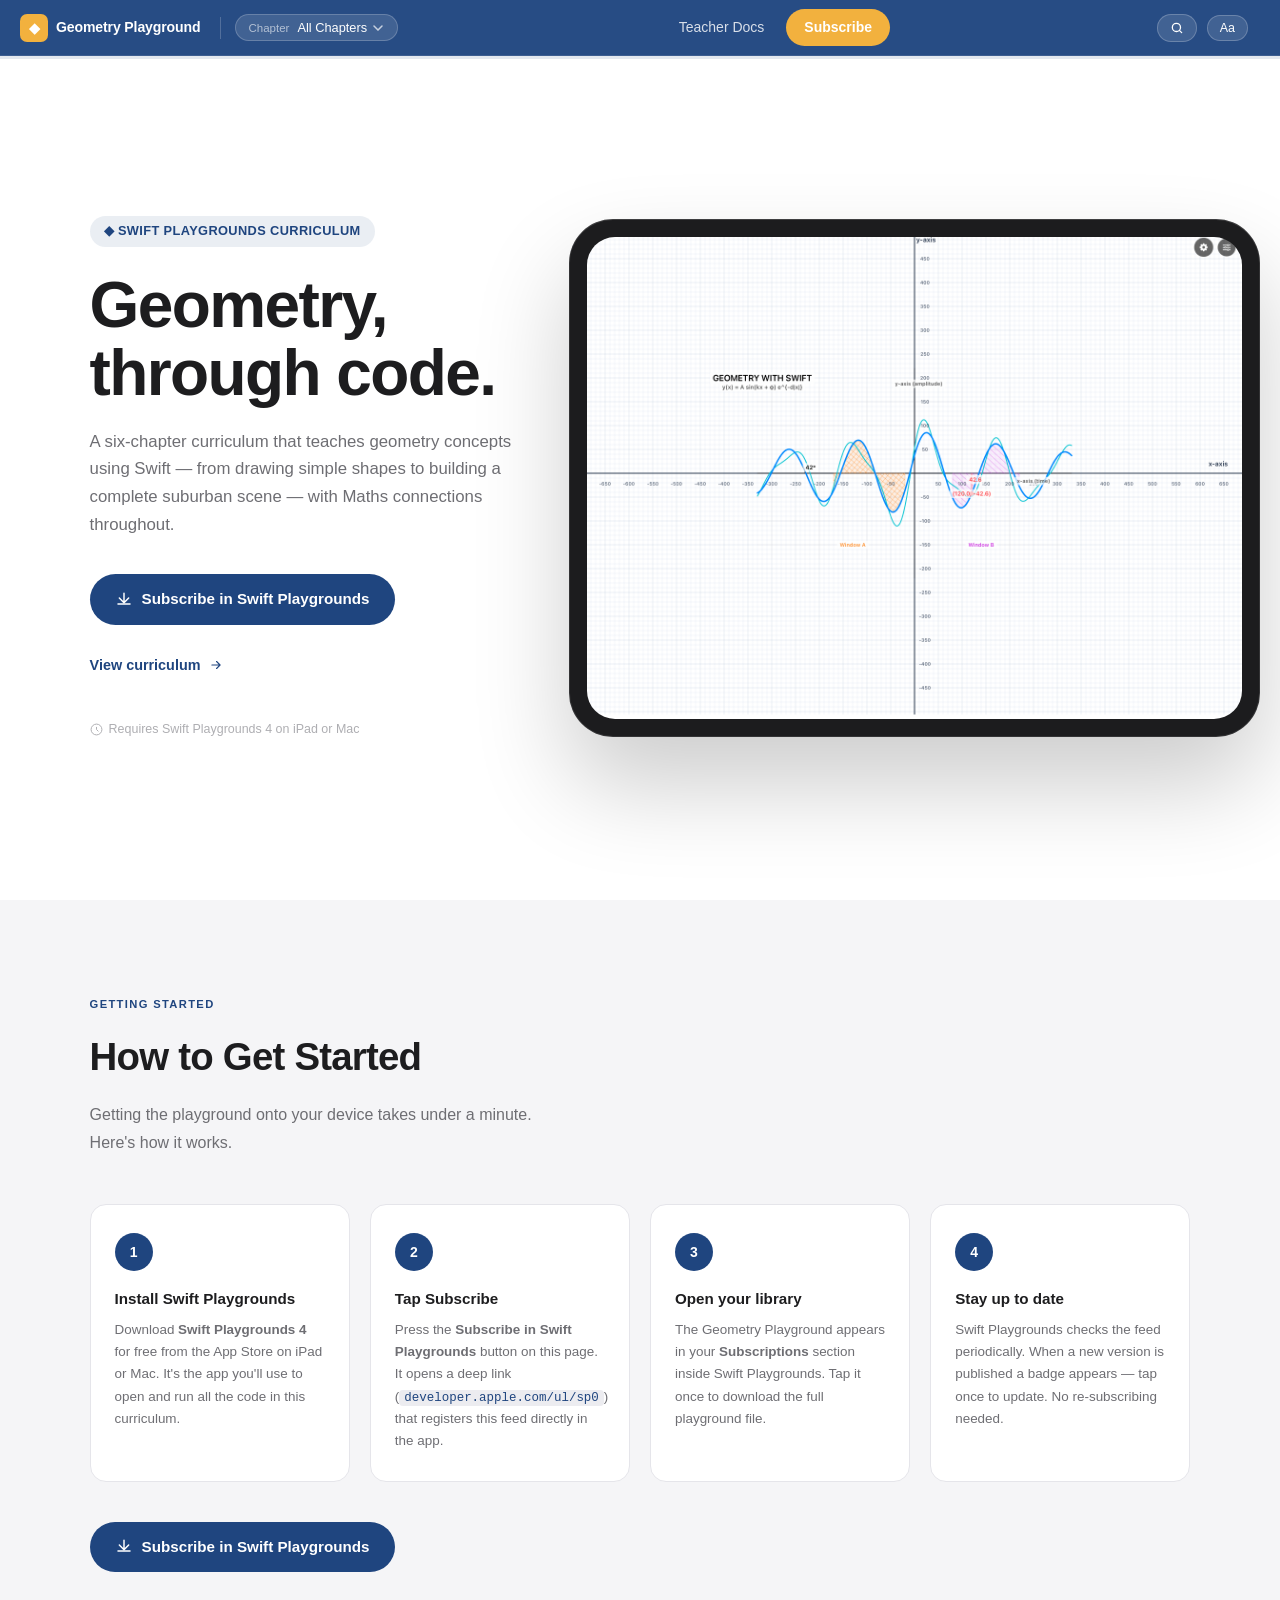
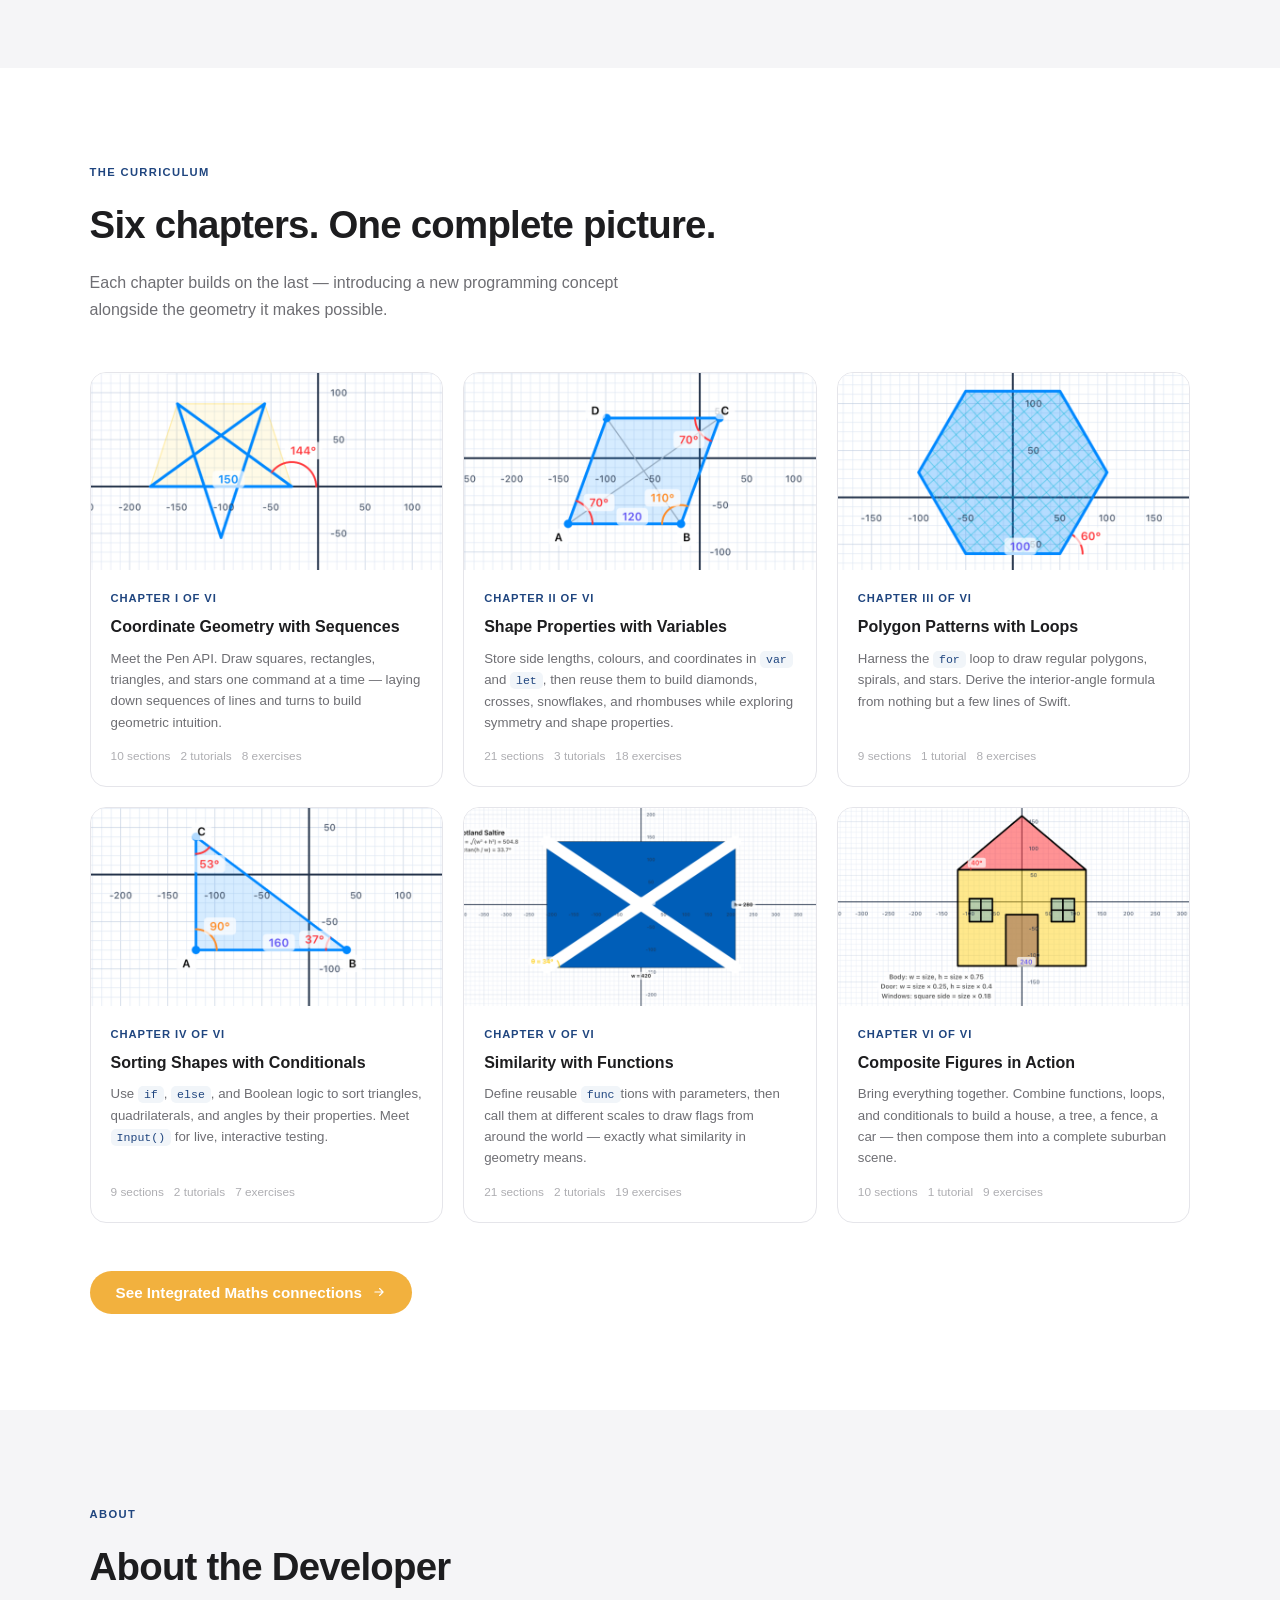
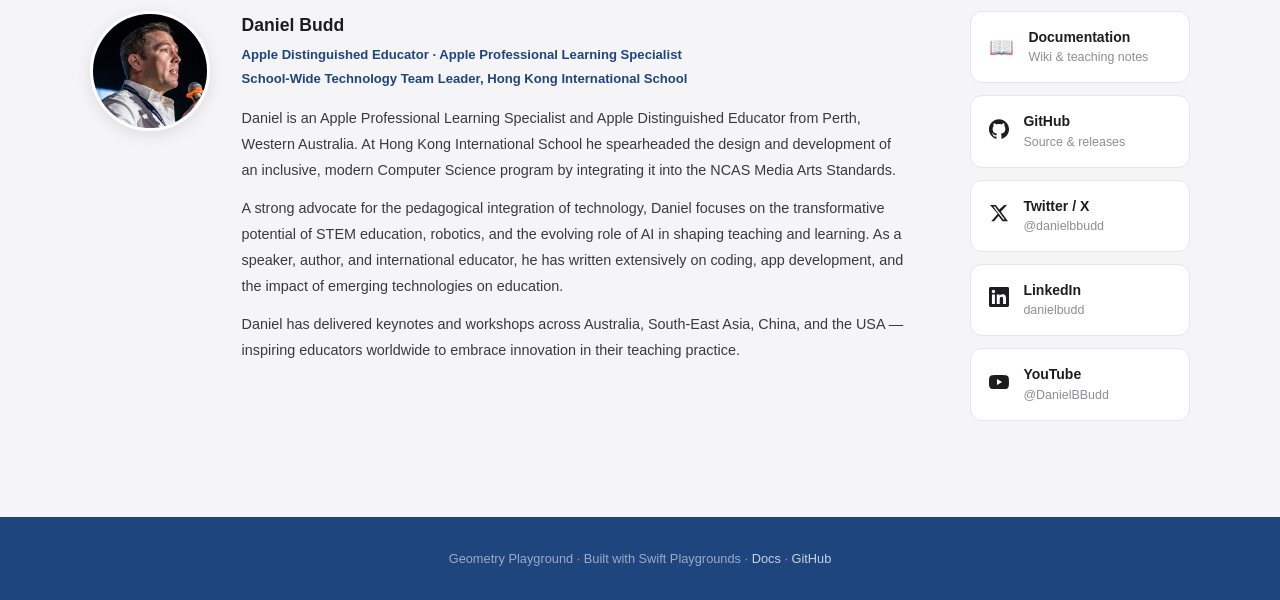
<file: index.html>
<!DOCTYPE html>
<html lang="en">
<head>
  <meta charset="UTF-8" />
  <meta name="viewport" content="width=device-width, initial-scale=1.0" />
  <title>Geometry Playground — Swift Playgrounds Curriculum</title>
  <!-- SEO -->
  <meta name="description" content="Geometry Playground is a free six-chapter Swift Playgrounds curriculum that teaches high school geometry through code — coordinate geometry, polygons, angles, and more. For iPad and Mac." />
  <meta name="keywords" content="Swift Playgrounds, geometry curriculum, iPad coding, high school math, Integrated Math, IM1, IM2, IM3, Swift programming, coordinate geometry, polygon properties, Apple Education, Daniel Budd" />
  <meta name="author" content="Daniel Budd" />
  <meta name="robots" content="index, follow" />
  <link rel="canonical" href="https://dbbudd.github.io/" />
  <!-- Open Graph -->
  <meta property="og:type" content="website" />
  <meta property="og:site_name" content="Geometry Playground" />
  <meta property="og:title" content="Geometry Playground — Swift Playgrounds Curriculum" />
  <meta property="og:description" content="A free six-chapter Swift Playgrounds curriculum teaching high school geometry through code. Aligned with Integrated Maths 1. Runs on iPad and Mac." />
  <meta property="og:url" content="https://dbbudd.github.io/" />
  <meta property="og:image" content="https://dbbudd.github.io/images/og-card.png" />
  <!-- Twitter Card -->
  <meta name="twitter:card" content="summary_large_image" />
  <meta name="twitter:creator" content="@DanielBBudd" />
  <meta name="twitter:title" content="Geometry Playground — Swift Playgrounds Curriculum" />
  <meta name="twitter:description" content="A free six-chapter Swift Playgrounds curriculum teaching high school geometry through code. Aligned with Integrated Maths 1. Runs on iPad and Mac." />
  <meta name="twitter:image" content="https://dbbudd.github.io/images/og-card.png" />
  <!-- Structured data -->
  <script type="application/ld+json">
  {
    "@context": "https://schema.org",
    "@type": "Course",
    "name": "Geometry Playground",
    "description": "A six-chapter Swift Playgrounds curriculum that teaches high school geometry through code, aligned with the Integrated Maths 1 curriculum.",
    "url": "https://dbbudd.github.io/",
    "inLanguage": "en",
    "educationalLevel": "High School",
    "teaches": "Geometry, Swift Programming, Coordinate Geometry, Polygon Properties, Angle Relationships, Shape Classification, Functions",
    "isAccessibleForFree": true,
    "provider": {
      "@type": "Person",
      "name": "Daniel Budd",
      "url": "https://dbbudd.github.io/",
      "sameAs": [
        "https://www.linkedin.com/in/danielbudd/",
        "https://www.youtube.com/@DanielBBudd",
        "https://github.com/dbbudd"
      ]
    },
    "hasCourseInstance": [
      { "@type": "CourseInstance", "name": "Chapter I — Coordinate Geometry with Sequences", "url": "https://dbbudd.github.io/01.html" },
      { "@type": "CourseInstance", "name": "Chapter II — Shape Properties with Variables", "url": "https://dbbudd.github.io/02.html" },
      { "@type": "CourseInstance", "name": "Chapter III — Polygon Patterns with Loops", "url": "https://dbbudd.github.io/03.html" },
      { "@type": "CourseInstance", "name": "Chapter IV — Sorting Shapes with Conditionals", "url": "https://dbbudd.github.io/04.html" },
      { "@type": "CourseInstance", "name": "Chapter V — Similarity with Functions", "url": "https://dbbudd.github.io/05.html" },
      { "@type": "CourseInstance", "name": "Chapter VI — Composite Figures in Action", "url": "https://dbbudd.github.io/06.html" }
    ]
  }
  </script>
  <link rel="stylesheet" href="course-ui/course-ui.css?v=4" />
  <link rel="stylesheet" href="styles.css?v=5" />
  <script>
    window.CourseUI = {
      brand:   { name: 'Geometry Playground', accent: '#F2B13E' },
      reading: { readingLine: true, readingPos: false, focusMode: false },
      search: {
        enabled: true,
        scope:   'site',
        pages: [
          'index.html',
          '01.html', '02.html', '03.html',
          '04.html', '05.html', '06.html'
        ]
      },
      vocab: {
        enabled: true,
        autoWrap: true,
        contentSelector: '.hero p, .chapter-card p, .chapter-card h2'
      },
      /* Landing page has no sidebar or chapter pill nav — chapter
         cards themselves are the navigation. Disable the mobile
         burger/drawer so nothing is injected. */
      mobile: { enabled: false }
    };
  </script>
  <script src="vocab/geometry.js?v=4"></script>
  <script src="course-ui/course-ui.js?v=4" defer></script>
  <style>
    /* ── Index page base ──────────────────────────────────── */
    body { display: block; }

    /* ── Topbar overrides for index page ─────────────────── */
    .topbar-progress { display: none; }
    .index-topbar-right {
      display: flex;
      align-items: center;
      gap: 8px;
      margin-left: auto;
    }
    .topbar-link {
      color: rgba(255,255,255,0.82);
      font-size: 0.875rem;
      font-weight: 500;
      padding: 6px 14px;
      border-radius: 6px;
      text-decoration: none;
      transition: color 0.15s, background 0.15s;
    }
    .topbar-link:hover { color: #fff; background: rgba(255,255,255,0.12); text-decoration: none; }
    .topbar-cta {
      background: var(--brand-amber);
      color: #fff !important;
      font-weight: 700;
      padding: 7px 18px;
      border-radius: 20px;
      font-size: 0.875rem;
    }
    .topbar-cta:hover { opacity: 0.9; background: var(--brand-amber) !important; }

    /* ── Hero ─────────────────────────────────────────────── */
    .hero {
      min-height: calc(100vh - var(--topbar-h));
      margin-top: var(--topbar-h);
      display: flex;
      align-items: center;
      padding: 64px 20px 64px 7vw;
      gap: 56px;
      overflow: hidden;
    }
    .hero-text {
      flex: 1;
      min-width: 280px;
      max-width: 500px;
    }
    .hero-eyebrow {
      display: inline-flex;
      align-items: center;
      gap: 8px;
      font-size: 0.8rem;
      font-weight: 700;
      color: var(--brand-navy);
      background: rgba(31,69,127,0.09);
      padding: 5px 14px;
      border-radius: 20px;
      margin-bottom: 24px;
      letter-spacing: 0.03em;
      text-transform: uppercase;
    }
    .hero h1 {
      font-size: clamp(2.6rem, 5vw, 4rem);
      font-weight: 800;
      line-height: 1.07;
      color: #1d1d1f;
      letter-spacing: -0.025em;
      margin-bottom: 20px;
    }
    .hero-sub {
      font-size: 1.05rem;
      color: #6e6e73;
      line-height: 1.65;
      margin-bottom: 36px;
      max-width: 440px;
    }
    .hero-actions {
      display: flex;
      align-items: center;
      gap: 16px;
      flex-wrap: wrap;
    }
    .btn-primary {
      display: inline-flex;
      align-items: center;
      gap: 10px;
      background: var(--brand-navy);
      color: #fff;
      font-size: 0.95rem;
      font-weight: 700;
      padding: 13px 26px;
      border-radius: 26px;
      text-decoration: none;
      transition: opacity 0.15s, transform 0.15s;
    }
    .btn-primary:hover { opacity: 0.88; transform: translateY(-1px); color: #fff; text-decoration: none; }
    .btn-ghost {
      display: inline-flex;
      align-items: center;
      gap: 8px;
      color: var(--brand-navy);
      font-size: 0.9rem;
      font-weight: 600;
      text-decoration: none;
      padding: 13px 0;
      border-bottom: 2px solid transparent;
      transition: border-color 0.15s;
    }
    .btn-ghost:hover { border-color: var(--brand-navy); color: var(--brand-navy); text-decoration: none; }
    .hero-note {
      margin-top: 28px;
      font-size: 0.78rem;
      color: #aeaeb2;
      display: flex;
      align-items: center;
      gap: 6px;
    }

    /* iPad device frame */
    .hero-device {
      flex: 1.15;
      display: flex;
      justify-content: flex-end;
      align-items: center;
    }
    .ipad-frame {
      position: relative;
      width: min(720px, 54vw);
      aspect-ratio: 2732/2048;
      background: #1c1c1e;
      border-radius: 44px;
      box-shadow:
        0 48px 96px rgba(0,0,0,0.2),
        0 0 0 1px rgba(255,255,255,0.1) inset,
        0 1px 0 rgba(255,255,255,0.06) inset;
      padding: 18px;
    }
    .ipad-screen {
      width: 100%;
      height: 100%;
      border-radius: 28px;
      overflow: hidden;
      background: #f2f2f7;
    }
    .ipad-screen img {
      width: 100%;
      height: 100%;
      object-fit: cover;
      display: block;
    }
    /* Shown when no image is present */
    .ipad-placeholder {
      width: 100%;
      height: 100%;
      display: flex;
      flex-direction: column;
      align-items: center;
      justify-content: center;
      background: linear-gradient(160deg, #f0f4fb 0%, #e4eaf6 100%);
      gap: 12px;
      color: #8e8e93;
      font-size: 0.82rem;
      text-align: center;
      padding: 32px;
    }
    .ipad-placeholder svg { opacity: 0.3; margin-bottom: 8px; }
    .ipad-placeholder strong { color: #6e6e73; font-size: 0.9rem; }

    /* ── Sections ──────────────────────────────────────────── */
    .index-section {
      padding: 96px 7vw;
      scroll-margin-top: var(--topbar-h);
    }
    .index-section.alt { background: #f5f5f7; }
    .s-eyebrow {
      font-size: 0.7rem;
      font-weight: 700;
      letter-spacing: 0.12em;
      text-transform: uppercase;
      color: var(--brand-navy);
      margin-bottom: 12px;
    }
    .s-title {
      font-size: clamp(1.7rem, 3vw, 2.4rem);
      font-weight: 800;
      color: #1d1d1f;
      letter-spacing: -0.02em;
      margin-bottom: 14px;
    }
    .s-lead {
      font-size: 1rem;
      color: #6e6e73;
      line-height: 1.7;
      max-width: 580px;
      margin-bottom: 48px;
    }

    /* ── How to Download ───────────────────────────────────── */
    .dl-steps {
      display: grid;
      grid-template-columns: repeat(auto-fit, minmax(220px, 1fr));
      gap: 20px;
      margin-bottom: 40px;
    }
    .dl-step {
      background: #fff;
      border: 1px solid #e5e5ea;
      border-radius: 16px;
      padding: 28px 24px;
    }
    .dl-step-num {
      width: 38px; height: 38px;
      border-radius: 50%;
      background: var(--brand-navy);
      color: #fff;
      font-size: 0.875rem;
      font-weight: 800;
      display: flex; align-items: center; justify-content: center;
      margin-bottom: 16px;
      flex-shrink: 0;
    }
    .dl-step h3 {
      font-size: 0.95rem;
      font-weight: 700;
      color: #1d1d1f;
      margin-bottom: 8px;
    }
    .dl-step p {
      font-size: 0.84rem;
      color: #6e6e73;
      line-height: 1.65;
    }
    .dl-step code {
      background: #ececf0;
      padding: 1px 5px;
      border-radius: 4px;
      font-size: 0.78rem;
    }

    /* ── Curriculum ────────────────────────────────────────── */
    .ch-grid {
      display: grid;
      grid-template-columns: repeat(3, 1fr);
      gap: 20px;
      margin-bottom: 40px;
    }
    @media (max-width: 900px) { .ch-grid { grid-template-columns: repeat(2, 1fr); } }
    @media (max-width: 580px) { .ch-grid { grid-template-columns: 1fr; } }

    .ch-card {
      background: #fff;
      border: 1px solid #e5e5ea;
      border-radius: 16px;
      overflow: hidden;
      text-decoration: none;
      color: inherit;
      transition: transform 0.15s, box-shadow 0.15s;
      display: flex;
      flex-direction: column;
    }
    .ch-card:hover {
      transform: translateY(-3px);
      box-shadow: 0 10px 28px rgba(0,0,0,0.08);
      text-decoration: none;
      color: inherit;
    }
    .ch-card-img {
      width: 100%;
      aspect-ratio: 16/9;
      object-fit: cover;
      display: block;
      background: linear-gradient(135deg, #e8eaf0 0%, #d4d8e8 100%);
    }
    .ch-card-img-placeholder {
      width: 100%;
      aspect-ratio: 16/9;
      background: linear-gradient(135deg, #eef0f5 0%, #dde1ed 100%);
      display: flex;
      align-items: center;
      justify-content: center;
      color: #c7c7cc;
      font-size: 0.75rem;
      font-weight: 600;
      letter-spacing: 0.06em;
      text-transform: uppercase;
    }
    .ch-card-body {
      padding: 20px;
      display: flex;
      flex-direction: column;
      flex: 1;
    }
    .ch-card-num {
      font-size: 0.7rem;
      font-weight: 700;
      letter-spacing: 0.08em;
      color: var(--brand-navy);
      text-transform: uppercase;
      margin-bottom: 6px;
    }
    .ch-card h3 {
      font-size: 1rem;
      font-weight: 700;
      color: #1d1d1f;
      margin-bottom: 8px;
    }
    .ch-card p {
      font-size: 0.83rem;
      color: #6e6e73;
      line-height: 1.6;
      flex: 1;
      margin-bottom: 14px;
    }
    .ch-card-meta {
      font-size: 0.74rem;
      color: #aeaeb2;
      display: flex;
      gap: 10px;
      flex-wrap: wrap;
    }
    .math-callout {
      background: rgba(31,69,127,0.06);
      border-left: 4px solid var(--brand-navy);
      border-radius: 0 12px 12px 0;
      padding: 20px 24px;
      max-width: 680px;
    }
    .math-callout h4 {
      font-size: 0.875rem;
      font-weight: 700;
      color: var(--brand-navy);
      margin-bottom: 6px;
    }
    .math-callout p {
      font-size: 0.84rem;
      color: #3a3a3c;
      line-height: 1.65;
    }

    /* ── Integrated Math ──────────────────────────────────── */
    .im-intro {
      display: grid;
      grid-template-columns: 1fr 1fr;
      gap: 32px;
      margin-bottom: 56px;
    }
    @media (max-width: 680px) { .im-intro { grid-template-columns: 1fr; } }
    .im-intro p { font-size: 0.92rem; color: #3a3a3c; line-height: 1.8; margin: 0; }
    .im-badge-row {
      display: flex;
      flex-wrap: wrap;
      gap: 8px;
      margin-top: 16px;
    }
    .im-badge {
      background: rgba(31,69,127,0.08);
      color: var(--brand-navy);
      font-size: 0.75rem;
      font-weight: 700;
      padding: 4px 12px;
      border-radius: 20px;
      letter-spacing: 0.03em;
    }

    /* Matrix */
    .im-matrix-wrap {
      overflow-x: auto;
      margin-bottom: 48px;
      border: 1px solid #e5e5ea;
      border-radius: 16px;
    }
    .im-matrix {
      width: 100%;
      border-collapse: collapse;
      font-size: 0.82rem;
      min-width: 600px;
    }
    .im-matrix thead th {
      background: var(--brand-navy);
      color: rgba(255,255,255,0.9);
      font-size: 0.7rem;
      font-weight: 700;
      letter-spacing: 0.06em;
      text-transform: uppercase;
      padding: 12px 16px;
      text-align: center;
    }
    .im-matrix thead th:first-child { text-align: left; border-radius: 15px 0 0 0; }
    .im-matrix thead th:last-child { border-radius: 0 15px 0 0; }
    .im-matrix tbody tr { border-bottom: 1px solid #f0f0f5; cursor: pointer; }
    .im-matrix tbody tr:last-child { border-bottom: none; }
    .im-matrix tbody tr:hover td { background: #f5f7ff; }
    .im-matrix tbody tr.im-row-open td { background: #eef1fb; }
    .im-matrix td {
      padding: 14px 16px;
      vertical-align: middle;
      background: #fff;
      transition: background 0.15s;
    }
    .im-matrix td:first-child {
      font-weight: 700;
      color: #1d1d1f;
      white-space: nowrap;
      min-width: 180px;
    }
    .im-row-label {
      display: flex;
      align-items: center;
      gap: 8px;
    }
    .im-row-chevron {
      margin-left: auto;
      padding-left: 12px;
      color: #c7c7cc;
      flex-shrink: 0;
      transition: transform 0.2s, color 0.2s;
    }
    .im-row-open .im-row-chevron {
      transform: rotate(180deg);
      color: var(--brand-navy);
    }
    .im-matrix td:not(:first-child) { text-align: center; }
    .im-dot {
      display: inline-block;
      width: 22px; height: 22px;
      border-radius: 50%;
      background: var(--brand-navy);
      opacity: 0.15;
    }
    .im-dot.full { opacity: 1; }
    .im-dot.partial { opacity: 0.45; }
    .im-matrix .ch-num {
      font-size: 0.68rem;
      font-weight: 800;
      color: rgba(255,255,255,0.6);
      display: block;
    }
    .im-expand-row { display: none; }
    .im-expand-row.open { display: table-row; }
    .im-expand-row td {
      background: #f0f3fc !important;
      padding: 0 !important;
      white-space: normal !important;
    }
    .im-expand-inner {
      padding: 20px 24px 24px;
      display: grid;
      grid-template-columns: repeat(auto-fit, minmax(min(200px, 100%), 1fr));
      gap: 16px;
      min-width: 0;
    }
    .im-ch-detail {
      background: #fff;
      border: 1px solid #dde3f0;
      border-radius: 12px;
      padding: 16px;
      overflow: hidden;
      min-width: 0;
    }
    .im-ch-detail-num {
      font-size: 0.68rem;
      font-weight: 700;
      color: var(--brand-navy);
      text-transform: uppercase;
      letter-spacing: 0.07em;
      margin-bottom: 4px;
    }
    .im-ch-detail h4 { font-size: 0.85rem; font-weight: 700; color: #1d1d1f; margin-bottom: 8px; word-wrap: break-word; }
    .im-ch-detail ul { margin: 0; padding-left: 16px; }
    .im-ch-detail li { font-size: 0.78rem; color: #3a3a3c; line-height: 1.6; margin-bottom: 3px; word-wrap: break-word; overflow-wrap: break-word; }

    /* Accordion */
    .im-accordion { display: flex; flex-direction: column; gap: 8px; }
    .im-acc-item {
      border: 1px solid #e5e5ea;
      border-radius: 12px;
      overflow: hidden;
      background: #fff;
    }
    .im-acc-trigger {
      width: 100%;
      display: flex;
      align-items: center;
      gap: 16px;
      padding: 18px 20px;
      background: none;
      border: none;
      cursor: pointer;
      text-align: left;
      transition: background 0.15s;
    }
    .im-acc-trigger:hover { background: #f5f7ff; }
    .im-acc-trigger.open { background: #eef1fb; }
    .im-acc-num {
      font-size: 0.7rem;
      font-weight: 800;
      color: var(--brand-navy);
      background: rgba(31,69,127,0.1);
      padding: 4px 10px;
      border-radius: 20px;
      flex-shrink: 0;
    }
    .im-acc-title { font-size: 0.95rem; font-weight: 700; color: #1d1d1f; flex: 1; }
    .im-acc-sub { font-size: 0.78rem; color: #8e8e93; }
    .im-acc-chevron {
      flex-shrink: 0;
      transition: transform 0.2s;
      color: #aeaeb2;
    }
    .im-acc-trigger.open .im-acc-chevron { transform: rotate(180deg); }
    .im-acc-body { display: none; padding: 0 20px 20px; }
    .im-acc-body.open { display: block; }
    .im-acc-body-inner {
      display: grid;
      grid-template-columns: repeat(auto-fit, minmax(270px, 1fr));
      gap: 16px;
      padding-top: 4px;
    }
    .im-standard {
      background: #f5f7ff;
      border-left: 3px solid var(--brand-navy);
      border-radius: 0 8px 8px 0;
      padding: 12px 14px;
    }
    .im-standard-code {
      font-size: 0.68rem;
      font-weight: 800;
      color: var(--brand-navy);
      text-transform: uppercase;
      letter-spacing: 0.06em;
      margin-bottom: 4px;
    }
    .im-standard p { font-size: 0.8rem; color: #3a3a3c; line-height: 1.55; margin: 0; }

    /* ── About the Developer ───────────────────────────────── */
    .dev-wrap {
      display: flex;
      gap: 64px;
      align-items: flex-start;
      flex-wrap: wrap;
    }
    .dev-profile {
      display: flex;
      gap: 32px;
      align-items: flex-start;
      flex: 1;
      min-width: 280px;
      flex-wrap: wrap;
    }
    .dev-headshot {
      flex-shrink: 0;
      width: 120px;
      height: 120px;
      border-radius: 50%;
      overflow: hidden;
      background: linear-gradient(135deg, #e8eaf0 0%, #d4d8e8 100%);
      border: 3px solid #fff;
      box-shadow: 0 4px 16px rgba(0,0,0,0.1);
      display: flex;
      align-items: center;
      justify-content: center;
      color: #aeaeb2;
      font-size: 0.72rem;
      text-align: center;
    }
    .dev-headshot img {
      width: 100%;
      height: 100%;
      object-fit: cover;
      display: block;
    }
    .dev-bio { flex: 1; min-width: 220px; }
    .dev-bio h3 {
      font-size: 1.1rem;
      font-weight: 700;
      color: #1d1d1f;
      margin-bottom: 4px;
    }
    .dev-bio .dev-title {
      font-size: 0.82rem;
      color: var(--brand-navy);
      font-weight: 600;
      margin-bottom: 16px;
    }
    .dev-bio p {
      font-size: 0.9rem;
      color: #3a3a3c;
      line-height: 1.8;
      margin-bottom: 12px;
    }
    .dev-links {
      display: flex;
      flex-direction: column;
      gap: 12px;
      flex-shrink: 0;
      min-width: 220px;
    }
    .dev-link {
      display: flex;
      align-items: center;
      gap: 14px;
      padding: 14px 18px;
      background: #fff;
      border: 1px solid #e5e5ea;
      border-radius: 12px;
      text-decoration: none;
      color: #1d1d1f;
      font-size: 0.875rem;
      font-weight: 600;
      transition: border-color 0.15s, transform 0.15s;
    }
    .dev-link:hover { border-color: var(--brand-navy); transform: translateX(4px); text-decoration: none; color: #1d1d1f; }
    .dev-link-icon { font-size: 1.25rem; flex-shrink: 0; }

    /* ── Footer ────────────────────────────────────────────── */
    .site-footer {
      background: var(--brand-navy);
      color: rgba(255,255,255,0.55);
      text-align: center;
      padding: 32px 40px;
      font-size: 0.8rem;
    }
    .site-footer a { color: rgba(255,255,255,0.75); text-decoration: none; }
    .site-footer a:hover { color: #fff; }

    /* ── Responsive ────────────────────────────────────────── */
    /* ── IM progression cards ──────────────────────────────── */
    .im-progression {
      display: flex;
      align-items: stretch;
      gap: 0;
      margin: 32px 0 40px;
    }
    .im-prog-card {
      flex: 1;
      background: #fff;
      border-radius: 14px;
      padding: 20px 22px;
      border-top: 3px solid transparent;
    }
    .im1-card { border-top-color: var(--brand-navy); }
    .im2-card { border-top-color: #3d8eb9; }
    .im3-card { border-top-color: #2a9d6f; }
    .im-prog-arrow {
      flex-shrink: 0;
      width: 40px;
      display: flex;
      align-items: center;
      justify-content: center;
      color: #c7c7cc;
      font-size: 1.3rem;
    }
    .im-prog-label {
      font-size: 0.68rem;
      font-weight: 700;
      letter-spacing: 0.1em;
      text-transform: uppercase;
      margin-bottom: 6px;
    }
    .im1-card .im-prog-label { color: var(--brand-navy); }
    .im2-card .im-prog-label { color: #3d8eb9; }
    .im3-card .im-prog-label { color: #2a9d6f; }
    .im-prog-card h4 { font-size: 0.95rem; font-weight: 700; color: #1d1d1f; margin: 0 0 6px; }
    .im-prog-card p { font-size: 0.82rem; color: #6e6e73; line-height: 1.55; margin: 0; }
    .im-course-tag {
      display: inline-block;
      font-size: 0.62rem;
      font-weight: 700;
      letter-spacing: 0.06em;
      padding: 2px 6px;
      border-radius: 4px;
      margin-left: 8px;
      vertical-align: middle;
      text-transform: uppercase;
    }
    .im-tag-1 { background: rgba(31,69,127,0.1); color: var(--brand-navy); }
    .im-tag-2 { background: rgba(61,142,185,0.12); color: #3d8eb9; }
    .im-tag-12 { background: rgba(31,69,127,0.08); color: #3a6199; }
    @media (max-width: 768px) {
      .im-progression { flex-direction: column; }
      .im-prog-arrow { width: auto; height: 28px; transform: rotate(90deg); }
    }

    @media (max-width: 768px) {
      .hero { flex-direction: column; padding: 40px 6vw 56px; gap: 40px; }
      .hero-text { max-width: 100%; }
      .hero-device { justify-content: center; }
      .ipad-frame { width: min(480px, 90vw); }
      .index-section { padding: 64px 6vw; }
      .dev-wrap { gap: 40px; }
      .dev-headshot { width: 88px; height: 88px; }
    }
  </style>
</head>
<body>

<a class="cu-skip-link" href="#top">Skip to main content</a>

<!-- ══════════════════════════════════════════════════════════
     TOP BAR
══════════════════════════════════════════════════════════ -->
<header class="topbar" id="topbar">
  <a href="index.html" class="topbar-logo">
    <span>◆</span>Geometry Playground
  </a>
  <div class="topbar-divider"></div>
  <!-- Chapter picker -->
  <div class="nav-pill" id="chapterPill">
    <button class="nav-pill-btn" onclick="togglePill('chapterPill')">
      <span class="pill-label">Chapter</span>
      All Chapters
      <svg width="10" height="6" viewBox="0 0 10 6" fill="none"><path d="M1 1l4 4 4-4" stroke="currentColor" stroke-width="1.5" stroke-linecap="round"/></svg>
    </button>
    <div class="nav-dropdown">
      <div class="nav-dropdown-heading">Chapters</div>
      <a href="01.html"><span class="dd-num">I</span> Coordinate Geometry</a>
      <a href="02.html"><span class="dd-num">II</span> Shape Properties</a>
      <a href="03.html"><span class="dd-num">III</span> Polygon Patterns</a>
      <a href="04.html"><span class="dd-num">IV</span> Sorting Shapes</a>
      <a href="05.html"><span class="dd-num">V</span> Similarity</a>
      <a href="06.html"><span class="dd-num">VI</span> Composite Figures</a>
    </div>
  </div>
  <!-- Right-side nav -->
  <div class="index-topbar-right">
    <a href="https://github.com/dbbudd/dbbudd.github.io/wiki" target="_blank" class="topbar-link">Teacher Docs</a>
    <a href="https://developer.apple.com/ul/sp0?url=https://dbbudd.github.io/feed.json"
       class="topbar-link topbar-cta">Subscribe</a>
  </div>
</header>

<!-- ══════════════════════════════════════════════════════════
     HERO
══════════════════════════════════════════════════════════ -->
<section class="hero" id="top">
  <div class="hero-text">
    <div class="hero-eyebrow">◆ Swift Playgrounds Curriculum</div>
    <h1>Geometry,<br>through code.</h1>
    <p class="hero-sub">A six-chapter curriculum that teaches geometry concepts using Swift — from drawing simple shapes to building a complete suburban scene — with Maths connections throughout.</p>
    <div class="hero-actions">
      <a class="btn-primary"
         href="https://developer.apple.com/ul/sp0?url=https://dbbudd.github.io/feed.json">
        <svg width="16" height="16" viewBox="0 0 24 24" fill="none"><path d="M12 2v13M5 9l7 7 7-7" stroke="currentColor" stroke-width="2.2" stroke-linecap="round" stroke-linejoin="round"/><path d="M3 18h18" stroke="currentColor" stroke-width="2.2" stroke-linecap="round"/></svg>
        Subscribe in Swift Playgrounds
      </a>
      <a class="btn-ghost" href="#curriculum">
        View curriculum
        <svg width="14" height="14" viewBox="0 0 24 24" fill="none"><path d="M5 12h14M13 6l6 6-6 6" stroke="currentColor" stroke-width="2" stroke-linecap="round" stroke-linejoin="round"/></svg>
      </a>
    </div>
    <p class="hero-note">
      <svg width="13" height="13" viewBox="0 0 24 24" fill="none"><path d="M12 22c5.523 0 10-4.477 10-10S17.523 2 12 2 2 6.477 2 12s4.477 10 10 10z" stroke="currentColor" stroke-width="1.8"/><path d="M12 8v4l3 3" stroke="currentColor" stroke-width="1.8" stroke-linecap="round"/></svg>
      Requires Swift Playgrounds 4 on iPad or Mac
    </p>
  </div>

  <!-- iPad device mockup — replace the placeholder with a real screenshot -->
  <div class="hero-device">
    <div class="ipad-frame">
      <div class="ipad-screen">
        <img src="images/Hero.png" alt="Geometry Playground running in Swift Playgrounds on iPad">
      </div>
    </div>
  </div>
</section>

<!-- ══════════════════════════════════════════════════════════
     HOW TO DOWNLOAD
══════════════════════════════════════════════════════════ -->
<section class="index-section alt" id="download">
  <p class="s-eyebrow">Getting started</p>
  <h2 class="s-title">How to Get Started</h2>
  <p class="s-lead">Getting the playground onto your device takes under a minute. <br />Here's how it works.</p>

  <div class="dl-steps">
    <div class="dl-step">
      <div class="dl-step-num">1</div>
      <h3>Install Swift Playgrounds</h3>
      <p>Download <strong>Swift Playgrounds 4</strong> for free from the App Store on iPad or Mac. It's the app you'll use to open and run all the code in this curriculum.</p>
    </div>
    <div class="dl-step">
      <div class="dl-step-num">2</div>
      <h3>Tap Subscribe</h3>
      <p>Press the <strong>Subscribe in Swift Playgrounds</strong> button on this page. It opens a deep link (<code>developer.apple.com/ul/sp0</code>) that registers this feed directly in the app.</p>
    </div>
    <div class="dl-step">
      <div class="dl-step-num">3</div>
      <h3>Open your library</h3>
      <p>The Geometry Playground appears in your <strong>Subscriptions</strong> section inside Swift Playgrounds. Tap it once to download the full playground file.</p>
    </div>
    <div class="dl-step">
      <div class="dl-step-num">4</div>
      <h3>Stay up to date</h3>
      <p>Swift Playgrounds checks the feed periodically. When a new version is published a badge appears — tap once to update. No re-subscribing needed.</p>
    </div>
  </div>

  <a class="btn-primary"
     href="https://developer.apple.com/ul/sp0?url=https://dbbudd.github.io/feed.json">
    <svg width="16" height="16" viewBox="0 0 24 24" fill="none"><path d="M12 2v13M5 9l7 7 7-7" stroke="currentColor" stroke-width="2.2" stroke-linecap="round" stroke-linejoin="round"/><path d="M3 18h18" stroke="currentColor" stroke-width="2.2" stroke-linecap="round"/></svg>
    Subscribe in Swift Playgrounds
  </a>
</section>

<!-- ══════════════════════════════════════════════════════════
     CURRICULUM
══════════════════════════════════════════════════════════ -->
<section class="index-section" id="curriculum">
  <p class="s-eyebrow">The curriculum</p>
  <h2 class="s-title">Six chapters. One complete picture.</h2>
  <p class="s-lead">Each chapter builds on the last — introducing a new programming concept alongside the geometry it makes possible.</p>

  <div class="ch-grid">
    <a href="01.html" class="ch-card">
      <img class="ch-card-img" src="images/ch01-hero.png" alt="Coordinate Geometry with Sequences — Chapter I of Geometry Playground">
      <div class="ch-card-body">
        <div class="ch-card-num">Chapter I of VI</div>
        <h3>Coordinate Geometry with Sequences</h3>
        <p>Meet the Pen API. Draw squares, rectangles, triangles, and stars one command at a time — laying down sequences of lines and turns to build geometric intuition.</p>
        <div class="ch-card-meta">
          <span>10 sections</span><span>2 tutorials</span><span>8 exercises</span>
        </div>
      </div>
    </a>
    <a href="02.html" class="ch-card">
      <img class="ch-card-img" src="images/ch02-hero.png" alt="Shape Properties with Variables — Chapter II">
      <div class="ch-card-body">
        <div class="ch-card-num">Chapter II of VI</div>
        <h3>Shape Properties with Variables</h3>
        <p>Store side lengths, colours, and coordinates in <code>var</code> and <code>let</code>, then reuse them to build diamonds, crosses, snowflakes, and rhombuses while exploring symmetry and shape properties.</p>
        <div class="ch-card-meta">
          <span>21 sections</span><span>3 tutorials</span><span>18 exercises</span>
        </div>
      </div>
    </a>
    <a href="03.html" class="ch-card">
      <img class="ch-card-img" src="images/ch03-hero.png" alt="Polygon Patterns with Loops — Chapter III">
      <div class="ch-card-body">
        <div class="ch-card-num">Chapter III of VI</div>
        <h3>Polygon Patterns with Loops</h3>
        <p>Harness the <code>for</code> loop to draw regular polygons, spirals, and stars. Derive the interior-angle formula from nothing but a few lines of Swift.</p>
        <div class="ch-card-meta">
          <span>9 sections</span><span>1 tutorial</span><span>8 exercises</span>
        </div>
      </div>
    </a>
    <a href="04.html" class="ch-card">
      <img class="ch-card-img" src="images/ch04-hero.png" alt="Sorting Shapes with Conditionals — Chapter IV">
      <div class="ch-card-body">
        <div class="ch-card-num">Chapter IV of VI</div>
        <h3>Sorting Shapes with Conditionals</h3>
        <p>Use <code>if</code>, <code>else</code>, and Boolean logic to sort triangles, quadrilaterals, and angles by their properties. Meet <code>Input()</code> for live, interactive testing.</p>
        <div class="ch-card-meta">
          <span>9 sections</span><span>2 tutorials</span><span>7 exercises</span>
        </div>
      </div>
    </a>
    <a href="05.html" class="ch-card">
      <img class="ch-card-img" src="images/ch05-hero.png" alt="Similarity with Functions — Chapter V">
      <div class="ch-card-body">
        <div class="ch-card-num">Chapter V of VI</div>
        <h3>Similarity with Functions</h3>
        <p>Define reusable <code>func</code>tions with parameters, then call them at different scales to draw flags from around the world — exactly what similarity in geometry means.</p>
        <div class="ch-card-meta">
          <span>21 sections</span><span>2 tutorials</span><span>19 exercises</span>
        </div>
      </div>
    </a>
    <a href="06.html" class="ch-card">
      <img class="ch-card-img" src="images/ch06-hero.png" alt="Composite Figures in Action — Chapter VI">
      <div class="ch-card-body">
        <div class="ch-card-num">Chapter VI of VI</div>
        <h3>Composite Figures in Action</h3>
        <p>Bring everything together. Combine functions, loops, and conditionals to build a house, a tree, a fence, a car — then compose them into a complete suburban scene.</p>
        <div class="ch-card-meta">
          <span>10 sections</span><span>1 tutorial</span><span>9 exercises</span>
        </div>
      </div>
    </a>
  </div>

  <button class="btn-primary" id="im-toggle-btn" onclick="toggleIM()" style="margin-top:8px;border:none;cursor:pointer;font-family:inherit;background:var(--brand-amber);">
    <span id="im-toggle-label">See Integrated Maths connections</span>
    <svg id="im-toggle-arrow" width="14" height="14" viewBox="0 0 24 24" fill="none" style="transition:transform 0.25s;"><path d="M5 12h14M13 6l6 6-6 6" stroke="currentColor" stroke-width="2" stroke-linecap="round" stroke-linejoin="round"/></svg>
  </button>
</section>

<!-- ══════════════════════════════════════════════════════════
     INTEGRATED MATH
══════════════════════════════════════════════════════════ -->
<section class="index-section alt" id="integrated-math" style="display:none;">
  <p class="s-eyebrow">Standards alignment · IM1 · IM2 · IM3</p>
  <h2 class="s-title">Integrated Maths</h2>

  <div class="im-intro">
    <p>The Integrated Maths sequence is a three-part high school mathematics programme that weaves algebra, geometry, and statistics into a unified curriculum — rather than treating them as separate subjects. Each course builds on the last, progressing from visual geometric reasoning through proportional thinking to analytic and algebraic geometry.</p>
    <div>
      <p>Geometry Playground is designed to sit alongside IM1, giving students a hands-on coding context for the geometric concepts they are studying in class. Because the curriculum emphasises reasoning and abstraction, it also lays the conceptual foundations that students will formalise in IM2 and IM3.</p>
      <div class="im-badge-row">
        <span class="im-badge">Coordinate Geometry</span>
        <span class="im-badge">Polygon Properties</span>
        <span class="im-badge">Angle Relationships</span>
        <span class="im-badge">Shape Classification</span>
        <span class="im-badge">Functions &amp; Abstraction</span>
        <span class="im-badge">Composite Figures</span>
      </div>
    </div>
  </div>

  <!-- ── Three-course progression ── -->
  <div class="im-progression">
    <div class="im-prog-card im1-card">
      <div class="im-prog-label">IM 1</div>
      <h4>Geometric Structure</h4>
      <p>Visual reasoning, transformations, congruence, and foundational measurement. <em>Primary alignment for Geometry Playground.</em></p>
    </div>
    <div class="im-prog-arrow">→</div>
    <div class="im-prog-card im2-card">
      <div class="im-prog-label">IM 2</div>
      <h4>Proportional Geometry</h4>
      <p>Similarity, trigonometry, circles, and formal deductive proof. Playground chapters on functions and scaling build early intuition here.</p>
    </div>
    <div class="im-prog-arrow">→</div>
    <div class="im-prog-card im3-card">
      <div class="im-prog-label">IM 3</div>
      <h4>Analytic Geometry</h4>
      <p>Coordinate proofs, trigonometric identities, and mathematical modelling. The coordinate and composition work in early chapters echoes here.</p>
    </div>
  </div>

  <!-- ── Interactive matrix ── -->
  <p class="s-eyebrow" style="margin-bottom:12px;">Coverage at a glance — click a row to explore</p>
  <div class="im-matrix-wrap">
    <table class="im-matrix">
      <thead>
        <tr>
          <th>Maths Concept</th>
          <th><span class="ch-num">Ch</span>01</th>
          <th><span class="ch-num">Ch</span>02</th>
          <th><span class="ch-num">Ch</span>03</th>
          <th><span class="ch-num">Ch</span>04</th>
          <th><span class="ch-num">Ch</span>05</th>
          <th><span class="ch-num">Ch</span>06</th>
        </tr>
      </thead>
      <tbody>
        <!-- Row 1 -->
        <tr onclick="toggleMatrixRow('r1')">
          <td><div class="im-row-label">Coordinate Geometry <span class="im-course-tag im-tag-1">IM1</span><svg class="im-row-chevron" width="14" height="14" viewBox="0 0 24 24" fill="none"><path d="M6 9l6 6 6-6" stroke="currentColor" stroke-width="2" stroke-linecap="round"/></svg></div></td>
          <td><span class="im-dot full"></span></td>
          <td><span class="im-dot full"></span></td>
          <td><span class="im-dot partial"></span></td>
          <td><span class="im-dot partial"></span></td>
          <td><span class="im-dot partial"></span></td>
          <td><span class="im-dot full"></span></td>
        </tr>
        <tr class="im-expand-row" id="r1">
          <td colspan="7">
            <div class="im-expand-inner">
              <div class="im-ch-detail"><div class="im-ch-detail-num">Ch I</div><h4>Coordinate Geometry</h4><ul><li>Plotting points on a Cartesian plane</li><li>Direction vectors and angle from origin</li><li>Computing distances between points</li></ul></div>
              <div class="im-ch-detail"><div class="im-ch-detail-num">Ch II</div><h4>Shape Properties</h4><ul><li>Translating shapes using coordinate offsets</li><li>Symmetry across axes</li></ul></div>
              <div class="im-ch-detail"><div class="im-ch-detail-num">Ch VI</div><h4>Composite Figures</h4><ul><li>Positioning composite figures using anchor coordinates</li><li>Scaling and translating sub-components</li></ul></div>
            </div>
          </td>
        </tr>
        <!-- Row 2 -->
        <tr onclick="toggleMatrixRow('r2')">
          <td><div class="im-row-label">Polygon Properties <span class="im-course-tag im-tag-1">IM1</span><svg class="im-row-chevron" width="14" height="14" viewBox="0 0 24 24" fill="none"><path d="M6 9l6 6 6-6" stroke="currentColor" stroke-width="2" stroke-linecap="round"/></svg></div></td>
          <td><span class="im-dot full"></span></td>
          <td><span class="im-dot full"></span></td>
          <td><span class="im-dot full"></span></td>
          <td><span class="im-dot partial"></span></td>
          <td><span class="im-dot partial"></span></td>
          <td><span class="im-dot full"></span></td>
        </tr>
        <tr class="im-expand-row" id="r2">
          <td colspan="7">
            <div class="im-expand-inner">
              <div class="im-ch-detail"><div class="im-ch-detail-num">Ch I</div><h4>Coordinate Geometry</h4><ul><li>Perimeter of squares, rectangles, triangles</li><li>Side lengths and proportions</li></ul></div>
              <div class="im-ch-detail"><div class="im-ch-detail-num">Ch II</div><h4>Shape Properties</h4><ul><li>Area and perimeter of irregular polygons</li><li>Lines of symmetry</li></ul></div>
              <div class="im-ch-detail"><div class="im-ch-detail-num">Ch III</div><h4>Polygon Patterns</h4><ul><li>Interior angles of regular polygons: (n−2)×180°</li><li>Exterior angles: 360°÷n</li><li>Relationship between sides and central angle</li></ul></div>
              <div class="im-ch-detail"><div class="im-ch-detail-num">Ch VI</div><h4>Composite Figures</h4><ul><li>Area of composite polygons</li><li>Decomposing complex shapes into simpler ones</li></ul></div>
            </div>
          </td>
        </tr>
        <!-- Row 3 -->
        <tr onclick="toggleMatrixRow('r3')">
          <td><div class="im-row-label">Angle Relationships <span class="im-course-tag im-tag-1">IM1</span><svg class="im-row-chevron" width="14" height="14" viewBox="0 0 24 24" fill="none"><path d="M6 9l6 6 6-6" stroke="currentColor" stroke-width="2" stroke-linecap="round"/></svg></div></td>
          <td><span class="im-dot full"></span></td>
          <td><span class="im-dot partial"></span></td>
          <td><span class="im-dot full"></span></td>
          <td><span class="im-dot full"></span></td>
          <td><span class="im-dot partial"></span></td>
          <td><span class="im-dot partial"></span></td>
        </tr>
        <tr class="im-expand-row" id="r3">
          <td colspan="7">
            <div class="im-expand-inner">
              <div class="im-ch-detail"><div class="im-ch-detail-num">Ch I</div><h4>Coordinate Geometry</h4><ul><li>Angle measurement in degrees</li><li>Turning angles to form closed shapes</li><li>Complementary and supplementary angles</li></ul></div>
              <div class="im-ch-detail"><div class="im-ch-detail-num">Ch III</div><h4>Polygon Patterns</h4><ul><li>Exterior angle theorem for polygons</li><li>Rotational symmetry and central angles</li></ul></div>
              <div class="im-ch-detail"><div class="im-ch-detail-num">Ch IV</div><h4>Sorting Shapes</h4><ul><li>Acute, right, obtuse angle identification</li><li>Triangle angle sum = 180°</li><li>Supplementary and vertical angles</li></ul></div>
            </div>
          </td>
        </tr>
        <!-- Row 4 -->
        <tr onclick="toggleMatrixRow('r4')">
          <td><div class="im-row-label">Shape Classification <span class="im-course-tag im-tag-1">IM1</span><svg class="im-row-chevron" width="14" height="14" viewBox="0 0 24 24" fill="none"><path d="M6 9l6 6 6-6" stroke="currentColor" stroke-width="2" stroke-linecap="round"/></svg></div></td>
          <td><span class="im-dot partial"></span></td>
          <td><span class="im-dot partial"></span></td>
          <td><span class="im-dot partial"></span></td>
          <td><span class="im-dot full"></span></td>
          <td><span class="im-dot partial"></span></td>
          <td><span class="im-dot partial"></span></td>
        </tr>
        <tr class="im-expand-row" id="r4">
          <td colspan="7">
            <div class="im-expand-inner">
              <div class="im-ch-detail"><div class="im-ch-detail-num">Ch IV</div><h4>Sorting Shapes</h4><ul><li>Triangle classification by side (scalene, isosceles, equilateral)</li><li>Triangle classification by angle (acute, right, obtuse)</li><li>Quadrilateral classification (parallelogram, rectangle, rhombus, square, trapezoid)</li><li>Boolean logic applied to geometric properties</li></ul></div>
            </div>
          </td>
        </tr>
        <!-- Row 5 -->
        <tr onclick="toggleMatrixRow('r5')">
          <td><div class="im-row-label">Variables &amp; Expressions <span class="im-course-tag im-tag-1">IM1</span><svg class="im-row-chevron" width="14" height="14" viewBox="0 0 24 24" fill="none"><path d="M6 9l6 6 6-6" stroke="currentColor" stroke-width="2" stroke-linecap="round"/></svg></div></td>
          <td><span class="im-dot partial"></span></td>
          <td><span class="im-dot full"></span></td>
          <td><span class="im-dot full"></span></td>
          <td><span class="im-dot partial"></span></td>
          <td><span class="im-dot full"></span></td>
          <td><span class="im-dot full"></span></td>
        </tr>
        <tr class="im-expand-row" id="r5">
          <td colspan="7">
            <div class="im-expand-inner">
              <div class="im-ch-detail"><div class="im-ch-detail-num">Ch II</div><h4>Shape Properties</h4><ul><li>Naming and substituting values into expressions</li><li>Side length as a variable</li></ul></div>
              <div class="im-ch-detail"><div class="im-ch-detail-num">Ch III</div><h4>Polygon Patterns</h4><ul><li>Loop counter as a geometric variable (step, radius, angle)</li><li>Expressing polygon angle formulas algebraically</li></ul></div>
              <div class="im-ch-detail"><div class="im-ch-detail-num">Ch V</div><h4>Similarity</h4><ul><li>Parameters as variable inputs to geometric functions</li><li>Evaluating expressions for different parameter values</li></ul></div>
            </div>
          </td>
        </tr>
        <!-- Row 6 -->
        <tr onclick="toggleMatrixRow('r6')">
          <td><div class="im-row-label">Functions &amp; Abstraction <span class="im-course-tag im-tag-12">IM1–2</span><svg class="im-row-chevron" width="14" height="14" viewBox="0 0 24 24" fill="none"><path d="M6 9l6 6 6-6" stroke="currentColor" stroke-width="2" stroke-linecap="round"/></svg></div></td>
          <td><span class="im-dot"></span></td>
          <td><span class="im-dot"></span></td>
          <td><span class="im-dot partial"></span></td>
          <td><span class="im-dot partial"></span></td>
          <td><span class="im-dot full"></span></td>
          <td><span class="im-dot full"></span></td>
        </tr>
        <tr class="im-expand-row" id="r6">
          <td colspan="7">
            <div class="im-expand-inner">
              <div class="im-ch-detail"><div class="im-ch-detail-num">Ch V</div><h4>Similarity</h4><ul><li>Function definition, parameters, and return values</li><li>Geometric transformations as functions</li><li>Scale and proportion in similar figures</li><li>Drawing flags using parameterised shapes</li></ul></div>
              <div class="im-ch-detail"><div class="im-ch-detail-num">Ch VI</div><h4>Composite Figures</h4><ul><li>Decomposition: breaking a scene into reusable components</li><li>Function composition to build complex figures</li></ul></div>
            </div>
          </td>
        </tr>
        <!-- Row 7 -->
        <tr onclick="toggleMatrixRow('r7')">
          <td><div class="im-row-label">Composite Figures &amp; Area <span class="im-course-tag im-tag-1">IM1</span><svg class="im-row-chevron" width="14" height="14" viewBox="0 0 24 24" fill="none"><path d="M6 9l6 6 6-6" stroke="currentColor" stroke-width="2" stroke-linecap="round"/></svg></div></td>
          <td><span class="im-dot partial"></span></td>
          <td><span class="im-dot partial"></span></td>
          <td><span class="im-dot partial"></span></td>
          <td><span class="im-dot"></span></td>
          <td><span class="im-dot partial"></span></td>
          <td><span class="im-dot full"></span></td>
        </tr>
        <tr class="im-expand-row" id="r7">
          <td colspan="7">
            <div class="im-expand-inner">
              <div class="im-ch-detail"><div class="im-ch-detail-num">Ch I</div><h4>Coordinate Geometry</h4><ul><li>Area of squares, rectangles, triangles</li></ul></div>
              <div class="im-ch-detail"><div class="im-ch-detail-num">Ch II</div><h4>Shape Properties</h4><ul><li>Area of diamonds, crosses — decomposing into simpler shapes</li></ul></div>
              <div class="im-ch-detail"><div class="im-ch-detail-num">Ch VI</div><h4>Composite Figures</h4><ul><li>Total area of a composite scene</li><li>Real-world geometric modelling</li><li>Perimeter of complex irregular shapes</li></ul></div>
            </div>
          </td>
        </tr>
      </tbody>
    </table>
  </div>

  <!-- ── Chapter accordion ── -->
  <p class="s-eyebrow" style="margin-bottom:16px;">Chapter-by-chapter breakdown</p>
  <div class="im-accordion">

    <div class="im-acc-item">
      <button class="im-acc-trigger" onclick="toggleAcc(this)">
        <span class="im-acc-num">Ch I</span>
        <span class="im-acc-title">Coordinate Geometry with Sequences</span>
        <span class="im-acc-sub">Coordinates · Angles · Basic shapes</span>
        <svg class="im-acc-chevron" width="16" height="16" viewBox="0 0 24 24" fill="none"><path d="M6 9l6 6 6-6" stroke="currentColor" stroke-width="2" stroke-linecap="round"/></svg>
      </button>
      <div class="im-acc-body">
        <div class="im-acc-body-inner">
          <div class="im-standard"><div class="im-standard-code">G-CO.1</div><p>Know precise definitions of angle, circle, perpendicular line, parallel line, and line segment.</p></div>
          <div class="im-standard"><div class="im-standard-code">G-GPE.7</div><p>Use coordinates to compute perimeters of polygons and areas of triangles and rectangles.</p></div>
          <div class="im-standard"><div class="im-standard-code">Angle Measure</div><p>Classify angles as acute, right, obtuse, or straight and use degree measure to construct shapes.</p></div>
          <div class="im-standard"><div class="im-standard-code">Area & Perimeter</div><p>Calculate and compare area and perimeter of squares, rectangles, and triangles drawn in code.</p></div>
        </div>
      </div>
    </div>

    <div class="im-acc-item">
      <button class="im-acc-trigger" onclick="toggleAcc(this)">
        <span class="im-acc-num">Ch II</span>
        <span class="im-acc-title">Shape Properties with Variables</span>
        <span class="im-acc-sub">Variables · Area · Symmetry</span>
        <svg class="im-acc-chevron" width="16" height="16" viewBox="0 0 24 24" fill="none"><path d="M6 9l6 6 6-6" stroke="currentColor" stroke-width="2" stroke-linecap="round"/></svg>
      </button>
      <div class="im-acc-body">
        <div class="im-acc-body-inner">
          <div class="im-standard"><div class="im-standard-code">A-SSE.1</div><p>Interpret parts of an expression — use a variable to represent a side length and substitute values.</p></div>
          <div class="im-standard"><div class="im-standard-code">G-CO.3</div><p>Given a rectangle, parallelogram, trapezoid, or regular polygon, describe the symmetries.</p></div>
          <div class="im-standard"><div class="im-standard-code">Reflective Symmetry</div><p>Identify and draw lines of symmetry in shapes drawn with multiple pens.</p></div>
          <div class="im-standard"><div class="im-standard-code">Area of Polygons</div><p>Decompose irregular polygons (diamonds, crosses) into rectangles and triangles to find area.</p></div>
        </div>
      </div>
    </div>

    <div class="im-acc-item">
      <button class="im-acc-trigger" onclick="toggleAcc(this)">
        <span class="im-acc-num">Ch III</span>
        <span class="im-acc-title">Polygon Patterns with Loops</span>
        <span class="im-acc-sub">Interior angles · Rotational symmetry · Polygon formula</span>
        <svg class="im-acc-chevron" width="16" height="16" viewBox="0 0 24 24" fill="none"><path d="M6 9l6 6 6-6" stroke="currentColor" stroke-width="2" stroke-linecap="round"/></svg>
      </button>
      <div class="im-acc-body">
        <div class="im-acc-body-inner">
          <div class="im-standard"><div class="im-standard-code">G-CO.3</div><p>Describe rotational symmetry of regular polygons — the loop count equals the order of symmetry.</p></div>
          <div class="im-standard"><div class="im-standard-code">Interior Angles</div><p>Derive and apply the formula (n−2)×180° for the sum of interior angles of an n-sided polygon.</p></div>
          <div class="im-standard"><div class="im-standard-code">Exterior Angles</div><p>Each exterior angle of a regular n-gon = 360°÷n — used directly as the loop turning angle.</p></div>
          <div class="im-standard"><div class="im-standard-code">Iteration Pattern</div><p>Recognise and express a repeating geometric pattern algebraically, then encode it as a loop.</p></div>
        </div>
      </div>
    </div>

    <div class="im-acc-item">
      <button class="im-acc-trigger" onclick="toggleAcc(this)">
        <span class="im-acc-num">Ch IV</span>
        <span class="im-acc-title">Sorting Shapes with Conditionals</span>
        <span class="im-acc-sub">Triangle classification · Quadrilaterals · Boolean logic</span>
        <svg class="im-acc-chevron" width="16" height="16" viewBox="0 0 24 24" fill="none"><path d="M6 9l6 6 6-6" stroke="currentColor" stroke-width="2" stroke-linecap="round"/></svg>
      </button>
      <div class="im-acc-body">
        <div class="im-acc-body-inner">
          <div class="im-standard"><div class="im-standard-code">G-CO.10</div><p>Prove theorems about triangles — angle sum, base angles of isosceles triangles.</p></div>
          <div class="im-standard"><div class="im-standard-code">Triangle by Sides</div><p>Classify triangles as scalene, isosceles, or equilateral using side-length comparisons in code.</p></div>
          <div class="im-standard"><div class="im-standard-code">Triangle by Angles</div><p>Classify triangles as acute, right, or obtuse using conditional tests on angle measures.</p></div>
          <div class="im-standard"><div class="im-standard-code">Quadrilaterals</div><p>Apply properties of parallelograms, rectangles, rhombuses, squares, and trapezoids to classify shapes programmatically.</p></div>
          <div class="im-standard"><div class="im-standard-code">Angle Relationships</div><p>Use supplementary, complementary, and vertical angle relationships as classification conditions.</p></div>
        </div>
      </div>
    </div>

    <div class="im-acc-item">
      <button class="im-acc-trigger" onclick="toggleAcc(this)">
        <span class="im-acc-num">Ch V</span>
        <span class="im-acc-title">Similarity with Functions</span>
        <span class="im-acc-sub">Functions · Parameters · Similarity &amp; scale</span>
        <svg class="im-acc-chevron" width="16" height="16" viewBox="0 0 24 24" fill="none"><path d="M6 9l6 6 6-6" stroke="currentColor" stroke-width="2" stroke-linecap="round"/></svg>
      </button>
      <div class="im-acc-body">
        <div class="im-acc-body-inner">
          <div class="im-standard"><div class="im-standard-code">F-IF.1</div><p>Understand that a function assigns exactly one output to each input — mirrored in parameterised drawing functions.</p></div>
          <div class="im-standard"><div class="im-standard-code">G-SRT.1</div><p>Verify experimentally the properties of dilations — scale a shape by changing a parameter and observe proportional change.</p></div>
          <div class="im-standard"><div class="im-standard-code">Similarity</div><p>Two shapes are similar if one is a dilation of the other — functions make this relationship explicit through a scale parameter.</p></div>
          <div class="im-standard"><div class="im-standard-code">Geometric Transformations</div><p>Encode translation, scaling, and rotation as functions with parameters for distance, factor, and angle.</p></div>
        </div>
      </div>
    </div>

    <div class="im-acc-item">
      <button class="im-acc-trigger" onclick="toggleAcc(this)">
        <span class="im-acc-num">Ch VI</span>
        <span class="im-acc-title">Composite Figures in Action</span>
        <span class="im-acc-sub">Composite figures · Real-world modelling · Area</span>
        <svg class="im-acc-chevron" width="16" height="16" viewBox="0 0 24 24" fill="none"><path d="M6 9l6 6 6-6" stroke="currentColor" stroke-width="2" stroke-linecap="round"/></svg>
      </button>
      <div class="im-acc-body">
        <div class="im-acc-body-inner">
          <div class="im-standard"><div class="im-standard-code">G-MG.1</div><p>Use geometric shapes, their measures, and their properties to describe objects — model a house, tree, or car with polygons.</p></div>
          <div class="im-standard"><div class="im-standard-code">G-GMD.3</div><p>Use volume formulas for cylinders, pyramids, cones, and spheres — introduced through 2D analogues in the scene.</p></div>
          <div class="im-standard"><div class="im-standard-code">Composite Area</div><p>Calculate the total area of a suburban scene by summing the areas of its geometric components.</p></div>
          <div class="im-standard"><div class="im-standard-code">Decomposition</div><p>Break a complex real-world object into primitive geometric shapes — the key problem-solving strategy of the chapter.</p></div>
        </div>
      </div>
    </div>

  </div>
</section>

<!-- ══════════════════════════════════════════════════════════
     ABOUT THE DEVELOPER
══════════════════════════════════════════════════════════ -->
<section class="index-section alt" id="about">
  <p class="s-eyebrow">About</p>
  <h2 class="s-title">About the Developer</h2>

  <div class="dev-wrap">
    <div class="dev-profile">
      <!-- Headshot: replace placeholder with <img src="images/daniel-budd.jpg" alt="Daniel Budd"> -->
      <div class="dev-headshot">
        <img src="images/profile.png" alt="Daniel Budd">
      </div>
      <div class="dev-bio">
        <h3>Daniel Budd</h3>
        <p class="dev-title">Apple Distinguished Educator · Apple Professional Learning Specialist<br>School-Wide Technology Team Leader, Hong Kong International School</p>
        <p>Daniel is an Apple Professional Learning Specialist and Apple Distinguished Educator from Perth, Western Australia. At Hong Kong International School he spearheaded the design and development of an inclusive, modern Computer Science program by integrating it into the NCAS Media Arts Standards.</p>
        <p>A strong advocate for the pedagogical integration of technology, Daniel focuses on the transformative potential of STEM education, robotics, and the evolving role of AI in shaping teaching and learning. As a speaker, author, and international educator, he has written extensively on coding, app development, and the impact of emerging technologies on education.</p>
        <p>Daniel has delivered keynotes and workshops across Australia, South-East Asia, China, and the USA — inspiring educators worldwide to embrace innovation in their teaching practice.</p>
      </div>
    </div>
    <div class="dev-links">
      <a href="https://github.com/dbbudd/dbbudd.github.io/wiki" target="_blank" class="dev-link">
        <span class="dev-link-icon">📖</span>
        <div>
          <div>Documentation</div>
          <div style="font-weight:400;font-size:0.78rem;color:#8e8e93;">Wiki &amp; teaching notes</div>
        </div>
      </a>
      <a href="https://github.com/dbbudd" target="_blank" class="dev-link">
        <span class="dev-link-icon">
          <svg width="20" height="20" viewBox="0 0 24 24" fill="currentColor"><path d="M12 .297c-6.63 0-12 5.373-12 12 0 5.303 3.438 9.8 8.205 11.385.6.113.82-.258.82-.577 0-.285-.01-1.04-.015-2.04-3.338.724-4.042-1.61-4.042-1.61C4.422 18.07 3.633 17.7 3.633 17.7c-1.087-.744.084-.729.084-.729 1.205.084 1.838 1.236 1.838 1.236 1.07 1.835 2.809 1.305 3.495.998.108-.776.417-1.305.76-1.605-2.665-.3-5.466-1.332-5.466-5.93 0-1.31.465-2.38 1.235-3.22-.135-.303-.54-1.523.105-3.176 0 0 1.005-.322 3.3 1.23.96-.267 1.98-.399 3-.405 1.02.006 2.04.138 3 .405 2.28-1.552 3.285-1.23 3.285-1.23.645 1.653.24 2.873.12 3.176.765.84 1.23 1.91 1.23 3.22 0 4.61-2.805 5.625-5.475 5.92.42.36.81 1.096.81 2.22 0 1.606-.015 2.896-.015 3.286 0 .315.21.69.825.57C20.565 22.092 24 17.592 24 12.297c0-6.627-5.373-12-12-12"/></svg>
        </span>
        <div>
          <div>GitHub</div>
          <div style="font-weight:400;font-size:0.78rem;color:#8e8e93;">Source &amp; releases</div>
        </div>
      </a>
      <a href="https://twitter.com/danielbbudd" target="_blank" class="dev-link">
        <span class="dev-link-icon">
          <svg width="20" height="20" viewBox="0 0 24 24" fill="currentColor"><path d="M18.244 2.25h3.308l-7.227 8.26 8.502 11.24H16.17l-4.714-6.231-5.401 6.231H2.744l7.737-8.835L1.254 2.25H8.08l4.259 5.629L18.244 2.25zm-1.161 17.52h1.833L7.084 4.126H5.117z"/></svg>
        </span>
        <div>
          <div>Twitter / X</div>
          <div style="font-weight:400;font-size:0.78rem;color:#8e8e93;">@danielbbudd</div>
        </div>
      </a>
      <a href="https://www.linkedin.com/in/danielbudd/" target="_blank" class="dev-link">
        <span class="dev-link-icon">
          <svg width="20" height="20" viewBox="0 0 24 24" fill="currentColor"><path d="M20.447 20.452h-3.554v-5.569c0-1.328-.027-3.037-1.852-3.037-1.853 0-2.136 1.445-2.136 2.939v5.667H9.351V9h3.414v1.561h.046c.477-.9 1.637-1.85 3.37-1.85 3.601 0 4.267 2.37 4.267 5.455v6.286zM5.337 7.433a2.062 2.062 0 01-2.063-2.065 2.064 2.064 0 112.063 2.065zm1.782 13.019H3.555V9h3.564v11.452zM22.225 0H1.771C.792 0 0 .774 0 1.729v20.542C0 23.227.792 24 1.771 24h20.451C23.2 24 24 23.227 24 22.271V1.729C24 .774 23.2 0 22.222 0h.003z"/></svg>
        </span>
        <div>
          <div>LinkedIn</div>
          <div style="font-weight:400;font-size:0.78rem;color:#8e8e93;">danielbudd</div>
        </div>
      </a>
      <a href="https://www.youtube.com/@DanielBBudd" target="_blank" class="dev-link">
        <span class="dev-link-icon">
          <svg width="20" height="20" viewBox="0 0 24 24" fill="currentColor"><path d="M23.498 6.186a3.016 3.016 0 00-2.122-2.136C19.505 3.545 12 3.545 12 3.545s-7.505 0-9.377.505A3.017 3.017 0 00.502 6.186C0 8.07 0 12 0 12s0 3.93.502 5.814a3.016 3.016 0 002.122 2.136c1.871.505 9.376.505 9.376.505s7.505 0 9.377-.505a3.015 3.015 0 002.122-2.136C24 15.93 24 12 24 12s0-3.93-.502-5.814zM9.545 15.568V8.432L15.818 12l-6.273 3.568z"/></svg>
        </span>
        <div>
          <div>YouTube</div>
          <div style="font-weight:400;font-size:0.78rem;color:#8e8e93;">@DanielBBudd</div>
        </div>
      </a>
    </div>
  </div>
</section>

<!-- ══════════════════════════════════════════════════════════
     FOOTER
══════════════════════════════════════════════════════════ -->
<footer class="site-footer">
  <p>Geometry Playground · Built with Swift Playgrounds · <a href="https://github.com/dbbudd/dbbudd.github.io/wiki">Docs</a> · <a href="https://github.com/dbbudd">GitHub</a></p>
</footer>

<script>
/* ═══════════════════════════════════════════════════════════════
   NAV PILL DROPDOWNS
═══════════════════════════════════════════════════════════════ */
function togglePill(id) {
  const pill = document.getElementById(id);
  const isOpen = pill.classList.contains('open');
  document.querySelectorAll('.nav-pill').forEach(p => p.classList.remove('open'));
  if (!isOpen) pill.classList.add('open');
}
document.addEventListener('click', e => {
  if (!e.target.closest('.nav-pill')) {
    document.querySelectorAll('.nav-pill').forEach(p => p.classList.remove('open'));
  }
});

/* ── Integrated Math matrix ─────────────────────────────── */
function toggleMatrixRow(id) {
  const row = document.getElementById(id);
  const trigger = row.previousElementSibling;
  const isOpen = row.classList.contains('open');
  // close all
  document.querySelectorAll('.im-expand-row').forEach(r => r.classList.remove('open'));
  document.querySelectorAll('.im-matrix tbody tr:not(.im-expand-row)').forEach(r => r.classList.remove('im-row-open'));
  // open clicked (if it was closed)
  if (!isOpen) {
    row.classList.add('open');
    trigger.classList.add('im-row-open');
  }
}

/* ── IM section toggle ──────────────────────────────────── */
function toggleIM() {
  const section = document.getElementById('integrated-math');
  const label   = document.getElementById('im-toggle-label');
  const arrow   = document.getElementById('im-toggle-arrow');
  const isOpen  = section.style.display !== 'none';
  if (isOpen) {
    section.style.display = 'none';
    label.textContent = 'See Integrated Maths connections';
    arrow.style.transform = '';
  } else {
    section.style.display = '';
    label.textContent = 'Hide Integrated Maths connections';
    arrow.style.transform = 'rotate(90deg)';
    section.scrollIntoView({ behavior: 'smooth', block: 'start' });
  }
}

/* ── Chapter accordion ──────────────────────────────────── */
function toggleAcc(btn) {
  const body = btn.nextElementSibling;
  const isOpen = btn.classList.contains('open');
  btn.classList.toggle('open', !isOpen);
  body.classList.toggle('open', !isOpen);
}
</script>
</body>
</html>
</file>
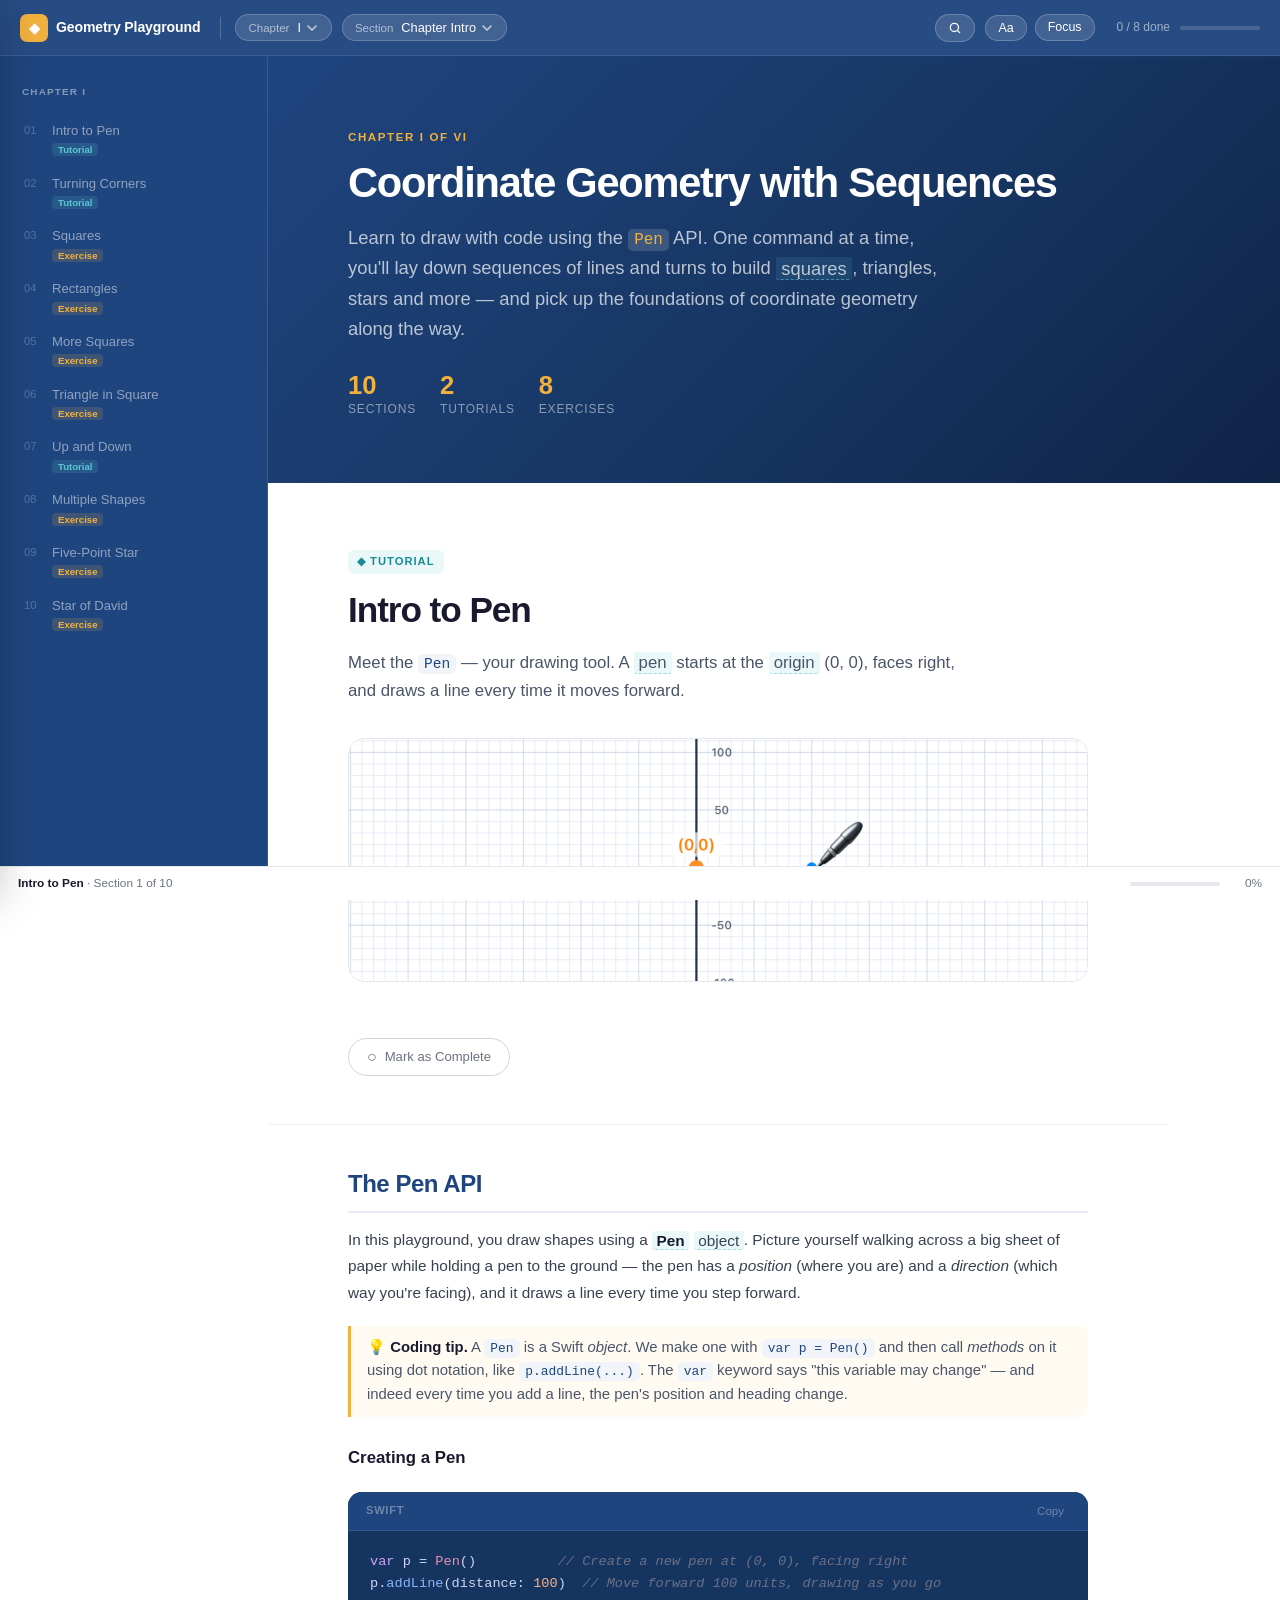
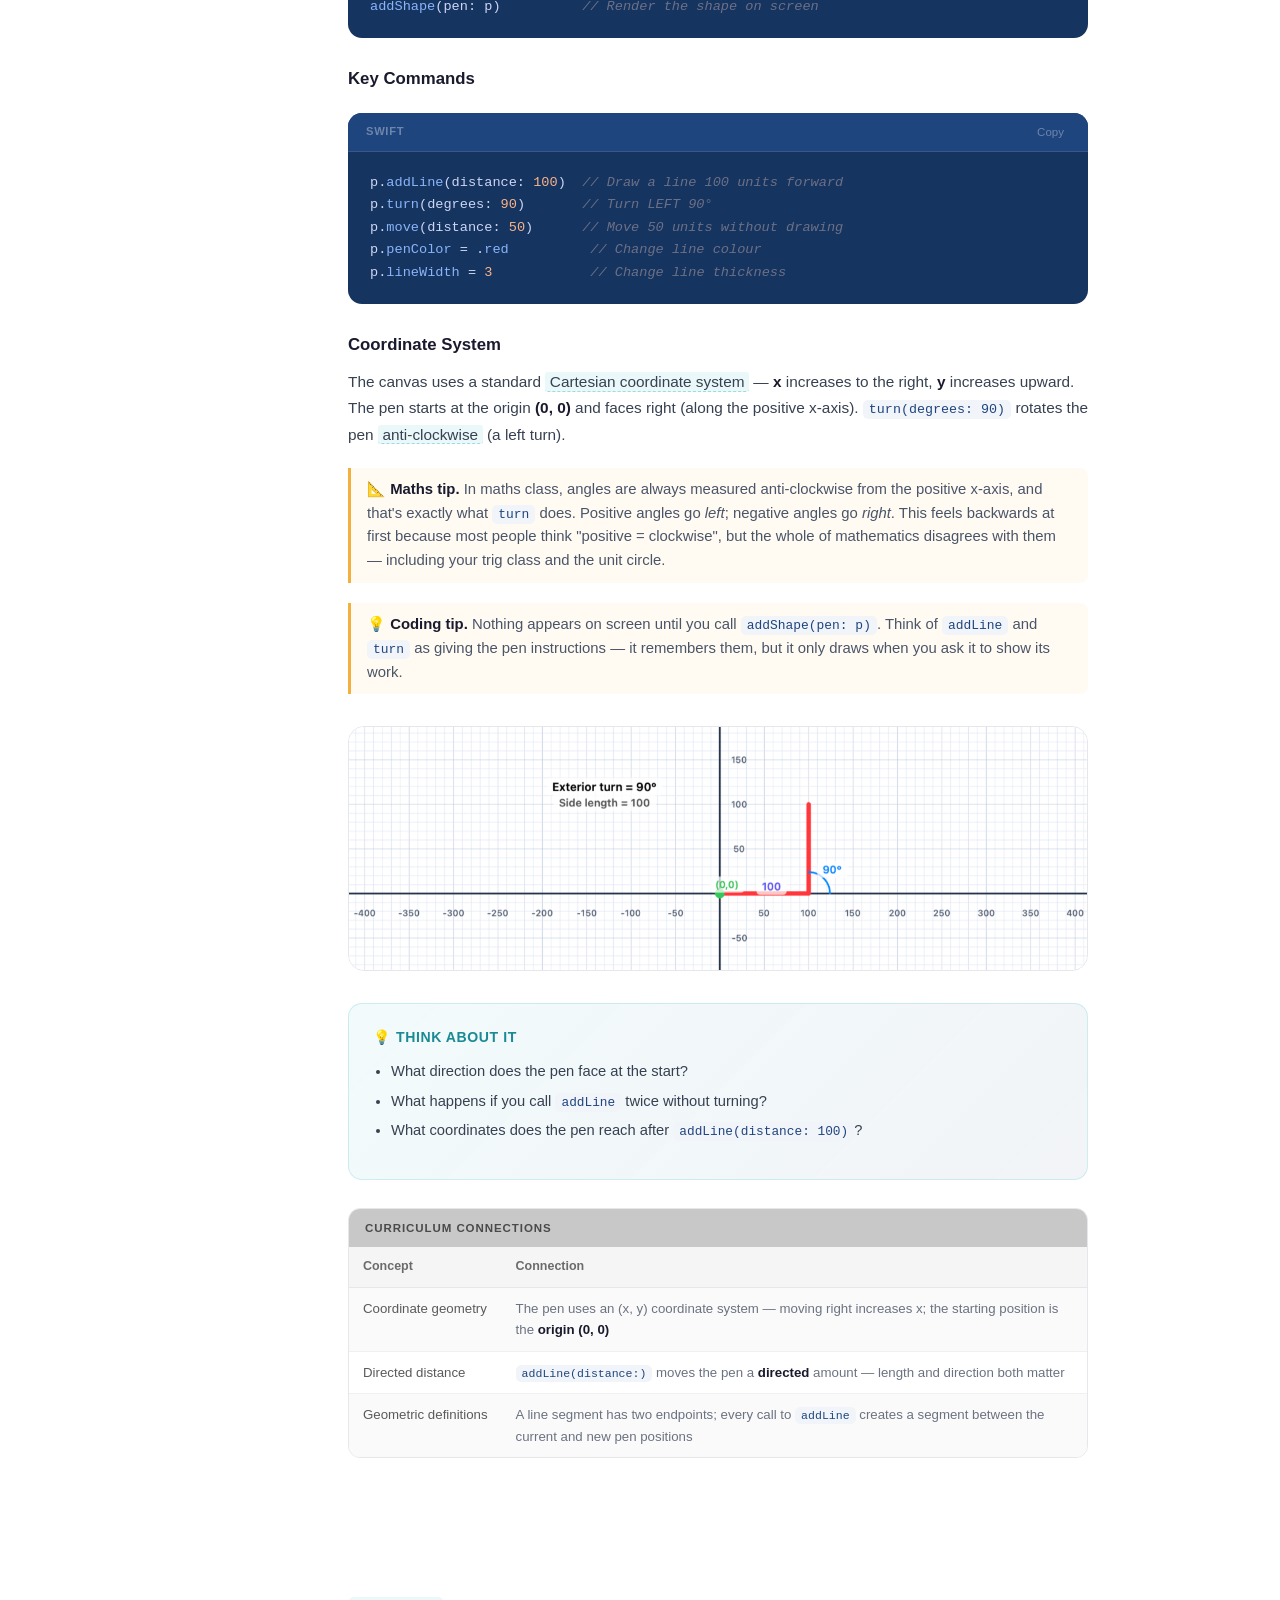
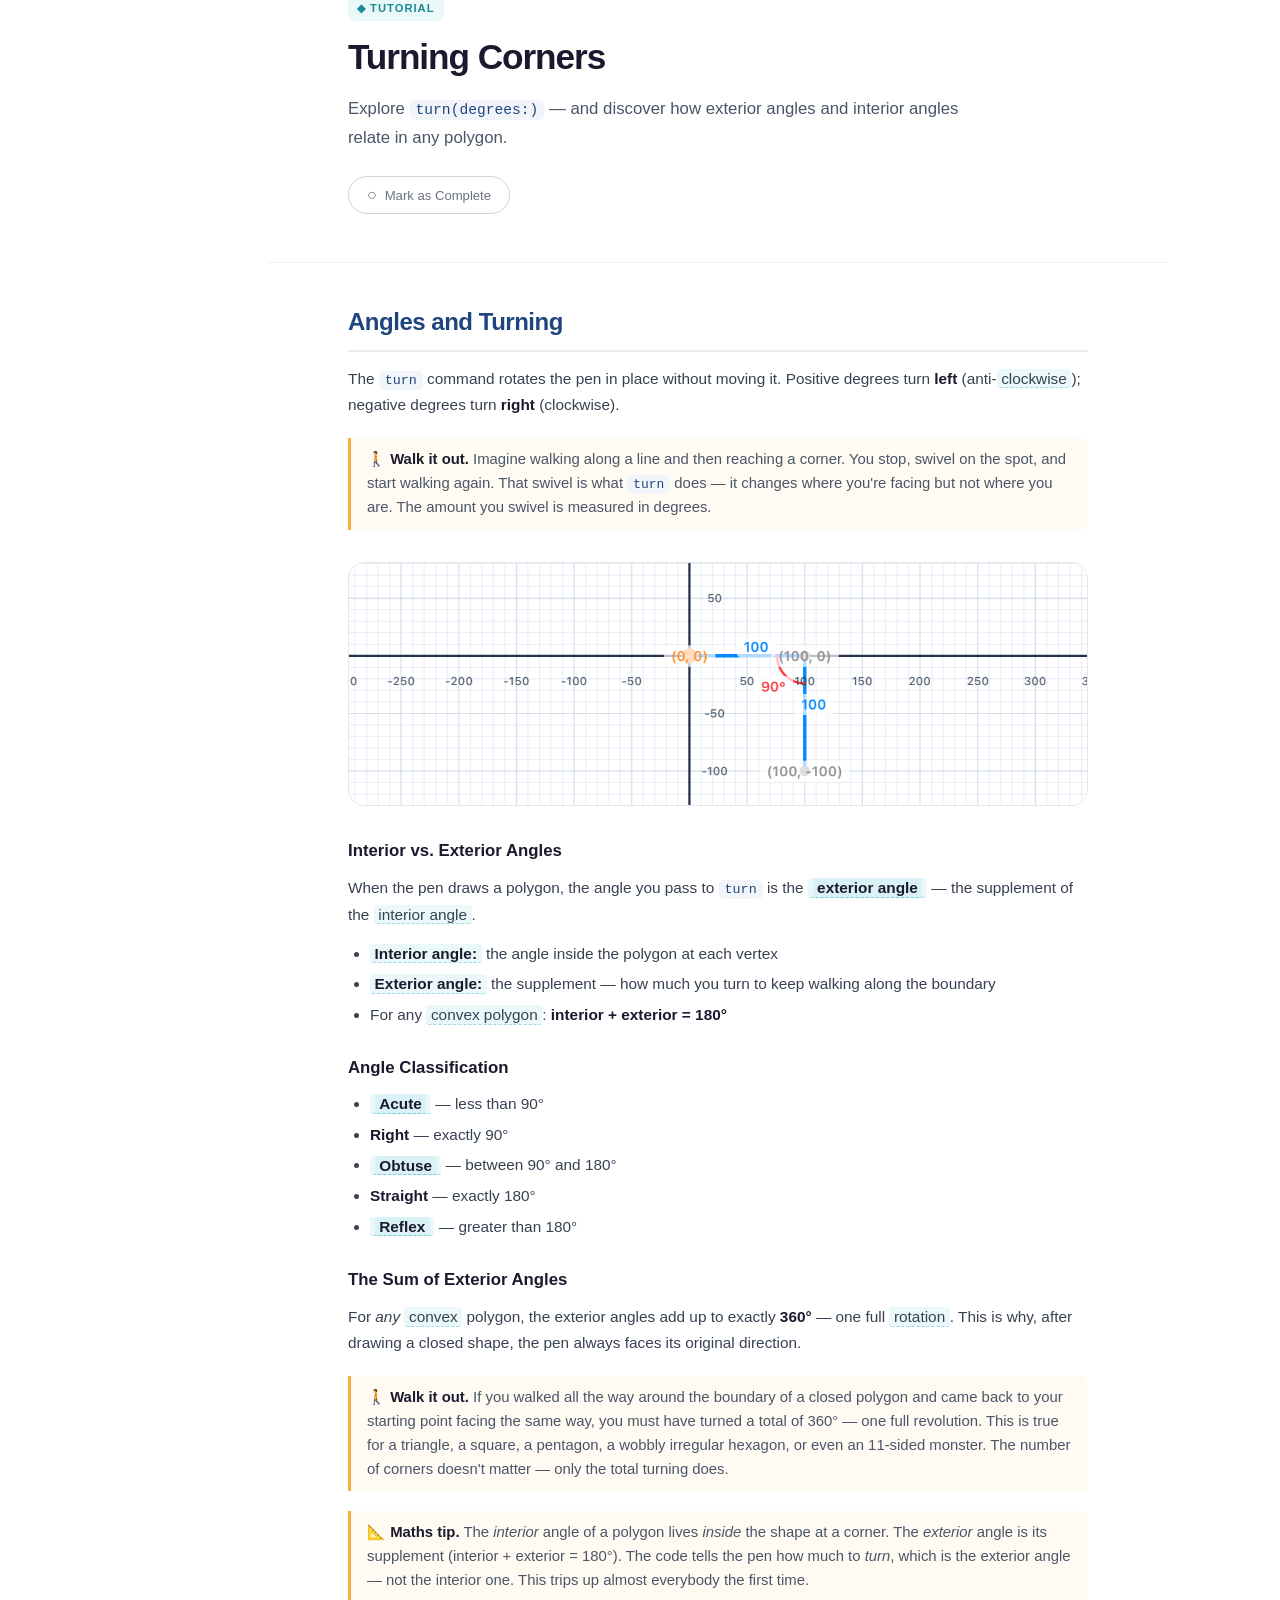
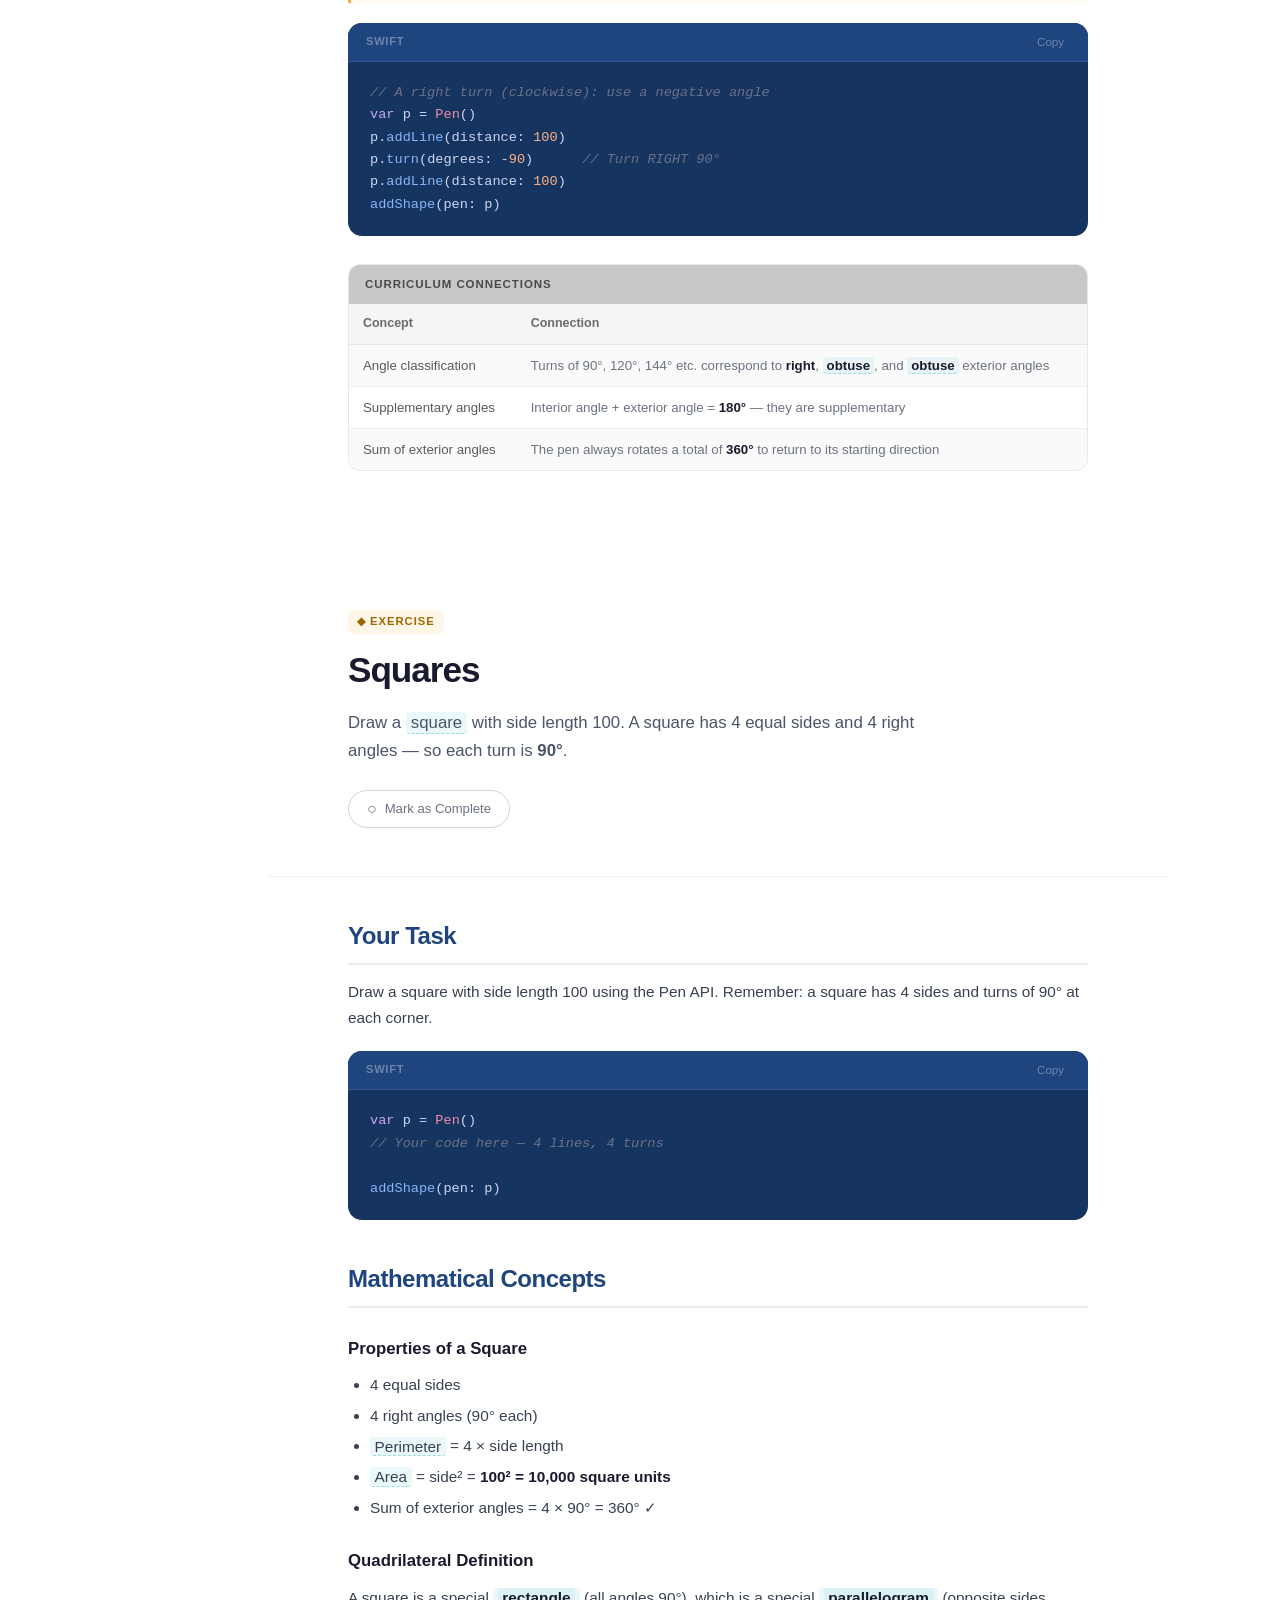
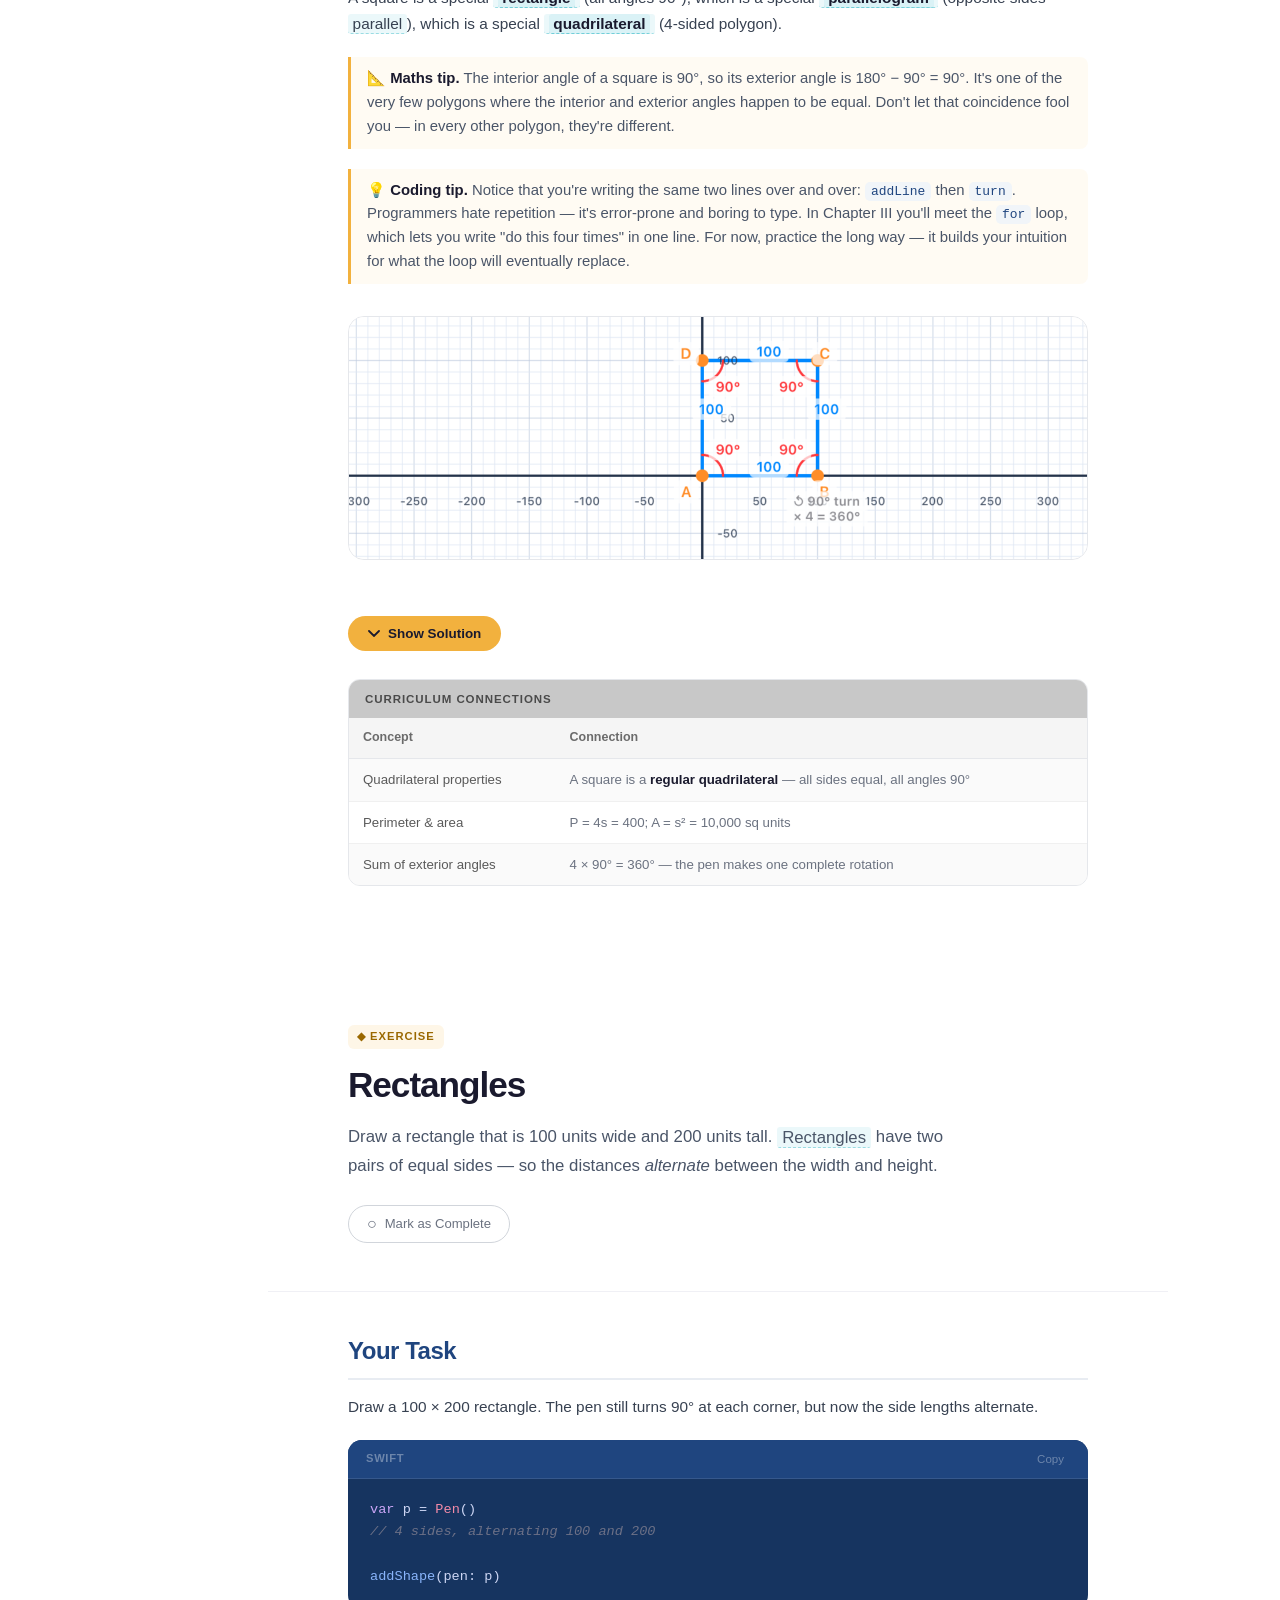
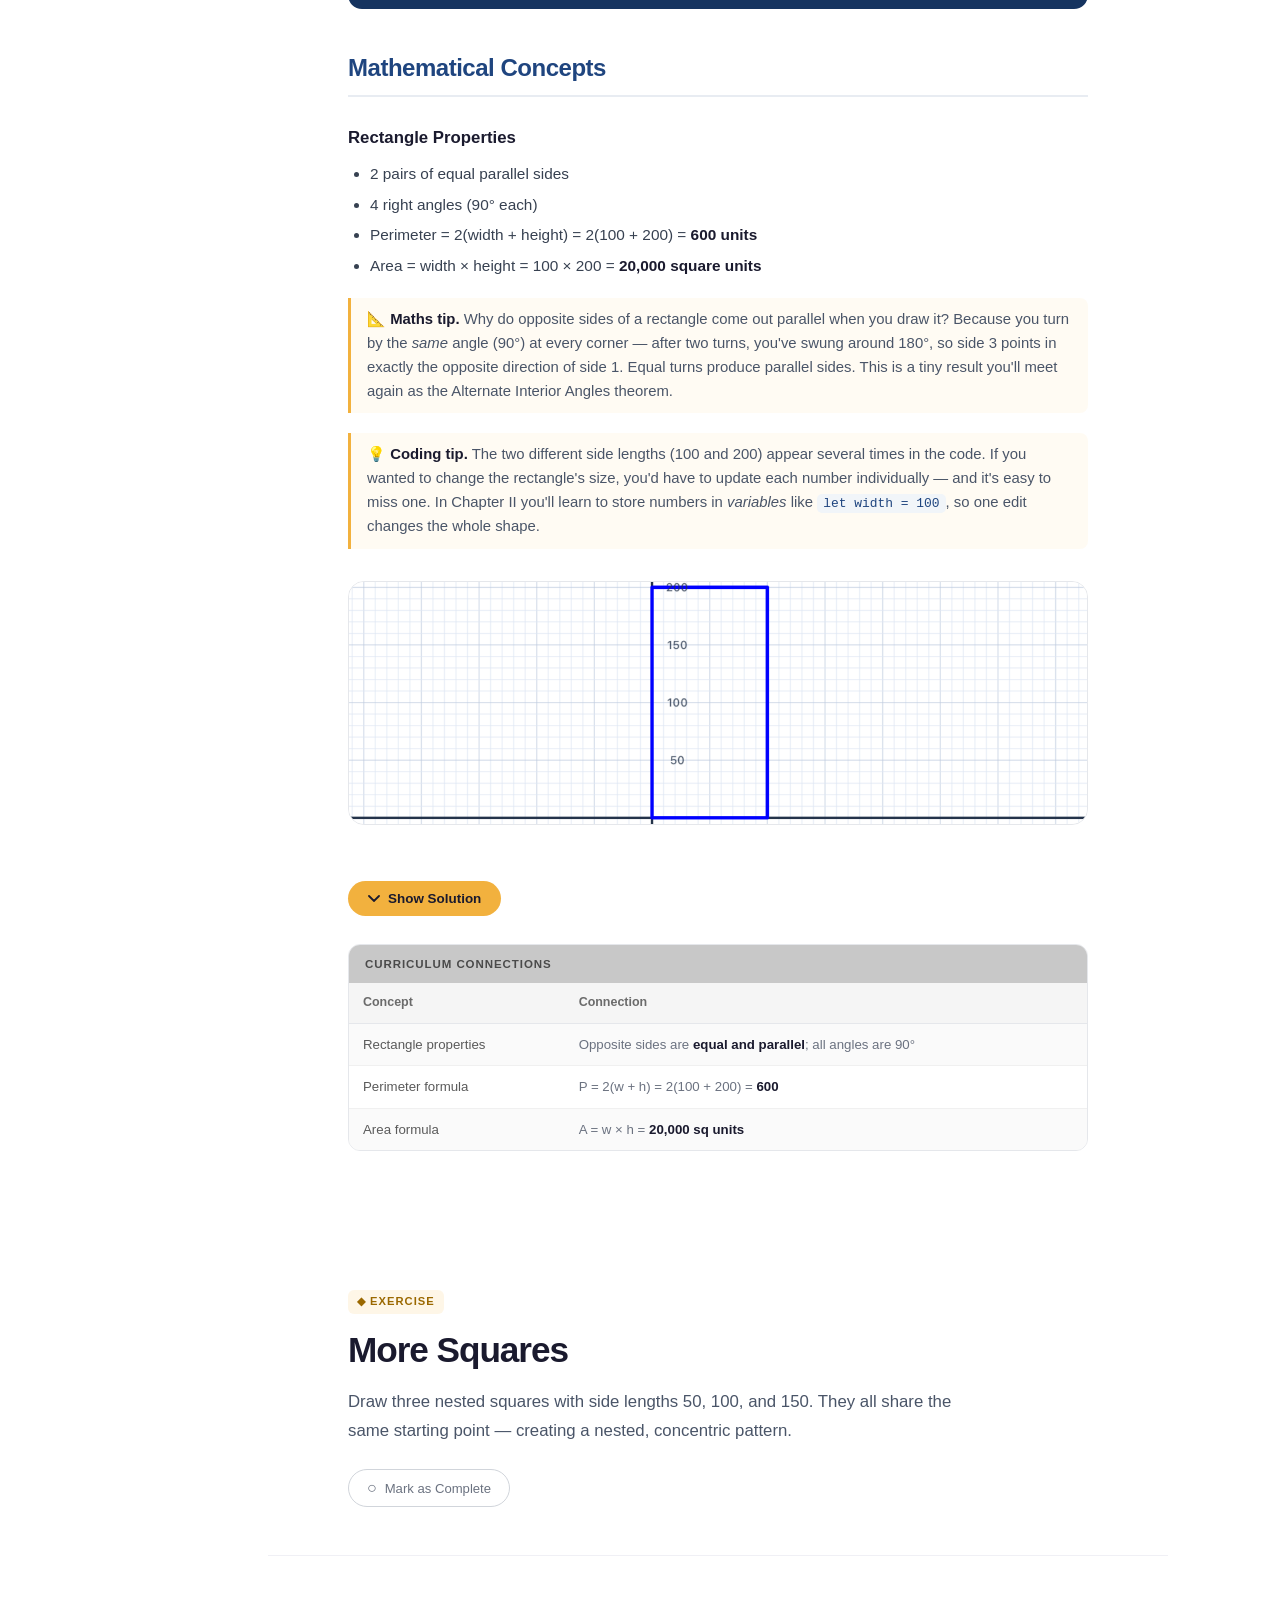
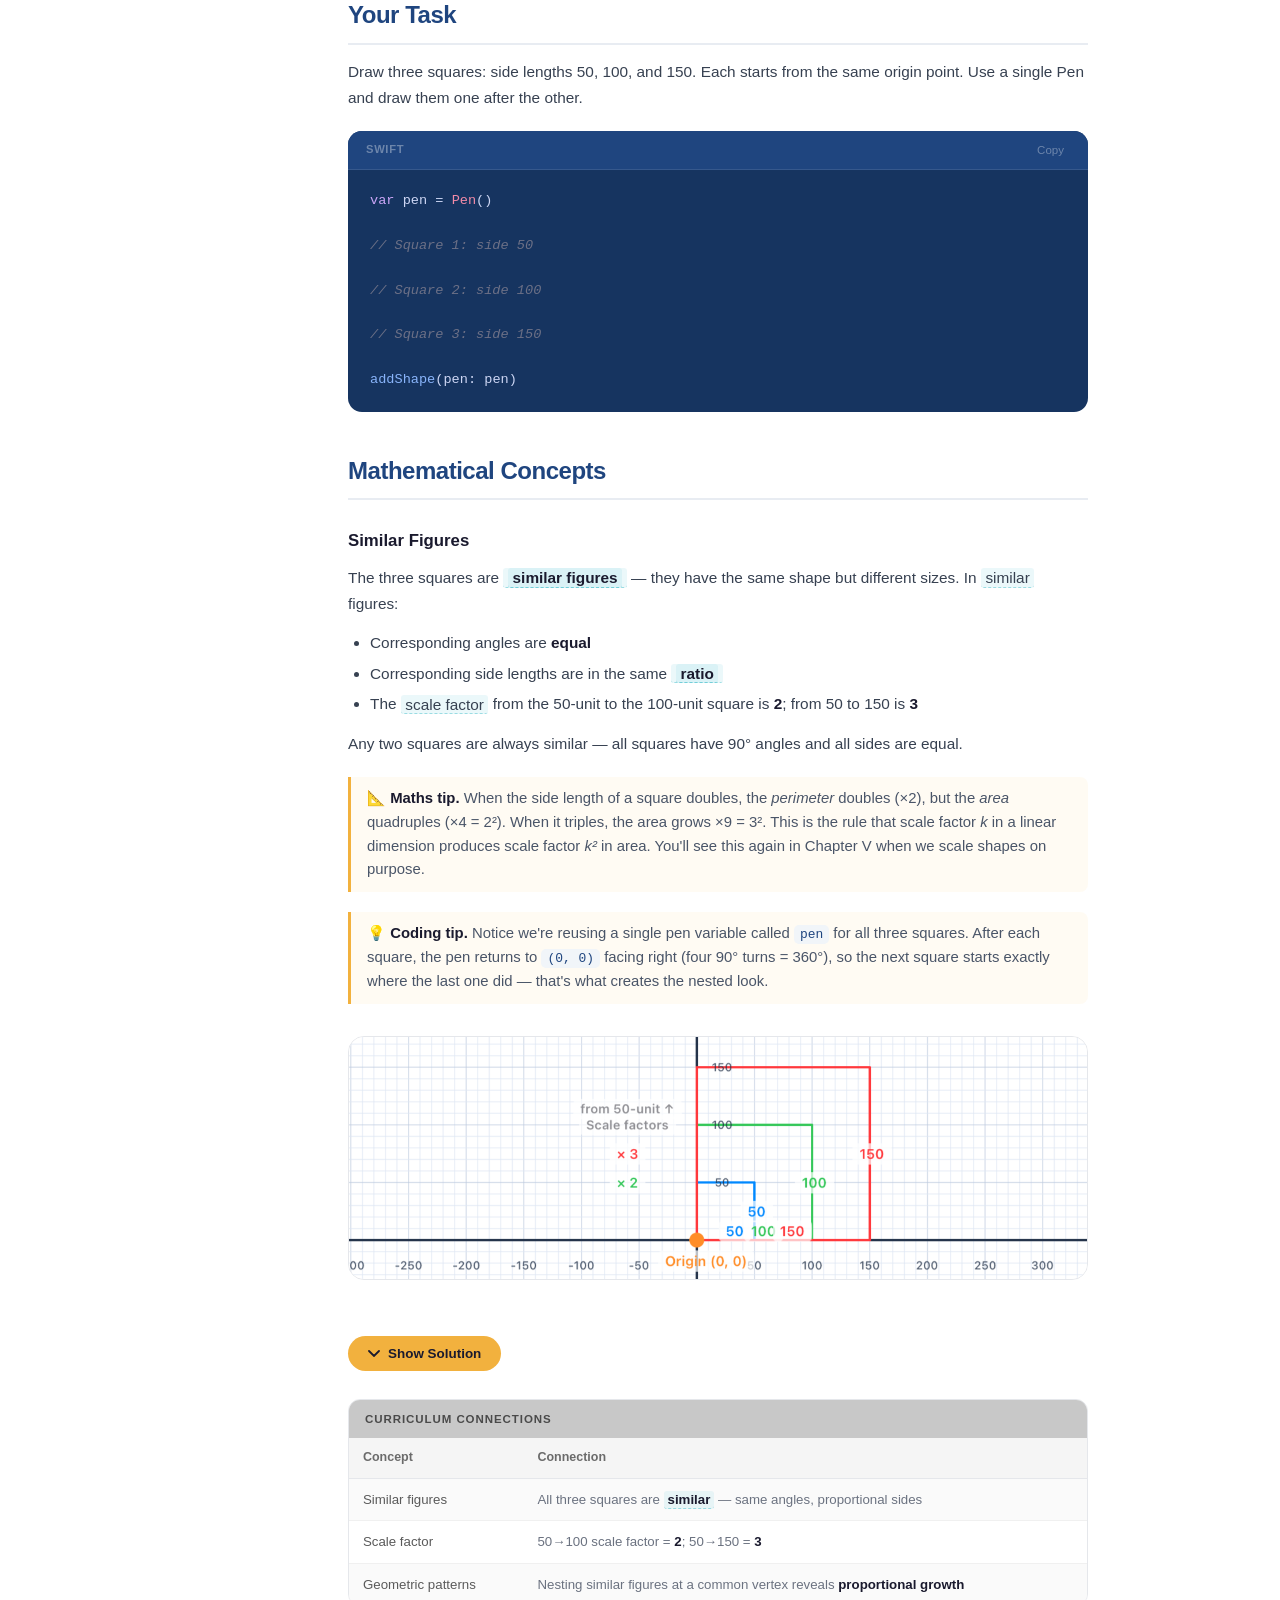
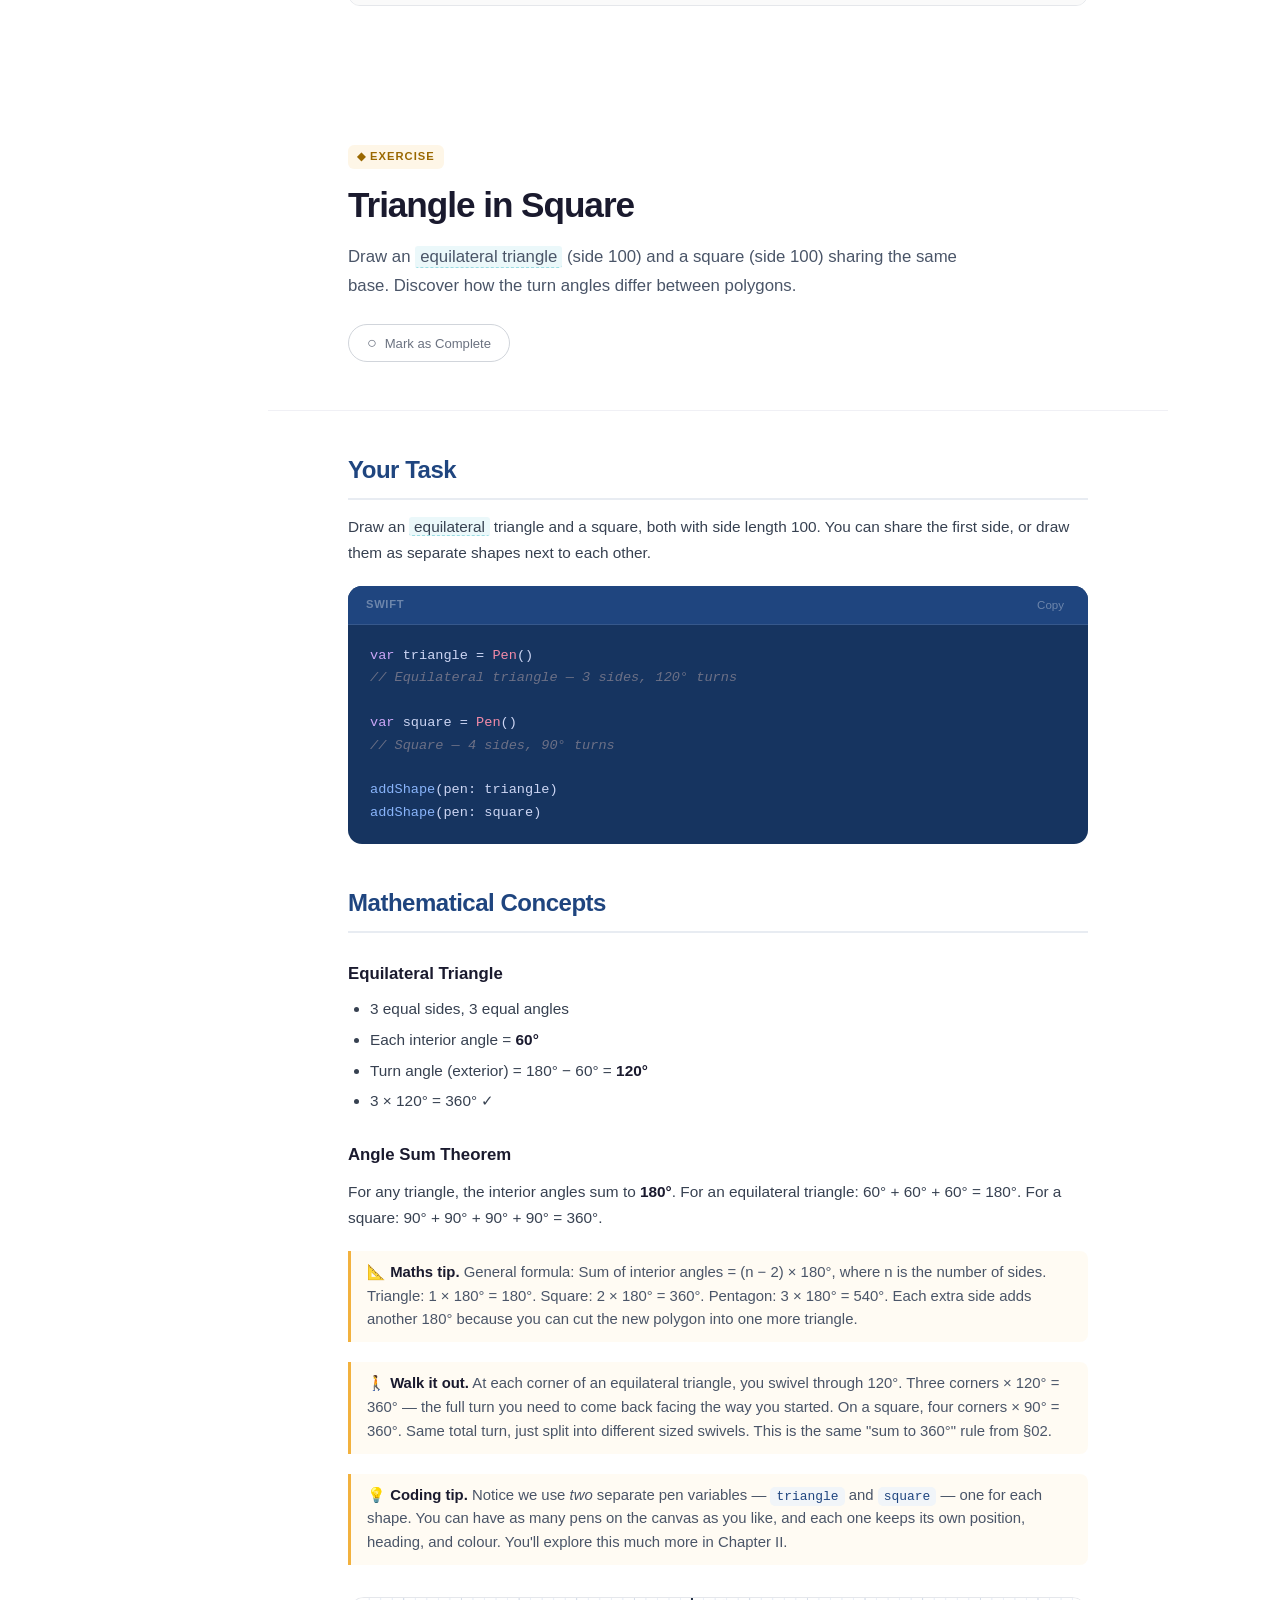
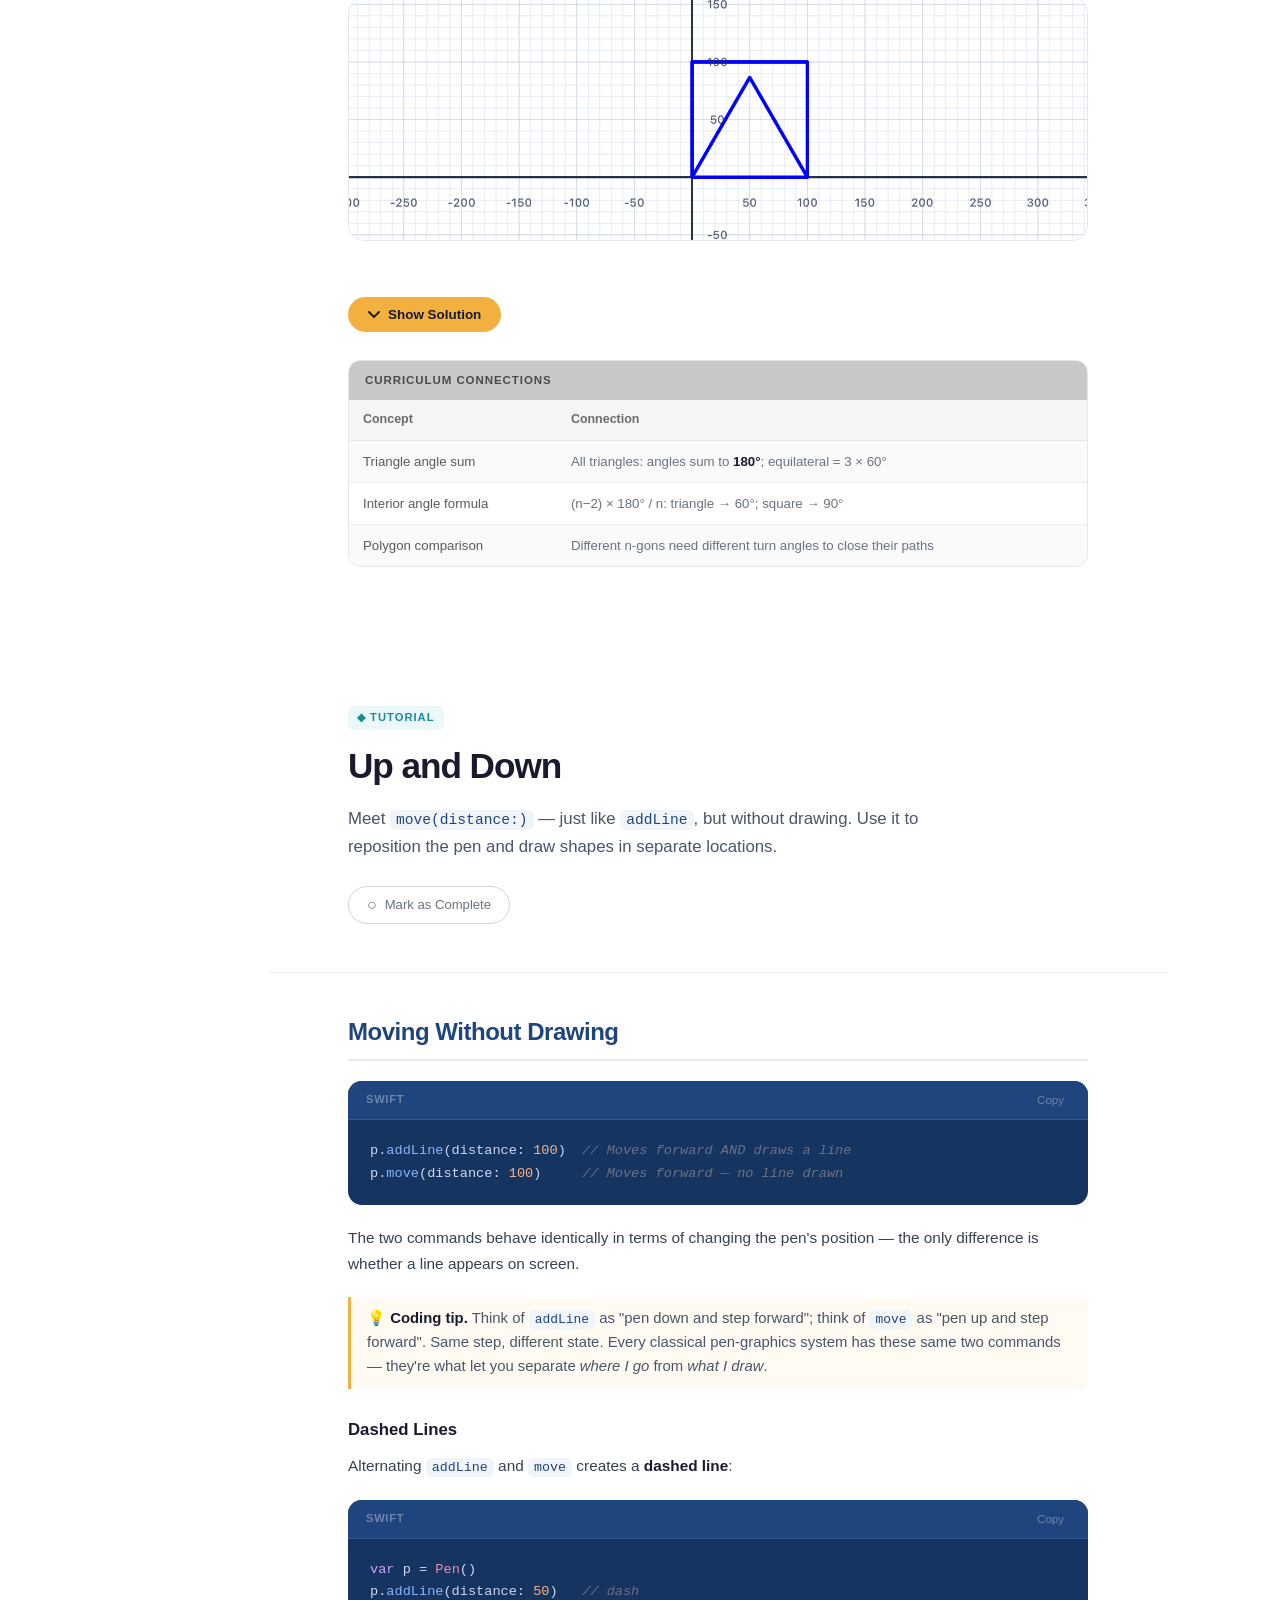
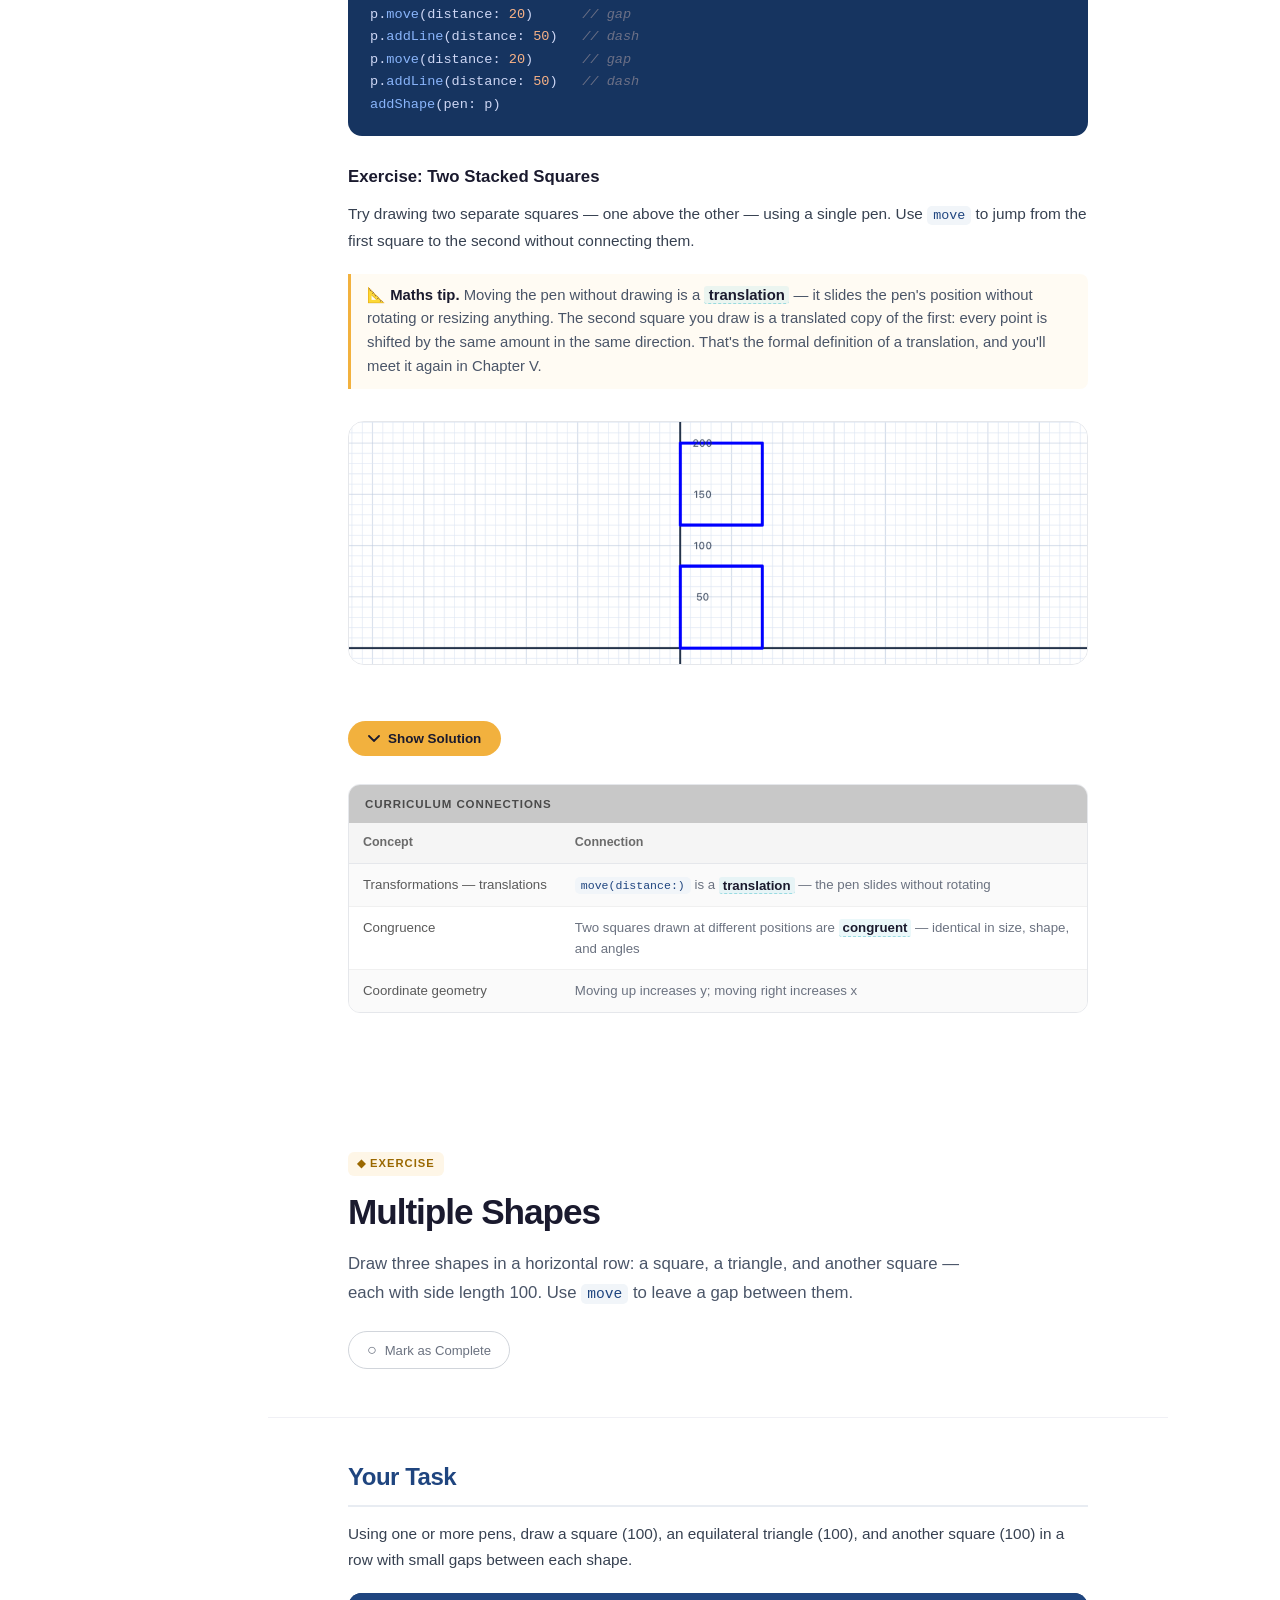
<file: 01.html>
<!DOCTYPE html>
<html lang="en">
<head>
  <meta charset="UTF-8" />
  <meta name="viewport" content="width=device-width, initial-scale=1.0" />
  <title>Coordinate Geometry with Sequences — Geometry Playground</title>
  <!-- SEO -->
  <meta name="description" content="Chapter I of Geometry Playground: coordinate geometry through Swift sequences. Draw shapes with the Pen API, explore angles, and build geometric intuition on iPad or Mac." />
  <meta name="keywords" content="Swift Playgrounds, coordinate geometry, sequences, Pen API, drawing shapes, angles, Swift for beginners, iPad coding, geometry chapter 1, IM1" />
  <meta name="author" content="Daniel Budd" />
  <meta name="robots" content="index, follow" />
  <link rel="canonical" href="https://dbbudd.github.io/01.html" />
  <!-- Open Graph -->
  <meta property="og:type" content="article" />
  <meta property="og:site_name" content="Geometry Playground" />
  <meta property="og:title" content="Coordinate Geometry with Sequences — Geometry Playground" />
  <meta property="og:description" content="Chapter I: coordinate geometry through Swift sequences. Draw shapes with the Pen API, explore angles, and build geometric intuition on iPad or Mac." />
  <meta property="og:url" content="https://dbbudd.github.io/01.html" />
  <meta property="og:image" content="https://dbbudd.github.io/images/og-card.png" />
  <!-- Twitter Card -->
  <meta name="twitter:card" content="summary_large_image" />
  <meta name="twitter:creator" content="@DanielBBudd" />
  <meta name="twitter:title" content="Coordinate Geometry with Sequences — Geometry Playground" />
  <meta name="twitter:description" content="Chapter I: coordinate geometry through Swift sequences. Draw shapes with the Pen API, explore angles, and build geometric intuition on iPad or Mac." />
  <meta name="twitter:image" content="https://dbbudd.github.io/images/og-card.png" />
  <!-- Structured data -->
  <script type="application/ld+json">
  {
    "@context": "https://schema.org",
    "@type": "LearningResource",
    "name": "Coordinate Geometry with Sequences — Geometry Playground Chapter I",
    "description": "Coordinate geometry through Swift sequences. Draw shapes with the Pen API, explore angles, and build geometric intuition with Swift Playgrounds on iPad or Mac.",
    "url": "https://dbbudd.github.io/01.html",
    "isPartOf": { "@type": "Course", "name": "Geometry Playground", "url": "https://dbbudd.github.io/" },
    "author": { "@type": "Person", "name": "Daniel Budd" },
    "inLanguage": "en",
    "educationalLevel": "High School",
    "learningResourceType": "Interactive Tutorial",
    "isAccessibleForFree": true,
    "teaches": "Coordinate Geometry, Pen API, Angle Measurement, Area and Perimeter, Basic Shapes, Sequences"
  }
  </script>
  <link rel="stylesheet" href="course-ui/course-ui.css?v=4" />
  <link rel="stylesheet" href="styles.css?v=5" />
  <script>
    window.CourseUI = {
      brand:   { name: 'Geometry Playground', accent: '#F2B13E' },
      reading: { readingLine: true, readingPos: true, focusMode: true },
      search: {
        enabled: true,
        scope:   'site',
        pages: [
          'index.html',
          '01.html', '02.html', '03.html',
          '04.html', '05.html', '06.html'
        ]
      },
      vocab: {
        enabled: true,
        autoWrap: true,
        /* Scan both the intro .lead paragraphs and the main article
           body. The walker automatically skips <code>, <pre>, <a>,
           <script>, and <style> regardless of the selector. */
        contentSelector: '.section-hero .lead, .article p, .article li'
        /* Terms come from vocab/geometry.js, loaded in the next script
           tag. Any inline `terms: { ... }` added here would override
           entries from that file on a per-chapter basis. */
      },
      mobile: {
        /* The library injects a burger menu + slide-out drawer on
           mobile. These `sections` are cloned into the drawer so
           students can jump between chapters and sections from a
           small screen. */
        drawer: {
          sections: [
            { title: 'Chapters', clone: '#chapterPill .nav-dropdown' },
            { title: 'Sections', clone: '.sidebar nav' }
          ]
        }
      }
    };
  </script>
  <!-- Load the shared vocabulary FIRST so window.CourseUI.vocab.terms
       is populated by the time course-ui.js boots. -->
  <script src="vocab/geometry.js?v=4"></script>
  <script src="course-ui/course-ui.js?v=4" defer></script>
</head>
<body>

<a class="cu-skip-link" href="#chapter-top">Skip to main content</a>

<!-- ══════════════════════════════════════════════════════════
     TOP BAR
══════════════════════════════════════════════════════════ -->
<header class="topbar" id="topbar">

  <a href="index.html" class="topbar-logo">
    <span>◆</span>Geometry Playground
  </a>

  <div class="topbar-divider"></div>

  <!-- Chapter picker -->
  <div class="nav-pill" id="chapterPill">
    <button class="nav-pill-btn" onclick="togglePill('chapterPill')">
      <span class="pill-label">Chapter</span>
      I
      <svg width="10" height="6" viewBox="0 0 10 6" fill="none"><path d="M1 1l4 4 4-4" stroke="currentColor" stroke-width="1.5" stroke-linecap="round"/></svg>
    </button>
    <div class="nav-dropdown">
      <div class="nav-dropdown-heading">Chapters</div>
      <a href="01.html" class="current"><span class="dd-num">I</span> Coordinate Geometry</a>
      <a href="02.html"><span class="dd-num">II</span> Shape Properties</a>
      <a href="03.html"><span class="dd-num">III</span> Polygon Patterns</a>
      <a href="04.html"><span class="dd-num">IV</span> Sorting Shapes</a>
      <a href="05.html"><span class="dd-num">V</span> Similarity</a>
      <a href="06.html"><span class="dd-num">VI</span> Composite Figures</a>
    </div>
  </div>

  <!-- Section picker -->
  <div class="nav-pill" id="sectionPill">
    <button class="nav-pill-btn" onclick="togglePill('sectionPill')">
      <span class="pill-label">Section</span>
      <span id="activeSectionLabel">Intro to Pen</span>
      <svg width="10" height="6" viewBox="0 0 10 6" fill="none"><path d="M1 1l4 4 4-4" stroke="currentColor" stroke-width="1.5" stroke-linecap="round"/></svg>
    </button>
    <div class="nav-dropdown" id="sectionDropdown">
      <div class="nav-dropdown-heading">Sections — Chapter I</div>
      <a href="#intro-to-pen" onclick="closePills()"><span class="dd-num">01</span> Intro to Pen</a>
      <a href="#turning-corners" onclick="closePills()"><span class="dd-num">02</span> Turning Corners</a>
      <a href="#squares" onclick="closePills()"><span class="dd-num">03</span> Squares</a>
      <a href="#rectangles" onclick="closePills()"><span class="dd-num">04</span> Rectangles</a>
      <a href="#more-squares" onclick="closePills()"><span class="dd-num">05</span> More Squares</a>
      <a href="#triangle-in-square" onclick="closePills()"><span class="dd-num">06</span> Triangle in Square</a>
      <a href="#up-and-down" onclick="closePills()"><span class="dd-num">07</span> Up and Down</a>
      <a href="#multiple-shapes" onclick="closePills()"><span class="dd-num">08</span> Multiple Shapes</a>
      <a href="#five-point-star" onclick="closePills()"><span class="dd-num">09</span> Five-Point Star</a>
      <a href="#star-of-david" onclick="closePills()"><span class="dd-num">10</span> Star of David</a>
    </div>
  </div>

  <!-- Progress -->
  <div class="topbar-progress">
    <span class="progress-text" id="progressText">0 / 8 done</span>
    <div class="progress-bar-wrap">
      <div class="progress-bar-fill" id="progressBarFill"></div>
    </div>
  </div>

</header>

<!-- ══════════════════════════════════════════════════════════
     LAYOUT
══════════════════════════════════════════════════════════ -->
<div class="layout">

  <!-- ── SIDEBAR ─────────────────────────────────────────── -->
  <aside class="sidebar">
    <div class="sidebar-chapter">Chapter I</div>
    <nav id="sidebarNav">
      <a href="#intro-to-pen" data-section="intro-to-pen">
        <span class="nav-num">01</span>
        <span>Intro to Pen<br><span class="nav-badge badge-tutorial">Tutorial</span></span>
        <span class="nav-done">✓</span>
      </a>
      <a href="#turning-corners" data-section="turning-corners">
        <span class="nav-num">02</span>
        <span>Turning Corners<br><span class="nav-badge badge-tutorial">Tutorial</span></span>
        <span class="nav-done">✓</span>
      </a>
      <a href="#squares" data-section="squares">
        <span class="nav-num">03</span>
        <span>Squares<br><span class="nav-badge badge-exercise">Exercise</span></span>
        <span class="nav-done">✓</span>
      </a>
      <a href="#rectangles" data-section="rectangles">
        <span class="nav-num">04</span>
        <span>Rectangles<br><span class="nav-badge badge-exercise">Exercise</span></span>
        <span class="nav-done">✓</span>
      </a>
      <a href="#more-squares" data-section="more-squares">
        <span class="nav-num">05</span>
        <span>More Squares<br><span class="nav-badge badge-exercise">Exercise</span></span>
        <span class="nav-done">✓</span>
      </a>
      <a href="#triangle-in-square" data-section="triangle-in-square">
        <span class="nav-num">06</span>
        <span>Triangle in Square<br><span class="nav-badge badge-exercise">Exercise</span></span>
        <span class="nav-done">✓</span>
      </a>
      <a href="#up-and-down" data-section="up-and-down">
        <span class="nav-num">07</span>
        <span>Up and Down<br><span class="nav-badge badge-tutorial">Tutorial</span></span>
        <span class="nav-done">✓</span>
      </a>
      <a href="#multiple-shapes" data-section="multiple-shapes">
        <span class="nav-num">08</span>
        <span>Multiple Shapes<br><span class="nav-badge badge-exercise">Exercise</span></span>
        <span class="nav-done">✓</span>
      </a>
      <a href="#five-point-star" data-section="five-point-star">
        <span class="nav-num">09</span>
        <span>Five-Point Star<br><span class="nav-badge badge-exercise">Exercise</span></span>
        <span class="nav-done">✓</span>
      </a>
      <a href="#star-of-david" data-section="star-of-david">
        <span class="nav-num">10</span>
        <span>Star of David<br><span class="nav-badge badge-exercise">Exercise</span></span>
        <span class="nav-done">✓</span>
      </a>
    </nav>
  </aside>

  <!-- ── MAIN CONTENT ─────────────────────────────────────── -->
  <main class="content">

    <!-- Chapter Banner -->
    <section class="section-hero chapter-banner" id="chapter-top">
      <div class="ch-label">Chapter I of VI</div>
      <h1>Coordinate Geometry with Sequences</h1>
      <p class="lead">Learn to draw with code using the <code style="background:rgba(255,255,255,0.15);color:#F2B13E">Pen</code> API. One command at a time, you'll lay down sequences of lines and turns to build squares, triangles, stars and more — and pick up the foundations of coordinate geometry along the way.</p>
      <div class="banner-meta">
        <div class="banner-stat"><span class="stat-num">10</span><span class="stat-label">Sections</span></div>
        <div class="banner-stat"><span class="stat-num">2</span><span class="stat-label">Tutorials</span></div>
        <div class="banner-stat"><span class="stat-num">8</span><span class="stat-label">Exercises</span></div>
      </div>
    </section>

    <!-- ═══════════════════════════════════════════════════════
         01 — INTRO TO PEN
    ═══════════════════════════════════════════════════════ -->
    <section id="intro-to-pen">
      <div class="section-hero">
        <span class="section-tag tutorial">◆ Tutorial</span>
        <h1>Intro to Pen</h1>
        <p class="lead">Meet the <code>Pen</code> — your drawing tool. A pen starts at the origin (0, 0), faces right, and draws a line every time it moves forward.</p>
        <div class="img-wrap">
          <img src="images/00-intro-to-pen.png" alt="A single horizontal line drawn from the origin (0,0) using the Pen API in Geometry Playground">
        </div>
        <button class="complete-btn" data-id="intro-to-pen" onclick="toggleComplete(this)">
          <span class="btn-icon">○</span> Mark as Complete
        </button>
      </div>
      <div class="article">
        <h2>The Pen API</h2>
        <p>In this playground, you draw shapes using a <strong>Pen</strong> object. Picture yourself walking across a big sheet of paper while holding a pen to the ground — the pen has a <em>position</em> (where you are) and a <em>direction</em> (which way you're facing), and it draws a line every time you step forward.</p>

        <blockquote><strong>💡 Coding tip.</strong> A <code>Pen</code> is a Swift <em>object</em>. We make one with <code>var p = Pen()</code> and then call <em>methods</em> on it using dot notation, like <code>p.addLine(...)</code>. The <code>var</code> keyword says "this variable may change" — and indeed every time you add a line, the pen's position and heading change.</blockquote>

        <h3>Creating a Pen</h3>
        <div class="code-wrap">
          <div class="code-header"><span class="code-lang">Swift</span><button class="code-copy" onclick="copyCode(this)">Copy</button></div>
          <pre><span class="kw">var</span> <span class="vr">p</span> = <span class="tp">Pen</span>()          <span class="cm">// Create a new pen at (0, 0), facing right</span>
<span class="vr">p</span>.<span class="fn">addLine</span>(distance: <span class="num">100</span>)  <span class="cm">// Move forward 100 units, drawing as you go</span>
<span class="fn">addShape</span>(pen: <span class="vr">p</span>)          <span class="cm">// Render the shape on screen</span></pre>
        </div>

        <h3>Key Commands</h3>
        <div class="code-wrap">
          <div class="code-header"><span class="code-lang">Swift</span><button class="code-copy" onclick="copyCode(this)">Copy</button></div>
          <pre><span class="vr">p</span>.<span class="fn">addLine</span>(distance: <span class="num">100</span>)  <span class="cm">// Draw a line 100 units forward</span>
<span class="vr">p</span>.<span class="fn">turn</span>(degrees: <span class="num">90</span>)       <span class="cm">// Turn LEFT 90°</span>
<span class="vr">p</span>.<span class="fn">move</span>(distance: <span class="num">50</span>)      <span class="cm">// Move 50 units without drawing</span>
<span class="vr">p</span>.<span class="fn">penColor</span> = .<span class="fn">red</span>          <span class="cm">// Change line colour</span>
<span class="vr">p</span>.<span class="fn">lineWidth</span> = <span class="num">3</span>            <span class="cm">// Change line thickness</span></pre>
        </div>

        <h3>Coordinate System</h3>
        <p>The canvas uses a standard Cartesian coordinate system — <strong>x</strong> increases to the right, <strong>y</strong> increases upward. The pen starts at the origin <strong>(0, 0)</strong> and faces right (along the positive x-axis). <code>turn(degrees: 90)</code> rotates the pen <em>anti-clockwise</em> (a left turn).</p>

        <blockquote><strong>📐 Maths tip.</strong> In maths class, angles are always measured anti-clockwise from the positive x-axis, and that's exactly what <code>turn</code> does. Positive angles go <em>left</em>; negative angles go <em>right</em>. This feels backwards at first because most people think "positive = clockwise", but the whole of mathematics disagrees with them — including your trig class and the unit circle.</blockquote>

        <blockquote><strong>💡 Coding tip.</strong> Nothing appears on screen until you call <code>addShape(pen: p)</code>. Think of <code>addLine</code> and <code>turn</code> as giving the pen instructions — it remembers them, but it only draws when you ask it to show its work.</blockquote>

        <div class="img-wrap">
          <img src="images/01-intro-to-pen.png" alt="A single horizontal line drawn from the origin (0,0) using the Pen API in Geometry Playground">
        </div>

        <div class="callout">
          <h3>💡 Think About It</h3>
          <ul>
            <li>What direction does the pen face at the start?</li>
            <li>What happens if you call <code>addLine</code> twice without turning?</li>
            <li>What coordinates does the pen reach after <code>addLine(distance: 100)</code>?</li>
          </ul>
        </div>

        <div class="im-table-wrap">
          <div class="im-table-header">Curriculum Connections</div>
          <table>
            <tr><th>Concept</th><th>Connection</th></tr>
            <tr><td>Coordinate geometry</td><td>The pen uses an (x, y) coordinate system — moving right increases x; the starting position is the <strong>origin (0, 0)</strong></td></tr>
            <tr><td>Directed distance</td><td><code>addLine(distance:)</code> moves the pen a <strong>directed</strong> amount — length and direction both matter</td></tr>
            <tr><td>Geometric definitions</td><td>A line segment has two endpoints; every call to <code>addLine</code> creates a segment between the current and new pen positions</td></tr>
          </table>
        </div>
      </div>
    </section>

    <!-- ═══════════════════════════════════════════════════════
         02 — TURNING CORNERS
    ═══════════════════════════════════════════════════════ -->
    <section id="turning-corners">
      <div class="section-hero">
        <span class="section-tag tutorial">◆ Tutorial</span>
        <h1>Turning Corners</h1>
        <p class="lead">Explore <code>turn(degrees:)</code> — and discover how exterior angles and interior angles relate in any polygon.</p>
        <button class="complete-btn" data-id="turning-corners" onclick="toggleComplete(this)">
          <span class="btn-icon">○</span> Mark as Complete
        </button>
      </div>
      <div class="article">
        <h2>Angles and Turning</h2>
        <p>The <code>turn</code> command rotates the pen in place without moving it. Positive degrees turn <strong>left</strong> (anti-clockwise); negative degrees turn <strong>right</strong> (clockwise).</p>

        <blockquote><strong>🚶 Walk it out.</strong> Imagine walking along a line and then reaching a corner. You stop, swivel on the spot, and start walking again. That swivel is what <code>turn</code> does — it changes where you're facing but not where you are. The amount you swivel is measured in degrees.</blockquote>
        <div class="img-wrap">
          <img src="images/02-turning-corners.png" alt="Demonstration of angles and turning in Geometry Playground">
        </div>
        <h3>Interior vs. Exterior Angles</h3>
        <p>When the pen draws a polygon, the angle you pass to <code>turn</code> is the <strong>exterior angle</strong> — the supplement of the interior angle.</p>
        <ul>
          <li><strong>Interior angle:</strong> the angle inside the polygon at each vertex</li>
          <li><strong>Exterior angle:</strong> the supplement — how much you turn to keep walking along the boundary</li>
          <li>For any convex polygon: <strong>interior + exterior = 180°</strong></li>
        </ul>

        <h3>Angle Classification</h3>
        <ul>
          <li><strong>Acute</strong> — less than 90°</li>
          <li><strong>Right</strong> — exactly 90°</li>
          <li><strong>Obtuse</strong> — between 90° and 180°</li>
          <li><strong>Straight</strong> — exactly 180°</li>
          <li><strong>Reflex</strong> — greater than 180°</li>
        </ul>

        <h3>The Sum of Exterior Angles</h3>
        <p>For <em>any</em> convex polygon, the exterior angles add up to exactly <strong>360°</strong> — one full rotation. This is why, after drawing a closed shape, the pen always faces its original direction.</p>

        <blockquote><strong>🚶 Walk it out.</strong> If you walked all the way around the boundary of a closed polygon and came back to your starting point facing the same way, you must have turned a total of 360° — one full revolution. This is true for a triangle, a square, a pentagon, a wobbly irregular hexagon, or even an 11-sided monster. The number of corners doesn't matter — only the total turning does.</blockquote>

        <blockquote><strong>📐 Maths tip.</strong> The <em>interior</em> angle of a polygon lives <em>inside</em> the shape at a corner. The <em>exterior</em> angle is its supplement (interior + exterior = 180°). The code tells the pen how much to <em>turn</em>, which is the exterior angle — not the interior one. This trips up almost everybody the first time.</blockquote>

        <div class="code-wrap">
          <div class="code-header"><span class="code-lang">Swift</span><button class="code-copy" onclick="copyCode(this)">Copy</button></div>
          <pre><span class="cm">// A right turn (clockwise): use a negative angle</span>
<span class="kw">var</span> <span class="vr">p</span> = <span class="tp">Pen</span>()
<span class="vr">p</span>.<span class="fn">addLine</span>(distance: <span class="num">100</span>)
<span class="vr">p</span>.<span class="fn">turn</span>(degrees: -<span class="num">90</span>)      <span class="cm">// Turn RIGHT 90°</span>
<span class="vr">p</span>.<span class="fn">addLine</span>(distance: <span class="num">100</span>)
<span class="fn">addShape</span>(pen: <span class="vr">p</span>)</pre>
          </div>

        <div class="im-table-wrap">
          <div class="im-table-header">Curriculum Connections</div>
          <table>
            <tr><th>Concept</th><th>Connection</th></tr>
            <tr><td>Angle classification</td><td>Turns of 90°, 120°, 144° etc. correspond to <strong>right</strong>, <strong>obtuse</strong>, and <strong>obtuse</strong> exterior angles</td></tr>
            <tr><td>Supplementary angles</td><td>Interior angle + exterior angle = <strong>180°</strong> — they are supplementary</td></tr>
            <tr><td>Sum of exterior angles</td><td>The pen always rotates a total of <strong>360°</strong> to return to its starting direction</td></tr>
          </table>
        </div>
      </div>
    </section>

    <!-- ═══════════════════════════════════════════════════════
         03 — SQUARES
    ═══════════════════════════════════════════════════════ -->
    <section id="squares">
      <div class="section-hero">
        <span class="section-tag exercise">◆ Exercise</span>
        <h1>Squares</h1>
        <p class="lead">Draw a square with side length 100. A square has 4 equal sides and 4 right angles — so each turn is <strong>90°</strong>.</p>
        <button class="complete-btn" data-id="squares" onclick="toggleComplete(this)">
          <span class="btn-icon">○</span> Mark as Complete
        </button>
      </div>
      <div class="article">
        <h2>Your Task</h2>
        <p>Draw a square with side length 100 using the Pen API. Remember: a square has 4 sides and turns of 90° at each corner.</p>
        <div class="code-wrap">
          <div class="code-header"><span class="code-lang">Swift</span><button class="code-copy" onclick="copyCode(this)">Copy</button></div>
          <pre><span class="kw">var</span> <span class="vr">p</span> = <span class="tp">Pen</span>()
<span class="cm">// Your code here — 4 lines, 4 turns</span>

<span class="fn">addShape</span>(pen: <span class="vr">p</span>)</pre>
        </div>

        <h2>Mathematical Concepts</h2>
        <h3>Properties of a Square</h3>
        <ul>
          <li>4 equal sides</li>
          <li>4 right angles (90° each)</li>
          <li>Perimeter = 4 × side length</li>
          <li>Area = side² = <strong>100² = 10,000 square units</strong></li>
          <li>Sum of exterior angles = 4 × 90° = 360° ✓</li>
        </ul>

        <h3>Quadrilateral Definition</h3>
        <p>A square is a special <strong>rectangle</strong> (all angles 90°), which is a special <strong>parallelogram</strong> (opposite sides parallel), which is a special <strong>quadrilateral</strong> (4-sided polygon).</p>

        <blockquote><strong>📐 Maths tip.</strong> The interior angle of a square is 90°, so its exterior angle is 180° − 90° = 90°. It's one of the very few polygons where the interior and exterior angles happen to be equal. Don't let that coincidence fool you — in every other polygon, they're different.</blockquote>

        <blockquote><strong>💡 Coding tip.</strong> Notice that you're writing the same two lines over and over: <code>addLine</code> then <code>turn</code>. Programmers hate repetition — it's error-prone and boring to type. In Chapter III you'll meet the <code>for</code> loop, which lets you write "do this four times" in one line. For now, practice the long way — it builds your intuition for what the loop will eventually replace.</blockquote>

        <div class="img-wrap">
          <img src="images/03-squares.png" alt="A square is a special rectangle (all angles are 90 degrees)">
        </div>

        <button class="solution-toggle" onclick="toggleSolution(this,'sol-squares')">
          <svg width="12" height="7" viewBox="0 0 12 7" fill="none"><path d="M1 1l5 5 5-5" stroke="currentColor" stroke-width="1.8" stroke-linecap="round"/></svg>
          Show Solution
        </button>
        <div class="solution-body" id="sol-squares">
          <div class="code-wrap">
            <div class="code-header"><span class="code-lang">Swift</span><button class="code-copy" onclick="copyCode(this)">Copy</button></div>
            <pre><span class="kw">var</span> <span class="vr">p</span> = <span class="tp">Pen</span>()
<span class="vr">p</span>.<span class="fn">addLine</span>(distance: <span class="num">100</span>)
<span class="vr">p</span>.<span class="fn">turn</span>(degrees: <span class="num">90</span>)
<span class="vr">p</span>.<span class="fn">addLine</span>(distance: <span class="num">100</span>)
<span class="vr">p</span>.<span class="fn">turn</span>(degrees: <span class="num">90</span>)
<span class="vr">p</span>.<span class="fn">addLine</span>(distance: <span class="num">100</span>)
<span class="vr">p</span>.<span class="fn">turn</span>(degrees: <span class="num">90</span>)
<span class="vr">p</span>.<span class="fn">addLine</span>(distance: <span class="num">100</span>)
<span class="fn">addShape</span>(pen: <span class="vr">p</span>)
<span class="cm">// 4 × 90° = 360° — the pen faces its original direction again</span></pre>
          </div>
        </div>

        <div class="im-table-wrap">
          <div class="im-table-header">Curriculum Connections</div>
          <table>
            <tr><th>Concept</th><th>Connection</th></tr>
            <tr><td>Quadrilateral properties</td><td>A square is a <strong>regular quadrilateral</strong> — all sides equal, all angles 90°</td></tr>
            <tr><td>Perimeter &amp; area</td><td>P = 4s = 400; A = s² = 10,000 sq units</td></tr>
            <tr><td>Sum of exterior angles</td><td>4 × 90° = 360° — the pen makes one complete rotation</td></tr>
          </table>
        </div>
      </div>
    </section>

    <!-- ═══════════════════════════════════════════════════════
         04 — RECTANGLES
    ═══════════════════════════════════════════════════════ -->
    <section id="rectangles">
      <div class="section-hero">
        <span class="section-tag exercise">◆ Exercise</span>
        <h1>Rectangles</h1>
        <p class="lead">Draw a rectangle that is 100 units wide and 200 units tall. Rectangles have two pairs of equal sides — so the distances <em>alternate</em> between the width and height.</p>
        <button class="complete-btn" data-id="rectangles" onclick="toggleComplete(this)">
          <span class="btn-icon">○</span> Mark as Complete
        </button>
      </div>
      <div class="article">
        <h2>Your Task</h2>
        <p>Draw a 100 × 200 rectangle. The pen still turns 90° at each corner, but now the side lengths alternate.</p>
        <div class="code-wrap">
          <div class="code-header"><span class="code-lang">Swift</span><button class="code-copy" onclick="copyCode(this)">Copy</button></div>
          <pre><span class="kw">var</span> <span class="vr">p</span> = <span class="tp">Pen</span>()
<span class="cm">// 4 sides, alternating 100 and 200</span>

<span class="fn">addShape</span>(pen: <span class="vr">p</span>)</pre>
        </div>

        <h2>Mathematical Concepts</h2>
        <h3>Rectangle Properties</h3>
        <ul>
          <li>2 pairs of equal parallel sides</li>
          <li>4 right angles (90° each)</li>
          <li>Perimeter = 2(width + height) = 2(100 + 200) = <strong>600 units</strong></li>
          <li>Area = width × height = 100 × 200 = <strong>20,000 square units</strong></li>
        </ul>

        <blockquote><strong>📐 Maths tip.</strong> Why do opposite sides of a rectangle come out parallel when you draw it? Because you turn by the <em>same</em> angle (90°) at every corner — after two turns, you've swung around 180°, so side 3 points in exactly the opposite direction of side 1. Equal turns produce parallel sides. This is a tiny result you'll meet again as the Alternate Interior Angles theorem.</blockquote>

        <blockquote><strong>💡 Coding tip.</strong> The two different side lengths (100 and 200) appear several times in the code. If you wanted to change the rectangle's size, you'd have to update each number individually — and it's easy to miss one. In Chapter II you'll learn to store numbers in <em>variables</em> like <code>let width = 100</code>, so one edit changes the whole shape.</blockquote>

        <div class="img-wrap">
          <img src="images/04-rectangles.png" alt="A rectangle">
        </div>

        <button class="solution-toggle" onclick="toggleSolution(this,'sol-rect')">
          <svg width="12" height="7" viewBox="0 0 12 7" fill="none"><path d="M1 1l5 5 5-5" stroke="currentColor" stroke-width="1.8" stroke-linecap="round"/></svg>
          Show Solution
        </button>
        <div class="solution-body" id="sol-rect">
          <div class="code-wrap">
            <div class="code-header"><span class="code-lang">Swift</span><button class="code-copy" onclick="copyCode(this)">Copy</button></div>
            <pre><span class="kw">var</span> <span class="vr">p</span> = <span class="tp">Pen</span>()
<span class="vr">p</span>.<span class="fn">addLine</span>(distance: <span class="num">100</span>)   <span class="cm">// bottom</span>
<span class="vr">p</span>.<span class="fn">turn</span>(degrees: <span class="num">90</span>)
<span class="vr">p</span>.<span class="fn">addLine</span>(distance: <span class="num">200</span>)   <span class="cm">// right side</span>
<span class="vr">p</span>.<span class="fn">turn</span>(degrees: <span class="num">90</span>)
<span class="vr">p</span>.<span class="fn">addLine</span>(distance: <span class="num">100</span>)   <span class="cm">// top</span>
<span class="vr">p</span>.<span class="fn">turn</span>(degrees: <span class="num">90</span>)
<span class="vr">p</span>.<span class="fn">addLine</span>(distance: <span class="num">200</span>)   <span class="cm">// left side</span>
<span class="fn">addShape</span>(pen: <span class="vr">p</span>)</pre>
          </div>
        </div>

        <div class="im-table-wrap">
          <div class="im-table-header">Curriculum Connections</div>
          <table>
            <tr><th>Concept</th><th>Connection</th></tr>
            <tr><td>Rectangle properties</td><td>Opposite sides are <strong>equal and parallel</strong>; all angles are 90°</td></tr>
            <tr><td>Perimeter formula</td><td>P = 2(w + h) = 2(100 + 200) = <strong>600</strong></td></tr>
            <tr><td>Area formula</td><td>A = w × h = <strong>20,000 sq units</strong></td></tr>
          </table>
        </div>
      </div>
    </section>

    <!-- ═══════════════════════════════════════════════════════
         05 — MORE SQUARES
    ═══════════════════════════════════════════════════════ -->
    <section id="more-squares">
      <div class="section-hero">
        <span class="section-tag exercise">◆ Exercise</span>
        <h1>More Squares</h1>
        <p class="lead">Draw three nested squares with side lengths 50, 100, and 150. They all share the same starting point — creating a nested, concentric pattern.</p>
        <button class="complete-btn" data-id="more-squares" onclick="toggleComplete(this)">
          <span class="btn-icon">○</span> Mark as Complete
        </button>
      </div>
      <div class="article">
        <h2>Your Task</h2>
        <p>Draw three squares: side lengths 50, 100, and 150. Each starts from the same origin point. Use a single Pen and draw them one after the other.</p>
        <div class="code-wrap">
          <div class="code-header"><span class="code-lang">Swift</span><button class="code-copy" onclick="copyCode(this)">Copy</button></div>
          <pre><span class="kw">var</span> <span class="vr">pen</span> = <span class="tp">Pen</span>()

<span class="cm">// Square 1: side 50</span>

<span class="cm">// Square 2: side 100</span>

<span class="cm">// Square 3: side 150</span>

<span class="fn">addShape</span>(pen: <span class="vr">pen</span>)</pre>
        </div>

        <h2>Mathematical Concepts</h2>
        <h3>Similar Figures</h3>
        <p>The three squares are <strong>similar figures</strong> — they have the same shape but different sizes. In similar figures:</p>
        <ul>
          <li>Corresponding angles are <strong>equal</strong></li>
          <li>Corresponding side lengths are in the same <strong>ratio</strong></li>
          <li>The scale factor from the 50-unit to the 100-unit square is <strong>2</strong>; from 50 to 150 is <strong>3</strong></li>
        </ul>
        <p>Any two squares are always similar — all squares have 90° angles and all sides are equal.</p>

        <blockquote><strong>📐 Maths tip.</strong> When the side length of a square doubles, the <em>perimeter</em> doubles (×2), but the <em>area</em> quadruples (×4 = 2²). When it triples, the area grows ×9 = 3². This is the rule that scale factor <em>k</em> in a linear dimension produces scale factor <em>k²</em> in area. You'll see this again in Chapter V when we scale shapes on purpose.</blockquote>

        <blockquote><strong>💡 Coding tip.</strong> Notice we're reusing a single pen variable called <code>pen</code> for all three squares. After each square, the pen returns to <code>(0, 0)</code> facing right (four 90° turns = 360°), so the next square starts exactly where the last one did — that's what creates the nested look.</blockquote>

        <div class="img-wrap">
          <img src="images/05-more-squares.png" alt="A rectangle">
        </div>

        <button class="solution-toggle" onclick="toggleSolution(this,'sol-more-sq')">
          <svg width="12" height="7" viewBox="0 0 12 7" fill="none"><path d="M1 1l5 5 5-5" stroke="currentColor" stroke-width="1.8" stroke-linecap="round"/></svg>
          Show Solution
        </button>
        <div class="solution-body" id="sol-more-sq">
          <div class="code-wrap">
            <div class="code-header"><span class="code-lang">Swift</span><button class="code-copy" onclick="copyCode(this)">Copy</button></div>
            <pre><span class="kw">var</span> <span class="vr">pen</span> = <span class="tp">Pen</span>()

<span class="cm">// Square 1: side 50</span>
<span class="vr">pen</span>.<span class="fn">addLine</span>(distance: <span class="num">50</span>)
<span class="vr">pen</span>.<span class="fn">turn</span>(degrees: <span class="num">90</span>)
<span class="vr">pen</span>.<span class="fn">addLine</span>(distance: <span class="num">50</span>)
<span class="vr">pen</span>.<span class="fn">turn</span>(degrees: <span class="num">90</span>)
<span class="vr">pen</span>.<span class="fn">addLine</span>(distance: <span class="num">50</span>)
<span class="vr">pen</span>.<span class="fn">turn</span>(degrees: <span class="num">90</span>)
<span class="vr">pen</span>.<span class="fn">addLine</span>(distance: <span class="num">50</span>)
<span class="vr">pen</span>.<span class="fn">turn</span>(degrees: <span class="num">90</span>)

<span class="cm">// Square 2: side 100</span>
<span class="vr">pen</span>.<span class="fn">addLine</span>(distance: <span class="num">100</span>)
<span class="vr">pen</span>.<span class="fn">turn</span>(degrees: <span class="num">90</span>)
<span class="vr">pen</span>.<span class="fn">addLine</span>(distance: <span class="num">100</span>)
<span class="vr">pen</span>.<span class="fn">turn</span>(degrees: <span class="num">90</span>)
<span class="vr">pen</span>.<span class="fn">addLine</span>(distance: <span class="num">100</span>)
<span class="vr">pen</span>.<span class="fn">turn</span>(degrees: <span class="num">90</span>)
<span class="vr">pen</span>.<span class="fn">addLine</span>(distance: <span class="num">100</span>)
<span class="vr">pen</span>.<span class="fn">turn</span>(degrees: <span class="num">90</span>)

<span class="cm">// Square 3: side 150</span>
<span class="vr">pen</span>.<span class="fn">addLine</span>(distance: <span class="num">150</span>)
<span class="vr">pen</span>.<span class="fn">turn</span>(degrees: <span class="num">90</span>)
<span class="vr">pen</span>.<span class="fn">addLine</span>(distance: <span class="num">150</span>)
<span class="vr">pen</span>.<span class="fn">turn</span>(degrees: <span class="num">90</span>)
<span class="vr">pen</span>.<span class="fn">addLine</span>(distance: <span class="num">150</span>)
<span class="vr">pen</span>.<span class="fn">turn</span>(degrees: <span class="num">90</span>)
<span class="vr">pen</span>.<span class="fn">addLine</span>(distance: <span class="num">150</span>)
<span class="vr">pen</span>.<span class="fn">turn</span>(degrees: <span class="num">90</span>)

<span class="fn">addShape</span>(pen: <span class="vr">pen</span>)</pre>
          </div>
        </div>

        <div class="im-table-wrap">
          <div class="im-table-header">Curriculum Connections</div>
          <table>
            <tr><th>Concept</th><th>Connection</th></tr>
            <tr><td>Similar figures</td><td>All three squares are <strong>similar</strong> — same angles, proportional sides</td></tr>
            <tr><td>Scale factor</td><td>50→100 scale factor = <strong>2</strong>; 50→150 = <strong>3</strong></td></tr>
            <tr><td>Geometric patterns</td><td>Nesting similar figures at a common vertex reveals <strong>proportional growth</strong></td></tr>
          </table>
        </div>
      </div>
    </section>

    <!-- ═══════════════════════════════════════════════════════
         06 — TRIANGLE IN SQUARE
    ═══════════════════════════════════════════════════════ -->
    <section id="triangle-in-square">
      <div class="section-hero">
        <span class="section-tag exercise">◆ Exercise</span>
        <h1>Triangle in Square</h1>
        <p class="lead">Draw an equilateral triangle (side 100) and a square (side 100) sharing the same base. Discover how the turn angles differ between polygons.</p>
        <button class="complete-btn" data-id="triangle-in-square" onclick="toggleComplete(this)">
          <span class="btn-icon">○</span> Mark as Complete
        </button>
      </div>
      <div class="article">
        <h2>Your Task</h2>
        <p>Draw an equilateral triangle and a square, both with side length 100. You can share the first side, or draw them as separate shapes next to each other.</p>
        <div class="code-wrap">
          <div class="code-header"><span class="code-lang">Swift</span><button class="code-copy" onclick="copyCode(this)">Copy</button></div>
          <pre><span class="kw">var</span> <span class="vr">triangle</span> = <span class="tp">Pen</span>()
<span class="cm">// Equilateral triangle — 3 sides, 120° turns</span>

<span class="kw">var</span> <span class="vr">square</span> = <span class="tp">Pen</span>()
<span class="cm">// Square — 4 sides, 90° turns</span>

<span class="fn">addShape</span>(pen: <span class="vr">triangle</span>)
<span class="fn">addShape</span>(pen: <span class="vr">square</span>)</pre>
        </div>

        <h2>Mathematical Concepts</h2>
        <h3>Equilateral Triangle</h3>
        <ul>
          <li>3 equal sides, 3 equal angles</li>
          <li>Each interior angle = <strong>60°</strong></li>
          <li>Turn angle (exterior) = 180° − 60° = <strong>120°</strong></li>
          <li>3 × 120° = 360° ✓</li>
        </ul>

        <h3>Angle Sum Theorem</h3>
        <p>For any triangle, the interior angles sum to <strong>180°</strong>. For an equilateral triangle: 60° + 60° + 60° = 180°. For a square: 90° + 90° + 90° + 90° = 360°.</p>

        <blockquote><strong>📐 Maths tip.</strong> General formula: Sum of interior angles = (n − 2) × 180°, where n is the number of sides. Triangle: 1 × 180° = 180°. Square: 2 × 180° = 360°. Pentagon: 3 × 180° = 540°. Each extra side adds another 180° because you can cut the new polygon into one more triangle.</blockquote>

        <blockquote><strong>🚶 Walk it out.</strong> At each corner of an equilateral triangle, you swivel through 120°. Three corners × 120° = 360° — the full turn you need to come back facing the way you started. On a square, four corners × 90° = 360°. Same total turn, just split into different sized swivels. This is the same "sum to 360°" rule from §02.</blockquote>

        <blockquote><strong>💡 Coding tip.</strong> Notice we use <em>two</em> separate pen variables — <code>triangle</code> and <code>square</code> — one for each shape. You can have as many pens on the canvas as you like, and each one keeps its own position, heading, and colour. You'll explore this much more in Chapter II.</blockquote>

        <div class="img-wrap">
          <img src="images/06-triangle-in-square.png" alt="Triangle in a Square">
        </div>

        <button class="solution-toggle" onclick="toggleSolution(this,'sol-trisq')">
          <svg width="12" height="7" viewBox="0 0 12 7" fill="none"><path d="M1 1l5 5 5-5" stroke="currentColor" stroke-width="1.8" stroke-linecap="round"/></svg>
          Show Solution
        </button>
        <div class="solution-body" id="sol-trisq">
          <div class="code-wrap">
            <div class="code-header"><span class="code-lang">Swift</span><button class="code-copy" onclick="copyCode(this)">Copy</button></div>
            <pre><span class="kw">var</span> <span class="vr">triangle</span> = <span class="tp">Pen</span>()
<span class="vr">triangle</span>.<span class="fn">addLine</span>(distance: <span class="num">100</span>)
<span class="vr">triangle</span>.<span class="fn">turn</span>(degrees: <span class="num">120</span>)
<span class="vr">triangle</span>.<span class="fn">addLine</span>(distance: <span class="num">100</span>)
<span class="vr">triangle</span>.<span class="fn">turn</span>(degrees: <span class="num">120</span>)
<span class="vr">triangle</span>.<span class="fn">addLine</span>(distance: <span class="num">100</span>)

<span class="kw">var</span> <span class="vr">square</span> = <span class="tp">Pen</span>()
<span class="vr">square</span>.<span class="fn">addLine</span>(distance: <span class="num">100</span>)
<span class="vr">square</span>.<span class="fn">turn</span>(degrees: <span class="num">90</span>)
<span class="vr">square</span>.<span class="fn">addLine</span>(distance: <span class="num">100</span>)
<span class="vr">square</span>.<span class="fn">turn</span>(degrees: <span class="num">90</span>)
<span class="vr">square</span>.<span class="fn">addLine</span>(distance: <span class="num">100</span>)
<span class="vr">square</span>.<span class="fn">turn</span>(degrees: <span class="num">90</span>)
<span class="vr">square</span>.<span class="fn">addLine</span>(distance: <span class="num">100</span>)

<span class="fn">addShape</span>(pen: <span class="vr">triangle</span>)
<span class="fn">addShape</span>(pen: <span class="vr">square</span>)</pre>
          </div>
        </div>

        <div class="im-table-wrap">
          <div class="im-table-header">Curriculum Connections</div>
          <table>
            <tr><th>Concept</th><th>Connection</th></tr>
            <tr><td>Triangle angle sum</td><td>All triangles: angles sum to <strong>180°</strong>; equilateral = 3 × 60°</td></tr>
            <tr><td>Interior angle formula</td><td>(n−2) × 180° / n: triangle → 60°; square → 90°</td></tr>
            <tr><td>Polygon comparison</td><td>Different n-gons need different turn angles to close their paths</td></tr>
          </table>
        </div>
      </div>
    </section>

    <!-- ═══════════════════════════════════════════════════════
         07 — UP AND DOWN
    ═══════════════════════════════════════════════════════ -->
    <section id="up-and-down">
      <div class="section-hero">
        <span class="section-tag tutorial">◆ Tutorial</span>
        <h1>Up and Down</h1>
        <p class="lead">Meet <code>move(distance:)</code> — just like <code>addLine</code>, but without drawing. Use it to reposition the pen and draw shapes in separate locations.</p>
        <button class="complete-btn" data-id="up-and-down" onclick="toggleComplete(this)">
          <span class="btn-icon">○</span> Mark as Complete
        </button>
      </div>
      <div class="article">
        <h2>Moving Without Drawing</h2>

        <div class="code-wrap">
          <div class="code-header"><span class="code-lang">Swift</span><button class="code-copy" onclick="copyCode(this)">Copy</button></div>
          <pre><span class="vr">p</span>.<span class="fn">addLine</span>(distance: <span class="num">100</span>)  <span class="cm">// Moves forward AND draws a line</span>
<span class="vr">p</span>.<span class="fn">move</span>(distance: <span class="num">100</span>)     <span class="cm">// Moves forward — no line drawn</span></pre>
        </div>

        <p>The two commands behave identically in terms of changing the pen's position — the only difference is whether a line appears on screen.</p>

        <blockquote><strong>💡 Coding tip.</strong> Think of <code>addLine</code> as "pen down and step forward"; think of <code>move</code> as "pen up and step forward". Same step, different state. Every classical pen-graphics system has these same two commands — they're what let you separate <em>where I go</em> from <em>what I draw</em>.</blockquote>

        <h3>Dashed Lines</h3>
        <p>Alternating <code>addLine</code> and <code>move</code> creates a <strong>dashed line</strong>:</p>
        <div class="code-wrap">
          <div class="code-header"><span class="code-lang">Swift</span><button class="code-copy" onclick="copyCode(this)">Copy</button></div>
          <pre><span class="kw">var</span> <span class="vr">p</span> = <span class="tp">Pen</span>()
<span class="vr">p</span>.<span class="fn">addLine</span>(distance: <span class="num">50</span>)   <span class="cm">// dash</span>
<span class="vr">p</span>.<span class="fn">move</span>(distance: <span class="num">20</span>)      <span class="cm">// gap</span>
<span class="vr">p</span>.<span class="fn">addLine</span>(distance: <span class="num">50</span>)   <span class="cm">// dash</span>
<span class="vr">p</span>.<span class="fn">move</span>(distance: <span class="num">20</span>)      <span class="cm">// gap</span>
<span class="vr">p</span>.<span class="fn">addLine</span>(distance: <span class="num">50</span>)   <span class="cm">// dash</span>
<span class="fn">addShape</span>(pen: <span class="vr">p</span>)</pre>
        </div>

        <h3>Exercise: Two Stacked Squares</h3>
        <p>Try drawing two separate squares — one above the other — using a single pen. Use <code>move</code> to jump from the first square to the second without connecting them.</p>

        <blockquote><strong>📐 Maths tip.</strong> Moving the pen without drawing is a <strong>translation</strong> — it slides the pen's position without rotating or resizing anything. The second square you draw is a translated copy of the first: every point is shifted by the same amount in the same direction. That's the formal definition of a translation, and you'll meet it again in Chapter V.</blockquote>

        <div class="img-wrap">
          <img src="images/07-up-and-down.png" alt="Two squares next to each other">
        </div>

        <button class="solution-toggle" onclick="toggleSolution(this,'sol-updown')">
          <svg width="12" height="7" viewBox="0 0 12 7" fill="none"><path d="M1 1l5 5 5-5" stroke="currentColor" stroke-width="1.8" stroke-linecap="round"/></svg>
          Show Solution
        </button>
        <div class="solution-body" id="sol-updown">
          <div class="code-wrap">
            <div class="code-header"><span class="code-lang">Swift</span><button class="code-copy" onclick="copyCode(this)">Copy</button></div>
            <pre><span class="kw">var</span> <span class="vr">p</span> = <span class="tp">Pen</span>()

<span class="cm">// First square</span>
<span class="vr">p</span>.<span class="fn">addLine</span>(distance: <span class="num">80</span>)
<span class="vr">p</span>.<span class="fn">turn</span>(degrees: <span class="num">90</span>)
<span class="vr">p</span>.<span class="fn">addLine</span>(distance: <span class="num">80</span>)
<span class="vr">p</span>.<span class="fn">turn</span>(degrees: <span class="num">90</span>)
<span class="vr">p</span>.<span class="fn">addLine</span>(distance: <span class="num">80</span>)
<span class="vr">p</span>.<span class="fn">turn</span>(degrees: <span class="num">90</span>)
<span class="vr">p</span>.<span class="fn">addLine</span>(distance: <span class="num">80</span>)
<span class="vr">p</span>.<span class="fn">turn</span>(degrees: <span class="num">90</span>)

<span class="cm">// Jump up to next position</span>
<span class="vr">p</span>.<span class="fn">turn</span>(degrees: <span class="num">90</span>)       <span class="cm">// Face upward</span>
<span class="vr">p</span>.<span class="fn">move</span>(distance: <span class="num">120</span>)     <span class="cm">// Move up 120 units</span>
<span class="vr">p</span>.<span class="fn">turn</span>(degrees: -<span class="num">90</span>)      <span class="cm">// Face right again</span>

<span class="cm">// Second square</span>
<span class="vr">p</span>.<span class="fn">addLine</span>(distance: <span class="num">80</span>)
<span class="vr">p</span>.<span class="fn">turn</span>(degrees: <span class="num">90</span>)
<span class="vr">p</span>.<span class="fn">addLine</span>(distance: <span class="num">80</span>)
<span class="vr">p</span>.<span class="fn">turn</span>(degrees: <span class="num">90</span>)
<span class="vr">p</span>.<span class="fn">addLine</span>(distance: <span class="num">80</span>)
<span class="vr">p</span>.<span class="fn">turn</span>(degrees: <span class="num">90</span>)
<span class="vr">p</span>.<span class="fn">addLine</span>(distance: <span class="num">80</span>)

<span class="fn">addShape</span>(pen: <span class="vr">p</span>)</pre>
          </div>
        </div>

        <div class="im-table-wrap">
          <div class="im-table-header">Curriculum Connections</div>
          <table>
            <tr><th>Concept</th><th>Connection</th></tr>
            <tr><td>Transformations — translations</td><td><code>move(distance:)</code> is a <strong>translation</strong> — the pen slides without rotating</td></tr>
            <tr><td>Congruence</td><td>Two squares drawn at different positions are <strong>congruent</strong> — identical in size, shape, and angles</td></tr>
            <tr><td>Coordinate geometry</td><td>Moving up increases y; moving right increases x</td></tr>
          </table>
        </div>
      </div>
    </section>

    <!-- ═══════════════════════════════════════════════════════
         08 — MULTIPLE SHAPES
    ═══════════════════════════════════════════════════════ -->
    <section id="multiple-shapes">
      <div class="section-hero">
        <span class="section-tag exercise">◆ Exercise</span>
        <h1>Multiple Shapes</h1>
        <p class="lead">Draw three shapes in a horizontal row: a square, a triangle, and another square — each with side length 100. Use <code>move</code> to leave a gap between them.</p>
        <button class="complete-btn" data-id="multiple-shapes" onclick="toggleComplete(this)">
          <span class="btn-icon">○</span> Mark as Complete
        </button>
      </div>
      <div class="article">
        <h2>Your Task</h2>
        <p>Using one or more pens, draw a square (100), an equilateral triangle (100), and another square (100) in a row with small gaps between each shape.</p>
        <div class="code-wrap">
          <div class="code-header"><span class="code-lang">Swift</span><button class="code-copy" onclick="copyCode(this)">Copy</button></div>
          <pre><span class="kw">var</span> <span class="vr">p</span> = <span class="tp">Pen</span>()
<span class="cm">// Square 1, then move, then Triangle, then move, then Square 2</span>
<span class="fn">addShape</span>(pen: <span class="vr">p</span>)</pre>
        </div>

        <h2>Mathematical Concepts</h2>
        <h3>Composing Shapes</h3>
        <p>Placing shapes side-by-side is an example of <strong>geometric composition</strong> — building complex figures from simple ones. The second square is a <strong>translation</strong> of the first — same shape, moved horizontally.</p>

        <blockquote><strong>📐 Maths tip.</strong> After drawing the triangle with three 120° turns, the pen's heading has changed by 360° — which means it ends up facing exactly where it started. That's not a coincidence — it's the "sum of exterior angles = 360°" rule from §02 doing its job. That's why the <code>move</code> after the triangle carries you horizontally without any extra turning.</blockquote>

        <blockquote><strong>💡 Coding tip.</strong> One pen can draw as many shapes as you like, one after another. Chapter VI is entirely about composing small shapes — squares, triangles, circles — into bigger scenes like a house, a tree, or a whole suburban street.</blockquote>

        <div class="img-wrap">
          <img src="images/08-multiple-shapes.png" alt="Triangle with two squares either side">
        </div>

        <button class="solution-toggle" onclick="toggleSolution(this,'sol-multi')">
          <svg width="12" height="7" viewBox="0 0 12 7" fill="none"><path d="M1 1l5 5 5-5" stroke="currentColor" stroke-width="1.8" stroke-linecap="round"/></svg>
          Show Solution
        </button>
        <div class="solution-body" id="sol-multi">
          <div class="code-wrap">
            <div class="code-header"><span class="code-lang">Swift</span><button class="code-copy" onclick="copyCode(this)">Copy</button></div>
            <pre><span class="kw">var</span> <span class="vr">p</span> = <span class="tp">Pen</span>()

<span class="cm">// Square 1</span>
<span class="vr">p</span>.<span class="fn">addLine</span>(distance: <span class="num">100</span>)
<span class="vr">p</span>.<span class="fn">turn</span>(degrees: <span class="num">90</span>)
<span class="vr">p</span>.<span class="fn">addLine</span>(distance: <span class="num">100</span>)
<span class="vr">p</span>.<span class="fn">turn</span>(degrees: <span class="num">90</span>)
<span class="vr">p</span>.<span class="fn">addLine</span>(distance: <span class="num">100</span>)
<span class="vr">p</span>.<span class="fn">turn</span>(degrees: <span class="num">90</span>)
<span class="vr">p</span>.<span class="fn">addLine</span>(distance: <span class="num">100</span>)
<span class="vr">p</span>.<span class="fn">turn</span>(degrees: <span class="num">90</span>)

<span class="cm">// Gap to triangle</span>
<span class="vr">p</span>.<span class="fn">move</span>(distance: <span class="num">120</span>)

<span class="cm">// Triangle</span>
<span class="vr">p</span>.<span class="fn">addLine</span>(distance: <span class="num">100</span>)
<span class="vr">p</span>.<span class="fn">turn</span>(degrees: <span class="num">120</span>)
<span class="vr">p</span>.<span class="fn">addLine</span>(distance: <span class="num">100</span>)
<span class="vr">p</span>.<span class="fn">turn</span>(degrees: <span class="num">120</span>)
<span class="vr">p</span>.<span class="fn">addLine</span>(distance: <span class="num">100</span>)
<span class="vr">p</span>.<span class="fn">turn</span>(degrees: <span class="num">120</span>)

<span class="cm">// Gap to square 2  (pen already faces right after 3 × 120° = 360°)</span>
<span class="vr">p</span>.<span class="fn">move</span>(distance: <span class="num">120</span>)

<span class="cm">// Square 2</span>
<span class="vr">p</span>.<span class="fn">addLine</span>(distance: <span class="num">100</span>)
<span class="vr">p</span>.<span class="fn">turn</span>(degrees: <span class="num">90</span>)
<span class="vr">p</span>.<span class="fn">addLine</span>(distance: <span class="num">100</span>)
<span class="vr">p</span>.<span class="fn">turn</span>(degrees: <span class="num">90</span>)
<span class="vr">p</span>.<span class="fn">addLine</span>(distance: <span class="num">100</span>)
<span class="vr">p</span>.<span class="fn">turn</span>(degrees: <span class="num">90</span>)
<span class="vr">p</span>.<span class="fn">addLine</span>(distance: <span class="num">100</span>)

<span class="fn">addShape</span>(pen: <span class="vr">p</span>)</pre>
          </div>
        </div>

        <div class="im-table-wrap">
          <div class="im-table-header">Curriculum Connections</div>
          <table>
            <tr><th>Concept</th><th>Connection</th></tr>
            <tr><td>Transformations — translations</td><td>Moving between shapes is a <strong>translation</strong>; the second square is the first translated</td></tr>
            <tr><td>Congruence</td><td>The two squares are <strong>congruent</strong> — identical shape, size, and angles</td></tr>
            <tr><td>Geometric modeling</td><td>Composing multiple shapes into one figure is a fundamental geometric skill</td></tr>
          </table>
        </div>
      </div>
    </section>

    <!-- ═══════════════════════════════════════════════════════
         09 — FIVE-POINT STAR
    ═══════════════════════════════════════════════════════ -->
    <section id="five-point-star">
      <div class="section-hero">
        <span class="section-tag exercise">◆ Exercise</span>
        <h1>Five-Point Star</h1>
        <p class="lead">Draw a five-pointed star (pentagram) in a single continuous path. The secret lies in the turn angle: <strong>144°</strong>.</p>
        <button class="complete-btn" data-id="five-point-star" onclick="toggleComplete(this)">
          <span class="btn-icon">○</span> Mark as Complete
        </button>
      </div>
      <div class="article">
        <h2>Your Task</h2>
        <p>Draw a five-pointed star. All arms should be the same length (150 units). The pen draws the whole star in one continuous stroke without lifting.</p>
        <div class="code-wrap">
          <div class="code-header"><span class="code-lang">Swift</span><button class="code-copy" onclick="copyCode(this)">Copy</button></div>
          <pre><span class="kw">var</span> <span class="vr">p</span> = <span class="tp">Pen</span>()
<span class="cm">// 5 lines, 5 turns — what's the turn angle?</span>
<span class="fn">addShape</span>(pen: <span class="vr">p</span>)</pre>
        </div>

        <h2>Mathematical Concepts</h2>
        <h3>The Turn Angle for a Pentagram</h3>
        <p>For a regular polygon, the exterior angle = 360° / n. But for a <strong>star polygon</strong>, the path winds around the centre more than once.</p>
        <ul>
          <li>A pentagram winds around the centre <strong>twice</strong></li>
          <li>Total rotation = 2 × 360° = <strong>720°</strong></li>
          <li>Each of the 5 turns = 720° ÷ 5 = <strong>144°</strong></li>
        </ul>

        <blockquote><strong>📐 Maths tip — why 720°?</strong> A regular polygon path winds once (360°). A star polygon {5/2} winds twice — the path overlaps itself, completing two full loops before coming back to its start. Total turn = 2 × 360° = 720°. Spread that across 5 corners and each turn is 144°.</blockquote>

        <blockquote><strong>🚶 Walk it out.</strong> Imagine walking along a pentagram. At each point you turn quite sharply — 144° is more than a right angle. Between the five points, you swivel through a total of 720°, which means you finish pointing the same way you started, just like on every other closed polygon. The difference is you spun around <em>twice</em>, not once.</blockquote>

        <h3>Star Polygon Notation</h3>
        <p>Mathematicians write this as <strong>{5/2}</strong> — a 5-point star connecting every 2nd vertex. The general turn angle for <strong>{n/k}</strong> is <strong>360k / n</strong>. For {5/2}: 360 × 2 / 5 = 144° ✓. You'll meet this formula again in Chapter III when you draw stars with a loop.</p>

        <div class="img-wrap">
          <img src="images/09-five-point-star.png" alt="Five point star">
        </div>

        <button class="solution-toggle" onclick="toggleSolution(this,'sol-star5')">
          <svg width="12" height="7" viewBox="0 0 12 7" fill="none"><path d="M1 1l5 5 5-5" stroke="currentColor" stroke-width="1.8" stroke-linecap="round"/></svg>
          Show Solution
        </button>
        <div class="solution-body" id="sol-star5">
          <div class="code-wrap">
            <div class="code-header"><span class="code-lang">Swift</span><button class="code-copy" onclick="copyCode(this)">Copy</button></div>
            <pre><span class="kw">var</span> <span class="vr">p</span> = <span class="tp">Pen</span>()
<span class="vr">p</span>.<span class="fn">addLine</span>(distance: <span class="num">150</span>)
<span class="vr">p</span>.<span class="fn">turn</span>(degrees: <span class="num">144</span>)
<span class="vr">p</span>.<span class="fn">addLine</span>(distance: <span class="num">150</span>)
<span class="vr">p</span>.<span class="fn">turn</span>(degrees: <span class="num">144</span>)
<span class="vr">p</span>.<span class="fn">addLine</span>(distance: <span class="num">150</span>)
<span class="vr">p</span>.<span class="fn">turn</span>(degrees: <span class="num">144</span>)
<span class="vr">p</span>.<span class="fn">addLine</span>(distance: <span class="num">150</span>)
<span class="vr">p</span>.<span class="fn">turn</span>(degrees: <span class="num">144</span>)
<span class="vr">p</span>.<span class="fn">addLine</span>(distance: <span class="num">150</span>)
<span class="vr">p</span>.<span class="fn">turn</span>(degrees: <span class="num">144</span>)
<span class="fn">addShape</span>(pen: <span class="vr">p</span>)
<span class="cm">// 5 × 144° = 720° = 2 × 360° ✓</span></pre>
          </div>
        </div>

        <div class="im-table-wrap">
          <div class="im-table-header">Curriculum Connections</div>
          <table>
            <tr><th>Concept</th><th>Connection</th></tr>
            <tr><td>Angle relationships</td><td>Each star point is an <strong>acute</strong> angle (36°); the turn angle (144°) is obtuse</td></tr>
            <tr><td>Sum of exterior angles</td><td>5 × 144° = 720° = 2 × 360° — the path winds <strong>twice</strong> around the centre</td></tr>
            <tr><td>Star polygon {5/2}</td><td>A generalisation of the regular polygon concept — connecting every k-th vertex</td></tr>
          </table>
        </div>
      </div>
    </section>

    <!-- ═══════════════════════════════════════════════════════
         10 — STAR OF DAVID
    ═══════════════════════════════════════════════════════ -->
    <section id="star-of-david">
      <div class="section-hero">
        <span class="section-tag exercise">◆ Exercise</span>
        <h1>Star of David</h1>
        <p class="lead">Draw a Star of David (hexagram) using two overlapping equilateral triangles — one pointing up, one pointing down.</p>
        <button class="complete-btn" data-id="star-of-david" onclick="toggleComplete(this)">
          <span class="btn-icon">○</span> Mark as Complete
        </button>
      </div>
      <div class="article">
        <h2>Your Task</h2>
        <p>Draw a Star of David using two equilateral triangles of side length 150. The triangles should overlap to form a six-pointed star.</p>
        <div class="code-wrap">
          <div class="code-header"><span class="code-lang">Swift</span><button class="code-copy" onclick="copyCode(this)">Copy</button></div>
          <pre><span class="kw">var</span> <span class="vr">david</span> = <span class="tp">Pen</span>()

<span class="cm">// Triangle 1 — upward triangle (3 sides, 120° turns)</span>

<span class="cm">// Reposition to the start of triangle 2 without drawing.</span>
<span class="cm">// Use david.move(distance:) and david.turn(degrees:) to</span>
<span class="cm">// walk the pen to the top-right corner of triangle 2.</span>

<span class="cm">// Triangle 2 — downward triangle (3 sides, 120° turns)</span>

<span class="fn">addShape</span>(pen: <span class="vr">david</span>)</pre>
        </div>

        <h2>Mathematical Concepts</h2>
        <h3>The Hexagram</h3>
        <p>Unlike the five-pointed star (drawn in one continuous path), a hexagram is formed from <strong>two separate triangles</strong>. The downward triangle is a <strong>rotation</strong> of the upward triangle by 60° around the centre.</p>

        <h3>Rotational Symmetry</h3>
        <p>A shape has <strong>rotational symmetry</strong> if it can be rotated by less than 360° and look identical. The Star of David has <strong>order-6</strong> rotational symmetry — it looks the same after rotations of 60°, 120°, 180°, 240°, or 300°.</p>
        <ul>
          <li>Square → order-4 symmetry (looks same after 90°, 180°, 270°)</li>
          <li>Equilateral triangle → order-3 symmetry (looks same after 120°, 240°)</li>
          <li>Star of David → <strong>order-6</strong> symmetry</li>
        </ul>

        <blockquote><strong>📐 Maths tip — where's the centre?</strong> For an equilateral triangle with side length <em>s</em>, the height is <em>s</em>√3/2, and the <em>centroid</em> (the balance point) sits ⅓ of the way up from the base — at height <em>s</em>√3/6. For <em>s</em> = 150, that's about 43.3 units up. To make the two triangles share a centre, the second (upside-down) triangle must have its base at height 2 × 43.3 ≈ <strong>86.6</strong>, not 90.</blockquote>

        <blockquote><strong>🚶 Walk it out.</strong> After finishing triangle 1 you're back at (0, 0) facing right. To start triangle 2 at the top-right corner (150, 86.6), walk 150 to the right, swivel to face up, walk 86.6 up, then swivel to face left before drawing. Then trace another equilateral triangle — three 120° turns — and you're done.</blockquote>

        <div class="img-wrap">
          <img src="images/10-star-of-david.png" alt="Star of David">
        </div>

        <button class="solution-toggle" onclick="toggleSolution(this,'sol-david')">
          <svg width="12" height="7" viewBox="0 0 12 7" fill="none"><path d="M1 1l5 5 5-5" stroke="currentColor" stroke-width="1.8" stroke-linecap="round"/></svg>
          Show Solution
        </button>
        <div class="solution-body" id="sol-david">
          <div class="code-wrap">
            <div class="code-header"><span class="code-lang">Swift</span><button class="code-copy" onclick="copyCode(this)">Copy</button></div>
            <pre><span class="kw">var</span> <span class="vr">david</span> = <span class="tp">Pen</span>()

<span class="cm">// Triangle 1</span>
<span class="vr">david</span>.<span class="fn">addLine</span>(distance: <span class="num">150</span>)
<span class="vr">david</span>.<span class="fn">turn</span>(degrees: <span class="num">120</span>)
<span class="vr">david</span>.<span class="fn">addLine</span>(distance: <span class="num">150</span>)
<span class="vr">david</span>.<span class="fn">turn</span>(degrees: <span class="num">120</span>)
<span class="vr">david</span>.<span class="fn">addLine</span>(distance: <span class="num">150</span>)
<span class="vr">david</span>.<span class="fn">turn</span>(degrees: <span class="num">120</span>)

<span class="cm">// Reposition to the top-right corner of triangle 2.</span>
<span class="cm">// The centroid of triangle 1 is at y ≈ 43.3, so the base</span>
<span class="cm">// of the inverted triangle sits at y ≈ 2 × 43.3 = 86.6.</span>
<span class="vr">david</span>.<span class="fn">move</span>(distance: <span class="num">150</span>)
<span class="vr">david</span>.<span class="fn">turn</span>(degrees: <span class="num">90</span>)
<span class="vr">david</span>.<span class="fn">move</span>(distance: <span class="num">86.6</span>)
<span class="vr">david</span>.<span class="fn">turn</span>(degrees: <span class="num">90</span>)

<span class="cm">// Triangle 2</span>
<span class="vr">david</span>.<span class="fn">addLine</span>(distance: <span class="num">150</span>)
<span class="vr">david</span>.<span class="fn">turn</span>(degrees: <span class="num">120</span>)
<span class="vr">david</span>.<span class="fn">addLine</span>(distance: <span class="num">150</span>)
<span class="vr">david</span>.<span class="fn">turn</span>(degrees: <span class="num">120</span>)
<span class="vr">david</span>.<span class="fn">addLine</span>(distance: <span class="num">150</span>)
<span class="vr">david</span>.<span class="fn">turn</span>(degrees: <span class="num">120</span>)

<span class="fn">addShape</span>(pen: <span class="vr">david</span>)</pre>
          </div>
        </div>

        <div class="callout">
          <h3>💡 Think About It</h3>
          <ul>
            <li>How does the Star of David differ from the five-pointed star?</li>
            <li>Can you see the regular hexagon hidden in the middle?</li>
            <li>What other shapes can be constructed by overlapping simpler shapes?</li>
          </ul>
        </div>

        <div class="im-table-wrap">
          <div class="im-table-header">Curriculum Connections</div>
          <table>
            <tr><th>Concept</th><th>Connection</th></tr>
            <tr><td>Transformations — rotations</td><td>The downward triangle is a <strong>rotation</strong> of the upward triangle by 60° around the centre</td></tr>
            <tr><td>Congruence</td><td>The two triangles are <strong>congruent</strong> — same size, same angles; one is a rigid transformation of the other</td></tr>
            <tr><td>Rotational symmetry</td><td>The hexagram has <strong>order-6</strong> rotational symmetry</td></tr>
            <tr><td>Triangle properties</td><td>Both triangles are equilateral: 3 equal sides, 3 × 60° interior angles</td></tr>
          </table>
        </div>

        <h2>Coming Up in Chapter II</h2>
        <p>You've now got the full set of core pen commands: <code>addLine</code>, <code>turn</code>, <code>move</code>, <code>penColor</code>, <code>lineWidth</code>, and <code>addShape</code>. You've drawn squares, rectangles, triangles, stars, and composite figures, and you've seen the "sum of exterior angles = 360°" rule in action.</p>
        <p>In <strong>Chapter II — Shape Properties with Variables</strong>, you'll learn how to:</p>
        <ul>
          <li>Store numbers in <strong>variables</strong> with <code>let</code> and <code>var</code>, so you can change a shape's size by editing one line</li>
          <li>Draw with <strong>multiple pens</strong> and coloured/filled shapes</li>
          <li>Build <strong>irregular polygons</strong> and discover the general angle rule</li>
          <li>Explore <strong>lines of symmetry</strong> and more advanced shapes like houses and crosses</li>
        </ul>
        <p>You'll find yourself writing less code to draw bigger ideas — and that pattern continues in Chapter III, where a <code>for</code> loop will replace the long repeating blocks you've been typing out by hand.</p>
      </div>
    </section>

  <footer class="chapter-footer">
    <a href="02.html" class="btn-next-chapter">Next Chapter <span class="next-arrow">→</span></a>
  </footer>

  </main>
</div><!-- /.layout -->

<script>
/* ═══════════════════════════════════════════════════════════════
   PROGRESS SYSTEM (localStorage)
═══════════════════════════════════════════════════════════════ */
const STORAGE_KEY = 'gp_ch1_progress';
const EXERCISE_IDS = [
  'intro-to-pen','turning-corners','squares','rectangles',
  'more-squares','triangle-in-square','up-and-down',
  'multiple-shapes','five-point-star','star-of-david'
];
// Only count exercises (not tutorials) for "X done"
const COUNTABLE = [
  'squares','rectangles','more-squares','triangle-in-square',
  'multiple-shapes','five-point-star','star-of-david','up-and-down'
];

function loadProgress() {
  try { return JSON.parse(localStorage.getItem(STORAGE_KEY)) || {}; }
  catch(e) { return {}; }
}
function saveProgress(data) {
  try { localStorage.setItem(STORAGE_KEY, JSON.stringify(data)); }
  catch(e) {}
}

function applyProgress() {
  const data = loadProgress();
  EXERCISE_IDS.forEach(id => {
    if (data[id]) {
      markDone(id, false);
    }
  });
  updateProgressBar();
}

function markDone(id, save) {
  // Button in hero
  const btn = document.querySelector(`.complete-btn[data-id="${id}"]`);
  if (btn) {
    btn.classList.add('completed');
    btn.innerHTML = '<span class="btn-icon">✓</span> Completed!';
  }
  // Sidebar link
  const sidebarLink = document.querySelector(`.sidebar nav a[data-section="${id}"]`);
  if (sidebarLink) sidebarLink.classList.add('done');

  if (save) {
    const data = loadProgress();
    data[id] = true;
    saveProgress(data);
    updateProgressBar();
  }
}

function unmarkDone(id, save) {
  const btn = document.querySelector(`.complete-btn[data-id="${id}"]`);
  if (btn) {
    btn.classList.remove('completed');
    btn.innerHTML = '<span class="btn-icon">○</span> Mark as Complete';
  }
  const sidebarLink = document.querySelector(`.sidebar nav a[data-section="${id}"]`);
  if (sidebarLink) sidebarLink.classList.remove('done');

  if (save) {
    const data = loadProgress();
    delete data[id];
    saveProgress(data);
    updateProgressBar();
  }
}

function toggleComplete(btn) {
  const id = btn.getAttribute('data-id');
  if (btn.classList.contains('completed')) {
    unmarkDone(id, true);
  } else {
    markDone(id, true);
  }
}

function updateProgressBar() {
  const data = loadProgress();
  const done = COUNTABLE.filter(id => data[id]).length;
  const total = COUNTABLE.length;
  document.getElementById('progressText').textContent = `${done} / ${total} done`;
  document.getElementById('progressBarFill').style.width = `${(done/total)*100}%`;

  // Also update section dropdown checkmarks
  const ddLinks = document.querySelectorAll('#sectionDropdown a');
  ddLinks.forEach(link => {
    const href = link.getAttribute('href').replace('#','');
    const existing = link.querySelector('.dd-check');
    if (data[href]) {
      if (!existing) {
        const span = document.createElement('span');
        span.className = 'dd-check';
        span.textContent = '✓';
        link.appendChild(span);
      }
    } else {
      if (existing) existing.remove();
    }
  });
}

/* ═══════════════════════════════════════════════════════════════
   NAV PILL DROPDOWNS
═══════════════════════════════════════════════════════════════ */
function togglePill(id) {
  const pill = document.getElementById(id);
  const isOpen = pill.classList.contains('open');
  // Close all first
  document.querySelectorAll('.nav-pill').forEach(p => p.classList.remove('open'));
  if (!isOpen) pill.classList.add('open');
}

function closePills() {
  document.querySelectorAll('.nav-pill').forEach(p => p.classList.remove('open'));
}

// Close dropdowns when clicking outside
document.addEventListener('click', e => {
  if (!e.target.closest('.nav-pill')) closePills();
});

/* ═══════════════════════════════════════════════════════════════
   SCROLLSPY — sidebar + section pill label
═══════════════════════════════════════════════════════════════ */
const sectionNames = {
  'chapter-top':       'Chapter Intro',
  'intro-to-pen':      'Intro to Pen',
  'turning-corners':   'Turning Corners',
  'squares':           'Squares',
  'rectangles':        'Rectangles',
  'more-squares':      'More Squares',
  'triangle-in-square':'Triangle in Square',
  'up-and-down':       'Up and Down',
  'multiple-shapes':   'Multiple Shapes',
  'five-point-star':   'Five-Point Star',
  'star-of-david':     'Star of David'
};

const sections = document.querySelectorAll('section[id]');
const navLinks = document.querySelectorAll('.sidebar nav a');
const activeSectionLabel = document.getElementById('activeSectionLabel');

const observer = new IntersectionObserver(entries => {
  entries.forEach(entry => {
    if (entry.isIntersecting) {
      const id = entry.target.id;
      // Update sidebar
      navLinks.forEach(link => {
        link.classList.toggle('active', link.getAttribute('data-section') === id);
      });
      // Update top nav pill
      if (sectionNames[id]) {
        activeSectionLabel.textContent = sectionNames[id];
      }
    }
  });
}, { rootMargin: `-${56+8}px 0px -55% 0px`, threshold: 0 });

sections.forEach(s => observer.observe(s));

/* ═══════════════════════════════════════════════════════════════
   SOLUTION TOGGLE
═══════════════════════════════════════════════════════════════ */
function toggleSolution(btn, id) {
  const body = document.getElementById(id);
  const isOpen = body.classList.contains('visible');
  body.classList.toggle('visible', !isOpen);
  btn.classList.toggle('open', !isOpen);
  btn.lastChild.textContent = isOpen ? ' Show Solution' : ' Hide Solution';
}

/* ═══════════════════════════════════════════════════════════════
   COPY CODE
═══════════════════════════════════════════════════════════════ */
function copyCode(btn) {
  const pre = btn.closest('.code-wrap').querySelector('pre');
  const text = pre.innerText;
  navigator.clipboard.writeText(text).then(() => {
    btn.textContent = 'Copied!';
    setTimeout(() => btn.textContent = 'Copy', 2000);
  }).catch(() => {});
}

/* ═══════════════════════════════════════════════════════════════
   INIT
═══════════════════════════════════════════════════════════════ */
applyProgress();
</script>
</body>
</html>
</file>
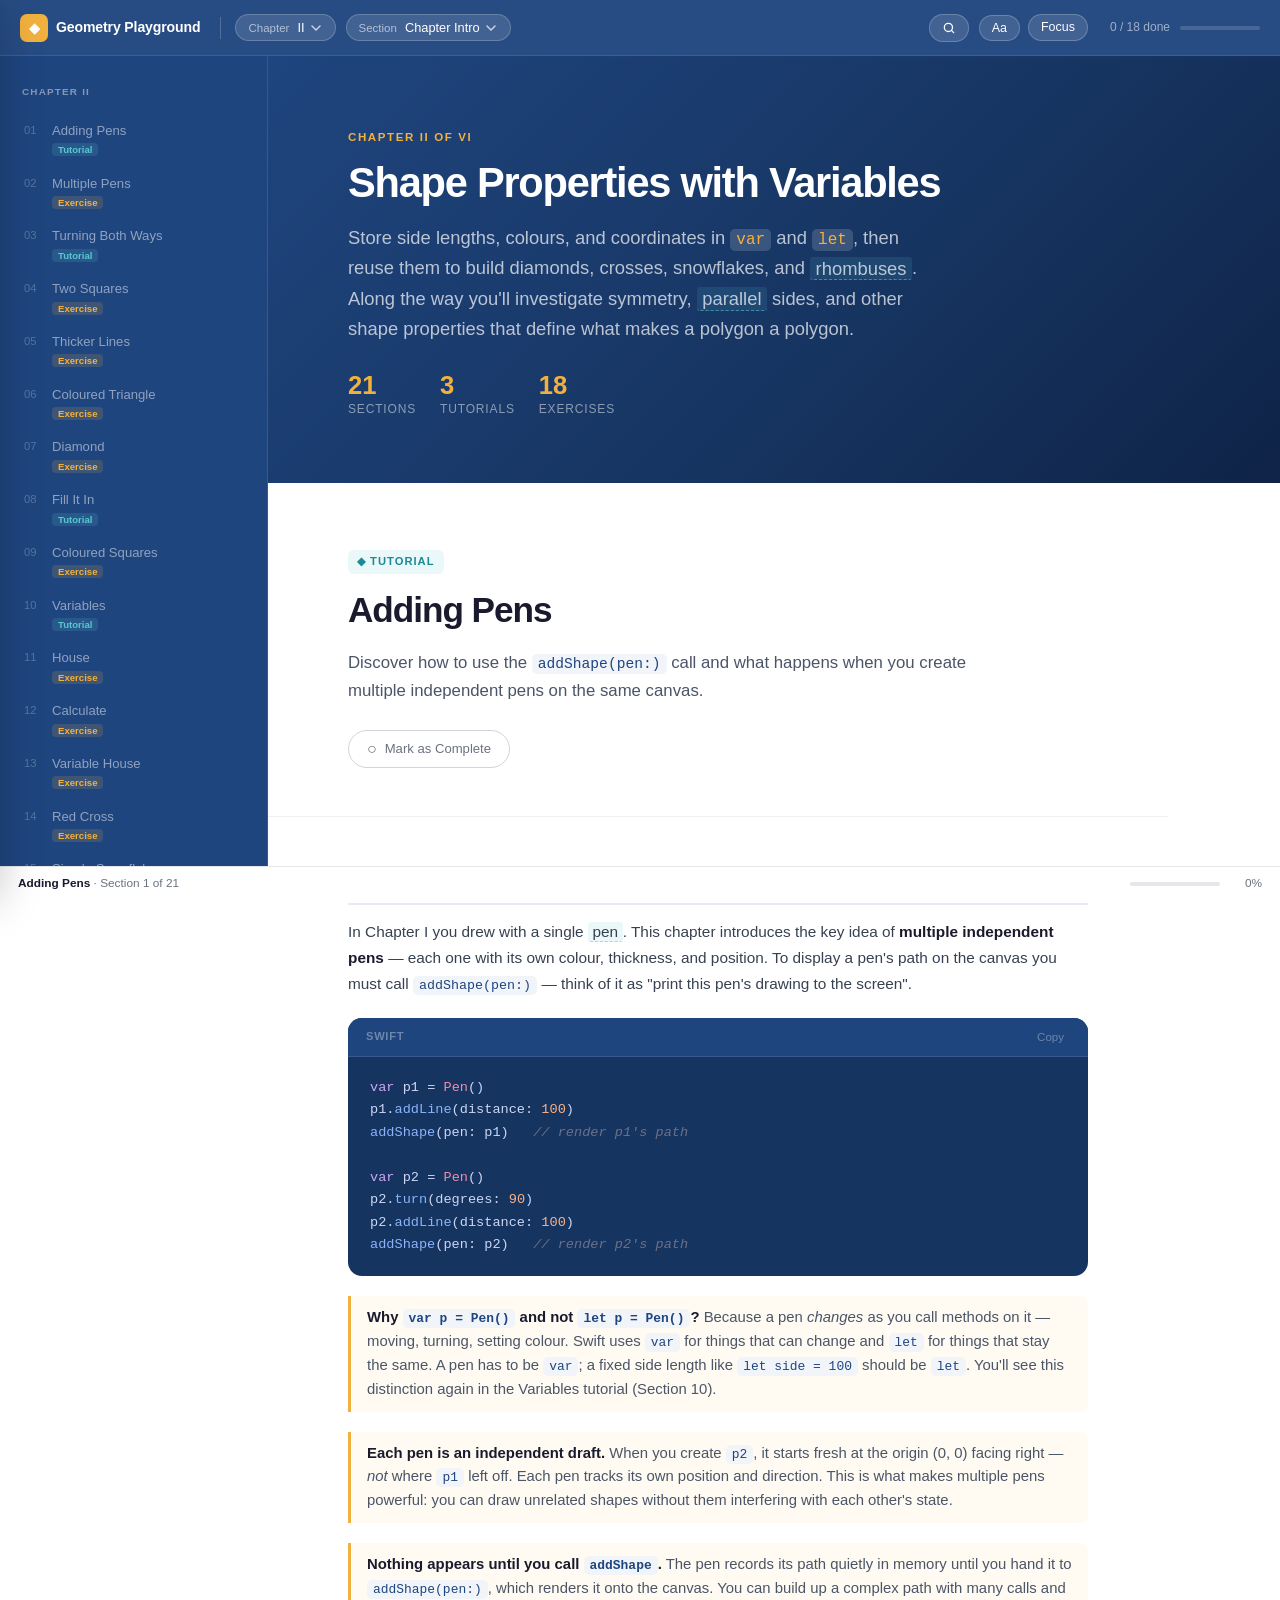
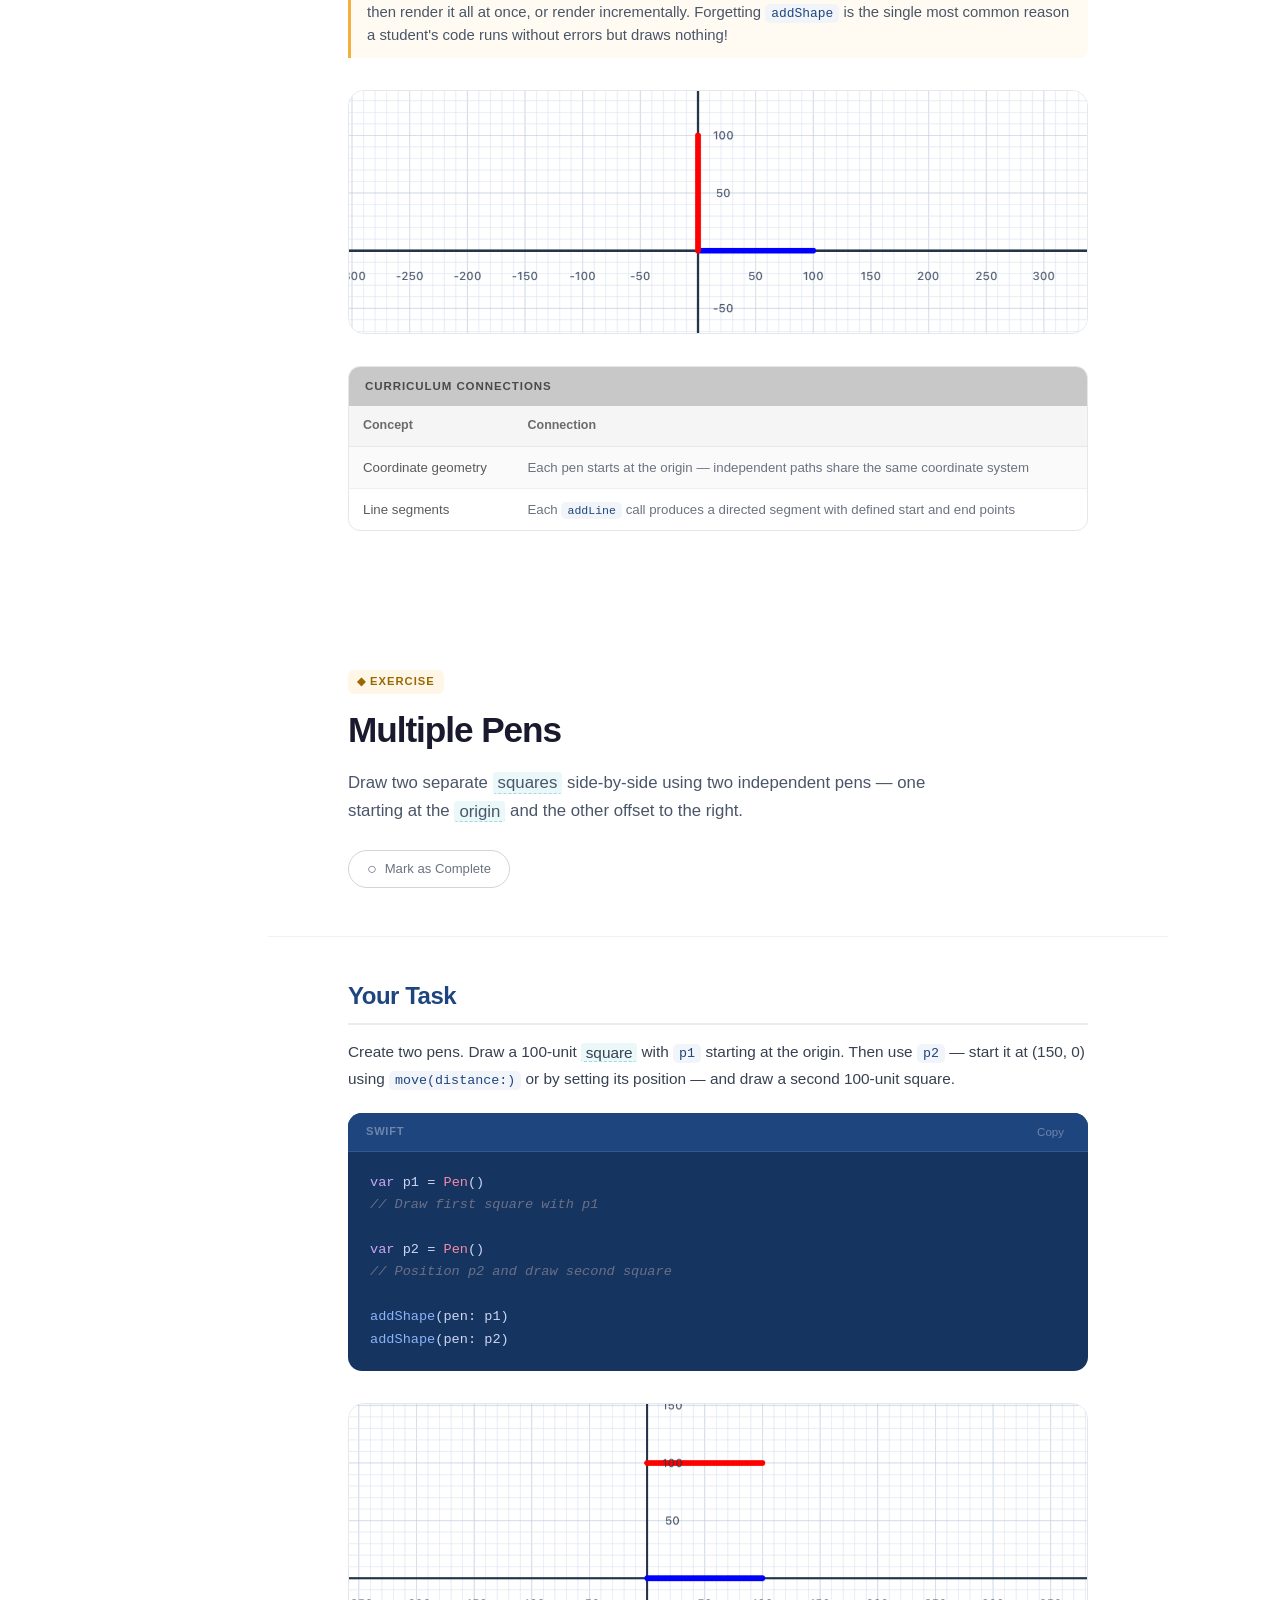
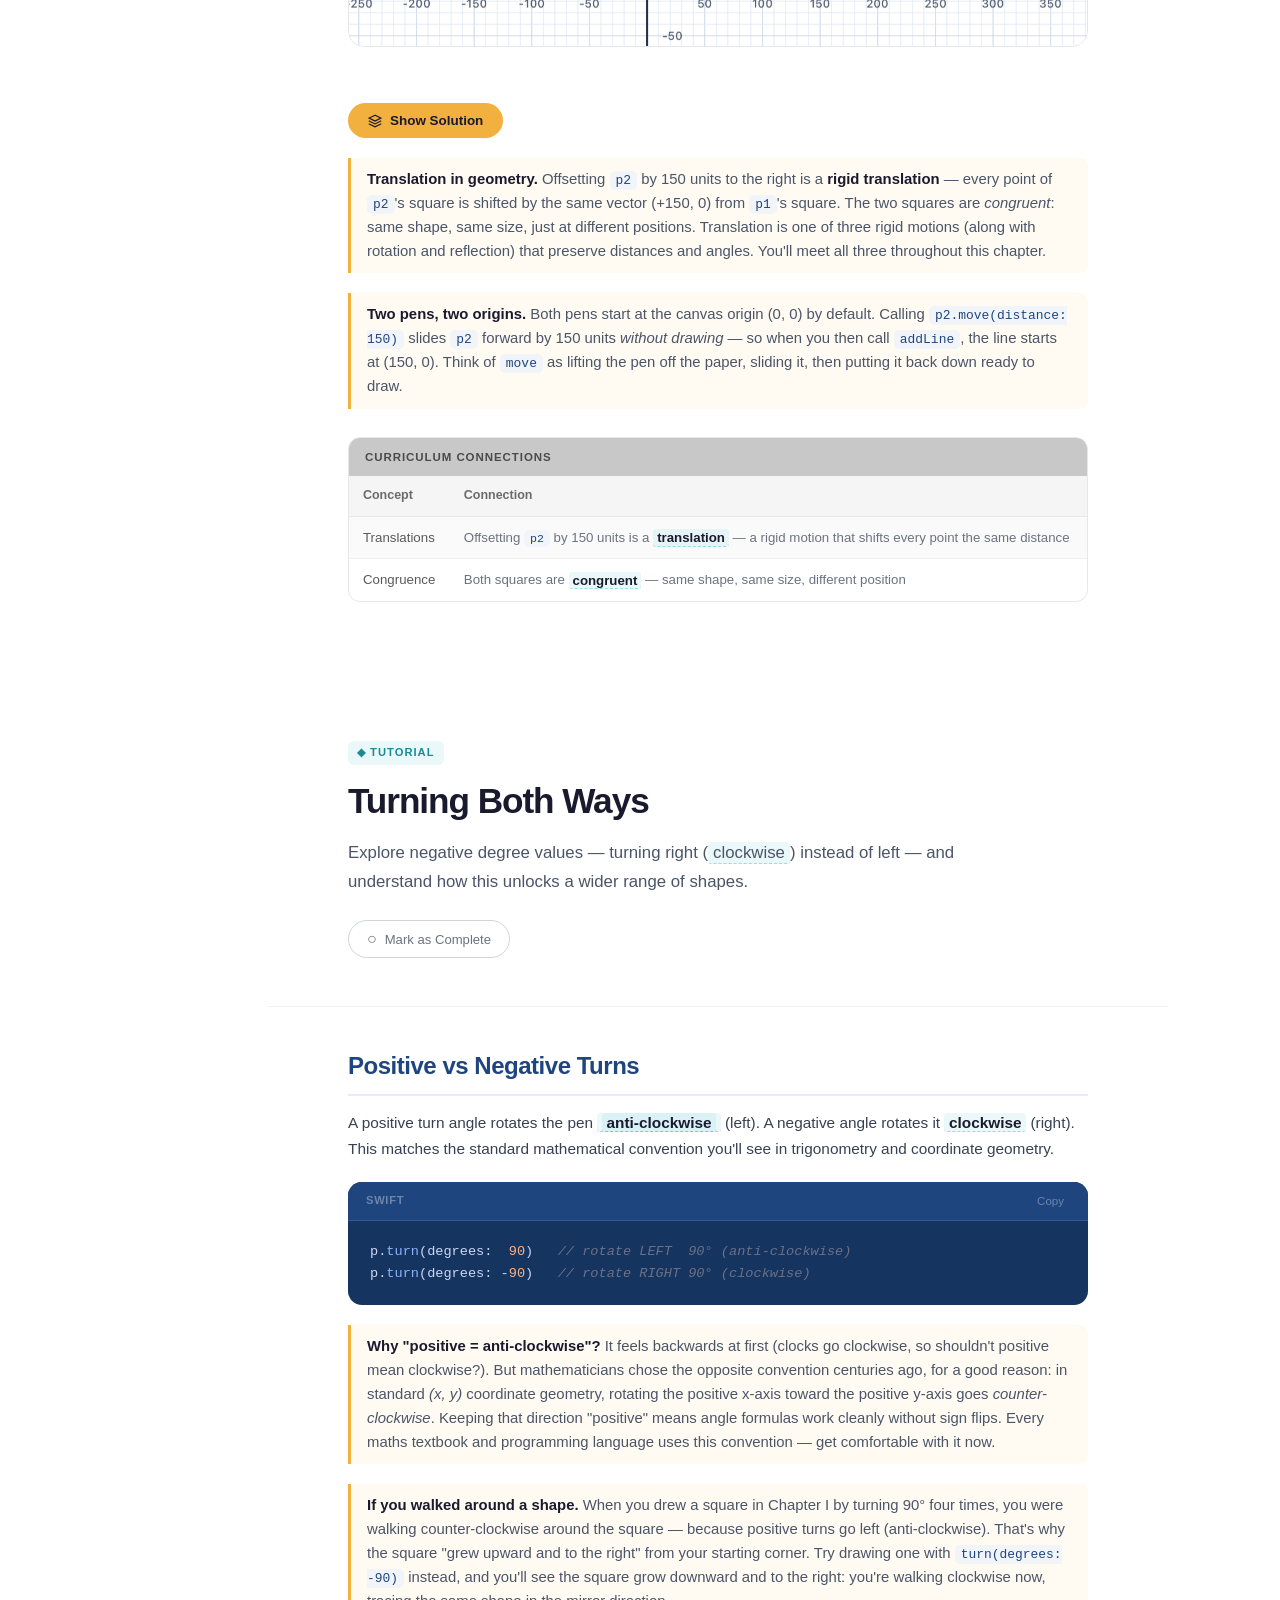
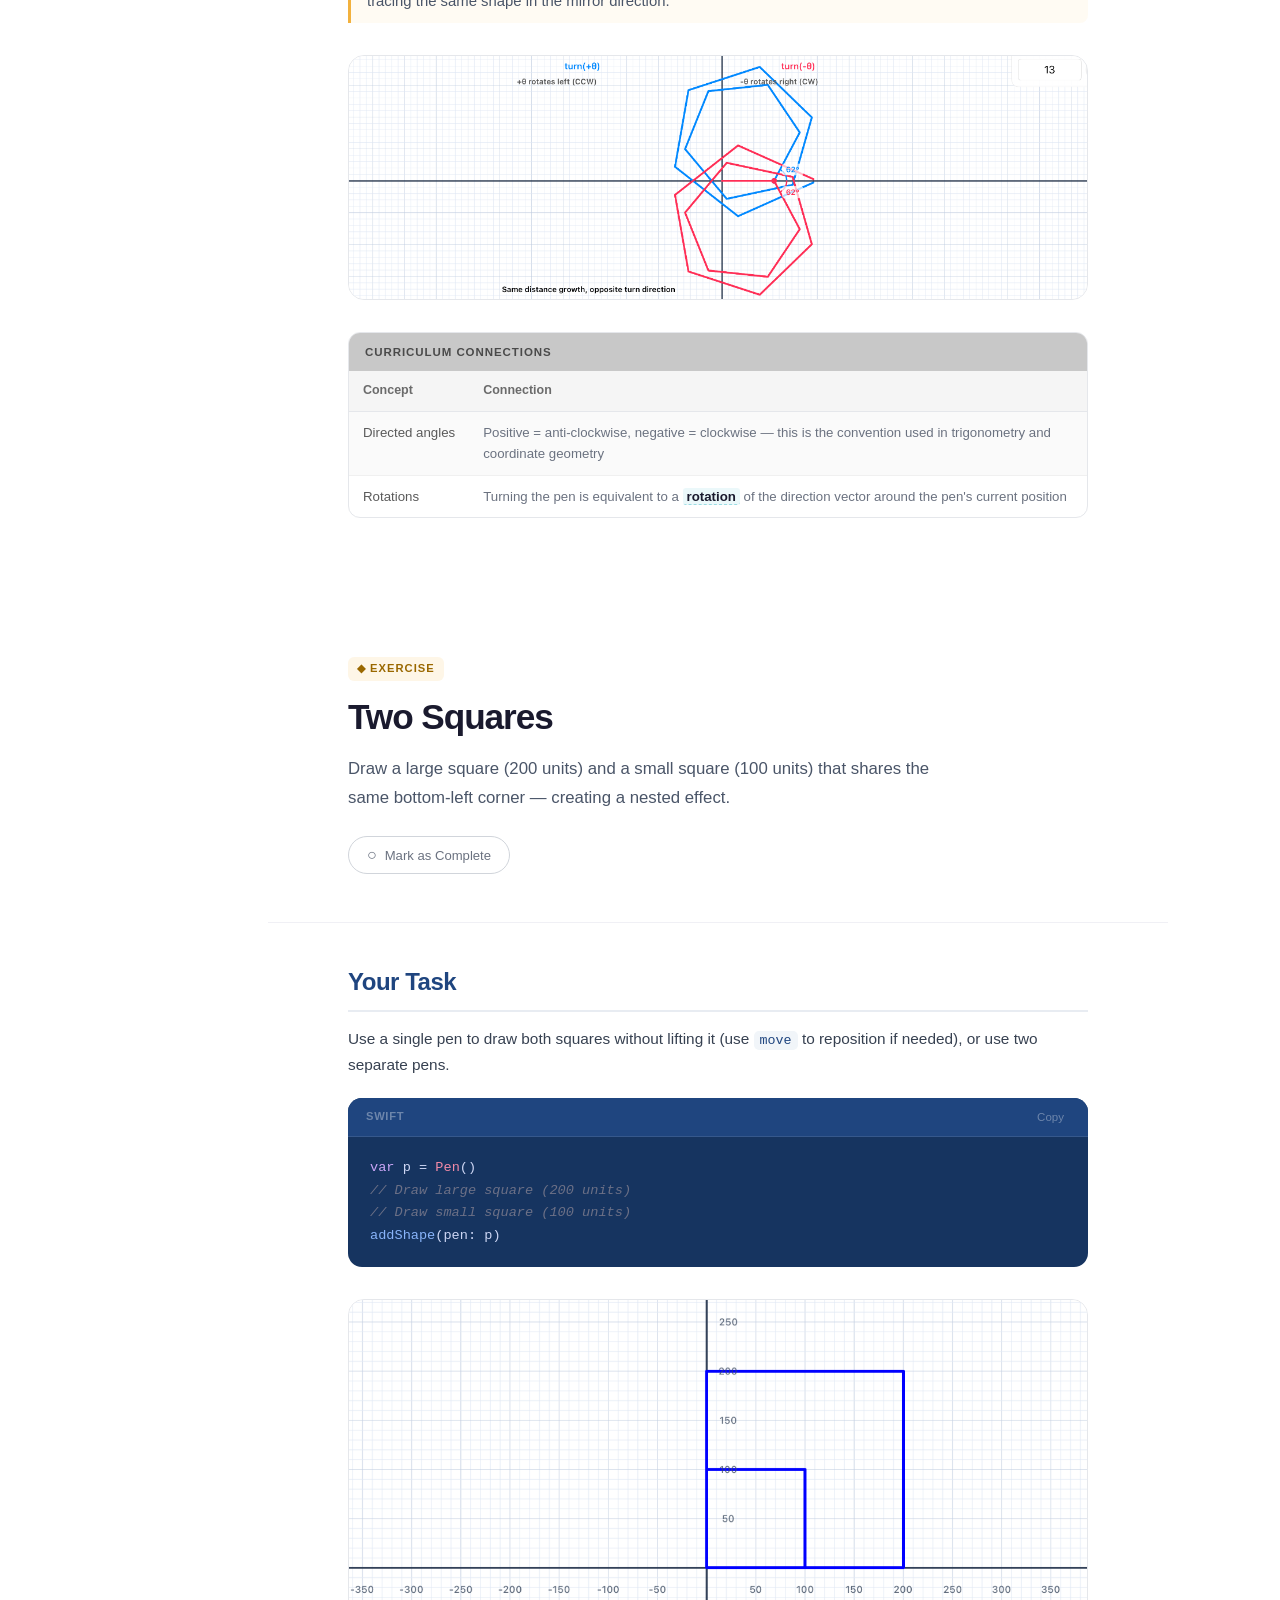
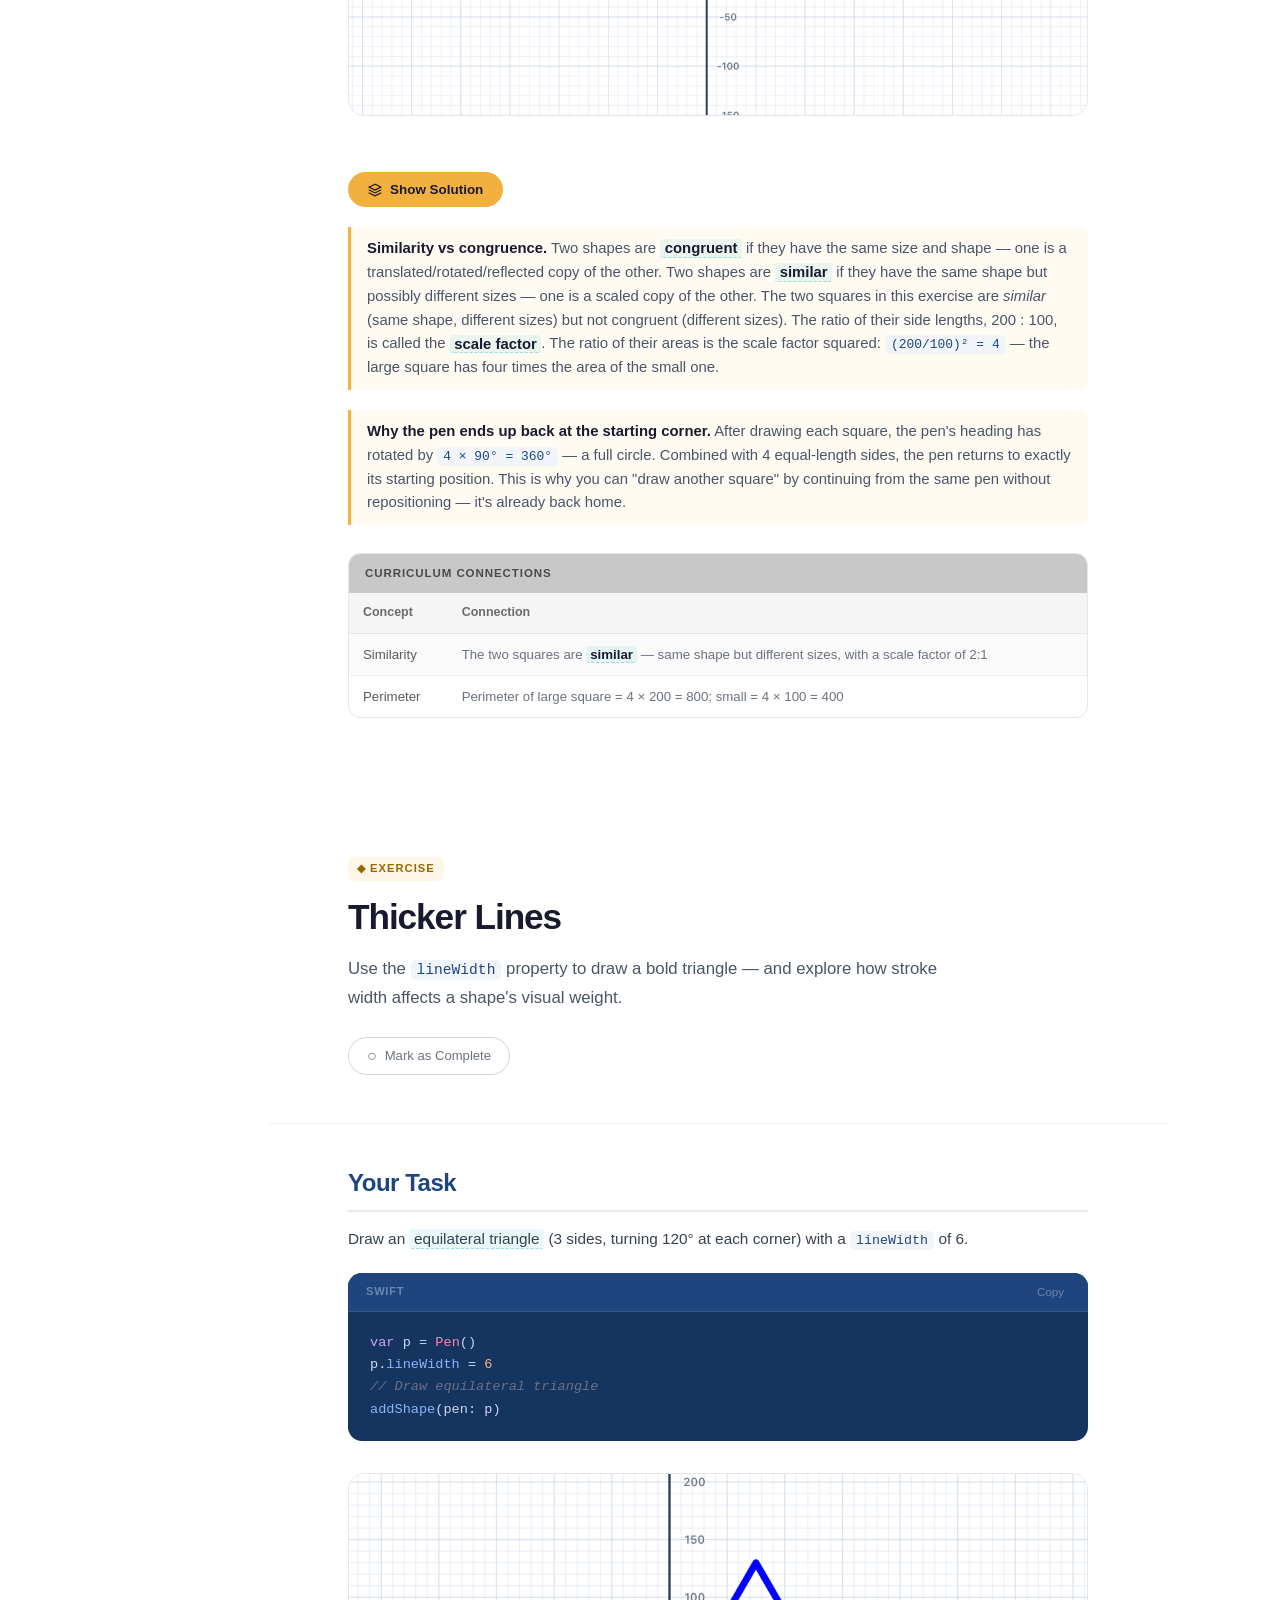
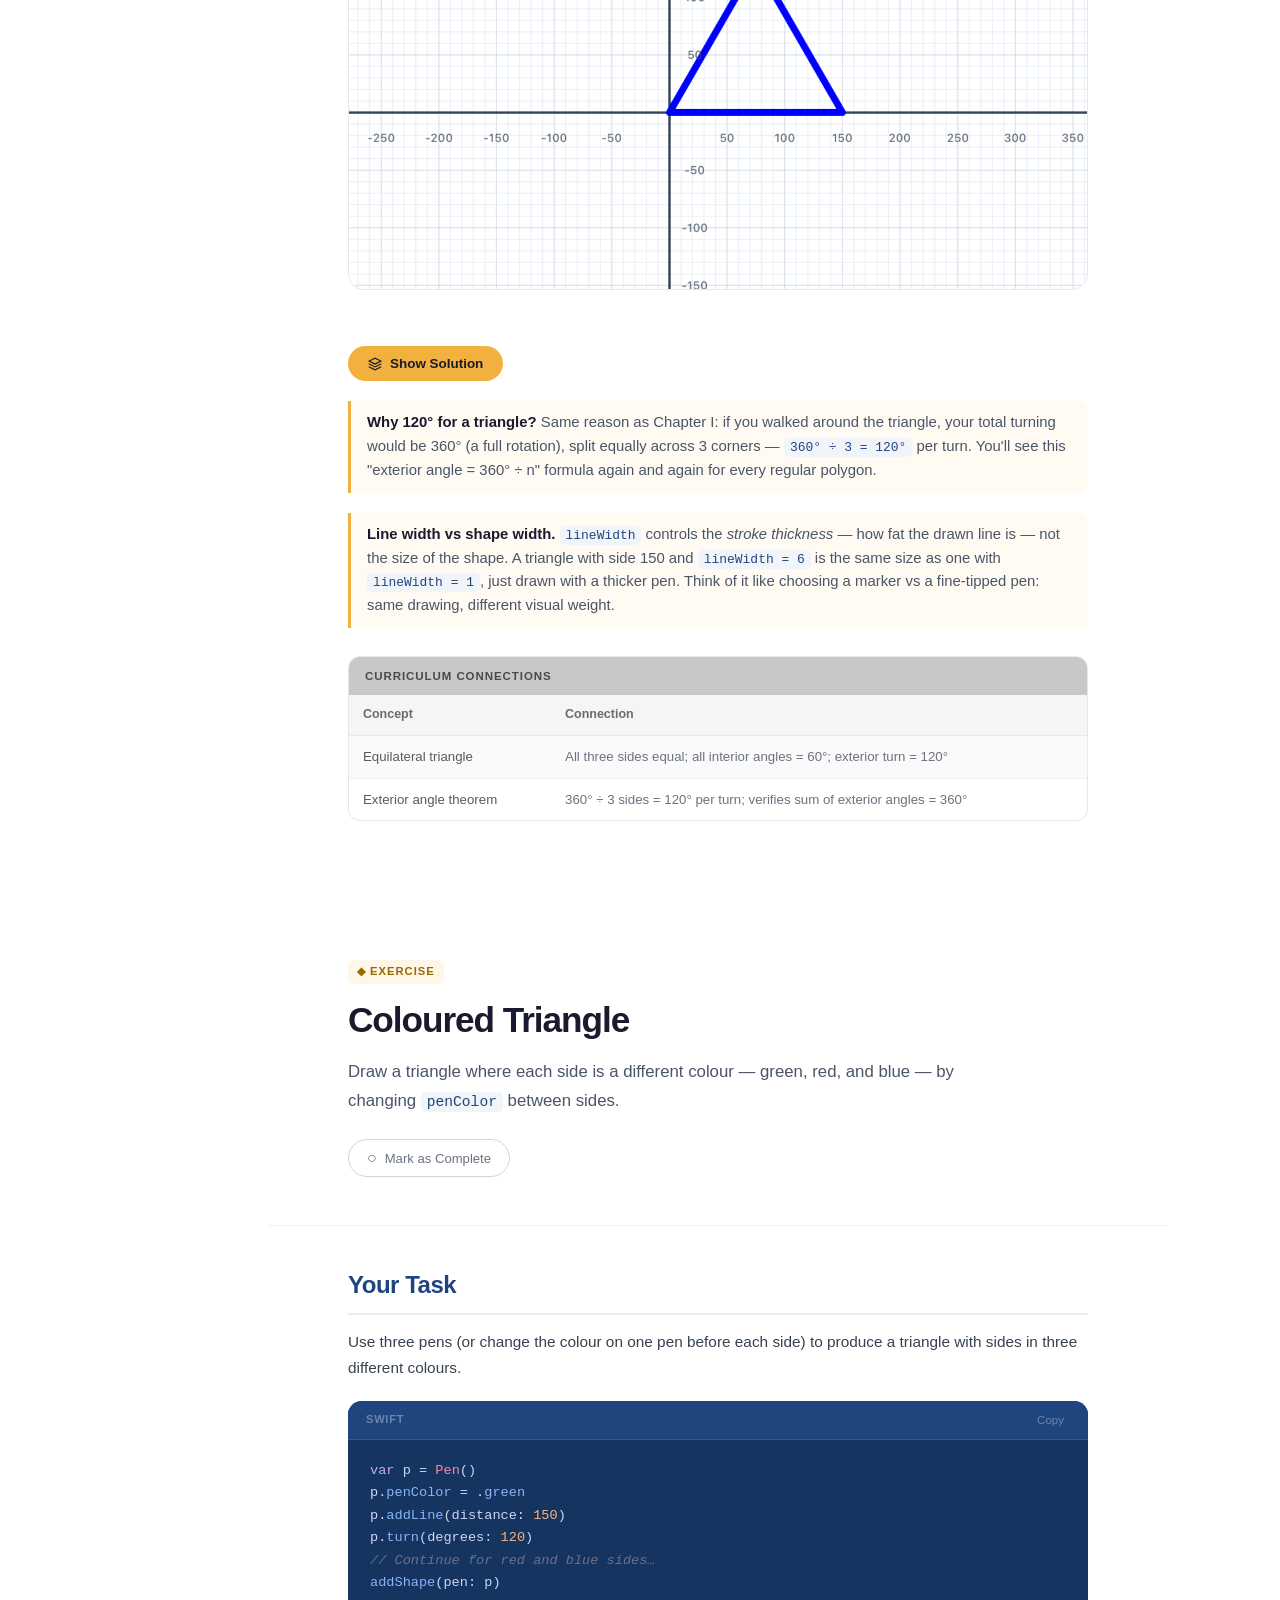
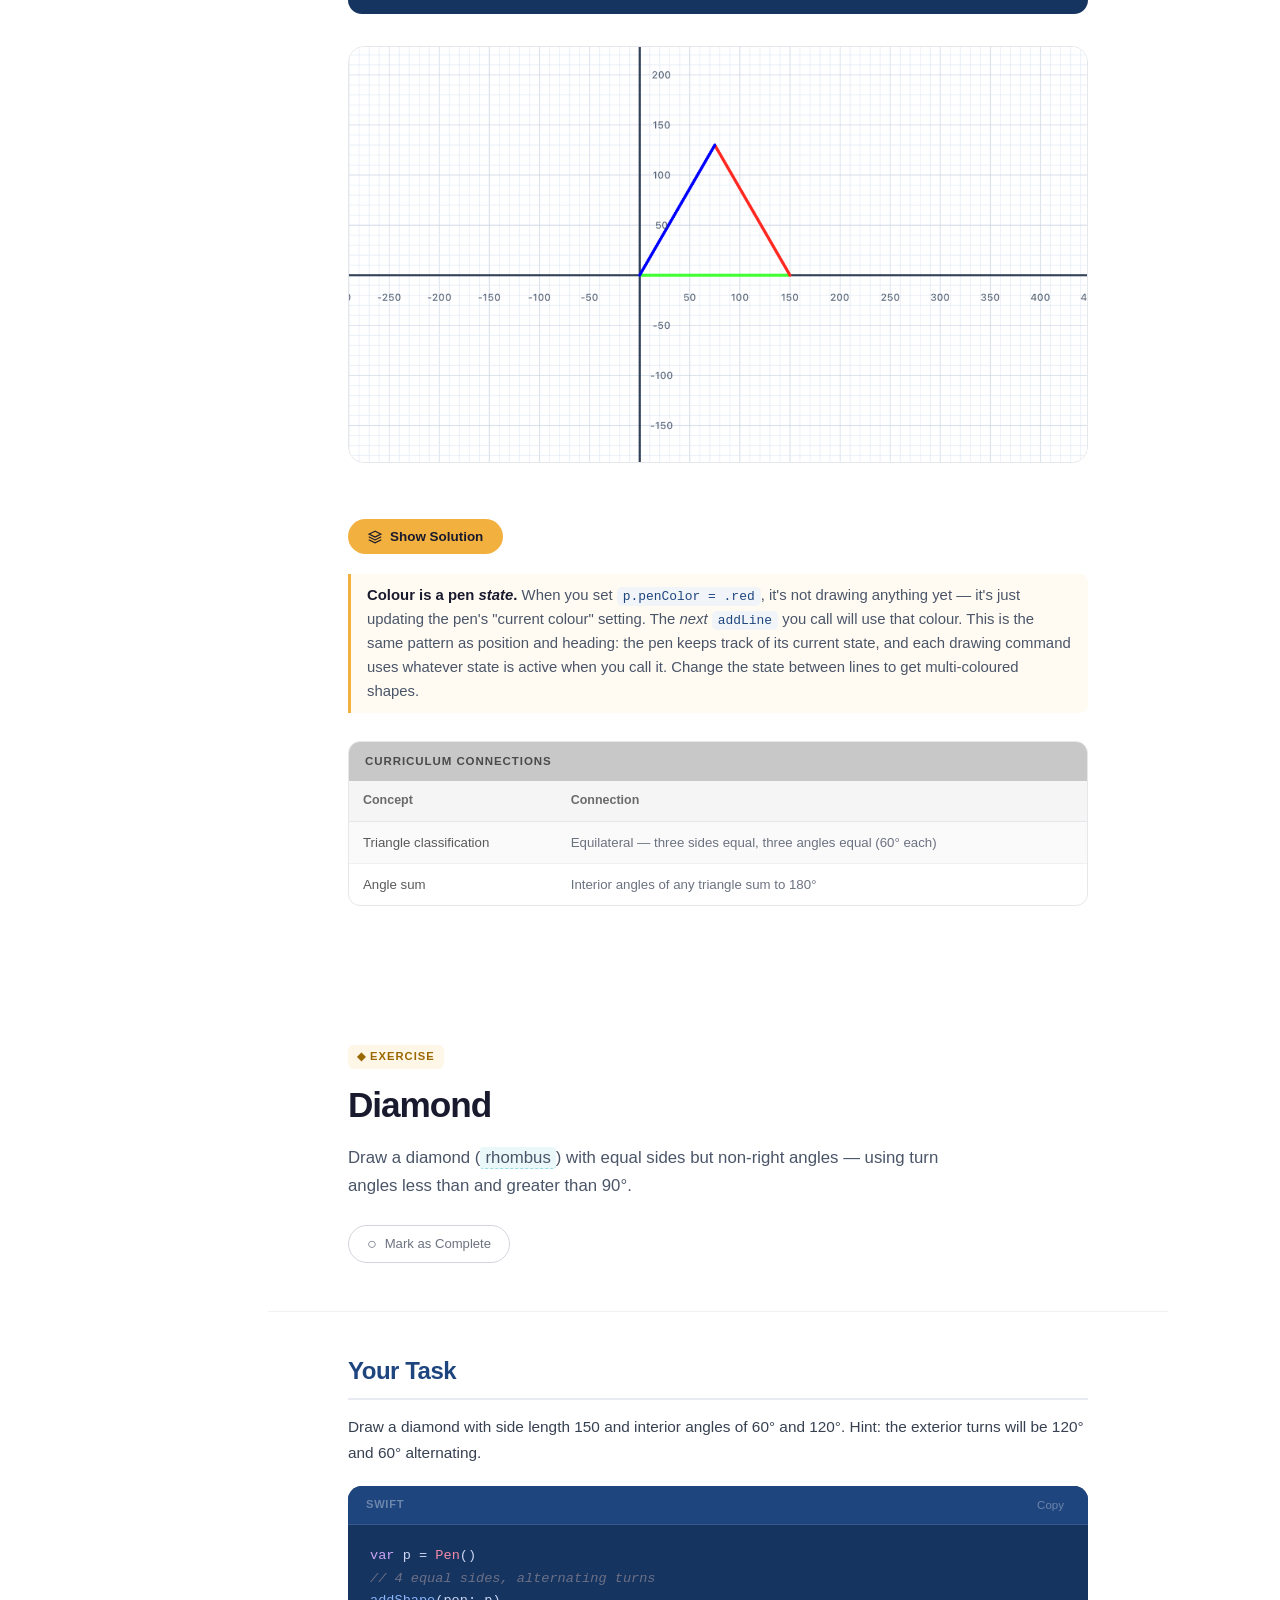
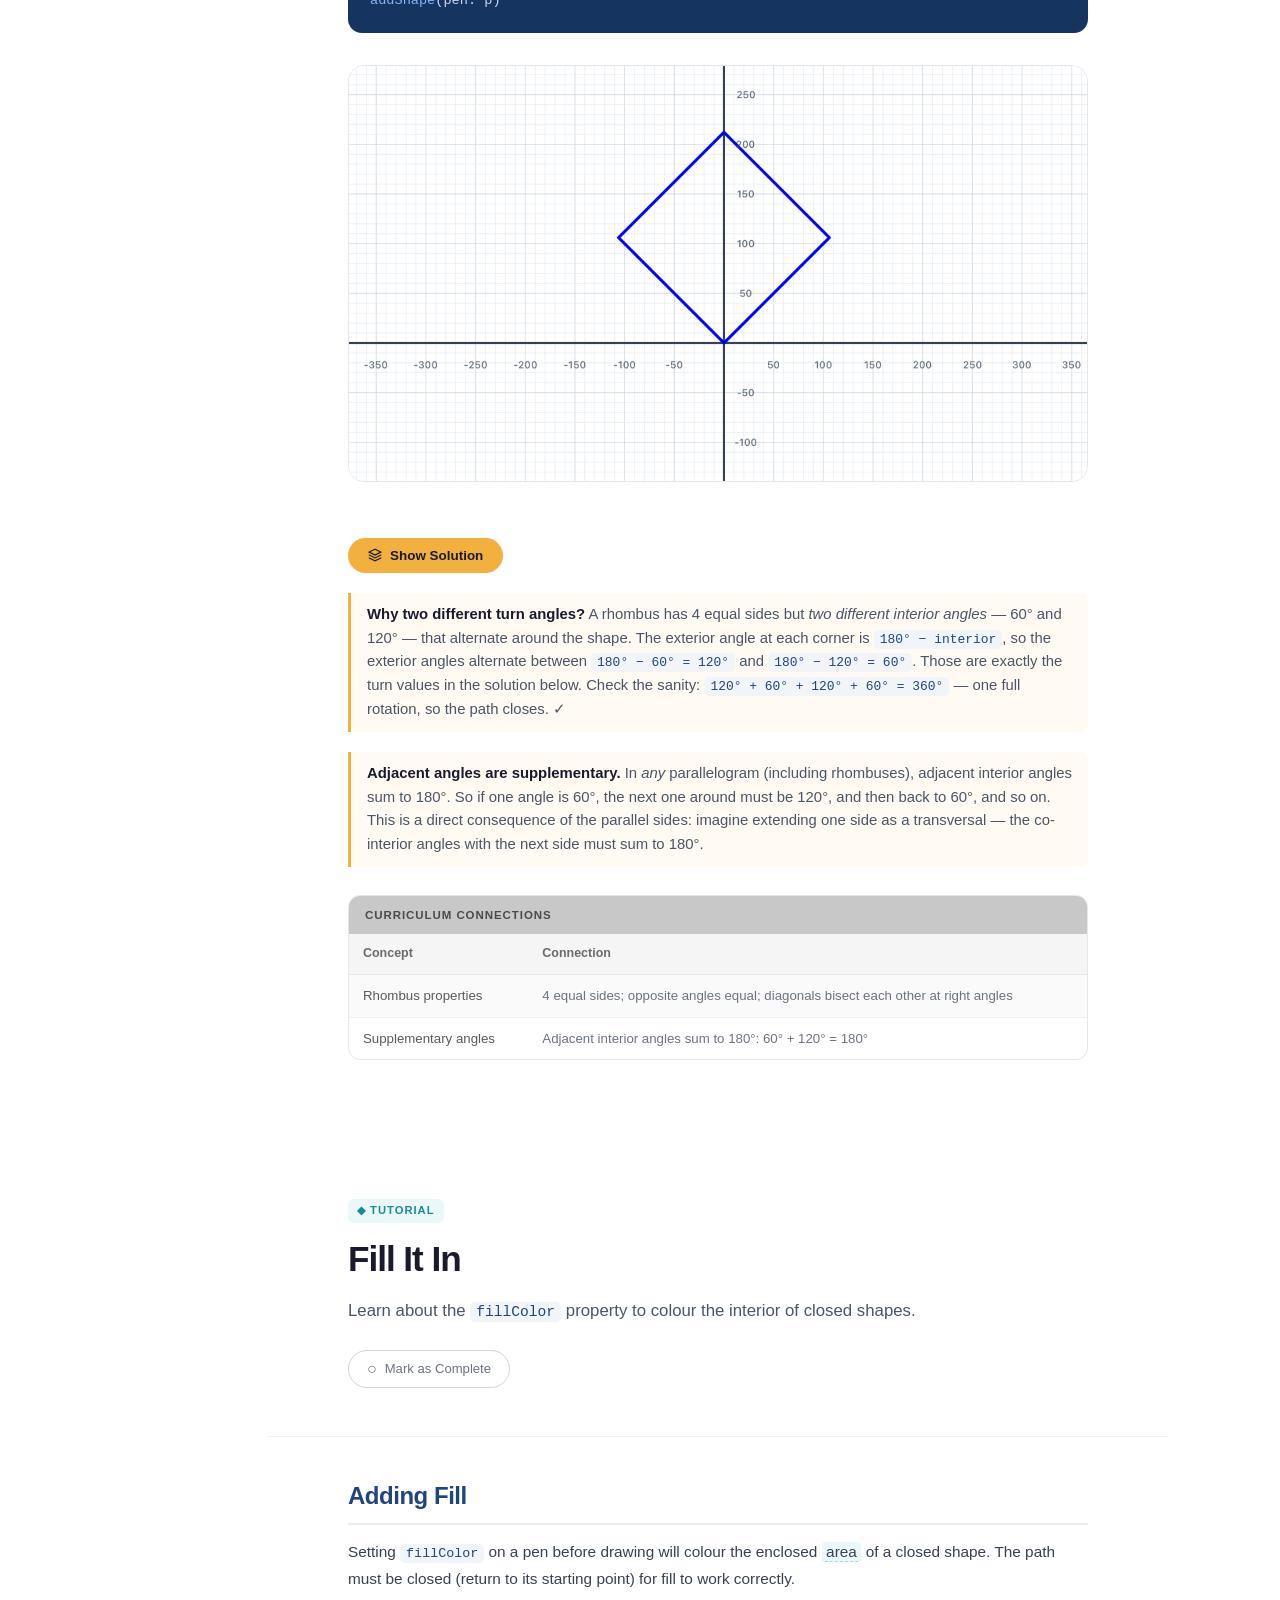
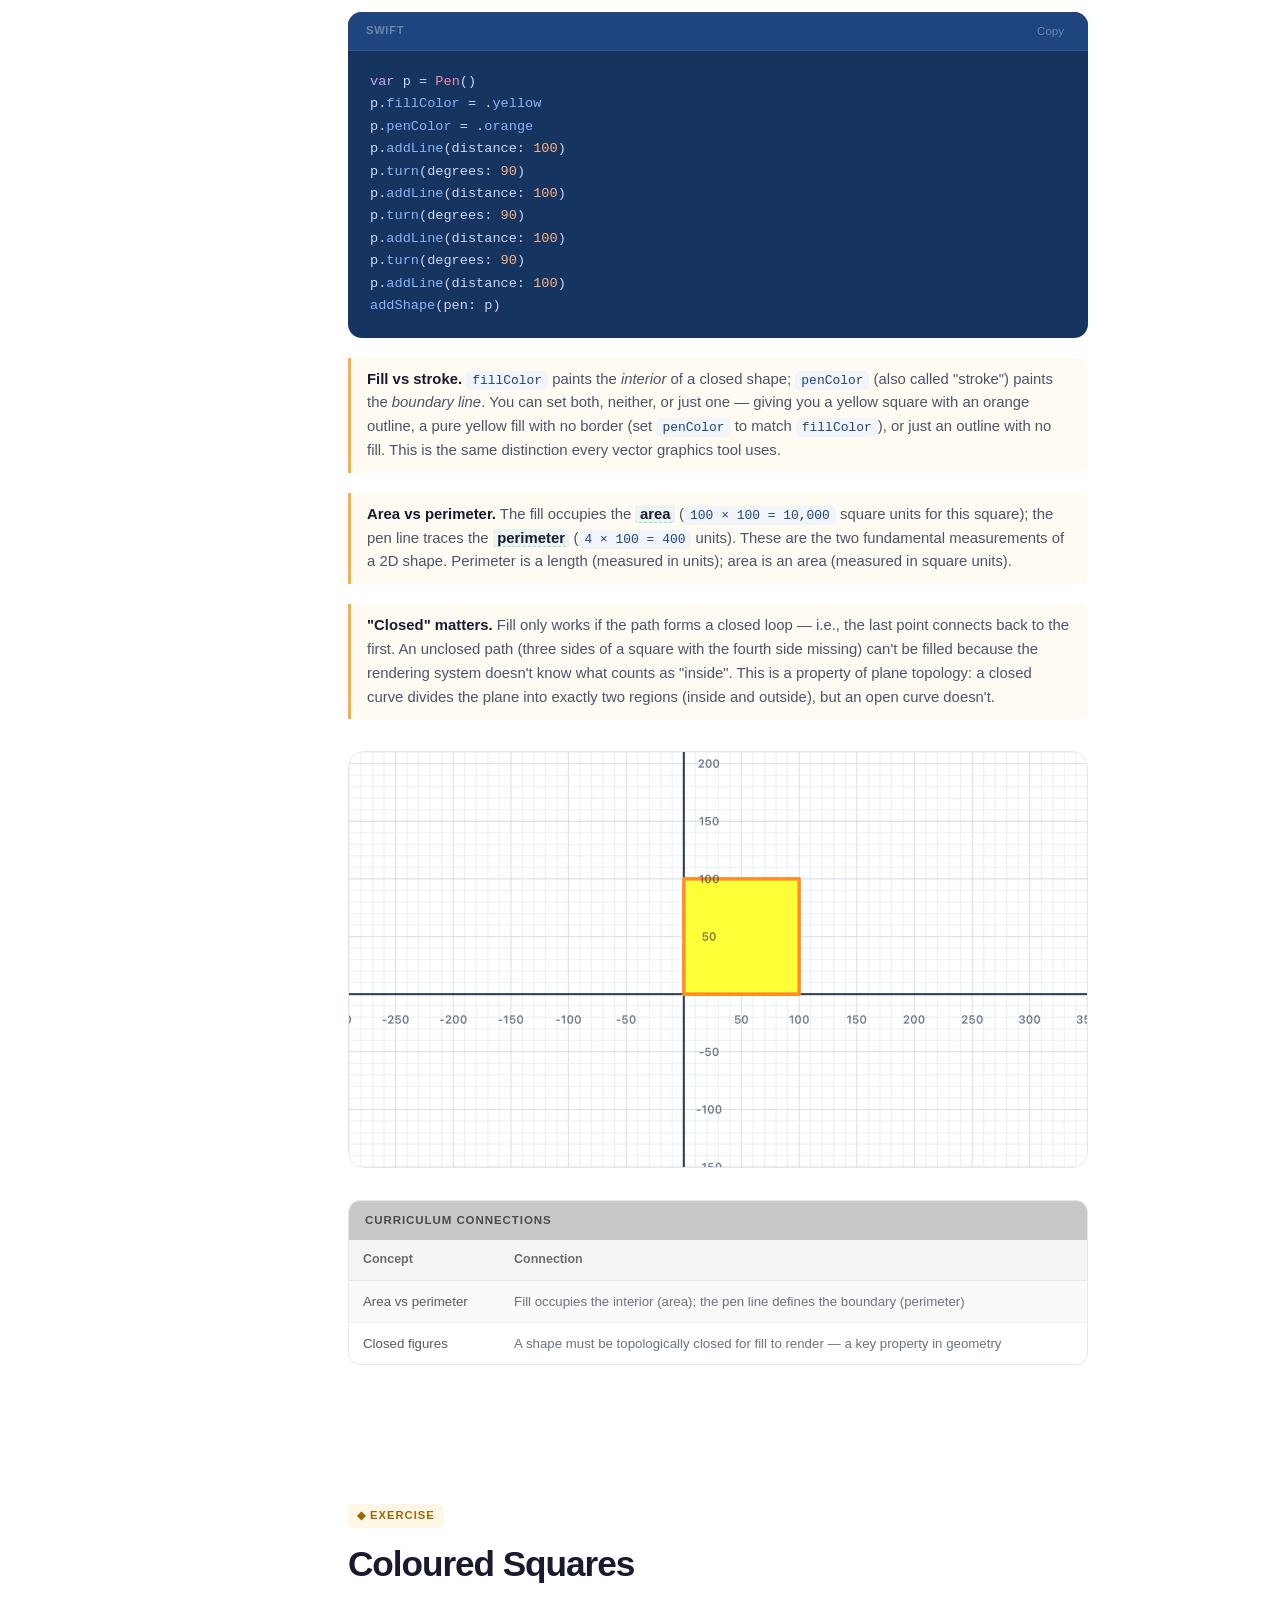
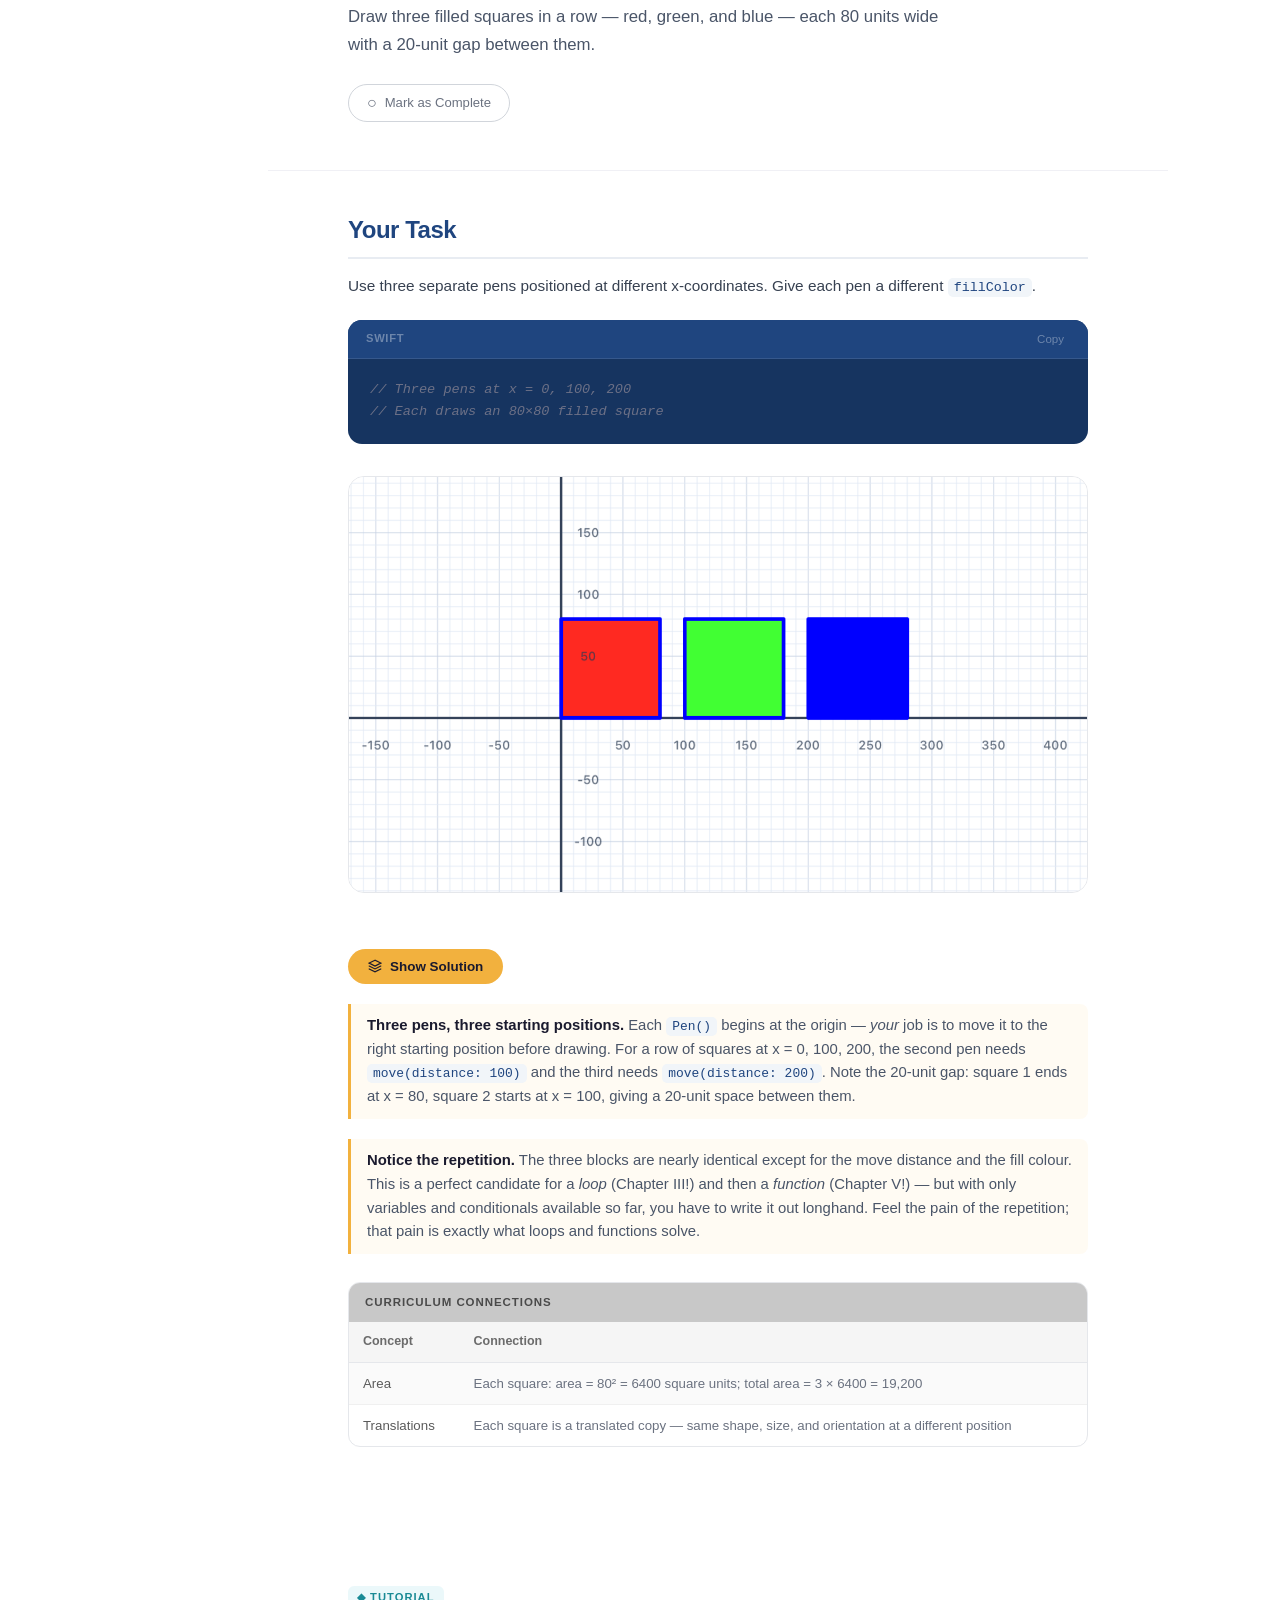
<file: 02.html>
<!DOCTYPE html>
<html lang="en">
<head>
  <meta charset="UTF-8" />
  <meta name="viewport" content="width=device-width, initial-scale=1.0" />
  <title>Shape Properties with Variables — Geometry Playground</title>
  <!-- SEO -->
  <meta name="description" content="Chapter II of Geometry Playground: shape properties through Swift variables. Draw irregular polygons, explore lines of symmetry, and use variables to drive geometry on iPad or Mac." />
  <meta name="keywords" content="Swift Playgrounds, shape properties, variables, irregular polygons, symmetry, area, Swift programming, geometry chapter 2, iPad coding, IM1" />
  <meta name="author" content="Daniel Budd" />
  <meta name="robots" content="index, follow" />
  <link rel="canonical" href="https://dbbudd.github.io/02.html" />
  <!-- Open Graph -->
  <meta property="og:type" content="article" />
  <meta property="og:site_name" content="Geometry Playground" />
  <meta property="og:title" content="Shape Properties with Variables — Geometry Playground" />
  <meta property="og:description" content="Chapter II: shape properties through Swift variables. Draw irregular polygons, explore lines of symmetry, and use variables to drive geometry on iPad or Mac." />
  <meta property="og:url" content="https://dbbudd.github.io/02.html" />
  <meta property="og:image" content="https://dbbudd.github.io/images/og-card.png" />
  <!-- Twitter Card -->
  <meta name="twitter:card" content="summary_large_image" />
  <meta name="twitter:creator" content="@DanielBBudd" />
  <meta name="twitter:title" content="Shape Properties with Variables — Geometry Playground" />
  <meta name="twitter:description" content="Chapter II: shape properties through Swift variables. Draw irregular polygons, explore lines of symmetry, and use variables to drive geometry on iPad or Mac." />
  <meta name="twitter:image" content="https://dbbudd.github.io/images/og-card.png" />
  <!-- Structured data -->
  <script type="application/ld+json">
  {
    "@context": "https://schema.org",
    "@type": "LearningResource",
    "name": "Shape Properties with Variables — Geometry Playground Chapter II",
    "description": "Shape properties through Swift variables. Draw irregular polygons, explore lines of symmetry, and use variables to drive geometry with Swift Playgrounds on iPad or Mac.",
    "url": "https://dbbudd.github.io/02.html",
    "isPartOf": { "@type": "Course", "name": "Geometry Playground", "url": "https://dbbudd.github.io/" },
    "author": { "@type": "Person", "name": "Daniel Budd" },
    "inLanguage": "en",
    "educationalLevel": "High School",
    "learningResourceType": "Interactive Tutorial",
    "isAccessibleForFree": true,
    "teaches": "Shape Properties, Variables, Irregular Polygons, Reflective Symmetry, Area of Polygons, Coordinate Offsets"
  }
  </script>
  <link rel="stylesheet" href="course-ui/course-ui.css?v=4" />
  <link rel="stylesheet" href="styles.css?v=5" />
  <script>
    window.CourseUI = {
      brand:   { name: 'Geometry Playground', accent: '#F2B13E' },
      reading: { readingLine: true, readingPos: true, focusMode: true },
      search: {
        enabled: true,
        scope:   'site',
        pages: [
          'index.html',
          '01.html', '02.html', '03.html',
          '04.html', '05.html', '06.html'
        ]
      },
      vocab: {
        enabled: true,
        autoWrap: true,
        contentSelector: '.section-hero .lead, .article p, .article li'
      },
      mobile: {
        drawer: {
          sections: [
            { title: 'Chapters', clone: '#chapterPill .nav-dropdown' },
            { title: 'Sections', clone: '.sidebar nav' }
          ]
        }
      }
    };
  </script>
  <script src="vocab/geometry.js?v=4"></script>
  <script src="course-ui/course-ui.js?v=4" defer></script>
</head>
<body>

<a class="cu-skip-link" href="#chapter-top">Skip to main content</a>

<!-- ══════════════════════════════════════════════════════════
     TOP BAR
══════════════════════════════════════════════════════════ -->
<header class="topbar" id="topbar">
  <a href="index.html" class="topbar-logo">
    <span>◆</span>Geometry Playground
  </a>
  <div class="topbar-divider"></div>
  <!-- Chapter picker -->
  <div class="nav-pill" id="chapterPill">
    <button class="nav-pill-btn" onclick="togglePill('chapterPill')">
      <span class="pill-label">Chapter</span>
      II
      <svg width="10" height="6" viewBox="0 0 10 6" fill="none"><path d="M1 1l4 4 4-4" stroke="currentColor" stroke-width="1.5" stroke-linecap="round"/></svg>
    </button>
    <div class="nav-dropdown">
      <div class="nav-dropdown-heading">Chapters</div>
      <a href="01.html"><span class="dd-num">I</span> Coordinate Geometry</a>
      <a href="02.html" class="current"><span class="dd-num">II</span> Shape Properties</a>
      <a href="03.html"><span class="dd-num">III</span> Polygon Patterns</a>
      <a href="04.html"><span class="dd-num">IV</span> Sorting Shapes</a>
      <a href="05.html"><span class="dd-num">V</span> Similarity</a>
      <a href="06.html"><span class="dd-num">VI</span> Composite Figures</a>
    </div>
  </div>
  <!-- Section picker -->
  <div class="nav-pill" id="sectionPill">
    <button class="nav-pill-btn" onclick="togglePill('sectionPill')">
      <span class="pill-label">Section</span>
      <span id="activeSectionLabel">Adding Pens</span>
      <svg width="10" height="6" viewBox="0 0 10 6" fill="none"><path d="M1 1l4 4 4-4" stroke="currentColor" stroke-width="1.5" stroke-linecap="round"/></svg>
    </button>
    <div class="nav-dropdown" id="sectionDropdown">
      <div class="nav-dropdown-heading">Sections — Chapter II</div>
      <a href="#adding-pens" onclick="closePills()"><span class="dd-num">01</span> Adding Pens</a>
      <a href="#multiple-pens" onclick="closePills()"><span class="dd-num">02</span> Multiple Pens</a>
      <a href="#turning-both-ways" onclick="closePills()"><span class="dd-num">03</span> Turning Both Ways</a>
      <a href="#two-squares" onclick="closePills()"><span class="dd-num">04</span> Two Squares</a>
      <a href="#thicker-lines" onclick="closePills()"><span class="dd-num">05</span> Thicker Lines</a>
      <a href="#coloured-triangle" onclick="closePills()"><span class="dd-num">06</span> Coloured Triangle</a>
      <a href="#diamond" onclick="closePills()"><span class="dd-num">07</span> Diamond</a>
      <a href="#fill-it-in" onclick="closePills()"><span class="dd-num">08</span> Fill It In</a>
      <a href="#coloured-squares" onclick="closePills()"><span class="dd-num">09</span> Coloured Squares</a>
      <a href="#variables" onclick="closePills()"><span class="dd-num">10</span> Variables</a>
      <div class="nav-dropdown-sep"></div>
      <a href="#house" onclick="closePills()"><span class="dd-num">11</span> House</a>
      <a href="#calculate" onclick="closePills()"><span class="dd-num">12</span> Calculate</a>
      <a href="#variable-house" onclick="closePills()"><span class="dd-num">13</span> Variable House</a>
      <a href="#red-cross" onclick="closePills()"><span class="dd-num">14</span> Red Cross</a>
      <a href="#simple-snowflake" onclick="closePills()"><span class="dd-num">15</span> Simple Snowflake</a>
      <a href="#parallel-lines" onclick="closePills()"><span class="dd-num">16</span> Parallel Lines</a>
      <a href="#letter-z" onclick="closePills()"><span class="dd-num">17</span> Letter Z</a>
      <a href="#rhombus" onclick="closePills()"><span class="dd-num">18</span> Rhombus</a>
      <a href="#parallelogram" onclick="closePills()"><span class="dd-num">19</span> Parallelogram</a>
      <a href="#polygon-explorer" onclick="closePills()"><span class="dd-num">20</span> Polygon Explorer</a>
      <a href="#angle-classification" onclick="closePills()"><span class="dd-num">21</span> Angle Classification</a>
    </div>
  </div>
  <!-- Progress -->
  <div class="topbar-progress">
    <span class="progress-text" id="progressText">0 / 18 done</span>
    <div class="progress-bar-wrap">
      <div class="progress-bar-fill" id="progressBarFill"></div>
    </div>
  </div>
</header>

<!-- ══════════════════════════════════════════════════════════
     LAYOUT
══════════════════════════════════════════════════════════ -->
<div class="layout">

  <!-- ── SIDEBAR ─────────────────────────────────────────── -->
  <aside class="sidebar">
    <div class="sidebar-chapter">Chapter II</div>
    <nav id="sidebarNav">
      <a href="#adding-pens" data-section="adding-pens"><span class="nav-num">01</span><span>Adding Pens<br><span class="nav-badge badge-tutorial">Tutorial</span></span><span class="nav-done">✓</span></a>
      <a href="#multiple-pens" data-section="multiple-pens"><span class="nav-num">02</span><span>Multiple Pens<br><span class="nav-badge badge-exercise">Exercise</span></span><span class="nav-done">✓</span></a>
      <a href="#turning-both-ways" data-section="turning-both-ways"><span class="nav-num">03</span><span>Turning Both Ways<br><span class="nav-badge badge-tutorial">Tutorial</span></span><span class="nav-done">✓</span></a>
      <a href="#two-squares" data-section="two-squares"><span class="nav-num">04</span><span>Two Squares<br><span class="nav-badge badge-exercise">Exercise</span></span><span class="nav-done">✓</span></a>
      <a href="#thicker-lines" data-section="thicker-lines"><span class="nav-num">05</span><span>Thicker Lines<br><span class="nav-badge badge-exercise">Exercise</span></span><span class="nav-done">✓</span></a>
      <a href="#coloured-triangle" data-section="coloured-triangle"><span class="nav-num">06</span><span>Coloured Triangle<br><span class="nav-badge badge-exercise">Exercise</span></span><span class="nav-done">✓</span></a>
      <a href="#diamond" data-section="diamond"><span class="nav-num">07</span><span>Diamond<br><span class="nav-badge badge-exercise">Exercise</span></span><span class="nav-done">✓</span></a>
      <a href="#fill-it-in" data-section="fill-it-in"><span class="nav-num">08</span><span>Fill It In<br><span class="nav-badge badge-tutorial">Tutorial</span></span><span class="nav-done">✓</span></a>
      <a href="#coloured-squares" data-section="coloured-squares"><span class="nav-num">09</span><span>Coloured Squares<br><span class="nav-badge badge-exercise">Exercise</span></span><span class="nav-done">✓</span></a>
      <a href="#variables" data-section="variables"><span class="nav-num">10</span><span>Variables<br><span class="nav-badge badge-tutorial">Tutorial</span></span><span class="nav-done">✓</span></a>
      <a href="#house" data-section="house"><span class="nav-num">11</span><span>House<br><span class="nav-badge badge-exercise">Exercise</span></span><span class="nav-done">✓</span></a>
      <a href="#calculate" data-section="calculate"><span class="nav-num">12</span><span>Calculate<br><span class="nav-badge badge-exercise">Exercise</span></span><span class="nav-done">✓</span></a>
      <a href="#variable-house" data-section="variable-house"><span class="nav-num">13</span><span>Variable House<br><span class="nav-badge badge-exercise">Exercise</span></span><span class="nav-done">✓</span></a>
      <a href="#red-cross" data-section="red-cross"><span class="nav-num">14</span><span>Red Cross<br><span class="nav-badge badge-exercise">Exercise</span></span><span class="nav-done">✓</span></a>
      <a href="#simple-snowflake" data-section="simple-snowflake"><span class="nav-num">15</span><span>Simple Snowflake<br><span class="nav-badge badge-exercise">Exercise</span></span><span class="nav-done">✓</span></a>
      <a href="#parallel-lines" data-section="parallel-lines"><span class="nav-num">16</span><span>Parallel Lines<br><span class="nav-badge badge-exercise">Exercise</span></span><span class="nav-done">✓</span></a>
      <a href="#letter-z" data-section="letter-z"><span class="nav-num">17</span><span>Letter Z<br><span class="nav-badge badge-exercise">Exercise</span></span><span class="nav-done">✓</span></a>
      <a href="#rhombus" data-section="rhombus"><span class="nav-num">18</span><span>Rhombus<br><span class="nav-badge badge-exercise">Exercise</span></span><span class="nav-done">✓</span></a>
      <a href="#parallelogram" data-section="parallelogram"><span class="nav-num">19</span><span>Parallelogram<br><span class="nav-badge badge-exercise">Exercise</span></span><span class="nav-done">✓</span></a>
      <a href="#polygon-explorer" data-section="polygon-explorer"><span class="nav-num">20</span><span>Polygon Explorer<br><span class="nav-badge badge-exercise">Exercise</span></span><span class="nav-done">✓</span></a>
      <a href="#angle-classification" data-section="angle-classification"><span class="nav-num">21</span><span>Angle Classification<br><span class="nav-badge badge-exercise">Exercise</span></span><span class="nav-done">✓</span></a>
    </nav>
  </aside>

  <!-- ── MAIN CONTENT ─────────────────────────────────────── -->
  <main class="content">

    <!-- Chapter Banner -->
    <section class="section-hero chapter-banner" id="chapter-top">
      <div class="ch-label">Chapter II of VI</div>
      <h1>Shape Properties with Variables</h1>
      <p class="lead">Store side lengths, colours, and coordinates in <code style="background:rgba(255,255,255,0.15);color:#F2B13E">var</code> and <code style="background:rgba(255,255,255,0.15);color:#F2B13E">let</code>, then reuse them to build diamonds, crosses, snowflakes, and rhombuses. Along the way you'll investigate symmetry, parallel sides, and other shape properties that define what makes a polygon a polygon.</p>
      <div class="banner-meta">
        <div class="banner-stat"><span class="stat-num">21</span><span class="stat-label">Sections</span></div>
        <div class="banner-stat"><span class="stat-num">3</span><span class="stat-label">Tutorials</span></div>
        <div class="banner-stat"><span class="stat-num">18</span><span class="stat-label">Exercises</span></div>
      </div>
    </section>

    <!-- ═══════════════════ 01 — ADDING PENS ═══════════════════ -->
    <section id="adding-pens">
      <div class="section-hero">
        <span class="section-tag tutorial">◆ Tutorial</span>
        <h1>Adding Pens</h1>
        <p class="lead">Discover how to use the <code>addShape(pen:)</code> call and what happens when you create multiple independent pens on the same canvas.</p>
        <button class="complete-btn" data-id="adding-pens" onclick="toggleComplete(this)"><span class="btn-icon">○</span> Mark as Complete</button>
      </div>
      <div class="article">
        <h2>Rendering Shapes</h2>
        <p>In Chapter I you drew with a single pen. This chapter introduces the key idea of <strong>multiple independent pens</strong> — each one with its own colour, thickness, and position. To display a pen's path on the canvas you must call <code>addShape(pen:)</code> — think of it as "print this pen's drawing to the screen".</p>
        <div class="code-wrap">
          <div class="code-header"><span class="code-lang">Swift</span><button class="code-copy" onclick="copyCode(this)">Copy</button></div>
          <pre><span class="kw">var</span> <span class="vr">p1</span> = <span class="tp">Pen</span>()
<span class="vr">p1</span>.<span class="fn">addLine</span>(distance: <span class="num">100</span>)
<span class="fn">addShape</span>(pen: <span class="vr">p1</span>)   <span class="cm">// render p1's path</span>

<span class="kw">var</span> <span class="vr">p2</span> = <span class="tp">Pen</span>()
<span class="vr">p2</span>.<span class="fn">turn</span>(degrees: <span class="num">90</span>)
<span class="vr">p2</span>.<span class="fn">addLine</span>(distance: <span class="num">100</span>)
<span class="fn">addShape</span>(pen: <span class="vr">p2</span>)   <span class="cm">// render p2's path</span></pre>
        </div>

        <blockquote><strong>Why <code>var p = Pen()</code> and not <code>let p = Pen()</code>?</strong> Because a pen <em>changes</em> as you call methods on it — moving, turning, setting colour. Swift uses <code>var</code> for things that can change and <code>let</code> for things that stay the same. A pen has to be <code>var</code>; a fixed side length like <code>let side = 100</code> should be <code>let</code>. You'll see this distinction again in the Variables tutorial (Section 10).</blockquote>

        <blockquote><strong>Each pen is an independent draft.</strong> When you create <code>p2</code>, it starts fresh at the origin (0, 0) facing right — <em>not</em> where <code>p1</code> left off. Each pen tracks its own position and direction. This is what makes multiple pens powerful: you can draw unrelated shapes without them interfering with each other's state.</blockquote>

        <blockquote><strong>Nothing appears until you call <code>addShape</code>.</strong> The pen records its path quietly in memory until you hand it to <code>addShape(pen:)</code>, which renders it onto the canvas. You can build up a complex path with many calls and then render it all at once, or render incrementally. Forgetting <code>addShape</code> is the single most common reason a student's code runs without errors but draws nothing!</blockquote>

        <div class="img-wrap">
          <img src="images/02-01-adding-pens.png" alt="Two Lines">
        </div>
        <div class="im-table-wrap">
          <div class="im-table-header">Curriculum Connections</div>
          <table>
            <tr><th>Concept</th><th>Connection</th></tr>
            <tr><td>Coordinate geometry</td><td>Each pen starts at the origin — independent paths share the same coordinate system</td></tr>
            <tr><td>Line segments</td><td>Each <code>addLine</code> call produces a directed segment with defined start and end points</td></tr>
          </table>
        </div>
      </div>
    </section>

    <!-- ═══════════════════ 02 — MULTIPLE PENS ═══════════════════ -->
    <section id="multiple-pens">
      <div class="section-hero">
        <span class="section-tag exercise">◆ Exercise</span>
        <h1>Multiple Pens</h1>
        <p class="lead">Draw two separate squares side-by-side using two independent pens — one starting at the origin and the other offset to the right.</p>
        <button class="complete-btn" data-id="multiple-pens" onclick="toggleComplete(this)"><span class="btn-icon">○</span> Mark as Complete</button>
      </div>
      <div class="article">
        <h2>Your Task</h2>
        <p>Create two pens. Draw a 100-unit square with <code>p1</code> starting at the origin. Then use <code>p2</code> — start it at (150, 0) using <code>move(distance:)</code> or by setting its position — and draw a second 100-unit square.</p>
        <div class="code-wrap">
          <div class="code-header"><span class="code-lang">Swift</span><button class="code-copy" onclick="copyCode(this)">Copy</button></div>
          <pre><span class="kw">var</span> <span class="vr">p1</span> = <span class="tp">Pen</span>()
<span class="cm">// Draw first square with p1</span>

<span class="kw">var</span> <span class="vr">p2</span> = <span class="tp">Pen</span>()
<span class="cm">// Position p2 and draw second square</span>

<span class="fn">addShape</span>(pen: <span class="vr">p1</span>)
<span class="fn">addShape</span>(pen: <span class="vr">p2</span>)</pre>
        </div>
        <div class="img-wrap">
          <img src="images/02-02-multiple-pens.png" alt="Two Lines">
        </div>
        <button class="solution-toggle" onclick="toggleSolution(this,'sol-multiple-pens')">
          <svg width="14" height="14" viewBox="0 0 24 24" fill="none"><path d="M12 2L2 7l10 5 10-5-10-5zM2 17l10 5 10-5M2 12l10 5 10-5" stroke="currentColor" stroke-width="2" stroke-linecap="round"/></svg>
          Show Solution
        </button>
        <blockquote><strong>Translation in geometry.</strong> Offsetting <code>p2</code> by 150 units to the right is a <strong>rigid translation</strong> — every point of <code>p2</code>'s square is shifted by the same vector (+150, 0) from <code>p1</code>'s square. The two squares are <em>congruent</em>: same shape, same size, just at different positions. Translation is one of three rigid motions (along with rotation and reflection) that preserve distances and angles. You'll meet all three throughout this chapter.</blockquote>

        <blockquote><strong>Two pens, two origins.</strong> Both pens start at the canvas origin (0, 0) by default. Calling <code>p2.move(distance: 150)</code> slides <code>p2</code> forward by 150 units <em>without drawing</em> — so when you then call <code>addLine</code>, the line starts at (150, 0). Think of <code>move</code> as lifting the pen off the paper, sliding it, then putting it back down ready to draw.</blockquote>

        <div class="solution-body" id="sol-multiple-pens">
          <div class="code-wrap">
            <div class="code-header"><span class="code-lang">Swift</span><button class="code-copy" onclick="copyCode(this)">Copy</button></div>
            <pre><span class="kw">var</span> <span class="vr">p1</span> = <span class="tp">Pen</span>()
<span class="vr">p1</span>.<span class="fn">addLine</span>(distance: <span class="num">100</span>)
<span class="vr">p1</span>.<span class="fn">turn</span>(degrees: <span class="num">90</span>)
<span class="vr">p1</span>.<span class="fn">addLine</span>(distance: <span class="num">100</span>)
<span class="vr">p1</span>.<span class="fn">turn</span>(degrees: <span class="num">90</span>)
<span class="vr">p1</span>.<span class="fn">addLine</span>(distance: <span class="num">100</span>)
<span class="vr">p1</span>.<span class="fn">turn</span>(degrees: <span class="num">90</span>)
<span class="vr">p1</span>.<span class="fn">addLine</span>(distance: <span class="num">100</span>)
<span class="fn">addShape</span>(pen: <span class="vr">p1</span>)

<span class="kw">var</span> <span class="vr">p2</span> = <span class="tp">Pen</span>()
<span class="vr">p2</span>.<span class="fn">move</span>(distance: <span class="num">150</span>)   <span class="cm">// move right without drawing</span>
<span class="vr">p2</span>.<span class="fn">addLine</span>(distance: <span class="num">100</span>)
<span class="vr">p2</span>.<span class="fn">turn</span>(degrees: <span class="num">90</span>)
<span class="vr">p2</span>.<span class="fn">addLine</span>(distance: <span class="num">100</span>)
<span class="vr">p2</span>.<span class="fn">turn</span>(degrees: <span class="num">90</span>)
<span class="vr">p2</span>.<span class="fn">addLine</span>(distance: <span class="num">100</span>)
<span class="vr">p2</span>.<span class="fn">turn</span>(degrees: <span class="num">90</span>)
<span class="vr">p2</span>.<span class="fn">addLine</span>(distance: <span class="num">100</span>)
<span class="fn">addShape</span>(pen: <span class="vr">p2</span>)</pre>
          </div>
        </div>
        <div class="im-table-wrap">
          <div class="im-table-header">Curriculum Connections</div>
          <table>
            <tr><th>Concept</th><th>Connection</th></tr>
            <tr><td>Translations</td><td>Offsetting <code>p2</code> by 150 units is a <strong>translation</strong> — a rigid motion that shifts every point the same distance</td></tr>
            <tr><td>Congruence</td><td>Both squares are <strong>congruent</strong> — same shape, same size, different position</td></tr>
          </table>
        </div>
      </div>
    </section>

    <!-- ═══════════════════ 03 — TURNING BOTH WAYS ═══════════════════ -->
    <section id="turning-both-ways">
      <div class="section-hero">
        <span class="section-tag tutorial">◆ Tutorial</span>
        <h1>Turning Both Ways</h1>
        <p class="lead">Explore negative degree values — turning right (clockwise) instead of left — and understand how this unlocks a wider range of shapes.</p>
        <button class="complete-btn" data-id="turning-both-ways" onclick="toggleComplete(this)"><span class="btn-icon">○</span> Mark as Complete</button>
      </div>
      <div class="article">
        <h2>Positive vs Negative Turns</h2>
        <p>A positive turn angle rotates the pen <strong>anti-clockwise</strong> (left). A negative angle rotates it <strong>clockwise</strong> (right). This matches the standard mathematical convention you'll see in trigonometry and coordinate geometry.</p>
        <div class="code-wrap">
          <div class="code-header"><span class="code-lang">Swift</span><button class="code-copy" onclick="copyCode(this)">Copy</button></div>
          <pre><span class="vr">p</span>.<span class="fn">turn</span>(degrees:  <span class="num">90</span>)   <span class="cm">// rotate LEFT  90° (anti-clockwise)</span>
<span class="vr">p</span>.<span class="fn">turn</span>(degrees: -<span class="num">90</span>)   <span class="cm">// rotate RIGHT 90° (clockwise)</span></pre>
        </div>

        <blockquote><strong>Why "positive = anti-clockwise"?</strong> It feels backwards at first (clocks go clockwise, so shouldn't positive mean clockwise?). But mathematicians chose the opposite convention centuries ago, for a good reason: in standard <em>(x, y)</em> coordinate geometry, rotating the positive x-axis toward the positive y-axis goes <em>counter-clockwise</em>. Keeping that direction "positive" means angle formulas work cleanly without sign flips. Every maths textbook and programming language uses this convention — get comfortable with it now.</blockquote>

        <blockquote><strong>If you walked around a shape.</strong> When you drew a square in Chapter I by turning 90° four times, you were walking counter-clockwise around the square — because positive turns go left (anti-clockwise). That's why the square "grew upward and to the right" from your starting corner. Try drawing one with <code>turn(degrees: -90)</code> instead, and you'll see the square grow downward and to the right: you're walking clockwise now, tracing the same shape in the mirror direction.</blockquote>

        <div class="img-wrap">
          <img src="images/02-03-turning-both-ways.png" alt="Two Lines">
        </div>
        <div class="im-table-wrap">
          <div class="im-table-header">Curriculum Connections</div>
          <table>
            <tr><th>Concept</th><th>Connection</th></tr>
            <tr><td>Directed angles</td><td>Positive = anti-clockwise, negative = clockwise — this is the convention used in trigonometry and coordinate geometry</td></tr>
            <tr><td>Rotations</td><td>Turning the pen is equivalent to a <strong>rotation</strong> of the direction vector around the pen's current position</td></tr>
          </table>
        </div>
      </div>
    </section>

    <!-- ═══════════════════ 04 — TWO SQUARES ═══════════════════ -->
    <section id="two-squares">
      <div class="section-hero">
        <span class="section-tag exercise">◆ Exercise</span>
        <h1>Two Squares</h1>
        <p class="lead">Draw a large square (200 units) and a small square (100 units) that shares the same bottom-left corner — creating a nested effect.</p>
        <button class="complete-btn" data-id="two-squares" onclick="toggleComplete(this)"><span class="btn-icon">○</span> Mark as Complete</button>
      </div>
      <div class="article">
        <h2>Your Task</h2>
        <p>Use a single pen to draw both squares without lifting it (use <code>move</code> to reposition if needed), or use two separate pens.</p>
        <div class="code-wrap">
          <div class="code-header"><span class="code-lang">Swift</span><button class="code-copy" onclick="copyCode(this)">Copy</button></div>
          <pre><span class="kw">var</span> <span class="vr">p</span> = <span class="tp">Pen</span>()
<span class="cm">// Draw large square (200 units)</span>
<span class="cm">// Draw small square (100 units)</span>
<span class="fn">addShape</span>(pen: <span class="vr">p</span>)</pre>
        </div>
        <div class="img-wrap">
          <img src="images/02-04-two-squares.png" alt="Two squares">
        </div>
        <button class="solution-toggle" onclick="toggleSolution(this,'sol-two-squares')">
          <svg width="14" height="14" viewBox="0 0 24 24" fill="none"><path d="M12 2L2 7l10 5 10-5-10-5zM2 17l10 5 10-5M2 12l10 5 10-5" stroke="currentColor" stroke-width="2" stroke-linecap="round"/></svg>
          Show Solution
        </button>
        <blockquote><strong>Similarity vs congruence.</strong> Two shapes are <strong>congruent</strong> if they have the same size and shape — one is a translated/rotated/reflected copy of the other. Two shapes are <strong>similar</strong> if they have the same shape but possibly different sizes — one is a scaled copy of the other. The two squares in this exercise are <em>similar</em> (same shape, different sizes) but not congruent (different sizes). The ratio of their side lengths, 200 : 100, is called the <strong>scale factor</strong>. The ratio of their areas is the scale factor squared: <code>(200/100)² = 4</code> — the large square has four times the area of the small one.</blockquote>

        <blockquote><strong>Why the pen ends up back at the starting corner.</strong> After drawing each square, the pen's heading has rotated by <code>4 × 90° = 360°</code> — a full circle. Combined with 4 equal-length sides, the pen returns to exactly its starting position. This is why you can "draw another square" by continuing from the same pen without repositioning — it's already back home.</blockquote>

        <div class="solution-body" id="sol-two-squares">
          <div class="code-wrap">
            <div class="code-header"><span class="code-lang">Swift</span><button class="code-copy" onclick="copyCode(this)">Copy</button></div>
            <pre><span class="kw">var</span> <span class="vr">p</span> = <span class="tp">Pen</span>()

<span class="cm">// Large square: 200 units</span>
<span class="vr">p</span>.<span class="fn">addLine</span>(distance: <span class="num">200</span>)
<span class="vr">p</span>.<span class="fn">turn</span>(degrees: <span class="num">90</span>)
<span class="vr">p</span>.<span class="fn">addLine</span>(distance: <span class="num">200</span>)
<span class="vr">p</span>.<span class="fn">turn</span>(degrees: <span class="num">90</span>)
<span class="vr">p</span>.<span class="fn">addLine</span>(distance: <span class="num">200</span>)
<span class="vr">p</span>.<span class="fn">turn</span>(degrees: <span class="num">90</span>)
<span class="vr">p</span>.<span class="fn">addLine</span>(distance: <span class="num">200</span>)
<span class="vr">p</span>.<span class="fn">turn</span>(degrees: <span class="num">90</span>)

<span class="cm">// Small square: 100 units (starts from the same corner)</span>
<span class="vr">p</span>.<span class="fn">addLine</span>(distance: <span class="num">100</span>)
<span class="vr">p</span>.<span class="fn">turn</span>(degrees: <span class="num">90</span>)
<span class="vr">p</span>.<span class="fn">addLine</span>(distance: <span class="num">100</span>)
<span class="vr">p</span>.<span class="fn">turn</span>(degrees: <span class="num">90</span>)
<span class="vr">p</span>.<span class="fn">addLine</span>(distance: <span class="num">100</span>)
<span class="vr">p</span>.<span class="fn">turn</span>(degrees: <span class="num">90</span>)
<span class="vr">p</span>.<span class="fn">addLine</span>(distance: <span class="num">100</span>)

<span class="fn">addShape</span>(pen: <span class="vr">p</span>)</pre>
          </div>
        </div>
        <div class="im-table-wrap">
          <div class="im-table-header">Curriculum Connections</div>
          <table>
            <tr><th>Concept</th><th>Connection</th></tr>
            <tr><td>Similarity</td><td>The two squares are <strong>similar</strong> — same shape but different sizes, with a scale factor of 2:1</td></tr>
            <tr><td>Perimeter</td><td>Perimeter of large square = 4 × 200 = 800; small = 4 × 100 = 400</td></tr>
          </table>
        </div>
      </div>
    </section>

    <!-- ═══════════════════ 05 — THICKER LINES ═══════════════════ -->
    <section id="thicker-lines">
      <div class="section-hero">
        <span class="section-tag exercise">◆ Exercise</span>
        <h1>Thicker Lines</h1>
        <p class="lead">Use the <code>lineWidth</code> property to draw a bold triangle — and explore how stroke width affects a shape's visual weight.</p>
        <button class="complete-btn" data-id="thicker-lines" onclick="toggleComplete(this)"><span class="btn-icon">○</span> Mark as Complete</button>
      </div>
      <div class="article">
        <h2>Your Task</h2>
        <p>Draw an equilateral triangle (3 sides, turning 120° at each corner) with a <code>lineWidth</code> of 6.</p>
        <div class="code-wrap">
          <div class="code-header"><span class="code-lang">Swift</span><button class="code-copy" onclick="copyCode(this)">Copy</button></div>
          <pre><span class="kw">var</span> <span class="vr">p</span> = <span class="tp">Pen</span>()
<span class="vr">p</span>.<span class="fn">lineWidth</span> = <span class="num">6</span>
<span class="cm">// Draw equilateral triangle</span>
<span class="fn">addShape</span>(pen: <span class="vr">p</span>)</pre>
        </div>
        <div class="img-wrap">
          <img src="images/02-05-thicker-lines.png" alt="Thicker lines">
        </div>
        <button class="solution-toggle" onclick="toggleSolution(this,'sol-thicker-lines')">
          <svg width="14" height="14" viewBox="0 0 24 24" fill="none"><path d="M12 2L2 7l10 5 10-5-10-5zM2 17l10 5 10-5M2 12l10 5 10-5" stroke="currentColor" stroke-width="2" stroke-linecap="round"/></svg>
          Show Solution
        </button>
        <blockquote><strong>Why 120° for a triangle?</strong> Same reason as Chapter I: if you walked around the triangle, your total turning would be 360° (a full rotation), split equally across 3 corners — <code>360° ÷ 3 = 120°</code> per turn. You'll see this "exterior angle = 360° ÷ n" formula again and again for every regular polygon.</blockquote>

        <blockquote><strong>Line width vs shape width.</strong> <code>lineWidth</code> controls the <em>stroke thickness</em> — how fat the drawn line is — not the size of the shape. A triangle with side 150 and <code>lineWidth = 6</code> is the same size as one with <code>lineWidth = 1</code>, just drawn with a thicker pen. Think of it like choosing a marker vs a fine-tipped pen: same drawing, different visual weight.</blockquote>

        <div class="solution-body" id="sol-thicker-lines">
          <div class="code-wrap">
            <div class="code-header"><span class="code-lang">Swift</span><button class="code-copy" onclick="copyCode(this)">Copy</button></div>
            <pre><span class="kw">var</span> <span class="vr">p</span> = <span class="tp">Pen</span>()
<span class="vr">p</span>.<span class="fn">lineWidth</span> = <span class="num">6</span>
<span class="vr">p</span>.<span class="fn">addLine</span>(distance: <span class="num">150</span>)
<span class="vr">p</span>.<span class="fn">turn</span>(degrees: <span class="num">120</span>)
<span class="vr">p</span>.<span class="fn">addLine</span>(distance: <span class="num">150</span>)
<span class="vr">p</span>.<span class="fn">turn</span>(degrees: <span class="num">120</span>)
<span class="vr">p</span>.<span class="fn">addLine</span>(distance: <span class="num">150</span>)
<span class="fn">addShape</span>(pen: <span class="vr">p</span>)</pre>
          </div>
        </div>
        <div class="im-table-wrap">
          <div class="im-table-header">Curriculum Connections</div>
          <table>
            <tr><th>Concept</th><th>Connection</th></tr>
            <tr><td>Equilateral triangle</td><td>All three sides equal; all interior angles = 60°; exterior turn = 120°</td></tr>
            <tr><td>Exterior angle theorem</td><td>360° ÷ 3 sides = 120° per turn; verifies sum of exterior angles = 360°</td></tr>
          </table>
        </div>
      </div>
    </section>

    <!-- ═══════════════════ 06 — COLOURED TRIANGLE ═══════════════════ -->
    <section id="coloured-triangle">
      <div class="section-hero">
        <span class="section-tag exercise">◆ Exercise</span>
        <h1>Coloured Triangle</h1>
        <p class="lead">Draw a triangle where each side is a different colour — green, red, and blue — by changing <code>penColor</code> between sides.</p>
        <button class="complete-btn" data-id="coloured-triangle" onclick="toggleComplete(this)"><span class="btn-icon">○</span> Mark as Complete</button>
      </div>
      <div class="article">
        <h2>Your Task</h2>
        <p>Use three pens (or change the colour on one pen before each side) to produce a triangle with sides in three different colours.</p>
        <div class="code-wrap">
          <div class="code-header"><span class="code-lang">Swift</span><button class="code-copy" onclick="copyCode(this)">Copy</button></div>
          <pre><span class="kw">var</span> <span class="vr">p</span> = <span class="tp">Pen</span>()
<span class="vr">p</span>.<span class="fn">penColor</span> = .<span class="fn">green</span>
<span class="vr">p</span>.<span class="fn">addLine</span>(distance: <span class="num">150</span>)
<span class="vr">p</span>.<span class="fn">turn</span>(degrees: <span class="num">120</span>)
<span class="cm">// Continue for red and blue sides…</span>
<span class="fn">addShape</span>(pen: <span class="vr">p</span>)</pre>
        </div>
        <div class="img-wrap">
          <img src="images/02-06-coloured-triangle.png" alt="Coloured triangle">
        </div>
        <button class="solution-toggle" onclick="toggleSolution(this,'sol-coloured-triangle')">
          <svg width="14" height="14" viewBox="0 0 24 24" fill="none"><path d="M12 2L2 7l10 5 10-5-10-5zM2 17l10 5 10-5M2 12l10 5 10-5" stroke="currentColor" stroke-width="2" stroke-linecap="round"/></svg>
          Show Solution
        </button>
        <blockquote><strong>Colour is a pen <em>state</em>.</strong> When you set <code>p.penColor = .red</code>, it's not drawing anything yet — it's just updating the pen's "current colour" setting. The <em>next</em> <code>addLine</code> you call will use that colour. This is the same pattern as position and heading: the pen keeps track of its current state, and each drawing command uses whatever state is active when you call it. Change the state between lines to get multi-coloured shapes.</blockquote>

        <div class="solution-body" id="sol-coloured-triangle">
          <div class="code-wrap">
            <div class="code-header"><span class="code-lang">Swift</span><button class="code-copy" onclick="copyCode(this)">Copy</button></div>
            <pre><span class="kw">var</span> <span class="vr">p</span> = <span class="tp">Pen</span>()
<span class="vr">p</span>.<span class="fn">penColor</span> = .<span class="fn">green</span>
<span class="vr">p</span>.<span class="fn">addLine</span>(distance: <span class="num">150</span>)
<span class="vr">p</span>.<span class="fn">turn</span>(degrees: <span class="num">120</span>)
<span class="vr">p</span>.<span class="fn">penColor</span> = .<span class="fn">red</span>
<span class="vr">p</span>.<span class="fn">addLine</span>(distance: <span class="num">150</span>)
<span class="vr">p</span>.<span class="fn">turn</span>(degrees: <span class="num">120</span>)
<span class="vr">p</span>.<span class="fn">penColor</span> = .<span class="fn">blue</span>
<span class="vr">p</span>.<span class="fn">addLine</span>(distance: <span class="num">150</span>)
<span class="fn">addShape</span>(pen: <span class="vr">p</span>)</pre>
          </div>
        </div>
        <div class="im-table-wrap">
          <div class="im-table-header">Curriculum Connections</div>
          <table>
            <tr><th>Concept</th><th>Connection</th></tr>
            <tr><td>Triangle classification</td><td>Equilateral — three sides equal, three angles equal (60° each)</td></tr>
            <tr><td>Angle sum</td><td>Interior angles of any triangle sum to 180°</td></tr>
          </table>
        </div>
      </div>
    </section>

    <!-- ═══════════════════ 07 — DIAMOND ═══════════════════ -->
    <section id="diamond">
      <div class="section-hero">
        <span class="section-tag exercise">◆ Exercise</span>
        <h1>Diamond</h1>
        <p class="lead">Draw a diamond (rhombus) with equal sides but non-right angles — using turn angles less than and greater than 90°.</p>
        <button class="complete-btn" data-id="diamond" onclick="toggleComplete(this)"><span class="btn-icon">○</span> Mark as Complete</button>
      </div>
      <div class="article">
        <h2>Your Task</h2>
        <p>Draw a diamond with side length 150 and interior angles of 60° and 120°. Hint: the exterior turns will be 120° and 60° alternating.</p>
        <div class="code-wrap">
          <div class="code-header"><span class="code-lang">Swift</span><button class="code-copy" onclick="copyCode(this)">Copy</button></div>
          <pre><span class="kw">var</span> <span class="vr">p</span> = <span class="tp">Pen</span>()
<span class="cm">// 4 equal sides, alternating turns</span>
<span class="fn">addShape</span>(pen: <span class="vr">p</span>)</pre>
        </div>
        <div class="img-wrap">
          <img src="images/02-07-diamond.png" alt="Diamond">
        </div>
        <button class="solution-toggle" onclick="toggleSolution(this,'sol-diamond')">
          <svg width="14" height="14" viewBox="0 0 24 24" fill="none"><path d="M12 2L2 7l10 5 10-5-10-5zM2 17l10 5 10-5M2 12l10 5 10-5" stroke="currentColor" stroke-width="2" stroke-linecap="round"/></svg>
          Show Solution
        </button>
        <blockquote><strong>Why two different turn angles?</strong> A rhombus has 4 equal sides but <em>two different interior angles</em> — 60° and 120° — that alternate around the shape. The exterior angle at each corner is <code>180° − interior</code>, so the exterior angles alternate between <code>180° − 60° = 120°</code> and <code>180° − 120° = 60°</code>. Those are exactly the turn values in the solution below. Check the sanity: <code>120° + 60° + 120° + 60° = 360°</code> — one full rotation, so the path closes. ✓</blockquote>

        <blockquote><strong>Adjacent angles are supplementary.</strong> In <em>any</em> parallelogram (including rhombuses), adjacent interior angles sum to 180°. So if one angle is 60°, the next one around must be 120°, and then back to 60°, and so on. This is a direct consequence of the parallel sides: imagine extending one side as a transversal — the co-interior angles with the next side must sum to 180°.</blockquote>

        <div class="solution-body" id="sol-diamond">
          <div class="code-wrap">
            <div class="code-header"><span class="code-lang">Swift</span><button class="code-copy" onclick="copyCode(this)">Copy</button></div>
            <pre><span class="kw">var</span> <span class="vr">p</span> = <span class="tp">Pen</span>()
<span class="vr">p</span>.<span class="fn">turn</span>(degrees: <span class="num">45</span>)     <span class="cm">// tilt the rhombus so it stands on a corner</span>
<span class="vr">p</span>.<span class="fn">addLine</span>(distance: <span class="num">150</span>)
<span class="vr">p</span>.<span class="fn">turn</span>(degrees: <span class="num">60</span>)
<span class="vr">p</span>.<span class="fn">addLine</span>(distance: <span class="num">150</span>)
<span class="vr">p</span>.<span class="fn">turn</span>(degrees: <span class="num">120</span>)
<span class="vr">p</span>.<span class="fn">addLine</span>(distance: <span class="num">150</span>)
<span class="vr">p</span>.<span class="fn">turn</span>(degrees: <span class="num">60</span>)
<span class="vr">p</span>.<span class="fn">addLine</span>(distance: <span class="num">150</span>)
<span class="fn">addShape</span>(pen: <span class="vr">p</span>)</pre>
          </div>
        </div>
        <div class="im-table-wrap">
          <div class="im-table-header">Curriculum Connections</div>
          <table>
            <tr><th>Concept</th><th>Connection</th></tr>
            <tr><td>Rhombus properties</td><td>4 equal sides; opposite angles equal; diagonals bisect each other at right angles</td></tr>
            <tr><td>Supplementary angles</td><td>Adjacent interior angles sum to 180°: 60° + 120° = 180°</td></tr>
          </table>
        </div>
      </div>
    </section>

    <!-- ═══════════════════ 08 — FILL IT IN ═══════════════════ -->
    <section id="fill-it-in">
      <div class="section-hero">
        <span class="section-tag tutorial">◆ Tutorial</span>
        <h1>Fill It In</h1>
        <p class="lead">Learn about the <code>fillColor</code> property to colour the interior of closed shapes.</p>
        <button class="complete-btn" data-id="fill-it-in" onclick="toggleComplete(this)"><span class="btn-icon">○</span> Mark as Complete</button>
      </div>
      <div class="article">
        <h2>Adding Fill</h2>
        <p>Setting <code>fillColor</code> on a pen before drawing will colour the enclosed area of a closed shape. The path must be closed (return to its starting point) for fill to work correctly.</p>
        <div class="code-wrap">
          <div class="code-header"><span class="code-lang">Swift</span><button class="code-copy" onclick="copyCode(this)">Copy</button></div>
          <pre><span class="kw">var</span> <span class="vr">p</span> = <span class="tp">Pen</span>()
<span class="vr">p</span>.<span class="fn">fillColor</span> = .<span class="fn">yellow</span>
<span class="vr">p</span>.<span class="fn">penColor</span> = .<span class="fn">orange</span>
<span class="vr">p</span>.<span class="fn">addLine</span>(distance: <span class="num">100</span>)
<span class="vr">p</span>.<span class="fn">turn</span>(degrees: <span class="num">90</span>)
<span class="vr">p</span>.<span class="fn">addLine</span>(distance: <span class="num">100</span>)
<span class="vr">p</span>.<span class="fn">turn</span>(degrees: <span class="num">90</span>)
<span class="vr">p</span>.<span class="fn">addLine</span>(distance: <span class="num">100</span>)
<span class="vr">p</span>.<span class="fn">turn</span>(degrees: <span class="num">90</span>)
<span class="vr">p</span>.<span class="fn">addLine</span>(distance: <span class="num">100</span>)
<span class="fn">addShape</span>(pen: <span class="vr">p</span>)</pre>
        </div>

        <blockquote><strong>Fill vs stroke.</strong> <code>fillColor</code> paints the <em>interior</em> of a closed shape; <code>penColor</code> (also called "stroke") paints the <em>boundary line</em>. You can set both, neither, or just one — giving you a yellow square with an orange outline, a pure yellow fill with no border (set <code>penColor</code> to match <code>fillColor</code>), or just an outline with no fill. This is the same distinction every vector graphics tool uses.</blockquote>

        <blockquote><strong>Area vs perimeter.</strong> The fill occupies the <strong>area</strong> (<code>100 × 100 = 10,000</code> square units for this square); the pen line traces the <strong>perimeter</strong> (<code>4 × 100 = 400</code> units). These are the two fundamental measurements of a 2D shape. Perimeter is a length (measured in units); area is an area (measured in square units).</blockquote>

        <blockquote><strong>"Closed" matters.</strong> Fill only works if the path forms a closed loop — i.e., the last point connects back to the first. An unclosed path (three sides of a square with the fourth side missing) can't be filled because the rendering system doesn't know what counts as "inside". This is a property of plane topology: a closed curve divides the plane into exactly two regions (inside and outside), but an open curve doesn't.</blockquote>

        <div class="img-wrap">
          <img src="images/02-08-fill-it-in.png" alt="Fill it in">
        </div>
        <div class="im-table-wrap">
          <div class="im-table-header">Curriculum Connections</div>
          <table>
            <tr><th>Concept</th><th>Connection</th></tr>
            <tr><td>Area vs perimeter</td><td>Fill occupies the interior (area); the pen line defines the boundary (perimeter)</td></tr>
            <tr><td>Closed figures</td><td>A shape must be topologically closed for fill to render — a key property in geometry</td></tr>
          </table>
        </div>
      </div>
    </section>

    <!-- ═══════════════════ 09 — COLOURED SQUARES ═══════════════════ -->
    <section id="coloured-squares">
      <div class="section-hero">
        <span class="section-tag exercise">◆ Exercise</span>
        <h1>Coloured Squares</h1>
        <p class="lead">Draw three filled squares in a row — red, green, and blue — each 80 units wide with a 20-unit gap between them.</p>
        <button class="complete-btn" data-id="coloured-squares" onclick="toggleComplete(this)"><span class="btn-icon">○</span> Mark as Complete</button>
      </div>
      <div class="article">
        <h2>Your Task</h2>
        <p>Use three separate pens positioned at different x-coordinates. Give each pen a different <code>fillColor</code>.</p>
        <div class="code-wrap">
          <div class="code-header"><span class="code-lang">Swift</span><button class="code-copy" onclick="copyCode(this)">Copy</button></div>
          <pre><span class="cm">// Three pens at x = 0, 100, 200</span>
<span class="cm">// Each draws an 80×80 filled square</span></pre>
        </div>
        <div class="img-wrap">
          <img src="images/02-09-coloured-squares.png" alt="Coloured squares">
        </div>
        <button class="solution-toggle" onclick="toggleSolution(this,'sol-coloured-squares')">
          <svg width="14" height="14" viewBox="0 0 24 24" fill="none"><path d="M12 2L2 7l10 5 10-5-10-5zM2 17l10 5 10-5M2 12l10 5 10-5" stroke="currentColor" stroke-width="2" stroke-linecap="round"/></svg>
          Show Solution
        </button>
        <blockquote><strong>Three pens, three starting positions.</strong> Each <code>Pen()</code> begins at the origin — <em>your</em> job is to move it to the right starting position before drawing. For a row of squares at x = 0, 100, 200, the second pen needs <code>move(distance: 100)</code> and the third needs <code>move(distance: 200)</code>. Note the 20-unit gap: square 1 ends at x = 80, square 2 starts at x = 100, giving a 20-unit space between them.</blockquote>

        <blockquote><strong>Notice the repetition.</strong> The three blocks are nearly identical except for the move distance and the fill colour. This is a perfect candidate for a <em>loop</em> (Chapter III!) and then a <em>function</em> (Chapter V!) — but with only variables and conditionals available so far, you have to write it out longhand. Feel the pain of the repetition; that pain is exactly what loops and functions solve.</blockquote>

        <div class="solution-body" id="sol-coloured-squares">
          <div class="code-wrap">
            <div class="code-header"><span class="code-lang">Swift</span><button class="code-copy" onclick="copyCode(this)">Copy</button></div>
            <pre><span class="kw">var</span> <span class="vr">p1</span> = <span class="tp">Pen</span>()
<span class="vr">p1</span>.<span class="fn">fillColor</span> = .<span class="fn">red</span>
<span class="vr">p1</span>.<span class="fn">addLine</span>(distance: <span class="num">80</span>)
<span class="vr">p1</span>.<span class="fn">turn</span>(degrees: <span class="num">90</span>)
<span class="vr">p1</span>.<span class="fn">addLine</span>(distance: <span class="num">80</span>)
<span class="vr">p1</span>.<span class="fn">turn</span>(degrees: <span class="num">90</span>)
<span class="vr">p1</span>.<span class="fn">addLine</span>(distance: <span class="num">80</span>)
<span class="vr">p1</span>.<span class="fn">turn</span>(degrees: <span class="num">90</span>)
<span class="vr">p1</span>.<span class="fn">addLine</span>(distance: <span class="num">80</span>)
<span class="fn">addShape</span>(pen: <span class="vr">p1</span>)

<span class="kw">var</span> <span class="vr">p2</span> = <span class="tp">Pen</span>()
<span class="vr">p2</span>.<span class="fn">move</span>(distance: <span class="num">100</span>)
<span class="vr">p2</span>.<span class="fn">fillColor</span> = .<span class="fn">green</span>
<span class="vr">p2</span>.<span class="fn">addLine</span>(distance: <span class="num">80</span>)
<span class="vr">p2</span>.<span class="fn">turn</span>(degrees: <span class="num">90</span>)
<span class="vr">p2</span>.<span class="fn">addLine</span>(distance: <span class="num">80</span>)
<span class="vr">p2</span>.<span class="fn">turn</span>(degrees: <span class="num">90</span>)
<span class="vr">p2</span>.<span class="fn">addLine</span>(distance: <span class="num">80</span>)
<span class="vr">p2</span>.<span class="fn">turn</span>(degrees: <span class="num">90</span>)
<span class="vr">p2</span>.<span class="fn">addLine</span>(distance: <span class="num">80</span>)
<span class="fn">addShape</span>(pen: <span class="vr">p2</span>)

<span class="kw">var</span> <span class="vr">p3</span> = <span class="tp">Pen</span>()
<span class="vr">p3</span>.<span class="fn">move</span>(distance: <span class="num">200</span>)
<span class="vr">p3</span>.<span class="fn">fillColor</span> = .<span class="fn">blue</span>
<span class="vr">p3</span>.<span class="fn">addLine</span>(distance: <span class="num">80</span>)
<span class="vr">p3</span>.<span class="fn">turn</span>(degrees: <span class="num">90</span>)
<span class="vr">p3</span>.<span class="fn">addLine</span>(distance: <span class="num">80</span>)
<span class="vr">p3</span>.<span class="fn">turn</span>(degrees: <span class="num">90</span>)
<span class="vr">p3</span>.<span class="fn">addLine</span>(distance: <span class="num">80</span>)
<span class="vr">p3</span>.<span class="fn">turn</span>(degrees: <span class="num">90</span>)
<span class="vr">p3</span>.<span class="fn">addLine</span>(distance: <span class="num">80</span>)
<span class="fn">addShape</span>(pen: <span class="vr">p3</span>)</pre>
          </div>
        </div>
        <div class="im-table-wrap">
          <div class="im-table-header">Curriculum Connections</div>
          <table>
            <tr><th>Concept</th><th>Connection</th></tr>
            <tr><td>Area</td><td>Each square: area = 80² = 6400 square units; total area = 3 × 6400 = 19,200</td></tr>
            <tr><td>Translations</td><td>Each square is a translated copy — same shape, size, and orientation at a different position</td></tr>
          </table>
        </div>
      </div>
    </section>

    <!-- ═══════════════════ 10 — VARIABLES ═══════════════════ -->
    <section id="variables">
      <div class="section-hero">
        <span class="section-tag tutorial">◆ Tutorial</span>
        <h1>Variables</h1>
        <p class="lead">Store sizes in variables so you can change your shape's dimensions in one place and have the whole drawing update automatically.</p>
        <button class="complete-btn" data-id="variables" onclick="toggleComplete(this)"><span class="btn-icon">○</span> Mark as Complete</button>
      </div>
      <div class="article">
        <h2>Using Variables for Dimensions</h2>
        <p>A <strong>variable</strong> is a named container for a value. By storing a side length in a variable, changing it once updates the entire drawing — and the code becomes self-documenting because the name tells you what the number means.</p>
        <div class="code-wrap">
          <div class="code-header"><span class="code-lang">Swift</span><button class="code-copy" onclick="copyCode(this)">Copy</button></div>
          <pre><span class="kw">let</span> <span class="vr">side</span> = <span class="num">120.0</span>   <span class="cm">// change this one value to resize everything</span>
<span class="kw">var</span> <span class="vr">p</span> = <span class="tp">Pen</span>()
<span class="vr">p</span>.<span class="fn">addLine</span>(distance: <span class="vr">side</span>)
<span class="vr">p</span>.<span class="fn">turn</span>(degrees: <span class="num">90</span>)
<span class="vr">p</span>.<span class="fn">addLine</span>(distance: <span class="vr">side</span>)
<span class="vr">p</span>.<span class="fn">turn</span>(degrees: <span class="num">90</span>)
<span class="vr">p</span>.<span class="fn">addLine</span>(distance: <span class="vr">side</span>)
<span class="vr">p</span>.<span class="fn">turn</span>(degrees: <span class="num">90</span>)
<span class="vr">p</span>.<span class="fn">addLine</span>(distance: <span class="vr">side</span>)
<span class="fn">addShape</span>(pen: <span class="vr">p</span>)</pre>
        </div>

        <h2>Variables vs Constants</h2>
        <p>You may have noticed two different keywords in Swift: <code>var</code> and <code>let</code>. They both name a value — but behave differently.</p>
        <table>
          <tr><th>Keyword</th><th>Name</th><th>Can it change?</th><th>Use it for…</th></tr>
          <tr><td><code>var</code></td><td>Variable</td><td>Yes</td><td>Things that change over time — like a <code>Pen</code> as it moves and turns</td></tr>
          <tr><td><code>let</code></td><td>Constant</td><td>No</td><td>Fixed values that should stay the same — like a side length you set once</td></tr>
        </table>
        <div class="code-wrap">
          <div class="code-header"><span class="code-lang">Swift</span><button class="code-copy" onclick="copyCode(this)">Copy</button></div>
          <pre><span class="kw">let</span> <span class="vr">side</span> = <span class="num">100.0</span>   <span class="cm">// constant — the value is fixed</span>
<span class="kw">var</span> <span class="vr">p</span> = <span class="tp">Pen</span>()      <span class="cm">// variable — p changes as we call methods on it</span></pre>
        </div>
        <p>Use <code>let</code> when a value should never change after you set it — Swift will warn you if you accidentally try to modify it. Use <code>var</code> when the value needs to change (or when Swift requires it, as with <code>Pen</code>).</p>

        <blockquote><strong>Why use variables at all?</strong> Three reasons: (1) <em>one place to change</em> — update <code>side</code> once and every <code>addLine(distance: side)</code> uses the new value; (2) <em>self-documenting code</em> — <code>side</code> tells the reader what <code>120.0</code> means in context, whereas bare numbers don't; (3) <em>expressions</em> — you can compute derived values like <code>let perimeter = 4 * side</code> without manually recalculating.</blockquote>

        <blockquote><strong>Variables are like letters in algebra.</strong> In maths you write "let <em>s</em> be the side length" and then use <em>s</em> everywhere: perimeter = 4<em>s</em>, area = <em>s</em>². Swift's <code>let side = 100.0</code> is literally the same idea — you're binding a name to a value and reasoning about it symbolically. This is the bridge from <em>specific numbers</em> (arithmetic) to <em>general patterns</em> (algebra).</blockquote>

        <blockquote><strong>Why default to <code>let</code>?</strong> When Swift sees <code>let x = 10</code>, it <em>guarantees</em> that <code>x</code> never changes. This guarantee means you (and anyone reading your code) can trust that every reference to <code>x</code> has the same value. Using <code>var</code> gives up that guarantee. Rule of thumb: <strong>start with <code>let</code>, and only switch to <code>var</code> if Swift tells you the variable needs to change</strong>. The fewer things that can change, the easier it is to reason about your program.</blockquote>

        <blockquote><strong>Types are inferred.</strong> When you write <code>let side = 100.0</code>, Swift figures out that <code>side</code> is a <code>Double</code> (because of the decimal point). If you wrote <code>let side = 100</code> (no decimal), it would be an <code>Int</code>. This matters: <code>addLine(distance:)</code> expects a <code>Double</code>, so writing <code>let side = 100</code> (Int) would be a type error. Writing <code>100.0</code> (Double) works directly. Small distinction, big difference!</blockquote>
        <div class="im-table-wrap">
          <div class="im-table-header">Curriculum Connections</div>
          <table>
            <tr><th>Concept</th><th>Connection</th></tr>
            <tr><td>Variables &amp; expressions</td><td>Side length <em>s</em> is a variable; perimeter = 4s and area = s² are expressions derived from it</td></tr>
            <tr><td>Generalisation</td><td>Writing a formula in terms of a variable generalises from specific numbers to all cases</td></tr>
          </table>
        </div>
      </div>
    </section>

    <!-- ═══ Sections 11–21: Exercise stubs ═══ -->

    <!-- 11 — HOUSE -->
    <section id="house">
      <div class="section-hero">
        <span class="section-tag exercise">◆ Exercise</span>
        <h1>House</h1>
        <p class="lead">Combine a square base and a triangular roof to draw a simple house shape using two pens or careful repositioning.</p>
        <button class="complete-btn" data-id="house" onclick="toggleComplete(this)"><span class="btn-icon">○</span> Mark as Complete</button>
      </div>
      <div class="article">
        <h2>Your Task</h2>
        <p>Draw a square (100 units) for the walls, then continue from the top-left corner to draw an isosceles triangle roof. The roof peak should be centred above the square.</p>
        <div class="code-wrap">
          <div class="code-header"><span class="code-lang">Swift</span><button class="code-copy" onclick="copyCode(this)">Copy</button></div>
          <pre><span class="kw">var</span> <span class="vr">p</span> = <span class="tp">Pen</span>()
<span class="cm">// Square body + triangular roof</span>
<span class="fn">addShape</span>(pen: <span class="vr">p</span>)</pre>
        </div>
        <div class="img-wrap">
          <img src="images/02-11-house.png" alt="House">
        </div>
        <button class="solution-toggle" onclick="toggleSolution(this,'sol-house')">
          <svg width="14" height="14" viewBox="0 0 24 24" fill="none"><path d="M12 2L2 7l10 5 10-5-10-5zM2 17l10 5 10-5M2 12l10 5 10-5" stroke="currentColor" stroke-width="2" stroke-linecap="round"/></svg>
          Show Solution
        </button>
        <blockquote><strong>Composite figures.</strong> A house is a <em>composite</em> of two basic shapes: a square (the body) and a triangle (the roof) sitting on top. Breaking a complex shape into simple parts is a core problem-solving technique in geometry — you calculate area, perimeter, and properties of each part separately, then combine. Cities, circuit boards, molecules, and computer graphics are all built from composites of simpler parts.</blockquote>

        <blockquote><strong>The mysterious <code>57.74</code>.</strong> This is the side length of an equilateral triangle with the <em>same base as the square</em>. An equilateral triangle with side <code>s</code> has a height of <code>s × √3 / 2 ≈ 0.866 × s</code>. If the square has side 100, an equilateral roof would have sides of 100 each — but the code uses 57.74, which is actually <code>100 / √3</code>. This makes the roof an <em>isosceles</em> (not equilateral) triangle with a 120° apex and 30° base angles — a flatter roof. If you wanted an equilateral roof (60°-60°-60°, a steeper pitch), you'd use side length 100 with a 60° first turn.</blockquote>

        <div class="solution-body" id="sol-house">
          <div class="code-wrap">
            <div class="code-header"><span class="code-lang">Swift</span><button class="code-copy" onclick="copyCode(this)">Copy</button></div>
            <pre><span class="kw">var</span> <span class="vr">p</span> = <span class="tp">Pen</span>()

<span class="cm">// Square base (100 × 100)</span>
<span class="vr">p</span>.<span class="fn">addLine</span>(distance: <span class="num">100</span>)
<span class="vr">p</span>.<span class="fn">turn</span>(degrees: <span class="num">90</span>)
<span class="vr">p</span>.<span class="fn">addLine</span>(distance: <span class="num">100</span>)
<span class="vr">p</span>.<span class="fn">turn</span>(degrees: <span class="num">90</span>)
<span class="vr">p</span>.<span class="fn">addLine</span>(distance: <span class="num">100</span>)
<span class="vr">p</span>.<span class="fn">turn</span>(degrees: <span class="num">90</span>)
<span class="vr">p</span>.<span class="fn">addLine</span>(distance: <span class="num">100</span>)
<span class="vr">p</span>.<span class="fn">turn</span>(degrees: <span class="num">90</span>)

<span class="cm">// Move up to the top-left of the square (without drawing)</span>
<span class="vr">p</span>.<span class="fn">turn</span>(degrees: <span class="num">90</span>)
<span class="vr">p</span>.<span class="fn">move</span>(distance: <span class="num">100</span>)
<span class="vr">p</span>.<span class="fn">turn</span>(degrees: -<span class="num">90</span>)

<span class="cm">// Roof: two sides at 30° from horizontal, meeting at a 120° apex</span>
<span class="vr">p</span>.<span class="fn">turn</span>(degrees: <span class="num">30</span>)
<span class="vr">p</span>.<span class="fn">addLine</span>(distance: <span class="num">57.74</span>)
<span class="vr">p</span>.<span class="fn">turn</span>(degrees: <span class="num">120</span>)
<span class="vr">p</span>.<span class="fn">addLine</span>(distance: <span class="num">57.74</span>)
<span class="fn">addShape</span>(pen: <span class="vr">p</span>)</pre>
          </div>
        </div>
        <div class="im-table-wrap">
          <div class="im-table-header">Curriculum Connections</div>
          <table>
            <tr><th>Concept</th><th>Connection</th></tr>
            <tr><td>Composite figures</td><td>Total area = area of square + area of triangle — composites are decomposed into simpler shapes</td></tr>
            <tr><td>Isosceles triangle</td><td>Roof triangle has two equal sides and two equal base angles</td></tr>
          </table>
        </div>
      </div>
    </section>

    <!-- 12 — CALCULATE -->
    <section id="calculate">
      <div class="section-hero">
        <span class="section-tag exercise">◆ Exercise</span>
        <h1>Calculate</h1>
        <p class="lead">Use Swift arithmetic to compute side lengths and angles — let the code do the maths rather than calculating by hand.</p>
        <button class="complete-btn" data-id="calculate" onclick="toggleComplete(this)"><span class="btn-icon">○</span> Mark as Complete</button>
      </div>
      <div class="article">
        <h2>Your Task</h2>
        <p>Draw a regular hexagon. Instead of calculating the turn angle yourself, store the number of sides in a constant and use <code>360.0 / 6</code> to let Swift compute it. Then write one <code>addLine</code> and one <code>turn</code> for each of the six sides.</p>
        <div class="code-wrap">
          <div class="code-header"><span class="code-lang">Swift</span><button class="code-copy" onclick="copyCode(this)">Copy</button></div>
          <pre><span class="kw">let</span> <span class="vr">sides</span> = <span class="num">6</span>
<span class="kw">let</span> <span class="vr">turn</span> = <span class="num">360.0</span> / <span class="tp">Double</span>(<span class="vr">sides</span>)
<span class="kw">var</span> <span class="vr">p</span> = <span class="tp">Pen</span>()
<span class="cm">// Draw each of the 6 sides using 'turn'</span>
<span class="fn">addShape</span>(pen: <span class="vr">p</span>)</pre>
        </div>
        <div class="img-wrap">
          <img src="images/02-12-calculate.png" alt="Calculate">
        </div>
        <button class="solution-toggle" onclick="toggleSolution(this,'sol-calculate')">
          <svg width="14" height="14" viewBox="0 0 24 24" fill="none"><path d="M12 2L2 7l10 5 10-5-10-5zM2 17l10 5 10-5M2 12l10 5 10-5" stroke="currentColor" stroke-width="2" stroke-linecap="round"/></svg>
          Show Solution
        </button>
        <blockquote><strong>Let the code do the maths.</strong> Instead of calculating <code>360 ÷ 6 = 60</code> in your head and hardcoding <code>turn(degrees: 60)</code>, store the number of sides in a constant and compute <code>turn = 360.0 / Double(sides)</code>. Now changing <code>sides</code> to 8 automatically updates the turn to 45°. This is a huge pedagogical leap: you're moving from "doing arithmetic with specific numbers" to "expressing a general formula algebraically" — exactly the step students take when moving from arithmetic to algebra in school maths.</blockquote>

        <blockquote><strong>Why <code>360.0</code> and not <code>360</code>?</strong> Because <code>Double(sides)</code> produces a <code>Double</code>, Swift needs the other side of the division to also be a <code>Double</code> for the types to match. Writing <code>360.0</code> (with the decimal point) makes it a <code>Double</code> literal. If you wrote <code>360</code> (no decimal), Swift would treat it as an <code>Int</code> and the division wouldn't compile because <code>Int / Double</code> is a type mismatch. This is the strict-typing theme you'll see again in Chapter III's spiral exercise.</blockquote>

        <div class="solution-body" id="sol-calculate">
          <div class="code-wrap">
            <div class="code-header"><span class="code-lang">Swift</span><button class="code-copy" onclick="copyCode(this)">Copy</button></div>
            <pre><span class="kw">let</span> <span class="vr">sides</span> = <span class="num">6</span>
<span class="kw">let</span> <span class="vr">turn</span> = <span class="num">360.0</span> / <span class="tp">Double</span>(<span class="vr">sides</span>)
<span class="kw">var</span> <span class="vr">p</span> = <span class="tp">Pen</span>()
<span class="vr">p</span>.<span class="fn">addLine</span>(distance: <span class="num">100</span>)
<span class="vr">p</span>.<span class="fn">turn</span>(degrees: <span class="vr">turn</span>)
<span class="vr">p</span>.<span class="fn">addLine</span>(distance: <span class="num">100</span>)
<span class="vr">p</span>.<span class="fn">turn</span>(degrees: <span class="vr">turn</span>)
<span class="vr">p</span>.<span class="fn">addLine</span>(distance: <span class="num">100</span>)
<span class="vr">p</span>.<span class="fn">turn</span>(degrees: <span class="vr">turn</span>)
<span class="vr">p</span>.<span class="fn">addLine</span>(distance: <span class="num">100</span>)
<span class="vr">p</span>.<span class="fn">turn</span>(degrees: <span class="vr">turn</span>)
<span class="vr">p</span>.<span class="fn">addLine</span>(distance: <span class="num">100</span>)
<span class="vr">p</span>.<span class="fn">turn</span>(degrees: <span class="vr">turn</span>)
<span class="vr">p</span>.<span class="fn">addLine</span>(distance: <span class="num">100</span>)
<span class="vr">p</span>.<span class="fn">turn</span>(degrees: <span class="vr">turn</span>)
<span class="fn">addShape</span>(pen: <span class="vr">p</span>)</pre>
          </div>
        </div>
        <div class="im-table-wrap">
          <div class="im-table-header">Curriculum Connections</div>
          <table>
            <tr><th>Concept</th><th>Connection</th></tr>
            <tr><td>Regular polygons</td><td>Exterior angle = 360° ÷ n; interior angle = 180° − (360° ÷ n)</td></tr>
            <tr><td>Algebraic reasoning</td><td>Expressing the angle as 360/n generalises the formula for all regular polygons</td></tr>
          </table>
        </div>
      </div>
    </section>

    <!-- 13 — VARIABLE HOUSE -->
    <section id="variable-house">
      <div class="section-hero">
        <span class="section-tag exercise">◆ Exercise</span>
        <h1>Variable House</h1>
        <p class="lead">Refactor the House exercise using a variable for the house width, so you can resize the whole building by changing one number.</p>
        <button class="complete-btn" data-id="variable-house" onclick="toggleComplete(this)"><span class="btn-icon">○</span> Mark as Complete</button>
      </div>
      <div class="article">
        <h2>Your Task</h2>
        <p>Store the house width in a variable <code>w</code>. The roof height and angles should be derived from <code>w</code> using arithmetic, so the shape scales correctly.</p>
        <div class="code-wrap">
          <div class="code-header"><span class="code-lang">Swift</span><button class="code-copy" onclick="copyCode(this)">Copy</button></div>
          <pre><span class="kw">let</span> <span class="vr">w</span> = <span class="num">120.0</span>   <span class="cm">// change this to resize the house</span>
<span class="kw">var</span> <span class="vr">p</span> = <span class="tp">Pen</span>()
<span class="cm">// Use w throughout</span>
<span class="fn">addShape</span>(pen: <span class="vr">p</span>)</pre>
        </div>

        <blockquote><strong>Proportional scaling.</strong> This is the whole point of variable-based design: everything that depends on the house's size should be <em>derived from</em> <code>w</code>, not hardcoded. Roof side length = <code>w / sqrt(3)</code> (or <code>w</code> for an equilateral roof). Window position = <code>w * 0.3</code>. Door width = <code>w * 0.25</code>. Change <code>w</code> and every piece scales together, producing a larger or smaller but <strong>geometrically similar</strong> house. This "proportional design" pattern is foundational for every flag, house, and vehicle you'll build in later chapters.</blockquote>

        <blockquote><strong>Angles don't scale.</strong> When you shrink a triangle, its <em>lengths</em> get smaller but its <em>angles</em> stay the same. That's what makes similar shapes similar. So your variable <code>w</code> multiplies every <code>addLine(distance: ...)</code>, but the <code>turn(degrees: ...)</code> values stay constant (60°, 120°, 90° etc). This directly mirrors the mathematical definition of similar figures: lengths scale by a common factor, angles are preserved.</blockquote>

        <div class="img-wrap">
          <img src="images/02-13-variable-house.png" alt="Variable house">
        </div>
        <div class="im-table-wrap">
          <div class="im-table-header">Curriculum Connections</div>
          <table>
            <tr><th>Concept</th><th>Connection</th></tr>
            <tr><td>Proportional reasoning</td><td>Scaling all dimensions by the same factor produces a <strong>similar</strong> figure</td></tr>
            <tr><td>Variables in geometry</td><td>Writing perimeter/area formulas in terms of <em>w</em> models geometric relationships algebraically</td></tr>
          </table>
        </div>
      </div>
    </section>

    <!-- 14 — RED CROSS -->
    <section id="red-cross">
      <div class="section-hero">
        <span class="section-tag exercise">◆ Exercise</span>
        <h1>Red Cross</h1>
        <p class="lead">Draw a filled red cross (plus sign) shape — a composite figure made from rectangles.</p>
        <button class="complete-btn" data-id="red-cross" onclick="toggleComplete(this)"><span class="btn-icon">○</span> Mark as Complete</button>
      </div>
      <div class="article">
        <h2>Your Task</h2>
        <p>A cross can be drawn as a 12-sided polygon. Start at the bottom-left of the lower arm and work around the perimeter, alternating between long (100) and short (40) sides, and alternating the <em>direction</em> of the turns (some are 90° left, some are 90° right).</p>
        <div class="code-wrap">
          <div class="code-header"><span class="code-lang">Swift</span><button class="code-copy" onclick="copyCode(this)">Copy</button></div>
          <pre><span class="kw">var</span> <span class="vr">p</span> = <span class="tp">Pen</span>()
<span class="vr">p</span>.<span class="fn">fillColor</span> = .<span class="fn">red</span>
<span class="vr">p</span>.<span class="fn">penColor</span> = .<span class="fn">red</span>
<span class="cm">// 12 sides, 4 outer corners (90°), 8 inner corners (-90°)</span>
<span class="fn">addShape</span>(pen: <span class="vr">p</span>)</pre>
        </div>

        <blockquote><strong>Convex vs concave polygons.</strong> A <strong>convex</strong> polygon has <em>all interior angles less than 180°</em> — every triangle, square, regular polygon, etc. A <strong>concave</strong> (or "non-convex") polygon has at least one interior angle greater than 180° — the cross is the classic example. You can spot a concave polygon because the boundary "bends inward" at some corner. The sum of interior angles still equals <code>(n − 2) × 180°</code>, but individual angles can exceed 180° (reflex angles) as long as others compensate.</blockquote>

        <blockquote><strong>Sign of the turn.</strong> At the <em>outer</em> corners of the cross (the 4 points where the arms end), the pen turns 90° left — positive. At the <em>inner</em> corners (where an arm joins the centre square), it turns 90° right — negative. The total turning must still sum to 360° for the shape to close: <code>4 × 90° + 8 × (−90°) = 360° − 720° = −360°</code>. Wait, that's −360°, not +360°! That's fine — −360° also brings the pen back to its original heading. A concave polygon traced clockwise ends with total turning of −360°; traced anti-clockwise, +360°. Either way, it closes.</blockquote>

        <blockquote><strong>Area via inclusion–exclusion.</strong> The cross is made of 3 overlapping rectangles: a horizontal bar (100 × 40), a vertical bar (40 × 100), and — wait, they overlap at a 40 × 40 square in the middle which would be counted twice. Total area = <code>(100 × 40) + (100 × 40) − (40 × 40) = 4000 + 4000 − 1600 = 6400</code> square units. This "inclusion–exclusion" trick — add the parts, subtract the overlap — is one of the most useful formulas in combinatorics and set theory.</blockquote>

        <div class="img-wrap">
          <img src="images/02-14-red-cross.png" alt="Red cross">
        </div>
        <div class="im-table-wrap">
          <div class="im-table-header">Curriculum Connections</div>
          <table>
            <tr><th>Concept</th><th>Connection</th></tr>
            <tr><td>Area of composite figures</td><td>Cross area = 3 rectangles overlapping; use inclusion-exclusion: 3(100×40) − 2(40×40)</td></tr>
            <tr><td>Perimeter of irregular shapes</td><td>Count each boundary segment: 4 long sides + 8 short sides</td></tr>
          </table>
        </div>
      </div>
    </section>

    <!-- 15 — SIMPLE SNOWFLAKE -->
    <section id="simple-snowflake">
      <div class="section-hero">
        <span class="section-tag exercise">◆ Exercise</span>
        <h1>Simple Snowflake</h1>
        <p class="lead">Draw 6 arms radiating from the centre — each arm a straight line — to create a basic snowflake with 6-fold symmetry.</p>
        <button class="complete-btn" data-id="simple-snowflake" onclick="toggleComplete(this)"><span class="btn-icon">○</span> Mark as Complete</button>
      </div>
      <div class="article">
        <h2>Your Task</h2>
        <p>Draw 6 arms of equal length, each rotated 60° from the last. After each arm, return to the centre by moving backwards (negative distance).</p>
        <div class="code-wrap">
          <div class="code-header"><span class="code-lang">Swift</span><button class="code-copy" onclick="copyCode(this)">Copy</button></div>
          <pre><span class="kw">var</span> <span class="vr">p</span> = <span class="tp">Pen</span>()

<span class="cm">// Arm 1</span>
<span class="vr">p</span>.<span class="fn">addLine</span>(distance: <span class="num">100</span>)
<span class="vr">p</span>.<span class="fn">move</span>(distance: -<span class="num">100</span>)
<span class="vr">p</span>.<span class="fn">turn</span>(degrees: <span class="num">60</span>)

<span class="cm">// Arm 2</span>
<span class="vr">p</span>.<span class="fn">addLine</span>(distance: <span class="num">100</span>)
<span class="vr">p</span>.<span class="fn">move</span>(distance: -<span class="num">100</span>)
<span class="vr">p</span>.<span class="fn">turn</span>(degrees: <span class="num">60</span>)

<span class="cm">// Arm 3</span>
<span class="vr">p</span>.<span class="fn">addLine</span>(distance: <span class="num">100</span>)
<span class="vr">p</span>.<span class="fn">move</span>(distance: -<span class="num">100</span>)
<span class="vr">p</span>.<span class="fn">turn</span>(degrees: <span class="num">60</span>)

<span class="cm">// Arm 4</span>
<span class="vr">p</span>.<span class="fn">addLine</span>(distance: <span class="num">100</span>)
<span class="vr">p</span>.<span class="fn">move</span>(distance: -<span class="num">100</span>)
<span class="vr">p</span>.<span class="fn">turn</span>(degrees: <span class="num">60</span>)

<span class="cm">// Arm 5</span>
<span class="vr">p</span>.<span class="fn">addLine</span>(distance: <span class="num">100</span>)
<span class="vr">p</span>.<span class="fn">move</span>(distance: -<span class="num">100</span>)
<span class="vr">p</span>.<span class="fn">turn</span>(degrees: <span class="num">60</span>)

<span class="cm">// Arm 6</span>
<span class="vr">p</span>.<span class="fn">addLine</span>(distance: <span class="num">100</span>)
<span class="fn">addShape</span>(pen: <span class="vr">p</span>)</pre>
        </div>

        <blockquote><strong>Negative distance = move backwards.</strong> Calling <code>move(distance: -100)</code> slides the pen backwards along its current heading by 100 units. It's equivalent to "turn 180°, move 100, turn 180° back again" but more concise. In this exercise, each arm draws 100 units forward, then uses <code>move(-100)</code> to return to the centre without leaving a visible line.</blockquote>

        <blockquote><strong>6-fold rotational symmetry.</strong> Dividing 360° by 6 gives 60° — the rotation needed to evenly space 6 arms around a full circle. The result has <strong>order-6 rotational symmetry</strong>: rotating the whole snowflake by 60° leaves it visually unchanged. Real snowflakes have this same symmetry because of how water molecules bond — the hydrogen bonding angles force 6-fold crystalline patterns. Nature is full of symmetry constraints like this.</blockquote>

        <blockquote><strong>The angles at the centre sum to 360°.</strong> Six arms, each offset by 60° from the previous one: <code>6 × 60° = 360°</code>. The angles around any point in the plane always sum to one full rotation — this is a foundational axiom of Euclidean geometry. Try changing to 8 arms with 45° turns (<code>8 × 45° = 360°</code> ✓) or 5 arms with 72° (<code>5 × 72° = 360°</code> ✓) to see the rule generalise.</blockquote>

        <div class="img-wrap">
          <img src="images/02-15-simple-snowflake.png" alt="Simple snowflake">
        </div>
        <div class="im-table-wrap">
          <div class="im-table-header">Curriculum Connections</div>
          <table>
            <tr><th>Concept</th><th>Connection</th></tr>
            <tr><td>Rotational symmetry</td><td>A 6-arm snowflake has order-6 rotational symmetry — it maps onto itself after 60° rotations</td></tr>
            <tr><td>Angles at a point</td><td>6 arms × 60° = 360° — the angles around the centre sum to one full rotation</td></tr>
          </table>
        </div>
      </div>
    </section>

    <!-- 16 — PARALLEL LINES -->
    <section id="parallel-lines">
      <div class="section-hero">
        <span class="section-tag exercise">◆ Exercise</span>
        <h1>Parallel Lines</h1>
        <p class="lead">Draw four horizontal parallel lines — equally spaced — demonstrating lines that never meet.</p>
        <button class="complete-btn" data-id="parallel-lines" onclick="toggleComplete(this)"><span class="btn-icon">○</span> Mark as Complete</button>
      </div>
      <div class="article">
        <h2>Your Task</h2>
        <p>Draw 4 horizontal lines, each 200 units long, spaced 40 units apart vertically. Use 4 pens — start each one at a different height using <code>turn</code> and <code>move</code>.</p>
        <div class="code-wrap">
          <div class="code-header"><span class="code-lang">Swift</span><button class="code-copy" onclick="copyCode(this)">Copy</button></div>
          <pre><span class="cm">// Line 1 — at y = 0</span>
<span class="kw">var</span> <span class="vr">p1</span> = <span class="tp">Pen</span>()
<span class="vr">p1</span>.<span class="fn">addLine</span>(distance: <span class="num">200</span>)
<span class="fn">addShape</span>(pen: <span class="vr">p1</span>)

<span class="cm">// Line 2 — at y = 40</span>
<span class="kw">var</span> <span class="vr">p2</span> = <span class="tp">Pen</span>()
<span class="cm">// Move p2 up 40 units, then face right again</span>

<span class="cm">// Line 3 and 4 — continue the pattern</span></pre>
        </div>
        <div class="img-wrap">
          <img src="images/02-16-parallel-lines.png" alt="Parallel lines">
        </div>
        <button class="solution-toggle" onclick="toggleSolution(this,'sol-parallel-lines')">
          <svg width="14" height="14" viewBox="0 0 24 24" fill="none"><path d="M12 2L2 7l10 5 10-5-10-5zM2 17l10 5 10-5M2 12l10 5 10-5" stroke="currentColor" stroke-width="2" stroke-linecap="round"/></svg>
          Show Solution
        </button>
        <blockquote><strong>Parallel lines never meet.</strong> In Euclidean (flat) geometry, two lines are parallel if they're in the same plane and never intersect. Equivalently: they have the same direction (in coordinate terms, the same slope or gradient). Every pen in this solution has the same heading (facing right, slope = 0), so their lines are automatically parallel.</blockquote>

        <blockquote><strong>The parallel postulate.</strong> One of Euclid's five axioms says that through a point not on a line, there's exactly <em>one</em> parallel line. This sounds obvious, but in the 19th century mathematicians realised that dropping this axiom gives you <em>non-Euclidean geometry</em> — curved spaces like the surface of a sphere (where "parallel" lines can intersect) or a hyperbolic plane (where infinitely many parallels can exist). Einstein's general relativity uses non-Euclidean geometry to describe gravity.</blockquote>

        <div class="solution-body" id="sol-parallel-lines">
          <div class="code-wrap">
            <div class="code-header"><span class="code-lang">Swift</span><button class="code-copy" onclick="copyCode(this)">Copy</button></div>
            <pre><span class="cm">// Line 1 — at y = 0</span>
<span class="kw">var</span> <span class="vr">p1</span> = <span class="tp">Pen</span>()
<span class="vr">p1</span>.<span class="fn">addLine</span>(distance: <span class="num">200</span>)
<span class="fn">addShape</span>(pen: <span class="vr">p1</span>)

<span class="cm">// Line 2 — at y = 40</span>
<span class="kw">var</span> <span class="vr">p2</span> = <span class="tp">Pen</span>()
<span class="vr">p2</span>.<span class="fn">turn</span>(degrees: <span class="num">90</span>)
<span class="vr">p2</span>.<span class="fn">move</span>(distance: <span class="num">40</span>)
<span class="vr">p2</span>.<span class="fn">turn</span>(degrees: -<span class="num">90</span>)
<span class="vr">p2</span>.<span class="fn">addLine</span>(distance: <span class="num">200</span>)
<span class="fn">addShape</span>(pen: <span class="vr">p2</span>)

<span class="cm">// Line 3 — at y = 80</span>
<span class="kw">var</span> <span class="vr">p3</span> = <span class="tp">Pen</span>()
<span class="vr">p3</span>.<span class="fn">turn</span>(degrees: <span class="num">90</span>)
<span class="vr">p3</span>.<span class="fn">move</span>(distance: <span class="num">80</span>)
<span class="vr">p3</span>.<span class="fn">turn</span>(degrees: -<span class="num">90</span>)
<span class="vr">p3</span>.<span class="fn">addLine</span>(distance: <span class="num">200</span>)
<span class="fn">addShape</span>(pen: <span class="vr">p3</span>)

<span class="cm">// Line 4 — at y = 120</span>
<span class="kw">var</span> <span class="vr">p4</span> = <span class="tp">Pen</span>()
<span class="vr">p4</span>.<span class="fn">turn</span>(degrees: <span class="num">90</span>)
<span class="vr">p4</span>.<span class="fn">move</span>(distance: <span class="num">120</span>)
<span class="vr">p4</span>.<span class="fn">turn</span>(degrees: -<span class="num">90</span>)
<span class="vr">p4</span>.<span class="fn">addLine</span>(distance: <span class="num">200</span>)
<span class="fn">addShape</span>(pen: <span class="vr">p4</span>)</pre>
          </div>
        </div>
        <div class="im-table-wrap">
          <div class="im-table-header">Curriculum Connections</div>
          <table>
            <tr><th>Concept</th><th>Connection</th></tr>
            <tr><td>Parallel lines</td><td>Lines in the same direction that never intersect; have equal gradient (slope)</td></tr>
            <tr><td>Coordinate geometry</td><td>Offsetting the y-start corresponds to a vertical translation</td></tr>
          </table>
        </div>
      </div>
    </section>

    <!-- 17 — LETTER Z -->
    <section id="letter-z">
      <div class="section-hero">
        <span class="section-tag exercise">◆ Exercise</span>
        <h1>Letter Z</h1>
        <p class="lead">Draw the letter Z using three line segments — a top horizontal, a diagonal, and a bottom horizontal — observing how the Z-angles relate to parallel lines.</p>
        <button class="complete-btn" data-id="letter-z" onclick="toggleComplete(this)"><span class="btn-icon">○</span> Mark as Complete</button>
      </div>
      <div class="article">
        <h2>Your Task</h2>
        <p>Draw: a horizontal line right 100, then turn down-left to draw the diagonal, then turn to draw the bottom horizontal. The diagonal creates <strong>Z-angles</strong> (alternate interior angles) with the horizontal lines.</p>
        <div class="code-wrap">
          <div class="code-header"><span class="code-lang">Swift</span><button class="code-copy" onclick="copyCode(this)">Copy</button></div>
          <pre><span class="kw">var</span> <span class="vr">p</span> = <span class="tp">Pen</span>()
<span class="vr">p</span>.<span class="fn">addLine</span>(distance: <span class="num">100</span>)    <span class="cm">// top line</span>
<span class="vr">p</span>.<span class="fn">turn</span>(degrees: -<span class="num">120</span>)
<span class="vr">p</span>.<span class="fn">addLine</span>(distance: <span class="num">115.5</span>)  <span class="cm">// diagonal</span>
<span class="vr">p</span>.<span class="fn">turn</span>(degrees: -<span class="num">60</span>)
<span class="vr">p</span>.<span class="fn">addLine</span>(distance: <span class="num">100</span>)    <span class="cm">// bottom line</span>
<span class="fn">addShape</span>(pen: <span class="vr">p</span>)</pre>
        </div>

        <blockquote><strong>The Z angle theorem.</strong> When a diagonal line (called a <em>transversal</em>) crosses two parallel lines, it creates two "alternate interior angles" — the angles inside the Z-shape on opposite sides of the transversal. These angles are <strong>equal</strong>. In this exercise, the top horizontal meets the diagonal at 60° (interior); the bottom horizontal meets the diagonal at 60° on the <em>other side</em>. Mirror each other, equal angle. Some people remember this as "Z-angles are equal" because the shape literally forms a Z.</blockquote>

        <blockquote><strong>Why 115.5 for the diagonal?</strong> The diagonal has to connect the right end of the top line to the left end of the bottom line, covering a horizontal distance of 100 units (back the other way). If the diagonal makes a 60° angle with the horizontal, its length is <code>100 / cos(60°) = 100 / 0.5 = 200</code>... wait, that's not right for this code. Let me rethink: with <code>turn(degrees: -120)</code> from facing right, the new heading is 60° below the horizontal (from facing right, clockwise 120° = facing lower-right at 60° below horizontal). The diagonal of length 115.5 ≈ 100 × 2/√3 covers the required horizontal and vertical distances to reach the bottom-left of where the bottom line starts.</blockquote>

        <div class="img-wrap">
          <img src="images/02-17-letter-z.png" alt="Letter Z">
        </div>
        <div class="im-table-wrap">
          <div class="im-table-header">Curriculum Connections</div>
          <table>
            <tr><th>Concept</th><th>Connection</th></tr>
            <tr><td>Alternate interior angles</td><td>The Z-shape shows alternate angles — equal when lines are parallel — visually embedded in the letter</td></tr>
            <tr><td>Transversal</td><td>The diagonal is a transversal crossing two parallel (horizontal) lines</td></tr>
          </table>
        </div>
      </div>
    </section>

    <!-- 18 — RHOMBUS -->
    <section id="rhombus">
      <div class="section-hero">
        <span class="section-tag exercise">◆ Exercise</span>
        <h1>Rhombus</h1>
        <p class="lead">Draw a filled rhombus with side length 120 and interior angles of 70° and 110°. Explore how opposite angles in a parallelogram are equal.</p>
        <button class="complete-btn" data-id="rhombus" onclick="toggleComplete(this)"><span class="btn-icon">○</span> Mark as Complete</button>
      </div>
      <div class="article">
        <h2>Your Task</h2>
        <p>A rhombus has 4 equal sides. Opposite angles are equal; adjacent angles are supplementary (sum to 180°). So if one angle is 70°, the next is 110°, then 70°, then 110°.</p>
        <div class="code-wrap">
          <div class="code-header"><span class="code-lang">Swift</span><button class="code-copy" onclick="copyCode(this)">Copy</button></div>
          <pre><span class="kw">let</span> <span class="vr">interiorAngle</span> = <span class="num">70.0</span>
<span class="kw">let</span> <span class="vr">exterior</span> = <span class="num">180.0</span> - <span class="vr">interiorAngle</span>
<span class="kw">var</span> <span class="vr">p</span> = <span class="tp">Pen</span>()
<span class="vr">p</span>.<span class="fn">fillColor</span> = .<span class="fn">purple</span>
<span class="cm">// Use interior/exterior angles to draw rhombus</span>
<span class="fn">addShape</span>(pen: <span class="vr">p</span>)</pre>
        </div>

        <blockquote><strong>Rhombus properties.</strong> A rhombus is defined by two things: (1) all four sides are equal in length, and (2) opposite sides are parallel. From these, a whole family of properties follow: opposite angles are equal, adjacent angles sum to 180°, diagonals bisect each other at 90°, diagonals bisect the vertex angles. Every square is a rhombus (special case where all angles are 90°); every rhombus is a parallelogram. You'll see these hierarchical relationships again in Chapter IV's quadrilateral classifier.</blockquote>

        <blockquote><strong>Storing derived values.</strong> The code computes <code>let exterior = 180.0 - interiorAngle</code> — an expression that <em>derives</em> the exterior angle from the interior angle. This is the core of algebraic modelling: you define one variable (the "input") and derive others from it. Change <code>interiorAngle</code> to 50° and <code>exterior</code> automatically becomes 130°. The relationship <code>interior + exterior = 180°</code> is hard-coded into the expression, never into individual numbers.</blockquote>
        <div class="im-table-wrap">
          <div class="im-table-header">Curriculum Connections</div>
          <table>
            <tr><th>Concept</th><th>Connection</th></tr>
            <tr><td>Rhombus properties</td><td>All sides equal; opposite angles equal; diagonals bisect each other at 90°</td></tr>
            <tr><td>Co-interior angles</td><td>Adjacent interior angles are supplementary — another transversal property applied to parallel sides</td></tr>
          </table>
        </div>
      </div>
    </section>

    <!-- 19 — PARALLELOGRAM -->
    <section id="parallelogram">
      <div class="section-hero">
        <span class="section-tag exercise">◆ Exercise</span>
        <h1>Parallelogram</h1>
        <p class="lead">Draw a parallelogram — two pairs of parallel sides — showing how it differs from a rhombus when sides have different lengths.</p>
        <button class="complete-btn" data-id="parallelogram" onclick="toggleComplete(this)"><span class="btn-icon">○</span> Mark as Complete</button>
      </div>
      <div class="article">
        <h2>Your Task</h2>
        <p>Draw a parallelogram with long sides 160 units, short sides 80 units, and interior angles of 70° and 110°.</p>
        <div class="code-wrap">
          <div class="code-header"><span class="code-lang">Swift</span><button class="code-copy" onclick="copyCode(this)">Copy</button></div>
          <pre><span class="kw">var</span> <span class="vr">p</span> = <span class="tp">Pen</span>()
<span class="vr">p</span>.<span class="fn">addLine</span>(distance: <span class="num">160</span>)
<span class="vr">p</span>.<span class="fn">turn</span>(degrees: <span class="num">110</span>)
<span class="vr">p</span>.<span class="fn">addLine</span>(distance: <span class="num">80</span>)
<span class="vr">p</span>.<span class="fn">turn</span>(degrees: <span class="num">70</span>)
<span class="vr">p</span>.<span class="fn">addLine</span>(distance: <span class="num">160</span>)
<span class="vr">p</span>.<span class="fn">turn</span>(degrees: <span class="num">110</span>)
<span class="vr">p</span>.<span class="fn">addLine</span>(distance: <span class="num">80</span>)
<span class="fn">addShape</span>(pen: <span class="vr">p</span>)</pre>
        </div>

        <blockquote><strong>Parallelogram vs rhombus.</strong> A parallelogram has opposite sides that are parallel and equal (like a rhombus), but unlike a rhombus, <em>adjacent sides may have different lengths</em>. A rhombus is the special case where all four sides are equal. So: every rhombus is a parallelogram, but not every parallelogram is a rhombus. In the exercise above, 160 ≠ 80, so this is a parallelogram but not a rhombus.</blockquote>

        <blockquote><strong>Parallelogram area formula.</strong> The area of a parallelogram is <code>base × height</code>, where "height" is the <em>perpendicular</em> distance between the two base sides — not the length of the slanted side. For this parallelogram with base 160 and a slanted side of 80 at 70° from horizontal, the perpendicular height is <code>80 × sin(70°) ≈ 75.2</code>, so the area is about <code>160 × 75.2 ≈ 12,030</code> square units. Compare this to a rectangle with the same side lengths (area <code>160 × 80 = 12,800</code>) — the parallelogram is slightly smaller because some of the "80" runs horizontally, not vertically.</blockquote>

        <blockquote><strong>Shear transformation.</strong> You can think of a parallelogram as a <em>sheared</em> rectangle — take a 160×80 rectangle and push the top edge horizontally while keeping the bottom edge still. The sides become slanted but the top and bottom stay parallel. This "shear" is one of the basic affine transformations in linear algebra and computer graphics.</blockquote>
        <div class="img-wrap">
          <img src="images/02-19-parallelogram.png" alt="Parallelogram">
        </div>
        <div class="im-table-wrap">
          <div class="im-table-header">Curriculum Connections</div>
          <table>
            <tr><th>Concept</th><th>Connection</th></tr>
            <tr><td>Parallelogram properties</td><td>Opposite sides parallel and equal; opposite angles equal; diagonals bisect each other</td></tr>
            <tr><td>Area formula</td><td>Area = base × height = 160 × 80 × sin(70°) ≈ 12,030 sq units</td></tr>
          </table>
        </div>
      </div>
    </section>

    <!-- 20 — POLYGON EXPLORER -->
    <section id="polygon-explorer">
      <div class="section-hero">
        <span class="section-tag exercise">◆ Exercise</span>
        <h1>Polygon Properties Explorer</h1>
        <p class="lead">Draw a selection of regular polygons — from a triangle to a decagon — and observe how the shape approaches a circle as the number of sides increases.</p>
        <button class="complete-btn" data-id="polygon-explorer" onclick="toggleComplete(this)"><span class="btn-icon">○</span> Mark as Complete</button>
      </div>
      <div class="article">
        <h2>Your Task</h2>
        <p>Change <code>sides</code> to explore different regular polygons — try 3, 4, 5, 6, 8. Add or remove <code>addLine</code>/<code>turn</code> pairs so the number of lines matches the number of sides. Notice how the shape changes as sides increase.</p>
        <div class="code-wrap">
          <div class="code-header"><span class="code-lang">Swift</span><button class="code-copy" onclick="copyCode(this)">Copy</button></div>
          <pre><span class="cm">// Change 'sides' and add/remove lines to match</span>
<span class="kw">let</span> <span class="vr">sides</span> = <span class="num">6</span>
<span class="kw">let</span> <span class="vr">turn</span> = <span class="num">360.0</span> / <span class="tp">Double</span>(<span class="vr">sides</span>)
<span class="kw">var</span> <span class="vr">p</span> = <span class="tp">Pen</span>()
<span class="vr">p</span>.<span class="fn">addLine</span>(distance: <span class="num">80</span>)
<span class="vr">p</span>.<span class="fn">turn</span>(degrees: <span class="vr">turn</span>)
<span class="vr">p</span>.<span class="fn">addLine</span>(distance: <span class="num">80</span>)
<span class="vr">p</span>.<span class="fn">turn</span>(degrees: <span class="vr">turn</span>)
<span class="vr">p</span>.<span class="fn">addLine</span>(distance: <span class="num">80</span>)
<span class="vr">p</span>.<span class="fn">turn</span>(degrees: <span class="vr">turn</span>)
<span class="vr">p</span>.<span class="fn">addLine</span>(distance: <span class="num">80</span>)
<span class="vr">p</span>.<span class="fn">turn</span>(degrees: <span class="vr">turn</span>)
<span class="vr">p</span>.<span class="fn">addLine</span>(distance: <span class="num">80</span>)
<span class="vr">p</span>.<span class="fn">turn</span>(degrees: <span class="vr">turn</span>)
<span class="vr">p</span>.<span class="fn">addLine</span>(distance: <span class="num">80</span>)
<span class="vr">p</span>.<span class="fn">turn</span>(degrees: <span class="vr">turn</span>)
<span class="fn">addShape</span>(pen: <span class="vr">p</span>)</pre>
        </div>

        <blockquote><strong>A polygon is a polygon is a polygon…</strong> Notice that every pair of <code>addLine</code>/<code>turn</code> lines is identical. You're writing the same two statements over and over, just with a different number of repetitions depending on <code>sides</code>. This is crying out for a <em>loop</em> — and that's exactly what <strong>Chapter III</strong> introduces! In Chapter III you'll replace these 12 lines with a single <code>for _ in 1...sides</code> loop.</blockquote>

        <blockquote><strong>As n → ∞, the polygon becomes a circle.</strong> Try a 12-sided polygon (dodecagon), then 20 sides (icosagon), then 50 sides. You'll notice it becomes progressively harder to tell the shape apart from a perfect circle. This is a beautiful preview of the concept of a <strong>limit</strong>: as the number of sides grows without bound, the polygon <em>approaches</em> a circle, and in the limit, it <em>becomes</em> a circle. This is how ancient Greek mathematicians computed π — by inscribing polygons in circles and letting <em>n</em> get very large.</blockquote>

        <blockquote><strong>Interior angle formula.</strong> The interior angle of a regular <em>n</em>-gon is <code>(n − 2) × 180° ÷ n</code>. This comes from the fact that you can decompose any <em>n</em>-gon into <em>n</em> − 2 triangles (by drawing diagonals from one vertex), and each triangle contributes 180° to the total interior angle sum — so the total is <code>(n − 2) × 180°</code>, and each angle (in a regular polygon where they're all equal) is that divided by <em>n</em>.</blockquote>

        <div class="img-wrap">
          <img src="images/02-20-polygon-explorer.png" alt="Polygon explorer">
        </div>
        <div class="im-table-wrap">
          <div class="im-table-header">Curriculum Connections</div>
          <table>
            <tr><th>Concept</th><th>Connection</th></tr>
            <tr><td>Regular polygon formulas</td><td>Interior angle = (n − 2) × 180° ÷ n; exterior angle = 360° ÷ n</td></tr>
            <tr><td>Limit concept (preview)</td><td>As n → ∞, the polygon approaches a circle — an intuitive preview of limits</td></tr>
          </table>
        </div>
      </div>
    </section>

    <!-- 21 — ANGLE CLASSIFICATION -->
    <section id="angle-classification">
      <div class="section-hero">
        <span class="section-tag exercise">◆ Exercise</span>
        <h1>Angle Classification</h1>
        <p class="lead">Draw shapes whose interior angles represent each angle type — acute, right, obtuse, and reflex — then label them with your understanding.</p>
        <button class="complete-btn" data-id="angle-classification" onclick="toggleComplete(this)"><span class="btn-icon">○</span> Mark as Complete</button>
      </div>
      <div class="article">
        <h2>Your Task</h2>
        <p>Draw at least four shapes: one with a reflex angle, one with all right angles (square), one with acute angles (equilateral triangle), and one with obtuse angles (regular hexagon). Try to draw them adjacent on the canvas.</p>

        <blockquote><strong>Four angle categories.</strong> Every angle (measured between 0° and 360°) falls into exactly one of these categories:
          <ul>
            <li><strong>Acute:</strong> less than 90° (e.g. 30°, 60°, 89°)</li>
            <li><strong>Right:</strong> exactly 90°</li>
            <li><strong>Obtuse:</strong> more than 90° but less than 180° (e.g. 100°, 135°, 170°)</li>
            <li><strong>Straight:</strong> exactly 180° (a straight line — the "angle" is zero bending)</li>
            <li><strong>Reflex:</strong> more than 180° but less than 360° (e.g. 200°, 270°, 355°)</li>
          </ul>
          You'll write code to <em>classify</em> these programmatically in Chapter IV's "Classify an Angle" exercise. For now, just draw shapes that contain each type and recognise them visually.
        </blockquote>

        <blockquote><strong>Regular polygon interior angles.</strong> Using the formula <code>(n − 2) × 180° ÷ n</code>:
          <ul>
            <li>Triangle (n = 3): 60° — <strong>acute</strong></li>
            <li>Square (n = 4): 90° — <strong>right</strong></li>
            <li>Pentagon (n = 5): 108° — <strong>obtuse</strong></li>
            <li>Hexagon (n = 6): 120° — <strong>obtuse</strong></li>
            <li>Octagon (n = 8): 135° — <strong>obtuse</strong></li>
            <li>Decagon (n = 10): 144° — <strong>obtuse</strong></li>
          </ul>
          As <em>n</em> grows, the interior angles grow toward (but never reach) 180°. Only the triangle has acute interior angles; only the square has right angles; all regular polygons with 5 or more sides have obtuse angles.
        </blockquote>

        <blockquote><strong>Preview of Chapter IV.</strong> This is the end of Chapter II — you've now worked with variables, multiple pens, colour, fill, and composite shapes. <strong>Next up in Chapter III:</strong> loops will let you replace repetitive code with one concise statement, so drawing a 20-sided polygon doesn't require copying 40 lines of code. And <strong>Chapter IV</strong> will teach you how to write code that <em>makes decisions</em> — automatically classifying angles like the ones above, or picking different actions based on inputs. Each new chapter adds one more tool to your toolkit.</blockquote>

        <div class="callout">
          <h3>💡 Think About It</h3>
          <ul>
            <li>What is the interior angle of a regular pentagon? Is it acute, right, or obtuse?</li>
            <li>Can a triangle have an obtuse angle? Can it have two?</li>
            <li>What is the minimum number of sides a polygon needs to have a reflex angle?</li>
          </ul>
        </div>
        <div class="im-table-wrap">
          <div class="im-table-header">Curriculum Connections</div>
          <table>
            <tr><th>Concept</th><th>Connection</th></tr>
            <tr><td>Angle classification</td><td>Acute &lt;90°; right = 90°; obtuse 90°–180°; straight = 180°; reflex &gt;180°</td></tr>
            <tr><td>Interior angle formula</td><td>(n − 2) × 180° ÷ n — determines whether a regular polygon has acute or obtuse angles</td></tr>
          </table>
        </div>
      </div>
    </section>

  <footer class="chapter-footer">
    <a href="03.html" class="btn-next-chapter">Next Chapter <span class="next-arrow">→</span></a>
  </footer>

  </main>
</div><!-- /layout -->

<script>
const STORAGE_KEY = 'gp_ch2_progress';
const EXERCISE_IDS = [
  'adding-pens','multiple-pens','turning-both-ways','two-squares',
  'thicker-lines','coloured-triangle','diamond','fill-it-in',
  'coloured-squares','variables','house','calculate','variable-house',
  'red-cross','simple-snowflake','parallel-lines','letter-z',
  'rhombus','parallelogram','polygon-explorer','angle-classification'
];
const COUNTABLE = [
  'multiple-pens','two-squares','thicker-lines','coloured-triangle',
  'diamond','coloured-squares','house','calculate','variable-house',
  'red-cross','simple-snowflake','parallel-lines','letter-z',
  'rhombus','parallelogram','polygon-explorer','angle-classification','fill-it-in'
];

function loadProgress() { try { return JSON.parse(localStorage.getItem(STORAGE_KEY)) || {}; } catch(e) { return {}; } }
function saveProgress(d) { try { localStorage.setItem(STORAGE_KEY, JSON.stringify(d)); } catch(e) {} }
function applyProgress() { const d = loadProgress(); EXERCISE_IDS.forEach(id => { if(d[id]) markDone(id, false); }); updateProgressBar(); }
function markDone(id, save) {
  const btn = document.querySelector(`.complete-btn[data-id="${id}"]`);
  if(btn) { btn.classList.add('completed'); btn.innerHTML = '<span class="btn-icon">✓</span> Completed!'; }
  const sl = document.querySelector(`.sidebar nav a[data-section="${id}"]`);
  if(sl) sl.classList.add('done');
  if(save) { const d = loadProgress(); d[id] = true; saveProgress(d); updateProgressBar(); }
}
function unmarkDone(id, save) {
  const btn = document.querySelector(`.complete-btn[data-id="${id}"]`);
  if(btn) { btn.classList.remove('completed'); btn.innerHTML = '<span class="btn-icon">○</span> Mark as Complete'; }
  const sl = document.querySelector(`.sidebar nav a[data-section="${id}"]`);
  if(sl) sl.classList.remove('done');
  if(save) { const d = loadProgress(); delete d[id]; saveProgress(d); updateProgressBar(); }
}
function toggleComplete(btn) { const id = btn.getAttribute('data-id'); btn.classList.contains('completed') ? unmarkDone(id,true) : markDone(id,true); }
function updateProgressBar() {
  const d = loadProgress(); const done = COUNTABLE.filter(id => d[id]).length;
  document.getElementById('progressText').textContent = `${done} / ${COUNTABLE.length} done`;
  document.getElementById('progressBarFill').style.width = `${(done/COUNTABLE.length)*100}%`;
  document.querySelectorAll('#sectionDropdown a').forEach(link => {
    const href = link.getAttribute('href').replace('#','');
    const ex = link.querySelector('.dd-check');
    if(d[href]) { if(!ex) { const s = document.createElement('span'); s.className='dd-check'; s.textContent='✓'; link.appendChild(s); } }
    else { if(ex) ex.remove(); }
  });
}
function togglePill(id) { const p=document.getElementById(id); const o=p.classList.contains('open'); document.querySelectorAll('.nav-pill').forEach(x=>x.classList.remove('open')); if(!o) p.classList.add('open'); }
function closePills() { document.querySelectorAll('.nav-pill').forEach(p=>p.classList.remove('open')); }
document.addEventListener('click', e => { if(!e.target.closest('.nav-pill')) closePills(); });
const sectionNames = {
  'chapter-top':'Chapter Intro','adding-pens':'Adding Pens','multiple-pens':'Multiple Pens',
  'turning-both-ways':'Turning Both Ways','two-squares':'Two Squares','thicker-lines':'Thicker Lines',
  'coloured-triangle':'Coloured Triangle','diamond':'Diamond','fill-it-in':'Fill It In',
  'coloured-squares':'Coloured Squares','variables':'Variables','house':'House',
  'calculate':'Calculate','variable-house':'Variable House','red-cross':'Red Cross',
  'simple-snowflake':'Simple Snowflake','parallel-lines':'Parallel Lines','letter-z':'Letter Z',
  'rhombus':'Rhombus','parallelogram':'Parallelogram','polygon-explorer':'Polygon Explorer',
  'angle-classification':'Angle Classification'
};
const sections = document.querySelectorAll('section[id]');
const navLinks = document.querySelectorAll('.sidebar nav a');
const activeSectionLabel = document.getElementById('activeSectionLabel');
const observer = new IntersectionObserver(entries => {
  entries.forEach(entry => {
    if(entry.isIntersecting) {
      const id = entry.target.id;
      navLinks.forEach(link => link.classList.toggle('active', link.getAttribute('data-section') === id));
      if(sectionNames[id]) activeSectionLabel.textContent = sectionNames[id];
    }
  });
}, { rootMargin: `-64px 0px -55% 0px`, threshold: 0 });
sections.forEach(s => observer.observe(s));
function toggleSolution(btn, id) { const b=document.getElementById(id); const o=b.classList.contains('visible'); b.classList.toggle('visible',!o); btn.classList.toggle('open',!o); btn.lastChild.textContent = o ? ' Show Solution' : ' Hide Solution'; }
function copyCode(btn) { const pre=btn.closest('.code-wrap').querySelector('pre'); navigator.clipboard.writeText(pre.innerText).then(()=>{ btn.textContent='Copied!'; setTimeout(()=>btn.textContent='Copy',2000); }).catch(()=>{}); }
applyProgress();
</script>
</body>
</html>
</file>
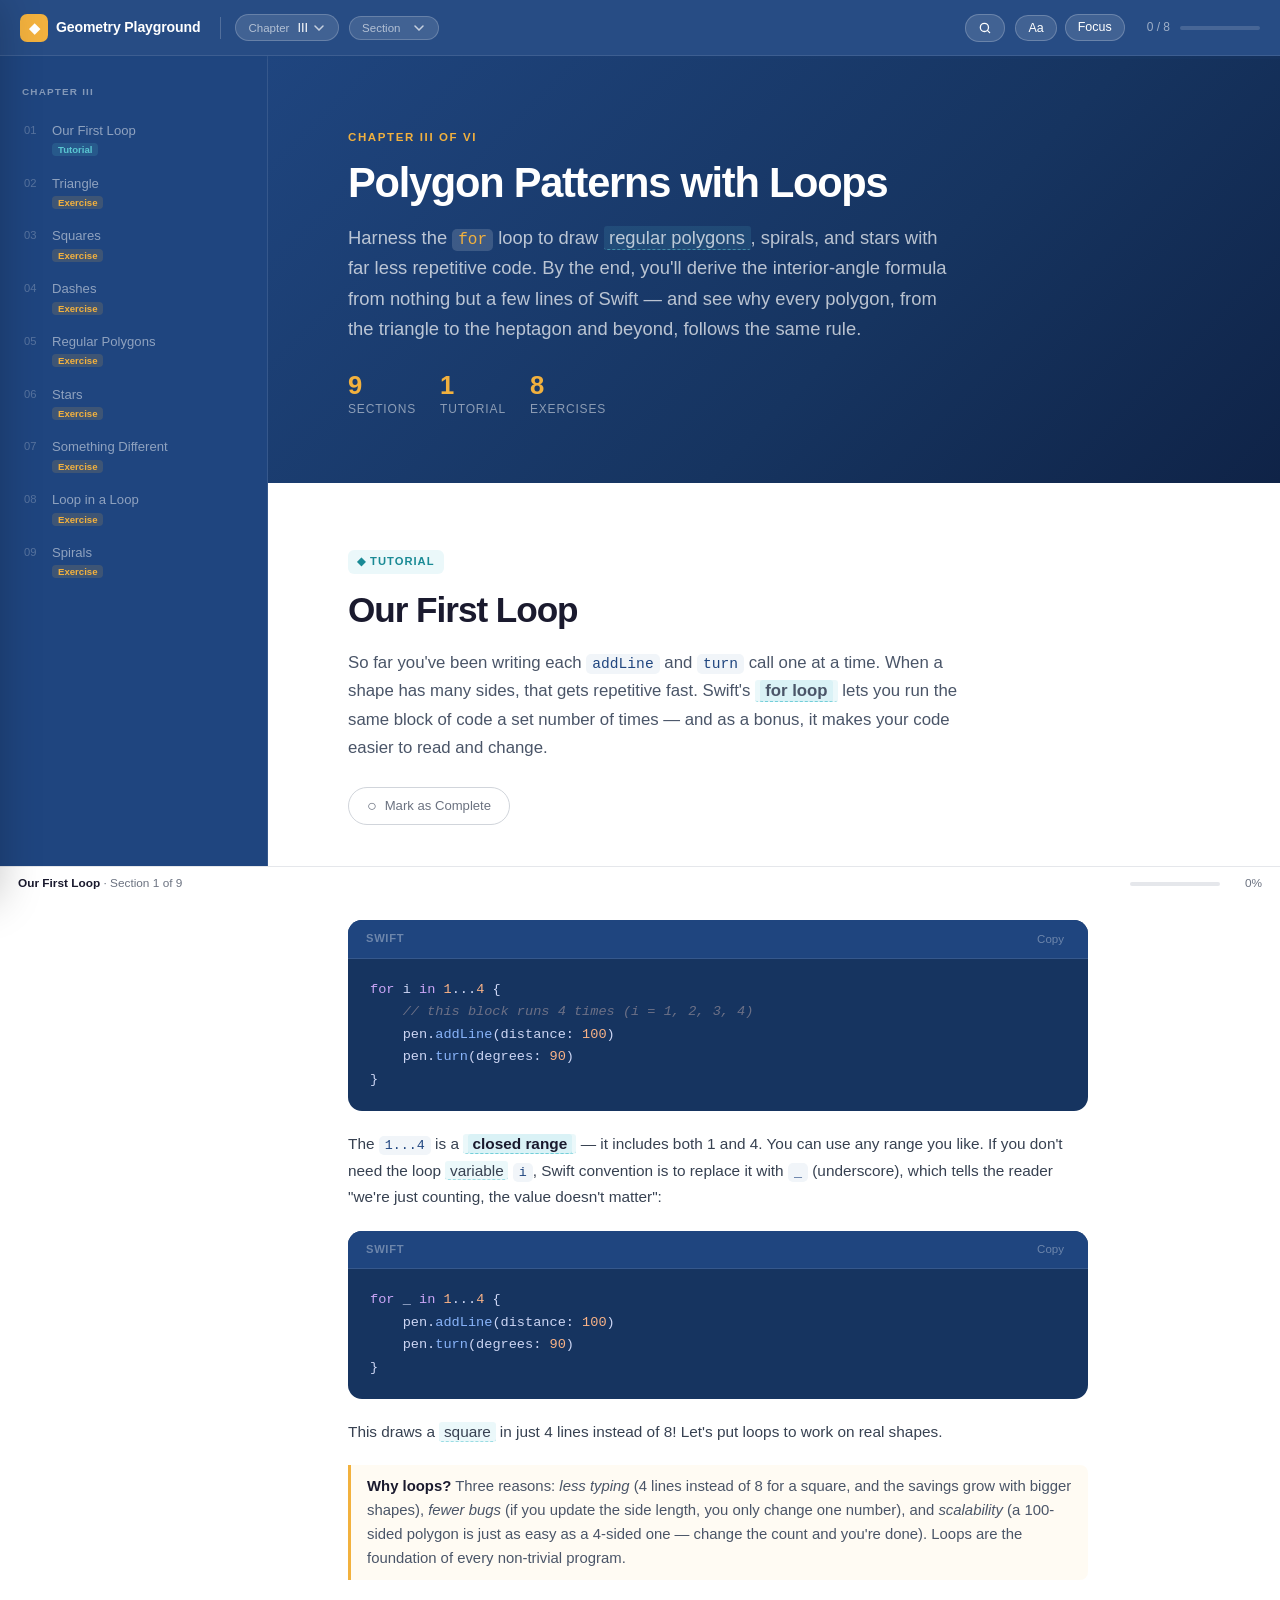
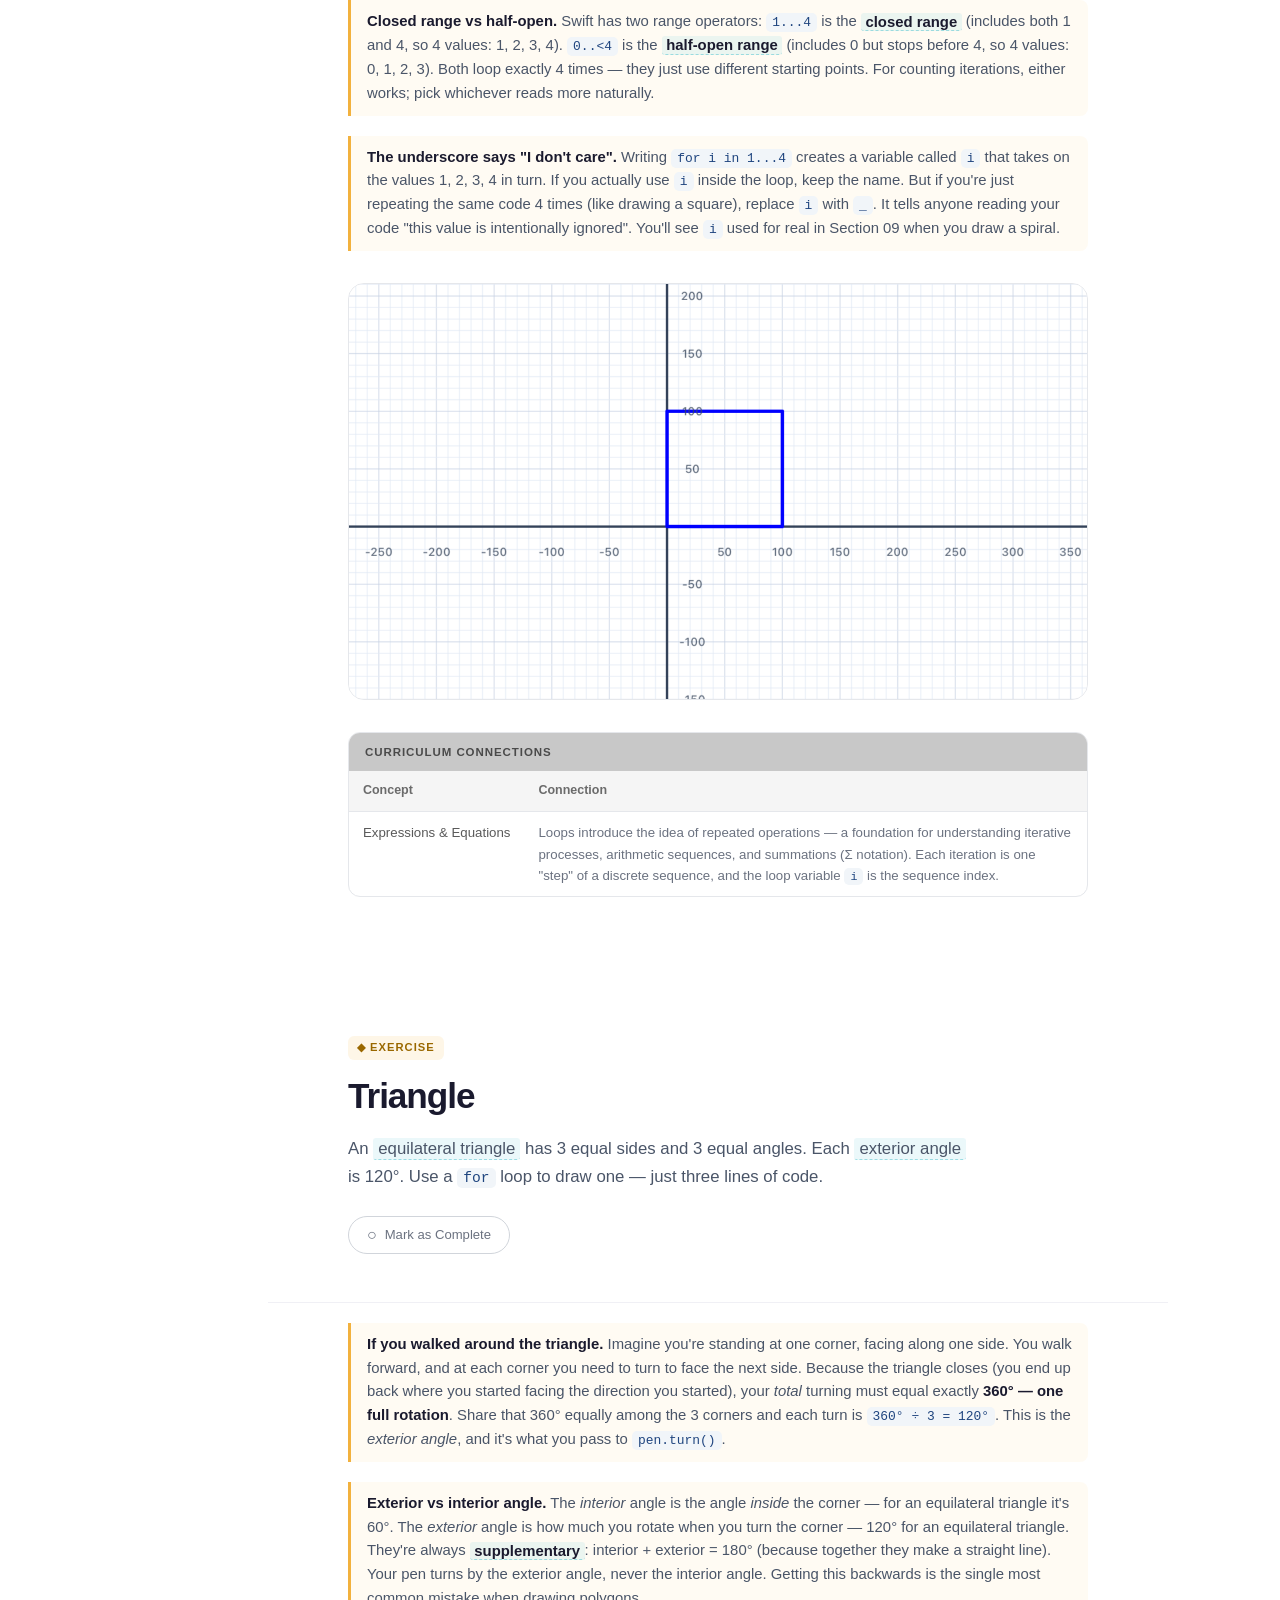
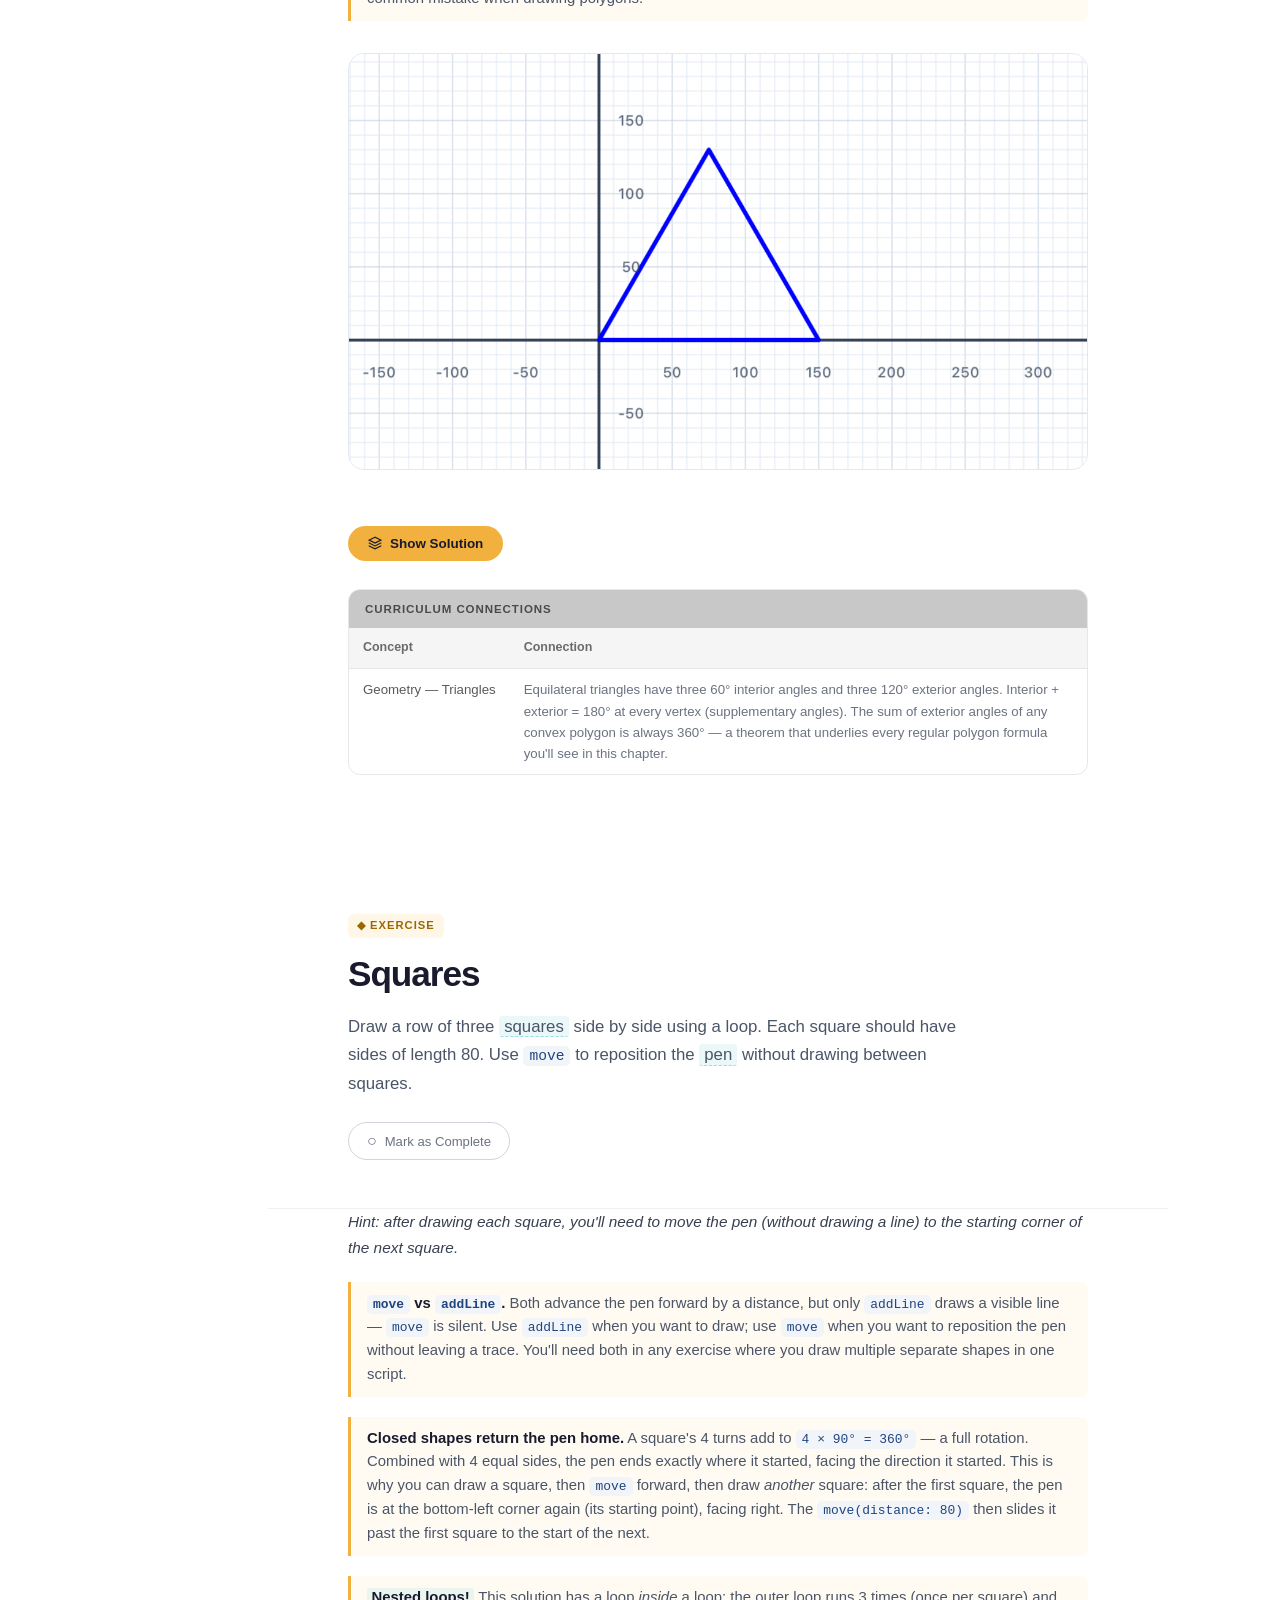
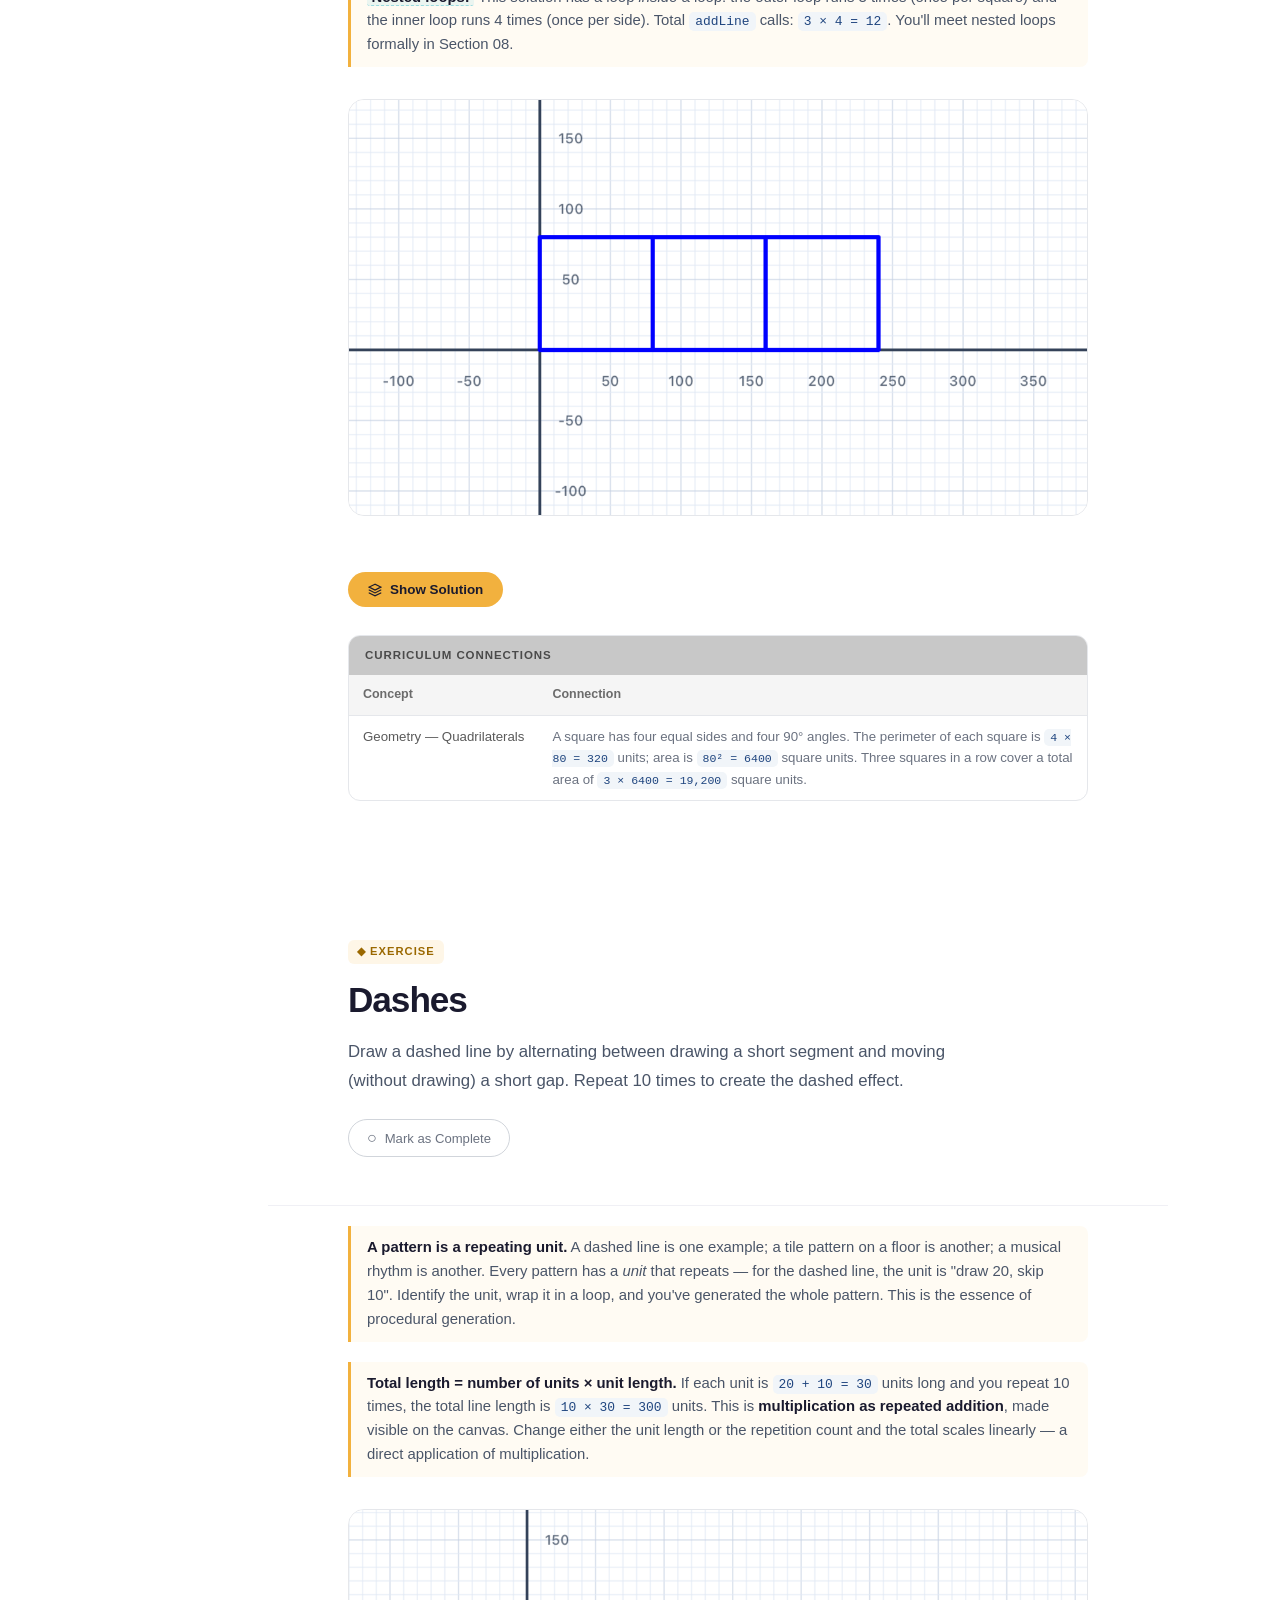
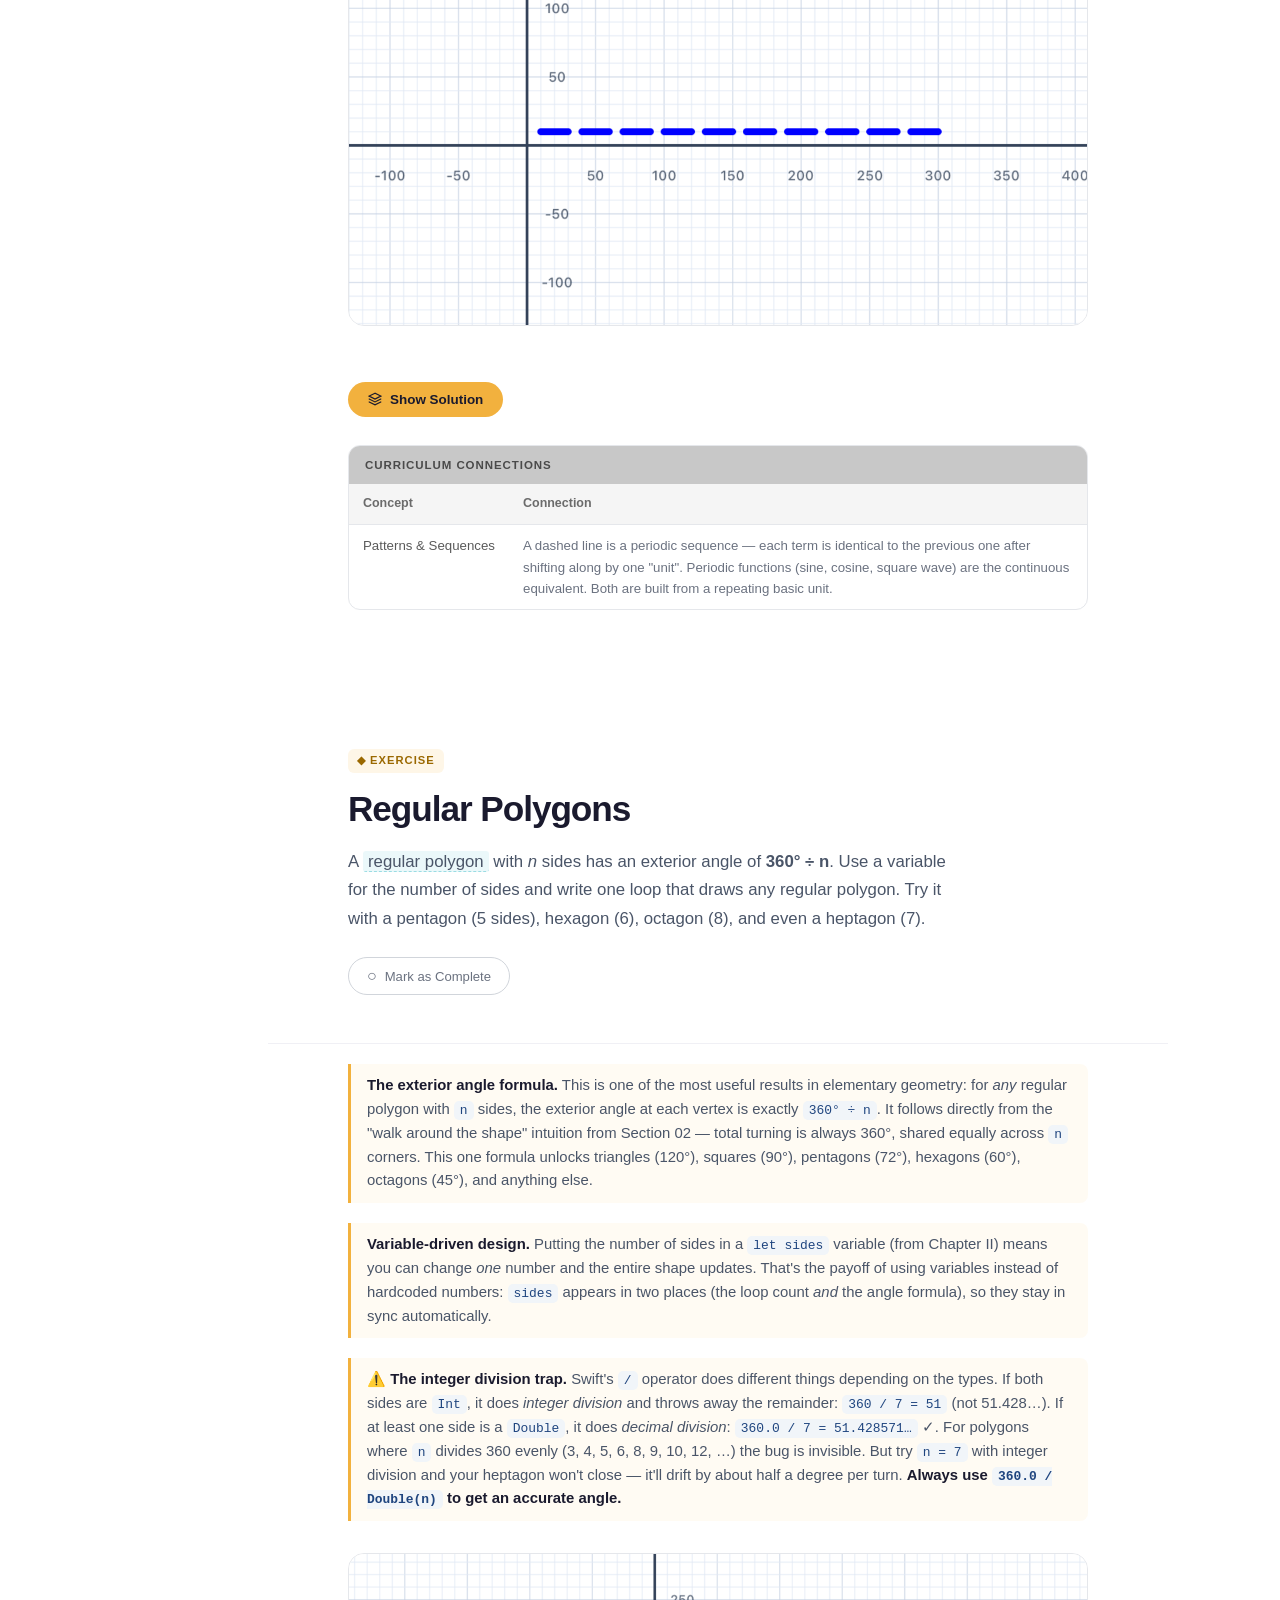
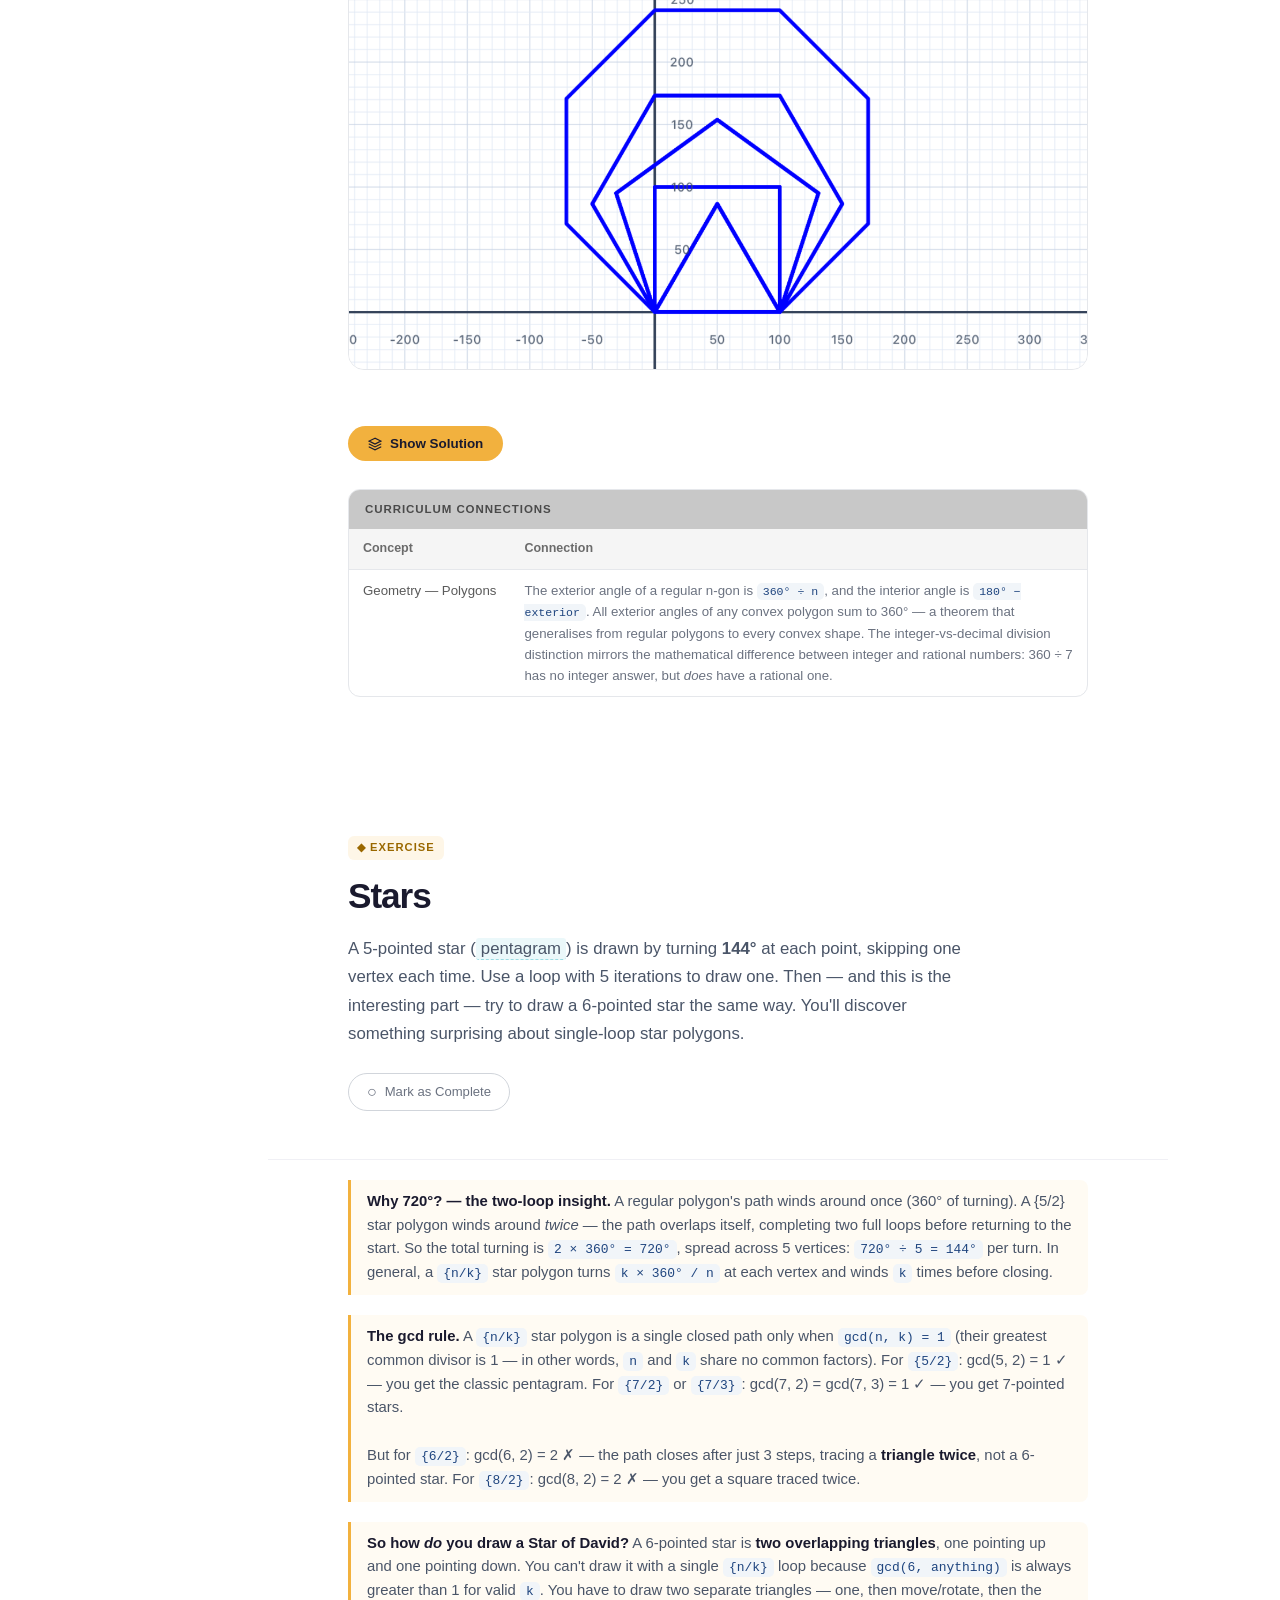
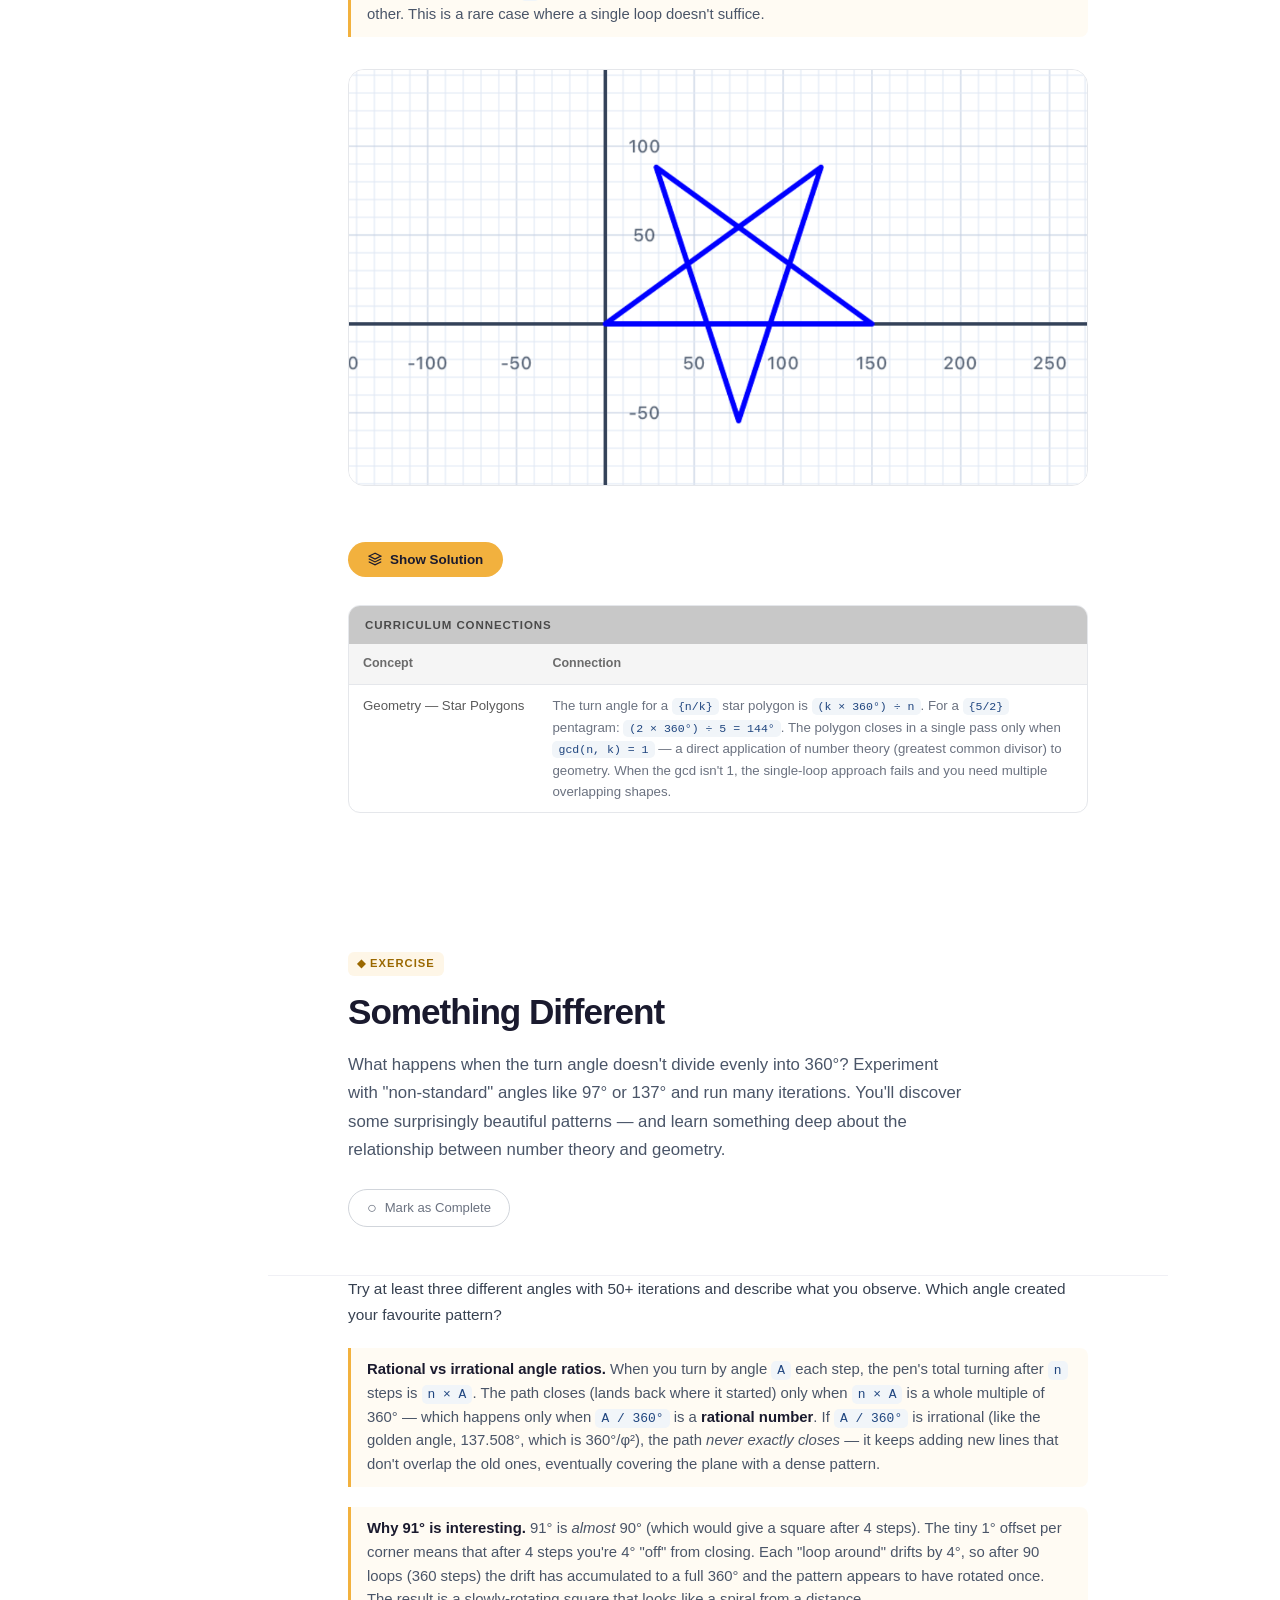
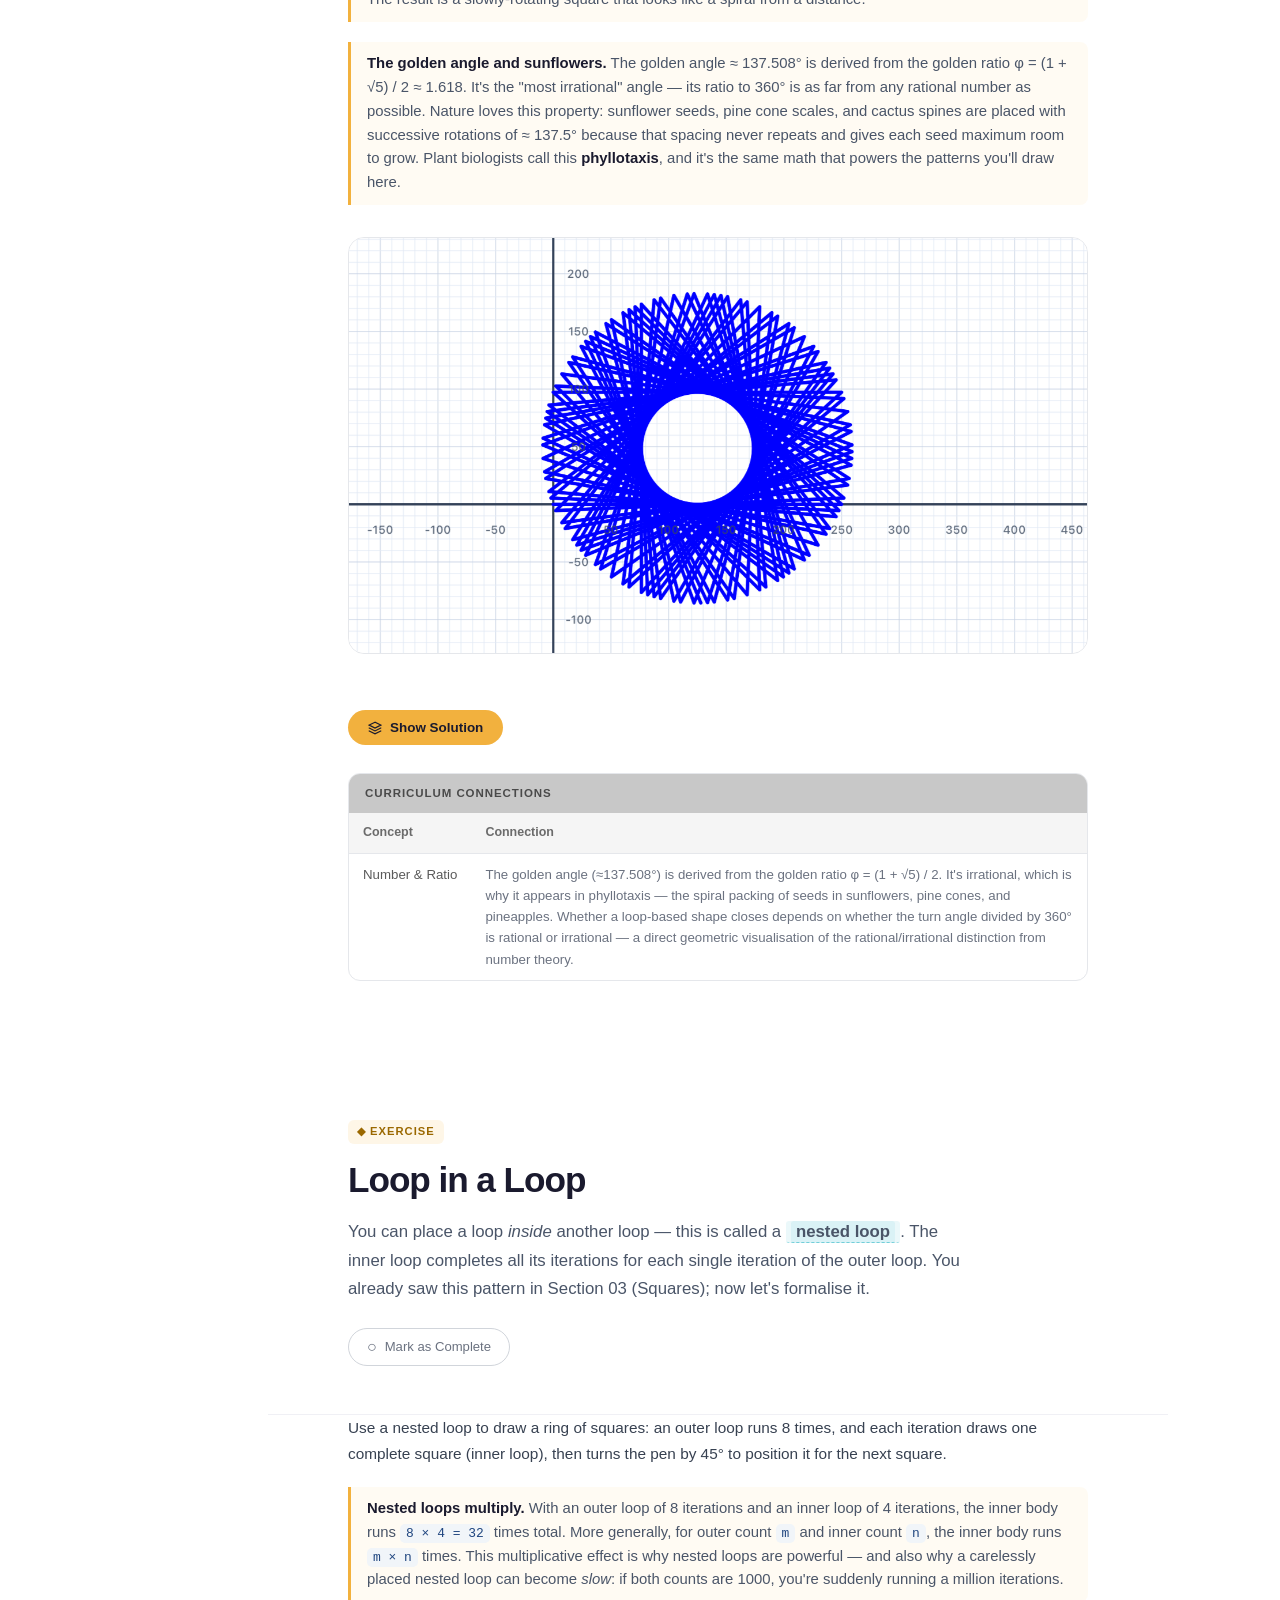
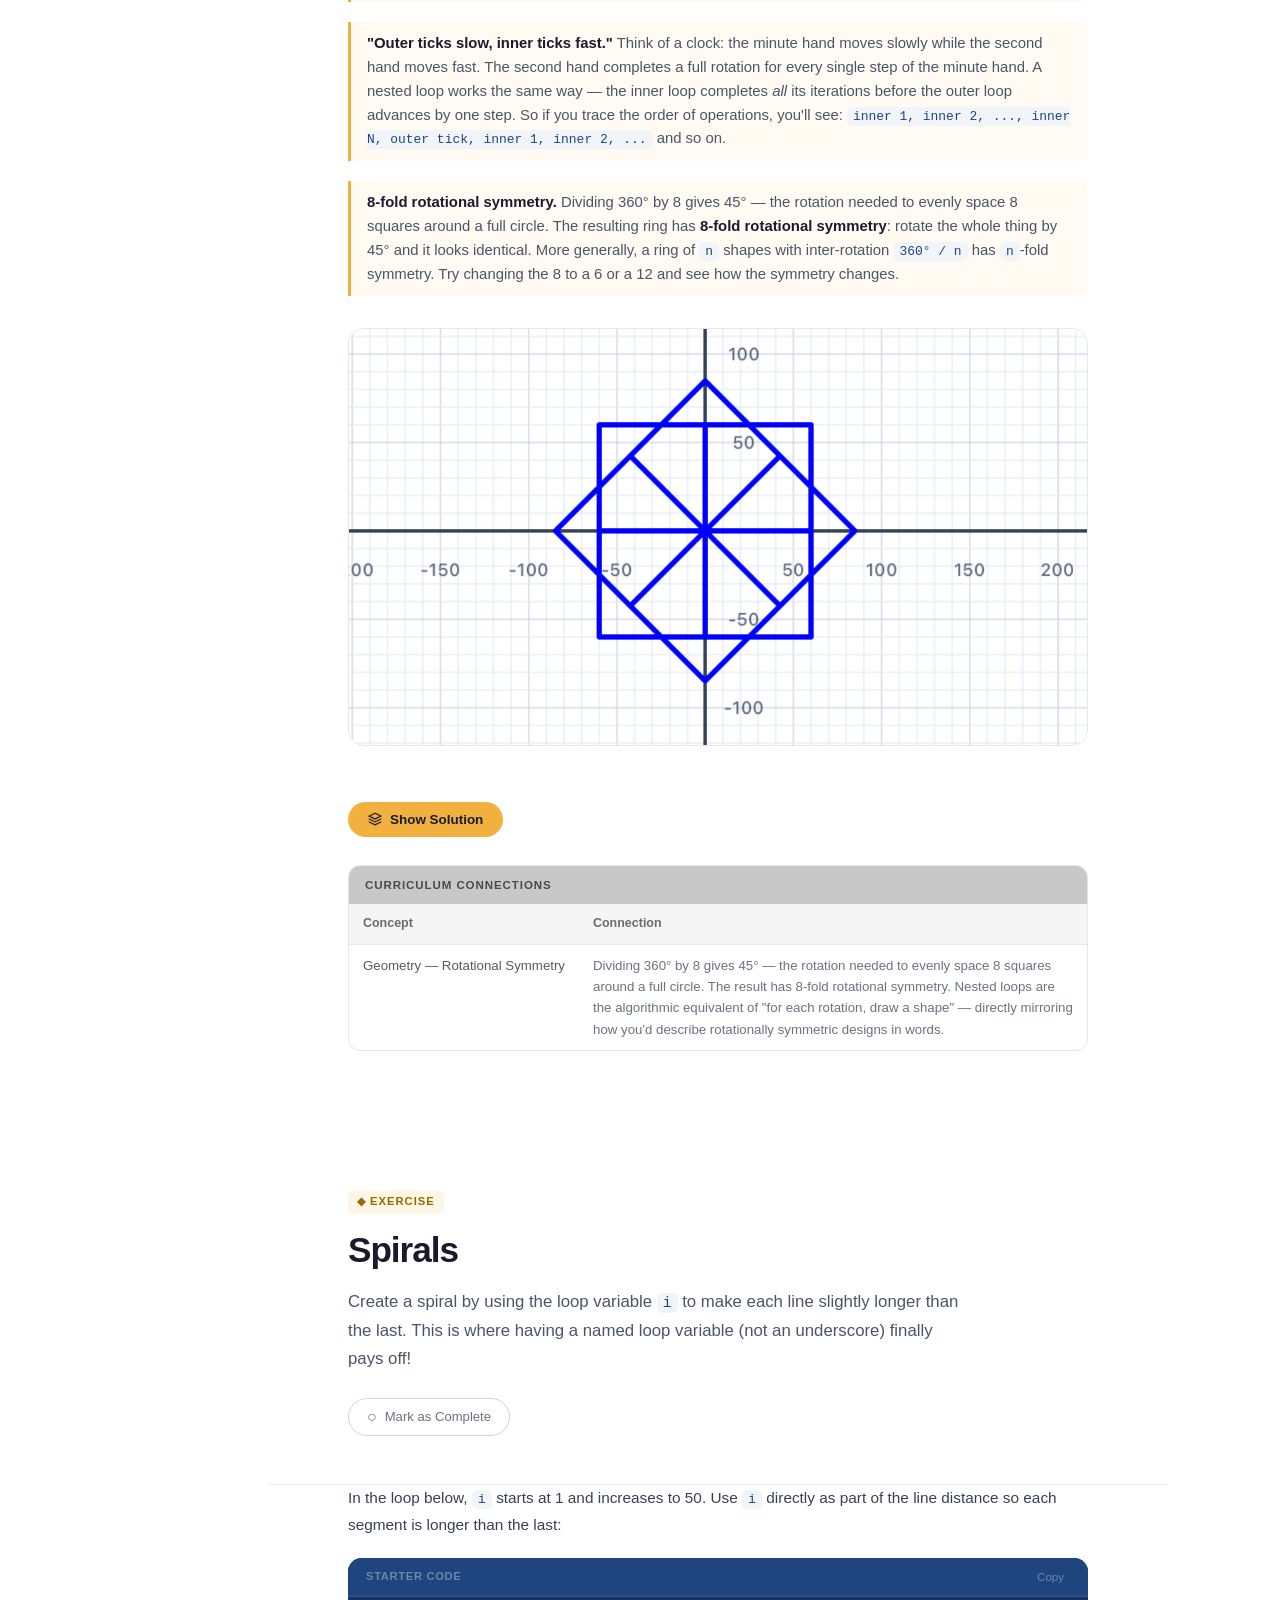
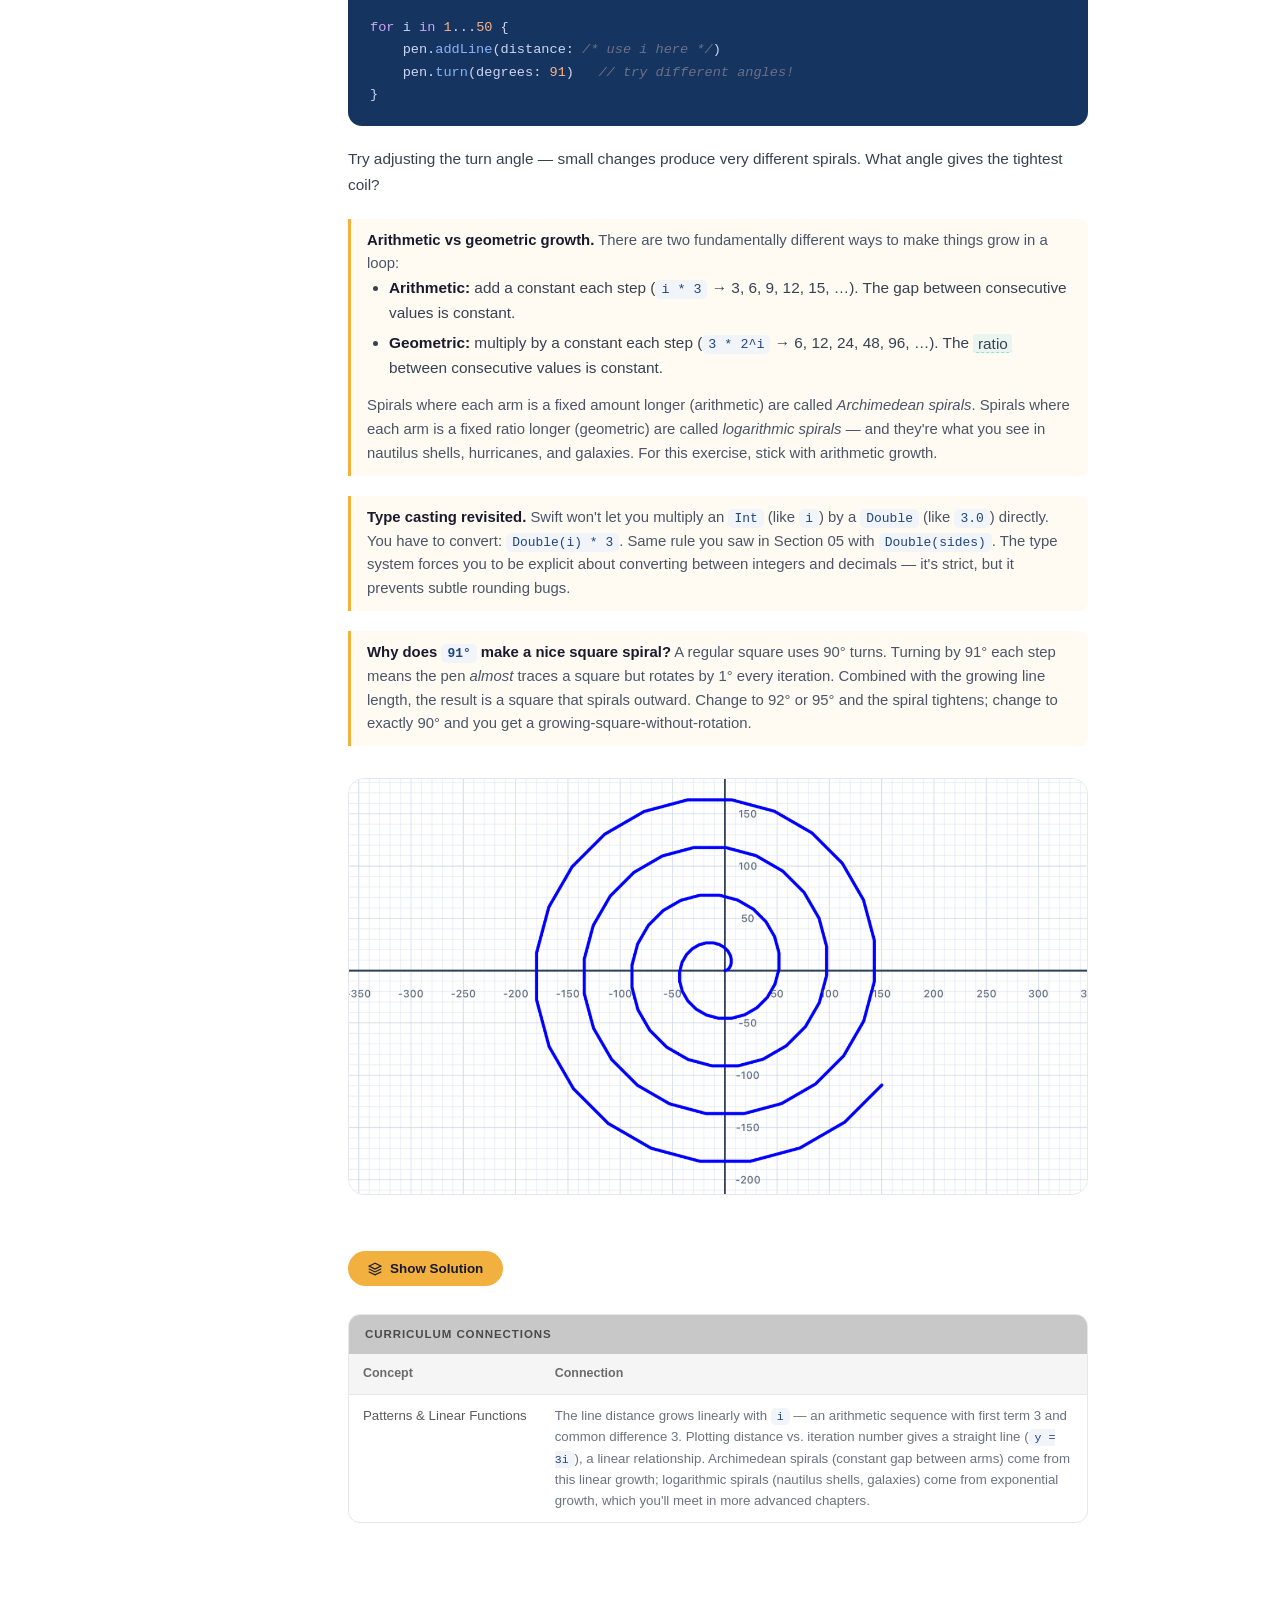
<file: 03.html>
<!DOCTYPE html>
<html lang="en">
<head>
  <meta charset="UTF-8" />
  <meta name="viewport" content="width=device-width, initial-scale=1.0" />
  <title>Polygon Patterns with Loops — Geometry Playground</title>
  <!-- SEO -->
  <meta name="description" content="Chapter III of Geometry Playground: polygon patterns through Swift loops. Draw regular polygons, derive the interior angle formula, and explore rotational symmetry on iPad or Mac." />
  <meta name="keywords" content="Swift Playgrounds, polygon patterns, loops, regular polygons, interior angles, exterior angles, rotational symmetry, polygon formula, Swift programming, geometry chapter 3, IM1" />
  <meta name="author" content="Daniel Budd" />
  <meta name="robots" content="index, follow" />
  <link rel="canonical" href="https://dbbudd.github.io/03.html" />
  <!-- Open Graph -->
  <meta property="og:type" content="article" />
  <meta property="og:site_name" content="Geometry Playground" />
  <meta property="og:title" content="Polygon Patterns with Loops — Geometry Playground" />
  <meta property="og:description" content="Chapter III: polygon patterns through Swift loops. Draw regular polygons, derive the interior angle formula, and explore rotational symmetry on iPad or Mac." />
  <meta property="og:url" content="https://dbbudd.github.io/03.html" />
  <meta property="og:image" content="https://dbbudd.github.io/images/og-card.png" />
  <!-- Twitter Card -->
  <meta name="twitter:card" content="summary_large_image" />
  <meta name="twitter:creator" content="@DanielBBudd" />
  <meta name="twitter:title" content="Polygon Patterns with Loops — Geometry Playground" />
  <meta name="twitter:description" content="Chapter III: polygon patterns through Swift loops. Draw regular polygons, derive the interior angle formula, and explore rotational symmetry on iPad or Mac." />
  <meta name="twitter:image" content="https://dbbudd.github.io/images/og-card.png" />
  <!-- Structured data -->
  <script type="application/ld+json">
  {
    "@context": "https://schema.org",
    "@type": "LearningResource",
    "name": "Polygon Patterns with Loops — Geometry Playground Chapter III",
    "description": "Polygon patterns through Swift loops. Draw regular polygons, derive the interior angle formula (n−2)×180°, and explore rotational symmetry with Swift Playgrounds on iPad or Mac.",
    "url": "https://dbbudd.github.io/03.html",
    "isPartOf": { "@type": "Course", "name": "Geometry Playground", "url": "https://dbbudd.github.io/" },
    "author": { "@type": "Person", "name": "Daniel Budd" },
    "inLanguage": "en",
    "educationalLevel": "High School",
    "learningResourceType": "Interactive Tutorial",
    "isAccessibleForFree": true,
    "teaches": "Polygon Patterns, Loops, Regular Polygons, Interior Angle Formula, Exterior Angles, Rotational Symmetry"
  }
  </script>
  <link rel="stylesheet" href="course-ui/course-ui.css?v=4" />
  <link rel="stylesheet" href="styles.css?v=5" />
  <script>
    window.CourseUI = {
      brand:   { name: 'Geometry Playground', accent: '#F2B13E' },
      reading: { readingLine: true, readingPos: true, focusMode: true },
      search: {
        enabled: true,
        scope:   'site',
        pages: [
          'index.html',
          '01.html', '02.html', '03.html',
          '04.html', '05.html', '06.html'
        ]
      },
      vocab: {
        enabled: true,
        autoWrap: true,
        contentSelector: '.section-hero .lead, .article p, .article li'
      },
      mobile: {
        drawer: {
          sections: [
            { title: 'Chapters', clone: '#chapterPill .nav-dropdown' },
            { title: 'Sections', clone: '.sidebar nav' }
          ]
        }
      }
    };
  </script>
  <script src="vocab/geometry.js?v=4"></script>
  <script src="course-ui/course-ui.js?v=4" defer></script>
</head>
<body>

<a class="cu-skip-link" href="#chapter-top">Skip to main content</a>

<!-- ══════════════════════════════════════════════════════════
     TOP BAR
══════════════════════════════════════════════════════════ -->
<header class="topbar" id="topbar">
  <a href="index.html" class="topbar-logo">
    <span>◆</span>Geometry Playground
  </a>
  <div class="topbar-divider"></div>
  <!-- Chapter picker -->
  <div class="nav-pill" id="chapterPill">
    <button class="nav-pill-btn" onclick="togglePill('chapterPill')">
      <span class="pill-label">Chapter</span>
      III
      <svg width="10" height="6" viewBox="0 0 10 6" fill="none"><path d="M1 1l4 4 4-4" stroke="currentColor" stroke-width="1.5" stroke-linecap="round"/></svg>
    </button>
    <div class="nav-dropdown">
      <div class="nav-dropdown-heading">Chapters</div>
      <a href="01.html"><span class="dd-num">I</span> Coordinate Geometry</a>
      <a href="02.html"><span class="dd-num">II</span> Shape Properties</a>
      <a href="03.html" class="current"><span class="dd-num">III</span> Polygon Patterns</a>
      <a href="04.html"><span class="dd-num">IV</span> Sorting Shapes</a>
      <a href="05.html"><span class="dd-num">V</span> Similarity</a>
      <a href="06.html"><span class="dd-num">VI</span> Composite Figures</a>
    </div>
  </div>
  <!-- Section picker -->
  <div class="nav-pill" id="sectionPill">
    <button class="nav-pill-btn" onclick="togglePill('sectionPill')">
      <span class="pill-label">Section</span>
      <span id="currentSectionLabel">01 — Our First Loop</span>
      <svg width="10" height="6" viewBox="0 0 10 6" fill="none"><path d="M1 1l4 4 4-4" stroke="currentColor" stroke-width="1.5" stroke-linecap="round"/></svg>
    </button>
    <div class="nav-dropdown">
      <div class="nav-dropdown-heading">Sections</div>
      <a href="#s01" class="active"><span class="nav-num">01</span><span>Our First Loop<br><span class="nav-badge badge-tutorial">Tutorial</span></span><span class="nav-done">✓</span></a>
      <a href="#s02"><span class="nav-num">02</span><span>Triangle<br><span class="nav-badge badge-exercise">Exercise</span></span><span class="nav-done">✓</span></a>
      <a href="#s03"><span class="nav-num">03</span><span>Squares<br><span class="nav-badge badge-exercise">Exercise</span></span><span class="nav-done">✓</span></a>
      <a href="#s04"><span class="nav-num">04</span><span>Dashes<br><span class="nav-badge badge-exercise">Exercise</span></span><span class="nav-done">✓</span></a>
      <a href="#s05"><span class="nav-num">05</span><span>Regular Polygons<br><span class="nav-badge badge-exercise">Exercise</span></span><span class="nav-done">✓</span></a>
      <a href="#s06"><span class="nav-num">06</span><span>Stars<br><span class="nav-badge badge-exercise">Exercise</span></span><span class="nav-done">✓</span></a>
      <a href="#s07"><span class="nav-num">07</span><span>Something Different<br><span class="nav-badge badge-exercise">Exercise</span></span><span class="nav-done">✓</span></a>
      <a href="#s08"><span class="nav-num">08</span><span>Loop in a Loop<br><span class="nav-badge badge-exercise">Exercise</span></span><span class="nav-done">✓</span></a>
      <a href="#s09"><span class="nav-num">09</span><span>Spirals<br><span class="nav-badge badge-exercise">Exercise</span></span><span class="nav-done">✓</span></a>
    </div>
  </div>
  <!-- Chapter progress -->
  <div class="topbar-progress">
    <span class="progress-text" id="progressText">0 / 8</span>
    <div class="progress-bar-wrap">
      <div class="progress-bar-fill" id="progressBarFill"></div>
    </div>
  </div>
</header>

<!-- ══════════════════════════════════════════════════════════
     LAYOUT
══════════════════════════════════════════════════════════ -->
<div class="page-wrap">

  <!-- ── SIDEBAR ── -->
  <aside class="sidebar" id="sidebar">
    <div class="sidebar-chapter">Chapter III</div>
    <nav id="sidebarNav">
      <a href="#s01" class="active"><span class="nav-num">01</span><span>Our First Loop<br><span class="nav-badge badge-tutorial">Tutorial</span></span><span class="nav-done">✓</span></a>
      <a href="#s02"><span class="nav-num">02</span><span>Triangle<br><span class="nav-badge badge-exercise">Exercise</span></span><span class="nav-done">✓</span></a>
      <a href="#s03"><span class="nav-num">03</span><span>Squares<br><span class="nav-badge badge-exercise">Exercise</span></span><span class="nav-done">✓</span></a>
      <a href="#s04"><span class="nav-num">04</span><span>Dashes<br><span class="nav-badge badge-exercise">Exercise</span></span><span class="nav-done">✓</span></a>
      <a href="#s05"><span class="nav-num">05</span><span>Regular Polygons<br><span class="nav-badge badge-exercise">Exercise</span></span><span class="nav-done">✓</span></a>
      <a href="#s06"><span class="nav-num">06</span><span>Stars<br><span class="nav-badge badge-exercise">Exercise</span></span><span class="nav-done">✓</span></a>
      <a href="#s07"><span class="nav-num">07</span><span>Something Different<br><span class="nav-badge badge-exercise">Exercise</span></span><span class="nav-done">✓</span></a>
      <a href="#s08"><span class="nav-num">08</span><span>Loop in a Loop<br><span class="nav-badge badge-exercise">Exercise</span></span><span class="nav-done">✓</span></a>
      <a href="#s09"><span class="nav-num">09</span><span>Spirals<br><span class="nav-badge badge-exercise">Exercise</span></span><span class="nav-done">✓</span></a>
    </nav>
  </aside>

  <!-- ── MAIN CONTENT ── -->
  <main class="content" id="mainContent">

    <!-- Chapter Banner -->
    <section class="section-hero chapter-banner" id="chapter-top">
      <div class="ch-label">Chapter III of VI</div>
      <h1>Polygon Patterns with Loops</h1>
      <p class="lead">Harness the <code style="background:rgba(255,255,255,0.15);color:#F2B13E">for</code> loop to draw regular polygons, spirals, and stars with far less repetitive code. By the end, you'll derive the interior-angle formula from nothing but a few lines of Swift — and see why every polygon, from the triangle to the heptagon and beyond, follows the same rule.</p>
      <div class="banner-meta">
        <div class="banner-stat"><span class="stat-num">9</span><span class="stat-label">Sections</span></div>
        <div class="banner-stat"><span class="stat-num">1</span><span class="stat-label">Tutorial</span></div>
        <div class="banner-stat"><span class="stat-num">8</span><span class="stat-label">Exercises</span></div>
      </div>
    </section>

    <!-- ════════════════════════════════════════
         SECTION 01 — Our First Loop (Tutorial)
    ════════════════════════════════════════ -->
    <section id="s01">
      <div class="section-hero">
        <span class="section-tag tutorial">◆ Tutorial</span>
        <h1>Our First Loop</h1>
        <p class="lead">So far you've been writing each <code>addLine</code> and <code>turn</code> call one at a time. When a shape has many sides, that gets repetitive fast. Swift's <strong>for loop</strong> lets you run the same block of code a set number of times — and as a bonus, it makes your code easier to read and change.</p>
        <button class="complete-btn" data-id="s01" onclick="toggleComplete(this)">
          <span class="btn-icon">○</span> Mark as Complete
        </button>
      </div>
      <div class="article">
        <p>Here's the basic syntax:</p>

        <div class="code-wrap">
          <div class="code-header">
            <span class="code-lang">Swift</span>
            <button class="code-copy" onclick="copyCode(this)">Copy</button>
          </div>
          <pre><span class="kw">for</span> i <span class="kw">in</span> <span class="num">1</span>...<span class="num">4</span> {
    <span class="cm">// this block runs 4 times (i = 1, 2, 3, 4)</span>
    pen.<span class="fn">addLine</span>(distance: <span class="num">100</span>)
    pen.<span class="fn">turn</span>(degrees: <span class="num">90</span>)
}</pre>
        </div>

        <p>The <code>1...4</code> is a <strong>closed range</strong> — it includes both 1 and 4. You can use any range you like. If you don't need the loop variable <code>i</code>, Swift convention is to replace it with <code>_</code> (underscore), which tells the reader "we're just counting, the value doesn't matter":</p>

        <div class="code-wrap">
          <div class="code-header">
            <span class="code-lang">Swift</span>
            <button class="code-copy" onclick="copyCode(this)">Copy</button>
          </div>
          <pre><span class="kw">for</span> _ <span class="kw">in</span> <span class="num">1</span>...<span class="num">4</span> {
    pen.<span class="fn">addLine</span>(distance: <span class="num">100</span>)
    pen.<span class="fn">turn</span>(degrees: <span class="num">90</span>)
}</pre>
        </div>

        <p>This draws a square in just 4 lines instead of 8! Let's put loops to work on real shapes.</p>

        <blockquote><strong>Why loops?</strong> Three reasons: <em>less typing</em> (4 lines instead of 8 for a square, and the savings grow with bigger shapes), <em>fewer bugs</em> (if you update the side length, you only change one number), and <em>scalability</em> (a 100-sided polygon is just as easy as a 4-sided one — change the count and you're done). Loops are the foundation of every non-trivial program.</blockquote>

        <blockquote><strong>Closed range vs half-open.</strong> Swift has two range operators: <code>1...4</code> is the <strong>closed range</strong> (includes both 1 and 4, so 4 values: 1, 2, 3, 4). <code>0..&lt;4</code> is the <strong>half-open range</strong> (includes 0 but stops before 4, so 4 values: 0, 1, 2, 3). Both loop exactly 4 times — they just use different starting points. For counting iterations, either works; pick whichever reads more naturally.</blockquote>

        <blockquote><strong>The underscore says "I don't care".</strong> Writing <code>for i in 1...4</code> creates a variable called <code>i</code> that takes on the values 1, 2, 3, 4 in turn. If you actually use <code>i</code> inside the loop, keep the name. But if you're just repeating the same code 4 times (like drawing a square), replace <code>i</code> with <code>_</code>. It tells anyone reading your code "this value is intentionally ignored". You'll see <code>i</code> used for real in Section 09 when you draw a spiral.</blockquote>

        <div class="img-wrap">
          <img src="images/03-01-our-first-loop.png" alt="Our first loop">
        </div>

        <div class="im-table-wrap">
          <div class="im-table-header">Curriculum Connections</div>
          <table class="im-table">
            <thead><tr><th>Concept</th><th>Connection</th></tr></thead>
            <tbody>
              <tr><td>Expressions &amp; Equations</td><td>Loops introduce the idea of repeated operations — a foundation for understanding iterative processes, arithmetic sequences, and summations (Σ notation). Each iteration is one "step" of a discrete sequence, and the loop variable <code>i</code> is the sequence index.</td></tr>
            </tbody>
          </table>
        </div>
      </div>
    </section>

    <!-- ════════════════════════════════════════
         SECTION 02 — Triangle
    ════════════════════════════════════════ -->
    <section id="s02">
      <div class="section-hero">
        <span class="section-tag exercise">◆ Exercise</span>
        <h1>Triangle</h1>
        <p class="lead">An equilateral triangle has 3 equal sides and 3 equal angles. Each exterior angle is 120°. Use a <code>for</code> loop to draw one — just three lines of code.</p>
        <button class="complete-btn" data-id="triangle" onclick="toggleComplete(this)">
          <span class="btn-icon">○</span> Mark as Complete
        </button>
      </div>
      <div class="article">
        <blockquote><strong>If you walked around the triangle.</strong> Imagine you're standing at one corner, facing along one side. You walk forward, and at each corner you need to turn to face the next side. Because the triangle closes (you end up back where you started facing the direction you started), your <em>total</em> turning must equal exactly <strong>360° — one full rotation</strong>. Share that 360° equally among the 3 corners and each turn is <code>360° ÷ 3 = 120°</code>. This is the <em>exterior angle</em>, and it's what you pass to <code>pen.turn()</code>.</blockquote>

        <blockquote><strong>Exterior vs interior angle.</strong> The <em>interior</em> angle is the angle <em>inside</em> the corner — for an equilateral triangle it's 60°. The <em>exterior</em> angle is how much you rotate when you turn the corner — 120° for an equilateral triangle. They're always <strong>supplementary</strong>: interior + exterior = 180° (because together they make a straight line). Your pen turns by the exterior angle, never the interior angle. Getting this backwards is the single most common mistake when drawing polygons.</blockquote>

        <div class="img-wrap">
          <img src="images/03-02-triangle.png" alt="Triangle">
        </div>

        <button class="solution-toggle" onclick="toggleSolution(this,'sol02')">
          <svg width="14" height="14" viewBox="0 0 24 24" fill="none"><path d="M12 2L2 7l10 5 10-5-10-5zM2 17l10 5 10-5M2 12l10 5 10-5" stroke="currentColor" stroke-width="2" stroke-linecap="round"/></svg>
          Show Solution
        </button>
        <div class="solution-body" id="sol02">
          <div class="code-wrap">
            <div class="code-header">
              <span class="code-lang">Solution</span>
              <button class="code-copy" onclick="copyCode(this)">Copy</button>
            </div>
            <pre><span class="kw">for</span> _ <span class="kw">in</span> <span class="num">1</span>...<span class="num">3</span> {
    pen.<span class="fn">addLine</span>(distance: <span class="num">150</span>)
    pen.<span class="fn">turn</span>(degrees: <span class="num">120</span>)
}</pre>
          </div>
          <blockquote><strong>Three turns add to 360°.</strong> Three iterations of <code>turn(degrees: 120)</code> rotate the pen by <code>3 × 120° = 360°</code> total — one complete rotation, landing back at its original heading. This matches the walking intuition above and is your sanity check for any regular polygon: <code>number of sides × exterior angle = 360°</code> for the shape to close.</blockquote>
        </div>

        <div class="im-table-wrap">
          <div class="im-table-header">Curriculum Connections</div>
          <table class="im-table">
            <thead><tr><th>Concept</th><th>Connection</th></tr></thead>
            <tbody>
              <tr><td>Geometry — Triangles</td><td>Equilateral triangles have three 60° interior angles and three 120° exterior angles. Interior + exterior = 180° at every vertex (supplementary angles). The sum of exterior angles of any convex polygon is always 360° — a theorem that underlies every regular polygon formula you'll see in this chapter.</td></tr>
            </tbody>
          </table>
        </div>
      </div>
    </section>

    <!-- ════════════════════════════════════════
         SECTION 03 — Squares
    ════════════════════════════════════════ -->
    <section id="s03">
      <div class="section-hero">
        <span class="section-tag exercise">◆ Exercise</span>
        <h1>Squares</h1>
        <p class="lead">Draw a row of three squares side by side using a loop. Each square should have sides of length 80. Use <code>move</code> to reposition the pen without drawing between squares.</p>
        <button class="complete-btn" data-id="squares" onclick="toggleComplete(this)">
          <span class="btn-icon">○</span> Mark as Complete
        </button>
      </div>
      <div class="article">
        <p><em>Hint: after drawing each square, you'll need to move the pen (without drawing a line) to the starting corner of the next square.</em></p>

        <blockquote><strong><code>move</code> vs <code>addLine</code>.</strong> Both advance the pen forward by a distance, but only <code>addLine</code> draws a visible line — <code>move</code> is silent. Use <code>addLine</code> when you want to draw; use <code>move</code> when you want to reposition the pen without leaving a trace. You'll need both in any exercise where you draw multiple separate shapes in one script.</blockquote>

        <blockquote><strong>Closed shapes return the pen home.</strong> A square's 4 turns add to <code>4 × 90° = 360°</code> — a full rotation. Combined with 4 equal sides, the pen ends exactly where it started, facing the direction it started. This is why you can draw a square, then <code>move</code> forward, then draw <em>another</em> square: after the first square, the pen is at the bottom-left corner again (its starting point), facing right. The <code>move(distance: 80)</code> then slides it past the first square to the start of the next.</blockquote>

        <blockquote><strong>Nested loops!</strong> This solution has a loop <em>inside</em> a loop: the outer loop runs 3 times (once per square) and the inner loop runs 4 times (once per side). Total <code>addLine</code> calls: <code>3 × 4 = 12</code>. You'll meet nested loops formally in Section 08.</blockquote>

        <div class="img-wrap">
          <img src="images/03-03-squares.png" alt="Squares">
        </div>

        <button class="solution-toggle" onclick="toggleSolution(this,'sol03')">
          <svg width="14" height="14" viewBox="0 0 24 24" fill="none"><path d="M12 2L2 7l10 5 10-5-10-5zM2 17l10 5 10-5M2 12l10 5 10-5" stroke="currentColor" stroke-width="2" stroke-linecap="round"/></svg>
          Show Solution
        </button>
        <div class="solution-body" id="sol03">
          <div class="code-wrap">
            <div class="code-header">
              <span class="code-lang">Solution</span>
              <button class="code-copy" onclick="copyCode(this)">Copy</button>
            </div>
            <pre><span class="kw">for</span> _ <span class="kw">in</span> <span class="num">1</span>...<span class="num">3</span> {
    <span class="cm">// Draw one square (inner loop = 4 sides)</span>
    <span class="kw">for</span> _ <span class="kw">in</span> <span class="num">1</span>...<span class="num">4</span> {
        pen.<span class="fn">addLine</span>(distance: <span class="num">80</span>)
        pen.<span class="fn">turn</span>(degrees: <span class="num">90</span>)
    }
    <span class="cm">// Reposition to the start of the next square (no line drawn)</span>
    pen.<span class="fn">move</span>(distance: <span class="num">80</span>)
}</pre>
          </div>
          <blockquote><strong>Why <code>move(distance: 80)</code> and not <code>160</code>?</strong> After the square is drawn, the pen is back at the square's bottom-left corner — <em>not</em> at its bottom-right. To reach the start of the next square, we need to slide the pen past the first square's width (80 units) <em>only</em>. If you wanted a gap between squares, you'd use a larger value like <code>move(distance: 100)</code>.</blockquote>
        </div>

        <div class="im-table-wrap">
          <div class="im-table-header">Curriculum Connections</div>
          <table class="im-table">
            <thead><tr><th>Concept</th><th>Connection</th></tr></thead>
            <tbody>
              <tr><td>Geometry — Quadrilaterals</td><td>A square has four equal sides and four 90° angles. The perimeter of each square is <code>4 × 80 = 320</code> units; area is <code>80² = 6400</code> square units. Three squares in a row cover a total area of <code>3 × 6400 = 19,200</code> square units.</td></tr>
            </tbody>
          </table>
        </div>
      </div>
    </section>

    <!-- ════════════════════════════════════════
         SECTION 04 — Dashes
    ════════════════════════════════════════ -->
    <section id="s04">
      <div class="section-hero">
        <span class="section-tag exercise">◆ Exercise</span>
        <h1>Dashes</h1>
        <p class="lead">Draw a dashed line by alternating between drawing a short segment and moving (without drawing) a short gap. Repeat 10 times to create the dashed effect.</p>
        <button class="complete-btn" data-id="dashes" onclick="toggleComplete(this)">
          <span class="btn-icon">○</span> Mark as Complete
        </button>
      </div>
      <div class="article">
        <blockquote><strong>A pattern is a repeating unit.</strong> A dashed line is one example; a tile pattern on a floor is another; a musical rhythm is another. Every pattern has a <em>unit</em> that repeats — for the dashed line, the unit is "draw 20, skip 10". Identify the unit, wrap it in a loop, and you've generated the whole pattern. This is the essence of procedural generation.</blockquote>

        <blockquote><strong>Total length = number of units × unit length.</strong> If each unit is <code>20 + 10 = 30</code> units long and you repeat 10 times, the total line length is <code>10 × 30 = 300</code> units. This is <strong>multiplication as repeated addition</strong>, made visible on the canvas. Change either the unit length or the repetition count and the total scales linearly — a direct application of multiplication.</blockquote>

        <div class="img-wrap">
          <img src="images/03-04-dashes.png" alt="Dashes">
        </div>

        <button class="solution-toggle" onclick="toggleSolution(this,'sol04')">
          <svg width="14" height="14" viewBox="0 0 24 24" fill="none"><path d="M12 2L2 7l10 5 10-5-10-5zM2 17l10 5 10-5M2 12l10 5 10-5" stroke="currentColor" stroke-width="2" stroke-linecap="round"/></svg>
          Show Solution
        </button>
        <div class="solution-body" id="sol04">
          <div class="code-wrap">
            <div class="code-header">
              <span class="code-lang">Solution</span>
              <button class="code-copy" onclick="copyCode(this)">Copy</button>
            </div>
            <pre><span class="kw">for</span> _ <span class="kw">in</span> <span class="num">1</span>...<span class="num">10</span> {
    pen.<span class="fn">addLine</span>(distance: <span class="num">20</span>)   <span class="cm">// draw dash</span>
    pen.<span class="fn">move</span>(distance: <span class="num">10</span>)     <span class="cm">// skip gap</span>
}</pre>
          </div>
          <blockquote><strong>Try this.</strong> Change the <code>20</code> and <code>10</code> to other values and see what happens. What if the dash and gap are equal (both 15)? What if the gap is much bigger than the dash (20 and 50)? You're exploring a <em>family</em> of dashed-line patterns parameterised by two numbers.</blockquote>
        </div>

        <div class="im-table-wrap">
          <div class="im-table-header">Curriculum Connections</div>
          <table class="im-table">
            <thead><tr><th>Concept</th><th>Connection</th></tr></thead>
            <tbody>
              <tr><td>Patterns &amp; Sequences</td><td>A dashed line is a periodic sequence — each term is identical to the previous one after shifting along by one "unit". Periodic functions (sine, cosine, square wave) are the continuous equivalent. Both are built from a repeating basic unit.</td></tr>
            </tbody>
          </table>
        </div>
      </div>
    </section>

    <!-- ════════════════════════════════════════
         SECTION 05 — Regular Polygons
    ════════════════════════════════════════ -->
    <section id="s05">
      <div class="section-hero">
        <span class="section-tag exercise">◆ Exercise</span>
        <h1>Regular Polygons</h1>
        <p class="lead">A regular polygon with <em>n</em> sides has an exterior angle of <strong>360° ÷ n</strong>. Use a variable for the number of sides and write one loop that draws any regular polygon. Try it with a pentagon (5 sides), hexagon (6), octagon (8), and even a heptagon (7).</p>
        <button class="complete-btn" data-id="regular-polygons" onclick="toggleComplete(this)">
          <span class="btn-icon">○</span> Mark as Complete
        </button>
      </div>
      <div class="article">
        <blockquote><strong>The exterior angle formula.</strong> This is one of the most useful results in elementary geometry: for <em>any</em> regular polygon with <code>n</code> sides, the exterior angle at each vertex is exactly <code>360° ÷ n</code>. It follows directly from the "walk around the shape" intuition from Section 02 — total turning is always 360°, shared equally across <code>n</code> corners. This one formula unlocks triangles (120°), squares (90°), pentagons (72°), hexagons (60°), octagons (45°), and anything else.</blockquote>

        <blockquote><strong>Variable-driven design.</strong> Putting the number of sides in a <code>let sides</code> variable (from Chapter II) means you can change <em>one</em> number and the entire shape updates. That's the payoff of using variables instead of hardcoded numbers: <code>sides</code> appears in two places (the loop count <em>and</em> the angle formula), so they stay in sync automatically.</blockquote>

        <blockquote><strong>⚠️ The integer division trap.</strong> Swift's <code>/</code> operator does different things depending on the types. If both sides are <code>Int</code>, it does <em>integer division</em> and throws away the remainder: <code>360 / 7 = 51</code> (not 51.428…). If at least one side is a <code>Double</code>, it does <em>decimal division</em>: <code>360.0 / 7 = 51.428571…</code> ✓. For polygons where <code>n</code> divides 360 evenly (3, 4, 5, 6, 8, 9, 10, 12, …) the bug is invisible. But try <code>n = 7</code> with integer division and your heptagon won't close — it'll drift by about half a degree per turn. <strong>Always use <code>360.0 / Double(n)</code> to get an accurate angle.</strong></blockquote>

        <div class="img-wrap">
          <img src="images/03-05-regular-polygons.png" alt="Regular polygons">
        </div>

        <button class="solution-toggle" onclick="toggleSolution(this,'sol05')">
          <svg width="14" height="14" viewBox="0 0 24 24" fill="none"><path d="M12 2L2 7l10 5 10-5-10-5zM2 17l10 5 10-5M2 12l10 5 10-5" stroke="currentColor" stroke-width="2" stroke-linecap="round"/></svg>
          Show Solution
        </button>
        <div class="solution-body" id="sol05">
          <div class="code-wrap">
            <div class="code-header">
              <span class="code-lang">Solution</span>
              <button class="code-copy" onclick="copyCode(this)">Copy</button>
            </div>
            <pre><span class="kw">let</span> <span class="vr">sides</span> = <span class="num">7</span>                         <span class="cm">// try 3, 4, 5, 6, 7, 8, 9, 10…</span>
<span class="kw">let</span> <span class="vr">angle</span> = <span class="num">360.0</span> / <span class="tp">Double</span>(<span class="vr">sides</span>)   <span class="cm">// decimal division (Double)</span>

<span class="kw">for</span> _ <span class="kw">in</span> <span class="num">1</span>...<span class="vr">sides</span> {
    pen.<span class="fn">addLine</span>(distance: <span class="num">100</span>)
    pen.<span class="fn">turn</span>(degrees: <span class="vr">angle</span>)
}</pre>
          </div>
          <blockquote><strong>Why does the heptagon matter?</strong> 360 ÷ 7 ≈ 51.4286° — a messy non-integer. If you wrote <code>let angle = 360 / 7</code> with integer division, you'd get 51 — close, but not close enough. Seven sides at 51° each gives <code>7 × 51 = 357°</code> total turning — three degrees short of a full rotation. The heptagon wouldn't close. Changing to <code>360.0 / Double(sides)</code> fixes it by giving you the exact 51.4286°.</blockquote>
        </div>

        <div class="im-table-wrap">
          <div class="im-table-header">Curriculum Connections</div>
          <table class="im-table">
            <thead><tr><th>Concept</th><th>Connection</th></tr></thead>
            <tbody>
              <tr><td>Geometry — Polygons</td><td>The exterior angle of a regular n-gon is <code>360° ÷ n</code>, and the interior angle is <code>180° − exterior</code>. All exterior angles of any convex polygon sum to 360° — a theorem that generalises from regular polygons to every convex shape. The integer-vs-decimal division distinction mirrors the mathematical difference between integer and rational numbers: 360 ÷ 7 has no integer answer, but <em>does</em> have a rational one.</td></tr>
            </tbody>
          </table>
        </div>
      </div>
    </section>

    <!-- ════════════════════════════════════════
         SECTION 06 — Stars
    ════════════════════════════════════════ -->
    <section id="s06">
      <div class="section-hero">
        <span class="section-tag exercise">◆ Exercise</span>
        <h1>Stars</h1>
        <p class="lead">A 5-pointed star (pentagram) is drawn by turning <strong>144°</strong> at each point, skipping one vertex each time. Use a loop with 5 iterations to draw one. Then — and this is the interesting part — try to draw a 6-pointed star the same way. You'll discover something surprising about single-loop star polygons.</p>
        <button class="complete-btn" data-id="stars" onclick="toggleComplete(this)">
          <span class="btn-icon">○</span> Mark as Complete
        </button>
      </div>
      <div class="article">
        <blockquote><strong>Why 720°? — the two-loop insight.</strong> A regular polygon's path winds around once (360° of turning). A {5/2} star polygon winds around <em>twice</em> — the path overlaps itself, completing two full loops before returning to the start. So the total turning is <code>2 × 360° = 720°</code>, spread across 5 vertices: <code>720° ÷ 5 = 144°</code> per turn. In general, a <code>{n/k}</code> star polygon turns <code>k × 360° / n</code> at each vertex and winds <code>k</code> times before closing.</blockquote>

        <blockquote><strong>The gcd rule.</strong> A <code>{n/k}</code> star polygon is a single closed path only when <code>gcd(n, k) = 1</code> (their greatest common divisor is 1 — in other words, <code>n</code> and <code>k</code> share no common factors). For <code>{5/2}</code>: gcd(5, 2) = 1 ✓ — you get the classic pentagram. For <code>{7/2}</code> or <code>{7/3}</code>: gcd(7, 2) = gcd(7, 3) = 1 ✓ — you get 7-pointed stars.
          <br><br>
          But for <code>{6/2}</code>: gcd(6, 2) = 2 ✗ — the path closes after just 3 steps, tracing a <strong>triangle twice</strong>, not a 6-pointed star. For <code>{8/2}</code>: gcd(8, 2) = 2 ✗ — you get a square traced twice.
        </blockquote>

        <blockquote><strong>So how <em>do</em> you draw a Star of David?</strong> A 6-pointed star is <strong>two overlapping triangles</strong>, one pointing up and one pointing down. You can't draw it with a single <code>{n/k}</code> loop because <code>gcd(6, anything)</code> is always greater than 1 for valid <code>k</code>. You have to draw two separate triangles — one, then move/rotate, then the other. This is a rare case where a single loop doesn't suffice.</blockquote>

        <div class="img-wrap">
          <img src="images/03-06-stars.png" alt="Stars">
        </div>

        <button class="solution-toggle" onclick="toggleSolution(this,'sol06')">
          <svg width="14" height="14" viewBox="0 0 24 24" fill="none"><path d="M12 2L2 7l10 5 10-5-10-5zM2 17l10 5 10-5M2 12l10 5 10-5" stroke="currentColor" stroke-width="2" stroke-linecap="round"/></svg>
          Show Solution
        </button>
        <div class="solution-body" id="sol06">
          <div class="code-wrap">
            <div class="code-header">
              <span class="code-lang">Solution — 5-pointed star {5/2}</span>
              <button class="code-copy" onclick="copyCode(this)">Copy</button>
            </div>
            <pre><span class="kw">for</span> _ <span class="kw">in</span> <span class="num">1</span>...<span class="num">5</span> {
    pen.<span class="fn">addLine</span>(distance: <span class="num">150</span>)
    pen.<span class="fn">turn</span>(degrees: <span class="num">144</span>)
}</pre>
          </div>
          <div class="code-wrap" style="margin-top:12px">
            <div class="code-header">
              <span class="code-lang">7-pointed star {7/3} — denser spikes</span>
              <button class="code-copy" onclick="copyCode(this)">Copy</button>
            </div>
            <pre><span class="cm">// gcd(7, 3) = 1 ✓, so this is a valid single-loop star</span>
<span class="cm">// Turn angle = 3 × 360° / 7 ≈ 154.286°</span>
<span class="kw">for</span> _ <span class="kw">in</span> <span class="num">1</span>...<span class="num">7</span> {
    pen.<span class="fn">addLine</span>(distance: <span class="num">120</span>)
    pen.<span class="fn">turn</span>(degrees: <span class="num">360.0</span> * <span class="num">3</span> / <span class="num">7</span>)
}</pre>
          </div>
          <div class="code-wrap" style="margin-top:12px">
            <div class="code-header">
              <span class="code-lang">6-pointed star (Star of David) — two triangles</span>
              <button class="code-copy" onclick="copyCode(this)">Copy</button>
            </div>
            <pre><span class="cm">// {6/2} degenerates, so draw two overlapping triangles instead</span>
<span class="cm">// Triangle 1 — pointing up</span>
<span class="kw">for</span> _ <span class="kw">in</span> <span class="num">1</span>...<span class="num">3</span> {
    pen.<span class="fn">addLine</span>(distance: <span class="num">150</span>)
    pen.<span class="fn">turn</span>(degrees: <span class="num">120</span>)
}

<span class="cm">// Reposition for the second triangle (pointing down, rotated 180°)</span>
pen.<span class="fn">move</span>(distance: <span class="num">50</span>)
pen.<span class="fn">turn</span>(degrees: <span class="num">180</span>)
pen.<span class="fn">move</span>(distance: <span class="num">25</span>)
pen.<span class="fn">turn</span>(degrees: <span class="num">180</span>)

<span class="cm">// Triangle 2 — pointing down</span>
<span class="kw">for</span> _ <span class="kw">in</span> <span class="num">1</span>...<span class="num">3</span> {
    pen.<span class="fn">addLine</span>(distance: <span class="num">150</span>)
    pen.<span class="fn">turn</span>(degrees: -<span class="num">120</span>)
}</pre>
          </div>
          <blockquote><strong>Aligning the two triangles takes experimentation.</strong> The exact <code>move</code> and <code>turn</code> values between the triangles depend on where you want them to overlap. Play with the numbers until the two triangles share the same centre. This is one of those exercises where a little trial-and-error reveals a lot about how positioning works.</blockquote>
        </div>

        <div class="im-table-wrap">
          <div class="im-table-header">Curriculum Connections</div>
          <table class="im-table">
            <thead><tr><th>Concept</th><th>Connection</th></tr></thead>
            <tbody>
              <tr><td>Geometry — Star Polygons</td><td>The turn angle for a <code>{n/k}</code> star polygon is <code>(k × 360°) ÷ n</code>. For a <code>{5/2}</code> pentagram: <code>(2 × 360°) ÷ 5 = 144°</code>. The polygon closes in a single pass only when <code>gcd(n, k) = 1</code> — a direct application of number theory (greatest common divisor) to geometry. When the gcd isn't 1, the single-loop approach fails and you need multiple overlapping shapes.</td></tr>
            </tbody>
          </table>
        </div>
      </div>
    </section>

    <!-- ════════════════════════════════════════
         SECTION 07 — Something Different
    ════════════════════════════════════════ -->
    <section id="s07">
      <div class="section-hero">
        <span class="section-tag exercise">◆ Exercise</span>
        <h1>Something Different</h1>
        <p class="lead">What happens when the turn angle doesn't divide evenly into 360°? Experiment with "non-standard" angles like 97° or 137° and run many iterations. You'll discover some surprisingly beautiful patterns — and learn something deep about the relationship between number theory and geometry.</p>
        <button class="complete-btn" data-id="something-different" onclick="toggleComplete(this)">
          <span class="btn-icon">○</span> Mark as Complete
        </button>
      </div>
      <div class="article">
        <p>Try at least three different angles with 50+ iterations and describe what you observe. Which angle created your favourite pattern?</p>

        <blockquote><strong>Rational vs irrational angle ratios.</strong> When you turn by angle <code>A</code> each step, the pen's total turning after <code>n</code> steps is <code>n × A</code>. The path closes (lands back where it started) only when <code>n × A</code> is a whole multiple of 360° — which happens only when <code>A / 360°</code> is a <strong>rational number</strong>. If <code>A / 360°</code> is irrational (like the golden angle, 137.508°, which is 360°/φ²), the path <em>never exactly closes</em> — it keeps adding new lines that don't overlap the old ones, eventually covering the plane with a dense pattern.</blockquote>

        <blockquote><strong>Why 91° is interesting.</strong> 91° is <em>almost</em> 90° (which would give a square after 4 steps). The tiny 1° offset per corner means that after 4 steps you're 4° "off" from closing. Each "loop around" drifts by 4°, so after 90 loops (360 steps) the drift has accumulated to a full 360° and the pattern appears to have rotated once. The result is a slowly-rotating square that looks like a spiral from a distance.</blockquote>

        <blockquote><strong>The golden angle and sunflowers.</strong> The golden angle ≈ 137.508° is derived from the golden ratio φ = (1 + √5) / 2 ≈ 1.618. It's the "most irrational" angle — its ratio to 360° is as far from any rational number as possible. Nature loves this property: sunflower seeds, pine cone scales, and cactus spines are placed with successive rotations of ≈ 137.5° because that spacing never repeats and gives each seed maximum room to grow. Plant biologists call this <strong>phyllotaxis</strong>, and it's the same math that powers the patterns you'll draw here.</blockquote>

        <div class="img-wrap">
          <img src="images/03-07-something-different.png" alt="Something different">
        </div>

        <button class="solution-toggle" onclick="toggleSolution(this,'sol07')">
          <svg width="14" height="14" viewBox="0 0 24 24" fill="none"><path d="M12 2L2 7l10 5 10-5-10-5zM2 17l10 5 10-5M2 12l10 5 10-5" stroke="currentColor" stroke-width="2" stroke-linecap="round"/></svg>
          Show Solution
        </button>
        <div class="solution-body" id="sol07">
          <div class="code-wrap">
            <div class="code-header">
              <span class="code-lang">Example — golden angle (~137.508°)</span>
              <button class="code-copy" onclick="copyCode(this)">Copy</button>
            </div>
            <pre><span class="kw">for</span> _ <span class="kw">in</span> <span class="num">1</span>...<span class="num">100</span> {
    pen.<span class="fn">addLine</span>(distance: <span class="num">80</span>)
    pen.<span class="fn">turn</span>(degrees: <span class="num">137.5</span>)
}</pre>
          </div>
          <div class="code-wrap" style="margin-top:12px">
            <div class="code-header">
              <span class="code-lang">Example — "drifting square" (91°)</span>
              <button class="code-copy" onclick="copyCode(this)">Copy</button>
            </div>
            <pre><span class="kw">for</span> _ <span class="kw">in</span> <span class="num">1</span>...<span class="num">200</span> {
    pen.<span class="fn">addLine</span>(distance: <span class="num">80</span>)
    pen.<span class="fn">turn</span>(degrees: <span class="num">91</span>)
}</pre>
          </div>
          <div class="code-wrap" style="margin-top:12px">
            <div class="code-header">
              <span class="code-lang">Example — 11-pointed star (360/11 ≈ 32.7°)</span>
              <button class="code-copy" onclick="copyCode(this)">Copy</button>
            </div>
            <pre><span class="cm">// Two loops around (2 × 360° / 11) gives a denser 11-pointer</span>
<span class="kw">for</span> _ <span class="kw">in</span> <span class="num">1</span>...<span class="num">11</span> {
    pen.<span class="fn">addLine</span>(distance: <span class="num">120</span>)
    pen.<span class="fn">turn</span>(degrees: <span class="num">360.0</span> * <span class="num">4</span> / <span class="num">11</span>)
}</pre>
          </div>
        </div>

        <div class="im-table-wrap">
          <div class="im-table-header">Curriculum Connections</div>
          <table class="im-table">
            <thead><tr><th>Concept</th><th>Connection</th></tr></thead>
            <tbody>
              <tr><td>Number &amp; Ratio</td><td>The golden angle (≈137.508°) is derived from the golden ratio φ = (1 + √5) / 2. It's irrational, which is why it appears in phyllotaxis — the spiral packing of seeds in sunflowers, pine cones, and pineapples. Whether a loop-based shape closes depends on whether the turn angle divided by 360° is rational or irrational — a direct geometric visualisation of the rational/irrational distinction from number theory.</td></tr>
            </tbody>
          </table>
        </div>
      </div>
    </section>

    <!-- ════════════════════════════════════════
         SECTION 08 — Loop in a Loop
    ════════════════════════════════════════ -->
    <section id="s08">
      <div class="section-hero">
        <span class="section-tag exercise">◆ Exercise</span>
        <h1>Loop in a Loop</h1>
        <p class="lead">You can place a loop <em>inside</em> another loop — this is called a <strong>nested loop</strong>. The inner loop completes all its iterations for each single iteration of the outer loop. You already saw this pattern in Section 03 (Squares); now let's formalise it.</p>
        <button class="complete-btn" data-id="loop-in-a-loop" onclick="toggleComplete(this)">
          <span class="btn-icon">○</span> Mark as Complete
        </button>
      </div>
      <div class="article">
        <p>Use a nested loop to draw a ring of squares: an outer loop runs 8 times, and each iteration draws one complete square (inner loop), then turns the pen by 45° to position it for the next square.</p>

        <blockquote><strong>Nested loops multiply.</strong> With an outer loop of 8 iterations and an inner loop of 4 iterations, the inner body runs <code>8 × 4 = 32</code> times total. More generally, for outer count <code>m</code> and inner count <code>n</code>, the inner body runs <code>m × n</code> times. This multiplicative effect is why nested loops are powerful — and also why a carelessly placed nested loop can become <em>slow</em>: if both counts are 1000, you're suddenly running a million iterations.</blockquote>

        <blockquote><strong>"Outer ticks slow, inner ticks fast."</strong> Think of a clock: the minute hand moves slowly while the second hand moves fast. The second hand completes a full rotation for every single step of the minute hand. A nested loop works the same way — the inner loop completes <em>all</em> its iterations before the outer loop advances by one step. So if you trace the order of operations, you'll see: <code>inner 1, inner 2, ..., inner N, outer tick, inner 1, inner 2, ...</code> and so on.</blockquote>

        <blockquote><strong>8-fold rotational symmetry.</strong> Dividing 360° by 8 gives 45° — the rotation needed to evenly space 8 squares around a full circle. The resulting ring has <strong>8-fold rotational symmetry</strong>: rotate the whole thing by 45° and it looks identical. More generally, a ring of <code>n</code> shapes with inter-rotation <code>360° / n</code> has <code>n</code>-fold symmetry. Try changing the 8 to a 6 or a 12 and see how the symmetry changes.</blockquote>

        <div class="img-wrap">
          <img src="images/03-08-loop-in-a-loop.png" alt="Loop in a loop">
        </div>

        <button class="solution-toggle" onclick="toggleSolution(this,'sol08')">
          <svg width="14" height="14" viewBox="0 0 24 24" fill="none"><path d="M12 2L2 7l10 5 10-5-10-5zM2 17l10 5 10-5M2 12l10 5 10-5" stroke="currentColor" stroke-width="2" stroke-linecap="round"/></svg>
          Show Solution
        </button>
        <div class="solution-body" id="sol08">
          <div class="code-wrap">
            <div class="code-header">
              <span class="code-lang">Solution — 8 squares in a ring</span>
              <button class="code-copy" onclick="copyCode(this)">Copy</button>
            </div>
            <pre><span class="kw">for</span> _ <span class="kw">in</span> <span class="num">1</span>...<span class="num">8</span> {
    <span class="cm">// Inner loop: draw one square (4 sides)</span>
    <span class="kw">for</span> _ <span class="kw">in</span> <span class="num">1</span>...<span class="num">4</span> {
        pen.<span class="fn">addLine</span>(distance: <span class="num">60</span>)
        pen.<span class="fn">turn</span>(degrees: <span class="num">90</span>)
    }
    <span class="cm">// Rotate to the next position in the ring (360° ÷ 8)</span>
    pen.<span class="fn">turn</span>(degrees: <span class="num">45</span>)
}</pre>
          </div>
          <blockquote><strong>Why does this work geometrically?</strong> After drawing each square, the pen is back at its starting corner facing its original direction (the square's 4×90° turns add to 360°). Then the <code>turn(degrees: 45)</code> rotates it by 1/8 of a full circle. Eight squares × 45° = 360° of total rotation, so the ring closes perfectly. Try changing the outer loop count and the inner turn to keep them in sync: e.g. 6 squares with <code>360 / 6 = 60°</code> between them.</blockquote>
        </div>

        <div class="im-table-wrap">
          <div class="im-table-header">Curriculum Connections</div>
          <table class="im-table">
            <thead><tr><th>Concept</th><th>Connection</th></tr></thead>
            <tbody>
              <tr><td>Geometry — Rotational Symmetry</td><td>Dividing 360° by 8 gives 45° — the rotation needed to evenly space 8 squares around a full circle. The result has 8-fold rotational symmetry. Nested loops are the algorithmic equivalent of "for each rotation, draw a shape" — directly mirroring how you'd describe rotationally symmetric designs in words.</td></tr>
            </tbody>
          </table>
        </div>
      </div>
    </section>

    <!-- ════════════════════════════════════════
         SECTION 09 — Spirals
    ════════════════════════════════════════ -->
    <section id="s09">
      <div class="section-hero">
        <span class="section-tag exercise">◆ Exercise</span>
        <h1>Spirals</h1>
        <p class="lead">Create a spiral by using the loop variable <code>i</code> to make each line slightly longer than the last. This is where having a named loop variable (not an underscore) finally pays off!</p>
        <button class="complete-btn" data-id="spirals" onclick="toggleComplete(this)">
          <span class="btn-icon">○</span> Mark as Complete
        </button>
      </div>
      <div class="article">
        <p>In the loop below, <code>i</code> starts at 1 and increases to 50. Use <code>i</code> directly as part of the line distance so each segment is longer than the last:</p>

        <div class="code-wrap">
          <div class="code-header">
            <span class="code-lang">Starter code</span>
            <button class="code-copy" onclick="copyCode(this)">Copy</button>
          </div>
          <pre><span class="kw">for</span> i <span class="kw">in</span> <span class="num">1</span>...<span class="num">50</span> {
    pen.<span class="fn">addLine</span>(distance: <span class="cm">/* use i here */</span>)
    pen.<span class="fn">turn</span>(degrees: <span class="num">91</span>)   <span class="cm">// try different angles!</span>
}</pre>
        </div>

        <p>Try adjusting the turn angle — small changes produce very different spirals. What angle gives the tightest coil?</p>

        <blockquote><strong>Arithmetic vs geometric growth.</strong> There are two fundamentally different ways to make things grow in a loop:
          <ul>
            <li><strong>Arithmetic:</strong> add a constant each step (<code>i * 3</code> → 3, 6, 9, 12, 15, …). The gap between consecutive values is constant.</li>
            <li><strong>Geometric:</strong> multiply by a constant each step (<code>3 * 2^i</code> → 6, 12, 24, 48, 96, …). The ratio between consecutive values is constant.</li>
          </ul>
          Spirals where each arm is a fixed amount longer (arithmetic) are called <em>Archimedean spirals</em>. Spirals where each arm is a fixed ratio longer (geometric) are called <em>logarithmic spirals</em> — and they're what you see in nautilus shells, hurricanes, and galaxies. For this exercise, stick with arithmetic growth.
        </blockquote>

        <blockquote><strong>Type casting revisited.</strong> Swift won't let you multiply an <code>Int</code> (like <code>i</code>) by a <code>Double</code> (like <code>3.0</code>) directly. You have to convert: <code>Double(i) * 3</code>. Same rule you saw in Section 05 with <code>Double(sides)</code>. The type system forces you to be explicit about converting between integers and decimals — it's strict, but it prevents subtle rounding bugs.</blockquote>

        <blockquote><strong>Why does <code>91°</code> make a nice square spiral?</strong> A regular square uses 90° turns. Turning by 91° each step means the pen <em>almost</em> traces a square but rotates by 1° every iteration. Combined with the growing line length, the result is a square that spirals outward. Change to 92° or 95° and the spiral tightens; change to exactly 90° and you get a growing-square-without-rotation.</blockquote>

        <div class="img-wrap">
          <img src="images/03-09-spirals.png" alt="Spirals">
        </div>

        <button class="solution-toggle" onclick="toggleSolution(this,'sol09')">
          <svg width="14" height="14" viewBox="0 0 24 24" fill="none"><path d="M12 2L2 7l10 5 10-5-10-5zM2 17l10 5 10-5M2 12l10 5 10-5" stroke="currentColor" stroke-width="2" stroke-linecap="round"/></svg>
          Show Solution
        </button>
        <div class="solution-body" id="sol09">
          <div class="code-wrap">
            <div class="code-header">
              <span class="code-lang">Solution — square spiral</span>
              <button class="code-copy" onclick="copyCode(this)">Copy</button>
            </div>
            <pre><span class="kw">for</span> i <span class="kw">in</span> <span class="num">1</span>...<span class="num">50</span> {
    pen.<span class="fn">addLine</span>(distance: <span class="tp">Double</span>(i) * <span class="num">3</span>)
    pen.<span class="fn">turn</span>(degrees: <span class="num">91</span>)
}</pre>
          </div>
          <div class="code-wrap" style="margin-top:12px">
            <div class="code-header">
              <span class="code-lang">Extension — circular spiral</span>
              <button class="code-copy" onclick="copyCode(this)">Copy</button>
            </div>
            <pre><span class="kw">for</span> i <span class="kw">in</span> <span class="num">1</span>...<span class="num">200</span> {
    pen.<span class="fn">addLine</span>(distance: <span class="tp">Double</span>(i) * <span class="num">0.5</span>)
    pen.<span class="fn">turn</span>(degrees: <span class="num">15</span>)
}</pre>
          </div>
          <blockquote><strong>🎉 You finished Chapter III!</strong> You can now draw any regular polygon, star polygon, nested pattern, or spiral with just a few lines of code. Loops transform what would have been hundreds of identical statements into clean, parameterised expressions. <strong>Next up: Chapter IV</strong> introduces <code>if</code>/<code>else</code> and Boolean logic, so your code can make decisions — classifying shapes, skipping some iterations, drawing differently for different values of <code>i</code>. And <strong>Chapter V</strong> will let you package your polygon code into reusable functions like <code>drawRegularPolygon(sides:, sideLength:)</code> so you never have to rewrite the same loop twice.</blockquote>
        </div>

        <div class="im-table-wrap">
          <div class="im-table-header">Curriculum Connections</div>
          <table class="im-table">
            <thead><tr><th>Concept</th><th>Connection</th></tr></thead>
            <tbody>
              <tr><td>Patterns &amp; Linear Functions</td><td>The line distance grows linearly with <code>i</code> — an arithmetic sequence with first term 3 and common difference 3. Plotting distance vs. iteration number gives a straight line (<code>y = 3i</code>), a linear relationship. Archimedean spirals (constant gap between arms) come from this linear growth; logarithmic spirals (nautilus shells, galaxies) come from exponential growth, which you'll meet in more advanced chapters.</td></tr>
            </tbody>
          </table>
        </div>
      </div>
    </section>

  <footer class="chapter-footer">
    <a href="04.html" class="btn-next-chapter">Next Chapter <span class="next-arrow">→</span></a>
  </footer>

  </main>
</div><!-- /page-wrap -->

<script>
/* ═══════════════════════════════════════════════════════════════
   PROGRESS — localStorage
═══════════════════════════════════════════════════════════════ */
const STORAGE_KEY = 'gp_ch3_progress';
// All section IDs that can be marked complete:
const EXERCISE_IDS = ['s01','s02','s03','s04','s05','s06','s07','s08','s09'];
// Only exercises count toward progress bar (not tutorials):
const COUNTABLE = ['s02','s03','s04','s05','s06','s07','s08','s09'];

function loadProgress() {
  try { return JSON.parse(localStorage.getItem(STORAGE_KEY)) || {}; } catch(e) { return {}; }
}
function saveProgress(data) {
  try { localStorage.setItem(STORAGE_KEY, JSON.stringify(data)); } catch(e) {}
}

function markDone(id, save) {
  const btn = document.querySelector(`.complete-btn[data-id="${id}"]`);
  if (btn) {
    btn.classList.add('completed');
    btn.innerHTML = '<span class="btn-icon">✓</span> Completed';
  }
  const sidebarLink = document.querySelector(`#sidebarNav a[href="#${id}"]`);
  if (sidebarLink) sidebarLink.classList.add('done');
  if (save) {
    const data = loadProgress();
    data[id] = true;
    saveProgress(data);
    updateProgressBar();
  }
}

function unmarkDone(id, save) {
  const btn = document.querySelector(`.complete-btn[data-id="${id}"]`);
  if (btn) {
    btn.classList.remove('completed');
    btn.innerHTML = '<span class="btn-icon">○</span> Mark as Complete';
  }
  const sidebarLink = document.querySelector(`#sidebarNav a[href="#${id}"]`);
  if (sidebarLink) sidebarLink.classList.remove('done');
  if (save) {
    const data = loadProgress();
    delete data[id];
    saveProgress(data);
    updateProgressBar();
  }
}

function toggleComplete(btn) {
  const id = btn.getAttribute('data-id');
  if (btn.classList.contains('completed')) {
    unmarkDone(id, true);
  } else {
    markDone(id, true);
  }
}

function updateProgressBar() {
  const data = loadProgress();
  const done = COUNTABLE.filter(id => data[id]).length;
  document.getElementById('progressText').textContent = `${done} / ${COUNTABLE.length}`;
  document.getElementById('progressBarFill').style.width = `${(done/COUNTABLE.length)*100}%`;
}

function applyProgress() {
  const data = loadProgress();
  EXERCISE_IDS.forEach(id => { if (data[id]) markDone(id, false); });
  updateProgressBar();
}

document.addEventListener('DOMContentLoaded', applyProgress);

/* ═══════════════════════════════════════════════════════════════
   NAV PILL DROPDOWNS
═══════════════════════════════════════════════════════════════ */
function togglePill(id) {
  const pill = document.getElementById(id);
  const isOpen = pill.classList.contains('open');
  document.querySelectorAll('.nav-pill').forEach(p => p.classList.remove('open'));
  if (!isOpen) pill.classList.add('open');
}
function closePills() {
  document.querySelectorAll('.nav-pill').forEach(p => p.classList.remove('open'));
}
document.addEventListener('click', e => {
  if (!e.target.closest('.nav-pill')) closePills();
});

/* ═══════════════════════════════════════════════════════════════
   SCROLLSPY — sidebar + section pill
═══════════════════════════════════════════════════════════════ */
const SECTIONS = document.querySelectorAll('section[id]');
const sideLinks = document.querySelectorAll('#sidebarNav a');
const sectionLabelMap = {
  's01': '01 — Our First Loop',
  's02': '02 — Triangle',
  's03': '03 — Squares',
  's04': '04 — Dashes',
  's05': '05 — Regular Polygons',
  's06': '06 — Stars',
  's07': '07 — Something Different',
  's08': '08 — Loop in a Loop',
  's09': '09 — Spirals',
};
const observer = new IntersectionObserver(entries => {
  entries.forEach(entry => {
    if (entry.isIntersecting) {
      const id = entry.target.id;
      sideLinks.forEach(a => {
        a.classList.toggle('active', a.getAttribute('href') === '#' + id);
      });
      document.getElementById('currentSectionLabel').textContent =
        sectionLabelMap[id] || '';
    }
  });
}, { rootMargin: '-20% 0px -70% 0px' });
SECTIONS.forEach(s => observer.observe(s));

/* ═══════════════════════════════════════════════════════════════
   SOLUTION TOGGLE
═══════════════════════════════════════════════════════════════ */
function toggleSolution(btn, id) {
  const body = document.getElementById(id);
  const isOpen = body.classList.contains('visible');
  body.classList.toggle('visible', !isOpen);
  btn.classList.toggle('open', !isOpen);
  btn.lastChild.textContent = isOpen ? ' Show Solution' : ' Hide Solution';
}

/* ═══════════════════════════════════════════════════════════════
   COPY CODE
═══════════════════════════════════════════════════════════════ */
function copyCode(btn) {
  const pre = btn.closest('.code-wrap').querySelector('pre');
  navigator.clipboard.writeText(pre.innerText).then(() => {
    btn.textContent = 'Copied!';
    setTimeout(() => btn.textContent = 'Copy', 1500);
  });
}
</script>
</body>
</html>
</file>
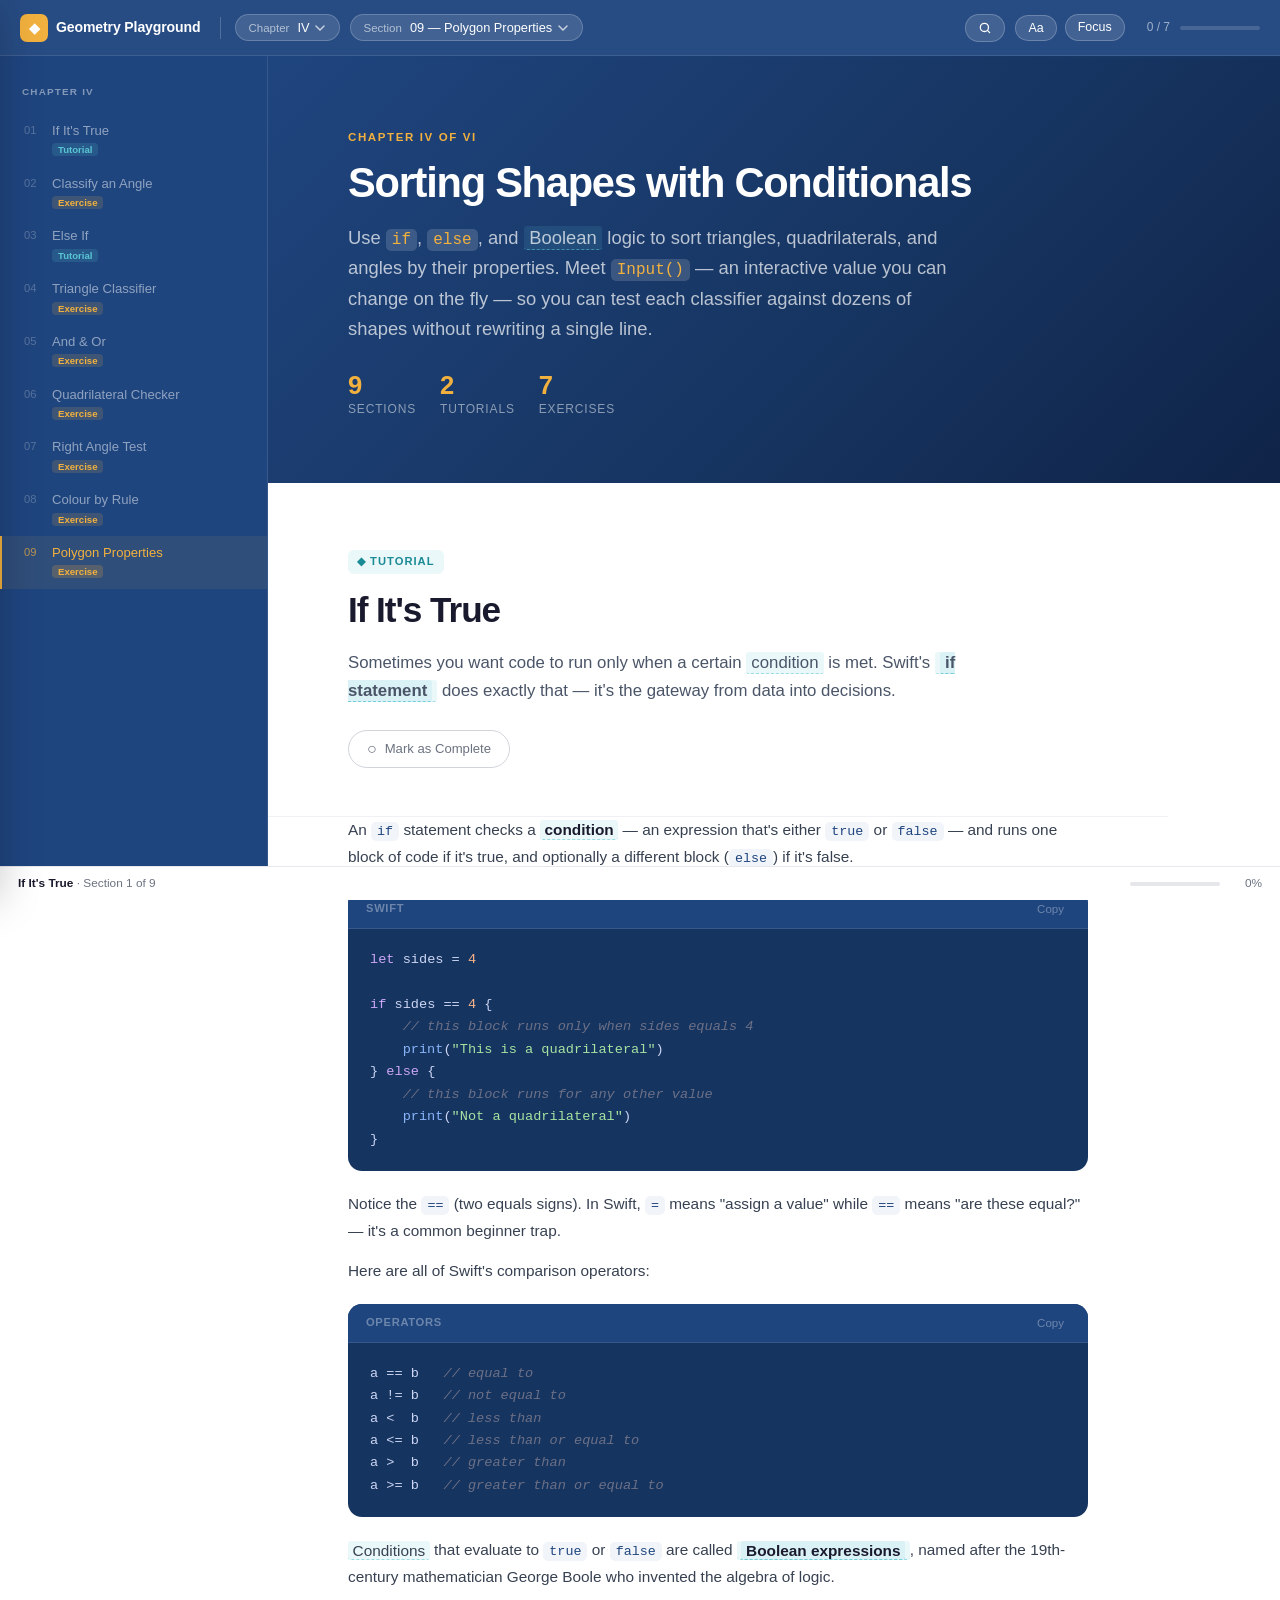
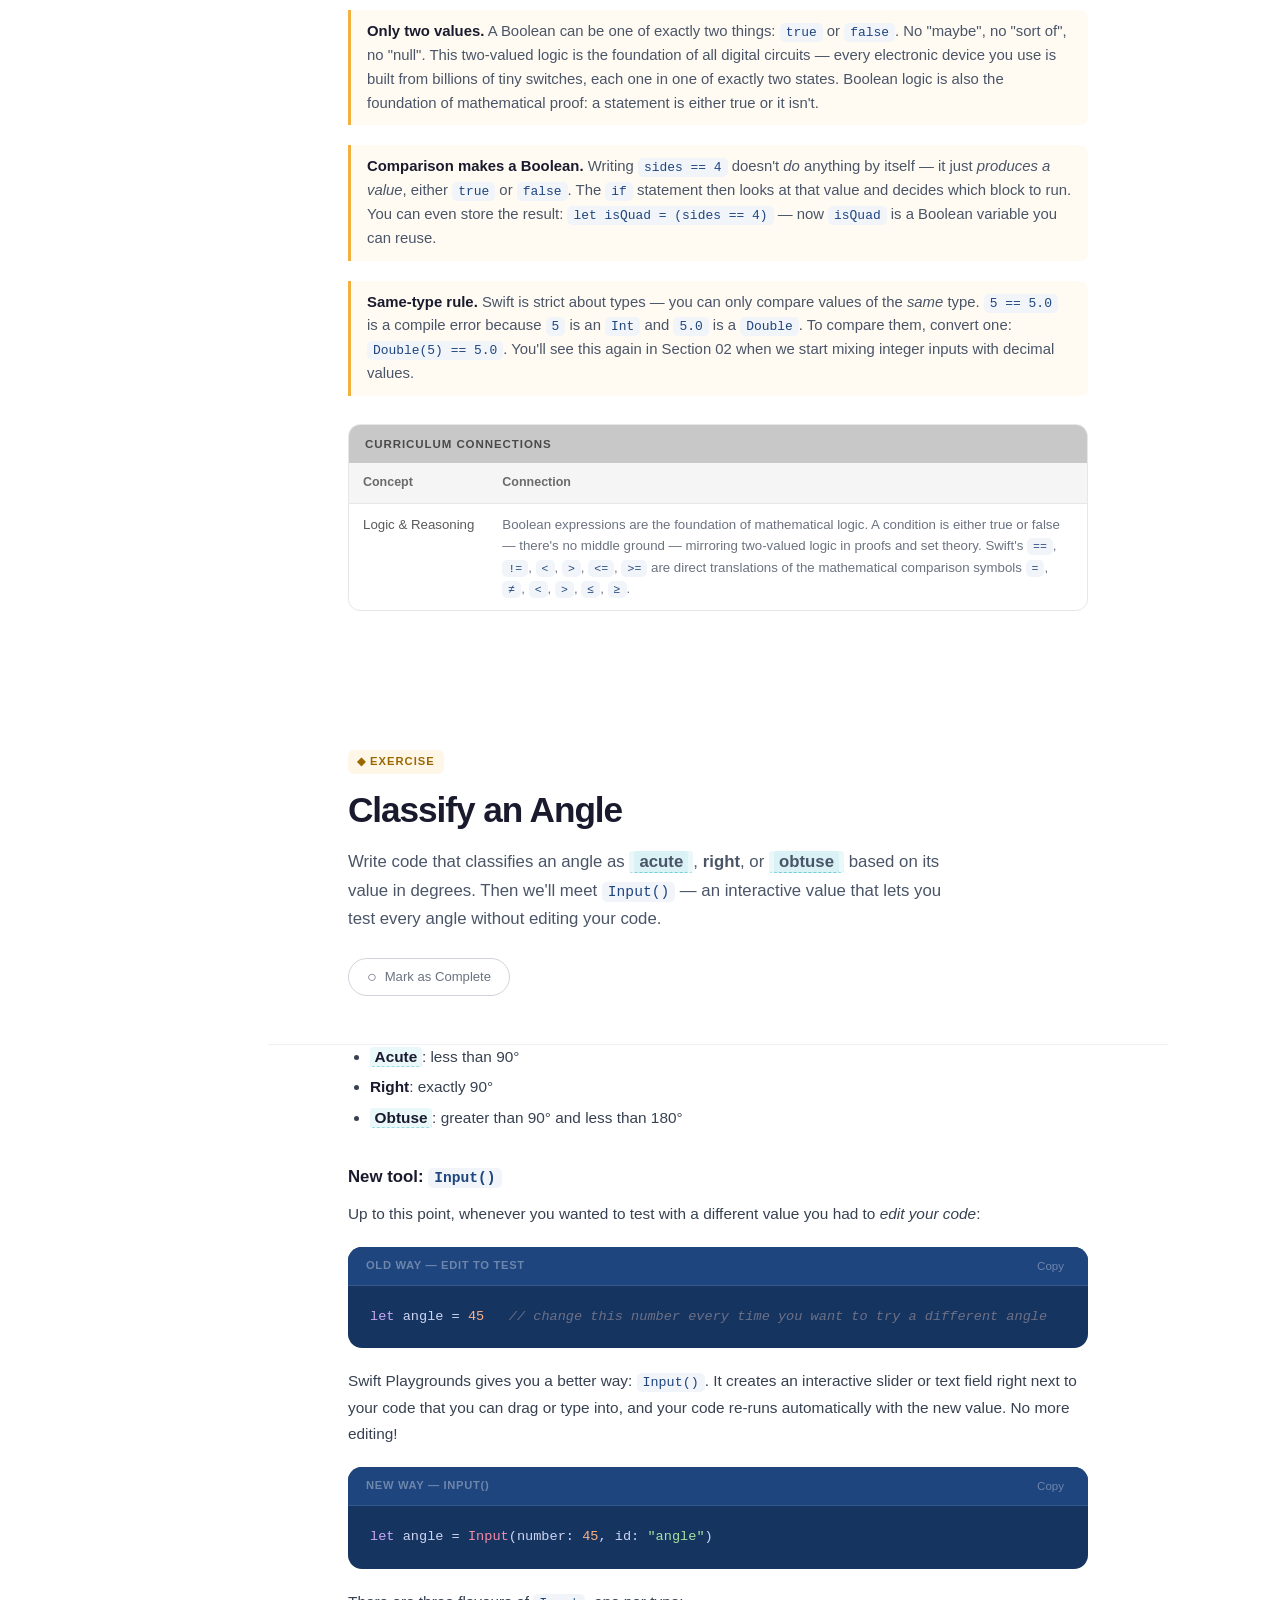
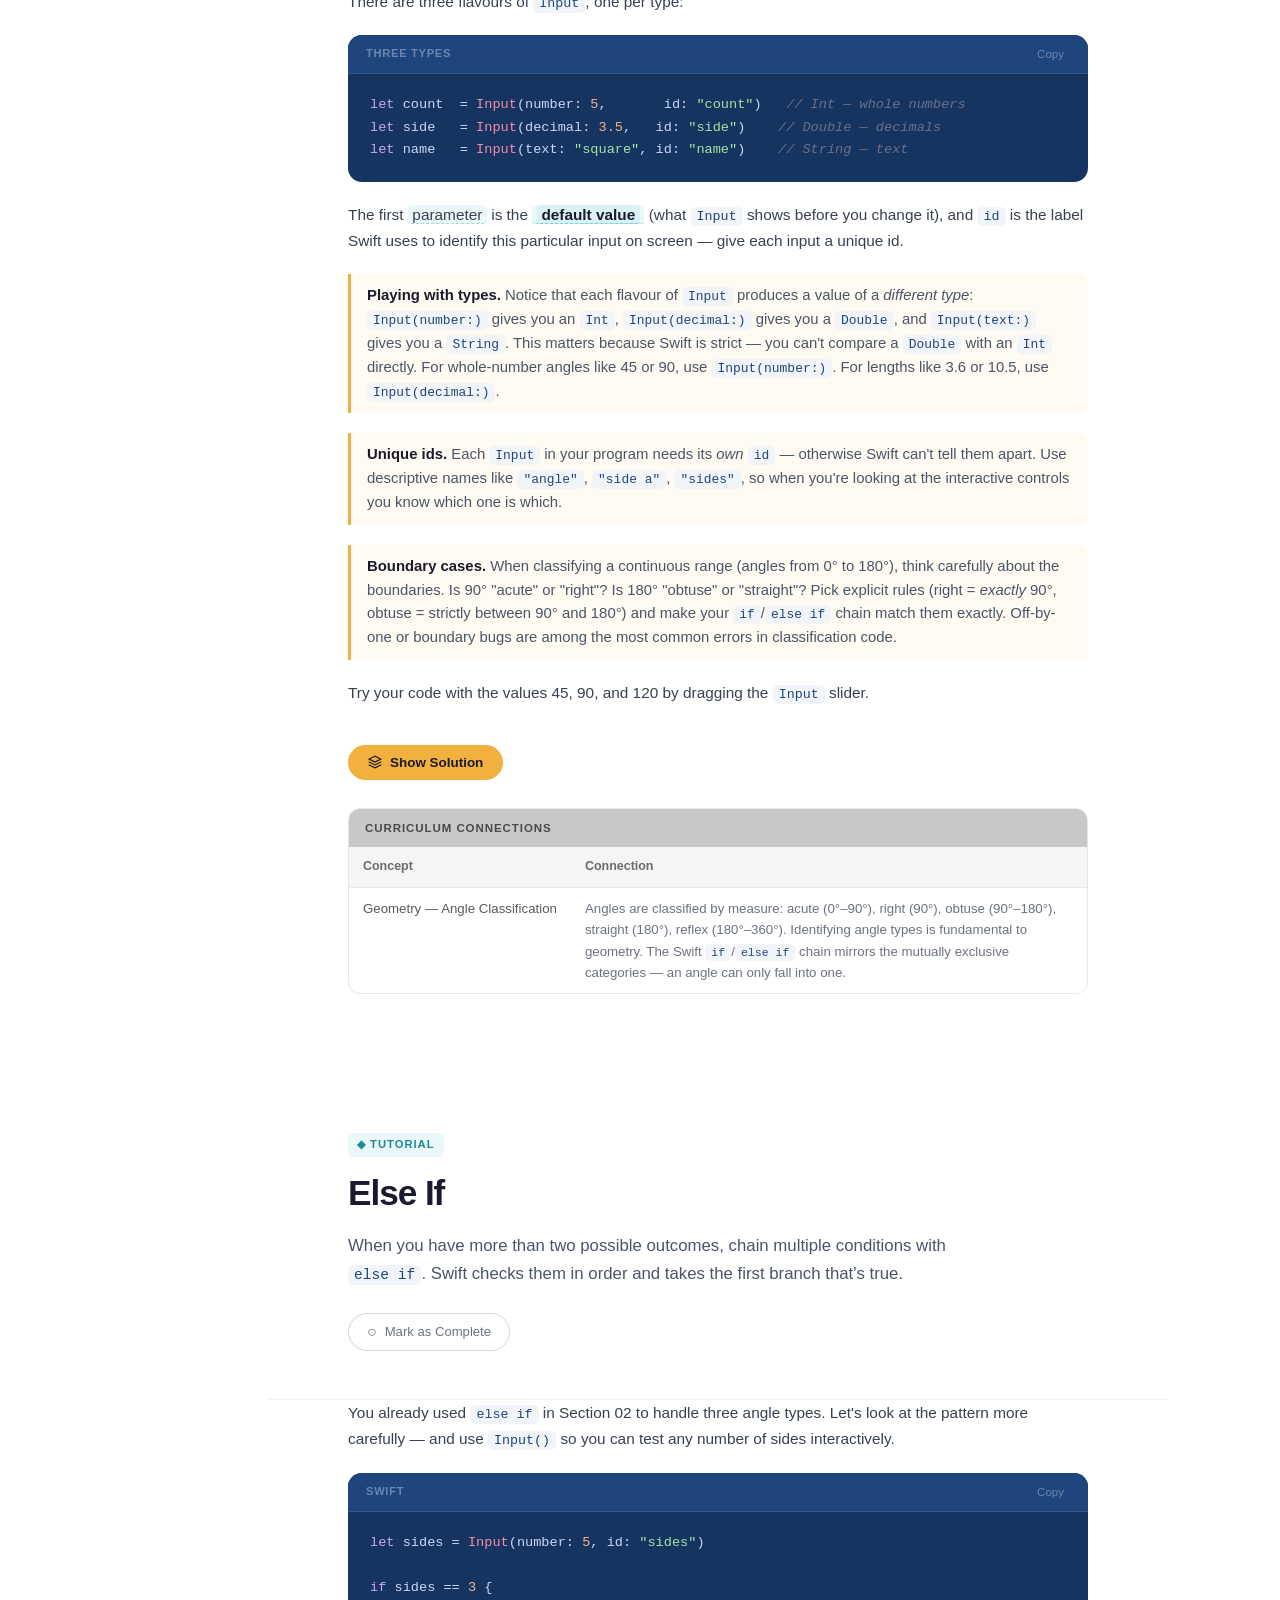
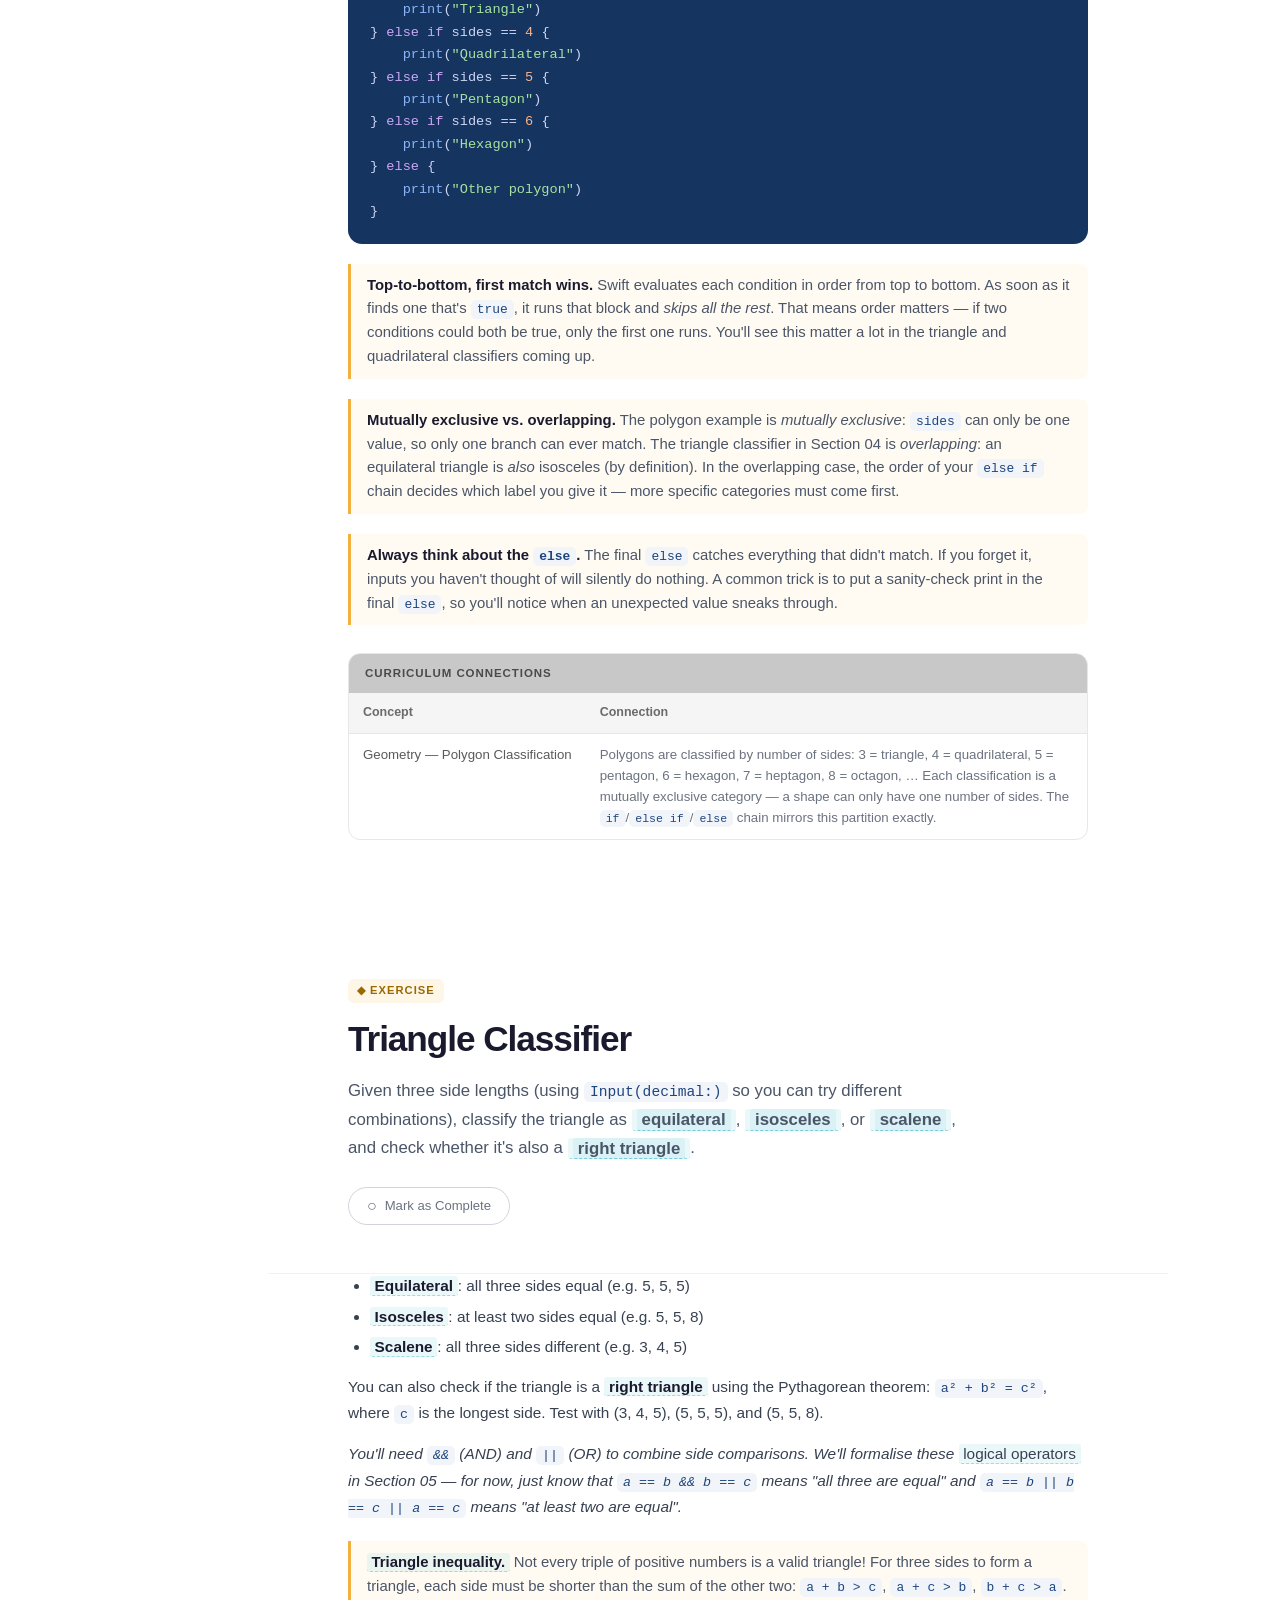
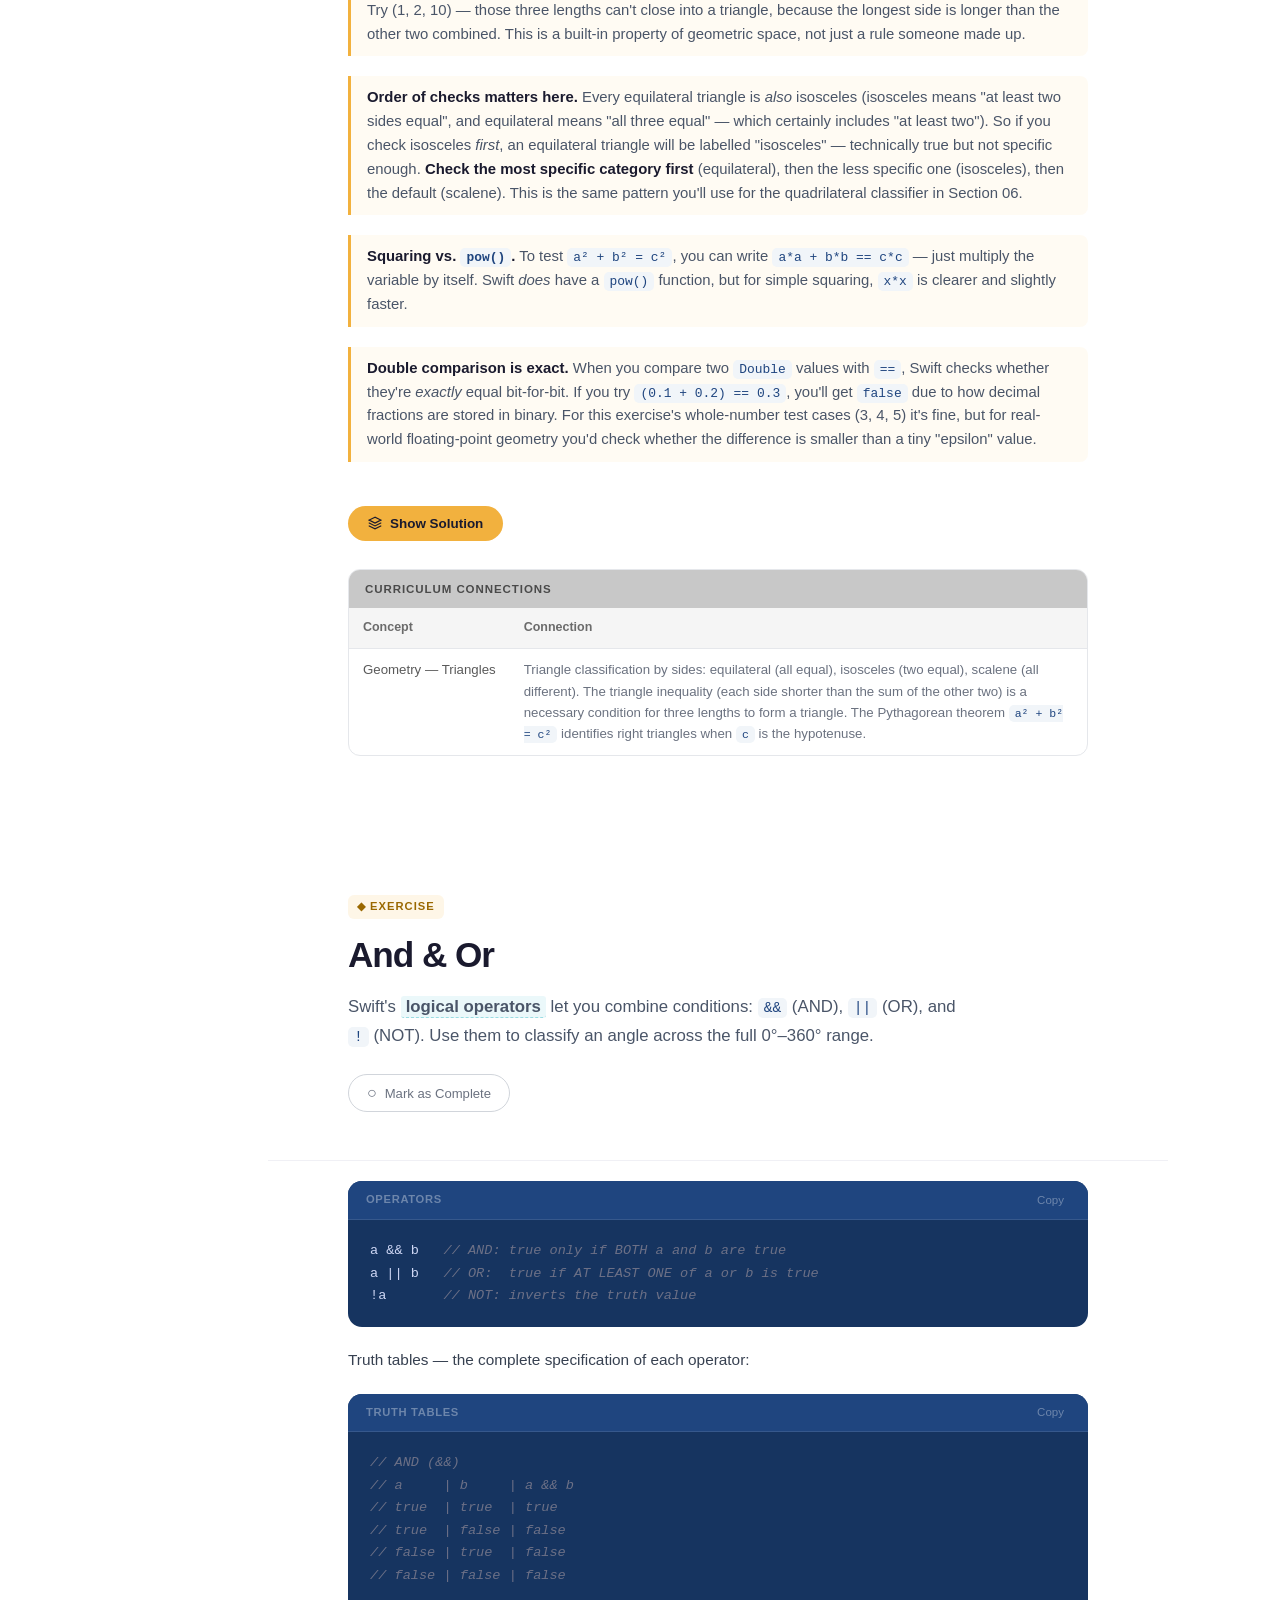
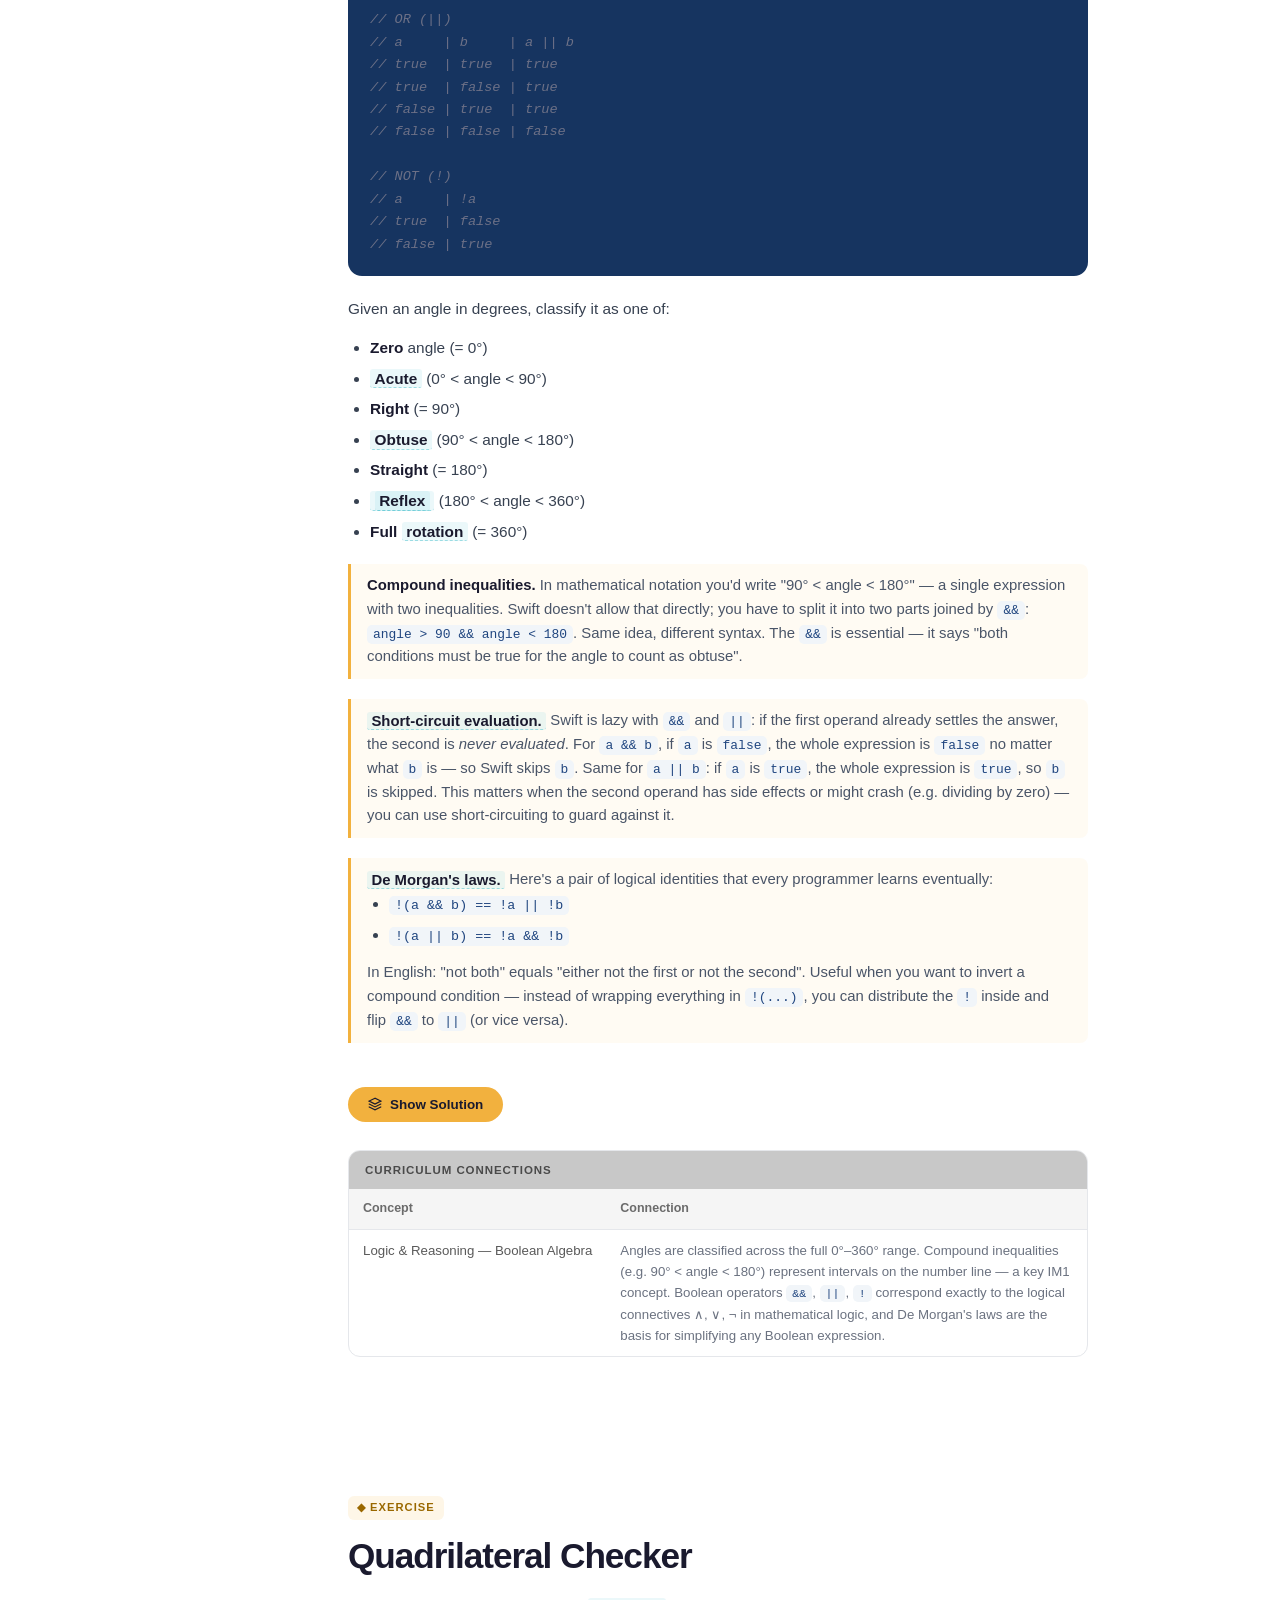
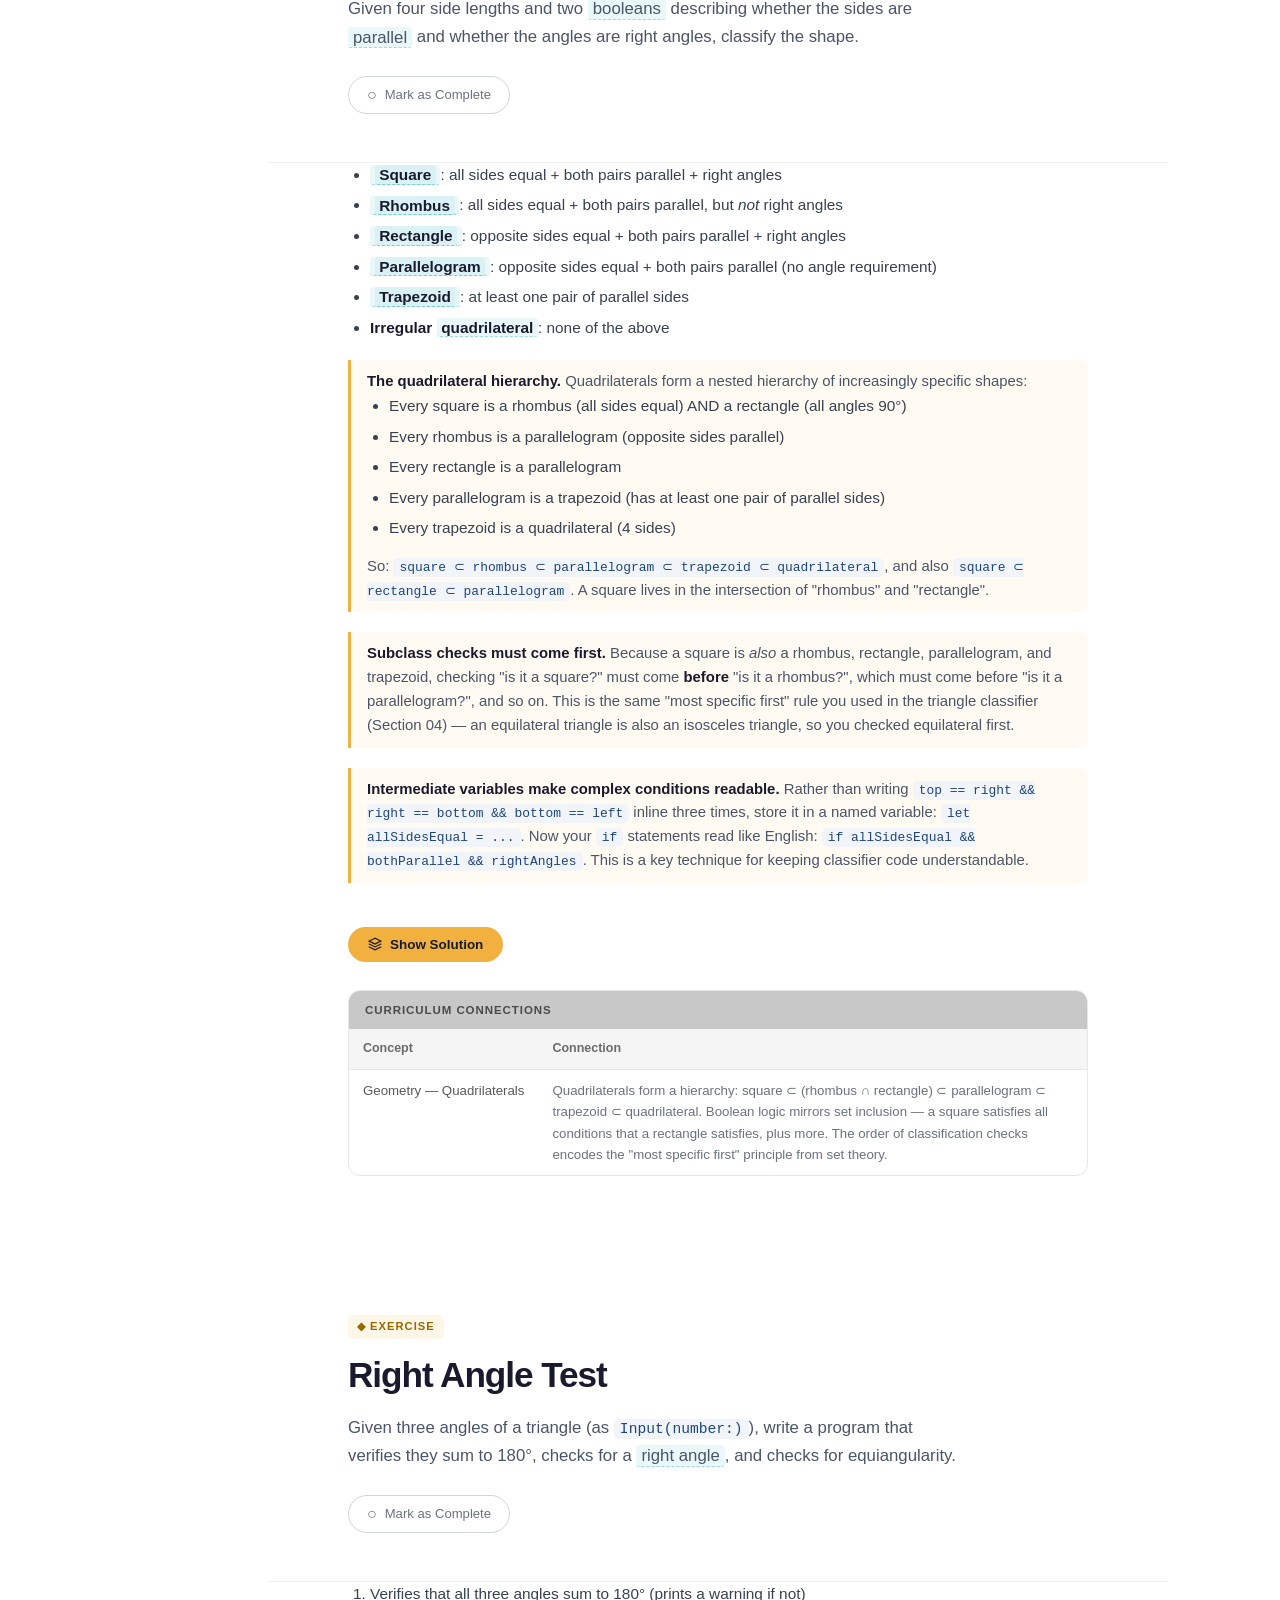
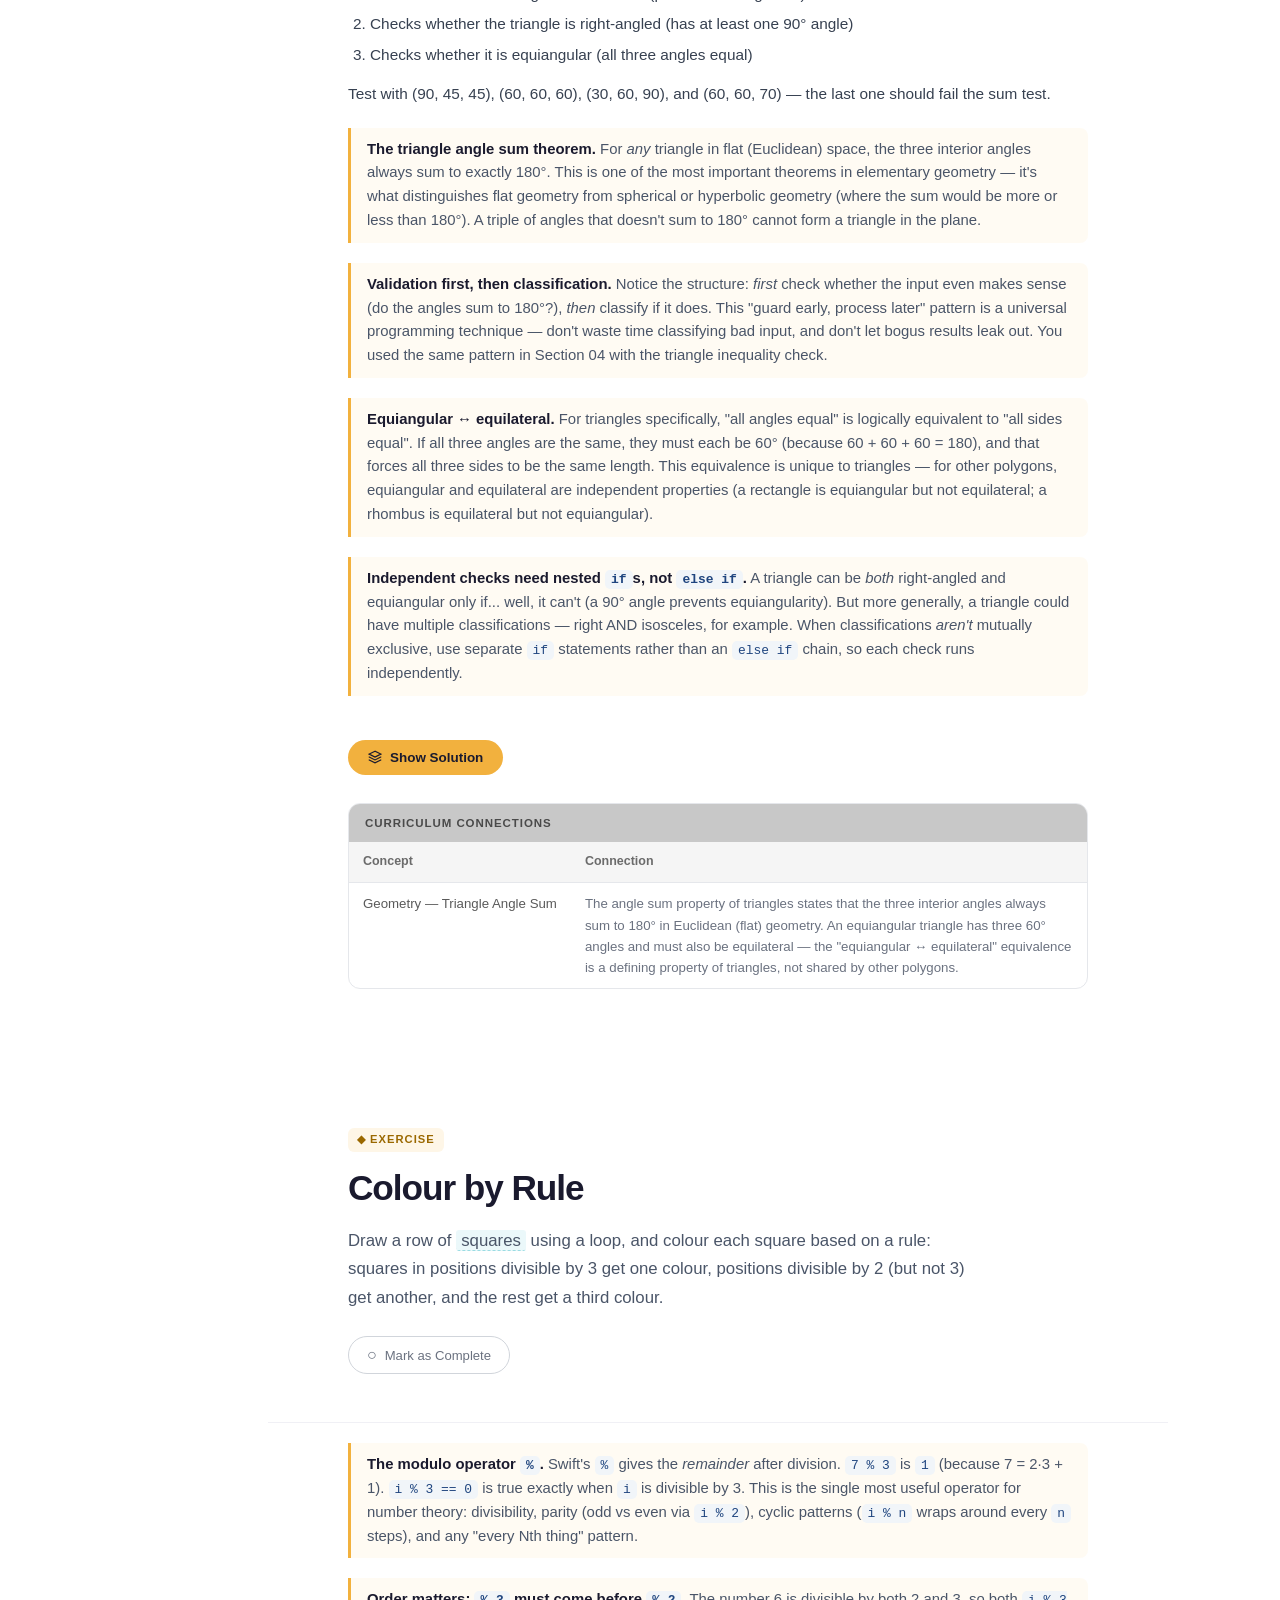
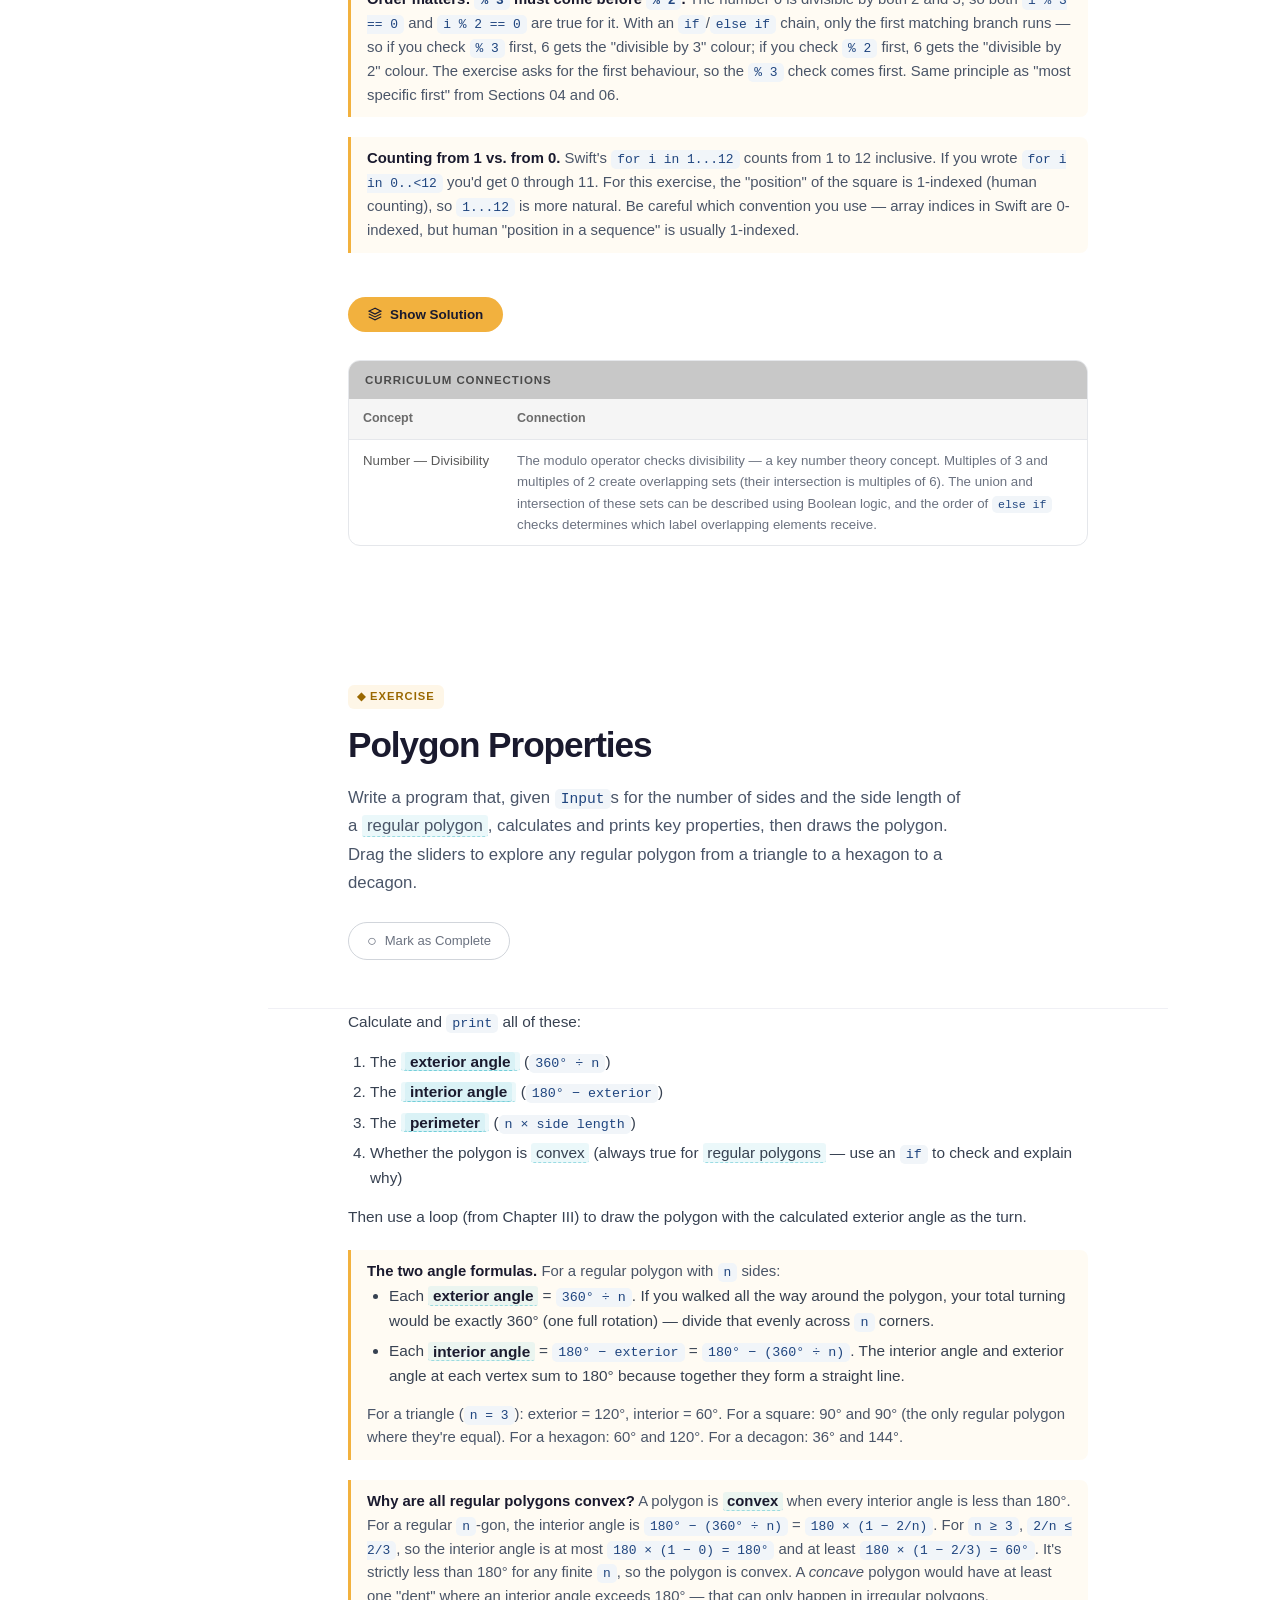
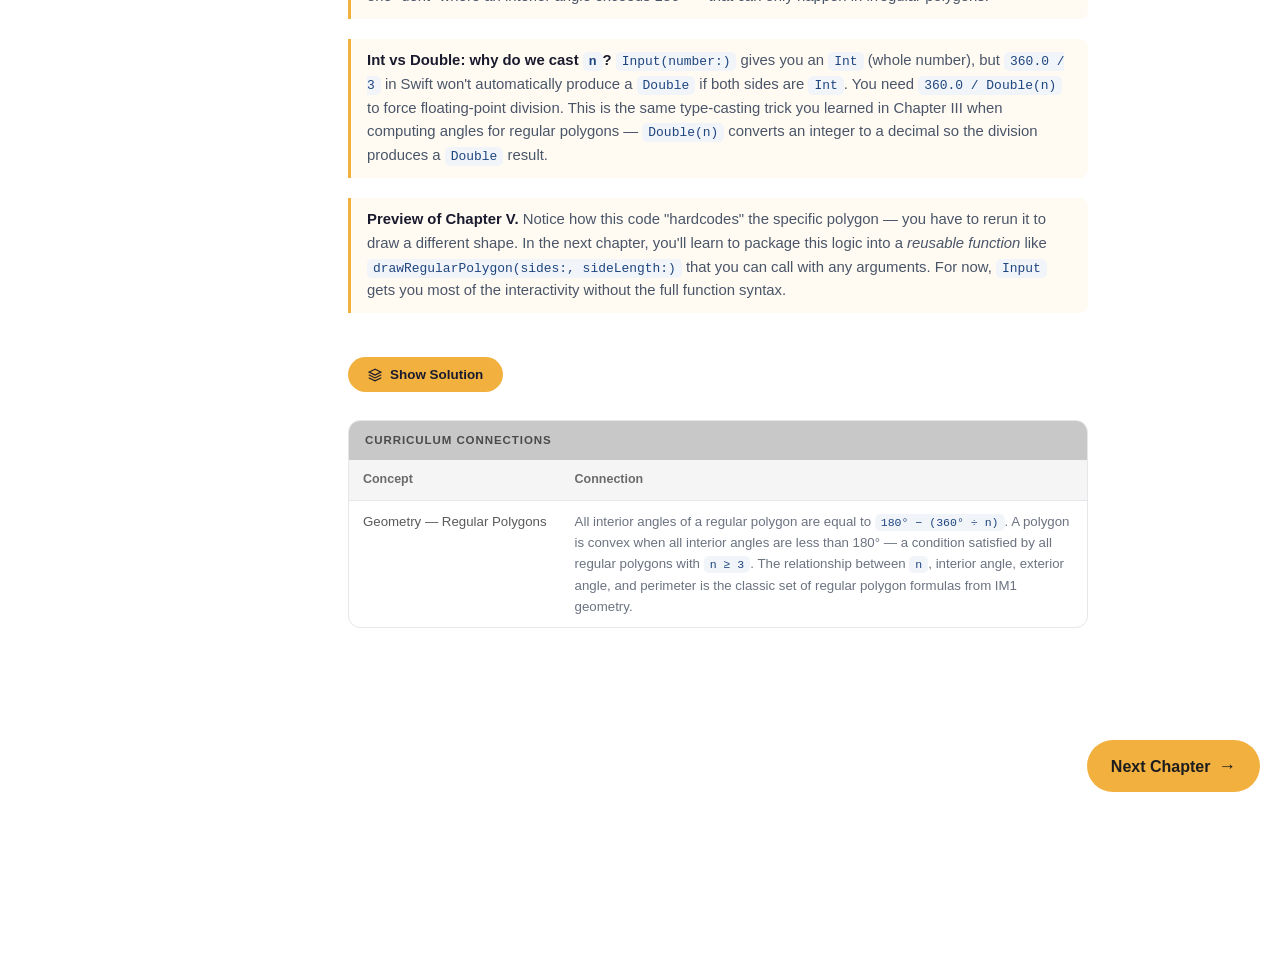
<file: 04.html>
<!DOCTYPE html>
<html lang="en">
<head>
  <meta charset="UTF-8" />
  <meta name="viewport" content="width=device-width, initial-scale=1.0" />
  <title>Sorting Shapes with Conditionals — Geometry Playground</title>
  <!-- SEO -->
  <meta name="description" content="Chapter IV of Geometry Playground: sort shapes with Swift conditionals. Classify triangles and quadrilaterals using if/else and Boolean logic on iPad or Mac." />
  <meta name="keywords" content="Swift Playgrounds, sorting shapes, conditionals, if else, triangle classification, quadrilaterals, Boolean logic, isosceles, scalene, equilateral, geometry chapter 4, IM1" />
  <meta name="author" content="Daniel Budd" />
  <meta name="robots" content="index, follow" />
  <link rel="canonical" href="https://dbbudd.github.io/04.html" />
  <!-- Open Graph -->
  <meta property="og:type" content="article" />
  <meta property="og:site_name" content="Geometry Playground" />
  <meta property="og:title" content="Sorting Shapes with Conditionals — Geometry Playground" />
  <meta property="og:description" content="Chapter IV: sort shapes with Swift conditionals. Classify triangles and quadrilaterals using if/else and Boolean logic on iPad or Mac." />
  <meta property="og:url" content="https://dbbudd.github.io/04.html" />
  <meta property="og:image" content="https://dbbudd.github.io/images/og-card.png" />
  <!-- Twitter Card -->
  <meta name="twitter:card" content="summary_large_image" />
  <meta name="twitter:creator" content="@DanielBBudd" />
  <meta name="twitter:title" content="Sorting Shapes with Conditionals — Geometry Playground" />
  <meta name="twitter:description" content="Chapter IV: sort shapes with Swift conditionals. Classify triangles and quadrilaterals using if/else and Boolean logic on iPad or Mac." />
  <meta name="twitter:image" content="https://dbbudd.github.io/images/og-card.png" />
  <!-- Structured data -->
  <script type="application/ld+json">
  {
    "@context": "https://schema.org",
    "@type": "LearningResource",
    "name": "Sorting Shapes with Conditionals — Geometry Playground Chapter IV",
    "description": "Sort shapes with Swift conditionals. Classify triangles and quadrilaterals using if/else and Boolean logic in Swift Playgrounds on iPad or Mac.",
    "url": "https://dbbudd.github.io/04.html",
    "isPartOf": { "@type": "Course", "name": "Geometry Playground", "url": "https://dbbudd.github.io/" },
    "author": { "@type": "Person", "name": "Daniel Budd" },
    "inLanguage": "en",
    "educationalLevel": "High School",
    "learningResourceType": "Interactive Tutorial",
    "isAccessibleForFree": true,
    "teaches": "Shape Classification, Conditionals, Boolean Logic, Triangle Classification, Quadrilateral Properties, Sorting Shapes"
  }
  </script>
  <link rel="stylesheet" href="course-ui/course-ui.css?v=4" />
  <link rel="stylesheet" href="styles.css?v=5" />
  <script>
    window.CourseUI = {
      brand:   { name: 'Geometry Playground', accent: '#F2B13E' },
      reading: { readingLine: true, readingPos: true, focusMode: true },
      search: {
        enabled: true,
        scope:   'site',
        pages: [
          'index.html',
          '01.html', '02.html', '03.html',
          '04.html', '05.html', '06.html'
        ]
      },
      vocab: {
        enabled: true,
        autoWrap: true,
        contentSelector: '.section-hero .lead, .article p, .article li'
      },
      mobile: {
        drawer: {
          sections: [
            { title: 'Chapters', clone: '#chapterPill .nav-dropdown' },
            { title: 'Sections', clone: '.sidebar nav' }
          ]
        }
      }
    };
  </script>
  <script src="vocab/geometry.js?v=4"></script>
  <script src="course-ui/course-ui.js?v=4" defer></script>
</head>
<body>

<a class="cu-skip-link" href="#chapter-top">Skip to main content</a>

<!-- ══════════════════════════════════════════════════════════
     TOP BAR
══════════════════════════════════════════════════════════ -->
<header class="topbar" id="topbar">
  <a href="index.html" class="topbar-logo">
    <span>◆</span>Geometry Playground
  </a>
  <div class="topbar-divider"></div>
  <!-- Chapter picker -->
  <div class="nav-pill" id="chapterPill">
    <button class="nav-pill-btn" onclick="togglePill('chapterPill')">
      <span class="pill-label">Chapter</span>
      IV
      <svg width="10" height="6" viewBox="0 0 10 6" fill="none"><path d="M1 1l4 4 4-4" stroke="currentColor" stroke-width="1.5" stroke-linecap="round"/></svg>
    </button>
    <div class="nav-dropdown">
      <div class="nav-dropdown-heading">Chapters</div>
      <a href="01.html"><span class="dd-num">I</span> Coordinate Geometry</a>
      <a href="02.html"><span class="dd-num">II</span> Shape Properties</a>
      <a href="03.html"><span class="dd-num">III</span> Polygon Patterns</a>
      <a href="04.html" class="current"><span class="dd-num">IV</span> Sorting Shapes</a>
      <a href="05.html"><span class="dd-num">V</span> Similarity</a>
      <a href="06.html"><span class="dd-num">VI</span> Composite Figures</a>
    </div>
  </div>
  <!-- Section picker -->
  <div class="nav-pill" id="sectionPill">
    <button class="nav-pill-btn" onclick="togglePill('sectionPill')">
      <span class="pill-label">Section</span>
      <span id="currentSectionLabel">01 — If It's True</span>
      <svg width="10" height="6" viewBox="0 0 10 6" fill="none"><path d="M1 1l4 4 4-4" stroke="currentColor" stroke-width="1.5" stroke-linecap="round"/></svg>
    </button>
    <div class="nav-dropdown">
      <div class="nav-dropdown-heading">Sections</div>
      <a href="#s01" class="active"><span class="nav-num">01</span><span>If It's True<br><span class="nav-badge badge-tutorial">Tutorial</span></span><span class="nav-done">✓</span></a>
      <a href="#s02"><span class="nav-num">02</span><span>Classify an Angle<br><span class="nav-badge badge-exercise">Exercise</span></span><span class="nav-done">✓</span></a>
      <a href="#s03"><span class="nav-num">03</span><span>Else If<br><span class="nav-badge badge-tutorial">Tutorial</span></span><span class="nav-done">✓</span></a>
      <a href="#s04"><span class="nav-num">04</span><span>Triangle Classifier<br><span class="nav-badge badge-exercise">Exercise</span></span><span class="nav-done">✓</span></a>
      <a href="#s05"><span class="nav-num">05</span><span>And &amp; Or<br><span class="nav-badge badge-exercise">Exercise</span></span><span class="nav-done">✓</span></a>
      <a href="#s06"><span class="nav-num">06</span><span>Quadrilateral Checker<br><span class="nav-badge badge-exercise">Exercise</span></span><span class="nav-done">✓</span></a>
      <a href="#s07"><span class="nav-num">07</span><span>Right Angle Test<br><span class="nav-badge badge-exercise">Exercise</span></span><span class="nav-done">✓</span></a>
      <a href="#s08"><span class="nav-num">08</span><span>Colour by Rule<br><span class="nav-badge badge-exercise">Exercise</span></span><span class="nav-done">✓</span></a>
      <a href="#s09"><span class="nav-num">09</span><span>Polygon Properties<br><span class="nav-badge badge-exercise">Exercise</span></span><span class="nav-done">✓</span></a>
    </div>
  </div>
  <!-- Chapter progress -->
  <div class="topbar-progress">
    <span class="progress-text" id="progressText">0 / 7</span>
    <div class="progress-bar-wrap">
      <div class="progress-bar-fill" id="progressBarFill"></div>
    </div>
  </div>
</header>

<!-- ══════════════════════════════════════════════════════════
     LAYOUT
══════════════════════════════════════════════════════════ -->
<div class="page-wrap">

  <!-- ── SIDEBAR ── -->
  <aside class="sidebar" id="sidebar">
    <div class="sidebar-chapter">Chapter IV</div>
    <nav id="sidebarNav">
      <a href="#s01" class="active"><span class="nav-num">01</span><span>If It's True<br><span class="nav-badge badge-tutorial">Tutorial</span></span><span class="nav-done">✓</span></a>
      <a href="#s02"><span class="nav-num">02</span><span>Classify an Angle<br><span class="nav-badge badge-exercise">Exercise</span></span><span class="nav-done">✓</span></a>
      <a href="#s03"><span class="nav-num">03</span><span>Else If<br><span class="nav-badge badge-tutorial">Tutorial</span></span><span class="nav-done">✓</span></a>
      <a href="#s04"><span class="nav-num">04</span><span>Triangle Classifier<br><span class="nav-badge badge-exercise">Exercise</span></span><span class="nav-done">✓</span></a>
      <a href="#s05"><span class="nav-num">05</span><span>And &amp; Or<br><span class="nav-badge badge-exercise">Exercise</span></span><span class="nav-done">✓</span></a>
      <a href="#s06"><span class="nav-num">06</span><span>Quadrilateral Checker<br><span class="nav-badge badge-exercise">Exercise</span></span><span class="nav-done">✓</span></a>
      <a href="#s07"><span class="nav-num">07</span><span>Right Angle Test<br><span class="nav-badge badge-exercise">Exercise</span></span><span class="nav-done">✓</span></a>
      <a href="#s08"><span class="nav-num">08</span><span>Colour by Rule<br><span class="nav-badge badge-exercise">Exercise</span></span><span class="nav-done">✓</span></a>
      <a href="#s09"><span class="nav-num">09</span><span>Polygon Properties<br><span class="nav-badge badge-exercise">Exercise</span></span><span class="nav-done">✓</span></a>
    </nav>
  </aside>

  <!-- ── MAIN CONTENT ── -->
  <main class="content" id="mainContent">

    <!-- Chapter banner -->
    <section class="section-hero chapter-banner" id="chapter-top">
      <div class="ch-label">Chapter IV of VI</div>
      <h1>Sorting Shapes with Conditionals</h1>
      <p class="lead">Use <code style="background:rgba(255,255,255,0.15);color:#F2B13E">if</code>, <code style="background:rgba(255,255,255,0.15);color:#F2B13E">else</code>, and Boolean logic to sort triangles, quadrilaterals, and angles by their properties. Meet <code style="background:rgba(255,255,255,0.15);color:#F2B13E">Input()</code> — an interactive value you can change on the fly — so you can test each classifier against dozens of shapes without rewriting a single line.</p>
      <div class="banner-meta">
        <div class="banner-stat"><span class="stat-num">9</span><span class="stat-label">Sections</span></div>
        <div class="banner-stat"><span class="stat-num">2</span><span class="stat-label">Tutorials</span></div>
        <div class="banner-stat"><span class="stat-num">7</span><span class="stat-label">Exercises</span></div>
      </div>
    </section>

    <!-- ════════════════════════════════════════
         SECTION 01 — If It's True (Tutorial)
    ════════════════════════════════════════ -->
    <section id="s01">
      <div class="section-hero">
        <span class="section-tag tutorial">◆ Tutorial</span>
        <h1>If It's True</h1>
        <p class="lead">Sometimes you want code to run only when a certain condition is met. Swift's <strong>if statement</strong> does exactly that — it's the gateway from data into decisions.</p>
        <button class="complete-btn" data-id="s01" onclick="toggleComplete(this)">
          <span class="btn-icon">○</span> Mark as Complete
        </button>
      </div>
      <div class="article">

        <p>An <code>if</code> statement checks a <strong>condition</strong> — an expression that's either <code>true</code> or <code>false</code> — and runs one block of code if it's true, and optionally a different block (<code>else</code>) if it's false.</p>

        <div class="code-wrap">
          <div class="code-header">
            <span class="code-lang">Swift</span>
            <button class="code-copy" onclick="copyCode(this)">Copy</button>
          </div>
          <pre><span class="kw">let</span> <span class="vr">sides</span> = <span class="num">4</span>

<span class="kw">if</span> <span class="vr">sides</span> == <span class="num">4</span> {
    <span class="cm">// this block runs only when sides equals 4</span>
    <span class="fn">print</span>(<span class="str">"This is a quadrilateral"</span>)
} <span class="kw">else</span> {
    <span class="cm">// this block runs for any other value</span>
    <span class="fn">print</span>(<span class="str">"Not a quadrilateral"</span>)
}</pre>
        </div>

        <p>Notice the <code>==</code> (two equals signs). In Swift, <code>=</code> means "assign a value" while <code>==</code> means "are these equal?" — it's a common beginner trap.</p>

        <p>Here are all of Swift's comparison operators:</p>

        <div class="code-wrap">
          <div class="code-header">
            <span class="code-lang">Operators</span>
            <button class="code-copy" onclick="copyCode(this)">Copy</button>
          </div>
          <pre><span class="vr">a</span> == <span class="vr">b</span>   <span class="cm">// equal to</span>
<span class="vr">a</span> != <span class="vr">b</span>   <span class="cm">// not equal to</span>
<span class="vr">a</span> &lt;  <span class="vr">b</span>   <span class="cm">// less than</span>
<span class="vr">a</span> &lt;= <span class="vr">b</span>   <span class="cm">// less than or equal to</span>
<span class="vr">a</span> &gt;  <span class="vr">b</span>   <span class="cm">// greater than</span>
<span class="vr">a</span> &gt;= <span class="vr">b</span>   <span class="cm">// greater than or equal to</span></pre>
        </div>

        <p>Conditions that evaluate to <code>true</code> or <code>false</code> are called <strong>Boolean expressions</strong>, named after the 19th-century mathematician George Boole who invented the algebra of logic.</p>

        <blockquote><strong>Only two values.</strong> A Boolean can be one of exactly two things: <code>true</code> or <code>false</code>. No "maybe", no "sort of", no "null". This two-valued logic is the foundation of all digital circuits — every electronic device you use is built from billions of tiny switches, each one in one of exactly two states. Boolean logic is also the foundation of mathematical proof: a statement is either true or it isn't.</blockquote>

        <blockquote><strong>Comparison makes a Boolean.</strong> Writing <code>sides == 4</code> doesn't <em>do</em> anything by itself — it just <em>produces a value</em>, either <code>true</code> or <code>false</code>. The <code>if</code> statement then looks at that value and decides which block to run. You can even store the result: <code>let isQuad = (sides == 4)</code> — now <code>isQuad</code> is a Boolean variable you can reuse.</blockquote>

        <blockquote><strong>Same-type rule.</strong> Swift is strict about types — you can only compare values of the <em>same</em> type. <code>5 == 5.0</code> is a compile error because <code>5</code> is an <code>Int</code> and <code>5.0</code> is a <code>Double</code>. To compare them, convert one: <code>Double(5) == 5.0</code>. You'll see this again in Section 02 when we start mixing integer inputs with decimal values.</blockquote>

        <div class="im-table-wrap">
          <div class="im-table-header">Curriculum Connections</div>
          <table class="im-table">
            <thead><tr><th>Concept</th><th>Connection</th></tr></thead>
            <tbody>
              <tr><td>Logic &amp; Reasoning</td><td>Boolean expressions are the foundation of mathematical logic. A condition is either true or false — there's no middle ground — mirroring two-valued logic in proofs and set theory. Swift's <code>==</code>, <code>!=</code>, <code>&lt;</code>, <code>&gt;</code>, <code>&lt;=</code>, <code>&gt;=</code> are direct translations of the mathematical comparison symbols <code>=</code>, <code>≠</code>, <code>&lt;</code>, <code>&gt;</code>, <code>≤</code>, <code>≥</code>.</td></tr>
            </tbody>
          </table>
        </div>
      </div>
    </section>

    <!-- ════════════════════════════════════════
         SECTION 02 — Classify an Angle
    ════════════════════════════════════════ -->
    <section id="s02">
      <div class="section-hero">
        <span class="section-tag exercise">◆ Exercise</span>
        <h1>Classify an Angle</h1>
        <p class="lead">Write code that classifies an angle as <strong>acute</strong>, <strong>right</strong>, or <strong>obtuse</strong> based on its value in degrees. Then we'll meet <code>Input()</code> — an interactive value that lets you test every angle without editing your code.</p>
        <button class="complete-btn" data-id="s02" onclick="toggleComplete(this)">
          <span class="btn-icon">○</span> Mark as Complete
        </button>
      </div>
      <div class="article">

        <ul>
          <li><strong>Acute</strong>: less than 90°</li>
          <li><strong>Right</strong>: exactly 90°</li>
          <li><strong>Obtuse</strong>: greater than 90° and less than 180°</li>
        </ul>

        <h3 style="margin-top: 2em;">New tool: <code>Input()</code></h3>

        <p>Up to this point, whenever you wanted to test with a different value you had to <em>edit your code</em>:</p>

        <div class="code-wrap">
          <div class="code-header">
            <span class="code-lang">Old way — edit to test</span>
            <button class="code-copy" onclick="copyCode(this)">Copy</button>
          </div>
          <pre><span class="kw">let</span> <span class="vr">angle</span> = <span class="num">45</span>   <span class="cm">// change this number every time you want to try a different angle</span></pre>
        </div>

        <p>Swift Playgrounds gives you a better way: <code>Input()</code>. It creates an interactive slider or text field right next to your code that you can drag or type into, and your code re-runs automatically with the new value. No more editing!</p>

        <div class="code-wrap">
          <div class="code-header">
            <span class="code-lang">New way — Input()</span>
            <button class="code-copy" onclick="copyCode(this)">Copy</button>
          </div>
          <pre><span class="kw">let</span> <span class="vr">angle</span> = <span class="tp">Input</span>(number: <span class="num">45</span>, id: <span class="str">"angle"</span>)</pre>
        </div>

        <p>There are three flavours of <code>Input</code>, one per type:</p>

        <div class="code-wrap">
          <div class="code-header">
            <span class="code-lang">Three types</span>
            <button class="code-copy" onclick="copyCode(this)">Copy</button>
          </div>
          <pre><span class="kw">let</span> <span class="vr">count</span>  = <span class="tp">Input</span>(number: <span class="num">5</span>,       id: <span class="str">"count"</span>)   <span class="cm">// Int — whole numbers</span>
<span class="kw">let</span> <span class="vr">side</span>   = <span class="tp">Input</span>(decimal: <span class="num">3.5</span>,   id: <span class="str">"side"</span>)    <span class="cm">// Double — decimals</span>
<span class="kw">let</span> <span class="vr">name</span>   = <span class="tp">Input</span>(text: <span class="str">"square"</span>, id: <span class="str">"name"</span>)    <span class="cm">// String — text</span></pre>
        </div>

        <p>The first parameter is the <strong>default value</strong> (what <code>Input</code> shows before you change it), and <code>id</code> is the label Swift uses to identify this particular input on screen — give each input a unique id.</p>

        <blockquote><strong>Playing with types.</strong> Notice that each flavour of <code>Input</code> produces a value of a <em>different type</em>: <code>Input(number:)</code> gives you an <code>Int</code>, <code>Input(decimal:)</code> gives you a <code>Double</code>, and <code>Input(text:)</code> gives you a <code>String</code>. This matters because Swift is strict — you can't compare a <code>Double</code> with an <code>Int</code> directly. For whole-number angles like 45 or 90, use <code>Input(number:)</code>. For lengths like 3.6 or 10.5, use <code>Input(decimal:)</code>.</blockquote>

        <blockquote><strong>Unique ids.</strong> Each <code>Input</code> in your program needs its <em>own</em> <code>id</code> — otherwise Swift can't tell them apart. Use descriptive names like <code>"angle"</code>, <code>"side a"</code>, <code>"sides"</code>, so when you're looking at the interactive controls you know which one is which.</blockquote>

        <blockquote><strong>Boundary cases.</strong> When classifying a continuous range (angles from 0° to 180°), think carefully about the boundaries. Is 90° "acute" or "right"? Is 180° "obtuse" or "straight"? Pick explicit rules (right = <em>exactly</em> 90°, obtuse = strictly between 90° and 180°) and make your <code>if</code>/<code>else if</code> chain match them exactly. Off-by-one or boundary bugs are among the most common errors in classification code.</blockquote>

        <p>Try your code with the values 45, 90, and 120 by dragging the <code>Input</code> slider.</p>

        <button class="solution-toggle" onclick="toggleSolution(this,'sol02')">
          <svg width="14" height="14" viewBox="0 0 24 24" fill="none"><path d="M12 2L2 7l10 5 10-5-10-5zM2 17l10 5 10-5M2 12l10 5 10-5" stroke="currentColor" stroke-width="2" stroke-linecap="round"/></svg>
          Show Solution
        </button>
        <div class="solution-body" id="sol02">
          <div class="code-wrap">
            <div class="code-header">
              <span class="code-lang">Solution</span>
              <button class="code-copy" onclick="copyCode(this)">Copy</button>
            </div>
            <pre><span class="kw">let</span> <span class="vr">angle</span> = <span class="tp">Input</span>(number: <span class="num">45</span>, id: <span class="str">"angle"</span>)

<span class="kw">if</span> <span class="vr">angle</span> &lt; <span class="num">90</span> {
    <span class="fn">print</span>(<span class="str">"Acute"</span>)
} <span class="kw">else if</span> <span class="vr">angle</span> == <span class="num">90</span> {
    <span class="fn">print</span>(<span class="str">"Right"</span>)
} <span class="kw">else</span> {
    <span class="fn">print</span>(<span class="str">"Obtuse"</span>)
}</pre>
          </div>
          <blockquote><strong>What about angles above 180°?</strong> This solution labels anything <code>&gt; 90</code> as "Obtuse" — including 200° or 350°, which are actually <em>reflex</em> angles. Section 05 ("And &amp; Or") extends this classification to the full 0°–360° range using compound conditions like <code>angle &gt; 90 &amp;&amp; angle &lt; 180</code>. For this exercise, assume the angle is between 0° and 180°.</blockquote>
        </div>

        <div class="im-table-wrap">
          <div class="im-table-header">Curriculum Connections</div>
          <table class="im-table">
            <thead><tr><th>Concept</th><th>Connection</th></tr></thead>
            <tbody>
              <tr><td>Geometry — Angle Classification</td><td>Angles are classified by measure: acute (0°–90°), right (90°), obtuse (90°–180°), straight (180°), reflex (180°–360°). Identifying angle types is fundamental to geometry. The Swift <code>if</code>/<code>else if</code> chain mirrors the mutually exclusive categories — an angle can only fall into one.</td></tr>
            </tbody>
          </table>
        </div>
      </div>
    </section>

    <!-- ════════════════════════════════════════
         SECTION 03 — Else If (Tutorial)
    ════════════════════════════════════════ -->
    <section id="s03">
      <div class="section-hero">
        <span class="section-tag tutorial">◆ Tutorial</span>
        <h1>Else If</h1>
        <p class="lead">When you have more than two possible outcomes, chain multiple conditions with <code>else if</code>. Swift checks them in order and takes the first branch that's true.</p>
        <button class="complete-btn" data-id="s03" onclick="toggleComplete(this)">
          <span class="btn-icon">○</span> Mark as Complete
        </button>
      </div>
      <div class="article">

        <p>You already used <code>else if</code> in Section 02 to handle three angle types. Let's look at the pattern more carefully — and use <code>Input()</code> so you can test any number of sides interactively.</p>

        <div class="code-wrap">
          <div class="code-header">
            <span class="code-lang">Swift</span>
            <button class="code-copy" onclick="copyCode(this)">Copy</button>
          </div>
          <pre><span class="kw">let</span> <span class="vr">sides</span> = <span class="tp">Input</span>(number: <span class="num">5</span>, id: <span class="str">"sides"</span>)

<span class="kw">if</span> <span class="vr">sides</span> == <span class="num">3</span> {
    <span class="fn">print</span>(<span class="str">"Triangle"</span>)
} <span class="kw">else if</span> <span class="vr">sides</span> == <span class="num">4</span> {
    <span class="fn">print</span>(<span class="str">"Quadrilateral"</span>)
} <span class="kw">else if</span> <span class="vr">sides</span> == <span class="num">5</span> {
    <span class="fn">print</span>(<span class="str">"Pentagon"</span>)
} <span class="kw">else if</span> <span class="vr">sides</span> == <span class="num">6</span> {
    <span class="fn">print</span>(<span class="str">"Hexagon"</span>)
} <span class="kw">else</span> {
    <span class="fn">print</span>(<span class="str">"Other polygon"</span>)
}</pre>
        </div>

        <blockquote><strong>Top-to-bottom, first match wins.</strong> Swift evaluates each condition in order from top to bottom. As soon as it finds one that's <code>true</code>, it runs that block and <em>skips all the rest</em>. That means order matters — if two conditions could both be true, only the first one runs. You'll see this matter a lot in the triangle and quadrilateral classifiers coming up.</blockquote>

        <blockquote><strong>Mutually exclusive vs. overlapping.</strong> The polygon example is <em>mutually exclusive</em>: <code>sides</code> can only be one value, so only one branch can ever match. The triangle classifier in Section 04 is <em>overlapping</em>: an equilateral triangle is <em>also</em> isosceles (by definition). In the overlapping case, the order of your <code>else if</code> chain decides which label you give it — more specific categories must come first.</blockquote>

        <blockquote><strong>Always think about the <code>else</code>.</strong> The final <code>else</code> catches everything that didn't match. If you forget it, inputs you haven't thought of will silently do nothing. A common trick is to put a sanity-check print in the final <code>else</code>, so you'll notice when an unexpected value sneaks through.</blockquote>

        <div class="im-table-wrap">
          <div class="im-table-header">Curriculum Connections</div>
          <table class="im-table">
            <thead><tr><th>Concept</th><th>Connection</th></tr></thead>
            <tbody>
              <tr><td>Geometry — Polygon Classification</td><td>Polygons are classified by number of sides: 3 = triangle, 4 = quadrilateral, 5 = pentagon, 6 = hexagon, 7 = heptagon, 8 = octagon, … Each classification is a mutually exclusive category — a shape can only have one number of sides. The <code>if</code>/<code>else if</code>/<code>else</code> chain mirrors this partition exactly.</td></tr>
            </tbody>
          </table>
        </div>
      </div>
    </section>

    <!-- ════════════════════════════════════════
         SECTION 04 — Triangle Classifier
    ════════════════════════════════════════ -->
    <section id="s04">
      <div class="section-hero">
        <span class="section-tag exercise">◆ Exercise</span>
        <h1>Triangle Classifier</h1>
        <p class="lead">Given three side lengths (using <code>Input(decimal:)</code> so you can try different combinations), classify the triangle as <strong>equilateral</strong>, <strong>isosceles</strong>, or <strong>scalene</strong>, and check whether it's also a <strong>right triangle</strong>.</p>
        <button class="complete-btn" data-id="s04" onclick="toggleComplete(this)">
          <span class="btn-icon">○</span> Mark as Complete
        </button>
      </div>
      <div class="article">

        <ul>
          <li><strong>Equilateral</strong>: all three sides equal (e.g. 5, 5, 5)</li>
          <li><strong>Isosceles</strong>: at least two sides equal (e.g. 5, 5, 8)</li>
          <li><strong>Scalene</strong>: all three sides different (e.g. 3, 4, 5)</li>
        </ul>

        <p>You can also check if the triangle is a <strong>right triangle</strong> using the Pythagorean theorem: <code>a² + b² = c²</code>, where <code>c</code> is the longest side. Test with (3, 4, 5), (5, 5, 5), and (5, 5, 8).</p>

        <p><em>You'll need <code>&amp;&amp;</code> (AND) and <code>||</code> (OR) to combine side comparisons. We'll formalise these logical operators in Section 05 — for now, just know that <code>a == b &amp;&amp; b == c</code> means "all three are equal" and <code>a == b || b == c || a == c</code> means "at least two are equal".</em></p>

        <blockquote><strong>Triangle inequality.</strong> Not every triple of positive numbers is a valid triangle! For three sides to form a triangle, each side must be shorter than the sum of the other two: <code>a + b &gt; c</code>, <code>a + c &gt; b</code>, <code>b + c &gt; a</code>. Try (1, 2, 10) — those three lengths can't close into a triangle, because the longest side is longer than the other two combined. This is a built-in property of geometric space, not just a rule someone made up.</blockquote>

        <blockquote><strong>Order of checks matters here.</strong> Every equilateral triangle is <em>also</em> isosceles (isosceles means "at least two sides equal", and equilateral means "all three equal" — which certainly includes "at least two"). So if you check isosceles <em>first</em>, an equilateral triangle will be labelled "isosceles" — technically true but not specific enough. <strong>Check the most specific category first</strong> (equilateral), then the less specific one (isosceles), then the default (scalene). This is the same pattern you'll use for the quadrilateral classifier in Section 06.</blockquote>

        <blockquote><strong>Squaring vs. <code>pow()</code>.</strong> To test <code>a² + b² = c²</code>, you can write <code>a*a + b*b == c*c</code> — just multiply the variable by itself. Swift <em>does</em> have a <code>pow()</code> function, but for simple squaring, <code>x*x</code> is clearer and slightly faster.</blockquote>

        <blockquote><strong>Double comparison is exact.</strong> When you compare two <code>Double</code> values with <code>==</code>, Swift checks whether they're <em>exactly</em> equal bit-for-bit. If you try <code>(0.1 + 0.2) == 0.3</code>, you'll get <code>false</code> due to how decimal fractions are stored in binary. For this exercise's whole-number test cases (3, 4, 5) it's fine, but for real-world floating-point geometry you'd check whether the difference is smaller than a tiny "epsilon" value.</blockquote>

        <button class="solution-toggle" onclick="toggleSolution(this,'sol04')">
          <svg width="14" height="14" viewBox="0 0 24 24" fill="none"><path d="M12 2L2 7l10 5 10-5-10-5zM2 17l10 5 10-5M2 12l10 5 10-5" stroke="currentColor" stroke-width="2" stroke-linecap="round"/></svg>
          Show Solution
        </button>
        <div class="solution-body" id="sol04">
          <div class="code-wrap">
            <div class="code-header">
              <span class="code-lang">Solution</span>
              <button class="code-copy" onclick="copyCode(this)">Copy</button>
            </div>
            <pre><span class="kw">let</span> <span class="vr">a</span> = <span class="tp">Input</span>(decimal: <span class="num">3</span>, id: <span class="str">"side a"</span>)
<span class="kw">let</span> <span class="vr">b</span> = <span class="tp">Input</span>(decimal: <span class="num">4</span>, id: <span class="str">"side b"</span>)
<span class="kw">let</span> <span class="vr">c</span> = <span class="tp">Input</span>(decimal: <span class="num">5</span>, id: <span class="str">"side c"</span>)

<span class="cm">// ── 1. Triangle inequality check ─────────────────────</span>
<span class="kw">if</span> <span class="vr">a</span> + <span class="vr">b</span> &lt;= <span class="vr">c</span> || <span class="vr">a</span> + <span class="vr">c</span> &lt;= <span class="vr">b</span> || <span class="vr">b</span> + <span class="vr">c</span> &lt;= <span class="vr">a</span> {
    <span class="fn">print</span>(<span class="str">"Not a valid triangle!"</span>)
} <span class="kw">else</span> {
    <span class="cm">// ── 2. Side classification (most specific first) ────</span>
    <span class="kw">if</span> <span class="vr">a</span> == <span class="vr">b</span> &amp;&amp; <span class="vr">b</span> == <span class="vr">c</span> {
        <span class="fn">print</span>(<span class="str">"Equilateral"</span>)
    } <span class="kw">else if</span> <span class="vr">a</span> == <span class="vr">b</span> || <span class="vr">b</span> == <span class="vr">c</span> || <span class="vr">a</span> == <span class="vr">c</span> {
        <span class="fn">print</span>(<span class="str">"Isosceles"</span>)
    } <span class="kw">else</span> {
        <span class="fn">print</span>(<span class="str">"Scalene"</span>)
    }

    <span class="cm">// ── 3. Right triangle check (find the longest side) ─</span>
    <span class="kw">var</span> <span class="vr">longest</span> = <span class="vr">a</span>
    <span class="kw">var</span> <span class="vr">x</span> = <span class="vr">b</span>
    <span class="kw">var</span> <span class="vr">y</span> = <span class="vr">c</span>
    <span class="kw">if</span> <span class="vr">b</span> &gt; <span class="vr">longest</span> {
        <span class="vr">longest</span> = <span class="vr">b</span>
        <span class="vr">x</span> = <span class="vr">a</span>
        <span class="vr">y</span> = <span class="vr">c</span>
    }
    <span class="kw">if</span> <span class="vr">c</span> &gt; <span class="vr">longest</span> {
        <span class="vr">longest</span> = <span class="vr">c</span>
        <span class="vr">x</span> = <span class="vr">a</span>
        <span class="vr">y</span> = <span class="vr">b</span>
    }
    <span class="kw">if</span> <span class="vr">x</span>*<span class="vr">x</span> + <span class="vr">y</span>*<span class="vr">y</span> == <span class="vr">longest</span>*<span class="vr">longest</span> {
        <span class="fn">print</span>(<span class="str">"Also a right triangle!"</span>)
    }
}</pre>
          </div>
          <blockquote><strong>Why the extra "longest side" hunt?</strong> The Pythagorean theorem <code>a² + b² = c²</code> only holds when <code>c</code> is the <em>longest</em> side (the hypotenuse). If your inputs are (5, 3, 4), you need to recognise that 5 is the longest and compare <code>3² + 4² = 5²</code>. If you just naively used whichever variable you called <code>c</code>, you'd miss right triangles whose longest side is in a different variable.</blockquote>
        </div>

        <div class="im-table-wrap">
          <div class="im-table-header">Curriculum Connections</div>
          <table class="im-table">
            <thead><tr><th>Concept</th><th>Connection</th></tr></thead>
            <tbody>
              <tr><td>Geometry — Triangles</td><td>Triangle classification by sides: equilateral (all equal), isosceles (two equal), scalene (all different). The triangle inequality (each side shorter than the sum of the other two) is a necessary condition for three lengths to form a triangle. The Pythagorean theorem <code>a² + b² = c²</code> identifies right triangles when <code>c</code> is the hypotenuse.</td></tr>
            </tbody>
          </table>
        </div>
      </div>
    </section>

    <!-- ════════════════════════════════════════
         SECTION 05 — And & Or
    ════════════════════════════════════════ -->
    <section id="s05">
      <div class="section-hero">
        <span class="section-tag exercise">◆ Exercise</span>
        <h1>And &amp; Or</h1>
        <p class="lead">Swift's <strong>logical operators</strong> let you combine conditions: <code>&amp;&amp;</code> (AND), <code>||</code> (OR), and <code>!</code> (NOT). Use them to classify an angle across the full 0°–360° range.</p>
        <button class="complete-btn" data-id="s05" onclick="toggleComplete(this)">
          <span class="btn-icon">○</span> Mark as Complete
        </button>
      </div>
      <div class="article">

        <div class="code-wrap">
          <div class="code-header">
            <span class="code-lang">Operators</span>
            <button class="code-copy" onclick="copyCode(this)">Copy</button>
          </div>
          <pre><span class="vr">a</span> &amp;&amp; <span class="vr">b</span>   <span class="cm">// AND: true only if BOTH a and b are true</span>
<span class="vr">a</span> || <span class="vr">b</span>   <span class="cm">// OR:  true if AT LEAST ONE of a or b is true</span>
!<span class="vr">a</span>       <span class="cm">// NOT: inverts the truth value</span></pre>
        </div>

        <p>Truth tables — the complete specification of each operator:</p>

        <div class="code-wrap">
          <div class="code-header">
            <span class="code-lang">Truth tables</span>
            <button class="code-copy" onclick="copyCode(this)">Copy</button>
          </div>
          <pre><span class="cm">// AND (&amp;&amp;)</span>
<span class="cm">// a     | b     | a &amp;&amp; b</span>
<span class="cm">// true  | true  | true</span>
<span class="cm">// true  | false | false</span>
<span class="cm">// false | true  | false</span>
<span class="cm">// false | false | false</span>

<span class="cm">// OR (||)</span>
<span class="cm">// a     | b     | a || b</span>
<span class="cm">// true  | true  | true</span>
<span class="cm">// true  | false | true</span>
<span class="cm">// false | true  | true</span>
<span class="cm">// false | false | false</span>

<span class="cm">// NOT (!)</span>
<span class="cm">// a     | !a</span>
<span class="cm">// true  | false</span>
<span class="cm">// false | true</span></pre>
        </div>

        <p>Given an angle in degrees, classify it as one of:</p>

        <ul>
          <li><strong>Zero</strong> angle (= 0°)</li>
          <li><strong>Acute</strong> (0° &lt; angle &lt; 90°)</li>
          <li><strong>Right</strong> (= 90°)</li>
          <li><strong>Obtuse</strong> (90° &lt; angle &lt; 180°)</li>
          <li><strong>Straight</strong> (= 180°)</li>
          <li><strong>Reflex</strong> (180° &lt; angle &lt; 360°)</li>
          <li><strong>Full rotation</strong> (= 360°)</li>
        </ul>

        <blockquote><strong>Compound inequalities.</strong> In mathematical notation you'd write "90° &lt; angle &lt; 180°" — a single expression with two inequalities. Swift doesn't allow that directly; you have to split it into two parts joined by <code>&amp;&amp;</code>: <code>angle &gt; 90 &amp;&amp; angle &lt; 180</code>. Same idea, different syntax. The <code>&amp;&amp;</code> is essential — it says "both conditions must be true for the angle to count as obtuse".</blockquote>

        <blockquote><strong>Short-circuit evaluation.</strong> Swift is lazy with <code>&amp;&amp;</code> and <code>||</code>: if the first operand already settles the answer, the second is <em>never evaluated</em>. For <code>a &amp;&amp; b</code>, if <code>a</code> is <code>false</code>, the whole expression is <code>false</code> no matter what <code>b</code> is — so Swift skips <code>b</code>. Same for <code>a || b</code>: if <code>a</code> is <code>true</code>, the whole expression is <code>true</code>, so <code>b</code> is skipped. This matters when the second operand has side effects or might crash (e.g. dividing by zero) — you can use short-circuiting to guard against it.</blockquote>

        <blockquote><strong>De Morgan's laws.</strong> Here's a pair of logical identities that every programmer learns eventually:
          <ul>
            <li><code>!(a &amp;&amp; b) == !a || !b</code></li>
            <li><code>!(a || b) == !a &amp;&amp; !b</code></li>
          </ul>
          In English: "not both" equals "either not the first or not the second". Useful when you want to invert a compound condition — instead of wrapping everything in <code>!(...)</code>, you can distribute the <code>!</code> inside and flip <code>&amp;&amp;</code> to <code>||</code> (or vice versa).
        </blockquote>

        <button class="solution-toggle" onclick="toggleSolution(this,'sol05')">
          <svg width="14" height="14" viewBox="0 0 24 24" fill="none"><path d="M12 2L2 7l10 5 10-5-10-5zM2 17l10 5 10-5M2 12l10 5 10-5" stroke="currentColor" stroke-width="2" stroke-linecap="round"/></svg>
          Show Solution
        </button>
        <div class="solution-body" id="sol05">
          <div class="code-wrap">
            <div class="code-header">
              <span class="code-lang">Solution</span>
              <button class="code-copy" onclick="copyCode(this)">Copy</button>
            </div>
            <pre><span class="kw">let</span> <span class="vr">angle</span> = <span class="tp">Input</span>(number: <span class="num">135</span>, id: <span class="str">"angle"</span>)

<span class="kw">if</span> <span class="vr">angle</span> == <span class="num">0</span> {
    <span class="fn">print</span>(<span class="str">"Zero angle"</span>)
} <span class="kw">else if</span> <span class="vr">angle</span> &gt; <span class="num">0</span> &amp;&amp; <span class="vr">angle</span> &lt; <span class="num">90</span> {
    <span class="fn">print</span>(<span class="str">"Acute"</span>)
} <span class="kw">else if</span> <span class="vr">angle</span> == <span class="num">90</span> {
    <span class="fn">print</span>(<span class="str">"Right"</span>)
} <span class="kw">else if</span> <span class="vr">angle</span> &gt; <span class="num">90</span> &amp;&amp; <span class="vr">angle</span> &lt; <span class="num">180</span> {
    <span class="fn">print</span>(<span class="str">"Obtuse"</span>)
} <span class="kw">else if</span> <span class="vr">angle</span> == <span class="num">180</span> {
    <span class="fn">print</span>(<span class="str">"Straight"</span>)
} <span class="kw">else if</span> <span class="vr">angle</span> &gt; <span class="num">180</span> &amp;&amp; <span class="vr">angle</span> &lt; <span class="num">360</span> {
    <span class="fn">print</span>(<span class="str">"Reflex"</span>)
} <span class="kw">else if</span> <span class="vr">angle</span> == <span class="num">360</span> {
    <span class="fn">print</span>(<span class="str">"Full rotation"</span>)
} <span class="kw">else</span> {
    <span class="fn">print</span>(<span class="str">"Out of range (0°–360°)"</span>)
}</pre>
          </div>
          <blockquote><strong>Why no redundant bounds checks?</strong> Notice that the "Obtuse" branch only checks <code>angle &gt; 90 &amp;&amp; angle &lt; 180</code> — it doesn't also check <code>angle != 90</code>. That's because Swift already handled <code>angle == 90</code> in the previous branch, and "first match wins" means we never reach "Obtuse" if the angle was exactly 90. The <code>else if</code> chain lets you trust that earlier conditions have already been ruled out.</blockquote>
        </div>

        <div class="im-table-wrap">
          <div class="im-table-header">Curriculum Connections</div>
          <table class="im-table">
            <thead><tr><th>Concept</th><th>Connection</th></tr></thead>
            <tbody>
              <tr><td>Logic &amp; Reasoning — Boolean Algebra</td><td>Angles are classified across the full 0°–360° range. Compound inequalities (e.g. 90° &lt; angle &lt; 180°) represent intervals on the number line — a key IM1 concept. Boolean operators <code>&amp;&amp;</code>, <code>||</code>, <code>!</code> correspond exactly to the logical connectives ∧, ∨, ¬ in mathematical logic, and De Morgan's laws are the basis for simplifying any Boolean expression.</td></tr>
            </tbody>
          </table>
        </div>
      </div>
    </section>

    <!-- ════════════════════════════════════════
         SECTION 06 — Quadrilateral Checker
    ════════════════════════════════════════ -->
    <section id="s06">
      <div class="section-hero">
        <span class="section-tag exercise">◆ Exercise</span>
        <h1>Quadrilateral Checker</h1>
        <p class="lead">Given four side lengths and two booleans describing whether the sides are parallel and whether the angles are right angles, classify the shape.</p>
        <button class="complete-btn" data-id="s06" onclick="toggleComplete(this)">
          <span class="btn-icon">○</span> Mark as Complete
        </button>
      </div>
      <div class="article">

        <ul>
          <li><strong>Square</strong>: all sides equal + both pairs parallel + right angles</li>
          <li><strong>Rhombus</strong>: all sides equal + both pairs parallel, but <em>not</em> right angles</li>
          <li><strong>Rectangle</strong>: opposite sides equal + both pairs parallel + right angles</li>
          <li><strong>Parallelogram</strong>: opposite sides equal + both pairs parallel (no angle requirement)</li>
          <li><strong>Trapezoid</strong>: at least one pair of parallel sides</li>
          <li><strong>Irregular quadrilateral</strong>: none of the above</li>
        </ul>

        <blockquote><strong>The quadrilateral hierarchy.</strong> Quadrilaterals form a nested hierarchy of increasingly specific shapes:
          <ul>
            <li>Every square is a rhombus (all sides equal) AND a rectangle (all angles 90°)</li>
            <li>Every rhombus is a parallelogram (opposite sides parallel)</li>
            <li>Every rectangle is a parallelogram</li>
            <li>Every parallelogram is a trapezoid (has at least one pair of parallel sides)</li>
            <li>Every trapezoid is a quadrilateral (4 sides)</li>
          </ul>
          So: <code>square ⊂ rhombus ⊂ parallelogram ⊂ trapezoid ⊂ quadrilateral</code>, and also <code>square ⊂ rectangle ⊂ parallelogram</code>. A square lives in the intersection of "rhombus" and "rectangle".
        </blockquote>

        <blockquote><strong>Subclass checks must come first.</strong> Because a square is <em>also</em> a rhombus, rectangle, parallelogram, and trapezoid, checking "is it a square?" must come <strong>before</strong> "is it a rhombus?", which must come before "is it a parallelogram?", and so on. This is the same "most specific first" rule you used in the triangle classifier (Section 04) — an equilateral triangle is also an isosceles triangle, so you checked equilateral first.</blockquote>

        <blockquote><strong>Intermediate variables make complex conditions readable.</strong> Rather than writing
          <code>top == right &amp;&amp; right == bottom &amp;&amp; bottom == left</code>
          inline three times, store it in a named variable: <code>let allSidesEqual = ...</code>. Now your <code>if</code> statements read like English: <code>if allSidesEqual &amp;&amp; bothParallel &amp;&amp; rightAngles</code>. This is a key technique for keeping classifier code understandable.</blockquote>

        <button class="solution-toggle" onclick="toggleSolution(this,'sol06')">
          <svg width="14" height="14" viewBox="0 0 24 24" fill="none"><path d="M12 2L2 7l10 5 10-5-10-5zM2 17l10 5 10-5M2 12l10 5 10-5" stroke="currentColor" stroke-width="2" stroke-linecap="round"/></svg>
          Show Solution
        </button>
        <div class="solution-body" id="sol06">
          <div class="code-wrap">
            <div class="code-header">
              <span class="code-lang">Solution</span>
              <button class="code-copy" onclick="copyCode(this)">Copy</button>
            </div>
            <pre><span class="cm">// Four side lengths (in canvas units)</span>
<span class="kw">let</span> <span class="vr">top</span>    = <span class="tp">Input</span>(decimal: <span class="num">80</span>, id: <span class="str">"top"</span>)
<span class="kw">let</span> <span class="vr">right</span>  = <span class="tp">Input</span>(decimal: <span class="num">80</span>, id: <span class="str">"right"</span>)
<span class="kw">let</span> <span class="vr">bottom</span> = <span class="tp">Input</span>(decimal: <span class="num">80</span>, id: <span class="str">"bottom"</span>)
<span class="kw">let</span> <span class="vr">left</span>   = <span class="tp">Input</span>(decimal: <span class="num">80</span>, id: <span class="str">"left"</span>)

<span class="cm">// Two boolean properties (change these to test different shapes)</span>
<span class="kw">let</span> <span class="vr">horizontalParallel</span> = <span class="kw">true</span>   <span class="cm">// top ∥ bottom</span>
<span class="kw">let</span> <span class="vr">verticalParallel</span>   = <span class="kw">true</span>   <span class="cm">// left ∥ right</span>
<span class="kw">let</span> <span class="vr">rightAngles</span>        = <span class="kw">true</span>   <span class="cm">// all four corners = 90°</span>

<span class="cm">// ── Derived properties (named Booleans) ──────────────</span>
<span class="kw">let</span> <span class="vr">allSidesEqual</span>    = <span class="vr">top</span> == <span class="vr">right</span> &amp;&amp; <span class="vr">right</span> == <span class="vr">bottom</span> &amp;&amp; <span class="vr">bottom</span> == <span class="vr">left</span>
<span class="kw">let</span> <span class="vr">oppositeSidesEqual</span> = <span class="vr">top</span> == <span class="vr">bottom</span> &amp;&amp; <span class="vr">left</span> == <span class="vr">right</span>
<span class="kw">let</span> <span class="vr">bothPairsParallel</span>  = <span class="vr">horizontalParallel</span> &amp;&amp; <span class="vr">verticalParallel</span>
<span class="kw">let</span> <span class="vr">somePairParallel</span>   = <span class="vr">horizontalParallel</span> || <span class="vr">verticalParallel</span>

<span class="cm">// ── Classify (most specific first!) ──────────────────</span>
<span class="kw">if</span> <span class="vr">allSidesEqual</span> &amp;&amp; <span class="vr">bothPairsParallel</span> &amp;&amp; <span class="vr">rightAngles</span> {
    <span class="fn">print</span>(<span class="str">"Square"</span>)
} <span class="kw">else if</span> <span class="vr">allSidesEqual</span> &amp;&amp; <span class="vr">bothPairsParallel</span> {
    <span class="fn">print</span>(<span class="str">"Rhombus"</span>)
} <span class="kw">else if</span> <span class="vr">oppositeSidesEqual</span> &amp;&amp; <span class="vr">bothPairsParallel</span> &amp;&amp; <span class="vr">rightAngles</span> {
    <span class="fn">print</span>(<span class="str">"Rectangle"</span>)
} <span class="kw">else if</span> <span class="vr">oppositeSidesEqual</span> &amp;&amp; <span class="vr">bothPairsParallel</span> {
    <span class="fn">print</span>(<span class="str">"Parallelogram"</span>)
} <span class="kw">else if</span> <span class="vr">somePairParallel</span> {
    <span class="fn">print</span>(<span class="str">"Trapezoid"</span>)
} <span class="kw">else</span> {
    <span class="fn">print</span>(<span class="str">"Irregular quadrilateral"</span>)
}</pre>
          </div>
          <blockquote><strong>What was wrong with the "without <code>rightAngles</code>" version?</strong> If you only checked side lengths and parallelism, you couldn't distinguish a square from a rhombus — they share those properties. The <code>rightAngles</code> flag is what separates them: a square has right angles, a rhombus doesn't. Same for rectangle vs parallelogram. This is why real geometry tools need to look at angles, not just side lengths, to classify quadrilaterals fully.</blockquote>
        </div>

        <div class="im-table-wrap">
          <div class="im-table-header">Curriculum Connections</div>
          <table class="im-table">
            <thead><tr><th>Concept</th><th>Connection</th></tr></thead>
            <tbody>
              <tr><td>Geometry — Quadrilaterals</td><td>Quadrilaterals form a hierarchy: square ⊂ (rhombus ∩ rectangle) ⊂ parallelogram ⊂ trapezoid ⊂ quadrilateral. Boolean logic mirrors set inclusion — a square satisfies all conditions that a rectangle satisfies, plus more. The order of classification checks encodes the "most specific first" principle from set theory.</td></tr>
            </tbody>
          </table>
        </div>
      </div>
    </section>

    <!-- ════════════════════════════════════════
         SECTION 07 — Right Angle Test
    ════════════════════════════════════════ -->
    <section id="s07">
      <div class="section-hero">
        <span class="section-tag exercise">◆ Exercise</span>
        <h1>Right Angle Test</h1>
        <p class="lead">Given three angles of a triangle (as <code>Input(number:)</code>), write a program that verifies they sum to 180°, checks for a right angle, and checks for equiangularity.</p>
        <button class="complete-btn" data-id="s07" onclick="toggleComplete(this)">
          <span class="btn-icon">○</span> Mark as Complete
        </button>
      </div>
      <div class="article">

        <ol>
          <li>Verifies that all three angles sum to 180° (prints a warning if not)</li>
          <li>Checks whether the triangle is right-angled (has at least one 90° angle)</li>
          <li>Checks whether it is equiangular (all three angles equal)</li>
        </ol>

        <p>Test with (90, 45, 45), (60, 60, 60), (30, 60, 90), and (60, 60, 70) — the last one should fail the sum test.</p>

        <blockquote><strong>The triangle angle sum theorem.</strong> For <em>any</em> triangle in flat (Euclidean) space, the three interior angles always sum to exactly 180°. This is one of the most important theorems in elementary geometry — it's what distinguishes flat geometry from spherical or hyperbolic geometry (where the sum would be more or less than 180°). A triple of angles that doesn't sum to 180° cannot form a triangle in the plane.</blockquote>

        <blockquote><strong>Validation first, then classification.</strong> Notice the structure: <em>first</em> check whether the input even makes sense (do the angles sum to 180°?), <em>then</em> classify if it does. This "guard early, process later" pattern is a universal programming technique — don't waste time classifying bad input, and don't let bogus results leak out. You used the same pattern in Section 04 with the triangle inequality check.</blockquote>

        <blockquote><strong>Equiangular ↔ equilateral.</strong> For triangles specifically, "all angles equal" is logically equivalent to "all sides equal". If all three angles are the same, they must each be 60° (because 60 + 60 + 60 = 180), and that forces all three sides to be the same length. This equivalence is unique to triangles — for other polygons, equiangular and equilateral are independent properties (a rectangle is equiangular but not equilateral; a rhombus is equilateral but not equiangular).</blockquote>

        <blockquote><strong>Independent checks need nested <code>if</code>s, not <code>else if</code>.</strong> A triangle can be <em>both</em> right-angled and equiangular only if... well, it can't (a 90° angle prevents equiangularity). But more generally, a triangle could have multiple classifications — right AND isosceles, for example. When classifications <em>aren't</em> mutually exclusive, use separate <code>if</code> statements rather than an <code>else if</code> chain, so each check runs independently.</blockquote>

        <button class="solution-toggle" onclick="toggleSolution(this,'sol07')">
          <svg width="14" height="14" viewBox="0 0 24 24" fill="none"><path d="M12 2L2 7l10 5 10-5-10-5zM2 17l10 5 10-5M2 12l10 5 10-5" stroke="currentColor" stroke-width="2" stroke-linecap="round"/></svg>
          Show Solution
        </button>
        <div class="solution-body" id="sol07">
          <div class="code-wrap">
            <div class="code-header">
              <span class="code-lang">Solution</span>
              <button class="code-copy" onclick="copyCode(this)">Copy</button>
            </div>
            <pre><span class="kw">let</span> <span class="vr">a1</span> = <span class="tp">Input</span>(number: <span class="num">90</span>, id: <span class="str">"angle 1"</span>)
<span class="kw">let</span> <span class="vr">a2</span> = <span class="tp">Input</span>(number: <span class="num">45</span>, id: <span class="str">"angle 2"</span>)
<span class="kw">let</span> <span class="vr">a3</span> = <span class="tp">Input</span>(number: <span class="num">45</span>, id: <span class="str">"angle 3"</span>)

<span class="cm">// Guard: do the angles sum to 180°?</span>
<span class="kw">if</span> <span class="vr">a1</span> + <span class="vr">a2</span> + <span class="vr">a3</span> != <span class="num">180</span> {
    <span class="fn">print</span>(<span class="str">"Warning: angles don't sum to 180°"</span>)
} <span class="kw">else</span> {
    <span class="cm">// Two independent classifications — neither excludes the other</span>
    <span class="kw">if</span> <span class="vr">a1</span> == <span class="num">90</span> || <span class="vr">a2</span> == <span class="num">90</span> || <span class="vr">a3</span> == <span class="num">90</span> {
        <span class="fn">print</span>(<span class="str">"Right triangle"</span>)
    }
    <span class="kw">if</span> <span class="vr">a1</span> == <span class="vr">a2</span> &amp;&amp; <span class="vr">a2</span> == <span class="vr">a3</span> {
        <span class="fn">print</span>(<span class="str">"Equiangular (therefore equilateral)"</span>)
    }
}</pre>
          </div>
          <blockquote><strong>A 45-45-90 triangle.</strong> The test case (90, 45, 45) is a right isosceles triangle — half of a square cut along its diagonal. It has one 90° angle (hence "right"), and two equal 45° angles (hence "isosceles"). Both properties are true at the same time, which is why the two <code>if</code> statements need to be independent rather than chained with <code>else if</code>.</blockquote>
        </div>

        <div class="im-table-wrap">
          <div class="im-table-header">Curriculum Connections</div>
          <table class="im-table">
            <thead><tr><th>Concept</th><th>Connection</th></tr></thead>
            <tbody>
              <tr><td>Geometry — Triangle Angle Sum</td><td>The angle sum property of triangles states that the three interior angles always sum to 180° in Euclidean (flat) geometry. An equiangular triangle has three 60° angles and must also be equilateral — the "equiangular ↔ equilateral" equivalence is a defining property of triangles, not shared by other polygons.</td></tr>
            </tbody>
          </table>
        </div>
      </div>
    </section>

    <!-- ════════════════════════════════════════
         SECTION 08 — Colour by Rule
    ════════════════════════════════════════ -->
    <section id="s08">
      <div class="section-hero">
        <span class="section-tag exercise">◆ Exercise</span>
        <h1>Colour by Rule</h1>
        <p class="lead">Draw a row of squares using a loop, and colour each square based on a rule: squares in positions divisible by 3 get one colour, positions divisible by 2 (but not 3) get another, and the rest get a third colour.</p>
        <button class="complete-btn" data-id="s08" onclick="toggleComplete(this)">
          <span class="btn-icon">○</span> Mark as Complete
        </button>
      </div>
      <div class="article">

        <blockquote><strong>The modulo operator <code>%</code>.</strong> Swift's <code>%</code> gives the <em>remainder</em> after division. <code>7 % 3</code> is <code>1</code> (because 7 = 2·3 + 1). <code>i % 3 == 0</code> is true exactly when <code>i</code> is divisible by 3. This is the single most useful operator for number theory: divisibility, parity (odd vs even via <code>i % 2</code>), cyclic patterns (<code>i % n</code> wraps around every <code>n</code> steps), and any "every Nth thing" pattern.</blockquote>

        <blockquote><strong>Order matters: <code>% 3</code> must come before <code>% 2</code>.</strong> The number 6 is divisible by both 2 and 3, so both <code>i % 3 == 0</code> and <code>i % 2 == 0</code> are true for it. With an <code>if</code>/<code>else if</code> chain, only the first matching branch runs — so if you check <code>% 3</code> first, 6 gets the "divisible by 3" colour; if you check <code>% 2</code> first, 6 gets the "divisible by 2" colour. The exercise asks for the first behaviour, so the <code>% 3</code> check comes first. Same principle as "most specific first" from Sections 04 and 06.</blockquote>

        <blockquote><strong>Counting from 1 vs. from 0.</strong> Swift's <code>for i in 1...12</code> counts from 1 to 12 inclusive. If you wrote <code>for i in 0..&lt;12</code> you'd get 0 through 11. For this exercise, the "position" of the square is 1-indexed (human counting), so <code>1...12</code> is more natural. Be careful which convention you use — array indices in Swift are 0-indexed, but human "position in a sequence" is usually 1-indexed.</blockquote>

        <button class="solution-toggle" onclick="toggleSolution(this,'sol08')">
          <svg width="14" height="14" viewBox="0 0 24 24" fill="none"><path d="M12 2L2 7l10 5 10-5-10-5zM2 17l10 5 10-5M2 12l10 5 10-5" stroke="currentColor" stroke-width="2" stroke-linecap="round"/></svg>
          Show Solution
        </button>
        <div class="solution-body" id="sol08">
          <div class="code-wrap">
            <div class="code-header">
              <span class="code-lang">Solution</span>
              <button class="code-copy" onclick="copyCode(this)">Copy</button>
            </div>
            <pre><span class="kw">import</span> UIKit

<span class="kw">let</span> <span class="vr">count</span>: <span class="tp">Int</span> = <span class="tp">Input</span>(number: <span class="num">12</span>, id: <span class="str">"count"</span>)
<span class="kw">let</span> <span class="vr">size</span>: <span class="tp">Double</span> = <span class="num">40</span>
<span class="kw">let</span> <span class="vr">gap</span>: <span class="tp">Double</span>  = <span class="num">10</span>
<span class="kw">let</span> <span class="vr">startX</span>: <span class="tp">Double</span> = -<span class="num">240</span>

<span class="kw">for</span> <span class="vr">i</span> <span class="kw">in</span> <span class="num">1</span>...<span class="vr">count</span> {
    <span class="cm">// Pick a colour based on divisibility</span>
    <span class="kw">let</span> <span class="vr">color</span>: <span class="tp">UIColor</span>
    <span class="kw">if</span> <span class="vr">i</span> % <span class="num">3</span> == <span class="num">0</span> {
        <span class="vr">color</span> = .<span class="vr">blue</span>       <span class="cm">// 3, 6, 9, 12, …</span>
    } <span class="kw">else if</span> <span class="vr">i</span> % <span class="num">2</span> == <span class="num">0</span> {
        <span class="vr">color</span> = .<span class="vr">yellow</span>     <span class="cm">// 2, 4, 8, 10, … (not also divisible by 3)</span>
    } <span class="kw">else</span> {
        <span class="vr">color</span> = .<span class="vr">red</span>        <span class="cm">// 1, 5, 7, 11, …</span>
    }

    <span class="cm">// Draw a filled square at the computed x position</span>
    <span class="kw">var</span> <span class="vr">square</span> = <span class="tp">Pen</span>()
    <span class="vr">square</span>.<span class="vr">penColor</span>  = <span class="vr">color</span>
    <span class="vr">square</span>.<span class="vr">fillColor</span> = <span class="vr">color</span>
    <span class="vr">square</span>.<span class="fn">goto</span>(
        x: <span class="vr">startX</span> + <span class="tp">Double</span>(<span class="vr">i</span> - <span class="num">1</span>) * (<span class="vr">size</span> + <span class="vr">gap</span>),
        y: -<span class="vr">size</span> / <span class="num">2</span>
    )
    <span class="kw">for</span> _ <span class="kw">in</span> <span class="num">1</span>...<span class="num">4</span> {
        <span class="vr">square</span>.<span class="fn">addLine</span>(distance: <span class="vr">size</span>)
        <span class="vr">square</span>.<span class="fn">turn</span>(degrees: <span class="num">90</span>)
    }
    <span class="fn">addShape</span>(pen: <span class="vr">square</span>)
}</pre>
          </div>
          <blockquote><strong>Why create a new <code>square</code> pen each loop?</strong> Each square needs its own colour and its own starting position. Creating a fresh <code>Pen()</code> inside the loop guarantees both — the colour is set once per square, and <code>goto</code> jumps the new pen to the right x position before drawing. This is the "one pen per shape" pattern you learned in Chapter II (Shape Properties with Variables).</blockquote>
        </div>

        <div class="im-table-wrap">
          <div class="im-table-header">Curriculum Connections</div>
          <table class="im-table">
            <thead><tr><th>Concept</th><th>Connection</th></tr></thead>
            <tbody>
              <tr><td>Number — Divisibility</td><td>The modulo operator checks divisibility — a key number theory concept. Multiples of 3 and multiples of 2 create overlapping sets (their intersection is multiples of 6). The union and intersection of these sets can be described using Boolean logic, and the order of <code>else if</code> checks determines which label overlapping elements receive.</td></tr>
            </tbody>
          </table>
        </div>
      </div>
    </section>

    <!-- ════════════════════════════════════════
         SECTION 09 — Polygon Properties
    ════════════════════════════════════════ -->
    <section id="s09">
      <div class="section-hero">
        <span class="section-tag exercise">◆ Exercise</span>
        <h1>Polygon Properties</h1>
        <p class="lead">Write a program that, given <code>Input</code>s for the number of sides and the side length of a regular polygon, calculates and prints key properties, then draws the polygon. Drag the sliders to explore any regular polygon from a triangle to a hexagon to a decagon.</p>
        <button class="complete-btn" data-id="s09" onclick="toggleComplete(this)">
          <span class="btn-icon">○</span> Mark as Complete
        </button>
      </div>
      <div class="article">

        <p>Calculate and <code>print</code> all of these:</p>

        <ol>
          <li>The <strong>exterior angle</strong> (<code>360° ÷ n</code>)</li>
          <li>The <strong>interior angle</strong> (<code>180° − exterior</code>)</li>
          <li>The <strong>perimeter</strong> (<code>n × side length</code>)</li>
          <li>Whether the polygon is convex (always true for regular polygons — use an <code>if</code> to check and explain why)</li>
        </ol>

        <p>Then use a loop (from Chapter III) to draw the polygon with the calculated exterior angle as the turn.</p>

        <blockquote><strong>The two angle formulas.</strong> For a regular polygon with <code>n</code> sides:
          <ul>
            <li>Each <strong>exterior angle</strong> = <code>360° ÷ n</code>. If you walked all the way around the polygon, your total turning would be exactly 360° (one full rotation) — divide that evenly across <code>n</code> corners.</li>
            <li>Each <strong>interior angle</strong> = <code>180° − exterior</code> = <code>180° − (360° ÷ n)</code>. The interior angle and exterior angle at each vertex sum to 180° because together they form a straight line.</li>
          </ul>
          For a triangle (<code>n = 3</code>): exterior = 120°, interior = 60°. For a square: 90° and 90° (the only regular polygon where they're equal). For a hexagon: 60° and 120°. For a decagon: 36° and 144°.
        </blockquote>

        <blockquote><strong>Why are all regular polygons convex?</strong> A polygon is <strong>convex</strong> when every interior angle is less than 180°. For a regular <code>n</code>-gon, the interior angle is <code>180° − (360° ÷ n)</code> = <code>180 × (1 − 2/n)</code>. For <code>n ≥ 3</code>, <code>2/n ≤ 2/3</code>, so the interior angle is at most <code>180 × (1 − 0) = 180°</code> and at least <code>180 × (1 − 2/3) = 60°</code>. It's strictly less than 180° for any finite <code>n</code>, so the polygon is convex. A <em>concave</em> polygon would have at least one "dent" where an interior angle exceeds 180° — that can only happen in irregular polygons.</blockquote>

        <blockquote><strong>Int vs Double: why do we cast <code>n</code>?</strong> <code>Input(number:)</code> gives you an <code>Int</code> (whole number), but <code>360.0 / 3</code> in Swift won't automatically produce a <code>Double</code> if both sides are <code>Int</code>. You need <code>360.0 / Double(n)</code> to force floating-point division. This is the same type-casting trick you learned in Chapter III when computing angles for regular polygons — <code>Double(n)</code> converts an integer to a decimal so the division produces a <code>Double</code> result.</blockquote>

        <blockquote><strong>Preview of Chapter V.</strong> Notice how this code "hardcodes" the specific polygon — you have to rerun it to draw a different shape. In the next chapter, you'll learn to package this logic into a <em>reusable function</em> like <code>drawRegularPolygon(sides:, sideLength:)</code> that you can call with any arguments. For now, <code>Input</code> gets you most of the interactivity without the full function syntax.</blockquote>

        <button class="solution-toggle" onclick="toggleSolution(this,'sol09')">
          <svg width="14" height="14" viewBox="0 0 24 24" fill="none"><path d="M12 2L2 7l10 5 10-5-10-5zM2 17l10 5 10-5M2 12l10 5 10-5" stroke="currentColor" stroke-width="2" stroke-linecap="round"/></svg>
          Show Solution
        </button>
        <div class="solution-body" id="sol09">
          <div class="code-wrap">
            <div class="code-header">
              <span class="code-lang">Solution</span>
              <button class="code-copy" onclick="copyCode(this)">Copy</button>
            </div>
            <pre><span class="kw">let</span> <span class="vr">n</span> = <span class="tp">Input</span>(number: <span class="num">7</span>, id: <span class="str">"sides"</span>)
<span class="kw">let</span> <span class="vr">sideLength</span> = <span class="tp">Input</span>(decimal: <span class="num">60</span>, id: <span class="str">"side length"</span>)

<span class="cm">// Calculate properties</span>
<span class="kw">let</span> <span class="vr">exteriorAngle</span> = <span class="num">360.0</span> / <span class="tp">Double</span>(<span class="vr">n</span>)
<span class="kw">let</span> <span class="vr">interiorAngle</span> = <span class="num">180.0</span> - <span class="vr">exteriorAngle</span>
<span class="kw">let</span> <span class="vr">perimeter</span>     = <span class="tp">Double</span>(<span class="vr">n</span>) * <span class="vr">sideLength</span>

<span class="fn">print</span>(<span class="str">"Exterior angle: \(exteriorAngle)°"</span>)
<span class="fn">print</span>(<span class="str">"Interior angle: \(interiorAngle)°"</span>)
<span class="fn">print</span>(<span class="str">"Perimeter: \(perimeter)"</span>)

<span class="cm">// Convexity check</span>
<span class="kw">if</span> <span class="vr">interiorAngle</span> &lt; <span class="num">180</span> {
    <span class="fn">print</span>(<span class="str">"Convex — all interior angles are less than 180°"</span>)
} <span class="kw">else</span> {
    <span class="fn">print</span>(<span class="str">"Not convex"</span>)
}

<span class="cm">// Draw the polygon (using the loop from Chapter III)</span>
<span class="kw">for</span> _ <span class="kw">in</span> <span class="num">1</span>...<span class="vr">n</span> {
    pen.<span class="fn">addLine</span>(distance: <span class="vr">sideLength</span>)
    pen.<span class="fn">turn</span>(degrees: <span class="vr">exteriorAngle</span>)
}</pre>
          </div>
          <blockquote><strong>String interpolation with <code>\()</code>.</strong> Inside a string literal, <code>\(expression)</code> inserts the value of that expression. <code>"Perimeter: \(perimeter)"</code> becomes <code>"Perimeter: 420.0"</code> (or whatever the current value is). This is Swift's equivalent of printf formatting — clean, type-safe, and readable. You can use any expression inside the parentheses, not just a variable name.</blockquote>
        </div>

        <div class="im-table-wrap">
          <div class="im-table-header">Curriculum Connections</div>
          <table class="im-table">
            <thead><tr><th>Concept</th><th>Connection</th></tr></thead>
            <tbody>
              <tr><td>Geometry — Regular Polygons</td><td>All interior angles of a regular polygon are equal to <code>180° − (360° ÷ n)</code>. A polygon is convex when all interior angles are less than 180° — a condition satisfied by all regular polygons with <code>n ≥ 3</code>. The relationship between <code>n</code>, interior angle, exterior angle, and perimeter is the classic set of regular polygon formulas from IM1 geometry.</td></tr>
            </tbody>
          </table>
        </div>
      </div>
    </section>

  <footer class="chapter-footer">
    <a href="05.html" class="btn-next-chapter">Next Chapter <span class="next-arrow">→</span></a>
  </footer>

  </main>
</div><!-- /page-wrap -->

<script>
/* ═══════════════════════════════════════════════════════════════
   PROGRESS — localStorage
═══════════════════════════════════════════════════════════════ */
const STORAGE_KEY = 'gp_ch4_progress';
const EXERCISE_IDS = ['s01','s02','s03','s04','s05','s06','s07','s08','s09'];
const COUNTABLE = ['s02','s04','s05','s06','s07','s08','s09'];  // exercises only (s01, s03 are tutorials)

function loadProgress() {
  try { return JSON.parse(localStorage.getItem(STORAGE_KEY)) || {}; } catch(e) { return {}; }
}
function saveProgress(data) {
  try { localStorage.setItem(STORAGE_KEY, JSON.stringify(data)); } catch(e) {}
}

function markDone(id, save) {
  const btn = document.querySelector(`.complete-btn[data-id="${id}"]`);
  if (btn) {
    btn.classList.add('completed');
    btn.innerHTML = '<span class="btn-icon">✓</span> Completed';
  }
  const sidebarLink = document.querySelector(`#sidebarNav a[href="#${id}"]`);
  if (sidebarLink) sidebarLink.classList.add('done');
  if (save) {
    const data = loadProgress();
    data[id] = true;
    saveProgress(data);
    updateProgressBar();
  }
}

function unmarkDone(id, save) {
  const btn = document.querySelector(`.complete-btn[data-id="${id}"]`);
  if (btn) {
    btn.classList.remove('completed');
    btn.innerHTML = '<span class="btn-icon">○</span> Mark as Complete';
  }
  const sidebarLink = document.querySelector(`#sidebarNav a[href="#${id}"]`);
  if (sidebarLink) sidebarLink.classList.remove('done');
  if (save) {
    const data = loadProgress();
    delete data[id];
    saveProgress(data);
    updateProgressBar();
  }
}

function toggleComplete(btn) {
  const id = btn.getAttribute('data-id');
  if (btn.classList.contains('completed')) {
    unmarkDone(id, true);
  } else {
    markDone(id, true);
  }
}

function updateProgressBar() {
  const data = loadProgress();
  const done = COUNTABLE.filter(id => data[id]).length;
  document.getElementById('progressText').textContent = `${done} / ${COUNTABLE.length}`;
  document.getElementById('progressBarFill').style.width = `${(done/COUNTABLE.length)*100}%`;
}

function applyProgress() {
  const data = loadProgress();
  EXERCISE_IDS.forEach(id => { if (data[id]) markDone(id, false); });
  updateProgressBar();
}

document.addEventListener('DOMContentLoaded', applyProgress);

/* ═══════════════════════════════════════════════════════════════
   NAV PILL DROPDOWNS
═══════════════════════════════════════════════════════════════ */
function togglePill(id) {
  const pill = document.getElementById(id);
  const isOpen = pill.classList.contains('open');
  document.querySelectorAll('.nav-pill').forEach(p => p.classList.remove('open'));
  if (!isOpen) pill.classList.add('open');
}
function closePills() {
  document.querySelectorAll('.nav-pill').forEach(p => p.classList.remove('open'));
}
document.addEventListener('click', e => {
  if (!e.target.closest('.nav-pill')) closePills();
});

/* ═══════════════════════════════════════════════════════════════
   SCROLLSPY — sidebar + section pill
═══════════════════════════════════════════════════════════════ */
const SECTIONS = document.querySelectorAll('section[id^="s"]');
const sideLinks = document.querySelectorAll('#sidebarNav a');
const sectionLabelMap = {
  's01': "01 — If It's True",
  's02': '02 — Classify an Angle',
  's03': '03 — Else If',
  's04': '04 — Triangle Classifier',
  's05': '05 — And & Or',
  's06': '06 — Quadrilateral Checker',
  's07': '07 — Right Angle Test',
  's08': '08 — Colour by Rule',
  's09': '09 — Polygon Properties',
};
const observer = new IntersectionObserver(entries => {
  entries.forEach(entry => {
    if (entry.isIntersecting) {
      const id = entry.target.id;
      sideLinks.forEach(a => {
        a.classList.toggle('active', a.getAttribute('href') === '#' + id);
      });
      document.getElementById('currentSectionLabel').textContent =
        sectionLabelMap[id] || '';
    }
  });
}, { rootMargin: '-20% 0px -70% 0px' });
SECTIONS.forEach(s => observer.observe(s));

/* ═══════════════════════════════════════════════════════════════
   SOLUTION TOGGLE
═══════════════════════════════════════════════════════════════ */
function toggleSolution(btn, id) {
  const body = document.getElementById(id);
  const isOpen = body.classList.contains('visible');
  body.classList.toggle('visible', !isOpen);
  btn.classList.toggle('open', !isOpen);
  btn.lastChild.textContent = isOpen ? ' Show Solution' : ' Hide Solution';
}

/* ═══════════════════════════════════════════════════════════════
   COPY CODE
═══════════════════════════════════════════════════════════════ */
function copyCode(btn) {
  const pre = btn.closest('.code-wrap').querySelector('pre');
  navigator.clipboard.writeText(pre.innerText).then(() => {
    btn.textContent = 'Copied!';
    setTimeout(() => btn.textContent = 'Copy', 1500);
  });
}
</script>
</body>
</html>
</file>
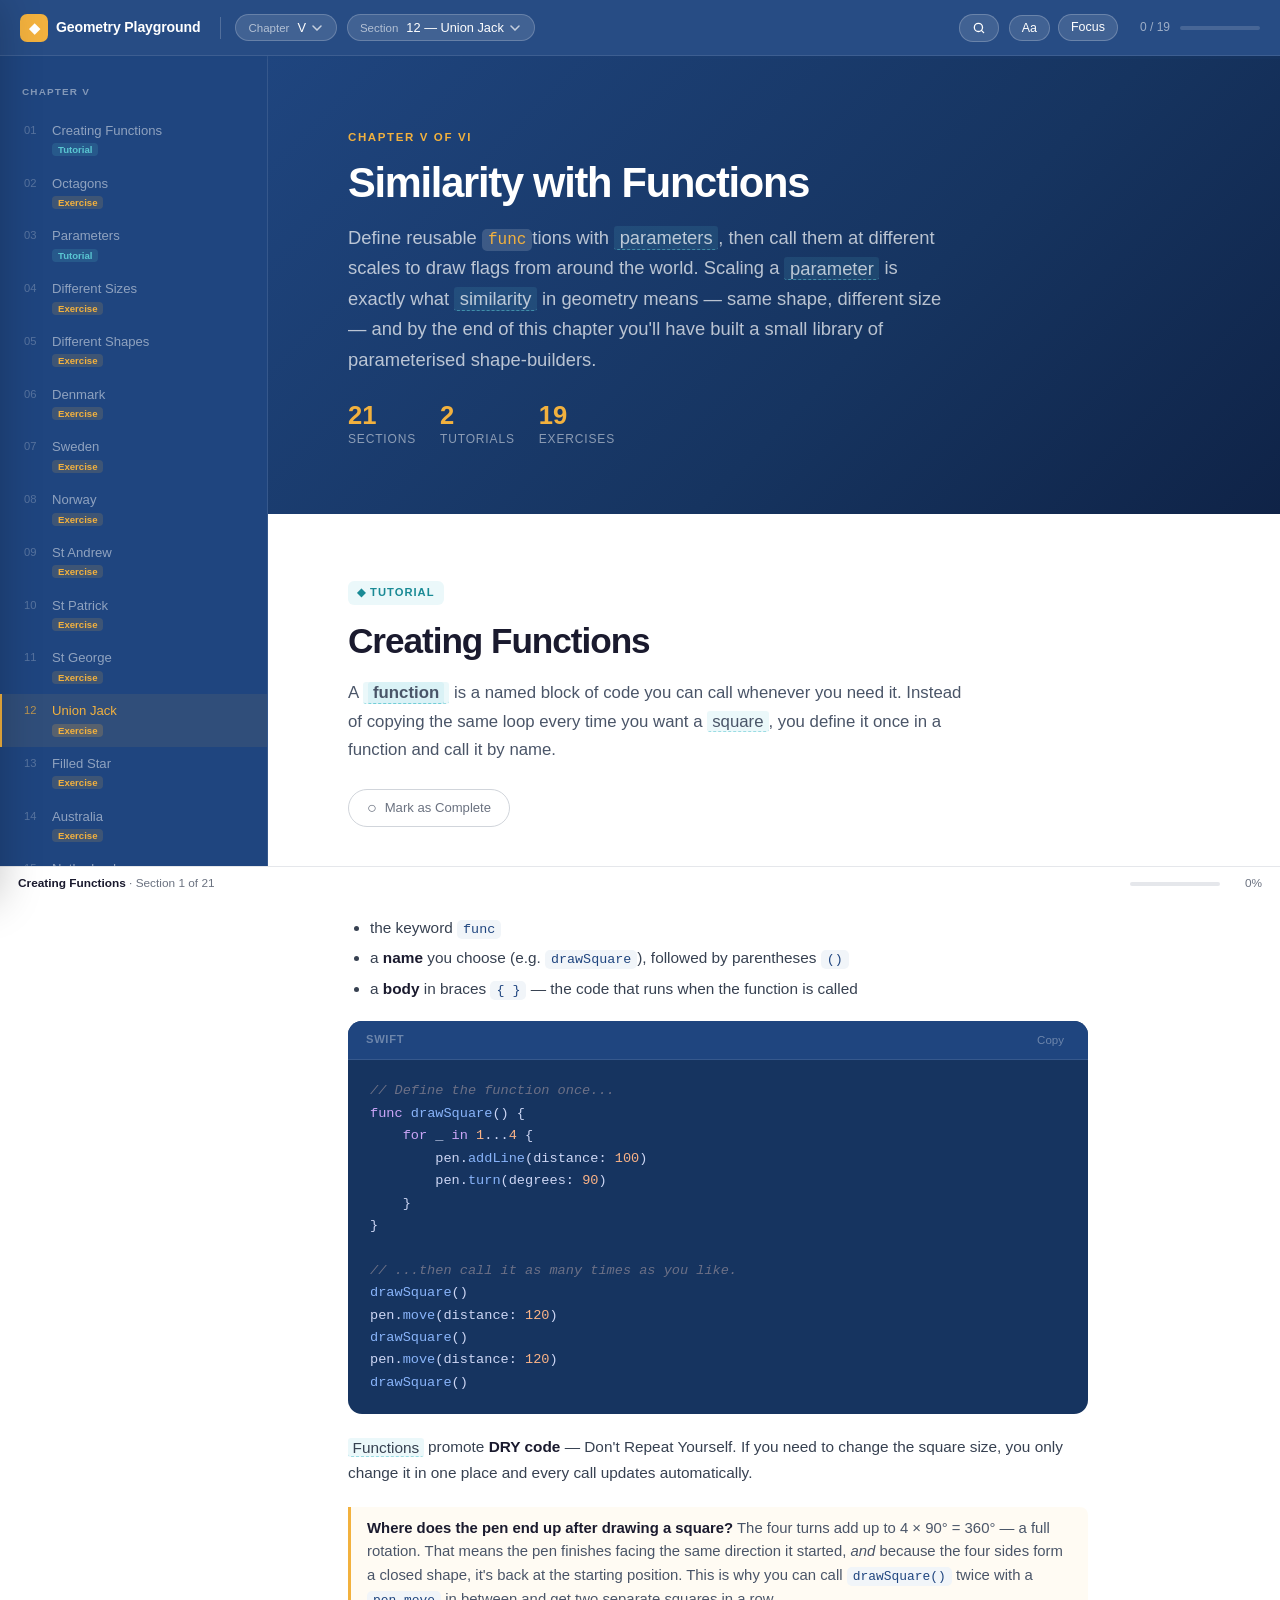
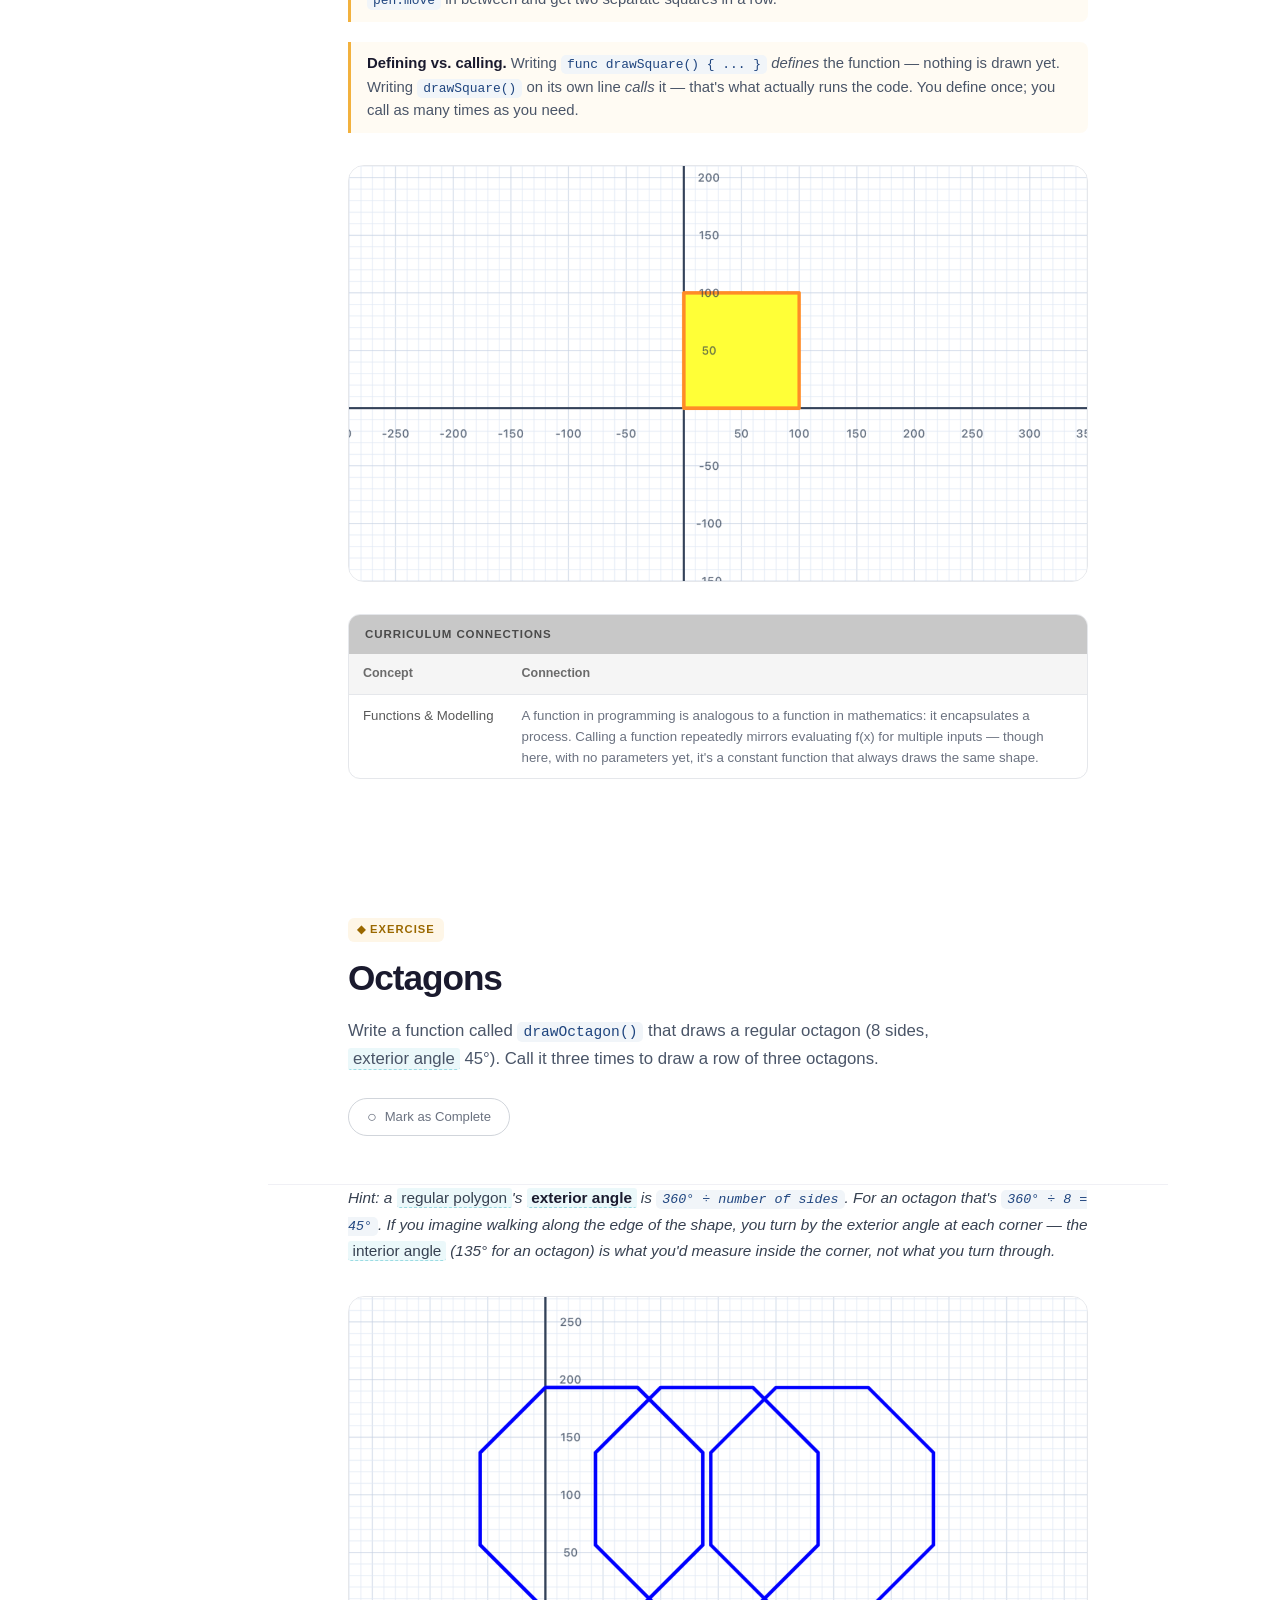
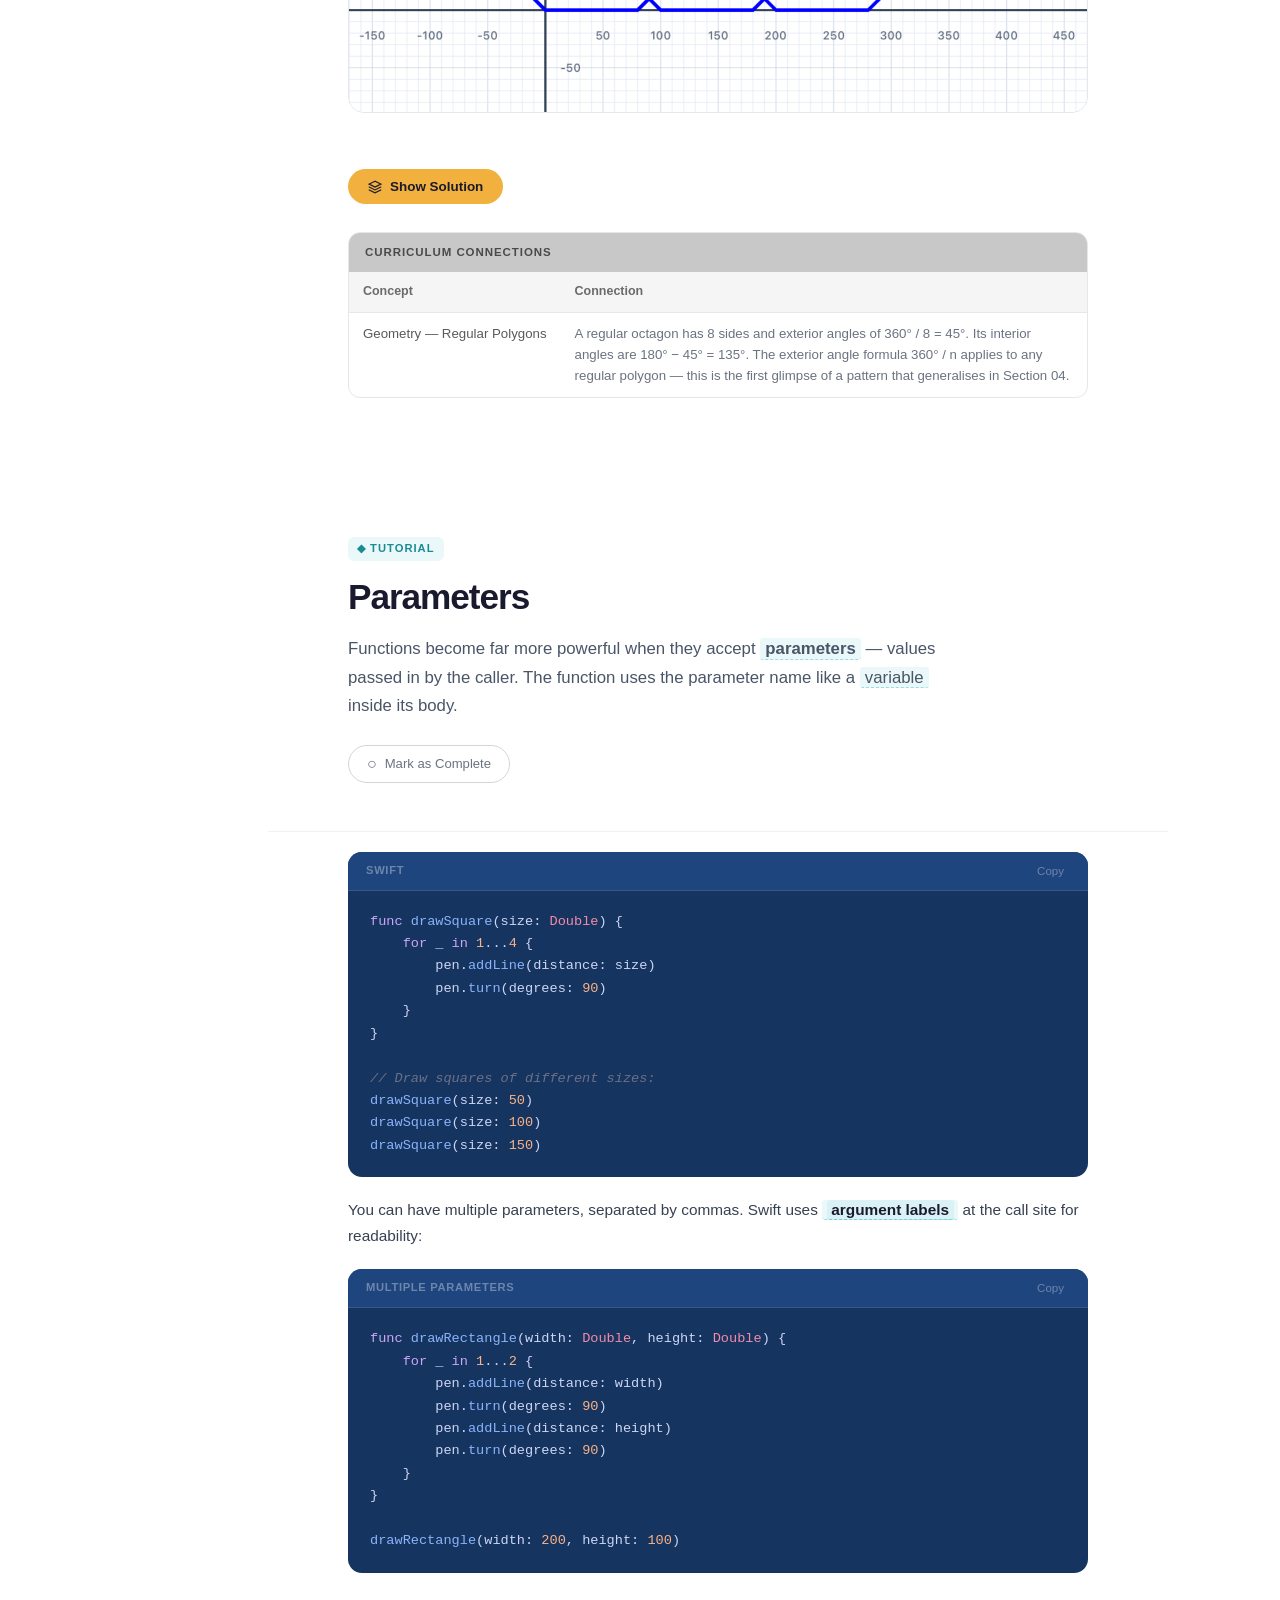
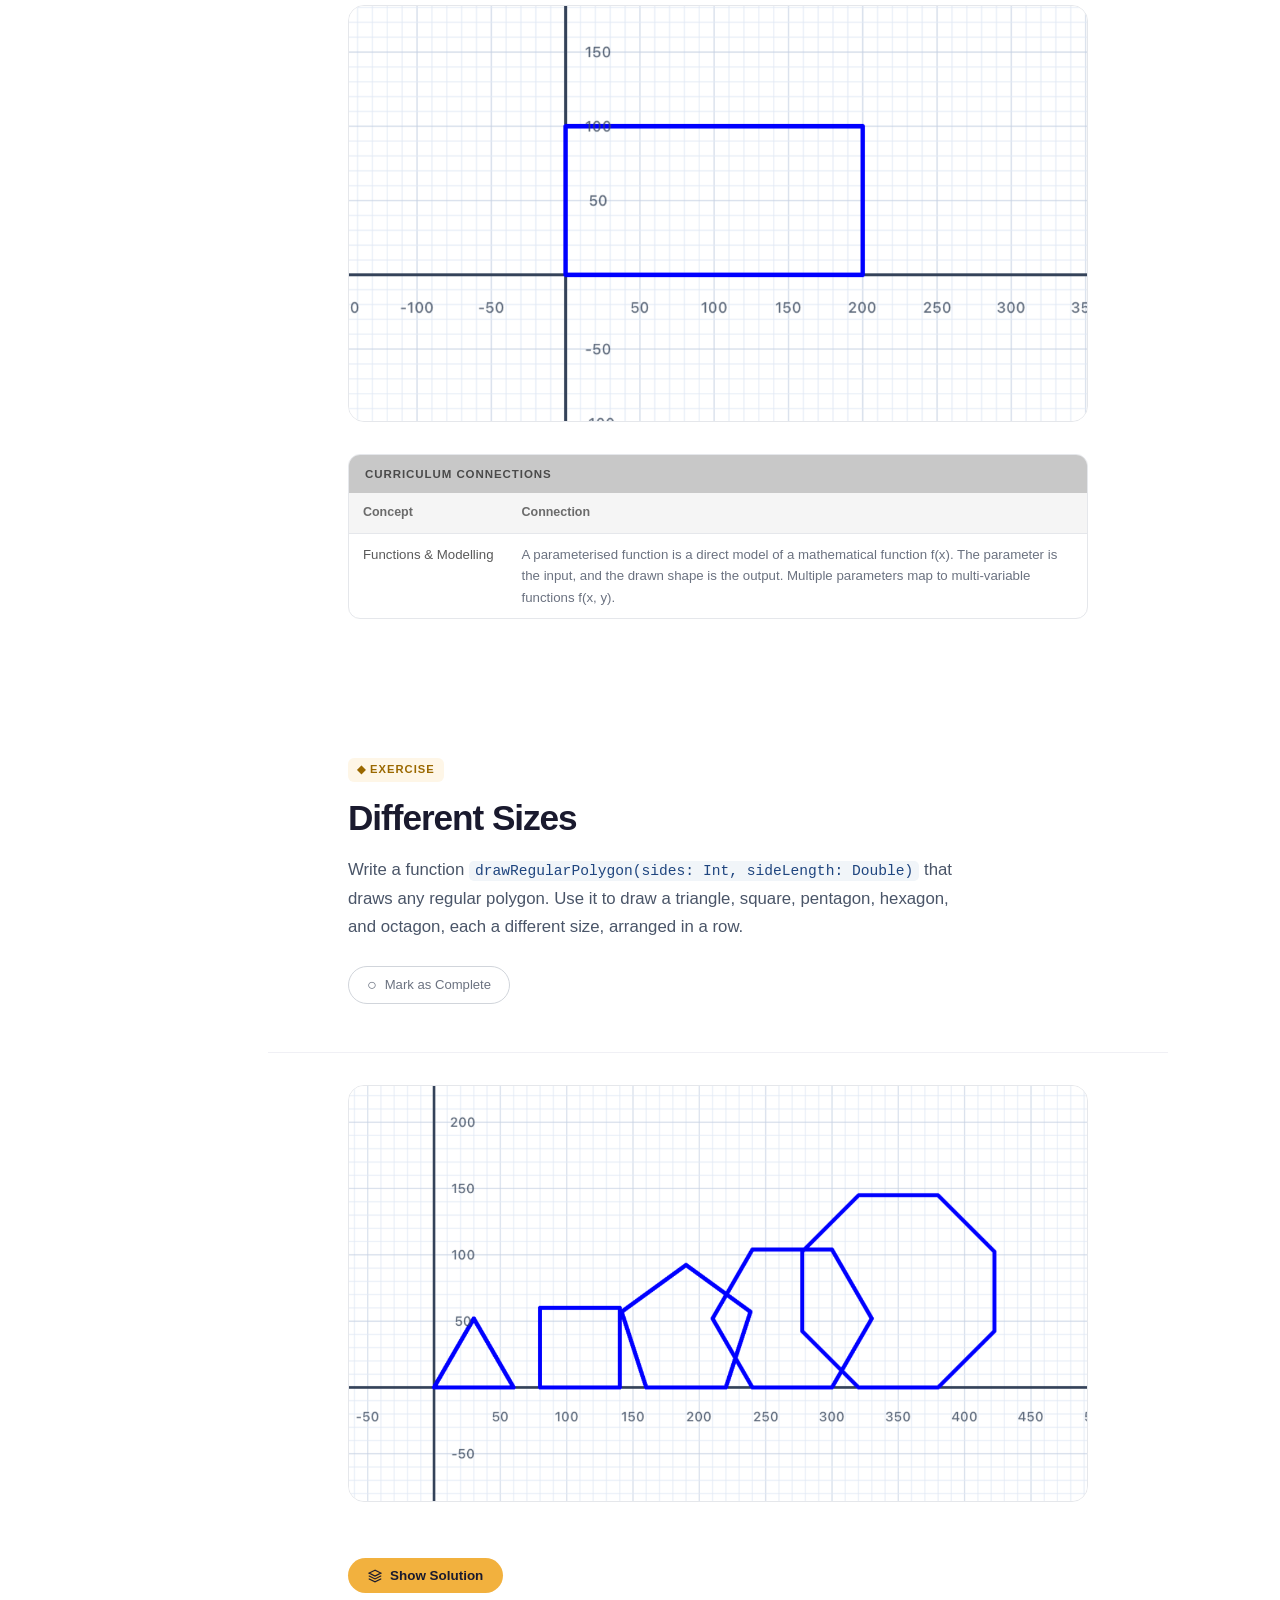
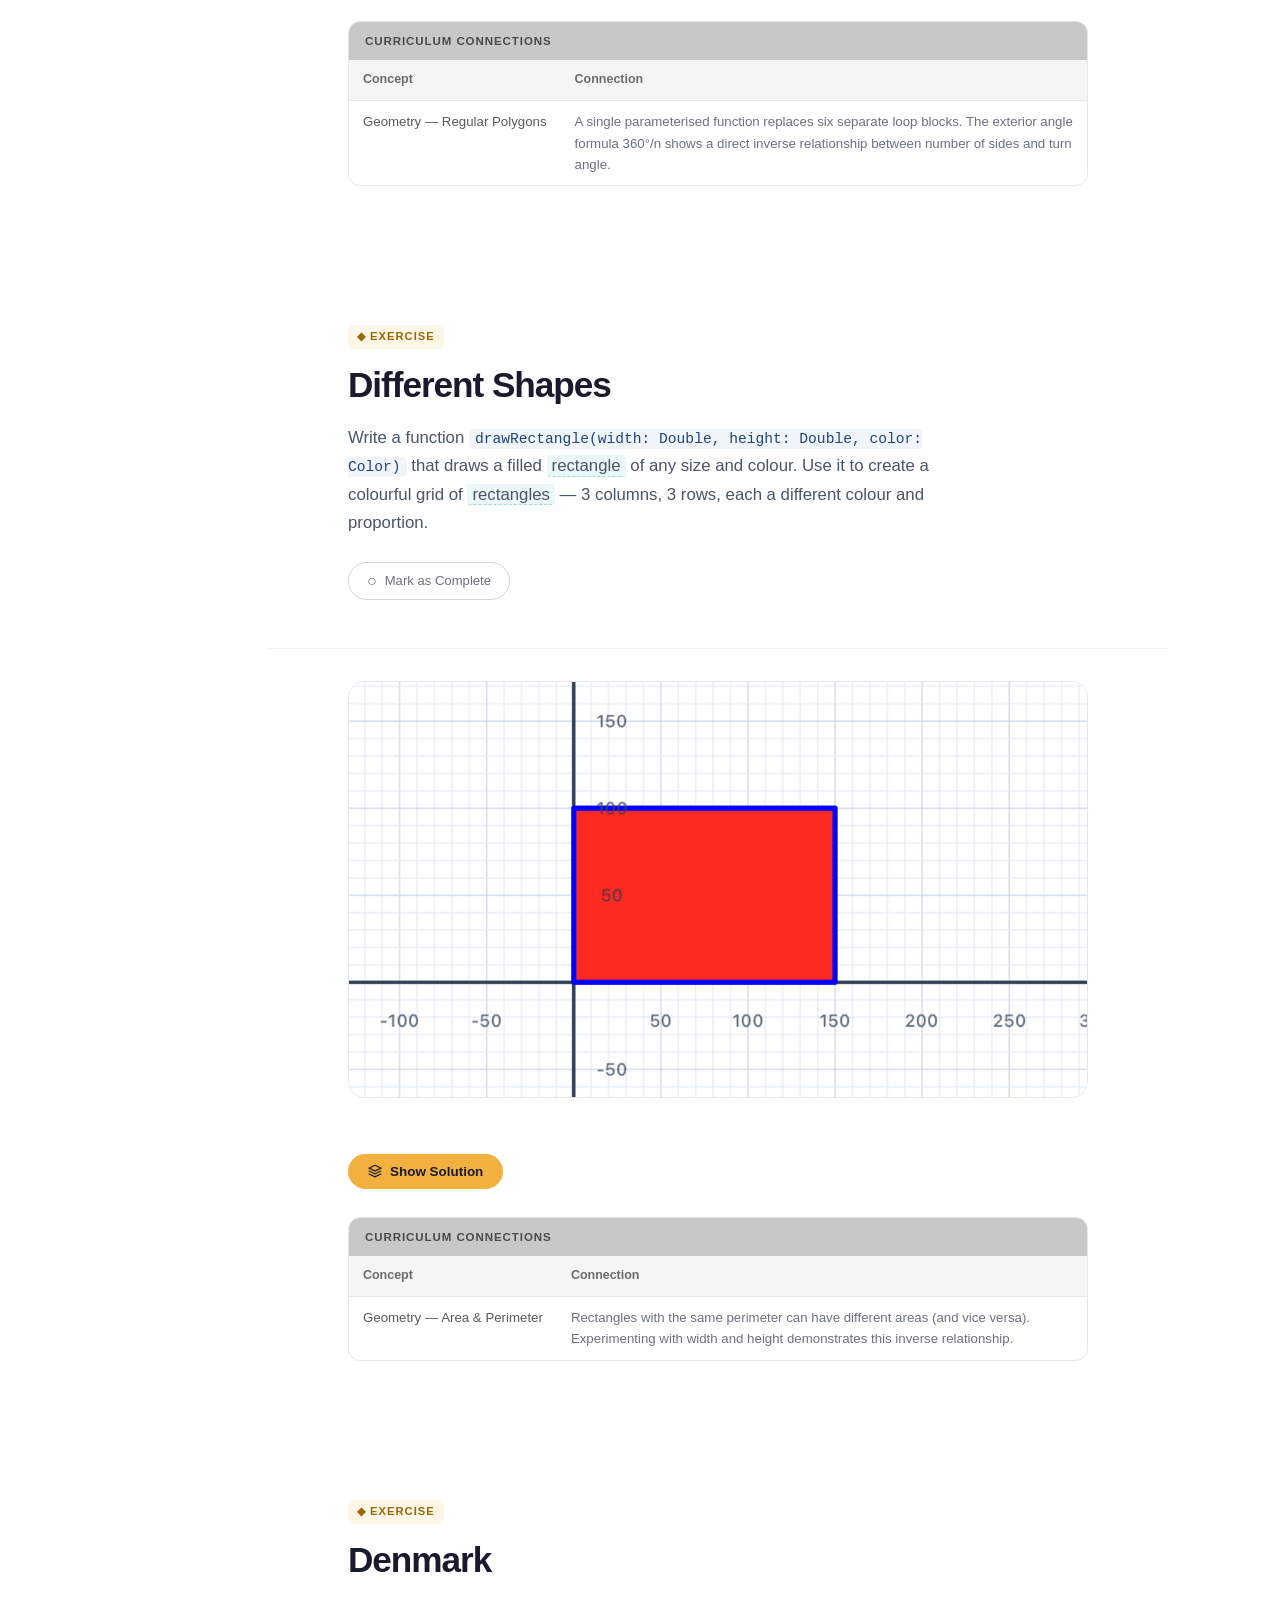
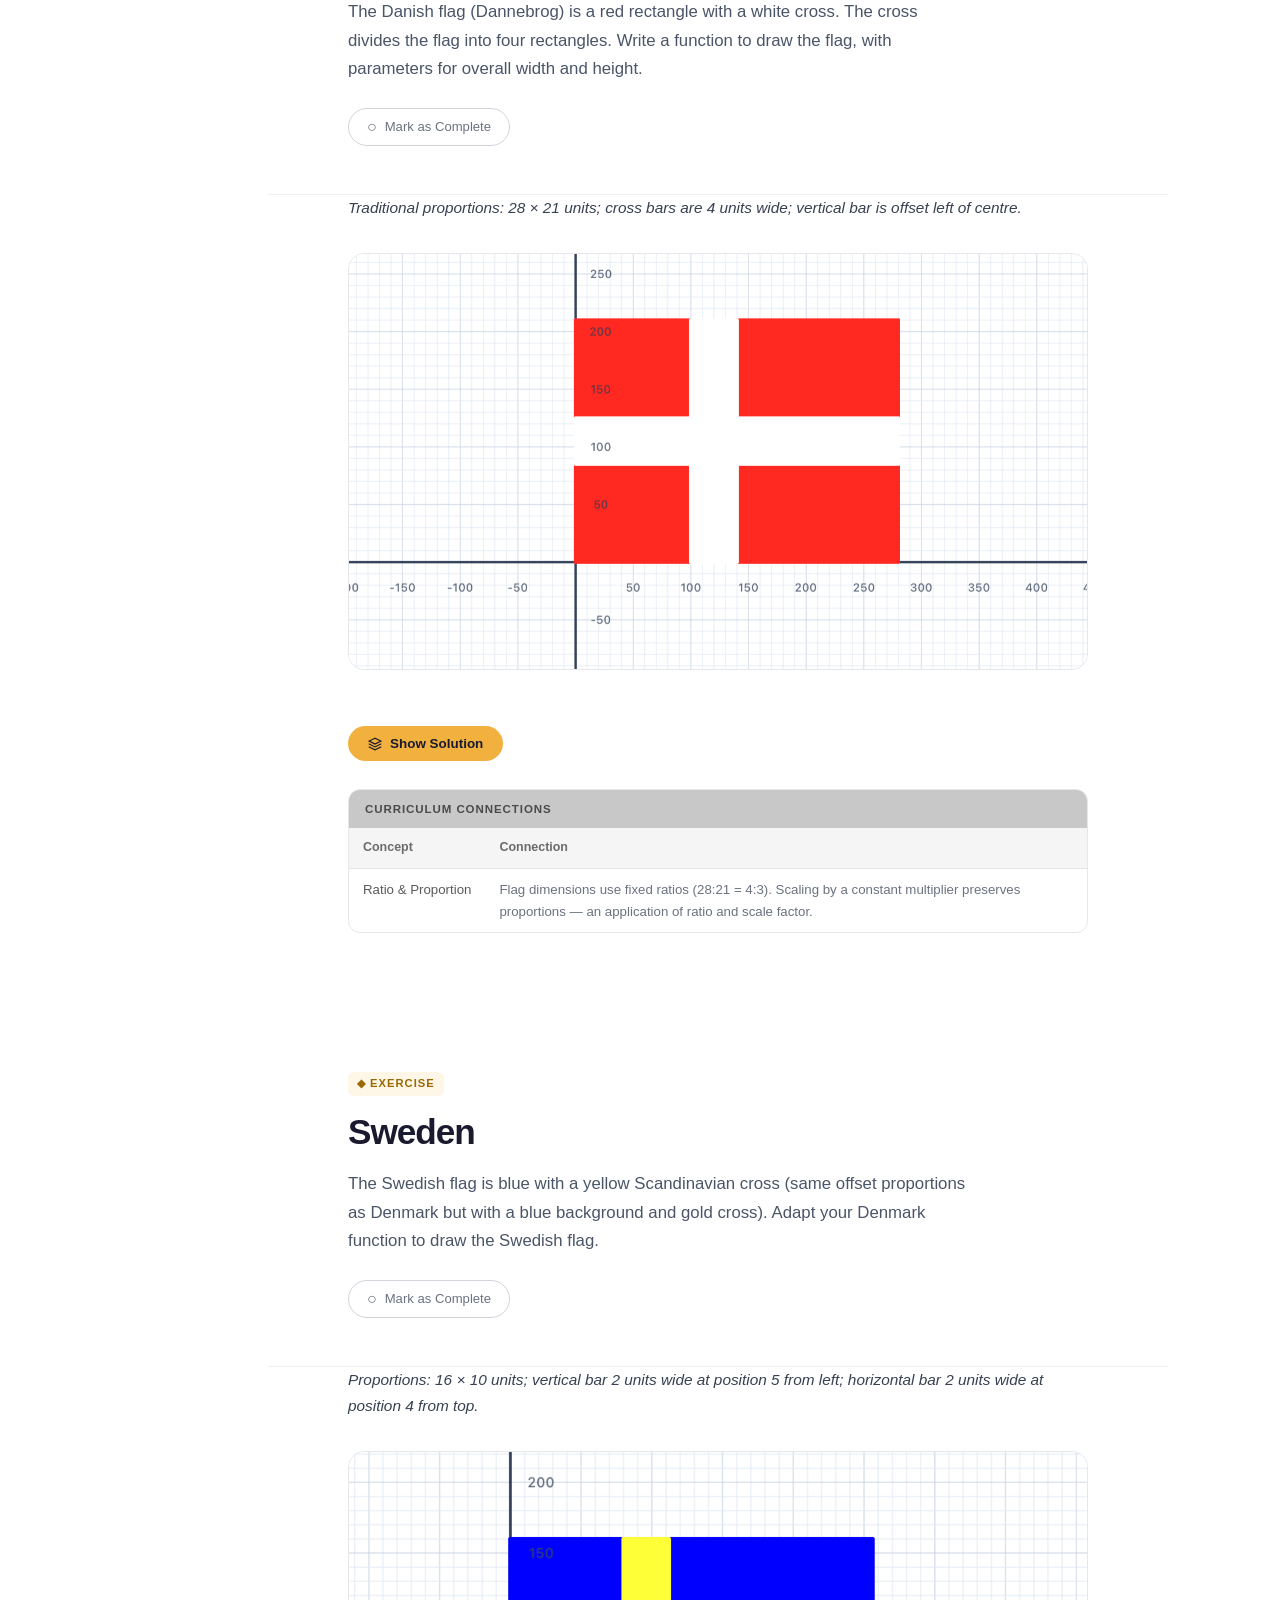
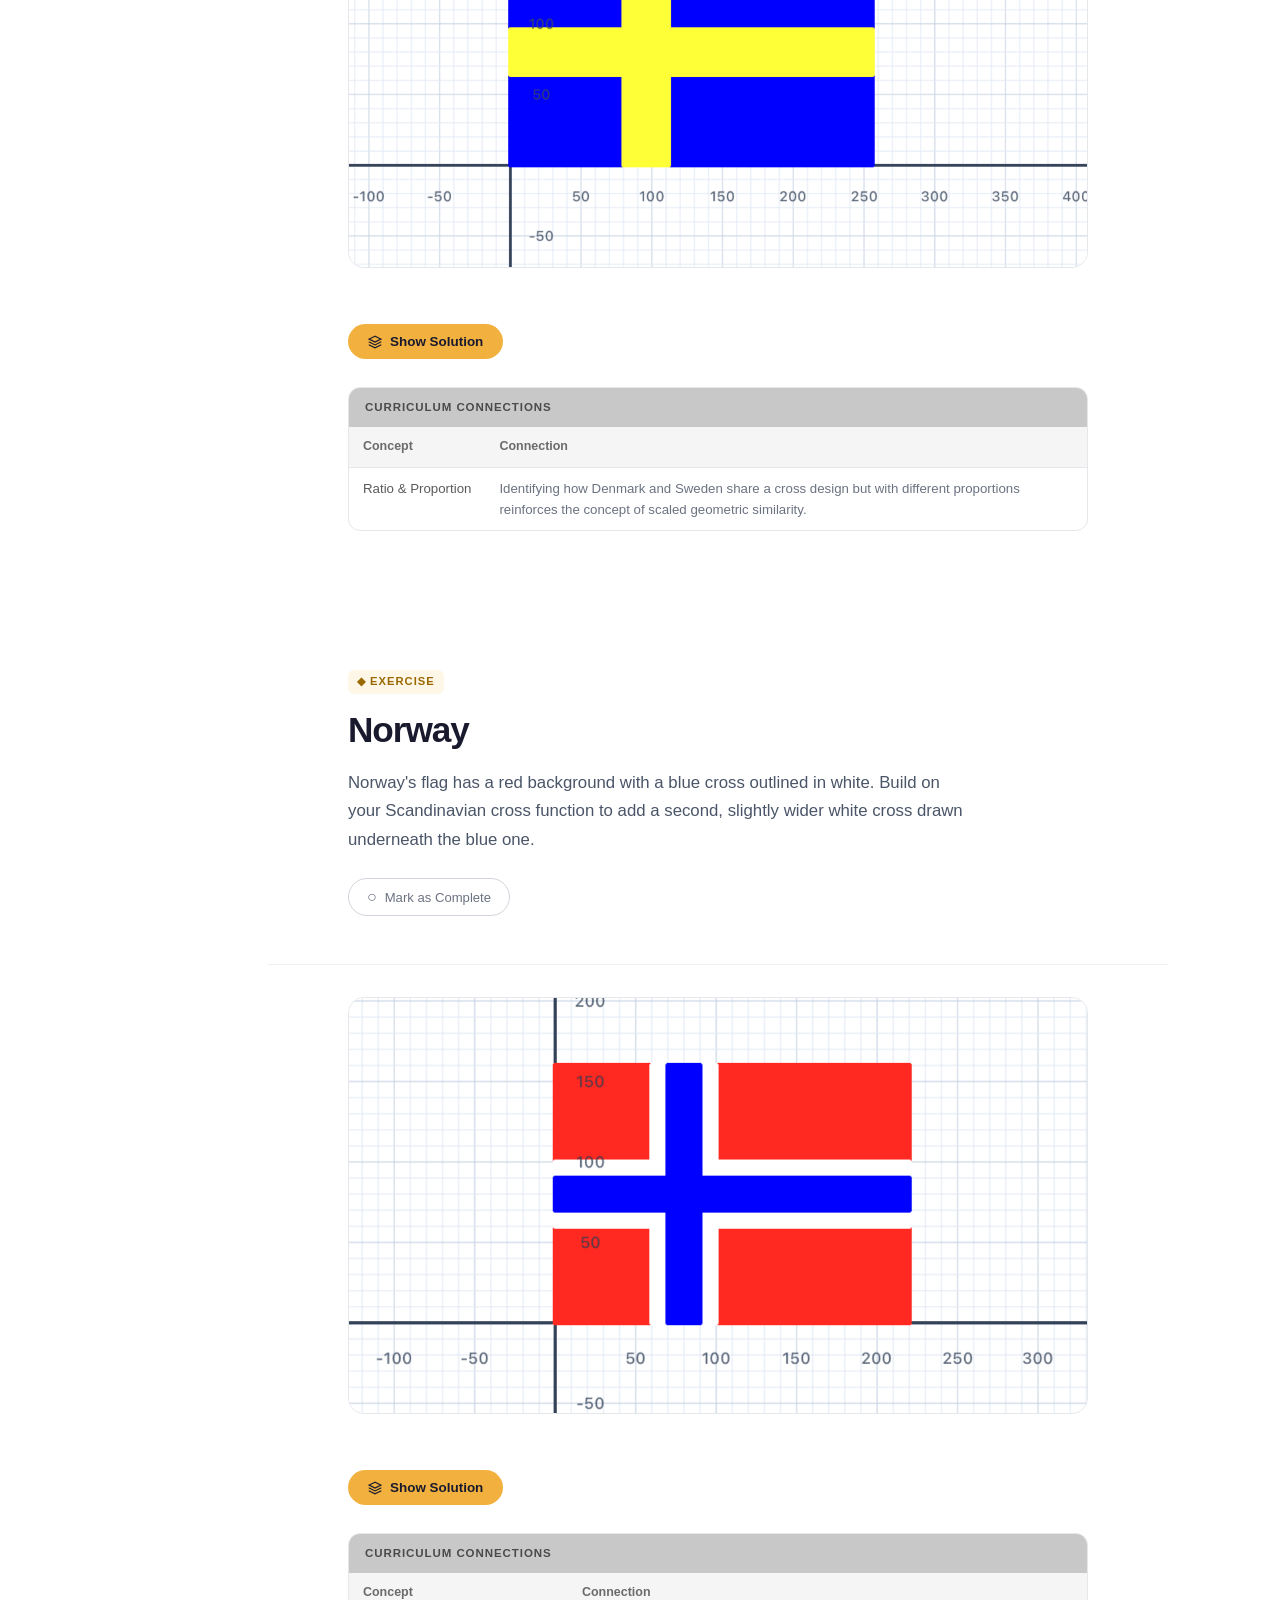
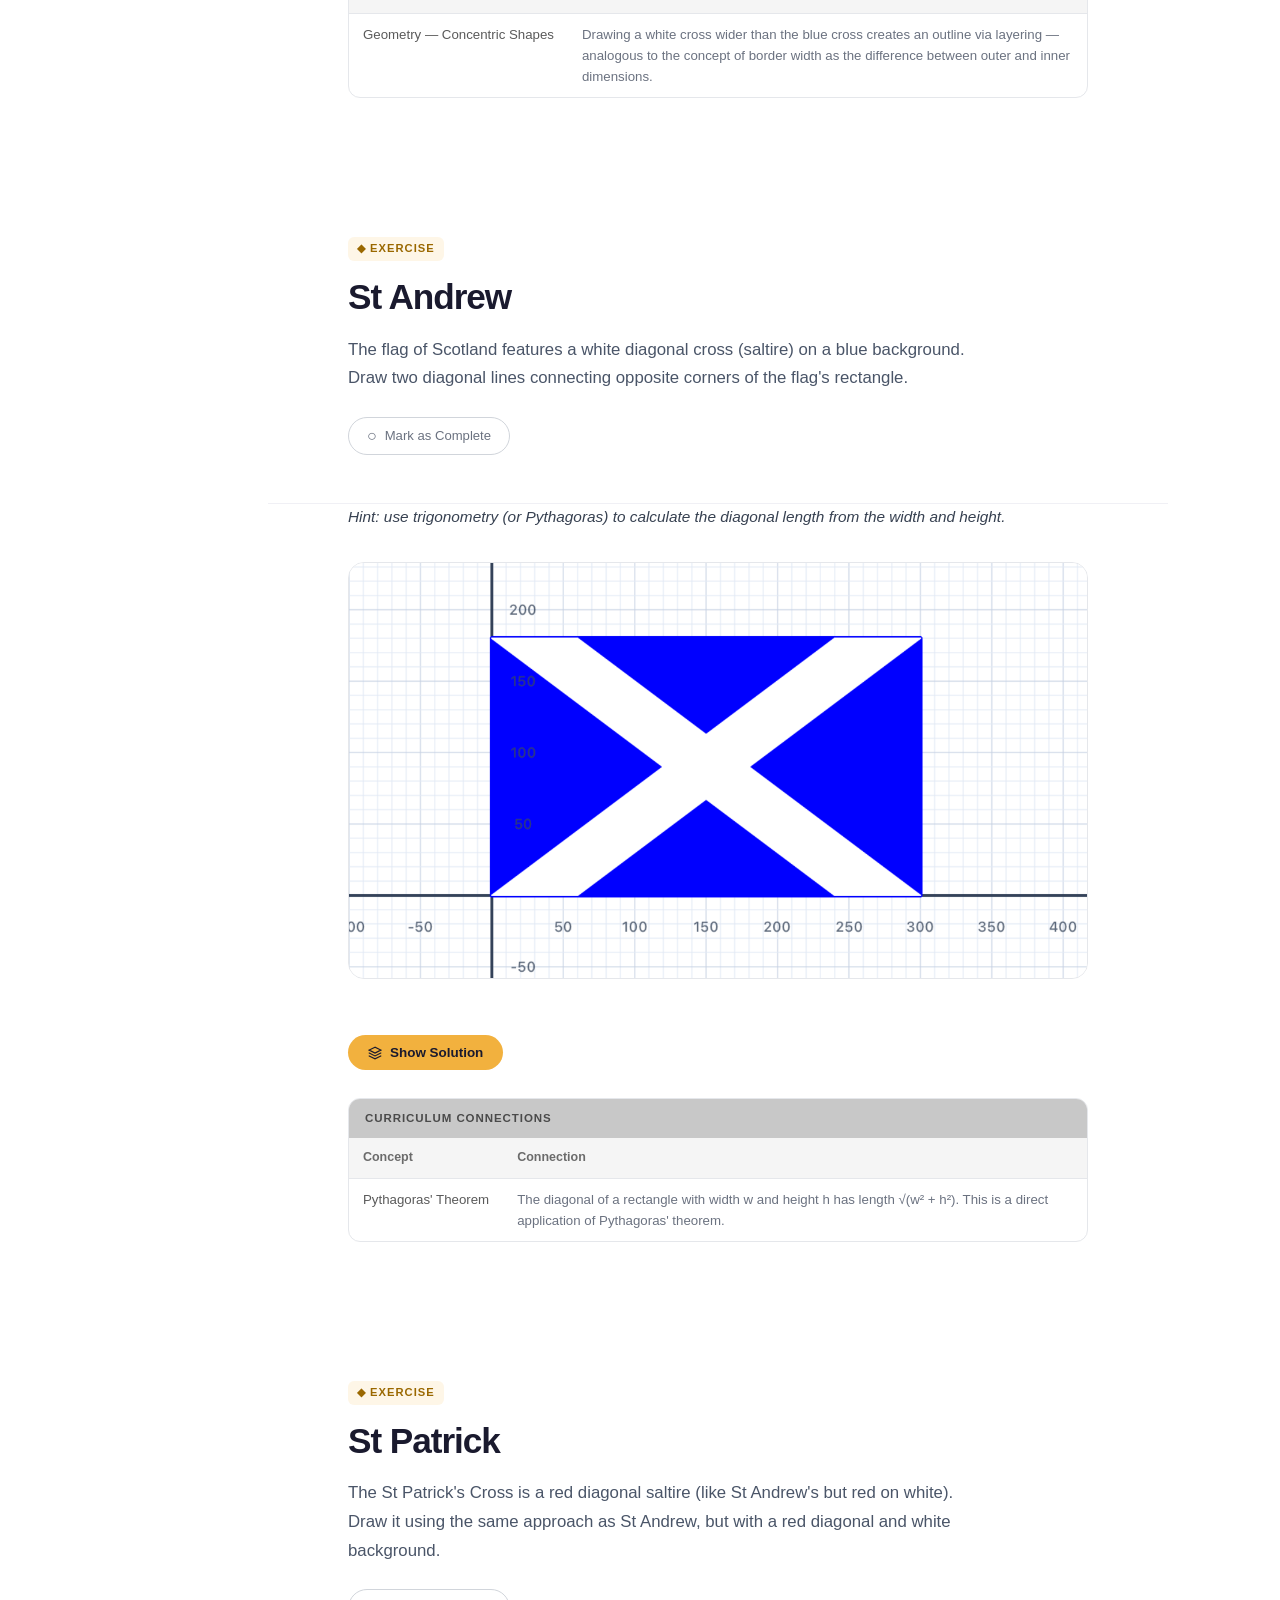
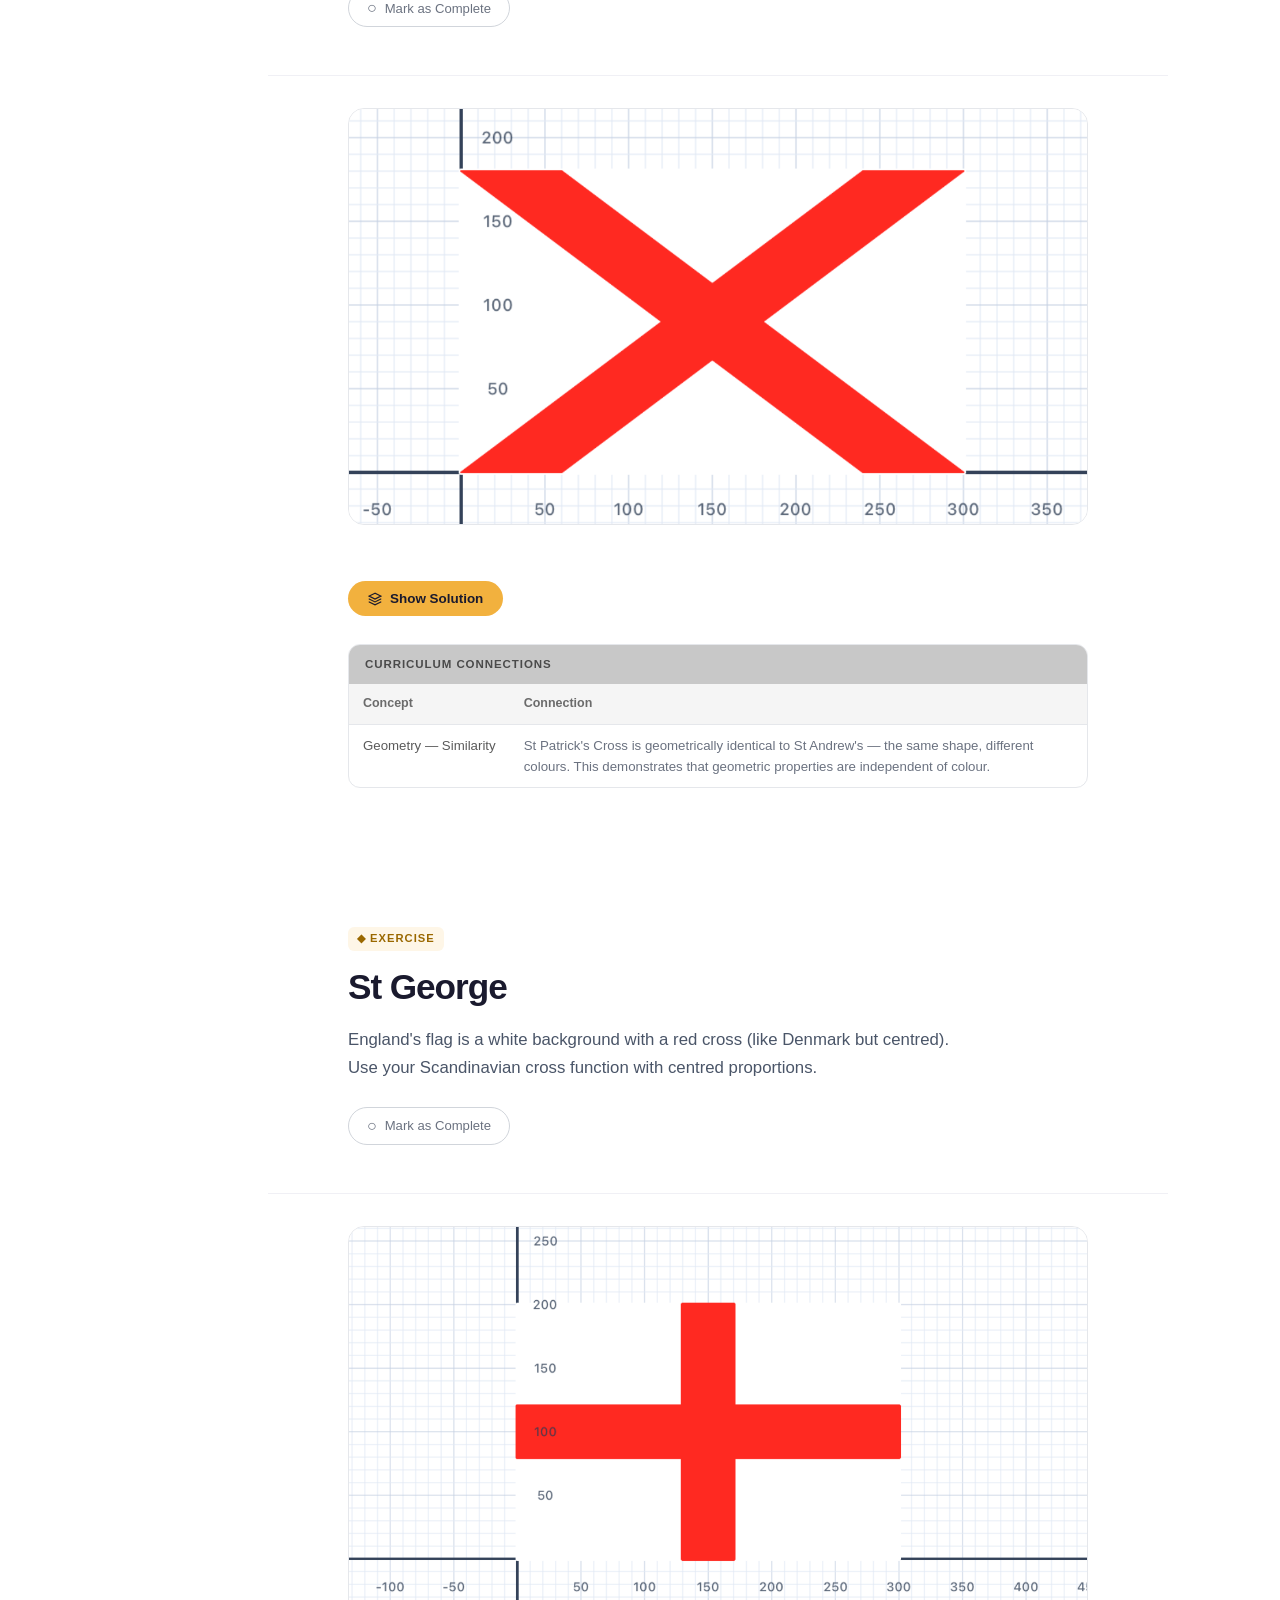
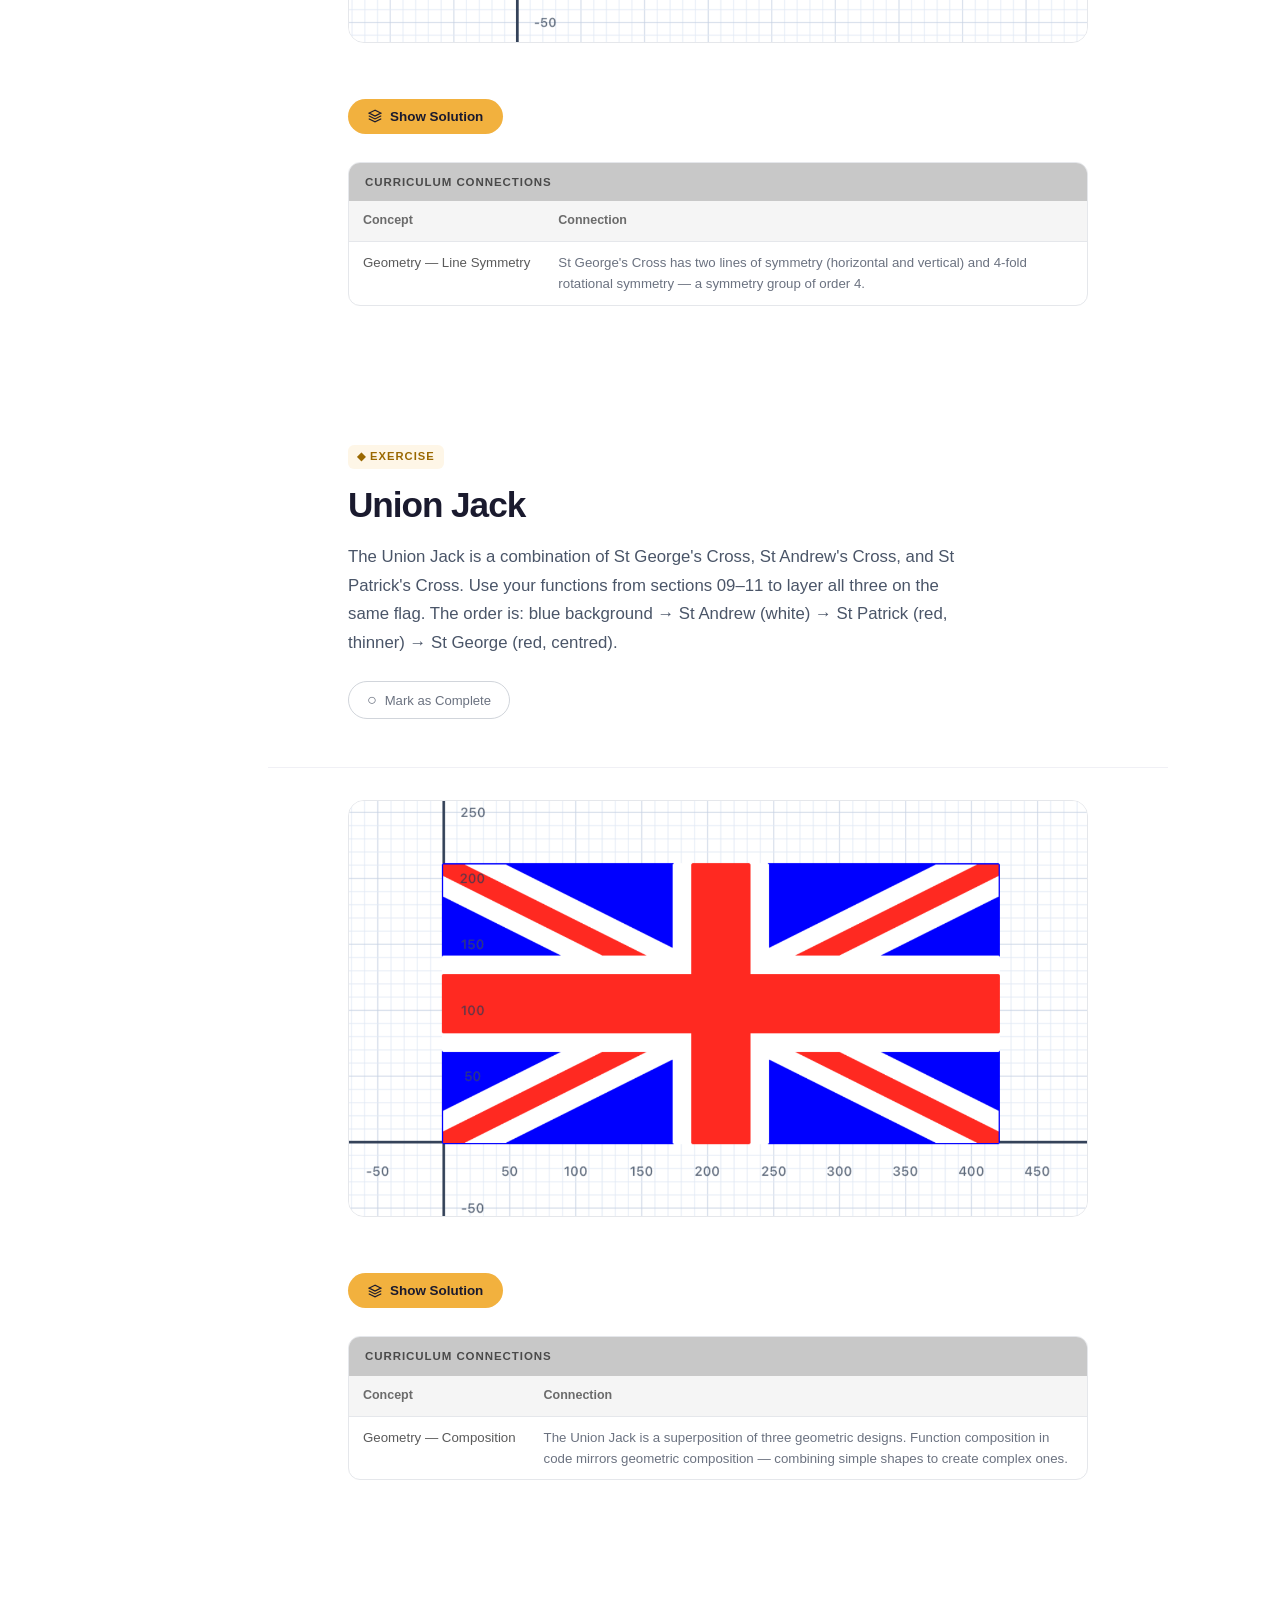
<file: 05.html>
<!DOCTYPE html>
<html lang="en">
<head>
  <meta charset="UTF-8" />
  <meta name="viewport" content="width=device-width, initial-scale=1.0" />
  <title>Similarity with Functions — Geometry Playground</title>
  <!-- SEO -->
  <meta name="description" content="Chapter V of Geometry Playground: similarity through Swift functions. Define reusable shape functions with parameters, explore scale and dilation, and draw flags from around the world on iPad or Mac." />
  <meta name="keywords" content="Swift Playgrounds, similarity, functions, parameters, geometric transformations, scale, dilation, reusable shapes, Swift programming, geometry chapter 5, IM1" />
  <meta name="author" content="Daniel Budd" />
  <meta name="robots" content="index, follow" />
  <link rel="canonical" href="https://dbbudd.github.io/05.html" />
  <!-- Open Graph -->
  <meta property="og:type" content="article" />
  <meta property="og:site_name" content="Geometry Playground" />
  <meta property="og:title" content="Similarity with Functions — Geometry Playground" />
  <meta property="og:description" content="Chapter V: similarity through Swift functions. Define reusable shape functions with parameters, explore scale and dilation, and draw flags from around the world on iPad or Mac." />
  <meta property="og:url" content="https://dbbudd.github.io/05.html" />
  <meta property="og:image" content="https://dbbudd.github.io/images/og-card.png" />
  <!-- Twitter Card -->
  <meta name="twitter:card" content="summary_large_image" />
  <meta name="twitter:creator" content="@DanielBBudd" />
  <meta name="twitter:title" content="Similarity with Functions — Geometry Playground" />
  <meta name="twitter:description" content="Chapter V: similarity through Swift functions. Define reusable shape functions with parameters, explore scale and dilation, and draw flags from around the world on iPad or Mac." />
  <meta name="twitter:image" content="https://dbbudd.github.io/images/og-card.png" />
  <!-- Structured data -->
  <script type="application/ld+json">
  {
    "@context": "https://schema.org",
    "@type": "LearningResource",
    "name": "Similarity with Functions — Geometry Playground Chapter V",
    "description": "Similarity through Swift functions. Define reusable shape functions with parameters, explore scale and dilation, and draw flags from around the world with Swift Playgrounds on iPad or Mac.",
    "url": "https://dbbudd.github.io/05.html",
    "isPartOf": { "@type": "Course", "name": "Geometry Playground", "url": "https://dbbudd.github.io/" },
    "author": { "@type": "Person", "name": "Daniel Budd" },
    "inLanguage": "en",
    "educationalLevel": "High School",
    "learningResourceType": "Interactive Tutorial",
    "isAccessibleForFree": true,
    "teaches": "Similarity, Functions, Parameters, Geometric Transformations, Scale, Dilation, Reusable Code"
  }
  </script>
  <link rel="stylesheet" href="course-ui/course-ui.css?v=4" />
  <link rel="stylesheet" href="styles.css?v=5" />
  <script>
    window.CourseUI = {
      brand:   { name: 'Geometry Playground', accent: '#F2B13E' },
      reading: { readingLine: true, readingPos: true, focusMode: true },
      search: {
        enabled: true,
        scope:   'site',
        pages: [
          'index.html',
          '01.html', '02.html', '03.html',
          '04.html', '05.html', '06.html'
        ]
      },
      vocab: {
        enabled: true,
        autoWrap: true,
        contentSelector: '.section-hero .lead, .article p, .article li'
      },
      mobile: {
        drawer: {
          sections: [
            { title: 'Chapters', clone: '#chapterPill .nav-dropdown' },
            { title: 'Sections', clone: '.sidebar nav' }
          ]
        }
      }
    };
  </script>
  <script src="vocab/geometry.js?v=4"></script>
  <script src="course-ui/course-ui.js?v=4" defer></script>
</head>
<body>

<a class="cu-skip-link" href="#chapter-top">Skip to main content</a>

<!-- ══════════════════════════════════════════════════════════
     TOP BAR
══════════════════════════════════════════════════════════ -->
<header class="topbar" id="topbar">
  <a href="index.html" class="topbar-logo">
    <span>◆</span>Geometry Playground
  </a>
  <div class="topbar-divider"></div>
  <!-- Chapter picker -->
  <div class="nav-pill" id="chapterPill">
    <button class="nav-pill-btn" onclick="togglePill('chapterPill')">
      <span class="pill-label">Chapter</span>
      V
      <svg width="10" height="6" viewBox="0 0 10 6" fill="none"><path d="M1 1l4 4 4-4" stroke="currentColor" stroke-width="1.5" stroke-linecap="round"/></svg>
    </button>
    <div class="nav-dropdown">
      <div class="nav-dropdown-heading">Chapters</div>
      <a href="01.html"><span class="dd-num">I</span> Coordinate Geometry</a>
      <a href="02.html"><span class="dd-num">II</span> Shape Properties</a>
      <a href="03.html"><span class="dd-num">III</span> Polygon Patterns</a>
      <a href="04.html"><span class="dd-num">IV</span> Sorting Shapes</a>
      <a href="05.html" class="current"><span class="dd-num">V</span> Similarity</a>
      <a href="06.html"><span class="dd-num">VI</span> Composite Figures</a>
    </div>
  </div>
  <!-- Section picker -->
  <div class="nav-pill" id="sectionPill">
    <button class="nav-pill-btn" onclick="togglePill('sectionPill')">
      <span class="pill-label">Section</span>
      <span id="currentSectionLabel">01 — Creating Functions</span>
      <svg width="10" height="6" viewBox="0 0 10 6" fill="none"><path d="M1 1l4 4 4-4" stroke="currentColor" stroke-width="1.5" stroke-linecap="round"/></svg>
    </button>
    <div class="nav-dropdown">
      <div class="nav-dropdown-heading">Sections</div>
      <a href="#s01" class="active"><span class="nav-num">01</span><span>Creating Functions<br><span class="nav-badge badge-tutorial">Tutorial</span></span><span class="nav-done">✓</span></a>
      <a href="#s02"><span class="nav-num">02</span><span>Octagons<br><span class="nav-badge badge-exercise">Exercise</span></span><span class="nav-done">✓</span></a>
      <a href="#s03"><span class="nav-num">03</span><span>Parameters<br><span class="nav-badge badge-tutorial">Tutorial</span></span><span class="nav-done">✓</span></a>
      <a href="#s04"><span class="nav-num">04</span><span>Different Sizes<br><span class="nav-badge badge-exercise">Exercise</span></span><span class="nav-done">✓</span></a>
      <a href="#s05"><span class="nav-num">05</span><span>Different Shapes<br><span class="nav-badge badge-exercise">Exercise</span></span><span class="nav-done">✓</span></a>
      <hr class="dd-sep"/>
      <a href="#s06"><span class="nav-num">06</span><span>Denmark<br><span class="nav-badge badge-exercise">Exercise</span></span><span class="nav-done">✓</span></a>
      <a href="#s07"><span class="nav-num">07</span><span>Sweden<br><span class="nav-badge badge-exercise">Exercise</span></span><span class="nav-done">✓</span></a>
      <a href="#s08"><span class="nav-num">08</span><span>Norway<br><span class="nav-badge badge-exercise">Exercise</span></span><span class="nav-done">✓</span></a>
      <a href="#s09"><span class="nav-num">09</span><span>St Andrew<br><span class="nav-badge badge-exercise">Exercise</span></span><span class="nav-done">✓</span></a>
      <a href="#s10"><span class="nav-num">10</span><span>St Patrick<br><span class="nav-badge badge-exercise">Exercise</span></span><span class="nav-done">✓</span></a>
      <a href="#s11"><span class="nav-num">11</span><span>St George<br><span class="nav-badge badge-exercise">Exercise</span></span><span class="nav-done">✓</span></a>
      <a href="#s12"><span class="nav-num">12</span><span>Union Jack<br><span class="nav-badge badge-exercise">Exercise</span></span><span class="nav-done">✓</span></a>
      <a href="#s13"><span class="nav-num">13</span><span>Filled Star<br><span class="nav-badge badge-exercise">Exercise</span></span><span class="nav-done">✓</span></a>
      <a href="#s14"><span class="nav-num">14</span><span>Australia<br><span class="nav-badge badge-exercise">Exercise</span></span><span class="nav-done">✓</span></a>
      <a href="#s15"><span class="nav-num">15</span><span>Netherlands<br><span class="nav-badge badge-exercise">Exercise</span></span><span class="nav-done">✓</span></a>
      <a href="#s16"><span class="nav-num">16</span><span>France<br><span class="nav-badge badge-exercise">Exercise</span></span><span class="nav-done">✓</span></a>
      <a href="#s17"><span class="nav-num">17</span><span>Positions<br><span class="nav-badge badge-exercise">Exercise</span></span><span class="nav-done">✓</span></a>
      <a href="#s18"><span class="nav-num">18</span><span>Switzerland<br><span class="nav-badge badge-exercise">Exercise</span></span><span class="nav-done">✓</span></a>
      <a href="#s19"><span class="nav-num">19</span><span>Tonga<br><span class="nav-badge badge-exercise">Exercise</span></span><span class="nav-done">✓</span></a>
      <a href="#s20"><span class="nav-num">20</span><span>Puerto Rico<br><span class="nav-badge badge-exercise">Exercise</span></span><span class="nav-done">✓</span></a>
      <a href="#s21"><span class="nav-num">21</span><span>United States<br><span class="nav-badge badge-exercise">Exercise</span></span><span class="nav-done">✓</span></a>
    </div>
  </div>
  <!-- Chapter progress -->
  <div class="topbar-progress">
    <span class="progress-text" id="progressText">0 / 19</span>
    <div class="progress-bar-wrap">
      <div class="progress-bar-fill" id="progressBarFill"></div>
    </div>
  </div>
</header>

<!-- ══════════════════════════════════════════════════════════
     LAYOUT
══════════════════════════════════════════════════════════ -->
<div class="page-wrap">

  <!-- ── SIDEBAR ── -->
  <aside class="sidebar" id="sidebar">
    <div class="sidebar-chapter">Chapter V</div>
    <nav id="sidebarNav">
      <a href="#s01" class="active"><span class="nav-num">01</span><span>Creating Functions<br><span class="nav-badge badge-tutorial">Tutorial</span></span><span class="nav-done">✓</span></a>
      <a href="#s02"><span class="nav-num">02</span><span>Octagons<br><span class="nav-badge badge-exercise">Exercise</span></span><span class="nav-done">✓</span></a>
      <a href="#s03"><span class="nav-num">03</span><span>Parameters<br><span class="nav-badge badge-tutorial">Tutorial</span></span><span class="nav-done">✓</span></a>
      <a href="#s04"><span class="nav-num">04</span><span>Different Sizes<br><span class="nav-badge badge-exercise">Exercise</span></span><span class="nav-done">✓</span></a>
      <a href="#s05"><span class="nav-num">05</span><span>Different Shapes<br><span class="nav-badge badge-exercise">Exercise</span></span><span class="nav-done">✓</span></a>
      <a href="#s06"><span class="nav-num">06</span><span>Denmark<br><span class="nav-badge badge-exercise">Exercise</span></span><span class="nav-done">✓</span></a>
      <a href="#s07"><span class="nav-num">07</span><span>Sweden<br><span class="nav-badge badge-exercise">Exercise</span></span><span class="nav-done">✓</span></a>
      <a href="#s08"><span class="nav-num">08</span><span>Norway<br><span class="nav-badge badge-exercise">Exercise</span></span><span class="nav-done">✓</span></a>
      <a href="#s09"><span class="nav-num">09</span><span>St Andrew<br><span class="nav-badge badge-exercise">Exercise</span></span><span class="nav-done">✓</span></a>
      <a href="#s10"><span class="nav-num">10</span><span>St Patrick<br><span class="nav-badge badge-exercise">Exercise</span></span><span class="nav-done">✓</span></a>
      <a href="#s11"><span class="nav-num">11</span><span>St George<br><span class="nav-badge badge-exercise">Exercise</span></span><span class="nav-done">✓</span></a>
      <a href="#s12"><span class="nav-num">12</span><span>Union Jack<br><span class="nav-badge badge-exercise">Exercise</span></span><span class="nav-done">✓</span></a>
      <a href="#s13"><span class="nav-num">13</span><span>Filled Star<br><span class="nav-badge badge-exercise">Exercise</span></span><span class="nav-done">✓</span></a>
      <a href="#s14"><span class="nav-num">14</span><span>Australia<br><span class="nav-badge badge-exercise">Exercise</span></span><span class="nav-done">✓</span></a>
      <a href="#s15"><span class="nav-num">15</span><span>Netherlands<br><span class="nav-badge badge-exercise">Exercise</span></span><span class="nav-done">✓</span></a>
      <a href="#s16"><span class="nav-num">16</span><span>France<br><span class="nav-badge badge-exercise">Exercise</span></span><span class="nav-done">✓</span></a>
      <a href="#s17"><span class="nav-num">17</span><span>Positions<br><span class="nav-badge badge-exercise">Exercise</span></span><span class="nav-done">✓</span></a>
      <a href="#s18"><span class="nav-num">18</span><span>Switzerland<br><span class="nav-badge badge-exercise">Exercise</span></span><span class="nav-done">✓</span></a>
      <a href="#s19"><span class="nav-num">19</span><span>Tonga<br><span class="nav-badge badge-exercise">Exercise</span></span><span class="nav-done">✓</span></a>
      <a href="#s20"><span class="nav-num">20</span><span>Puerto Rico<br><span class="nav-badge badge-exercise">Exercise</span></span><span class="nav-done">✓</span></a>
      <a href="#s21"><span class="nav-num">21</span><span>United States<br><span class="nav-badge badge-exercise">Exercise</span></span><span class="nav-done">✓</span></a>
    </nav>
  </aside>

  <!-- ── MAIN CONTENT ── -->
  <main class="content" id="mainContent">

    <!-- Chapter Banner -->
    <section class="section-hero chapter-banner" id="chapter-top">
      <div class="ch-label">Chapter V of VI</div>
      <h1>Similarity with Functions</h1>
      <p class="lead">Define reusable <code style="background:rgba(255,255,255,0.15);color:#F2B13E">func</code>tions with parameters, then call them at different scales to draw flags from around the world. Scaling a parameter is exactly what similarity in geometry means — same shape, different size — and by the end of this chapter you'll have built a small library of parameterised shape-builders.</p>
      <div class="banner-meta">
        <div class="banner-stat"><span class="stat-num">21</span><span class="stat-label">Sections</span></div>
        <div class="banner-stat"><span class="stat-num">2</span><span class="stat-label">Tutorials</span></div>
        <div class="banner-stat"><span class="stat-num">19</span><span class="stat-label">Exercises</span></div>
      </div>
    </section>

    <!-- ════════════════════════════════════════
         SECTION 01 — Creating Functions (Tutorial)
    ════════════════════════════════════════ -->
    <section id="s01">
      <div class="section-hero">
        <span class="section-tag tutorial">◆ Tutorial</span>
        <h1>Creating Functions</h1>
        <p class="lead">A <strong>function</strong> is a named block of code you can call whenever you need it. Instead of copying the same loop every time you want a square, you define it once in a function and call it by name.</p>
        <button class="complete-btn" data-id="s01" onclick="toggleComplete(this)">
          <span class="btn-icon">○</span> Mark as Complete
        </button>
      </div>
      <div class="article">
        <p>A function definition has three parts:</p>
        <ul>
          <li>the keyword <code>func</code></li>
          <li>a <strong>name</strong> you choose (e.g. <code>drawSquare</code>), followed by parentheses <code>()</code></li>
          <li>a <strong>body</strong> in braces <code>{ }</code> — the code that runs when the function is called</li>
        </ul>

        <div class="code-wrap">
          <div class="code-header">
            <span class="code-lang">Swift</span>
            <button class="code-copy" onclick="copyCode(this)">Copy</button>
          </div>
          <pre><span class="cm">// Define the function once...</span>
<span class="kw">func</span> <span class="fn">drawSquare</span>() {
    <span class="kw">for</span> _ <span class="kw">in</span> <span class="num">1</span>...<span class="num">4</span> {
        pen.<span class="fn">addLine</span>(distance: <span class="num">100</span>)
        pen.<span class="fn">turn</span>(degrees: <span class="num">90</span>)
    }
}

<span class="cm">// ...then call it as many times as you like.</span>
<span class="fn">drawSquare</span>()
pen.<span class="fn">move</span>(distance: <span class="num">120</span>)
<span class="fn">drawSquare</span>()
pen.<span class="fn">move</span>(distance: <span class="num">120</span>)
<span class="fn">drawSquare</span>()</pre>
        </div>

        <p>Functions promote <strong>DRY code</strong> — Don't Repeat Yourself. If you need to change the square size, you only change it in one place and every call updates automatically.</p>

        <blockquote><strong>Where does the pen end up after drawing a square?</strong> The four turns add up to 4 × 90° = 360° — a full rotation. That means the pen finishes facing the same direction it started, <em>and</em> because the four sides form a closed shape, it's back at the starting position. This is why you can call <code>drawSquare()</code> twice with a <code>pen.move</code> in between and get two separate squares in a row.</blockquote>

        <blockquote><strong>Defining vs. calling.</strong> Writing <code>func drawSquare() { ... }</code> <em>defines</em> the function — nothing is drawn yet. Writing <code>drawSquare()</code> on its own line <em>calls</em> it — that's what actually runs the code. You define once; you call as many times as you need.</blockquote>

        <div class="img-wrap">
          <img src="images/05-01-creating-functions.png" alt="Creating functions">
        </div>

        <div class="im-table-wrap">
          <div class="im-table-header">Curriculum Connections</div>
          <table class="im-table">
            <thead><tr><th>Concept</th><th>Connection</th></tr></thead>
            <tbody>
              <tr><td>Functions &amp; Modelling</td><td>A function in programming is analogous to a function in mathematics: it encapsulates a process. Calling a function repeatedly mirrors evaluating f(x) for multiple inputs — though here, with no parameters yet, it's a constant function that always draws the same shape.</td></tr>
            </tbody>
          </table>
        </div>
      </div>
    </section>

    <!-- ════════════════════════════════════════
         SECTION 02 — Octagons
    ════════════════════════════════════════ -->
    <section id="s02">
      <div class="section-hero">
        <span class="section-tag exercise">◆ Exercise</span>
        <h1>Octagons</h1>
        <p class="lead">Write a function called <code>drawOctagon()</code> that draws a regular octagon (8 sides, exterior angle 45°). Call it three times to draw a row of three octagons.</p>
        <button class="complete-btn" data-id="s02" onclick="toggleComplete(this)">
          <span class="btn-icon">○</span> Mark as Complete
        </button>
      </div>
      <div class="article">
        <p><em>Hint: a regular polygon's <strong>exterior angle</strong> is <code>360° ÷ number of sides</code>. For an octagon that's <code>360° ÷ 8 = 45°</code>. If you imagine walking along the edge of the shape, you turn by the exterior angle at each corner — the interior angle (135° for an octagon) is what you'd measure inside the corner, not what you turn through.</em></p>

        <div class="img-wrap">
          <img src="images/05-02-octagons.png" alt="Octagons">
        </div>

        <button class="solution-toggle" onclick="toggleSolution(this,'sol02')">
          <svg width="14" height="14" viewBox="0 0 24 24" fill="none"><path d="M12 2L2 7l10 5 10-5-10-5zM2 17l10 5 10-5M2 12l10 5 10-5" stroke="currentColor" stroke-width="2" stroke-linecap="round"/></svg>
          Show Solution
        </button>
        <div class="solution-body" id="sol02">
          <blockquote><strong>Why <code>360° / n</code>?</strong> If you walked all the way around the edge of a closed regular polygon, your total turning would have to add up to one full rotation — 360° — so you'd end up facing the same direction you started. Divide that total evenly across <code>n</code> corners and each turn is <code>360° / n</code>. Triangle: 120°. Square: 90°. Pentagon: 72°. Hexagon: 60°. Octagon: 45°. The pattern works for any regular polygon.</blockquote>

          <blockquote><strong>Watch your octagon size!</strong> A regular octagon with side length <code>s</code> is roughly <code>2.4 × s</code> wide. With <code>s = 40</code> that's about 97 units — so moving <code>110</code> between calls leaves a ~13-unit gap. If you use a bigger side length, make sure to move by more than <code>2.4 × s</code> or your octagons will overlap.</blockquote>

          <div class="code-wrap">
            <div class="code-header">
              <span class="code-lang">Solution</span>
              <button class="code-copy" onclick="copyCode(this)">Copy</button>
            </div>
            <pre><span class="kw">func</span> <span class="fn">drawOctagon</span>() {
    <span class="kw">for</span> _ <span class="kw">in</span> <span class="num">1</span>...<span class="num">8</span> {
        pen.<span class="fn">addLine</span>(distance: <span class="num">40</span>)
        pen.<span class="fn">turn</span>(degrees: <span class="num">45</span>)
    }
}

<span class="cm">// Three octagons in a row, separated by pen.move</span>
<span class="fn">drawOctagon</span>()
pen.<span class="fn">move</span>(distance: <span class="num">110</span>)
<span class="fn">drawOctagon</span>()
pen.<span class="fn">move</span>(distance: <span class="num">110</span>)
<span class="fn">drawOctagon</span>()</pre>
          </div>
        </div>

        <div class="im-table-wrap">
          <div class="im-table-header">Curriculum Connections</div>
          <table class="im-table">
            <thead><tr><th>Concept</th><th>Connection</th></tr></thead>
            <tbody>
              <tr><td>Geometry — Regular Polygons</td><td>A regular octagon has 8 sides and exterior angles of 360° / 8 = 45°. Its interior angles are 180° − 45° = 135°. The exterior angle formula 360° / n applies to any regular polygon — this is the first glimpse of a pattern that generalises in Section 04.</td></tr>
            </tbody>
          </table>
        </div>
      </div>
    </section>

    <!-- ════════════════════════════════════════
         SECTION 03 — Parameters (Tutorial)
    ════════════════════════════════════════ -->
    <section id="s03">
      <div class="section-hero">
        <span class="section-tag tutorial">◆ Tutorial</span>
        <h1>Parameters</h1>
        <p class="lead">Functions become far more powerful when they accept <strong>parameters</strong> — values passed in by the caller. The function uses the parameter name like a variable inside its body.</p>
        <button class="complete-btn" data-id="s03" onclick="toggleComplete(this)">
          <span class="btn-icon">○</span> Mark as Complete
        </button>
      </div>
      <div class="article">
        <div class="code-wrap">
          <div class="code-header">
            <span class="code-lang">Swift</span>
            <button class="code-copy" onclick="copyCode(this)">Copy</button>
          </div>
          <pre><span class="kw">func</span> <span class="fn">drawSquare</span>(size: <span class="tp">Double</span>) {
    <span class="kw">for</span> _ <span class="kw">in</span> <span class="num">1</span>...<span class="num">4</span> {
        pen.<span class="fn">addLine</span>(distance: <span class="vr">size</span>)
        pen.<span class="fn">turn</span>(degrees: <span class="num">90</span>)
    }
}

<span class="cm">// Draw squares of different sizes:</span>
<span class="fn">drawSquare</span>(size: <span class="num">50</span>)
<span class="fn">drawSquare</span>(size: <span class="num">100</span>)
<span class="fn">drawSquare</span>(size: <span class="num">150</span>)</pre>
        </div>

        <p>You can have multiple parameters, separated by commas. Swift uses <strong>argument labels</strong> at the call site for readability:</p>

        <div class="code-wrap">
          <div class="code-header">
            <span class="code-lang">Multiple parameters</span>
            <button class="code-copy" onclick="copyCode(this)">Copy</button>
          </div>
          <pre><span class="kw">func</span> <span class="fn">drawRectangle</span>(width: <span class="tp">Double</span>, height: <span class="tp">Double</span>) {
    <span class="kw">for</span> _ <span class="kw">in</span> <span class="num">1</span>...<span class="num">2</span> {
        pen.<span class="fn">addLine</span>(distance: <span class="vr">width</span>)
        pen.<span class="fn">turn</span>(degrees: <span class="num">90</span>)
        pen.<span class="fn">addLine</span>(distance: <span class="vr">height</span>)
        pen.<span class="fn">turn</span>(degrees: <span class="num">90</span>)
    }
}

<span class="fn">drawRectangle</span>(width: <span class="num">200</span>, height: <span class="num">100</span>)</pre>
        </div>

        <div class="img-wrap">
          <img src="images/05-03-parameters.png" alt="Parameters">
        </div>

        <div class="im-table-wrap">
          <div class="im-table-header">Curriculum Connections</div>
          <table class="im-table">
            <thead><tr><th>Concept</th><th>Connection</th></tr></thead>
            <tbody>
              <tr><td>Functions &amp; Modelling</td><td>A parameterised function is a direct model of a mathematical function f(x). The parameter is the input, and the drawn shape is the output. Multiple parameters map to multi-variable functions f(x, y).</td></tr>
            </tbody>
          </table>
        </div>
      </div>
    </section>

    <!-- ════════════════════════════════════════
         SECTION 04 — Different Sizes
    ════════════════════════════════════════ -->
    <section id="s04">
      <div class="section-hero">
        <span class="section-tag exercise">◆ Exercise</span>
        <h1>Different Sizes</h1>
        <p class="lead">Write a function <code>drawRegularPolygon(sides: Int, sideLength: Double)</code> that draws any regular polygon. Use it to draw a triangle, square, pentagon, hexagon, and octagon, each a different size, arranged in a row.</p>
        <button class="complete-btn" data-id="s04" onclick="toggleComplete(this)">
          <span class="btn-icon">○</span> Mark as Complete
        </button>
      </div>
      <div class="article">
        <div class="img-wrap">
          <img src="images/05-04-different-sizes.png" alt="Different sizes">
        </div>

        <button class="solution-toggle" onclick="toggleSolution(this,'sol04')">
          <svg width="14" height="14" viewBox="0 0 24 24" fill="none"><path d="M12 2L2 7l10 5 10-5-10-5zM2 17l10 5 10-5M2 12l10 5 10-5" stroke="currentColor" stroke-width="2" stroke-linecap="round"/></svg>
          Show Solution
        </button>
        <div class="solution-body" id="sol04">
          <div class="code-wrap">
            <div class="code-header">
              <span class="code-lang">Solution</span>
              <button class="code-copy" onclick="copyCode(this)">Copy</button>
            </div>
            <pre><span class="kw">func</span> <span class="fn">drawRegularPolygon</span>(sides: <span class="tp">Int</span>, sideLength: <span class="tp">Double</span>) {
    <span class="kw">let</span> <span class="vr">angle</span> = <span class="num">360.0</span> / <span class="tp">Double</span>(<span class="vr">sides</span>)
    <span class="kw">for</span> _ <span class="kw">in</span> <span class="num">1</span>...<span class="vr">sides</span> {
        pen.<span class="fn">addLine</span>(distance: <span class="vr">sideLength</span>)
        pen.<span class="fn">turn</span>(degrees: <span class="vr">angle</span>)
    }
}

<span class="fn">drawRegularPolygon</span>(sides: <span class="num">3</span>, sideLength: <span class="num">60</span>)
pen.<span class="fn">move</span>(distance: <span class="num">80</span>)
<span class="fn">drawRegularPolygon</span>(sides: <span class="num">4</span>, sideLength: <span class="num">60</span>)
pen.<span class="fn">move</span>(distance: <span class="num">80</span>)
<span class="fn">drawRegularPolygon</span>(sides: <span class="num">5</span>, sideLength: <span class="num">60</span>)
pen.<span class="fn">move</span>(distance: <span class="num">80</span>)
<span class="fn">drawRegularPolygon</span>(sides: <span class="num">6</span>, sideLength: <span class="num">60</span>)
pen.<span class="fn">move</span>(distance: <span class="num">80</span>)
<span class="fn">drawRegularPolygon</span>(sides: <span class="num">8</span>, sideLength: <span class="num">60</span>)</pre>
          </div>
        </div>

        <div class="im-table-wrap">
          <div class="im-table-header">Curriculum Connections</div>
          <table class="im-table">
            <thead><tr><th>Concept</th><th>Connection</th></tr></thead>
            <tbody>
              <tr><td>Geometry — Regular Polygons</td><td>A single parameterised function replaces six separate loop blocks. The exterior angle formula 360°/n shows a direct inverse relationship between number of sides and turn angle.</td></tr>
            </tbody>
          </table>
        </div>
      </div>
    </section>

    <!-- ════════════════════════════════════════
         SECTION 05 — Different Shapes
    ════════════════════════════════════════ -->
    <section id="s05">
      <div class="section-hero">
        <span class="section-tag exercise">◆ Exercise</span>
        <h1>Different Shapes</h1>
        <p class="lead">Write a function <code>drawRectangle(width: Double, height: Double, color: Color)</code> that draws a filled rectangle of any size and colour. Use it to create a colourful grid of rectangles — 3 columns, 3 rows, each a different colour and proportion.</p>
        <button class="complete-btn" data-id="s05" onclick="toggleComplete(this)">
          <span class="btn-icon">○</span> Mark as Complete
        </button>
      </div>
      <div class="article">
        <div class="img-wrap">
          <img src="images/05-05-different-shapes.png" alt="Different shapes">
        </div>

        <button class="solution-toggle" onclick="toggleSolution(this,'sol05')">
          <svg width="14" height="14" viewBox="0 0 24 24" fill="none"><path d="M12 2L2 7l10 5 10-5-10-5zM2 17l10 5 10-5M2 12l10 5 10-5" stroke="currentColor" stroke-width="2" stroke-linecap="round"/></svg>
          Show Solution
        </button>
        <div class="solution-body" id="sol05">
          <div class="code-wrap">
            <div class="code-header">
              <span class="code-lang">Solution</span>
              <button class="code-copy" onclick="copyCode(this)">Copy</button>
            </div>
            <pre><span class="kw">func</span> <span class="fn">drawRectangle</span>(width: <span class="tp">Double</span>, height: <span class="tp">Double</span>, color: <span class="tp">Color</span>) {
    <span class="kw">let</span> <span class="vr">shape</span> = <span class="tp">Pen</span>()
    <span class="vr">shape</span>.<span class="vr">fillColor</span> = <span class="vr">color</span>
    <span class="kw">for</span> _ <span class="kw">in</span> <span class="num">1</span>...<span class="num">2</span> {
        <span class="vr">shape</span>.<span class="fn">addLine</span>(distance: <span class="vr">width</span>)
        <span class="vr">shape</span>.<span class="fn">turn</span>(degrees: <span class="num">90</span>)
        <span class="vr">shape</span>.<span class="fn">addLine</span>(distance: <span class="vr">height</span>)
        <span class="vr">shape</span>.<span class="fn">turn</span>(degrees: <span class="num">90</span>)
    }
    pen.<span class="fn">addShape</span>(pen: <span class="vr">shape</span>)
}</pre>
          </div>
        </div>

        <div class="im-table-wrap">
          <div class="im-table-header">Curriculum Connections</div>
          <table class="im-table">
            <thead><tr><th>Concept</th><th>Connection</th></tr></thead>
            <tbody>
              <tr><td>Geometry — Area &amp; Perimeter</td><td>Rectangles with the same perimeter can have different areas (and vice versa). Experimenting with width and height demonstrates this inverse relationship.</td></tr>
            </tbody>
          </table>
        </div>
      </div>
    </section>

    <!-- ════════════════════════════════════════
         SECTION 06 — Denmark
    ════════════════════════════════════════ -->
    <section id="s06">
      <div class="section-hero">
        <span class="section-tag exercise">◆ Exercise</span>
        <h1>Denmark</h1>
        <p class="lead">The Danish flag (Dannebrog) is a red rectangle with a white cross. The cross divides the flag into four rectangles. Write a function to draw the flag, with parameters for overall width and height.</p>
        <button class="complete-btn" data-id="s06" onclick="toggleComplete(this)">
          <span class="btn-icon">○</span> Mark as Complete
        </button>
      </div>
      <div class="article">
        <p><em>Traditional proportions: 28 × 21 units; cross bars are 4 units wide; vertical bar is offset left of centre.</em></p>

        <div class="img-wrap">
          <img src="images/05-06-denmark.png" alt="Flag of Denmark">
        </div>

        <button class="solution-toggle" onclick="toggleSolution(this,'sol06')">
          <svg width="14" height="14" viewBox="0 0 24 24" fill="none"><path d="M12 2L2 7l10 5 10-5-10-5zM2 17l10 5 10-5M2 12l10 5 10-5" stroke="currentColor" stroke-width="2" stroke-linecap="round"/></svg>
          Show Solution
        </button>
        <div class="solution-body" id="sol06">
          <blockquote><strong>Watch out for these bugs:</strong> <code>let p = Pen()</code> must be <code>var p = Pen()</code> (Pens are mutated via method calls), and <code>pen.addShape(pen: p)</code> is wrong — <code>addShape(pen: p)</code> is a free function, not a method on <code>pen</code>. Nordic crosses are also <strong>offset</strong>, not centred: Denmark's vertical bar sits at x = 10 out of 28, dividing the flag into 10 | 4 | 14.</blockquote>
          <div class="code-wrap">
            <div class="code-header">
              <span class="code-lang">Solution</span>
              <button class="code-copy" onclick="copyCode(this)">Copy</button>
            </div>
            <pre><span class="kw">func</span> <span class="fn">drawDenmark</span>(scale: <span class="tp">Double</span>) {
    <span class="cm">// Red background (28 × 21)</span>
    <span class="kw">var</span> <span class="vr">bg</span> = <span class="tp">Pen</span>()
    <span class="vr">bg</span>.<span class="vr">fillColor</span> = .<span class="vr">red</span>
    <span class="vr">bg</span>.<span class="vr">penColor</span> = .<span class="vr">red</span>
    <span class="kw">for</span> _ <span class="kw">in</span> <span class="num">1</span>...<span class="num">2</span> {
        <span class="vr">bg</span>.<span class="fn">addLine</span>(distance: <span class="num">28</span> * <span class="vr">scale</span>)
        <span class="vr">bg</span>.<span class="fn">turn</span>(degrees: <span class="num">90</span>)
        <span class="vr">bg</span>.<span class="fn">addLine</span>(distance: <span class="num">21</span> * <span class="vr">scale</span>)
        <span class="vr">bg</span>.<span class="fn">turn</span>(degrees: <span class="num">90</span>)
    }
    <span class="fn">addShape</span>(pen: <span class="vr">bg</span>)

    <span class="cm">// White horizontal bar (full width, 4 units tall, centred vertically)</span>
    <span class="kw">var</span> <span class="vr">hBar</span> = <span class="tp">Pen</span>()
    <span class="vr">hBar</span>.<span class="vr">penColor</span> = .<span class="vr">white</span>
    <span class="vr">hBar</span>.<span class="vr">fillColor</span> = .<span class="vr">white</span>
    <span class="vr">hBar</span>.<span class="fn">goto</span>(x: <span class="num">0</span>, y: <span class="num">8.5</span> * <span class="vr">scale</span>)
    <span class="kw">for</span> _ <span class="kw">in</span> <span class="num">1</span>...<span class="num">2</span> {
        <span class="vr">hBar</span>.<span class="fn">addLine</span>(distance: <span class="num">28</span> * <span class="vr">scale</span>)
        <span class="vr">hBar</span>.<span class="fn">turn</span>(degrees: <span class="num">90</span>)
        <span class="vr">hBar</span>.<span class="fn">addLine</span>(distance: <span class="num">4</span> * <span class="vr">scale</span>)
        <span class="vr">hBar</span>.<span class="fn">turn</span>(degrees: <span class="num">90</span>)
    }
    <span class="fn">addShape</span>(pen: <span class="vr">hBar</span>)

    <span class="cm">// White vertical bar (full height, 4 units wide, offset left)</span>
    <span class="kw">var</span> <span class="vr">vBar</span> = <span class="tp">Pen</span>()
    <span class="vr">vBar</span>.<span class="vr">penColor</span> = .<span class="vr">white</span>
    <span class="vr">vBar</span>.<span class="vr">fillColor</span> = .<span class="vr">white</span>
    <span class="vr">vBar</span>.<span class="fn">goto</span>(x: <span class="num">10</span> * <span class="vr">scale</span>, y: <span class="num">0</span>)
    <span class="kw">for</span> _ <span class="kw">in</span> <span class="num">1</span>...<span class="num">2</span> {
        <span class="vr">vBar</span>.<span class="fn">addLine</span>(distance: <span class="num">4</span> * <span class="vr">scale</span>)
        <span class="vr">vBar</span>.<span class="fn">turn</span>(degrees: <span class="num">90</span>)
        <span class="vr">vBar</span>.<span class="fn">addLine</span>(distance: <span class="num">21</span> * <span class="vr">scale</span>)
        <span class="vr">vBar</span>.<span class="fn">turn</span>(degrees: <span class="num">90</span>)
    }
    <span class="fn">addShape</span>(pen: <span class="vr">vBar</span>)
}

<span class="fn">drawDenmark</span>(scale: <span class="num">10</span>)</pre>
          </div>
        </div>

        <div class="im-table-wrap">
          <div class="im-table-header">Curriculum Connections</div>
          <table class="im-table">
            <thead><tr><th>Concept</th><th>Connection</th></tr></thead>
            <tbody>
              <tr><td>Ratio &amp; Proportion</td><td>Flag dimensions use fixed ratios (28:21 = 4:3). Scaling by a constant multiplier preserves proportions — an application of ratio and scale factor.</td></tr>
            </tbody>
          </table>
        </div>
      </div>
    </section>

    <!-- ════════════════════════════════════════
         SECTIONS 07–16 — More Flags
    ════════════════════════════════════════ -->
    <section id="s07">
      <div class="section-hero">
        <span class="section-tag exercise">◆ Exercise</span>
        <h1>Sweden</h1>
        <p class="lead">The Swedish flag is blue with a yellow Scandinavian cross (same offset proportions as Denmark but with a blue background and gold cross). Adapt your Denmark function to draw the Swedish flag.</p>
        <button class="complete-btn" data-id="s07" onclick="toggleComplete(this)">
          <span class="btn-icon">○</span> Mark as Complete
        </button>
      </div>
      <div class="article">
        <p><em>Proportions: 16 × 10 units; vertical bar 2 units wide at position 5 from left; horizontal bar 2 units wide at position 4 from top.</em></p>
        <div class="img-wrap">
          <img src="images/05-07-sweden.png" alt="Flag of Sweden">
        </div>

        <button class="solution-toggle" onclick="toggleSolution(this,'sol07')">
          <svg width="14" height="14" viewBox="0 0 24 24" fill="none"><path d="M12 2L2 7l10 5 10-5-10-5zM2 17l10 5 10-5M2 12l10 5 10-5" stroke="currentColor" stroke-width="2" stroke-linecap="round"/></svg>
          Show Solution
        </button>
        <div class="solution-body" id="sol07">
          <blockquote><strong>Same pattern as Denmark</strong> — Nordic cross, offset toward the hoist, two separate white bars for the horizontal and vertical. For a 16 × 10 flag, the vertical bar sits at x = 5 (splitting 5 | 2 | 9) and the horizontal bar at y = 4 (splitting 4 | 2 | 4). Two flags, two dimensions, same structure — this is geometric similarity.</blockquote>
          <div class="code-wrap">
            <div class="code-header"><span class="code-lang">Solution</span><button class="code-copy" onclick="copyCode(this)">Copy</button></div>
            <pre><span class="kw">func</span> <span class="fn">drawSweden</span>(scale: <span class="tp">Double</span>) {
    <span class="cm">// Blue background (16 × 10)</span>
    <span class="kw">var</span> <span class="vr">bg</span> = <span class="tp">Pen</span>()
    <span class="vr">bg</span>.<span class="vr">fillColor</span> = .<span class="vr">blue</span>
    <span class="kw">for</span> _ <span class="kw">in</span> <span class="num">1</span>...<span class="num">2</span> {
        <span class="vr">bg</span>.<span class="fn">addLine</span>(distance: <span class="num">16</span> * <span class="vr">scale</span>)
        <span class="vr">bg</span>.<span class="fn">turn</span>(degrees: <span class="num">90</span>)
        <span class="vr">bg</span>.<span class="fn">addLine</span>(distance: <span class="num">10</span> * <span class="vr">scale</span>)
        <span class="vr">bg</span>.<span class="fn">turn</span>(degrees: <span class="num">90</span>)
    }
    <span class="fn">addShape</span>(pen: <span class="vr">bg</span>)

    <span class="cm">// Yellow horizontal bar (full width, 2 units tall, y = (10 - 2)/2 = 4)</span>
    <span class="kw">var</span> <span class="vr">hBar</span> = <span class="tp">Pen</span>()
    <span class="vr">hBar</span>.<span class="vr">penColor</span> = .<span class="vr">yellow</span>
    <span class="vr">hBar</span>.<span class="vr">fillColor</span> = .<span class="vr">yellow</span>
    <span class="vr">hBar</span>.<span class="fn">goto</span>(x: <span class="num">0</span>, y: <span class="num">4</span> * <span class="vr">scale</span>)
    <span class="kw">for</span> _ <span class="kw">in</span> <span class="num">1</span>...<span class="num">2</span> {
        <span class="vr">hBar</span>.<span class="fn">addLine</span>(distance: <span class="num">16</span> * <span class="vr">scale</span>)
        <span class="vr">hBar</span>.<span class="fn">turn</span>(degrees: <span class="num">90</span>)
        <span class="vr">hBar</span>.<span class="fn">addLine</span>(distance: <span class="num">2</span> * <span class="vr">scale</span>)
        <span class="vr">hBar</span>.<span class="fn">turn</span>(degrees: <span class="num">90</span>)
    }
    <span class="fn">addShape</span>(pen: <span class="vr">hBar</span>)

    <span class="cm">// Yellow vertical bar (full height, 2 units wide, offset left at x = 5)</span>
    <span class="kw">var</span> <span class="vr">vBar</span> = <span class="tp">Pen</span>()
    <span class="vr">vBar</span>.<span class="vr">penColor</span> = .<span class="vr">yellow</span>
    <span class="vr">vBar</span>.<span class="vr">fillColor</span> = .<span class="vr">yellow</span>
    <span class="vr">vBar</span>.<span class="fn">goto</span>(x: <span class="num">5</span> * <span class="vr">scale</span>, y: <span class="num">0</span>)
    <span class="kw">for</span> _ <span class="kw">in</span> <span class="num">1</span>...<span class="num">2</span> {
        <span class="vr">vBar</span>.<span class="fn">addLine</span>(distance: <span class="num">2</span> * <span class="vr">scale</span>)
        <span class="vr">vBar</span>.<span class="fn">turn</span>(degrees: <span class="num">90</span>)
        <span class="vr">vBar</span>.<span class="fn">addLine</span>(distance: <span class="num">10</span> * <span class="vr">scale</span>)
        <span class="vr">vBar</span>.<span class="fn">turn</span>(degrees: <span class="num">90</span>)
    }
    <span class="fn">addShape</span>(pen: <span class="vr">vBar</span>)
}

<span class="fn">drawSweden</span>(scale: <span class="num">8</span>)</pre>
          </div>
        </div>
        <div class="im-table-wrap">
          <div class="im-table-header">Curriculum Connections</div>
          <table class="im-table">
            <thead><tr><th>Concept</th><th>Connection</th></tr></thead>
            <tbody><tr><td>Ratio &amp; Proportion</td><td>Identifying how Denmark and Sweden share a cross design but with different proportions reinforces the concept of scaled geometric similarity.</td></tr></tbody>
          </table>
        </div>
      </div>
    </section>

    <section id="s08">
      <div class="section-hero">
        <span class="section-tag exercise">◆ Exercise</span>
        <h1>Norway</h1>
        <p class="lead">Norway's flag has a red background with a blue cross outlined in white. Build on your Scandinavian cross function to add a second, slightly wider white cross drawn underneath the blue one.</p>
        <button class="complete-btn" data-id="s08" onclick="toggleComplete(this)">
          <span class="btn-icon">○</span> Mark as Complete
        </button>
      </div>
      <div class="article">
        <div class="img-wrap">
          <img src="images/05-08-norway.png" alt="Flag of Norway">
        </div>

        <button class="solution-toggle" onclick="toggleSolution(this,'sol08')">
          <svg width="14" height="14" viewBox="0 0 24 24" fill="none"><path d="M12 2L2 7l10 5 10-5-10-5zM2 17l10 5 10-5M2 12l10 5 10-5" stroke="currentColor" stroke-width="2" stroke-linecap="round"/></svg>
          Show Solution
        </button>
        <div class="solution-body" id="sol08">
          <blockquote><strong>Layered rendering (painter's algorithm).</strong> The white border around the blue cross isn't drawn as an outline — it's what's <em>left over</em> from the white layer after the narrower blue cross is painted on top. Paint wider → paint narrower → the difference becomes the border. This trick is used throughout the chapter (Union Jack fimbriation, Tonga, Switzerland).</blockquote>
          <div class="code-wrap">
            <div class="code-header"><span class="code-lang">Solution</span><button class="code-copy" onclick="copyCode(this)">Copy</button></div>
            <pre><span class="kw">func</span> <span class="fn">drawNorway</span>(scale: <span class="tp">Double</span>) {
    <span class="cm">// Norway proportions: 22 × 16</span>
    <span class="cm">// Cross centre: x = 6 from left, thicknesses: white = 4, blue = 2</span>

    <span class="cm">// --- Helper: draws a rectangle at a given position ---</span>
    <span class="kw">func</span> <span class="fn">drawRect</span>(x: <span class="tp">Double</span>, y: <span class="tp">Double</span>,
                  w: <span class="tp">Double</span>, h: <span class="tp">Double</span>, color: <span class="tp">UIColor</span>) {
        <span class="kw">var</span> <span class="vr">p</span> = <span class="tp">Pen</span>()
        <span class="vr">p</span>.<span class="vr">penColor</span> = <span class="vr">color</span>
        <span class="vr">p</span>.<span class="vr">fillColor</span> = <span class="vr">color</span>
        <span class="vr">p</span>.<span class="fn">goto</span>(x: <span class="vr">x</span> * <span class="vr">scale</span>, y: <span class="vr">y</span> * <span class="vr">scale</span>)
        <span class="kw">for</span> _ <span class="kw">in</span> <span class="num">1</span>...<span class="num">2</span> {
            <span class="vr">p</span>.<span class="fn">addLine</span>(distance: <span class="vr">w</span> * <span class="vr">scale</span>)
            <span class="vr">p</span>.<span class="fn">turn</span>(degrees: <span class="num">90</span>)
            <span class="vr">p</span>.<span class="fn">addLine</span>(distance: <span class="vr">h</span> * <span class="vr">scale</span>)
            <span class="vr">p</span>.<span class="fn">turn</span>(degrees: <span class="num">90</span>)
        }
        <span class="fn">addShape</span>(pen: <span class="vr">p</span>)
    }

    <span class="cm">// Layer 1: Red background (22 × 16)</span>
    <span class="fn">drawRect</span>(x: <span class="num">0</span>, y: <span class="num">0</span>, w: <span class="num">22</span>, h: <span class="num">16</span>, color: .<span class="vr">red</span>)

    <span class="cm">// Layer 2: White cross (thickness 4)</span>
    <span class="fn">drawRect</span>(x: <span class="num">0</span>, y: <span class="num">6</span>, w: <span class="num">22</span>, h: <span class="num">4</span>, color: .<span class="vr">white</span>)  <span class="cm">// horizontal</span>
    <span class="fn">drawRect</span>(x: <span class="num">6</span>, y: <span class="num">0</span>, w: <span class="num">4</span>, h: <span class="num">16</span>, color: .<span class="vr">white</span>)  <span class="cm">// vertical</span>

    <span class="cm">// Layer 3: Blue cross (thickness 2, centred within white)</span>
    <span class="fn">drawRect</span>(x: <span class="num">0</span>, y: <span class="num">7</span>, w: <span class="num">22</span>, h: <span class="num">2</span>, color: .<span class="vr">blue</span>)   <span class="cm">// horizontal</span>
    <span class="fn">drawRect</span>(x: <span class="num">7</span>, y: <span class="num">0</span>, w: <span class="num">2</span>, h: <span class="num">16</span>, color: .<span class="vr">blue</span>)   <span class="cm">// vertical</span>
}

<span class="fn">drawNorway</span>(scale: <span class="num">6</span>)</pre>
          </div>
        </div>
        <div class="im-table-wrap">
          <div class="im-table-header">Curriculum Connections</div>
          <table class="im-table">
            <thead><tr><th>Concept</th><th>Connection</th></tr></thead>
            <tbody><tr><td>Geometry — Concentric Shapes</td><td>Drawing a white cross wider than the blue cross creates an outline via layering — analogous to the concept of border width as the difference between outer and inner dimensions.</td></tr></tbody>
          </table>
        </div>
      </div>
    </section>

    <section id="s09">
      <div class="section-hero">
        <span class="section-tag exercise">◆ Exercise</span>
        <h1>St Andrew</h1>
        <p class="lead">The flag of Scotland features a white diagonal cross (saltire) on a blue background. Draw two diagonal lines connecting opposite corners of the flag's rectangle.</p>
        <button class="complete-btn" data-id="s09" onclick="toggleComplete(this)">
          <span class="btn-icon">○</span> Mark as Complete
        </button>
      </div>
      <div class="article">
        <p><em>Hint: use trigonometry (or Pythagoras) to calculate the diagonal length from the width and height.</em></p>
        <div class="img-wrap">
          <img src="images/05-09-st-andrew.png" alt="Flag of St Andrew">
        </div>

        <button class="solution-toggle" onclick="toggleSolution(this,'sol09')">
          <svg width="14" height="14" viewBox="0 0 24 24" fill="none"><path d="M12 2L2 7l10 5 10-5-10-5zM2 17l10 5 10-5M2 12l10 5 10-5" stroke="currentColor" stroke-width="2" stroke-linecap="round"/></svg>
          Show Solution
        </button>
        <div class="solution-body" id="sol09">
          <blockquote><strong>Why not just draw two thick diagonal lines?</strong> Stroked lines with <code>lineWidth</code> have <em>line caps</em> that extend beyond their endpoints — the white would spill past every corner of the flag. Use a <strong>filled polygon</strong> instead: a 4-vertex parallelogram with corners pinned to the flag's corners and short edges along the top and bottom. A polygon can never escape its own vertices.</blockquote>
          <blockquote><strong>Why <code>t = w/5</code>?</strong> For a 5:3 flag (30 × 18), an edge offset of <code>t = 6 = w/5</code> produces a perpendicular bar thickness of exactly <code>h/5 = 3.6</code> — the traditional 1/5-of-hoist proportion for the Scottish flag. This is a nice accident of the 5:3 ratio where <code>sqrt((4w/5)² + h²) = w</code>, so the thickness formula simplifies beautifully.</blockquote>
          <div class="code-wrap">
            <div class="code-header"><span class="code-lang">Solution</span><button class="code-copy" onclick="copyCode(this)">Copy</button></div>
            <pre><span class="kw">import</span> Foundation
<span class="kw">import</span> UIKit

<span class="kw">func</span> <span class="fn">drawStAndrew</span>(scale: <span class="tp">Double</span>) {
    <span class="cm">// St Andrew's Cross (Saltire): 5:3 ratio, e.g. 30 × 18</span>
    <span class="kw">let</span> <span class="vr">w</span>: <span class="tp">Double</span> = <span class="num">30</span> * <span class="vr">scale</span>
    <span class="kw">let</span> <span class="vr">h</span>: <span class="tp">Double</span> = <span class="num">18</span> * <span class="vr">scale</span>

    <span class="cm">// Saltire "thickness" measured as offset along the horizontal edges.</span>
    <span class="cm">// For a 5:3 flag, t = w/5 → perpendicular bar thickness of h/5.</span>
    <span class="kw">let</span> <span class="vr">t</span>: <span class="tp">Double</span> = <span class="vr">w</span> / <span class="num">5</span>

    <span class="cm">// --- Blue background ---</span>
    <span class="kw">var</span> <span class="vr">bg</span> = <span class="tp">Pen</span>()
    <span class="vr">bg</span>.<span class="vr">fillColor</span> = .<span class="vr">blue</span>
    <span class="kw">for</span> _ <span class="kw">in</span> <span class="num">1</span>...<span class="num">2</span> {
        <span class="vr">bg</span>.<span class="fn">addLine</span>(distance: <span class="vr">w</span>)
        <span class="vr">bg</span>.<span class="fn">turn</span>(degrees: <span class="num">90</span>)
        <span class="vr">bg</span>.<span class="fn">addLine</span>(distance: <span class="vr">h</span>)
        <span class="vr">bg</span>.<span class="fn">turn</span>(degrees: <span class="num">90</span>)
    }
    <span class="fn">addShape</span>(pen: <span class="vr">bg</span>)

    <span class="cm">// --- White saltire bar 1: bottom-left → top-right ---</span>
    <span class="cm">// Vertices (CCW): BL corner → bottom edge offset → TR corner → top edge offset</span>
    <span class="kw">let</span> <span class="vr">bar1</span> = <span class="tp">Polygon</span>(vertices: [
        <span class="tp">Point</span>(x: <span class="num">0</span>,     y: <span class="num">0</span>),   <span class="cm">// bottom-left corner</span>
        <span class="tp">Point</span>(x: <span class="vr">t</span>,     y: <span class="num">0</span>),   <span class="cm">// bottom edge, offset right by t</span>
        <span class="tp">Point</span>(x: <span class="vr">w</span>,     y: <span class="vr">h</span>),   <span class="cm">// top-right corner</span>
        <span class="tp">Point</span>(x: <span class="vr">w</span> - <span class="vr">t</span>, y: <span class="vr">h</span>)    <span class="cm">// top edge, offset left by t</span>
    ])
    <span class="fn">addFilledPolygon</span>(<span class="vr">bar1</span>, fillColor: .<span class="vr">white</span>, borderColor: .<span class="vr">white</span>, lineWidth: <span class="num">1</span>)

    <span class="cm">// --- White saltire bar 2: top-left → bottom-right ---</span>
    <span class="kw">let</span> <span class="vr">bar2</span> = <span class="tp">Polygon</span>(vertices: [
        <span class="tp">Point</span>(x: <span class="num">0</span>,     y: <span class="vr">h</span>),   <span class="cm">// top-left corner</span>
        <span class="tp">Point</span>(x: <span class="vr">t</span>,     y: <span class="vr">h</span>),   <span class="cm">// top edge, offset right by t</span>
        <span class="tp">Point</span>(x: <span class="vr">w</span>,     y: <span class="num">0</span>),   <span class="cm">// bottom-right corner</span>
        <span class="tp">Point</span>(x: <span class="vr">w</span> - <span class="vr">t</span>, y: <span class="num">0</span>)    <span class="cm">// bottom edge, offset left by t</span>
    ])
    <span class="fn">addFilledPolygon</span>(<span class="vr">bar2</span>, fillColor: .<span class="vr">white</span>, borderColor: .<span class="vr">white</span>, lineWidth: <span class="num">1</span>)
}

<span class="fn">drawStAndrew</span>(scale: <span class="num">8</span>)</pre>
          </div>
        </div>
        <div class="im-table-wrap">
          <div class="im-table-header">Curriculum Connections</div>
          <table class="im-table">
            <thead><tr><th>Concept</th><th>Connection</th></tr></thead>
            <tbody><tr><td>Pythagoras' Theorem</td><td>The diagonal of a rectangle with width w and height h has length √(w² + h²). This is a direct application of Pythagoras' theorem.</td></tr></tbody>
          </table>
        </div>
      </div>
    </section>

    <section id="s10">
      <div class="section-hero">
        <span class="section-tag exercise">◆ Exercise</span>
        <h1>St Patrick</h1>
        <p class="lead">The St Patrick's Cross is a red diagonal saltire (like St Andrew's but red on white). Draw it using the same approach as St Andrew, but with a red diagonal and white background.</p>
        <button class="complete-btn" data-id="s10" onclick="toggleComplete(this)">
          <span class="btn-icon">○</span> Mark as Complete
        </button>
      </div>
      <div class="article">
        <div class="img-wrap">
          <img src="images/05-10-st-patrick.png" alt="Flag of St Patrick">
        </div>

        <button class="solution-toggle" onclick="toggleSolution(this,'sol10')">
          <svg width="14" height="14" viewBox="0 0 24 24" fill="none"><path d="M12 2L2 7l10 5 10-5-10-5zM2 17l10 5 10-5M2 12l10 5 10-5" stroke="currentColor" stroke-width="2" stroke-linecap="round"/></svg>
          Show Solution
        </button>
        <div class="solution-body" id="sol10">
          <blockquote><strong>Rule of two — time to consider a refactor.</strong> St Andrew and St Patrick differ only in their colours. After writing both, you should recognise that a single <code>drawSaltireFlag(bgColor:, crossColor:)</code> helper would eliminate the duplication. This is the first "two instances" moment in the chapter — keep an eye out for a third (the Union Jack saltires) and extract!</blockquote>
          <div class="code-wrap">
            <div class="code-header"><span class="code-lang">Solution</span><button class="code-copy" onclick="copyCode(this)">Copy</button></div>
            <pre><span class="kw">import</span> Foundation
<span class="kw">import</span> UIKit

<span class="kw">func</span> <span class="fn">drawStPatrick</span>(scale: <span class="tp">Double</span>) {
    <span class="cm">// St Patrick's Cross: 5:3 ratio, e.g. 30 × 18</span>
    <span class="kw">let</span> <span class="vr">w</span>: <span class="tp">Double</span> = <span class="num">30</span> * <span class="vr">scale</span>
    <span class="kw">let</span> <span class="vr">h</span>: <span class="tp">Double</span> = <span class="num">18</span> * <span class="vr">scale</span>
    <span class="kw">let</span> <span class="vr">t</span>: <span class="tp">Double</span> = <span class="vr">w</span> / <span class="num">5</span>

    <span class="cm">// --- White background ---</span>
    <span class="kw">var</span> <span class="vr">bg</span> = <span class="tp">Pen</span>()
    <span class="vr">bg</span>.<span class="vr">fillColor</span> = .<span class="vr">white</span>
    <span class="vr">bg</span>.<span class="vr">penColor</span> = .<span class="vr">white</span>
    <span class="kw">for</span> _ <span class="kw">in</span> <span class="num">1</span>...<span class="num">2</span> {
        <span class="vr">bg</span>.<span class="fn">addLine</span>(distance: <span class="vr">w</span>)
        <span class="vr">bg</span>.<span class="fn">turn</span>(degrees: <span class="num">90</span>)
        <span class="vr">bg</span>.<span class="fn">addLine</span>(distance: <span class="vr">h</span>)
        <span class="vr">bg</span>.<span class="fn">turn</span>(degrees: <span class="num">90</span>)
    }
    <span class="fn">addShape</span>(pen: <span class="vr">bg</span>)

    <span class="cm">// --- Red saltire bar 1: bottom-left → top-right ---</span>
    <span class="kw">let</span> <span class="vr">bar1</span> = <span class="tp">Polygon</span>(vertices: [
        <span class="tp">Point</span>(x: <span class="num">0</span>,     y: <span class="num">0</span>),
        <span class="tp">Point</span>(x: <span class="vr">t</span>,     y: <span class="num">0</span>),
        <span class="tp">Point</span>(x: <span class="vr">w</span>,     y: <span class="vr">h</span>),
        <span class="tp">Point</span>(x: <span class="vr">w</span> - <span class="vr">t</span>, y: <span class="vr">h</span>)
    ])
    <span class="fn">addFilledPolygon</span>(<span class="vr">bar1</span>, fillColor: .<span class="vr">red</span>, borderColor: .<span class="vr">red</span>, lineWidth: <span class="num">1</span>)

    <span class="cm">// --- Red saltire bar 2: top-left → bottom-right ---</span>
    <span class="kw">let</span> <span class="vr">bar2</span> = <span class="tp">Polygon</span>(vertices: [
        <span class="tp">Point</span>(x: <span class="num">0</span>,     y: <span class="vr">h</span>),
        <span class="tp">Point</span>(x: <span class="vr">t</span>,     y: <span class="vr">h</span>),
        <span class="tp">Point</span>(x: <span class="vr">w</span>,     y: <span class="num">0</span>),
        <span class="tp">Point</span>(x: <span class="vr">w</span> - <span class="vr">t</span>, y: <span class="num">0</span>)
    ])
    <span class="fn">addFilledPolygon</span>(<span class="vr">bar2</span>, fillColor: .<span class="vr">red</span>, borderColor: .<span class="vr">red</span>, lineWidth: <span class="num">1</span>)
}

<span class="fn">drawStPatrick</span>(scale: <span class="num">8</span>)</pre>
          </div>
        </div>
        <div class="im-table-wrap">
          <div class="im-table-header">Curriculum Connections</div>
          <table class="im-table">
            <thead><tr><th>Concept</th><th>Connection</th></tr></thead>
            <tbody><tr><td>Geometry — Similarity</td><td>St Patrick's Cross is geometrically identical to St Andrew's — the same shape, different colours. This demonstrates that geometric properties are independent of colour.</td></tr></tbody>
          </table>
        </div>
      </div>
    </section>

    <section id="s11">
      <div class="section-hero">
        <span class="section-tag exercise">◆ Exercise</span>
        <h1>St George</h1>
        <p class="lead">England's flag is a white background with a red cross (like Denmark but centred). Use your Scandinavian cross function with centred proportions.</p>
        <button class="complete-btn" data-id="s11" onclick="toggleComplete(this)">
          <span class="btn-icon">○</span> Mark as Complete
        </button>
      </div>
      <div class="article">
        <div class="img-wrap">
          <img src="images/05-11-st-george.png" alt="Flag of St George">
        </div>

        <button class="solution-toggle" onclick="toggleSolution(this,'sol11')">
          <svg width="14" height="14" viewBox="0 0 24 24" fill="none"><path d="M12 2L2 7l10 5 10-5-10-5zM2 17l10 5 10-5M2 12l10 5 10-5" stroke="currentColor" stroke-width="2" stroke-linecap="round"/></svg>
          Show Solution
        </button>
        <div class="solution-body" id="sol11">
          <blockquote><strong>Centring formula.</strong> For a centred cross of thickness <code>t</code> on a flag of width <code>w</code> and height <code>h</code>, the horizontal bar sits at <code>y = (h − t) / 2</code> and the vertical bar at <code>x = (w − t) / 2</code>. For a 30 × 20 flag with thickness 4, that's <code>x = 13</code> and <code>y = 8</code>. Unlike Denmark/Sweden/Norway where the cross is offset toward the hoist, St George's is symmetric on both axes — D₂ symmetry (2 reflection axes + 180° rotation).</blockquote>
          <div class="code-wrap">
            <div class="code-header"><span class="code-lang">Solution</span><button class="code-copy" onclick="copyCode(this)">Copy</button></div>
            <pre><span class="kw">import</span> Foundation
<span class="kw">import</span> UIKit

<span class="kw">func</span> <span class="fn">drawStGeorge</span>(scale: <span class="tp">Double</span>) {
    <span class="cm">// St George's Cross: 30 × 20, cross width 4, centred</span>

    <span class="kw">func</span> <span class="fn">drawRect</span>(x: <span class="tp">Double</span>, y: <span class="tp">Double</span>,
                  w: <span class="tp">Double</span>, h: <span class="tp">Double</span>, color: <span class="tp">UIColor</span>) {
        <span class="kw">var</span> <span class="vr">p</span> = <span class="tp">Pen</span>()
        <span class="vr">p</span>.<span class="vr">penColor</span> = <span class="vr">color</span>
        <span class="vr">p</span>.<span class="vr">fillColor</span> = <span class="vr">color</span>
        <span class="vr">p</span>.<span class="fn">goto</span>(x: <span class="vr">x</span> * <span class="vr">scale</span>, y: <span class="vr">y</span> * <span class="vr">scale</span>)
        <span class="kw">for</span> _ <span class="kw">in</span> <span class="num">1</span>...<span class="num">2</span> {
            <span class="vr">p</span>.<span class="fn">addLine</span>(distance: <span class="vr">w</span> * <span class="vr">scale</span>)
            <span class="vr">p</span>.<span class="fn">turn</span>(degrees: <span class="num">90</span>)
            <span class="vr">p</span>.<span class="fn">addLine</span>(distance: <span class="vr">h</span> * <span class="vr">scale</span>)
            <span class="vr">p</span>.<span class="fn">turn</span>(degrees: <span class="num">90</span>)
        }
        <span class="fn">addShape</span>(pen: <span class="vr">p</span>)
    }

    <span class="cm">// White background (30 × 20)</span>
    <span class="fn">drawRect</span>(x: <span class="num">0</span>, y: <span class="num">0</span>, w: <span class="num">30</span>, h: <span class="num">20</span>, color: .<span class="vr">white</span>)

    <span class="cm">// Red cross — centred both ways</span>
    <span class="fn">drawRect</span>(x: <span class="num">0</span>,  y: <span class="num">8</span>, w: <span class="num">30</span>, h: <span class="num">4</span>, color: .<span class="vr">red</span>)   <span class="cm">// horizontal</span>
    <span class="fn">drawRect</span>(x: <span class="num">13</span>, y: <span class="num">0</span>, w: <span class="num">4</span>, h: <span class="num">20</span>, color: .<span class="vr">red</span>)   <span class="cm">// vertical</span>
}

<span class="fn">drawStGeorge</span>(scale: <span class="num">5</span>)</pre>
          </div>
        </div>
        <div class="im-table-wrap">
          <div class="im-table-header">Curriculum Connections</div>
          <table class="im-table">
            <thead><tr><th>Concept</th><th>Connection</th></tr></thead>
            <tbody><tr><td>Geometry — Line Symmetry</td><td>St George's Cross has two lines of symmetry (horizontal and vertical) and 4-fold rotational symmetry — a symmetry group of order 4.</td></tr></tbody>
          </table>
        </div>
      </div>
    </section>

    <section id="s12">
      <div class="section-hero">
        <span class="section-tag exercise">◆ Exercise</span>
        <h1>Union Jack</h1>
        <p class="lead">The Union Jack is a combination of St George's Cross, St Andrew's Cross, and St Patrick's Cross. Use your functions from sections 09–11 to layer all three on the same flag. The order is: blue background → St Andrew (white) → St Patrick (red, thinner) → St George (red, centred).</p>
        <button class="complete-btn" data-id="s12" onclick="toggleComplete(this)">
          <span class="btn-icon">○</span> Mark as Complete
        </button>
      </div>
      <div class="article">
        <div class="img-wrap">
          <img src="images/05-12-union-jack.png" alt="Union Jack">
        </div>

        <button class="solution-toggle" onclick="toggleSolution(this,'sol12')">
          <svg width="14" height="14" viewBox="0 0 24 24" fill="none"><path d="M12 2L2 7l10 5 10-5-10-5zM2 17l10 5 10-5M2 12l10 5 10-5" stroke="currentColor" stroke-width="2" stroke-linecap="round"/></svg>
          Show Solution
        </button>
        <div class="solution-body" id="sol12">
          <blockquote><strong>Why hexagons, not parallelograms?</strong> A single saltire works fine as a 4-vertex parallelogram (as in St Andrew), but the Union Jack layers <em>two</em> saltires of different thicknesses — white on top of red. A parallelogram's long edges have direction <code>(w − t, h)</code> which depends on the thickness <code>t</code>, so the white and red bars end up at subtly different angles and the red appears to "twist" inside the white. The 6-vertex hexagon pins the long edges to direction <code>(w, h)</code> exactly — the true flag diagonal — regardless of thickness.</blockquote>
          <blockquote><strong>Spec-driven proportions.</strong> All four thicknesses are fractions of the hoist: white saltire = <code>h/5</code>, red saltire = <code>h/15</code>, white cross backing = <code>h/3</code>, red cross = <code>h/5</code>. The white borders around every red shape come out to exactly <code>h/15</code> on each side — that's what makes the fimbriation look visually consistent across the whole flag.</blockquote>
          <div class="code-wrap">
            <div class="code-header"><span class="code-lang">Solution</span><button class="code-copy" onclick="copyCode(this)">Copy</button></div>
            <pre><span class="kw">import</span> Foundation
<span class="kw">import</span> UIKit

<span class="kw">func</span> <span class="fn">drawUnionJack</span>(scale: <span class="tp">Double</span>) {
    <span class="cm">// Union Jack: 2:1 ratio, e.g. 60 × 30</span>
    <span class="kw">let</span> <span class="vr">w</span>: <span class="tp">Double</span> = <span class="num">60</span> * <span class="vr">scale</span>
    <span class="kw">let</span> <span class="vr">h</span>: <span class="tp">Double</span> = <span class="num">30</span> * <span class="vr">scale</span>
    <span class="kw">let</span> <span class="vr">diag</span>: <span class="tp">Double</span> = <span class="fn">sqrt</span>(<span class="vr">w</span>*<span class="vr">w</span> + <span class="vr">h</span>*<span class="vr">h</span>)

    <span class="cm">// Heraldic thicknesses (as fractions of the hoist)</span>
    <span class="kw">let</span> <span class="vr">whiteSaltireT</span>: <span class="tp">Double</span> = <span class="vr">h</span> / <span class="num">5</span>    <span class="cm">// St Andrew — 1/5 of hoist</span>
    <span class="kw">let</span> <span class="vr">redSaltireT</span>:   <span class="tp">Double</span> = <span class="vr">h</span> / <span class="num">15</span>   <span class="cm">// St Patrick — 1/15 of hoist</span>
    <span class="kw">let</span> <span class="vr">whiteCrossT</span>:   <span class="tp">Double</span> = <span class="vr">h</span> / <span class="num">3</span>    <span class="cm">// St George backing — 1/3 of hoist</span>
    <span class="kw">let</span> <span class="vr">redCrossT</span>:     <span class="tp">Double</span> = <span class="vr">h</span> / <span class="num">5</span>    <span class="cm">// St George — 1/5 of hoist</span>

    <span class="cm">// --- Helpers ---</span>

    <span class="kw">func</span> <span class="fn">drawRect</span>(x: <span class="tp">Double</span>, y: <span class="tp">Double</span>,
                  w rw: <span class="tp">Double</span>, h rh: <span class="tp">Double</span>, color: <span class="tp">UIColor</span>) {
        <span class="kw">var</span> <span class="vr">p</span> = <span class="tp">Pen</span>()
        <span class="vr">p</span>.<span class="vr">penColor</span> = <span class="vr">color</span>
        <span class="vr">p</span>.<span class="vr">fillColor</span> = <span class="vr">color</span>
        <span class="vr">p</span>.<span class="fn">goto</span>(x: <span class="vr">x</span>, y: <span class="vr">y</span>)
        <span class="kw">for</span> _ <span class="kw">in</span> <span class="num">1</span>...<span class="num">2</span> {
            <span class="vr">p</span>.<span class="fn">addLine</span>(distance: <span class="vr">rw</span>)
            <span class="vr">p</span>.<span class="fn">turn</span>(degrees: <span class="num">90</span>)
            <span class="vr">p</span>.<span class="fn">addLine</span>(distance: <span class="vr">rh</span>)
            <span class="vr">p</span>.<span class="fn">turn</span>(degrees: <span class="num">90</span>)
        }
        <span class="fn">addShape</span>(pen: <span class="vr">p</span>)
    }

    <span class="cm">// Draws one saltire as two hexagons — one per diagonal — with long edges</span>
    <span class="cm">// EXACTLY parallel to the flag's main diagonal (w, h). T = perpendicular</span>
    <span class="cm">// thickness. eh/ew = offsets where the strip hits the flag edges.</span>
    <span class="kw">func</span> <span class="fn">drawSaltire</span>(color: <span class="tp">UIColor</span>, perpendicular T: <span class="tp">Double</span>) {
        <span class="kw">let</span> <span class="vr">eh</span> = <span class="vr">T</span> * <span class="vr">diag</span> / (<span class="num">2</span> * <span class="vr">h</span>)
        <span class="kw">let</span> <span class="vr">ew</span> = <span class="vr">T</span> * <span class="vr">diag</span> / (<span class="num">2</span> * <span class="vr">w</span>)

        <span class="cm">// Bar 1: bottom-left → top-right diagonal (hexagon, CCW)</span>
        <span class="kw">let</span> <span class="vr">bar1</span> = <span class="tp">Polygon</span>(vertices: [
            <span class="tp">Point</span>(x: <span class="num">0</span>,      y: <span class="num">0</span>),          <span class="cm">// BL corner</span>
            <span class="tp">Point</span>(x: <span class="vr">eh</span>,     y: <span class="num">0</span>),          <span class="cm">// bottom edge entry</span>
            <span class="tp">Point</span>(x: <span class="vr">w</span>,      y: <span class="vr">h</span> - <span class="vr">ew</span>),     <span class="cm">// right edge exit</span>
            <span class="tp">Point</span>(x: <span class="vr">w</span>,      y: <span class="vr">h</span>),          <span class="cm">// TR corner</span>
            <span class="tp">Point</span>(x: <span class="vr">w</span> - <span class="vr">eh</span>, y: <span class="vr">h</span>),          <span class="cm">// top edge exit</span>
            <span class="tp">Point</span>(x: <span class="num">0</span>,      y: <span class="vr">ew</span>)          <span class="cm">// left edge entry</span>
        ])
        <span class="fn">addFilledPolygon</span>(<span class="vr">bar1</span>, fillColor: <span class="vr">color</span>, borderColor: <span class="vr">color</span>, lineWidth: <span class="num">1</span>)

        <span class="cm">// Bar 2: top-left → bottom-right diagonal (hexagon, CCW)</span>
        <span class="kw">let</span> <span class="vr">bar2</span> = <span class="tp">Polygon</span>(vertices: [
            <span class="tp">Point</span>(x: <span class="num">0</span>,      y: <span class="vr">h</span>),          <span class="cm">// TL corner</span>
            <span class="tp">Point</span>(x: <span class="num">0</span>,      y: <span class="vr">h</span> - <span class="vr">ew</span>),     <span class="cm">// left edge entry</span>
            <span class="tp">Point</span>(x: <span class="vr">w</span> - <span class="vr">eh</span>, y: <span class="num">0</span>),          <span class="cm">// bottom edge exit</span>
            <span class="tp">Point</span>(x: <span class="vr">w</span>,      y: <span class="num">0</span>),          <span class="cm">// BR corner</span>
            <span class="tp">Point</span>(x: <span class="vr">w</span>,      y: <span class="vr">ew</span>),         <span class="cm">// right edge exit</span>
            <span class="tp">Point</span>(x: <span class="vr">eh</span>,     y: <span class="vr">h</span>)           <span class="cm">// top edge entry</span>
        ])
        <span class="fn">addFilledPolygon</span>(<span class="vr">bar2</span>, fillColor: <span class="vr">color</span>, borderColor: <span class="vr">color</span>, lineWidth: <span class="num">1</span>)
    }

    <span class="kw">func</span> <span class="fn">drawCenteredCross</span>(color: <span class="tp">UIColor</span>, thickness t: <span class="tp">Double</span>) {
        <span class="fn">drawRect</span>(x: <span class="num">0</span>,           y: (<span class="vr">h</span> - <span class="vr">t</span>) / <span class="num">2</span>, w: <span class="vr">w</span>, h: <span class="vr">t</span>, color: <span class="vr">color</span>)
        <span class="fn">drawRect</span>(x: (<span class="vr">w</span> - <span class="vr">t</span>) / <span class="num">2</span>, y: <span class="num">0</span>,           w: <span class="vr">t</span>, h: <span class="vr">h</span>, color: <span class="vr">color</span>)
    }

    <span class="cm">// --- Layer order (bottom → top) ---</span>

    <span class="cm">// 1. Blue background</span>
    <span class="fn">drawRect</span>(x: <span class="num">0</span>, y: <span class="num">0</span>, w: <span class="vr">w</span>, h: <span class="vr">h</span>, color: .<span class="vr">blue</span>)

    <span class="cm">// 2. White St Andrew saltire</span>
    <span class="fn">drawSaltire</span>(color: .<span class="vr">white</span>, perpendicular: <span class="vr">whiteSaltireT</span>)

    <span class="cm">// 3. Red St Patrick saltire (centred in the white, parallel to it)</span>
    <span class="fn">drawSaltire</span>(color: .<span class="vr">red</span>, perpendicular: <span class="vr">redSaltireT</span>)

    <span class="cm">// 4. White backing for St George (fimbriation)</span>
    <span class="fn">drawCenteredCross</span>(color: .<span class="vr">white</span>, thickness: <span class="vr">whiteCrossT</span>)

    <span class="cm">// 5. Red St George cross</span>
    <span class="fn">drawCenteredCross</span>(color: .<span class="vr">red</span>, thickness: <span class="vr">redCrossT</span>)
}

<span class="fn">drawUnionJack</span>(scale: <span class="num">4</span>)</pre>
          </div>
        </div>
        <div class="im-table-wrap">
          <div class="im-table-header">Curriculum Connections</div>
          <table class="im-table">
            <thead><tr><th>Concept</th><th>Connection</th></tr></thead>
            <tbody><tr><td>Geometry — Composition</td><td>The Union Jack is a superposition of three geometric designs. Function composition in code mirrors geometric composition — combining simple shapes to create complex ones.</td></tr></tbody>
          </table>
        </div>
      </div>
    </section>

    <section id="s13">
      <div class="section-hero">
        <span class="section-tag exercise">◆ Exercise</span>
        <h1>Filled Star</h1>
        <p class="lead">Write a function <code>drawStar(points: Int, size: Double, color: Color)</code> that draws a filled star with any number of points. Use it to draw three stars of different sizes side by side.</p>
        <button class="complete-btn" data-id="s13" onclick="toggleComplete(this)">
          <span class="btn-icon">○</span> Mark as Complete
        </button>
      </div>
      <div class="article">
        <div class="img-wrap">
          <img src="images/05-13-filled-star.png" alt="Filled star">
        </div>

        <button class="solution-toggle" onclick="toggleSolution(this,'sol13')">
          <svg width="14" height="14" viewBox="0 0 24 24" fill="none"><path d="M12 2L2 7l10 5 10-5-10-5zM2 17l10 5 10-5M2 12l10 5 10-5" stroke="currentColor" stroke-width="2" stroke-linecap="round"/></svg>
          Show Solution
        </button>
        <div class="solution-body" id="sol13">
          <blockquote><strong>Why 720°?</strong> A regular polygon path winds once (360°). A star polygon {5/2} winds twice — the path overlaps itself, completing two loops before returning to the start. So the total turn angle over <code>n</code> vertices is <code>720°</code>, giving <code>720/n</code> per vertex. More generally, a {n/k} star polygon winds <code>k</code> times and has a turn angle of <code>360·k/n</code>.</blockquote>
          <blockquote><strong>Which {n/k} values are valid?</strong> A star polygon is a single-pass star only when <code>gcd(n, k) = 1</code> and <code>k ≥ 2</code>. So {5/2}, {7/2}, {7/3}, {9/2}, {9/4} all work. But {6/2} has gcd 2 and degenerates to a triangle traced twice — for a 6-pointed Star of David you need two overlapping triangles, not a single {n/k} polygon.</blockquote>
          <div class="code-wrap">
            <div class="code-header"><span class="code-lang">Solution</span><button class="code-copy" onclick="copyCode(this)">Copy</button></div>
            <pre><span class="kw">import</span> UIKit

<span class="kw">func</span> <span class="fn">drawStarNK</span>(at position: <span class="tp">Point</span>, n: <span class="tp">Int</span>, k: <span class="tp">Int</span>,
                size: <span class="tp">Double</span>, color: <span class="tp">UIColor</span>) {
    <span class="cm">// General star polygon {n/k} turn angle = 360 × k / n</span>
    <span class="cm">// Produces a valid single-pass star when gcd(n, k) = 1 and k ≥ 2</span>
    <span class="kw">let</span> <span class="vr">angle</span> = <span class="num">360.0</span> * <span class="tp">Double</span>(<span class="vr">k</span>) / <span class="tp">Double</span>(<span class="vr">n</span>)

    <span class="kw">var</span> <span class="vr">star</span> = <span class="tp">Pen</span>()
    <span class="vr">star</span>.<span class="vr">penColor</span> = <span class="vr">color</span>
    <span class="vr">star</span>.<span class="vr">fillColor</span> = <span class="vr">color</span>
    <span class="vr">star</span>.<span class="fn">goto</span>(x: <span class="vr">position</span>.<span class="vr">x</span>, y: <span class="vr">position</span>.<span class="vr">y</span>)

    <span class="kw">for</span> _ <span class="kw">in</span> <span class="num">0</span>..&lt;<span class="vr">n</span> {
        <span class="vr">star</span>.<span class="fn">addLine</span>(distance: <span class="vr">size</span>)
        <span class="vr">star</span>.<span class="fn">turn</span>(degrees: <span class="vr">angle</span>)
    }
    <span class="fn">addShape</span>(pen: <span class="vr">star</span>)
}

<span class="fn">drawStarNK</span>(at: <span class="tp">Point</span>(x: -<span class="num">120</span>, y: <span class="num">0</span>), n: <span class="num">5</span>, k: <span class="num">2</span>, size: <span class="num">80</span>, color: .<span class="vr">systemYellow</span>)  <span class="cm">// classic 5-star</span>
<span class="fn">drawStarNK</span>(at: <span class="tp">Point</span>(x:    <span class="num">0</span>, y: <span class="num">0</span>), n: <span class="num">7</span>, k: <span class="num">2</span>, size: <span class="num">80</span>, color: .<span class="vr">systemOrange</span>)  <span class="cm">// 7/2 star</span>
<span class="fn">drawStarNK</span>(at: <span class="tp">Point</span>(x:  <span class="num">120</span>, y: <span class="num">0</span>), n: <span class="num">7</span>, k: <span class="num">3</span>, size: <span class="num">80</span>, color: .<span class="vr">systemRed</span>)     <span class="cm">// 7/3 star (denser)</span></pre>
          </div>
        </div>
        <div class="im-table-wrap">
          <div class="im-table-header">Curriculum Connections</div>
          <table class="im-table">
            <thead><tr><th>Concept</th><th>Connection</th></tr></thead>
            <tbody><tr><td>Geometry — Star Polygons</td><td>A {n/2} star polygon turns 2×360°/n at each vertex. The turn angle formula derives from the exterior angle theorem for star polygons.</td></tr></tbody>
          </table>
        </div>
      </div>
    </section>

    <section id="s14">
      <div class="section-hero">
        <span class="section-tag exercise">◆ Exercise</span>
        <h1>Australia</h1>
        <p class="lead">The Australian flag has a blue background, the Union Jack in the top-left, a large 7-pointed star below it, and the Southern Cross (5 stars) on the right. Use your Union Jack and star functions to draw a simplified version.</p>
        <button class="complete-btn" data-id="s14" onclick="toggleComplete(this)">
          <span class="btn-icon">○</span> Mark as Complete
        </button>
      </div>
      <div class="article">
        <div class="img-wrap">
          <img src="images/05-14-australia.png" alt="Flag of Australia">
        </div>

        <button class="solution-toggle" onclick="toggleSolution(this,'sol14')">
          <svg width="14" height="14" viewBox="0 0 24 24" fill="none"><path d="M12 2L2 7l10 5 10-5-10-5zM2 17l10 5 10-5M2 12l10 5 10-5" stroke="currentColor" stroke-width="2" stroke-linecap="round"/></svg>
          Show Solution
        </button>
        <div class="solution-body" id="sol14">
          <blockquote><strong>Introducing <code>drawStarCentered</code>.</strong> Section 13's <code>drawStarNK</code> positions a star by its <em>starting vertex</em>, which is awkward when you need to place a star at a specific geometric point (like the centre of a flag element). <code>drawStarCentered</code> takes the star's centre directly and orients one vertex straight up — exactly what flag composition needs. It's derived analytically, so it works for any valid {n/k}.</blockquote>
          <blockquote><strong>Why {7/3} for the Commonwealth Star?</strong> The real Australian flag has distinctly spiky stars with deep valleys between the points — that's {7/3}, the densest valid 7-point star. {7/2} is gentler and looks wrong. Because <code>drawStarCentered</code> takes <code>n</code> and <code>k</code> as parameters, switching from gentle to spiky is a one-line change. The Southern Cross uses {7/3} for the 4 large stars and {5/2} for Epsilon Crucis.</blockquote>
          <blockquote><strong>Canton scaling.</strong> The Union Jack canton is exactly half the flag's width and half its height. Because <code>drawUnionJack</code> at scale 1 produces a 60 × 30 flag, passing <code>scale / 2</code> produces a (30·scale) × (15·scale) canton — which matches w/2 × h/2 of the 60 × 30 Australian flag. Same proportions, half the size: geometric similarity through scaling.</blockquote>
          <div class="code-wrap">
            <div class="code-header"><span class="code-lang">Solution</span><button class="code-copy" onclick="copyCode(this)">Copy</button></div>
            <pre><span class="kw">import</span> Foundation
<span class="kw">import</span> UIKit

<span class="cm">// ============================================================</span>
<span class="cm">// Star polygon {n/k} centred at a point, oriented point-up.</span>
<span class="cm">// Cleaner than drawStarNK for composition — pass the centre.</span>
<span class="cm">// ============================================================</span>
<span class="kw">func</span> <span class="fn">drawStarCentered</span>(at center: <span class="tp">Point</span>, n: <span class="tp">Int</span>, k: <span class="tp">Int</span>,
                      size: <span class="tp">Double</span>, color: <span class="tp">UIColor</span>) {
    <span class="cm">// Circumradius: s = 2R·sin(πk/n) ⇒ R = s/(2·sin(πk/n))</span>
    <span class="kw">let</span> <span class="vr">R</span> = <span class="vr">size</span> / (<span class="num">2</span> * <span class="fn">sin</span>(.pi * <span class="tp">Double</span>(<span class="vr">k</span>) / <span class="tp">Double</span>(<span class="vr">n</span>)))

    <span class="cm">// Place V₀ at top of circle (point-up), aim pen at V₁.</span>
    <span class="cm">// atan2 of (V₁ − V₀) simplifies to 180° + 180°k/n.</span>
    <span class="kw">let</span> <span class="vr">initialHeadingDeg</span> = <span class="num">180.0</span> + <span class="num">180.0</span> * <span class="tp">Double</span>(<span class="vr">k</span>) / <span class="tp">Double</span>(<span class="vr">n</span>)
    <span class="kw">let</span> <span class="vr">turnDeg</span> = <span class="num">360.0</span> * <span class="tp">Double</span>(<span class="vr">k</span>) / <span class="tp">Double</span>(<span class="vr">n</span>)

    <span class="kw">var</span> <span class="vr">star</span> = <span class="tp">Pen</span>()
    <span class="vr">star</span>.<span class="vr">penColor</span> = <span class="vr">color</span>
    <span class="vr">star</span>.<span class="vr">fillColor</span> = <span class="vr">color</span>

    <span class="vr">star</span>.<span class="fn">goto</span>(x: <span class="vr">center</span>.<span class="vr">x</span>, y: <span class="vr">center</span>.<span class="vr">y</span> + <span class="vr">R</span>)
    <span class="vr">star</span>.<span class="fn">turn</span>(degrees: <span class="vr">initialHeadingDeg</span>)

    <span class="kw">for</span> _ <span class="kw">in</span> <span class="num">0</span>..&lt;<span class="vr">n</span> {
        <span class="vr">star</span>.<span class="fn">addLine</span>(distance: <span class="vr">size</span>)
        <span class="vr">star</span>.<span class="fn">turn</span>(degrees: <span class="vr">turnDeg</span>)
    }
    <span class="fn">addShape</span>(pen: <span class="vr">star</span>)
}

<span class="cm">// ============================================================</span>
<span class="cm">// Union Jack — now accepts a position</span>
<span class="cm">// ============================================================</span>
<span class="kw">func</span> <span class="fn">drawUnionJack</span>(at pos: <span class="tp">Point</span>, scale: <span class="tp">Double</span>) {
    <span class="kw">let</span> <span class="vr">w</span>: <span class="tp">Double</span> = <span class="num">60</span> * <span class="vr">scale</span>
    <span class="kw">let</span> <span class="vr">h</span>: <span class="tp">Double</span> = <span class="num">30</span> * <span class="vr">scale</span>
    <span class="kw">let</span> <span class="vr">diag</span>: <span class="tp">Double</span> = <span class="fn">sqrt</span>(<span class="vr">w</span>*<span class="vr">w</span> + <span class="vr">h</span>*<span class="vr">h</span>)

    <span class="kw">let</span> <span class="vr">whiteSaltireT</span>: <span class="tp">Double</span> = <span class="vr">h</span> / <span class="num">5</span>
    <span class="kw">let</span> <span class="vr">redSaltireT</span>:   <span class="tp">Double</span> = <span class="vr">h</span> / <span class="num">15</span>
    <span class="kw">let</span> <span class="vr">whiteCrossT</span>:   <span class="tp">Double</span> = <span class="vr">h</span> / <span class="num">3</span>
    <span class="kw">let</span> <span class="vr">redCrossT</span>:     <span class="tp">Double</span> = <span class="vr">h</span> / <span class="num">5</span>

    <span class="kw">func</span> <span class="fn">drawRect</span>(x: <span class="tp">Double</span>, y: <span class="tp">Double</span>,
                  w rw: <span class="tp">Double</span>, h rh: <span class="tp">Double</span>, color: <span class="tp">UIColor</span>) {
        <span class="kw">var</span> <span class="vr">p</span> = <span class="tp">Pen</span>()
        <span class="vr">p</span>.<span class="vr">penColor</span> = <span class="vr">color</span>
        <span class="vr">p</span>.<span class="vr">fillColor</span> = <span class="vr">color</span>
        <span class="vr">p</span>.<span class="fn">goto</span>(x: <span class="vr">pos</span>.<span class="vr">x</span> + <span class="vr">x</span>, y: <span class="vr">pos</span>.<span class="vr">y</span> + <span class="vr">y</span>)
        <span class="kw">for</span> _ <span class="kw">in</span> <span class="num">1</span>...<span class="num">2</span> {
            <span class="vr">p</span>.<span class="fn">addLine</span>(distance: <span class="vr">rw</span>)
            <span class="vr">p</span>.<span class="fn">turn</span>(degrees: <span class="num">90</span>)
            <span class="vr">p</span>.<span class="fn">addLine</span>(distance: <span class="vr">rh</span>)
            <span class="vr">p</span>.<span class="fn">turn</span>(degrees: <span class="num">90</span>)
        }
        <span class="fn">addShape</span>(pen: <span class="vr">p</span>)
    }

    <span class="kw">func</span> <span class="fn">drawSaltire</span>(color: <span class="tp">UIColor</span>, perpendicular T: <span class="tp">Double</span>) {
        <span class="kw">let</span> <span class="vr">eh</span> = <span class="vr">T</span> * <span class="vr">diag</span> / (<span class="num">2</span> * <span class="vr">h</span>)
        <span class="kw">let</span> <span class="vr">ew</span> = <span class="vr">T</span> * <span class="vr">diag</span> / (<span class="num">2</span> * <span class="vr">w</span>)

        <span class="kw">let</span> <span class="vr">bar1</span> = <span class="tp">Polygon</span>(vertices: [
            <span class="tp">Point</span>(x: <span class="vr">pos</span>.<span class="vr">x</span>,          y: <span class="vr">pos</span>.<span class="vr">y</span>),
            <span class="tp">Point</span>(x: <span class="vr">pos</span>.<span class="vr">x</span> + <span class="vr">eh</span>,     y: <span class="vr">pos</span>.<span class="vr">y</span>),
            <span class="tp">Point</span>(x: <span class="vr">pos</span>.<span class="vr">x</span> + <span class="vr">w</span>,      y: <span class="vr">pos</span>.<span class="vr">y</span> + <span class="vr">h</span> - <span class="vr">ew</span>),
            <span class="tp">Point</span>(x: <span class="vr">pos</span>.<span class="vr">x</span> + <span class="vr">w</span>,      y: <span class="vr">pos</span>.<span class="vr">y</span> + <span class="vr">h</span>),
            <span class="tp">Point</span>(x: <span class="vr">pos</span>.<span class="vr">x</span> + <span class="vr">w</span> - <span class="vr">eh</span>, y: <span class="vr">pos</span>.<span class="vr">y</span> + <span class="vr">h</span>),
            <span class="tp">Point</span>(x: <span class="vr">pos</span>.<span class="vr">x</span>,          y: <span class="vr">pos</span>.<span class="vr">y</span> + <span class="vr">ew</span>)
        ])
        <span class="fn">addFilledPolygon</span>(<span class="vr">bar1</span>, fillColor: <span class="vr">color</span>, borderColor: <span class="vr">color</span>, lineWidth: <span class="num">1</span>)

        <span class="kw">let</span> <span class="vr">bar2</span> = <span class="tp">Polygon</span>(vertices: [
            <span class="tp">Point</span>(x: <span class="vr">pos</span>.<span class="vr">x</span>,          y: <span class="vr">pos</span>.<span class="vr">y</span> + <span class="vr">h</span>),
            <span class="tp">Point</span>(x: <span class="vr">pos</span>.<span class="vr">x</span>,          y: <span class="vr">pos</span>.<span class="vr">y</span> + <span class="vr">h</span> - <span class="vr">ew</span>),
            <span class="tp">Point</span>(x: <span class="vr">pos</span>.<span class="vr">x</span> + <span class="vr">w</span> - <span class="vr">eh</span>, y: <span class="vr">pos</span>.<span class="vr">y</span>),
            <span class="tp">Point</span>(x: <span class="vr">pos</span>.<span class="vr">x</span> + <span class="vr">w</span>,      y: <span class="vr">pos</span>.<span class="vr">y</span>),
            <span class="tp">Point</span>(x: <span class="vr">pos</span>.<span class="vr">x</span> + <span class="vr">w</span>,      y: <span class="vr">pos</span>.<span class="vr">y</span> + <span class="vr">ew</span>),
            <span class="tp">Point</span>(x: <span class="vr">pos</span>.<span class="vr">x</span> + <span class="vr">eh</span>,     y: <span class="vr">pos</span>.<span class="vr">y</span> + <span class="vr">h</span>)
        ])
        <span class="fn">addFilledPolygon</span>(<span class="vr">bar2</span>, fillColor: <span class="vr">color</span>, borderColor: <span class="vr">color</span>, lineWidth: <span class="num">1</span>)
    }

    <span class="kw">func</span> <span class="fn">drawCenteredCross</span>(color: <span class="tp">UIColor</span>, thickness t: <span class="tp">Double</span>) {
        <span class="fn">drawRect</span>(x: <span class="num">0</span>,           y: (<span class="vr">h</span> - <span class="vr">t</span>) / <span class="num">2</span>, w: <span class="vr">w</span>, h: <span class="vr">t</span>, color: <span class="vr">color</span>)
        <span class="fn">drawRect</span>(x: (<span class="vr">w</span> - <span class="vr">t</span>) / <span class="num">2</span>, y: <span class="num">0</span>,           w: <span class="vr">t</span>, h: <span class="vr">h</span>, color: <span class="vr">color</span>)
    }

    <span class="cm">// Layer order (bottom → top)</span>
    <span class="fn">drawRect</span>(x: <span class="num">0</span>, y: <span class="num">0</span>, w: <span class="vr">w</span>, h: <span class="vr">h</span>, color: .<span class="vr">blue</span>)
    <span class="fn">drawSaltire</span>(color: .<span class="vr">white</span>, perpendicular: <span class="vr">whiteSaltireT</span>)
    <span class="fn">drawSaltire</span>(color: .<span class="vr">red</span>,   perpendicular: <span class="vr">redSaltireT</span>)
    <span class="fn">drawCenteredCross</span>(color: .<span class="vr">white</span>, thickness: <span class="vr">whiteCrossT</span>)
    <span class="fn">drawCenteredCross</span>(color: .<span class="vr">red</span>,   thickness: <span class="vr">redCrossT</span>)
}

<span class="cm">// ============================================================</span>
<span class="cm">// AUSTRALIAN FLAG</span>
<span class="cm">// ============================================================</span>
<span class="kw">func</span> <span class="fn">drawAustralia</span>(at pos: <span class="tp">Point</span>, scale: <span class="tp">Double</span>) {
    <span class="kw">let</span> <span class="vr">w</span>: <span class="tp">Double</span> = <span class="num">60</span> * <span class="vr">scale</span>
    <span class="kw">let</span> <span class="vr">h</span>: <span class="tp">Double</span> = <span class="num">30</span> * <span class="vr">scale</span>

    <span class="cm">// 1. Blue background</span>
    <span class="kw">var</span> <span class="vr">bg</span> = <span class="tp">Pen</span>()
    <span class="vr">bg</span>.<span class="vr">penColor</span> = .<span class="vr">blue</span>
    <span class="vr">bg</span>.<span class="vr">fillColor</span> = .<span class="vr">blue</span>
    <span class="vr">bg</span>.<span class="fn">goto</span>(x: <span class="vr">pos</span>.<span class="vr">x</span>, y: <span class="vr">pos</span>.<span class="vr">y</span>)
    <span class="kw">for</span> _ <span class="kw">in</span> <span class="num">1</span>...<span class="num">2</span> {
        <span class="vr">bg</span>.<span class="fn">addLine</span>(distance: <span class="vr">w</span>)
        <span class="vr">bg</span>.<span class="fn">turn</span>(degrees: <span class="num">90</span>)
        <span class="vr">bg</span>.<span class="fn">addLine</span>(distance: <span class="vr">h</span>)
        <span class="vr">bg</span>.<span class="fn">turn</span>(degrees: <span class="num">90</span>)
    }
    <span class="fn">addShape</span>(pen: <span class="vr">bg</span>)

    <span class="cm">// 2. Union Jack canton (top-left quarter, scale/2)</span>
    <span class="fn">drawUnionJack</span>(at: <span class="tp">Point</span>(x: <span class="vr">pos</span>.<span class="vr">x</span>, y: <span class="vr">pos</span>.<span class="vr">y</span> + <span class="vr">h</span> / <span class="num">2</span>),
                  scale: <span class="vr">scale</span> / <span class="num">2</span>)

    <span class="cm">// 3. Commonwealth Star — {7/3} for the spiky-heptagram look</span>
    <span class="fn">drawStarCentered</span>(
        at: <span class="tp">Point</span>(x: <span class="vr">pos</span>.<span class="vr">x</span> + <span class="vr">w</span> / <span class="num">4</span>, y: <span class="vr">pos</span>.<span class="vr">y</span> + <span class="vr">h</span> / <span class="num">4</span>),
        n: <span class="num">7</span>, k: <span class="num">3</span>,
        size: <span class="vr">h</span> * <span class="num">0.31</span>,
        color: .<span class="vr">white</span>
    )

    <span class="cm">// 4. Southern Cross — large stars {7/3}, Epsilon {5/2}</span>
    <span class="kw">let</span> <span class="vr">largeSize</span>: <span class="tp">Double</span> = <span class="vr">h</span> * <span class="num">0.14</span>
    <span class="kw">let</span> <span class="vr">smallSize</span>: <span class="tp">Double</span> = <span class="vr">h</span> / <span class="num">13</span>

    <span class="cm">// Gamma Crucis (top)</span>
    <span class="fn">drawStarCentered</span>(
        at: <span class="tp">Point</span>(x: <span class="vr">pos</span>.<span class="vr">x</span> + <span class="num">0.72</span> * <span class="vr">w</span>, y: <span class="vr">pos</span>.<span class="vr">y</span> + <span class="num">0.80</span> * <span class="vr">h</span>),
        n: <span class="num">7</span>, k: <span class="num">3</span>, size: <span class="vr">largeSize</span>, color: .<span class="vr">white</span>
    )
    <span class="cm">// Beta Crucis (left)</span>
    <span class="fn">drawStarCentered</span>(
        at: <span class="tp">Point</span>(x: <span class="vr">pos</span>.<span class="vr">x</span> + <span class="num">0.58</span> * <span class="vr">w</span>, y: <span class="vr">pos</span>.<span class="vr">y</span> + <span class="num">0.52</span> * <span class="vr">h</span>),
        n: <span class="num">7</span>, k: <span class="num">3</span>, size: <span class="vr">largeSize</span>, color: .<span class="vr">white</span>
    )
    <span class="cm">// Delta Crucis (right)</span>
    <span class="fn">drawStarCentered</span>(
        at: <span class="tp">Point</span>(x: <span class="vr">pos</span>.<span class="vr">x</span> + <span class="num">0.82</span> * <span class="vr">w</span>, y: <span class="vr">pos</span>.<span class="vr">y</span> + <span class="num">0.46</span> * <span class="vr">h</span>),
        n: <span class="num">7</span>, k: <span class="num">3</span>, size: <span class="vr">largeSize</span>, color: .<span class="vr">white</span>
    )
    <span class="cm">// Alpha Crucis (bottom)</span>
    <span class="fn">drawStarCentered</span>(
        at: <span class="tp">Point</span>(x: <span class="vr">pos</span>.<span class="vr">x</span> + <span class="num">0.72</span> * <span class="vr">w</span>, y: <span class="vr">pos</span>.<span class="vr">y</span> + <span class="num">0.20</span> * <span class="vr">h</span>),
        n: <span class="num">7</span>, k: <span class="num">3</span>, size: <span class="vr">largeSize</span>, color: .<span class="vr">white</span>
    )
    <span class="cm">// Epsilon Crucis (small 5-point)</span>
    <span class="fn">drawStarCentered</span>(
        at: <span class="tp">Point</span>(x: <span class="vr">pos</span>.<span class="vr">x</span> + <span class="num">0.76</span> * <span class="vr">w</span>, y: <span class="vr">pos</span>.<span class="vr">y</span> + <span class="num">0.40</span> * <span class="vr">h</span>),
        n: <span class="num">5</span>, k: <span class="num">2</span>, size: <span class="vr">smallSize</span>, color: .<span class="vr">white</span>
    )
}

<span class="fn">drawAustralia</span>(at: <span class="tp">Point</span>(x: -<span class="num">120</span>, y: -<span class="num">60</span>), scale: <span class="num">7</span>)</pre>
          </div>
        </div>
        <div class="im-table-wrap">
          <div class="im-table-header">Curriculum Connections</div>
          <table class="im-table">
            <thead><tr><th>Concept</th><th>Connection</th></tr></thead>
            <tbody><tr><td>Geometry — Scale &amp; Position</td><td>Fitting the Union Jack into one quadrant requires halving its dimensions — a scale factor of 0.5. Positions are calculated relative to flag dimensions using fractions.</td></tr></tbody>
          </table>
        </div>
      </div>
    </section>

    <section id="s15">
      <div class="section-hero">
        <span class="section-tag exercise">◆ Exercise</span>
        <h1>Netherlands</h1>
        <p class="lead">The Dutch flag is three equal horizontal stripes: red (top), white (middle), blue (bottom). Write a function <code>drawTricolour(color1: Color, color2: Color, color3: Color, width: Double, height: Double)</code> and draw the Netherlands flag.</p>
        <button class="complete-btn" data-id="s15" onclick="toggleComplete(this)">
          <span class="btn-icon">○</span> Mark as Complete
        </button>
      </div>
      <div class="article">
        <div class="img-wrap">
          <img src="images/05-15-netherlands.png" alt="Flag of the Netherlands">
        </div>

        <button class="solution-toggle" onclick="toggleSolution(this,'sol15')">
          <svg width="14" height="14" viewBox="0 0 24 24" fill="none"><path d="M12 2L2 7l10 5 10-5-10-5zM2 17l10 5 10-5M2 12l10 5 10-5" stroke="currentColor" stroke-width="2" stroke-linecap="round"/></svg>
          Show Solution
        </button>
        <div class="solution-body" id="sol15">
          <blockquote><strong>Y increases upward!</strong> Because the coordinate system has +y going up, the <em>bottom</em> stripe lives at <code>y = 0</code> and the <em>top</em> stripe at <code>y = 2 × stripeH</code>. Students who write stripes top-to-bottom end up with the flag upside down. The <code>drawTricolour</code> function below takes colours in reading order (top, middle, bottom) but draws them bottom-up to match the coordinate system.</blockquote>
          <blockquote><strong>Avoid <code>pen.move + pen.turn</code> navigation.</strong> Using a shared pen with <code>turn(270); move(40); turn(90)</code> between stripes relies on global state and breaks the moment you draw two shapes in a row. Use <code>goto(x:, y:)</code> to position each stripe absolutely — it's stateless, composable, and much easier to debug.</blockquote>
          <div class="code-wrap">
            <div class="code-header"><span class="code-lang">Solution</span><button class="code-copy" onclick="copyCode(this)">Copy</button></div>
            <pre><span class="kw">import</span> Foundation
<span class="kw">import</span> UIKit

<span class="cm">// --- Foundation helper: draws one filled stripe at (x, y) ---</span>
<span class="kw">func</span> <span class="fn">drawStripe</span>(x: <span class="tp">Double</span>, y: <span class="tp">Double</span>,
                width w: <span class="tp">Double</span>, height h: <span class="tp">Double</span>, color: <span class="tp">UIColor</span>) {
    <span class="kw">var</span> <span class="vr">p</span> = <span class="tp">Pen</span>()
    <span class="vr">p</span>.<span class="vr">penColor</span> = <span class="vr">color</span>
    <span class="vr">p</span>.<span class="vr">fillColor</span> = <span class="vr">color</span>
    <span class="vr">p</span>.<span class="fn">goto</span>(x: <span class="vr">x</span>, y: <span class="vr">y</span>)
    <span class="kw">for</span> _ <span class="kw">in</span> <span class="num">1</span>...<span class="num">2</span> {
        <span class="vr">p</span>.<span class="fn">addLine</span>(distance: <span class="vr">w</span>)
        <span class="vr">p</span>.<span class="fn">turn</span>(degrees: <span class="num">90</span>)
        <span class="vr">p</span>.<span class="fn">addLine</span>(distance: <span class="vr">h</span>)
        <span class="vr">p</span>.<span class="fn">turn</span>(degrees: <span class="num">90</span>)
    }
    <span class="fn">addShape</span>(pen: <span class="vr">p</span>)
}

<span class="cm">// --- Reusable tricolour helper: 3 equal horizontal stripes ---</span>
<span class="cm">// color1 = TOP, color2 = MIDDLE, color3 = BOTTOM.</span>
<span class="cm">// y increases upward, so the BOTTOM stripe is drawn first.</span>
<span class="kw">func</span> <span class="fn">drawTricolour</span>(color1: <span class="tp">UIColor</span>, color2: <span class="tp">UIColor</span>, color3: <span class="tp">UIColor</span>,
                   width: <span class="tp">Double</span>, height: <span class="tp">Double</span>) {
    <span class="kw">let</span> <span class="vr">stripeH</span> = <span class="vr">height</span> / <span class="num">3</span>
    <span class="fn">drawStripe</span>(x: <span class="num">0</span>, y: <span class="num">0</span>,           width: <span class="vr">width</span>, height: <span class="vr">stripeH</span>, color: <span class="vr">color3</span>)
    <span class="fn">drawStripe</span>(x: <span class="num">0</span>, y: <span class="vr">stripeH</span>,     width: <span class="vr">width</span>, height: <span class="vr">stripeH</span>, color: <span class="vr">color2</span>)
    <span class="fn">drawStripe</span>(x: <span class="num">0</span>, y: <span class="num">2</span> * <span class="vr">stripeH</span>, width: <span class="vr">width</span>, height: <span class="vr">stripeH</span>, color: <span class="vr">color1</span>)
}

<span class="cm">// --- Dutch flag: red (top), white (middle), blue (bottom), 3:2 ratio ---</span>
<span class="kw">func</span> <span class="fn">drawNetherlands</span>(scale: <span class="tp">Double</span>) {
    <span class="fn">drawTricolour</span>(
        color1: .<span class="vr">red</span>,     <span class="cm">// top</span>
        color2: .<span class="vr">white</span>,   <span class="cm">// middle</span>
        color3: .<span class="vr">blue</span>,    <span class="cm">// bottom</span>
        width:  <span class="num">30</span> * <span class="vr">scale</span>,
        height: <span class="num">20</span> * <span class="vr">scale</span>
    )
}

<span class="fn">drawNetherlands</span>(scale: <span class="num">6</span>)</pre>
          </div>
        </div>
        <div class="im-table-wrap">
          <div class="im-table-header">Curriculum Connections</div>
          <table class="im-table">
            <thead><tr><th>Concept</th><th>Connection</th></tr></thead>
            <tbody><tr><td>Geometry — Area</td><td>Three equal horizontal stripes each occupy 1/3 of the total area. Total area = width × height; each stripe area = width × (height/3).</td></tr></tbody>
          </table>
        </div>
      </div>
    </section>

    <section id="s16">
      <div class="section-hero">
        <span class="section-tag exercise">◆ Exercise</span>
        <h1>France</h1>
        <p class="lead">The French tricolour has three <em>vertical</em> stripes: blue, white, red. Reuse your stripe function from the Netherlands exercise, but rotate it 90° for vertical stripes.</p>
        <button class="complete-btn" data-id="s16" onclick="toggleComplete(this)">
          <span class="btn-icon">○</span> Mark as Complete
        </button>
      </div>
      <div class="article">
        <div class="img-wrap">
          <img src="images/05-16-france.png" alt="Flag of France">
        </div>

        <button class="solution-toggle" onclick="toggleSolution(this,'sol16')">
          <svg width="14" height="14" viewBox="0 0 24 24" fill="none"><path d="M12 2L2 7l10 5 10-5-10-5zM2 17l10 5 10-5M2 12l10 5 10-5" stroke="currentColor" stroke-width="2" stroke-linecap="round"/></svg>
          Show Solution
        </button>
        <div class="solution-body" id="sol16">
          <blockquote><strong>The "rotate 90°" idea, properly.</strong> The exercise hint says "swap width and height" — that's almost right but not quite. Swapping the parameters of <code>drawTricolour</code> still divides the (now-swapped) height by 3, producing horizontal stripes in a different aspect ratio. The <em>correct</em> transformation is to swap which axis gets divided and which gets stepped along: divide <code>width</code> by 3 (not <code>height</code>) and step along <code>x</code> (not <code>y</code>). The cleanest expression of this is a separate <code>drawTricolourVertical</code> function — same three lines, with <code>(x, y)</code> and <code>(w, h)</code> roles swapped.</blockquote>
          <div class="code-wrap">
            <div class="code-header"><span class="code-lang">Solution</span><button class="code-copy" onclick="copyCode(this)">Copy</button></div>
            <pre><span class="kw">import</span> Foundation
<span class="kw">import</span> UIKit

<span class="cm">// drawStripe is the same helper from Section 15 Netherlands.</span>
<span class="cm">// Repeated here for a self-contained France solution.</span>
<span class="kw">func</span> <span class="fn">drawStripe</span>(x: <span class="tp">Double</span>, y: <span class="tp">Double</span>,
                width w: <span class="tp">Double</span>, height h: <span class="tp">Double</span>, color: <span class="tp">UIColor</span>) {
    <span class="kw">var</span> <span class="vr">p</span> = <span class="tp">Pen</span>()
    <span class="vr">p</span>.<span class="vr">penColor</span> = <span class="vr">color</span>
    <span class="vr">p</span>.<span class="vr">fillColor</span> = <span class="vr">color</span>
    <span class="vr">p</span>.<span class="fn">goto</span>(x: <span class="vr">x</span>, y: <span class="vr">y</span>)
    <span class="kw">for</span> _ <span class="kw">in</span> <span class="num">1</span>...<span class="num">2</span> {
        <span class="vr">p</span>.<span class="fn">addLine</span>(distance: <span class="vr">w</span>)
        <span class="vr">p</span>.<span class="fn">turn</span>(degrees: <span class="num">90</span>)
        <span class="vr">p</span>.<span class="fn">addLine</span>(distance: <span class="vr">h</span>)
        <span class="vr">p</span>.<span class="fn">turn</span>(degrees: <span class="num">90</span>)
    }
    <span class="fn">addShape</span>(pen: <span class="vr">p</span>)
}

<span class="cm">// --- 3 equal VERTICAL stripes ---</span>
<span class="cm">// color1 = LEFT (hoist), color2 = MIDDLE, color3 = RIGHT (fly).</span>
<span class="cm">// Each stripe has FULL height and 1/3 width; step along x, not y.</span>
<span class="kw">func</span> <span class="fn">drawTricolourVertical</span>(color1: <span class="tp">UIColor</span>, color2: <span class="tp">UIColor</span>, color3: <span class="tp">UIColor</span>,
                            width: <span class="tp">Double</span>, height: <span class="tp">Double</span>) {
    <span class="kw">let</span> <span class="vr">stripeW</span> = <span class="vr">width</span> / <span class="num">3</span>
    <span class="fn">drawStripe</span>(x: <span class="num">0</span>,           y: <span class="num">0</span>, width: <span class="vr">stripeW</span>, height: <span class="vr">height</span>, color: <span class="vr">color1</span>)
    <span class="fn">drawStripe</span>(x: <span class="vr">stripeW</span>,     y: <span class="num">0</span>, width: <span class="vr">stripeW</span>, height: <span class="vr">height</span>, color: <span class="vr">color2</span>)
    <span class="fn">drawStripe</span>(x: <span class="num">2</span> * <span class="vr">stripeW</span>, y: <span class="num">0</span>, width: <span class="vr">stripeW</span>, height: <span class="vr">height</span>, color: <span class="vr">color3</span>)
}

<span class="cm">// --- French flag: blue (hoist), white, red (fly), 3:2 ratio ---</span>
<span class="kw">func</span> <span class="fn">drawFrance</span>(scale: <span class="tp">Double</span>) {
    <span class="fn">drawTricolourVertical</span>(
        color1: .<span class="vr">blue</span>,    <span class="cm">// hoist (left)</span>
        color2: .<span class="vr">white</span>,   <span class="cm">// middle</span>
        color3: .<span class="vr">red</span>,     <span class="cm">// fly (right)</span>
        width:  <span class="num">30</span> * <span class="vr">scale</span>,
        height: <span class="num">20</span> * <span class="vr">scale</span>
    )
}

<span class="fn">drawFrance</span>(scale: <span class="num">6</span>)</pre>
          </div>
        </div>
        <div class="im-table-wrap">
          <div class="im-table-header">Curriculum Connections</div>
          <table class="im-table">
            <thead><tr><th>Concept</th><th>Connection</th></tr></thead>
            <tbody><tr><td>Geometry — Transformations</td><td>Rotating the stripe from horizontal to vertical is a 90° transformation. The same function with swapped width/height parameters achieves this in code.</td></tr></tbody>
          </table>
        </div>
      </div>
    </section>

    <!-- ════════════════════════════════════════
         SECTION 17 — Positions
    ════════════════════════════════════════ -->
    <section id="s17">
      <div class="section-hero">
        <span class="section-tag exercise">◆ Exercise</span>
        <h1>Positions</h1>
        <p class="lead">Update your flag functions to accept an <code>x</code> and <code>y</code> parameter so the flag can be drawn at any position on the canvas. Draw the flags of France, Netherlands, and Denmark side by side on the same canvas using positions.</p>
        <button class="complete-btn" data-id="s17" onclick="toggleComplete(this)">
          <span class="btn-icon">○</span> Mark as Complete
        </button>
      </div>
      <div class="article">
        <div class="img-wrap">
          <img src="images/05-17-positions.png" alt="Positions">
        </div>

        <button class="solution-toggle" onclick="toggleSolution(this,'sol17')">
          <svg width="14" height="14" viewBox="0 0 24 24" fill="none"><path d="M12 2L2 7l10 5 10-5-10-5zM2 17l10 5 10-5M2 12l10 5 10-5" stroke="currentColor" stroke-width="2" stroke-linecap="round"/></svg>
          Show Solution
        </button>
        <div class="solution-body" id="sol17">
          <blockquote><strong>This is where <code>drawRectAt</code> is born.</strong> Up to Section 16, each flag was either drawing its own rectangles inline (Denmark/Sweden/Norway/St George) or using the <code>drawStripe</code> helper from Netherlands/France which drew at origin only. Section 17 generalises both into one helper: <code>drawRectAt(at: Point, w:, h:, color:)</code> that takes a <code>Point</code> for position. From Section 18 onward, almost every flag uses this helper — keep it at the top of your playground file.</blockquote>
          <blockquote><strong>Why pass a <code>Point</code> instead of separate <code>x</code> and <code>y</code>?</strong> A <code>Point</code> is a single value you can store in a variable, put in an array, or compute from other points. Separate <code>x</code> and <code>y</code> parameters force you to pass two numbers everywhere and can't be abstracted over. This is the difference between thinking "a location" (a single concept) and "two numbers" (two concepts). It matters once you start composing drawings.</blockquote>
          <div class="code-wrap">
            <div class="code-header"><span class="code-lang">Solution</span><button class="code-copy" onclick="copyCode(this)">Copy</button></div>
            <pre><span class="kw">import</span> Foundation
<span class="kw">import</span> UIKit

<span class="cm">// Filled rectangle at an absolute position.</span>
<span class="cm">// This single helper replaces every inline rectangle loop from Sections 06–16.</span>
<span class="kw">func</span> <span class="fn">drawRectAt</span>(at pos: <span class="tp">Point</span>,
                w: <span class="tp">Double</span>, h: <span class="tp">Double</span>, color: <span class="tp">UIColor</span>) {
    <span class="kw">var</span> <span class="vr">p</span> = <span class="tp">Pen</span>()
    <span class="vr">p</span>.<span class="vr">penColor</span> = <span class="vr">color</span>
    <span class="vr">p</span>.<span class="vr">fillColor</span> = <span class="vr">color</span>
    <span class="vr">p</span>.<span class="fn">goto</span>(x: <span class="vr">pos</span>.<span class="vr">x</span>, y: <span class="vr">pos</span>.<span class="vr">y</span>)
    <span class="kw">for</span> _ <span class="kw">in</span> <span class="num">1</span>...<span class="num">2</span> {
        <span class="vr">p</span>.<span class="fn">addLine</span>(distance: <span class="vr">w</span>)
        <span class="vr">p</span>.<span class="fn">turn</span>(degrees: <span class="num">90</span>)
        <span class="vr">p</span>.<span class="fn">addLine</span>(distance: <span class="vr">h</span>)
        <span class="vr">p</span>.<span class="fn">turn</span>(degrees: <span class="num">90</span>)
    }
    <span class="fn">addShape</span>(pen: <span class="vr">p</span>)
}

<span class="cm">// Now each flag function takes (at: Point, scale: Double) and uses drawRectAt.</span>
<span class="cm">// Example: France, Netherlands, Denmark side by side on the same canvas.</span>

<span class="kw">func</span> <span class="fn">drawFrance</span>(at pos: <span class="tp">Point</span>, scale: <span class="tp">Double</span>) {
    <span class="kw">let</span> <span class="vr">w</span>: <span class="tp">Double</span> = <span class="num">30</span> * <span class="vr">scale</span>
    <span class="kw">let</span> <span class="vr">h</span>: <span class="tp">Double</span> = <span class="num">20</span> * <span class="vr">scale</span>
    <span class="kw">let</span> <span class="vr">stripe</span> = <span class="vr">w</span> / <span class="num">3</span>
    <span class="fn">drawRectAt</span>(at: <span class="tp">Point</span>(x: <span class="vr">pos</span>.<span class="vr">x</span>,              y: <span class="vr">pos</span>.<span class="vr">y</span>), w: <span class="vr">stripe</span>, h: <span class="vr">h</span>, color: .<span class="vr">blue</span>)
    <span class="fn">drawRectAt</span>(at: <span class="tp">Point</span>(x: <span class="vr">pos</span>.<span class="vr">x</span> + <span class="vr">stripe</span>,     y: <span class="vr">pos</span>.<span class="vr">y</span>), w: <span class="vr">stripe</span>, h: <span class="vr">h</span>, color: .<span class="vr">white</span>)
    <span class="fn">drawRectAt</span>(at: <span class="tp">Point</span>(x: <span class="vr">pos</span>.<span class="vr">x</span> + <span class="num">2</span> * <span class="vr">stripe</span>, y: <span class="vr">pos</span>.<span class="vr">y</span>), w: <span class="vr">stripe</span>, h: <span class="vr">h</span>, color: .<span class="vr">red</span>)
}

<span class="kw">func</span> <span class="fn">drawNetherlands</span>(at pos: <span class="tp">Point</span>, scale: <span class="tp">Double</span>) {
    <span class="kw">let</span> <span class="vr">w</span>: <span class="tp">Double</span> = <span class="num">30</span> * <span class="vr">scale</span>
    <span class="kw">let</span> <span class="vr">h</span>: <span class="tp">Double</span> = <span class="num">20</span> * <span class="vr">scale</span>
    <span class="kw">let</span> <span class="vr">stripe</span> = <span class="vr">h</span> / <span class="num">3</span>
    <span class="fn">drawRectAt</span>(at: <span class="tp">Point</span>(x: <span class="vr">pos</span>.<span class="vr">x</span>, y: <span class="vr">pos</span>.<span class="vr">y</span> + <span class="num">2</span> * <span class="vr">stripe</span>), w: <span class="vr">w</span>, h: <span class="vr">stripe</span>, color: .<span class="vr">red</span>)
    <span class="fn">drawRectAt</span>(at: <span class="tp">Point</span>(x: <span class="vr">pos</span>.<span class="vr">x</span>, y: <span class="vr">pos</span>.<span class="vr">y</span> + <span class="vr">stripe</span>),     w: <span class="vr">w</span>, h: <span class="vr">stripe</span>, color: .<span class="vr">white</span>)
    <span class="fn">drawRectAt</span>(at: <span class="tp">Point</span>(x: <span class="vr">pos</span>.<span class="vr">x</span>, y: <span class="vr">pos</span>.<span class="vr">y</span>),              w: <span class="vr">w</span>, h: <span class="vr">stripe</span>, color: .<span class="vr">blue</span>)
}

<span class="kw">func</span> <span class="fn">drawDenmark</span>(at pos: <span class="tp">Point</span>, scale: <span class="tp">Double</span>) {
    <span class="kw">let</span> <span class="vr">w</span>: <span class="tp">Double</span> = <span class="num">28</span> * <span class="vr">scale</span>
    <span class="kw">let</span> <span class="vr">h</span>: <span class="tp">Double</span> = <span class="num">21</span> * <span class="vr">scale</span>
    <span class="fn">drawRectAt</span>(at: <span class="tp">Point</span>(x: <span class="vr">pos</span>.<span class="vr">x</span>,              y: <span class="vr">pos</span>.<span class="vr">y</span>),
               w: <span class="vr">w</span>, h: <span class="vr">h</span>, color: .<span class="vr">red</span>)
    <span class="fn">drawRectAt</span>(at: <span class="tp">Point</span>(x: <span class="vr">pos</span>.<span class="vr">x</span>,              y: <span class="vr">pos</span>.<span class="vr">y</span> + <span class="num">8.5</span> * <span class="vr">scale</span>),
               w: <span class="vr">w</span>, h: <span class="num">4</span> * <span class="vr">scale</span>, color: .<span class="vr">white</span>)
    <span class="fn">drawRectAt</span>(at: <span class="tp">Point</span>(x: <span class="vr">pos</span>.<span class="vr">x</span> + <span class="num">10</span> * <span class="vr">scale</span>, y: <span class="vr">pos</span>.<span class="vr">y</span>),
               w: <span class="num">4</span> * <span class="vr">scale</span>, h: <span class="vr">h</span>, color: .<span class="vr">white</span>)
}

<span class="cm">// Three flags side by side, centred around origin</span>
<span class="fn">drawFrance</span>(     at: <span class="tp">Point</span>(x: -<span class="num">105</span>, y: -<span class="num">20</span>), scale: <span class="num">2</span>)
<span class="fn">drawNetherlands</span>(at: <span class="tp">Point</span>(x:  -<span class="num">35</span>, y: -<span class="num">20</span>), scale: <span class="num">2</span>)
<span class="fn">drawDenmark</span>(    at: <span class="tp">Point</span>(x:   <span class="num">35</span>, y: -<span class="num">21</span>), scale: <span class="num">2</span>)</pre>
          </div>
        </div>
        <div class="im-table-wrap">
          <div class="im-table-header">Curriculum Connections</div>
          <table class="im-table">
            <thead><tr><th>Concept</th><th>Connection</th></tr></thead>
            <tbody><tr><td>Coordinate Geometry</td><td>Specifying x and y positions is the Cartesian coordinate system applied to canvas layout. Moving to position (x, y) mirrors plotting a point on the coordinate plane.</td></tr></tbody>
          </table>
        </div>
      </div>
    </section>

    <section id="s18">
      <div class="section-hero">
        <span class="section-tag exercise">◆ Exercise</span>
        <h1>Switzerland</h1>
        <p class="lead">The Swiss flag is a red square with a white cross made from two equal rectangles overlapping at the centre. The cross is centred, and the rectangles have a 1:6 proportion relative to the flag size. Draw it using your rectangle function.</p>
        <button class="complete-btn" data-id="s18" onclick="toggleComplete(this)">
          <span class="btn-icon">○</span> Mark as Complete
        </button>
      </div>
      <div class="article">
        <div class="img-wrap">
          <img src="images/05-18-switzerland.png" alt="Flag of Switzerland">
        </div>

        <button class="solution-toggle" onclick="toggleSolution(this,'sol18')">
          <svg width="14" height="14" viewBox="0 0 24 24" fill="none"><path d="M12 2L2 7l10 5 10-5-10-5zM2 17l10 5 10-5M2 12l10 5 10-5" stroke="currentColor" stroke-width="2" stroke-linecap="round"/></svg>
          Show Solution
        </button>
        <div class="solution-body" id="sol18">
          <blockquote><strong>D₄ symmetry — the only one in the chapter.</strong> Switzerland is the only flag with full dihedral symmetry of order 8: four rotations (0°, 90°, 180°, 270°) <em>and</em> four reflections (horizontal, vertical, both diagonals). You need both a square flag <strong>and</strong> a centred cross with equal-width arms — neither alone is sufficient. Every other "centred cross" flag (St George) is on a non-square rectangle and loses the diagonal reflections.</blockquote>
          <blockquote><strong>Inclusion–exclusion for the cross area.</strong> The cross is two overlapping rectangles: a horizontal bar and a vertical bar that share a square patch at the centre. Cross area = 2 × (arm × long) − arm². The <code>− arm²</code> subtracts the double-counted centre square. You don't need this to draw the flag (painting over is fine), but it's the simplest non-trivial example of inclusion–exclusion.</blockquote>
          <div class="code-wrap">
            <div class="code-header"><span class="code-lang">Solution</span><button class="code-copy" onclick="copyCode(this)">Copy</button></div>
            <pre><span class="kw">import</span> Foundation
<span class="kw">import</span> UIKit

<span class="cm">// Filled rectangle at an absolute position (from Section 17)</span>
<span class="kw">func</span> <span class="fn">drawRectAt</span>(at pos: <span class="tp">Point</span>,
                w: <span class="tp">Double</span>, h: <span class="tp">Double</span>, color: <span class="tp">UIColor</span>) {
    <span class="kw">var</span> <span class="vr">p</span> = <span class="tp">Pen</span>()
    <span class="vr">p</span>.<span class="vr">penColor</span> = <span class="vr">color</span>
    <span class="vr">p</span>.<span class="vr">fillColor</span> = <span class="vr">color</span>
    <span class="vr">p</span>.<span class="fn">goto</span>(x: <span class="vr">pos</span>.<span class="vr">x</span>, y: <span class="vr">pos</span>.<span class="vr">y</span>)
    <span class="kw">for</span> _ <span class="kw">in</span> <span class="num">1</span>...<span class="num">2</span> {
        <span class="vr">p</span>.<span class="fn">addLine</span>(distance: <span class="vr">w</span>)
        <span class="vr">p</span>.<span class="fn">turn</span>(degrees: <span class="num">90</span>)
        <span class="vr">p</span>.<span class="fn">addLine</span>(distance: <span class="vr">h</span>)
        <span class="vr">p</span>.<span class="fn">turn</span>(degrees: <span class="num">90</span>)
    }
    <span class="fn">addShape</span>(pen: <span class="vr">p</span>)
}

<span class="kw">func</span> <span class="fn">drawSwitzerland</span>(at pos: <span class="tp">Point</span>, scale: <span class="tp">Double</span>) {
    <span class="cm">// Swiss flag: 1:1 square, cross arms 1/6 wide × 2/3 long</span>
    <span class="kw">let</span> <span class="vr">size</span>: <span class="tp">Double</span> = <span class="num">30</span> * <span class="vr">scale</span>
    <span class="kw">let</span> <span class="vr">arm</span>  = <span class="vr">size</span> / <span class="num">6</span>       <span class="cm">// cross thickness</span>
    <span class="kw">let</span> <span class="vr">long</span> = <span class="vr">size</span> * <span class="num">2</span> / <span class="num">3</span>   <span class="cm">// length of each cross bar</span>

    <span class="cm">// 1. Red square background</span>
    <span class="fn">drawRectAt</span>(at: <span class="vr">pos</span>, w: <span class="vr">size</span>, h: <span class="vr">size</span>, color: .<span class="vr">red</span>)

    <span class="cm">// 2. White horizontal bar (long × arm, centred)</span>
    <span class="fn">drawRectAt</span>(
        at: <span class="tp">Point</span>(x: <span class="vr">pos</span>.<span class="vr">x</span> + (<span class="vr">size</span> - <span class="vr">long</span>) / <span class="num">2</span>,
                  y: <span class="vr">pos</span>.<span class="vr">y</span> + (<span class="vr">size</span> - <span class="vr">arm</span>)  / <span class="num">2</span>),
        w: <span class="vr">long</span>, h: <span class="vr">arm</span>, color: .<span class="vr">white</span>
    )

    <span class="cm">// 3. White vertical bar (arm × long, centred)</span>
    <span class="fn">drawRectAt</span>(
        at: <span class="tp">Point</span>(x: <span class="vr">pos</span>.<span class="vr">x</span> + (<span class="vr">size</span> - <span class="vr">arm</span>)  / <span class="num">2</span>,
                  y: <span class="vr">pos</span>.<span class="vr">y</span> + (<span class="vr">size</span> - <span class="vr">long</span>) / <span class="num">2</span>),
        w: <span class="vr">arm</span>, h: <span class="vr">long</span>, color: .<span class="vr">white</span>
    )
}

<span class="cm">// Draw centred on the canvas origin</span>
<span class="fn">drawSwitzerland</span>(at: <span class="tp">Point</span>(x: -<span class="num">90</span>, y: -<span class="num">90</span>), scale: <span class="num">6</span>)</pre>
          </div>
        </div>
        <div class="im-table-wrap">
          <div class="im-table-header">Curriculum Connections</div>
          <table class="im-table">
            <thead><tr><th>Concept</th><th>Connection</th></tr></thead>
            <tbody><tr><td>Geometry — Symmetry &amp; Area</td><td>The Swiss cross has 4-fold rotational symmetry and 4 lines of reflection symmetry. The overlapping rectangles share an area, so the cross area = 2 × (arm × long) − arm² (subtract the double-counted centre square).</td></tr></tbody>
          </table>
        </div>
      </div>
    </section>

    <section id="s19">
      <div class="section-hero">
        <span class="section-tag exercise">◆ Exercise</span>
        <h1>Tonga</h1>
        <p class="lead">Tonga's flag is red with a white rectangle in the top-left corner containing a red cross. Use your positioned rectangle function and cross function to draw it.</p>
        <button class="complete-btn" data-id="s19" onclick="toggleComplete(this)">
          <span class="btn-icon">○</span> Mark as Complete
        </button>
      </div>
      <div class="article">
        <div class="img-wrap">
          <img src="images/05-19-tonga.png" alt="Flag of Tonga">
        </div>

        <button class="solution-toggle" onclick="toggleSolution(this,'sol19')">
          <svg width="14" height="14" viewBox="0 0 24 24" fill="none"><path d="M12 2L2 7l10 5 10-5-10-5zM2 17l10 5 10-5M2 12l10 5 10-5" stroke="currentColor" stroke-width="2" stroke-linecap="round"/></svg>
          Show Solution
        </button>
        <div class="solution-body" id="sol19">
          <blockquote><strong>Nested coordinate frames.</strong> Tonga is the first flag with <em>two "top-lefts"</em> to reason about. First, the canton sits at the flag's top-left: <code>cantonPos.y = pos.y + h − cantonH</code> (remember, y increases upward, so the "top" is the highest y). Second, the cross is centred <em>inside</em> the canton using the formula <code>(boxDim − shapeDim) / 2</code>. This is the simplest example of local vs. world coordinates — the cross is positioned relative to the canton, which is positioned relative to the flag.</blockquote>
          <blockquote><strong>Generalising <code>drawCrossInBox</code>.</strong> Switzerland (Section 18) had a square box. Tonga has a rectangular canton. The centring helper works for any <code>(boxW, boxH)</code> — pass in whatever dimensions the containing shape has. Section 18 could even be retrofitted to call this helper too.</blockquote>
          <div class="code-wrap">
            <div class="code-header"><span class="code-lang">Solution</span><button class="code-copy" onclick="copyCode(this)">Copy</button></div>
            <pre><span class="kw">import</span> Foundation
<span class="kw">import</span> UIKit

<span class="cm">// Filled rectangle at an absolute position (from Section 17)</span>
<span class="kw">func</span> <span class="fn">drawRectAt</span>(at pos: <span class="tp">Point</span>,
                w: <span class="tp">Double</span>, h: <span class="tp">Double</span>, color: <span class="tp">UIColor</span>) {
    <span class="kw">var</span> <span class="vr">p</span> = <span class="tp">Pen</span>()
    <span class="vr">p</span>.<span class="vr">penColor</span> = <span class="vr">color</span>
    <span class="vr">p</span>.<span class="vr">fillColor</span> = <span class="vr">color</span>
    <span class="vr">p</span>.<span class="fn">goto</span>(x: <span class="vr">pos</span>.<span class="vr">x</span>, y: <span class="vr">pos</span>.<span class="vr">y</span>)
    <span class="kw">for</span> _ <span class="kw">in</span> <span class="num">1</span>...<span class="num">2</span> {
        <span class="vr">p</span>.<span class="fn">addLine</span>(distance: <span class="vr">w</span>)
        <span class="vr">p</span>.<span class="fn">turn</span>(degrees: <span class="num">90</span>)
        <span class="vr">p</span>.<span class="fn">addLine</span>(distance: <span class="vr">h</span>)
        <span class="vr">p</span>.<span class="fn">turn</span>(degrees: <span class="num">90</span>)
    }
    <span class="fn">addShape</span>(pen: <span class="vr">p</span>)
}

<span class="cm">// --- Generalised helper: centred plus-cross inside any rectangular box ---</span>
<span class="cm">// (works for both Switzerland and Tonga's canton)</span>
<span class="kw">func</span> <span class="fn">drawCrossInBox</span>(at pos: <span class="tp">Point</span>,
                    boxW: <span class="tp">Double</span>, boxH: <span class="tp">Double</span>,
                    arm: <span class="tp">Double</span>, long: <span class="tp">Double</span>,
                    color: <span class="tp">UIColor</span>) {
    <span class="cm">// Horizontal bar: length `long`, thickness `arm`</span>
    <span class="fn">drawRectAt</span>(
        at: <span class="tp">Point</span>(x: <span class="vr">pos</span>.<span class="vr">x</span> + (<span class="vr">boxW</span> - <span class="vr">long</span>) / <span class="num">2</span>,
                  y: <span class="vr">pos</span>.<span class="vr">y</span> + (<span class="vr">boxH</span> - <span class="vr">arm</span>)  / <span class="num">2</span>),
        w: <span class="vr">long</span>, h: <span class="vr">arm</span>, color: <span class="vr">color</span>
    )
    <span class="cm">// Vertical bar: thickness `arm`, length `long`</span>
    <span class="fn">drawRectAt</span>(
        at: <span class="tp">Point</span>(x: <span class="vr">pos</span>.<span class="vr">x</span> + (<span class="vr">boxW</span> - <span class="vr">arm</span>)  / <span class="num">2</span>,
                  y: <span class="vr">pos</span>.<span class="vr">y</span> + (<span class="vr">boxH</span> - <span class="vr">long</span>) / <span class="num">2</span>),
        w: <span class="vr">arm</span>, h: <span class="vr">long</span>, color: <span class="vr">color</span>
    )
}

<span class="cm">// --- Tonga: red field, white canton top-left, red cross inside canton ---</span>
<span class="kw">func</span> <span class="fn">drawTonga</span>(at pos: <span class="tp">Point</span>, scale: <span class="tp">Double</span>) {
    <span class="cm">// Flag: 2:1 ratio (e.g. 48 × 24)</span>
    <span class="kw">let</span> <span class="vr">w</span>: <span class="tp">Double</span> = <span class="num">48</span> * <span class="vr">scale</span>
    <span class="kw">let</span> <span class="vr">h</span>: <span class="tp">Double</span> = <span class="num">24</span> * <span class="vr">scale</span>

    <span class="cm">// Canton: ~3/8 of flag width × 1/2 of flag height, top-left</span>
    <span class="kw">let</span> <span class="vr">cantonW</span> = <span class="vr">w</span> * <span class="num">3</span> / <span class="num">8</span>
    <span class="kw">let</span> <span class="vr">cantonH</span> = <span class="vr">h</span> / <span class="num">2</span>
    <span class="kw">let</span> <span class="vr">cantonPos</span> = <span class="tp">Point</span>(x: <span class="vr">pos</span>.<span class="vr">x</span>, y: <span class="vr">pos</span>.<span class="vr">y</span> + <span class="vr">h</span> - <span class="vr">cantonH</span>)

    <span class="cm">// Red cross proportions within the canton</span>
    <span class="kw">let</span> <span class="vr">arm</span>  = <span class="vr">cantonH</span> / <span class="num">5</span>
    <span class="kw">let</span> <span class="vr">long</span> = <span class="vr">cantonH</span> * <span class="num">4</span> / <span class="num">5</span>

    <span class="cm">// 1. Red background</span>
    <span class="fn">drawRectAt</span>(at: <span class="vr">pos</span>, w: <span class="vr">w</span>, h: <span class="vr">h</span>, color: .<span class="vr">red</span>)

    <span class="cm">// 2. White canton (top-left)</span>
    <span class="fn">drawRectAt</span>(at: <span class="vr">cantonPos</span>, w: <span class="vr">cantonW</span>, h: <span class="vr">cantonH</span>, color: .<span class="vr">white</span>)

    <span class="cm">// 3. Red cross centred inside the canton</span>
    <span class="fn">drawCrossInBox</span>(
        at: <span class="vr">cantonPos</span>,
        boxW: <span class="vr">cantonW</span>, boxH: <span class="vr">cantonH</span>,
        arm: <span class="vr">arm</span>, long: <span class="vr">long</span>,
        color: .<span class="vr">red</span>
    )
}

<span class="fn">drawTonga</span>(at: <span class="tp">Point</span>(x: -<span class="num">96</span>, y: -<span class="num">48</span>), scale: <span class="num">4</span>)</pre>
          </div>
        </div>
        <div class="im-table-wrap">
          <div class="im-table-header">Curriculum Connections</div>
          <table class="im-table">
            <thead><tr><th>Concept</th><th>Connection</th></tr></thead>
            <tbody><tr><td>Geometry — Composite Shapes</td><td>The white canton is a fraction of the total flag area. Calculating positions of shapes within other shapes applies fractional reasoning and proportional thinking.</td></tr></tbody>
          </table>
        </div>
      </div>
    </section>

    <section id="s20">
      <div class="section-hero">
        <span class="section-tag exercise">◆ Exercise</span>
        <h1>Puerto Rico</h1>
        <p class="lead">Puerto Rico's flag has five alternating red and white horizontal stripes, with a blue equilateral triangle on the left containing a white star. Combine your stripe function, triangle loop, and star function to draw it.</p>
        <button class="complete-btn" data-id="s20" onclick="toggleComplete(this)">
          <span class="btn-icon">○</span> Mark as Complete
        </button>
      </div>
      <div class="article">
        <div class="img-wrap">
          <img src="images/05-20-puerto-rico.png" alt="Flag of Puerto Rico">
        </div>

        <button class="solution-toggle" onclick="toggleSolution(this,'sol20')">
          <svg width="14" height="14" viewBox="0 0 24 24" fill="none"><path d="M12 2L2 7l10 5 10-5-10-5zM2 17l10 5 10-5M2 12l10 5 10-5" stroke="currentColor" stroke-width="2" stroke-linecap="round"/></svg>
          Show Solution
        </button>
        <div class="solution-body" id="sol20">
          <blockquote><strong>Introducing <code>drawStarCentered</code>.</strong> This is the first exercise where you need to place a star <em>at a specific geometric point</em> — the centroid of the blue triangle. <code>drawStarNK</code> from Section 13 positions by the starting vertex and faces east, which is awkward for composition. <code>drawStarCentered</code> takes the centre directly and orients point-up. Formulas: <code>R = size / (2·sin(πk/n))</code> and initial heading = <code>180° + 180°k/n</code>. Both derived analytically — no magic constants.</blockquote>
          <blockquote><strong>sin(60°) = √3/2.</strong> This constant comes up everywhere: hexagons, 30-60-90 triangles, honeycombs, equilateral triangles. Derive it yourself: bisect an equilateral triangle of side <code>s</code> down the middle. The half-base is <code>s/2</code>, the hypotenuse is <code>s</code>, and by Pythagoras the height is <code>√(s² − (s/2)²) = √(3s²/4) = s·√3/2</code>. For Puerto Rico, the triangle's base = flag height, so the apex extends horizontally by <code>h·√3/2 ≈ 0.866·h</code>.</blockquote>
          <blockquote><strong>Triangle centroid.</strong> For <em>any</em> triangle, the centroid (centre of mass) is the average of the three vertices: <code>((ax+bx+cx)/3, (ay+by+cy)/3)</code>. For an equilateral triangle specifically, the centroid coincides with the incenter, circumcenter, and orthocenter — all four triangle centres collapse to the same point. This only happens for equilateral triangles.</blockquote>
          <div class="code-wrap">
            <div class="code-header"><span class="code-lang">Solution</span><button class="code-copy" onclick="copyCode(this)">Copy</button></div>
            <pre><span class="kw">import</span> Foundation
<span class="kw">import</span> UIKit

<span class="cm">// =====================================================================</span>
<span class="cm">// SHARED HELPERS</span>
<span class="cm">// =====================================================================</span>

<span class="cm">// Filled rectangle at an absolute position</span>
<span class="kw">func</span> <span class="fn">drawRectAt</span>(at pos: <span class="tp">Point</span>,
                w: <span class="tp">Double</span>, h: <span class="tp">Double</span>, color: <span class="tp">UIColor</span>) {
    <span class="kw">var</span> <span class="vr">p</span> = <span class="tp">Pen</span>()
    <span class="vr">p</span>.<span class="vr">penColor</span> = <span class="vr">color</span>
    <span class="vr">p</span>.<span class="vr">fillColor</span> = <span class="vr">color</span>
    <span class="vr">p</span>.<span class="fn">goto</span>(x: <span class="vr">pos</span>.<span class="vr">x</span>, y: <span class="vr">pos</span>.<span class="vr">y</span>)
    <span class="kw">for</span> _ <span class="kw">in</span> <span class="num">1</span>...<span class="num">2</span> {
        <span class="vr">p</span>.<span class="fn">addLine</span>(distance: <span class="vr">w</span>)
        <span class="vr">p</span>.<span class="fn">turn</span>(degrees: <span class="num">90</span>)
        <span class="vr">p</span>.<span class="fn">addLine</span>(distance: <span class="vr">h</span>)
        <span class="vr">p</span>.<span class="fn">turn</span>(degrees: <span class="num">90</span>)
    }
    <span class="fn">addShape</span>(pen: <span class="vr">p</span>)
}

<span class="cm">// General star polygon {n/k} centred at a point, oriented point-up.</span>
<span class="cm">// Works for any valid {n/k} — {5/2} pentagram, {7/2} heptagram, {7/3} spiky.</span>
<span class="kw">func</span> <span class="fn">drawStarCentered</span>(at center: <span class="tp">Point</span>, n: <span class="tp">Int</span>, k: <span class="tp">Int</span>,
                      size: <span class="tp">Double</span>, color: <span class="tp">UIColor</span>) {
    <span class="cm">// Circumradius: chord length s = 2R·sin(πk/n) ⇒ R = s/(2·sin(πk/n))</span>
    <span class="kw">let</span> <span class="vr">R</span> = <span class="vr">size</span> / (<span class="num">2</span> * <span class="fn">sin</span>(.pi * <span class="tp">Double</span>(<span class="vr">k</span>) / <span class="tp">Double</span>(<span class="vr">n</span>)))

    <span class="cm">// Place V₀ at top of circle (point-up), aim pen at V₁.</span>
    <span class="kw">let</span> <span class="vr">initialHeadingDeg</span> = <span class="num">180.0</span> + <span class="num">180.0</span> * <span class="tp">Double</span>(<span class="vr">k</span>) / <span class="tp">Double</span>(<span class="vr">n</span>)
    <span class="kw">let</span> <span class="vr">turnDeg</span> = <span class="num">360.0</span> * <span class="tp">Double</span>(<span class="vr">k</span>) / <span class="tp">Double</span>(<span class="vr">n</span>)

    <span class="kw">var</span> <span class="vr">star</span> = <span class="tp">Pen</span>()
    <span class="vr">star</span>.<span class="vr">penColor</span> = <span class="vr">color</span>
    <span class="vr">star</span>.<span class="vr">fillColor</span> = <span class="vr">color</span>

    <span class="vr">star</span>.<span class="fn">goto</span>(x: <span class="vr">center</span>.<span class="vr">x</span>, y: <span class="vr">center</span>.<span class="vr">y</span> + <span class="vr">R</span>)
    <span class="vr">star</span>.<span class="fn">turn</span>(degrees: <span class="vr">initialHeadingDeg</span>)

    <span class="kw">for</span> _ <span class="kw">in</span> <span class="num">0</span>..&lt;<span class="vr">n</span> {
        <span class="vr">star</span>.<span class="fn">addLine</span>(distance: <span class="vr">size</span>)
        <span class="vr">star</span>.<span class="fn">turn</span>(degrees: <span class="vr">turnDeg</span>)
    }
    <span class="fn">addShape</span>(pen: <span class="vr">star</span>)
}

<span class="cm">// =====================================================================</span>
<span class="cm">// PUERTO RICO</span>
<span class="cm">// =====================================================================</span>

<span class="kw">func</span> <span class="fn">drawPuertoRico</span>(at pos: <span class="tp">Point</span>, scale: <span class="tp">Double</span>) {
    <span class="cm">// Flag: 3:2 ratio (e.g. 60 × 40)</span>
    <span class="kw">let</span> <span class="vr">w</span>: <span class="tp">Double</span> = <span class="num">60</span> * <span class="vr">scale</span>
    <span class="kw">let</span> <span class="vr">h</span>: <span class="tp">Double</span> = <span class="num">40</span> * <span class="vr">scale</span>
    <span class="kw">let</span> <span class="vr">stripeH</span> = <span class="vr">h</span> / <span class="num">5</span>

    <span class="cm">// 1. Five horizontal stripes — red/white/red/white/red (bottom → top)</span>
    <span class="kw">let</span> <span class="vr">stripes</span>: [<span class="tp">UIColor</span>] = [.<span class="vr">red</span>, .<span class="vr">white</span>, .<span class="vr">red</span>, .<span class="vr">white</span>, .<span class="vr">red</span>]
    <span class="kw">for</span> (<span class="vr">i</span>, <span class="vr">color</span>) <span class="kw">in</span> <span class="vr">stripes</span>.<span class="fn">enumerated</span>() {
        <span class="fn">drawRectAt</span>(
            at: <span class="tp">Point</span>(x: <span class="vr">pos</span>.<span class="vr">x</span>, y: <span class="vr">pos</span>.<span class="vr">y</span> + <span class="tp">Double</span>(<span class="vr">i</span>) * <span class="vr">stripeH</span>),
            w: <span class="vr">w</span>, h: <span class="vr">stripeH</span>, color: <span class="vr">color</span>
        )
    }

    <span class="cm">// 2. Blue equilateral triangle, base on left edge, apex pointing right</span>
    <span class="cm">// Apex horizontal offset = side × sin(60°) = h × √3 / 2</span>
    <span class="kw">let</span> <span class="vr">apexX</span> = <span class="vr">pos</span>.<span class="vr">x</span> + <span class="vr">h</span> * <span class="fn">sqrt</span>(<span class="num">3</span>) / <span class="num">2</span>
    <span class="kw">let</span> <span class="vr">topLeft</span> = <span class="tp">Point</span>(x: <span class="vr">pos</span>.<span class="vr">x</span>, y: <span class="vr">pos</span>.<span class="vr">y</span> + <span class="vr">h</span>)
    <span class="kw">let</span> <span class="vr">botLeft</span> = <span class="tp">Point</span>(x: <span class="vr">pos</span>.<span class="vr">x</span>, y: <span class="vr">pos</span>.<span class="vr">y</span>)
    <span class="kw">let</span> <span class="vr">apex</span>    = <span class="tp">Point</span>(x: <span class="vr">apexX</span>, y: <span class="vr">pos</span>.<span class="vr">y</span> + <span class="vr">h</span> / <span class="num">2</span>)

    <span class="kw">let</span> <span class="vr">tri</span> = <span class="tp">Triangle</span>(a: <span class="vr">topLeft</span>, b: <span class="vr">botLeft</span>, c: <span class="vr">apex</span>)
    <span class="fn">addFilledTriangle</span>(
        <span class="vr">tri</span>,
        fillColor: .<span class="vr">blue</span>,
        borderColor: .<span class="vr">blue</span>,
        lineWidth: <span class="num">1</span>
    )

    <span class="cm">// 3. White 5-pointed star at the triangle's centroid</span>
    <span class="cm">// Centroid of equilateral triangle = (pos.x + h√3/6, pos.y + h/2)</span>
    <span class="kw">let</span> <span class="vr">centroidX</span> = <span class="vr">pos</span>.<span class="vr">x</span> + <span class="vr">h</span> * <span class="fn">sqrt</span>(<span class="num">3</span>) / <span class="num">6</span>
    <span class="kw">let</span> <span class="vr">centroidY</span> = <span class="vr">pos</span>.<span class="vr">y</span> + <span class="vr">h</span> / <span class="num">2</span>
    <span class="kw">let</span> <span class="vr">starSize</span>  = <span class="vr">h</span> / <span class="num">3</span>

    <span class="fn">drawStarCentered</span>(
        at: <span class="tp">Point</span>(x: <span class="vr">centroidX</span>, y: <span class="vr">centroidY</span>),
        n: <span class="num">5</span>, k: <span class="num">2</span>,
        size: <span class="vr">starSize</span>,
        color: .<span class="vr">white</span>
    )
}

<span class="fn">drawPuertoRico</span>(at: <span class="tp">Point</span>(x: -<span class="num">90</span>, y: -<span class="num">60</span>), scale: <span class="num">8</span>)</pre>
          </div>
        </div>
        <div class="im-table-wrap">
          <div class="im-table-header">Curriculum Connections</div>
          <table class="im-table">
            <thead><tr><th>Concept</th><th>Connection</th></tr></thead>
            <tbody><tr><td>Geometry — Triangles</td><td>The triangle is equilateral with its apex touching the right edge of the canton. Its height equals the flag height; side length = height / sin(60°) = height × 2/√3.</td></tr></tbody>
          </table>
        </div>
      </div>
    </section>

    <section id="s21">
      <div class="section-hero">
        <span class="section-tag exercise">◆ Exercise</span>
        <h1>United States</h1>
        <p class="lead">The US flag has 13 alternating red and white horizontal stripes, and a blue canton in the top-left with 50 stars arranged in staggered rows. Use loops, your stripe function, and your star function to draw a simplified version.</p>
        <button class="complete-btn" data-id="s21" onclick="toggleComplete(this)">
          <span class="btn-icon">○</span> Mark as Complete
        </button>
      </div>
      <div class="article">
        <p><em>Challenge: arrange the 50 stars in the correct 6/5 alternating row pattern (6 rows of 5, 5 rows of 4 with offset).</em></p>
        <div class="img-wrap">
          <img src="images/05-21-united-states.png" alt="Flag of the United States">
        </div>

        <button class="solution-toggle" onclick="toggleSolution(this,'sol21')">
          <svg width="14" height="14" viewBox="0 0 24 24" fill="none"><path d="M12 2L2 7l10 5 10-5-10-5zM2 17l10 5 10-5M2 12l10 5 10-5" stroke="currentColor" stroke-width="2" stroke-linecap="round"/></svg>
          Show Solution
        </button>
        <div class="solution-body" id="sol21">
          <blockquote><strong>Parity determines the endpoint colours.</strong> With 13 stripes (odd), both the bottom stripe (i = 0) and the top stripe (i = 12) are red — because <code>i % 2 == 0</code> is true for both. If the flag had an even number of stripes, the two ends would be different colours. This is why the US flag has 7 red stripes and 6 white, not 6-and-6.</blockquote>
          <blockquote><strong>Two ternary expressions encode the entire star grid.</strong> <code>starsInRow = (row % 2 == 0) ? 5 : 4</code> picks the count for each row, and <code>xOffset = (row % 2 == 0) ? colSpacing/2 : colSpacing</code> shifts odd rows by half a column so they sit between the stars of adjacent even rows. This creates a <strong>rhombic (brick-wall) lattice</strong> — the same pattern that appears in crystallography, hexagonal close-packing, and actual brick walls.</blockquote>
          <blockquote><strong>Top-down row indexing in a bottom-up coordinate system.</strong> The loop treats <code>row = 0</code> as the top of the canton, but <code>y</code> increases upward. The conversion: <code>rowY = cantonPos.y + cantonH − (row + 0.5) × rowSpacing</code>. The <code>+ 0.5</code> centres each star in its row's vertical band.</blockquote>
          <div class="code-wrap">
            <div class="code-header"><span class="code-lang">Solution</span><button class="code-copy" onclick="copyCode(this)">Copy</button></div>
            <pre><span class="kw">import</span> Foundation
<span class="kw">import</span> UIKit

<span class="cm">// Assumes drawRectAt and drawStarCentered from earlier sections are defined.</span>

<span class="kw">func</span> <span class="fn">drawUSA</span>(at pos: <span class="tp">Point</span>, scale: <span class="tp">Double</span>) {
    <span class="cm">// Flag: 19:10 ratio</span>
    <span class="kw">let</span> <span class="vr">w</span>: <span class="tp">Double</span> = <span class="num">38</span> * <span class="vr">scale</span>
    <span class="kw">let</span> <span class="vr">h</span>: <span class="tp">Double</span> = <span class="num">20</span> * <span class="vr">scale</span>
    <span class="kw">let</span> <span class="vr">stripeH</span> = <span class="vr">h</span> / <span class="num">13</span>

    <span class="cm">// 1. 13 stripes, bottom-up — red/white alternating, both ends red</span>
    <span class="kw">for</span> <span class="vr">i</span> <span class="kw">in</span> <span class="num">0</span>..&lt;<span class="num">13</span> {
        <span class="kw">let</span> <span class="vr">color</span>: <span class="tp">UIColor</span> = (<span class="vr">i</span> % <span class="num">2</span> == <span class="num">0</span>) ? .<span class="vr">red</span> : .<span class="vr">white</span>
        <span class="fn">drawRectAt</span>(
            at: <span class="tp">Point</span>(x: <span class="vr">pos</span>.<span class="vr">x</span>, y: <span class="vr">pos</span>.<span class="vr">y</span> + <span class="tp">Double</span>(<span class="vr">i</span>) * <span class="vr">stripeH</span>),
            w: <span class="vr">w</span>, h: <span class="vr">stripeH</span>, color: <span class="vr">color</span>
        )
    }

    <span class="cm">// 2. Blue canton — top-left, covering the top 7 stripes, 0.4 × flag width</span>
    <span class="kw">let</span> <span class="vr">cantonW</span> = <span class="vr">w</span> * <span class="num">0.4</span>
    <span class="kw">let</span> <span class="vr">cantonH</span> = <span class="num">7</span> * <span class="vr">stripeH</span>
    <span class="kw">let</span> <span class="vr">cantonPos</span> = <span class="tp">Point</span>(x: <span class="vr">pos</span>.<span class="vr">x</span>, y: <span class="vr">pos</span>.<span class="vr">y</span> + <span class="vr">h</span> - <span class="vr">cantonH</span>)
    <span class="fn">drawRectAt</span>(at: <span class="vr">cantonPos</span>, w: <span class="vr">cantonW</span>, h: <span class="vr">cantonH</span>, color: .<span class="vr">blue</span>)

    <span class="cm">// 3. 50 stars — 11 rows alternating 5/4/5/4/...</span>
    <span class="kw">let</span> <span class="vr">rows</span> = <span class="num">11</span>
    <span class="kw">let</span> <span class="vr">maxStars</span> = <span class="num">5</span>
    <span class="kw">let</span> <span class="vr">rowSpacing</span> = <span class="vr">cantonH</span> / <span class="tp">Double</span>(<span class="vr">rows</span>)
    <span class="kw">let</span> <span class="vr">colSpacing</span> = <span class="vr">cantonW</span> / <span class="tp">Double</span>(<span class="vr">maxStars</span>)
    <span class="kw">let</span> <span class="vr">starSize</span> = <span class="vr">rowSpacing</span> * <span class="num">0.7</span>

    <span class="kw">for</span> <span class="vr">row</span> <span class="kw">in</span> <span class="num">0</span>..&lt;<span class="vr">rows</span> {
        <span class="kw">let</span> <span class="vr">starsInRow</span> = (<span class="vr">row</span> % <span class="num">2</span> == <span class="num">0</span>) ? <span class="num">5</span> : <span class="num">4</span>
        <span class="cm">// 5-star rows: offset by half a column</span>
        <span class="cm">// 4-star rows: offset by a full column</span>
        <span class="kw">let</span> <span class="vr">xOffset</span> = (<span class="vr">row</span> % <span class="num">2</span> == <span class="num">0</span>) ? <span class="vr">colSpacing</span> / <span class="num">2</span> : <span class="vr">colSpacing</span>

        <span class="cm">// Row 0 = top of canton; y decreases as row increases</span>
        <span class="kw">let</span> <span class="vr">rowY</span> = <span class="vr">cantonPos</span>.<span class="vr">y</span> + <span class="vr">cantonH</span> - (<span class="tp">Double</span>(<span class="vr">row</span>) + <span class="num">0.5</span>) * <span class="vr">rowSpacing</span>

        <span class="kw">for</span> <span class="vr">col</span> <span class="kw">in</span> <span class="num">0</span>..&lt;<span class="vr">starsInRow</span> {
            <span class="kw">let</span> <span class="vr">starX</span> = <span class="vr">cantonPos</span>.<span class="vr">x</span> + <span class="vr">xOffset</span> + <span class="tp">Double</span>(<span class="vr">col</span>) * <span class="vr">colSpacing</span>

            <span class="cm">// drawStarCentered takes the centre directly — no offsets needed.</span>
            <span class="fn">drawStarCentered</span>(
                at: <span class="tp">Point</span>(x: <span class="vr">starX</span>, y: <span class="vr">rowY</span>),
                n: <span class="num">5</span>, k: <span class="num">2</span>,
                size: <span class="vr">starSize</span>,
                color: .<span class="vr">white</span>
            )
        }
    }
}

<span class="fn">drawUSA</span>(at: <span class="tp">Point</span>(x: -<span class="num">76</span>, y: -<span class="num">40</span>), scale: <span class="num">4</span>)</pre>
          </div>
        </div>
        <div class="im-table-wrap">
          <div class="im-table-header">Curriculum Connections</div>
          <table class="im-table">
            <thead><tr><th>Concept</th><th>Connection</th></tr></thead>
            <tbody><tr><td>Patterns &amp; Nested Loops</td><td>The staggered star arrangement is generated by a nested loop where the inner count and x-offset depend on whether the row index is even or odd — connecting number patterns to geometric layout.</td></tr></tbody>
          </table>
        </div>
      </div>
    </section>

  <footer class="chapter-footer">
    <a href="06.html" class="btn-next-chapter">Next Chapter <span class="next-arrow">→</span></a>
  </footer>

  </main>
</div><!-- /page-wrap -->

<script>
/* ═══════════════════════════════════════════════════════════════
   PROGRESS — localStorage
═══════════════════════════════════════════════════════════════ */
const STORAGE_KEY = 'gp_ch5_progress';
const EXERCISE_IDS = ['s01','s02','s03','s04','s05','s06','s07','s08','s09','s10',
                      's11','s12','s13','s14','s15','s16','s17','s18','s19','s20','s21'];
const COUNTABLE = ['s02','s04','s05','s06','s07','s08','s09','s10',
                   's11','s12','s13','s14','s15','s16','s17','s18','s19','s20','s21'];

function loadProgress() {
  try { return JSON.parse(localStorage.getItem(STORAGE_KEY)) || {}; } catch(e) { return {}; }
}
function saveProgress(data) {
  try { localStorage.setItem(STORAGE_KEY, JSON.stringify(data)); } catch(e) {}
}

function markDone(id, save) {
  const btn = document.querySelector(`.complete-btn[data-id="${id}"]`);
  if (btn) {
    btn.classList.add('completed');
    btn.innerHTML = '<span class="btn-icon">✓</span> Completed';
  }
  const sidebarLink = document.querySelector(`#sidebarNav a[href="#${id}"]`);
  if (sidebarLink) sidebarLink.classList.add('done');
  if (save) {
    const data = loadProgress();
    data[id] = true;
    saveProgress(data);
    updateProgressBar();
  }
}

function unmarkDone(id, save) {
  const btn = document.querySelector(`.complete-btn[data-id="${id}"]`);
  if (btn) {
    btn.classList.remove('completed');
    btn.innerHTML = '<span class="btn-icon">○</span> Mark as Complete';
  }
  const sidebarLink = document.querySelector(`#sidebarNav a[href="#${id}"]`);
  if (sidebarLink) sidebarLink.classList.remove('done');
  if (save) {
    const data = loadProgress();
    delete data[id];
    saveProgress(data);
    updateProgressBar();
  }
}

function toggleComplete(btn) {
  const id = btn.getAttribute('data-id');
  if (btn.classList.contains('completed')) {
    unmarkDone(id, true);
  } else {
    markDone(id, true);
  }
}

function updateProgressBar() {
  const data = loadProgress();
  const done = COUNTABLE.filter(id => data[id]).length;
  document.getElementById('progressText').textContent = `${done} / ${COUNTABLE.length}`;
  document.getElementById('progressBarFill').style.width = `${(done/COUNTABLE.length)*100}%`;
}

function applyProgress() {
  const data = loadProgress();
  EXERCISE_IDS.forEach(id => { if (data[id]) markDone(id, false); });
  updateProgressBar();
}

document.addEventListener('DOMContentLoaded', applyProgress);

/* ═══════════════════════════════════════════════════════════════
   NAV PILL DROPDOWNS
═══════════════════════════════════════════════════════════════ */
function togglePill(id) {
  const pill = document.getElementById(id);
  const isOpen = pill.classList.contains('open');
  document.querySelectorAll('.nav-pill').forEach(p => p.classList.remove('open'));
  if (!isOpen) pill.classList.add('open');
}
function closePills() {
  document.querySelectorAll('.nav-pill').forEach(p => p.classList.remove('open'));
}
document.addEventListener('click', e => {
  if (!e.target.closest('.nav-pill')) closePills();
});

/* ═══════════════════════════════════════════════════════════════
   SCROLLSPY — sidebar + section pill
═══════════════════════════════════════════════════════════════ */
const SECTIONS = document.querySelectorAll('section[id^="s"]');
const sideLinks = document.querySelectorAll('#sidebarNav a');
const sectionLabelMap = {
  's01': '01 — Creating Functions',
  's02': '02 — Octagons',
  's03': '03 — Parameters',
  's04': '04 — Different Sizes',
  's05': '05 — Different Shapes',
  's06': '06 — Denmark',
  's07': '07 — Sweden',
  's08': '08 — Norway',
  's09': '09 — St Andrew',
  's10': '10 — St Patrick',
  's11': '11 — St George',
  's12': '12 — Union Jack',
  's13': '13 — Filled Star',
  's14': '14 — Australia',
  's15': '15 — Netherlands',
  's16': '16 — France',
  's17': '17 — Positions',
  's18': '18 — Switzerland',
  's19': '19 — Tonga',
  's20': '20 — Puerto Rico',
  's21': '21 — United States',
};
const observer = new IntersectionObserver(entries => {
  entries.forEach(entry => {
    if (entry.isIntersecting) {
      const id = entry.target.id;
      sideLinks.forEach(a => {
        a.classList.toggle('active', a.getAttribute('href') === '#' + id);
      });
      document.getElementById('currentSectionLabel').textContent =
        sectionLabelMap[id] || '';
    }
  });
}, { rootMargin: '-20% 0px -70% 0px' });
SECTIONS.forEach(s => observer.observe(s));

/* ═══════════════════════════════════════════════════════════════
   SOLUTION TOGGLE
═══════════════════════════════════════════════════════════════ */
function toggleSolution(btn, id) {
  const body = document.getElementById(id);
  const isOpen = body.classList.contains('visible');
  body.classList.toggle('visible', !isOpen);
  btn.classList.toggle('open', !isOpen);
  btn.lastChild.textContent = isOpen ? ' Show Solution' : ' Hide Solution';
}

/* ═══════════════════════════════════════════════════════════════
   COPY CODE
═══════════════════════════════════════════════════════════════ */
function copyCode(btn) {
  const pre = btn.closest('.code-wrap').querySelector('pre');
  navigator.clipboard.writeText(pre.innerText).then(() => {
    btn.textContent = 'Copied!';
    setTimeout(() => btn.textContent = 'Copy', 1500);
  });
}
</script>
</body>
</html>
</file>
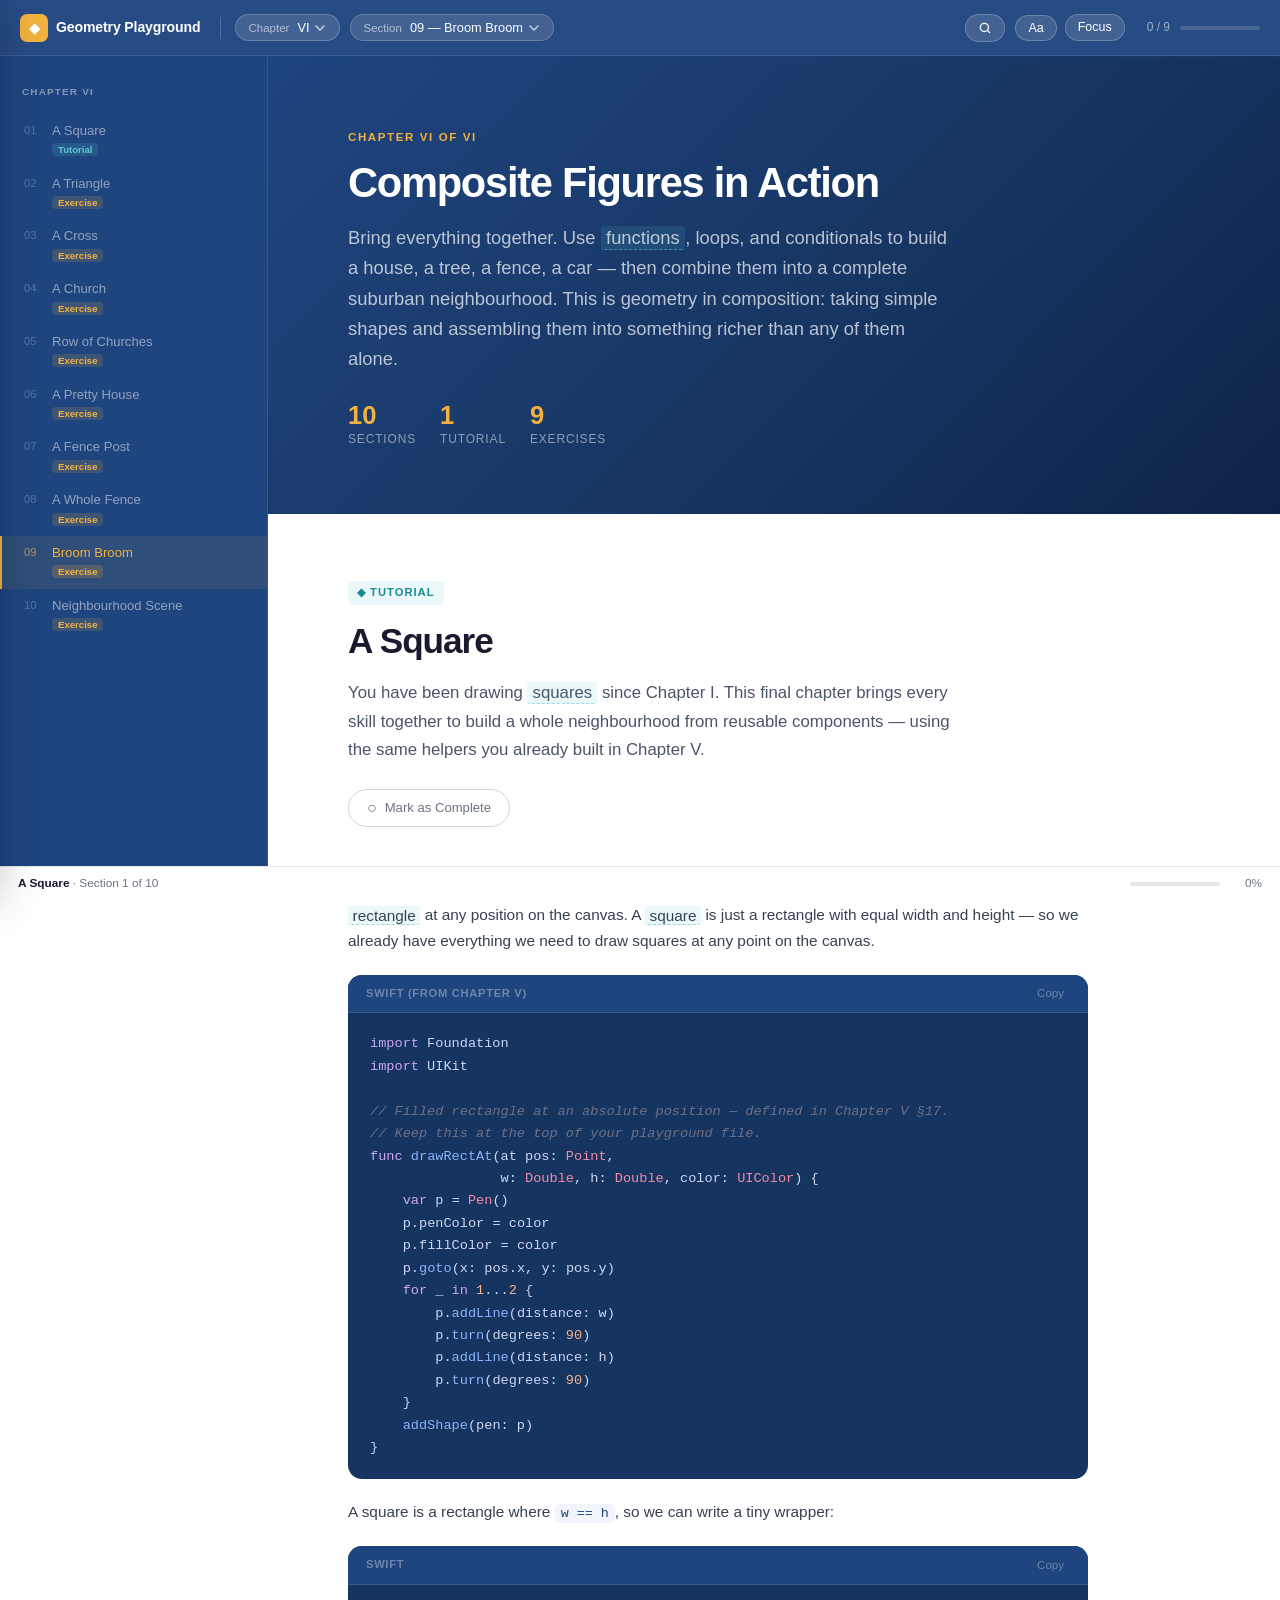
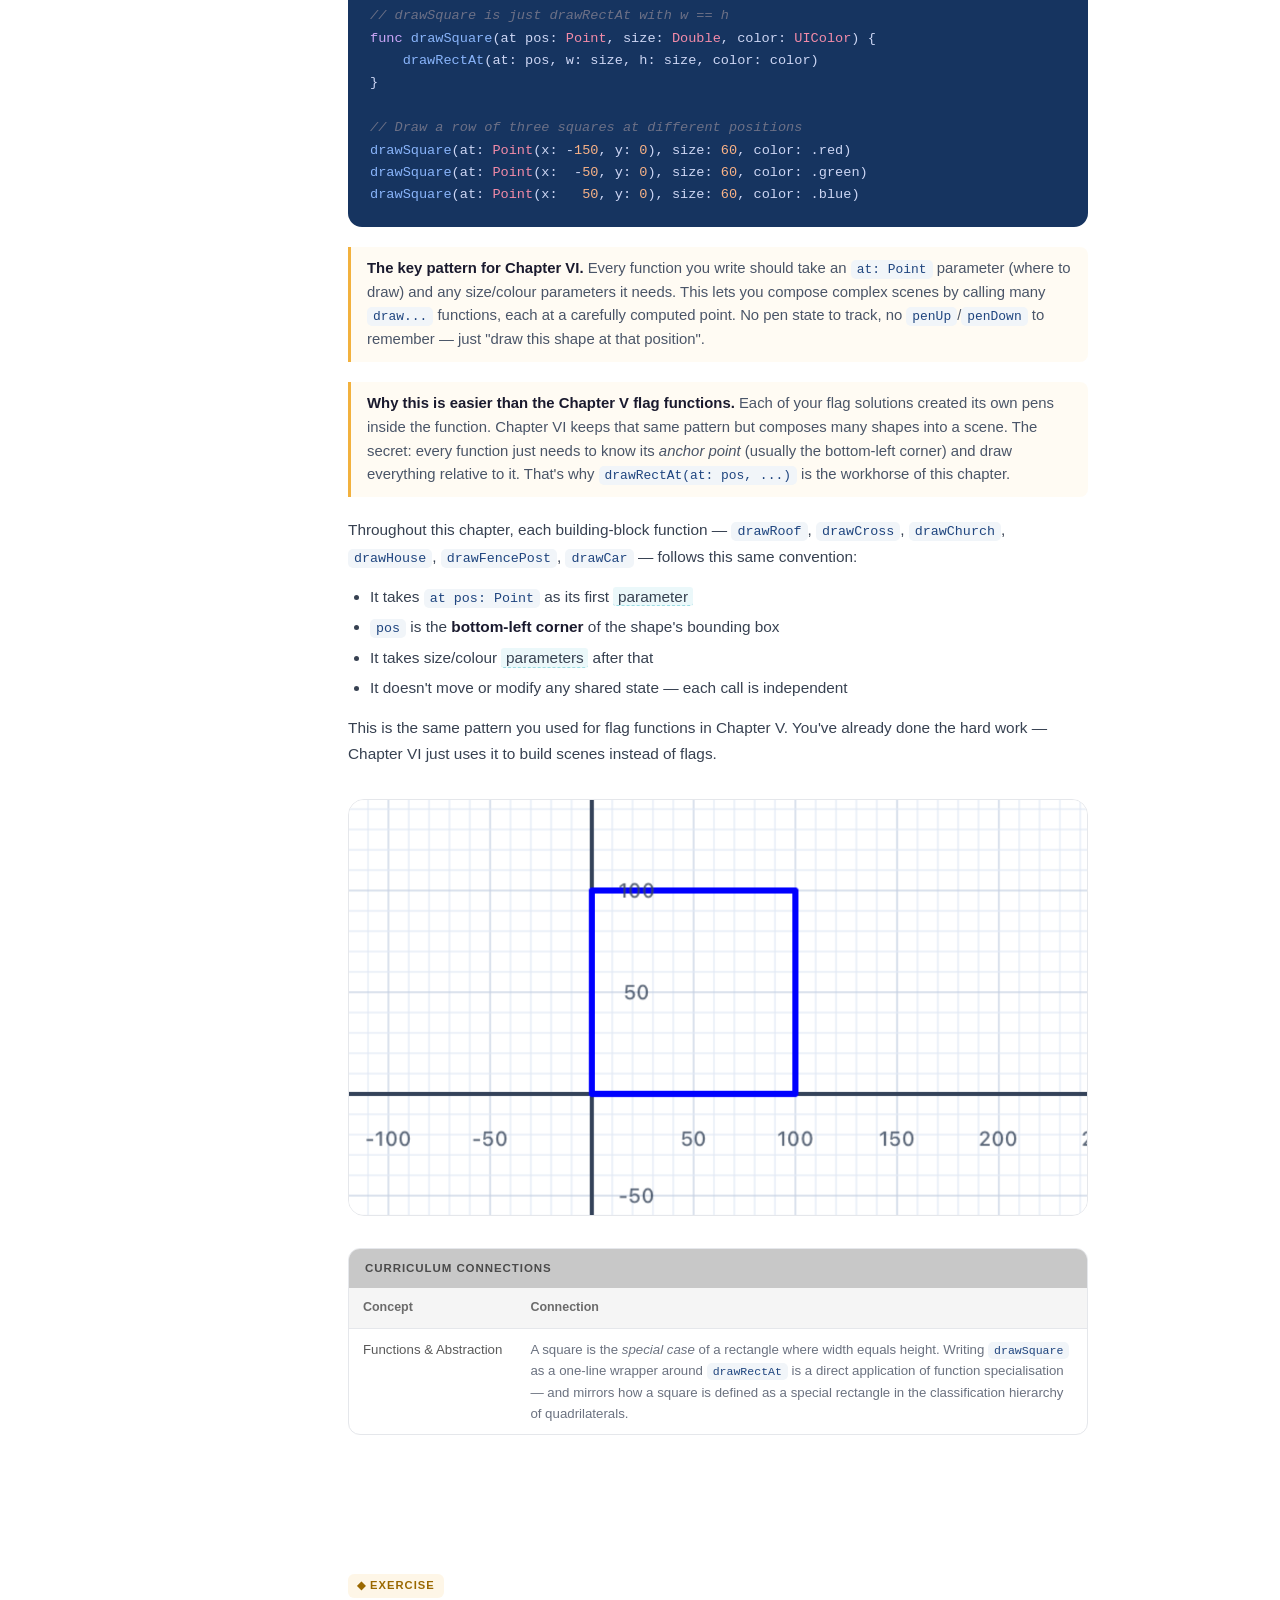
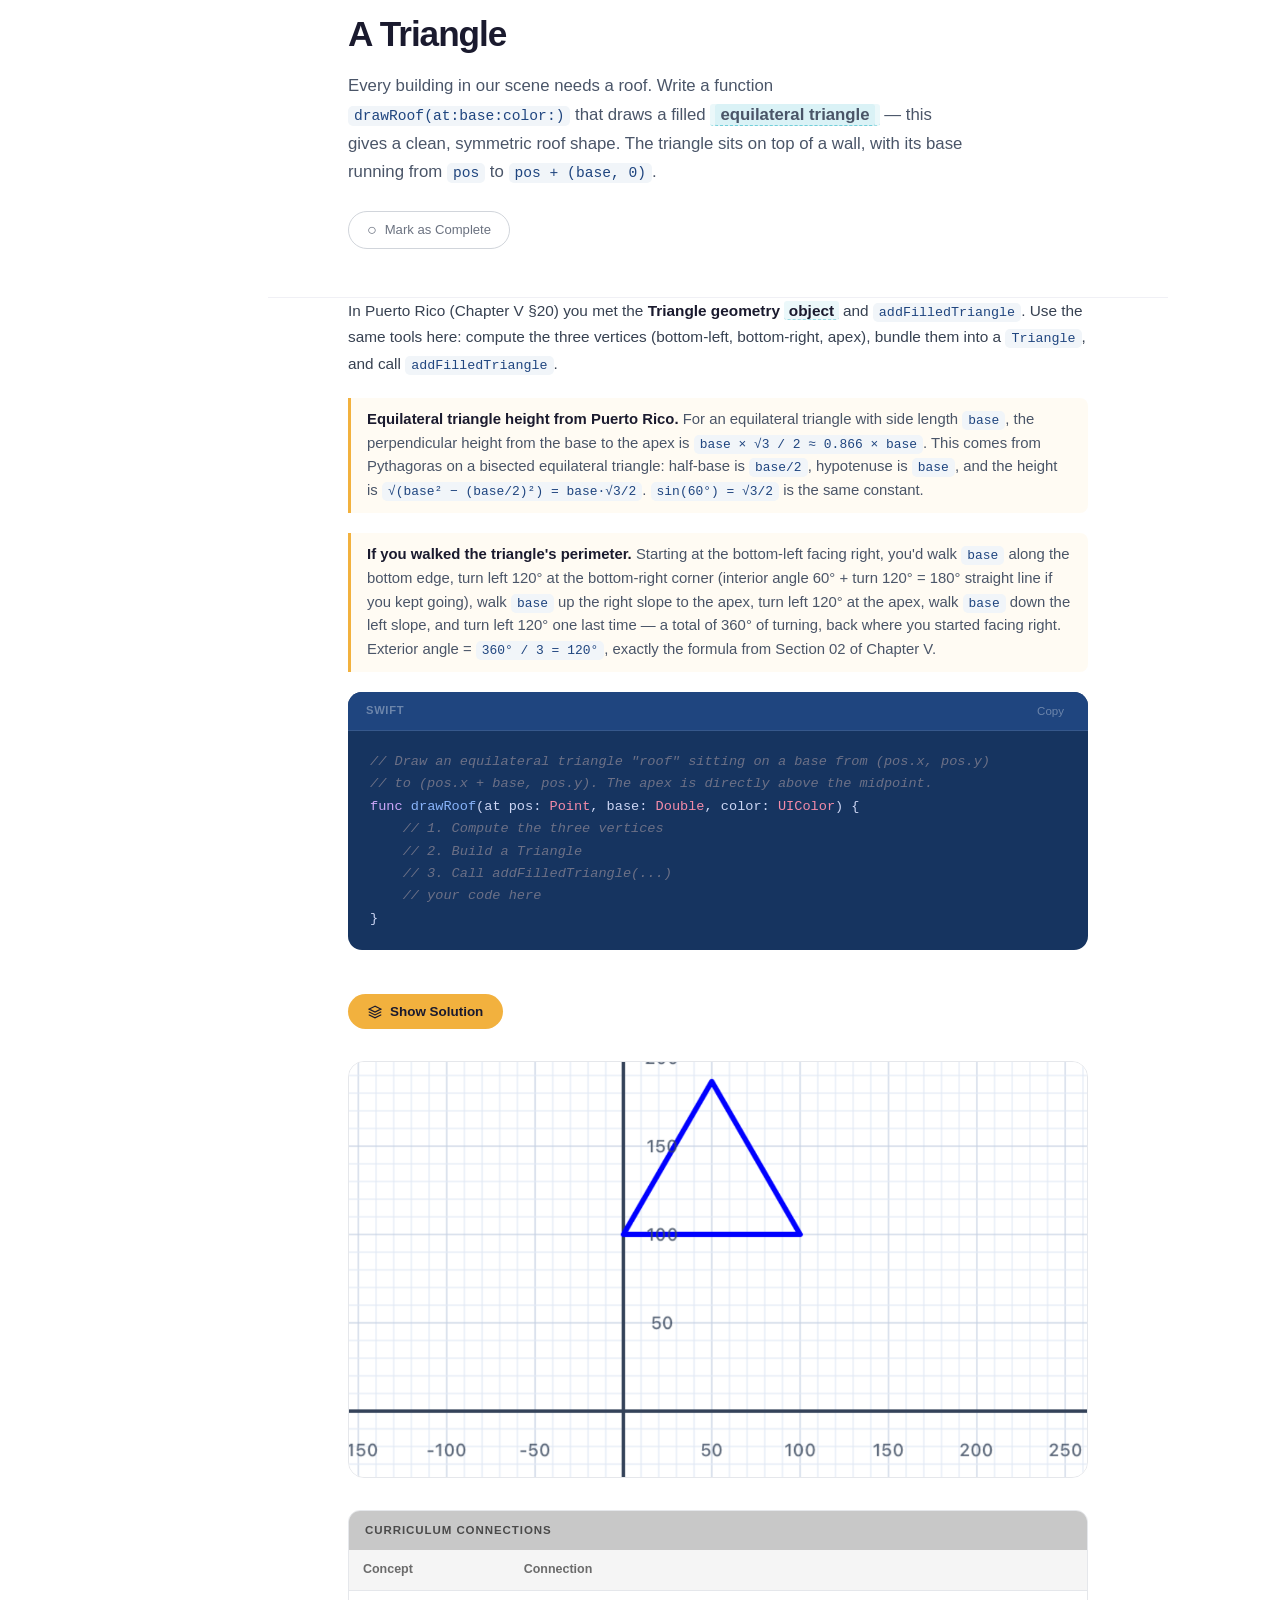
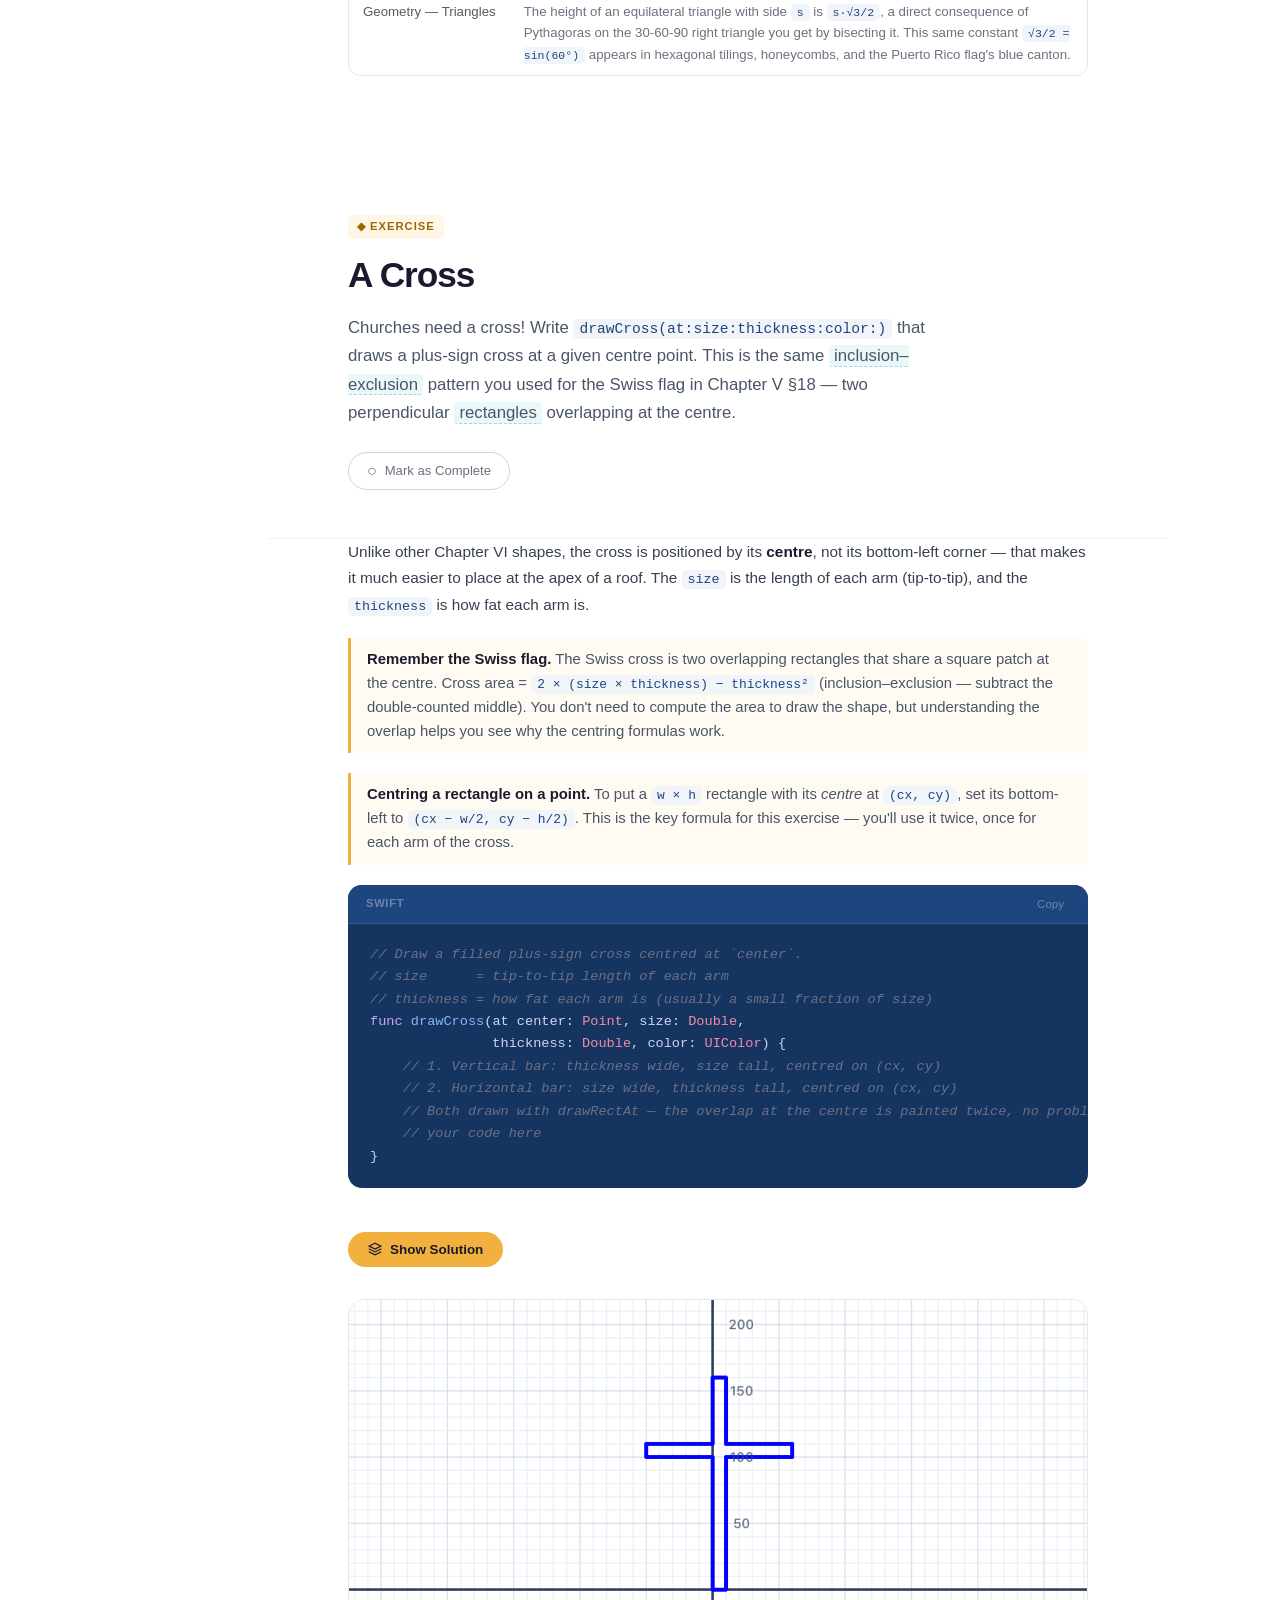
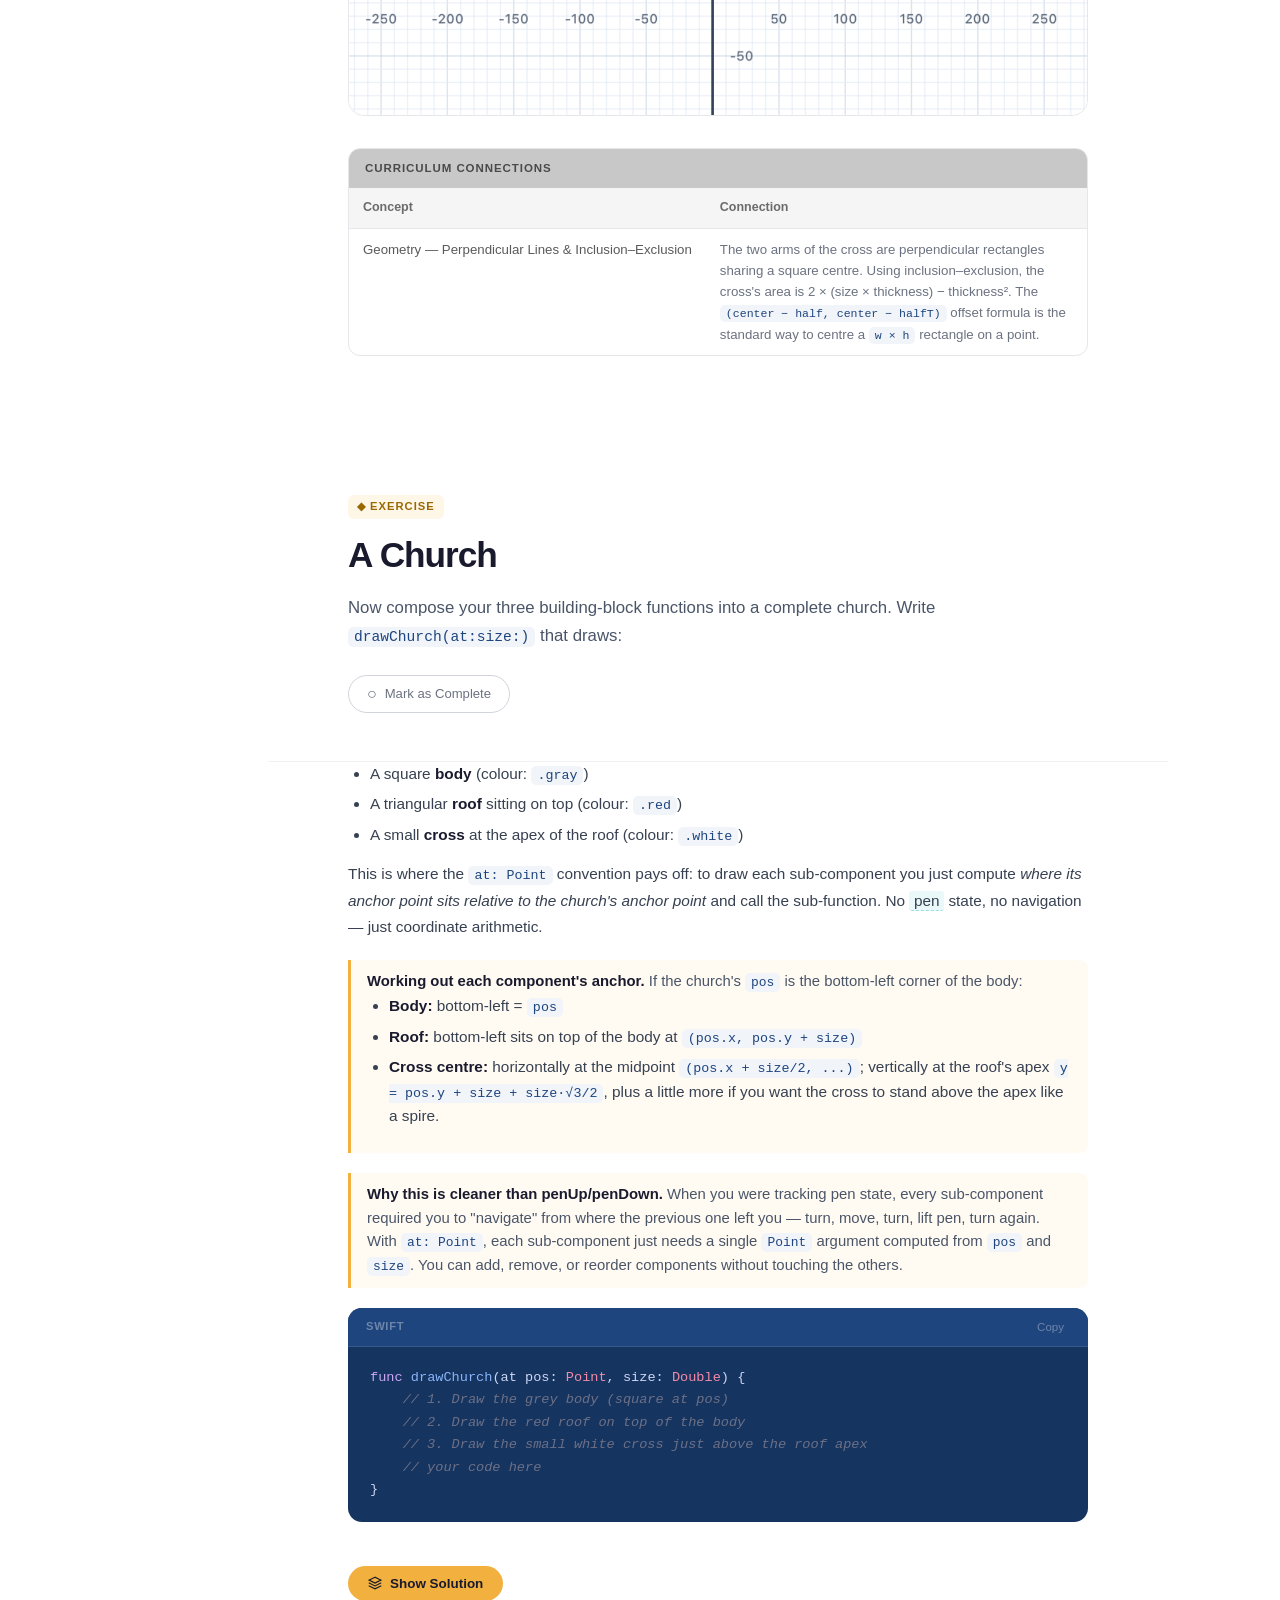
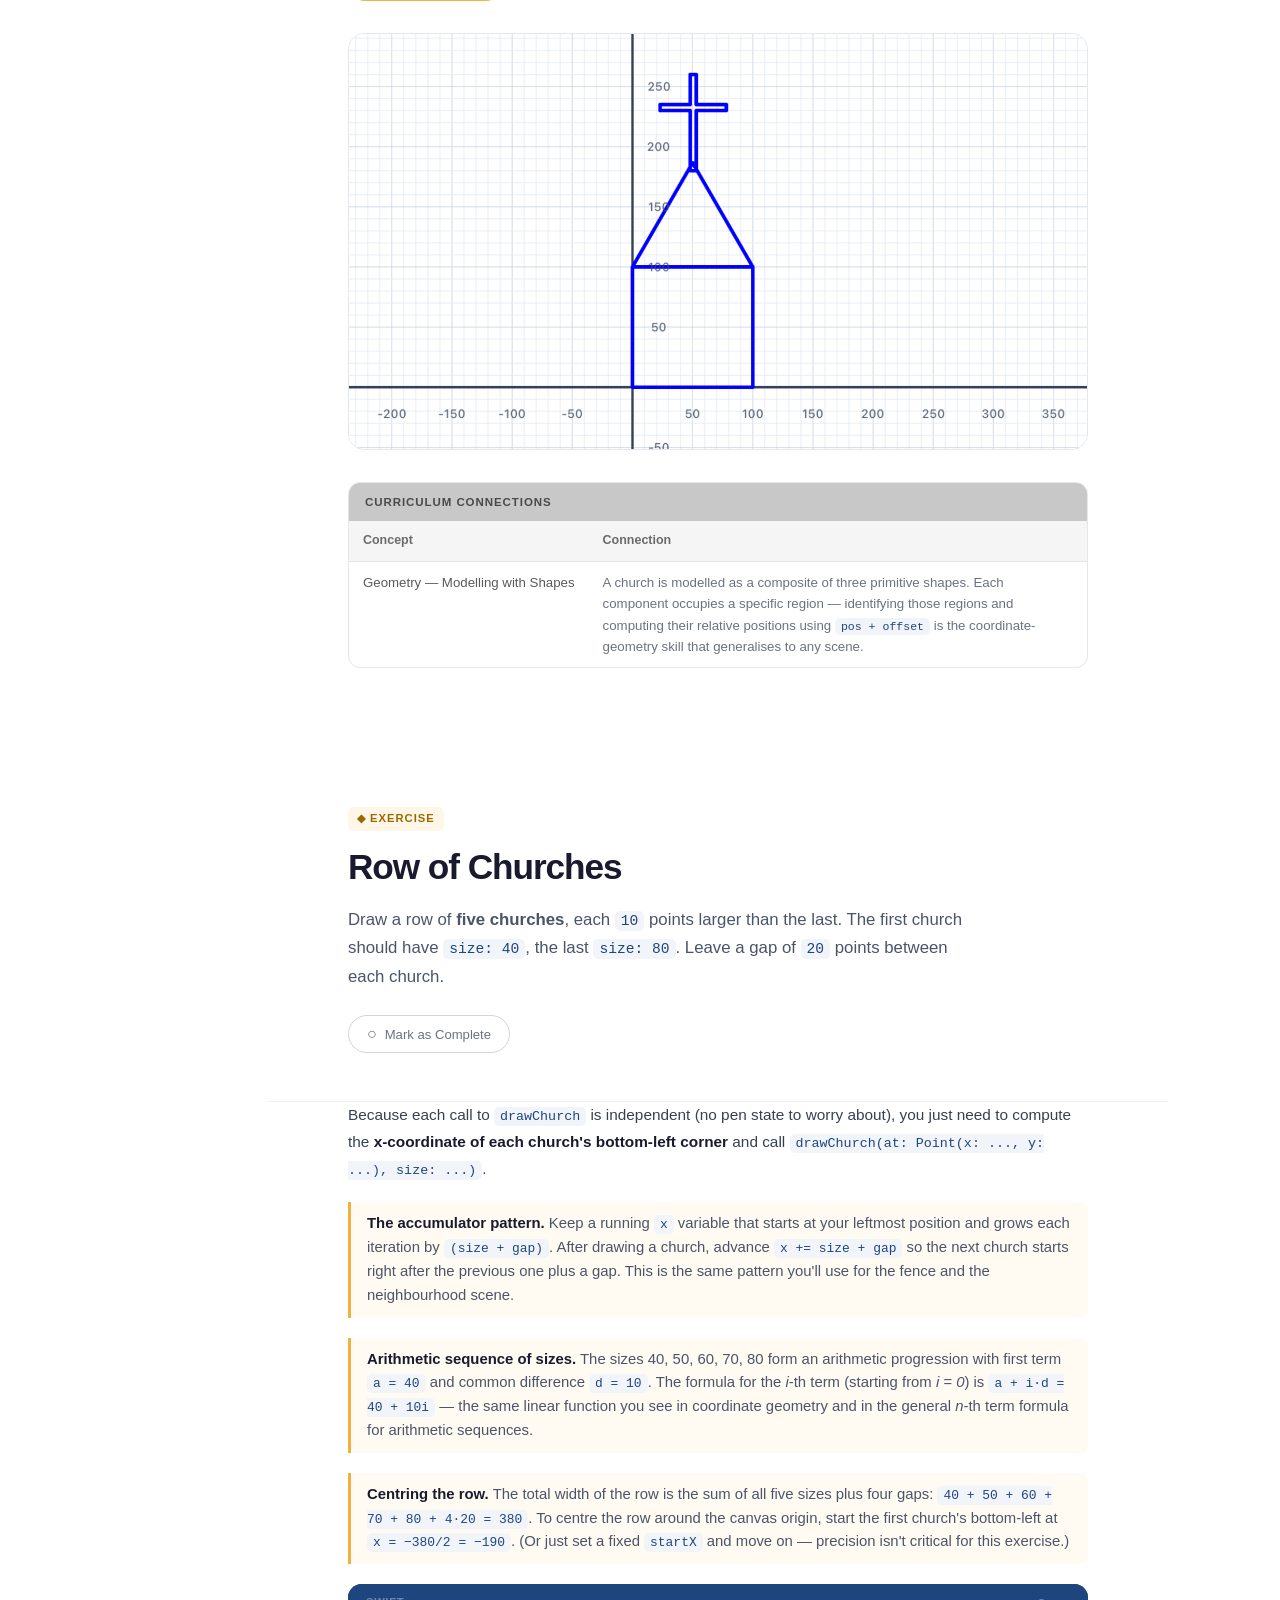
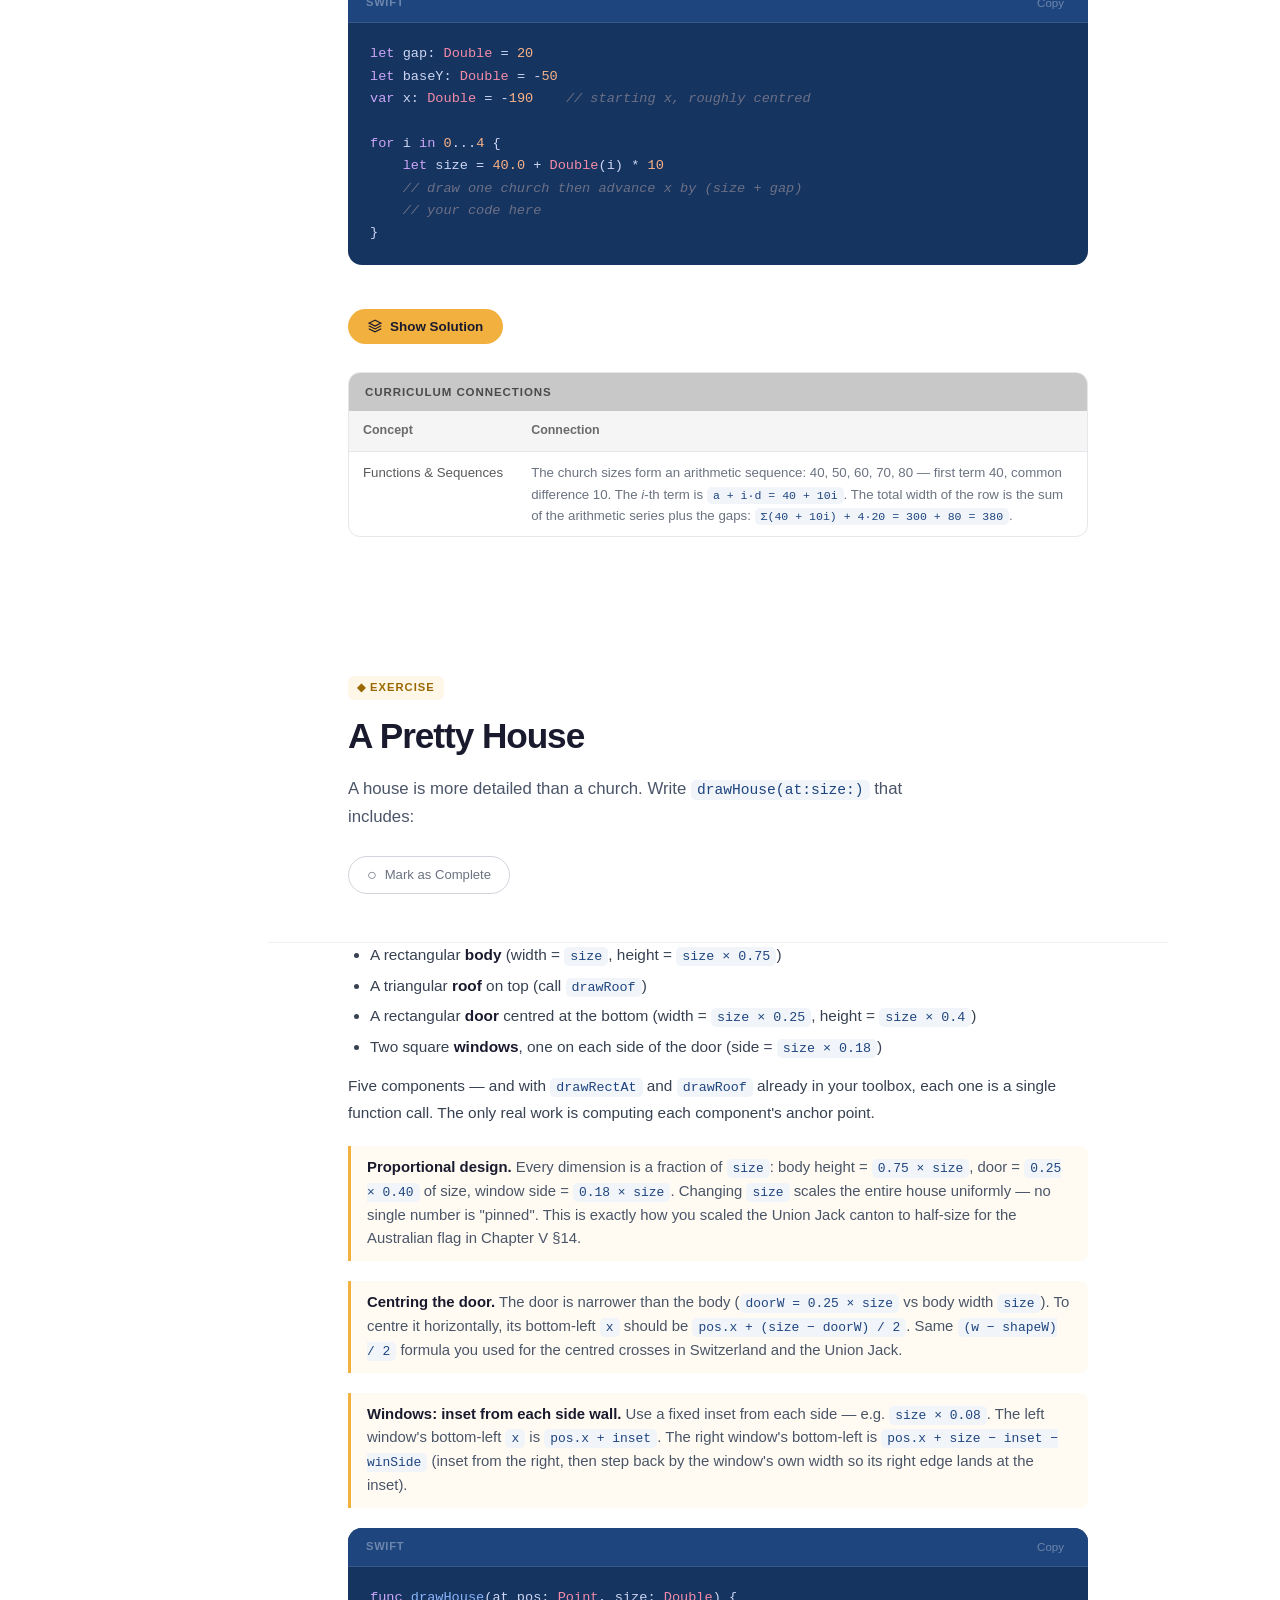
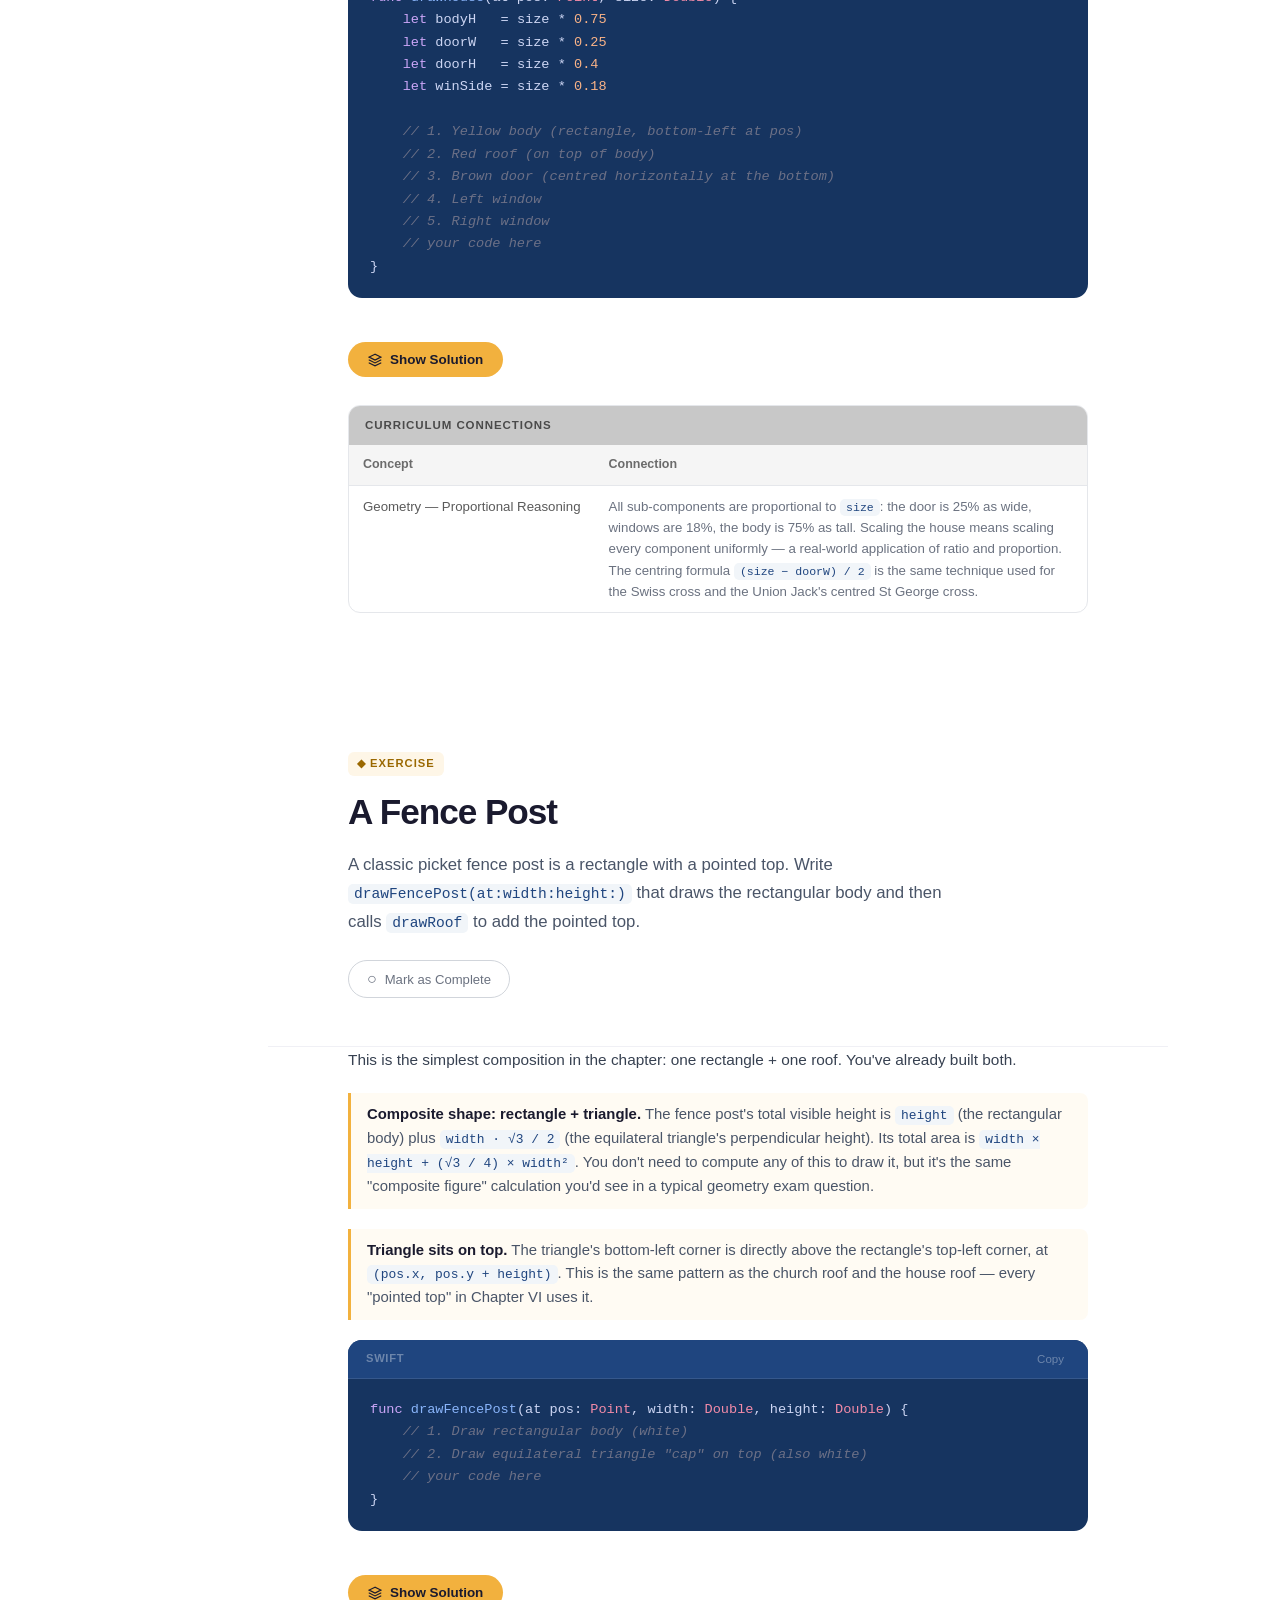
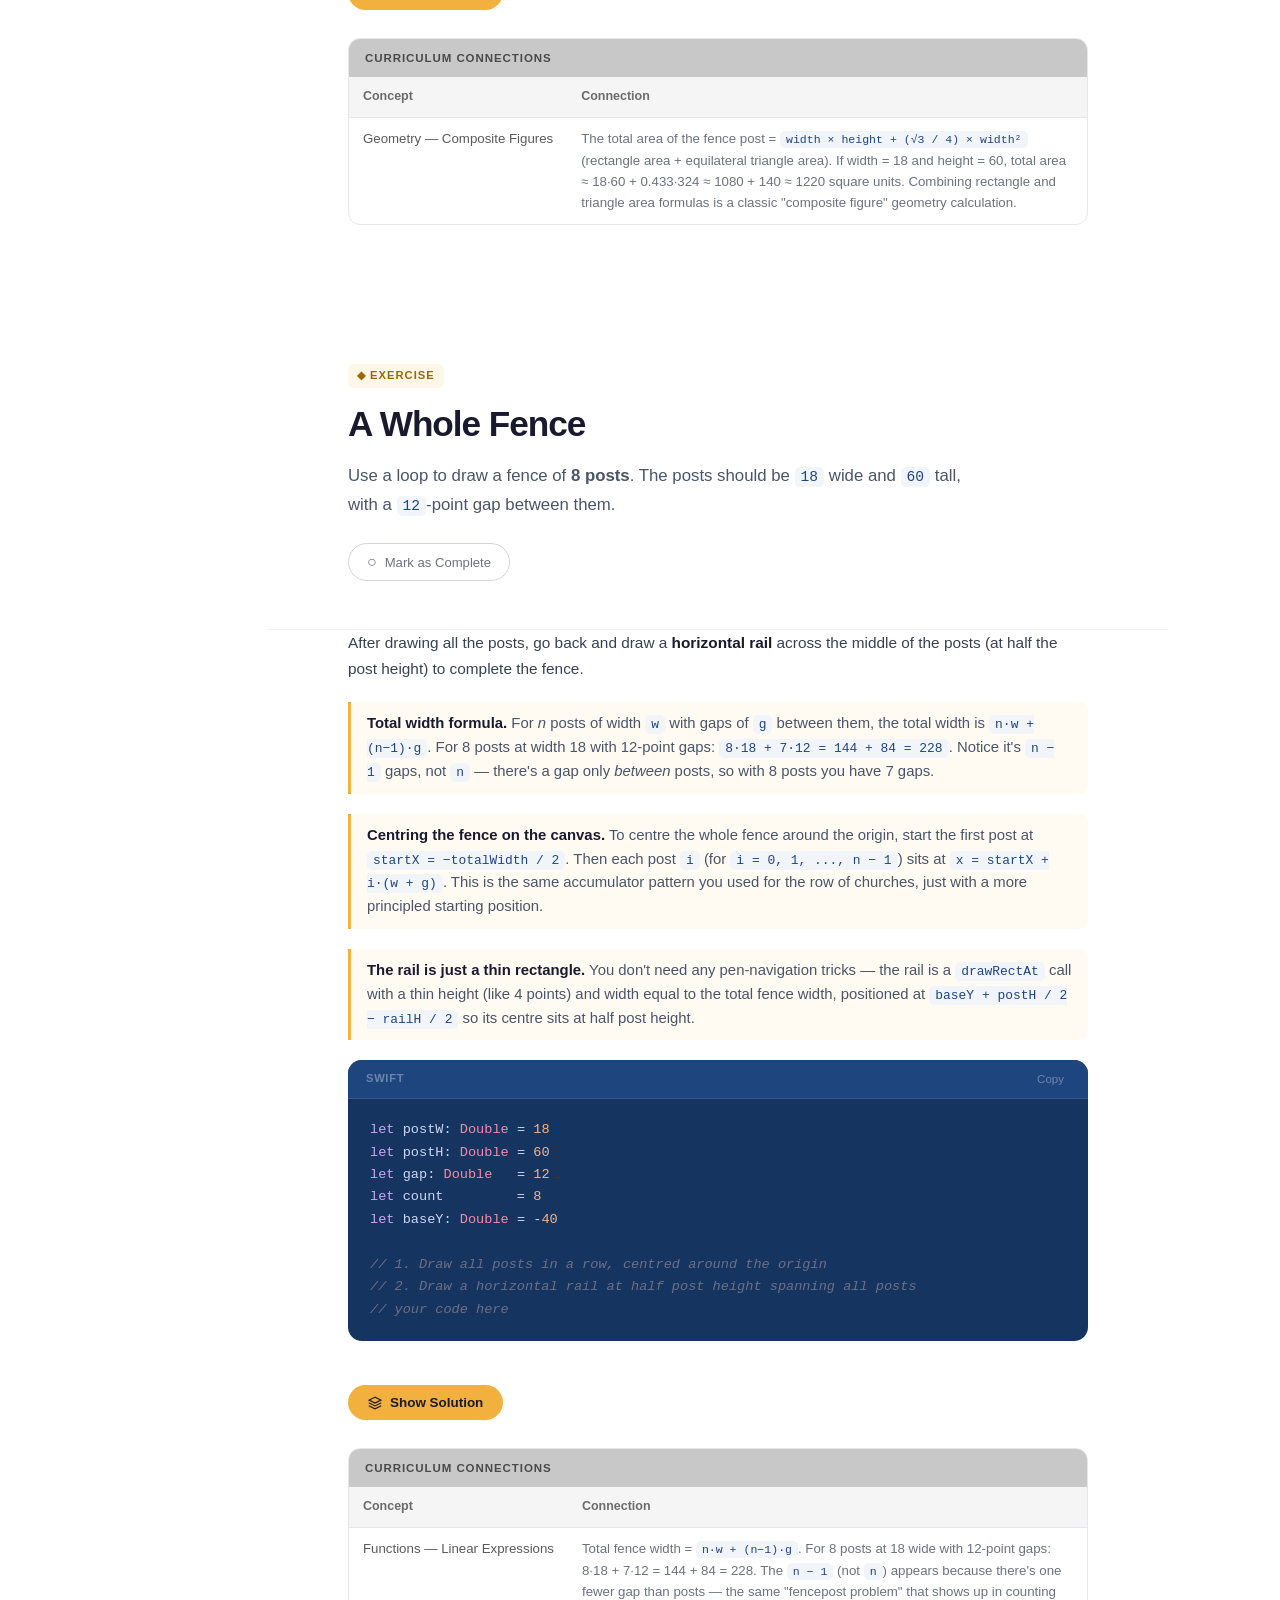
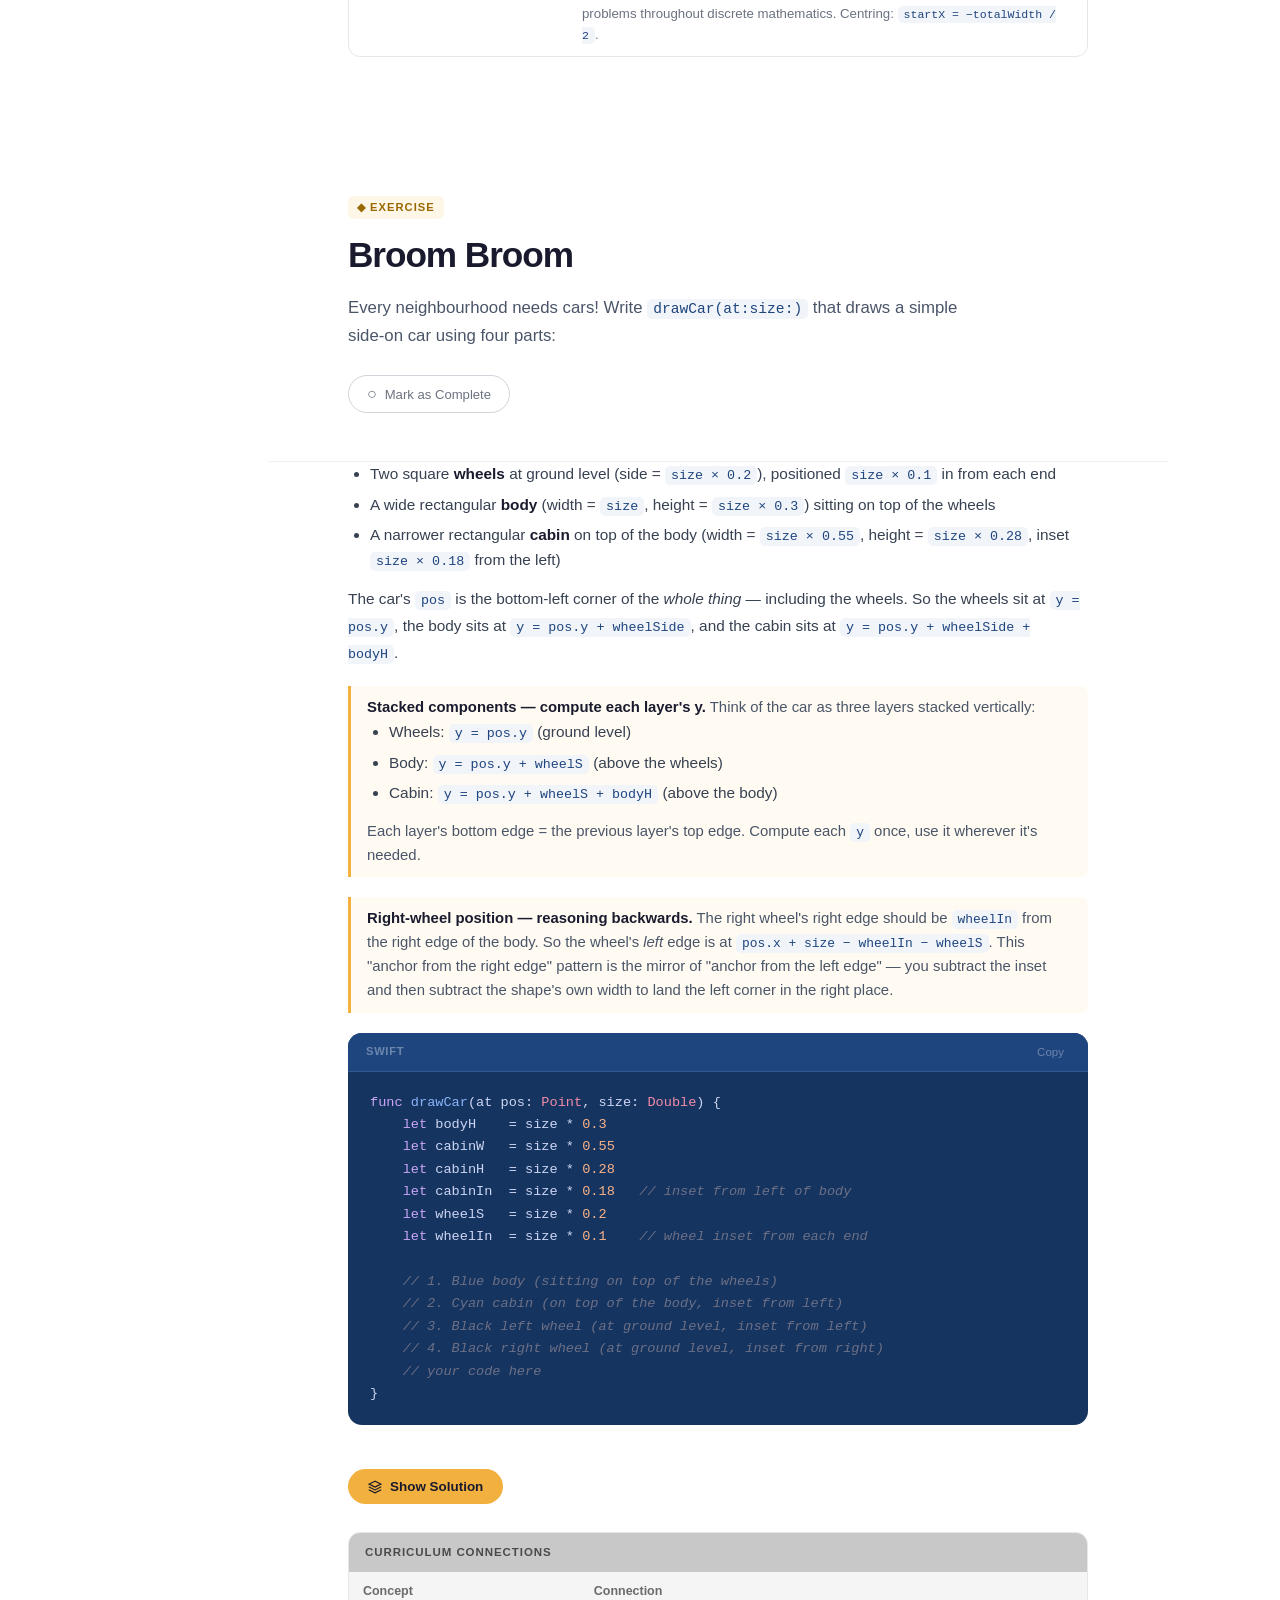
<file: 06.html>
<!DOCTYPE html>
<html lang="en">
<head>
  <meta charset="UTF-8" />
  <meta name="viewport" content="width=device-width, initial-scale=1.0" />
  <title>Composite Figures in Action — Geometry Playground</title>
  <meta name="description" content="Chapter VI of Geometry Playground: composite figures in action. Combine functions, loops, and conditionals to build a complete suburban scene from geometric components." />
  <meta name="keywords" content="Swift Playgrounds, composite figures, composition, decomposition, functions, loops, geometry chapter 6, IM1" />
  <meta name="author" content="Daniel Budd" />
  <meta name="robots" content="index, follow" />
  <link rel="canonical" href="https://dbbudd.github.io/06.html" />
  <meta property="og:type" content="article" />
  <meta property="og:site_name" content="Geometry Playground" />
  <meta property="og:title" content="Composite Figures in Action — Geometry Playground" />
  <meta property="og:description" content="Chapter VI: composite figures in action. Combine functions, loops, and conditionals to build a complete suburban scene from geometric components." />
  <meta property="og:url" content="https://dbbudd.github.io/06.html" />
  <meta property="og:image" content="https://dbbudd.github.io/images/og-card.png" />
  <meta name="twitter:card" content="summary_large_image" />
  <meta name="twitter:creator" content="@DanielBBudd" />
  <meta name="twitter:title" content="Composite Figures in Action — Geometry Playground" />
  <meta name="twitter:description" content="Chapter VI: composite figures in action. Combine functions, loops, and conditionals to build a complete suburban scene from geometric components." />
  <meta name="twitter:image" content="https://dbbudd.github.io/images/og-card.png" />
  <script type="application/ld+json">
  {
    "@context": "https://schema.org",
    "@type": "LearningResource",
    "name": "Composite Figures in Action — Geometry Playground Chapter VI",
    "description": "Composite figures in action. Combine functions, loops, and conditionals to build a complete suburban scene from geometric components with Swift Playgrounds on iPad or Mac.",
    "url": "https://dbbudd.github.io/06.html",
    "isPartOf": { "@type": "Course", "name": "Geometry Playground", "url": "https://dbbudd.github.io/" },
    "author": { "@type": "Person", "name": "Daniel Budd" },
    "inLanguage": "en",
    "educationalLevel": "High School",
    "learningResourceType": "Interactive Tutorial",
    "isAccessibleForFree": true,
    "teaches": "Composite Figures, Composition, Decomposition, Real-World Modelling, Functions, Loops"
  }
  </script>
  <link rel="stylesheet" href="course-ui/course-ui.css?v=4" />
  <link rel="stylesheet" href="styles.css?v=5" />
  <script>
    window.CourseUI = {
      brand:   { name: 'Geometry Playground', accent: '#F2B13E' },
      reading: { readingLine: true, readingPos: true, focusMode: true },
      search: {
        enabled: true,
        scope:   'site',
        pages: [
          'index.html',
          '01.html', '02.html', '03.html',
          '04.html', '05.html', '06.html'
        ]
      },
      vocab: {
        enabled: true,
        autoWrap: true,
        contentSelector: '.section-hero .lead, .article p, .article li'
      },
      mobile: {
        drawer: {
          sections: [
            { title: 'Chapters', clone: '#chapterPill .nav-dropdown' },
            { title: 'Sections', clone: '.sidebar nav' }
          ]
        }
      }
    };
  </script>
  <script src="vocab/geometry.js?v=4"></script>
  <script src="course-ui/course-ui.js?v=4" defer></script>
</head>
<body>

<a class="cu-skip-link" href="#chapter-top">Skip to main content</a>

<!-- ══════════════════════════════════════════════════════════
     TOP BAR
══════════════════════════════════════════════════════════ -->
<header class="topbar" id="topbar">
  <a href="index.html" class="topbar-logo">
    <span>◆</span>Geometry Playground
  </a>
  <div class="topbar-divider"></div>
  <!-- Chapter picker -->
  <div class="nav-pill" id="chapterPill">
    <button class="nav-pill-btn" onclick="togglePill('chapterPill')">
      <span class="pill-label">Chapter</span>
      VI
      <svg width="10" height="6" viewBox="0 0 10 6" fill="none"><path d="M1 1l4 4 4-4" stroke="currentColor" stroke-width="1.5" stroke-linecap="round"/></svg>
    </button>
    <div class="nav-dropdown">
      <div class="nav-dropdown-heading">Chapters</div>
      <a href="01.html"><span class="dd-num">I</span> Coordinate Geometry</a>
      <a href="02.html"><span class="dd-num">II</span> Shape Properties</a>
      <a href="03.html"><span class="dd-num">III</span> Polygon Patterns</a>
      <a href="04.html"><span class="dd-num">IV</span> Sorting Shapes</a>
      <a href="05.html"><span class="dd-num">V</span> Similarity</a>
      <a href="06.html" class="current"><span class="dd-num">VI</span> Composite Figures</a>
    </div>
  </div>
  <!-- Section picker -->
  <div class="nav-pill" id="sectionPill">
    <button class="nav-pill-btn" onclick="togglePill('sectionPill')">
      <span class="pill-label">Section</span>
      <span id="currentSectionLabel">01 — A Square</span>
      <svg width="10" height="6" viewBox="0 0 10 6" fill="none"><path d="M1 1l4 4 4-4" stroke="currentColor" stroke-width="1.5" stroke-linecap="round"/></svg>
    </button>
    <div class="nav-dropdown">
      <div class="nav-dropdown-heading">Sections</div>
      <a href="#s01" class="active"><span class="nav-num">01</span><span>A Square<br><span class="nav-badge badge-tutorial">Tutorial</span></span><span class="nav-done">✓</span></a>
      <a href="#s02"><span class="nav-num">02</span><span>A Triangle<br><span class="nav-badge badge-exercise">Exercise</span></span><span class="nav-done">✓</span></a>
      <a href="#s03"><span class="nav-num">03</span><span>A Cross<br><span class="nav-badge badge-exercise">Exercise</span></span><span class="nav-done">✓</span></a>
      <a href="#s04"><span class="nav-num">04</span><span>A Church<br><span class="nav-badge badge-exercise">Exercise</span></span><span class="nav-done">✓</span></a>
      <a href="#s05"><span class="nav-num">05</span><span>Row of Churches<br><span class="nav-badge badge-exercise">Exercise</span></span><span class="nav-done">✓</span></a>
      <a href="#s06"><span class="nav-num">06</span><span>A Pretty House<br><span class="nav-badge badge-exercise">Exercise</span></span><span class="nav-done">✓</span></a>
      <a href="#s07"><span class="nav-num">07</span><span>A Fence Post<br><span class="nav-badge badge-exercise">Exercise</span></span><span class="nav-done">✓</span></a>
      <a href="#s08"><span class="nav-num">08</span><span>A Whole Fence<br><span class="nav-badge badge-exercise">Exercise</span></span><span class="nav-done">✓</span></a>
      <a href="#s09"><span class="nav-num">09</span><span>Broom Broom<br><span class="nav-badge badge-exercise">Exercise</span></span><span class="nav-done">✓</span></a>
      <a href="#s10"><span class="nav-num">10</span><span>Neighbourhood Scene<br><span class="nav-badge badge-exercise">Exercise</span></span><span class="nav-done">✓</span></a>
    </div>
  </div>
  <!-- Chapter progress -->
  <div class="topbar-progress">
    <span class="progress-text" id="progressText">0 / 9</span>
    <div class="progress-bar-wrap">
      <div class="progress-bar-fill" id="progressBarFill"></div>
    </div>
  </div>
</header>

<!-- ══════════════════════════════════════════════════════════
     LAYOUT
══════════════════════════════════════════════════════════ -->
<div class="page-wrap">

  <!-- ── SIDEBAR ── -->
  <aside class="sidebar" id="sidebar">
    <div class="sidebar-chapter">Chapter VI</div>
    <nav id="sidebarNav">
      <a href="#s01" class="active"><span class="nav-num">01</span><span>A Square<br><span class="nav-badge badge-tutorial">Tutorial</span></span><span class="nav-done">✓</span></a>
      <a href="#s02"><span class="nav-num">02</span><span>A Triangle<br><span class="nav-badge badge-exercise">Exercise</span></span><span class="nav-done">✓</span></a>
      <a href="#s03"><span class="nav-num">03</span><span>A Cross<br><span class="nav-badge badge-exercise">Exercise</span></span><span class="nav-done">✓</span></a>
      <a href="#s04"><span class="nav-num">04</span><span>A Church<br><span class="nav-badge badge-exercise">Exercise</span></span><span class="nav-done">✓</span></a>
      <a href="#s05"><span class="nav-num">05</span><span>Row of Churches<br><span class="nav-badge badge-exercise">Exercise</span></span><span class="nav-done">✓</span></a>
      <a href="#s06"><span class="nav-num">06</span><span>A Pretty House<br><span class="nav-badge badge-exercise">Exercise</span></span><span class="nav-done">✓</span></a>
      <a href="#s07"><span class="nav-num">07</span><span>A Fence Post<br><span class="nav-badge badge-exercise">Exercise</span></span><span class="nav-done">✓</span></a>
      <a href="#s08"><span class="nav-num">08</span><span>A Whole Fence<br><span class="nav-badge badge-exercise">Exercise</span></span><span class="nav-done">✓</span></a>
      <a href="#s09"><span class="nav-num">09</span><span>Broom Broom<br><span class="nav-badge badge-exercise">Exercise</span></span><span class="nav-done">✓</span></a>
      <a href="#s10"><span class="nav-num">10</span><span>Neighbourhood Scene<br><span class="nav-badge badge-exercise">Exercise</span></span><span class="nav-done">✓</span></a>
    </nav>
  </aside>

  <!-- ── MAIN CONTENT ── -->
  <main class="content" id="mainContent">

    <!-- Chapter banner -->
    <section class="section-hero chapter-banner" id="chapter-top">
      <div class="ch-label">Chapter VI of VI</div>
      <h1>Composite Figures in Action</h1>
      <p class="lead">Bring everything together. Use functions, loops, and conditionals to build a house, a tree, a fence, a car — then combine them into a complete suburban neighbourhood. This is geometry in composition: taking simple shapes and assembling them into something richer than any of them alone.</p>
      <div class="banner-meta">
        <div class="banner-stat"><span class="stat-num">10</span><span class="stat-label">Sections</span></div>
        <div class="banner-stat"><span class="stat-num">1</span><span class="stat-label">Tutorial</span></div>
        <div class="banner-stat"><span class="stat-num">9</span><span class="stat-label">Exercises</span></div>
      </div>
    </section>

    <!-- ════════════════════════════════════════
         SECTION 01 — A Square (Tutorial)
    ════════════════════════════════════════ -->
    <section id="s01">
      <div class="section-hero">
        <span class="section-tag tutorial">◆ Tutorial</span>
        <h1>A Square</h1>
        <p class="lead">You have been drawing squares since Chapter I. This final chapter brings every skill together to build a whole neighbourhood from reusable components — using the same helpers you already built in Chapter V.</p>
        <button class="complete-btn" data-id="s01" onclick="toggleComplete(this)">
          <span class="btn-icon">○</span> Mark as Complete
        </button>
      </div>
      <div class="article">
        <p>Remember <code>drawRectAt</code> from Section 17 of Chapter V? You already have a function that draws a filled rectangle at any position on the canvas. A square is just a rectangle with equal width and height — so we already have everything we need to draw squares at any point on the canvas.</p>

        <div class="code-wrap">
          <div class="code-header">
            <span class="code-lang">Swift (from Chapter V)</span>
            <button class="code-copy" onclick="copyCode(this)">Copy</button>
          </div>
          <pre><span class="kw">import</span> Foundation
<span class="kw">import</span> UIKit

<span class="cm">// Filled rectangle at an absolute position — defined in Chapter V §17.</span>
<span class="cm">// Keep this at the top of your playground file.</span>
<span class="kw">func</span> <span class="fn">drawRectAt</span>(at pos: <span class="tp">Point</span>,
                w: <span class="tp">Double</span>, h: <span class="tp">Double</span>, color: <span class="tp">UIColor</span>) {
    <span class="kw">var</span> <span class="vr">p</span> = <span class="tp">Pen</span>()
    <span class="vr">p</span>.<span class="vr">penColor</span> = <span class="vr">color</span>
    <span class="vr">p</span>.<span class="vr">fillColor</span> = <span class="vr">color</span>
    <span class="vr">p</span>.<span class="fn">goto</span>(x: <span class="vr">pos</span>.<span class="vr">x</span>, y: <span class="vr">pos</span>.<span class="vr">y</span>)
    <span class="kw">for</span> _ <span class="kw">in</span> <span class="num">1</span>...<span class="num">2</span> {
        <span class="vr">p</span>.<span class="fn">addLine</span>(distance: <span class="vr">w</span>)
        <span class="vr">p</span>.<span class="fn">turn</span>(degrees: <span class="num">90</span>)
        <span class="vr">p</span>.<span class="fn">addLine</span>(distance: <span class="vr">h</span>)
        <span class="vr">p</span>.<span class="fn">turn</span>(degrees: <span class="num">90</span>)
    }
    <span class="fn">addShape</span>(pen: <span class="vr">p</span>)
}</pre>
        </div>

        <p>A square is a rectangle where <code>w == h</code>, so we can write a tiny wrapper:</p>

        <div class="code-wrap">
          <div class="code-header">
            <span class="code-lang">Swift</span>
            <button class="code-copy" onclick="copyCode(this)">Copy</button>
          </div>
          <pre><span class="cm">// drawSquare is just drawRectAt with w == h</span>
<span class="kw">func</span> <span class="fn">drawSquare</span>(at pos: <span class="tp">Point</span>, size: <span class="tp">Double</span>, color: <span class="tp">UIColor</span>) {
    <span class="fn">drawRectAt</span>(at: <span class="vr">pos</span>, w: <span class="vr">size</span>, h: <span class="vr">size</span>, color: <span class="vr">color</span>)
}

<span class="cm">// Draw a row of three squares at different positions</span>
<span class="fn">drawSquare</span>(at: <span class="tp">Point</span>(x: -<span class="num">150</span>, y: <span class="num">0</span>), size: <span class="num">60</span>, color: .<span class="vr">red</span>)
<span class="fn">drawSquare</span>(at: <span class="tp">Point</span>(x:  -<span class="num">50</span>, y: <span class="num">0</span>), size: <span class="num">60</span>, color: .<span class="vr">green</span>)
<span class="fn">drawSquare</span>(at: <span class="tp">Point</span>(x:   <span class="num">50</span>, y: <span class="num">0</span>), size: <span class="num">60</span>, color: .<span class="vr">blue</span>)</pre>
        </div>

        <blockquote><strong>The key pattern for Chapter VI.</strong> Every function you write should take an <code>at: Point</code> parameter (where to draw) and any size/colour parameters it needs. This lets you compose complex scenes by calling many <code>draw...</code> functions, each at a carefully computed point. No pen state to track, no <code>penUp</code>/<code>penDown</code> to remember — just "draw this shape at that position".</blockquote>

        <blockquote><strong>Why this is easier than the Chapter V flag functions.</strong> Each of your flag solutions created its own pens inside the function. Chapter VI keeps that same pattern but composes many shapes into a scene. The secret: every function just needs to know its <em>anchor point</em> (usually the bottom-left corner) and draw everything relative to it. That's why <code>drawRectAt(at: pos, ...)</code> is the workhorse of this chapter.</blockquote>

        <p>Throughout this chapter, each building-block function — <code>drawRoof</code>, <code>drawCross</code>, <code>drawChurch</code>, <code>drawHouse</code>, <code>drawFencePost</code>, <code>drawCar</code> — follows this same convention:</p>

        <ul>
          <li>It takes <code>at pos: Point</code> as its first parameter</li>
          <li><code>pos</code> is the <strong>bottom-left corner</strong> of the shape's bounding box</li>
          <li>It takes size/colour parameters after that</li>
          <li>It doesn't move or modify any shared state — each call is independent</li>
        </ul>

        <p>This is the same pattern you used for flag functions in Chapter V. You've already done the hard work — Chapter VI just uses it to build scenes instead of flags.</p>

        <div class="img-wrap">
          <img src="images/06-01-a-square.png" alt="A square">
        </div>

        <div class="im-table-wrap">
          <div class="im-table-header">Curriculum Connections</div>
          <table class="im-table">
            <thead><tr><th>Concept</th><th>Connection</th></tr></thead>
            <tbody>
              <tr><td>Functions &amp; Abstraction</td><td>A square is the <em>special case</em> of a rectangle where width equals height. Writing <code>drawSquare</code> as a one-line wrapper around <code>drawRectAt</code> is a direct application of function specialisation — and mirrors how a square is defined as a special rectangle in the classification hierarchy of quadrilaterals.</td></tr>
            </tbody>
          </table>
        </div>
      </div>
    </section>

    <!-- ════════════════════════════════════════
         SECTION 02 — A Triangle
    ════════════════════════════════════════ -->
    <section id="s02">
      <div class="section-hero">
        <span class="section-tag exercise">◆ Exercise</span>
        <h1>A Triangle</h1>
        <p class="lead">Every building in our scene needs a roof. Write a function <code>drawRoof(at:base:color:)</code> that draws a filled <strong>equilateral triangle</strong> — this gives a clean, symmetric roof shape. The triangle sits on top of a wall, with its base running from <code>pos</code> to <code>pos + (base, 0)</code>.</p>
        <button class="complete-btn" data-id="s02" onclick="toggleComplete(this)">
          <span class="btn-icon">○</span> Mark as Complete
        </button>
      </div>
      <div class="article">
        <p>In Puerto Rico (Chapter V §20) you met the <strong>Triangle geometry object</strong> and <code>addFilledTriangle</code>. Use the same tools here: compute the three vertices (bottom-left, bottom-right, apex), bundle them into a <code>Triangle</code>, and call <code>addFilledTriangle</code>.</p>

        <blockquote><strong>Equilateral triangle height from Puerto Rico.</strong> For an equilateral triangle with side length <code>base</code>, the perpendicular height from the base to the apex is <code>base × √3 / 2 ≈ 0.866 × base</code>. This comes from Pythagoras on a bisected equilateral triangle: half-base is <code>base/2</code>, hypotenuse is <code>base</code>, and the height is <code>√(base² − (base/2)²) = base·√3/2</code>. <code>sin(60°) = √3/2</code> is the same constant.</blockquote>

        <blockquote><strong>If you walked the triangle's perimeter.</strong> Starting at the bottom-left facing right, you'd walk <code>base</code> along the bottom edge, turn left 120° at the bottom-right corner (interior angle 60° + turn 120° = 180° straight line if you kept going), walk <code>base</code> up the right slope to the apex, turn left 120° at the apex, walk <code>base</code> down the left slope, and turn left 120° one last time — a total of 360° of turning, back where you started facing right. Exterior angle = <code>360° / 3 = 120°</code>, exactly the formula from Section 02 of Chapter V.</blockquote>

        <div class="code-wrap">
          <div class="code-header">
            <span class="code-lang">Swift</span>
            <button class="code-copy" onclick="copyCode(this)">Copy</button>
          </div>
          <pre><span class="cm">// Draw an equilateral triangle "roof" sitting on a base from (pos.x, pos.y)
// to (pos.x + base, pos.y). The apex is directly above the midpoint.</span>
<span class="kw">func</span> <span class="fn">drawRoof</span>(at pos: <span class="tp">Point</span>, base: <span class="tp">Double</span>, color: <span class="tp">UIColor</span>) {
    <span class="cm">// 1. Compute the three vertices</span>
    <span class="cm">// 2. Build a Triangle</span>
    <span class="cm">// 3. Call addFilledTriangle(...)</span>
    <span class="cm">// your code here</span>
}</pre>
        </div>

        <button class="solution-toggle" onclick="toggleSolution(this,'sol02')">
          <svg width="14" height="14" viewBox="0 0 24 24" fill="none"><path d="M12 2L2 7l10 5 10-5-10-5zM2 17l10 5 10-5M2 12l10 5 10-5" stroke="currentColor" stroke-width="2" stroke-linecap="round"/></svg>
          Show Solution
        </button>
        <div class="solution-body" id="sol02">
          <div class="code-wrap">
            <div class="code-header">
              <span class="code-lang">Solution</span>
              <button class="code-copy" onclick="copyCode(this)">Copy</button>
            </div>
            <pre><span class="kw">import</span> Foundation
<span class="kw">import</span> UIKit

<span class="kw">func</span> <span class="fn">drawRoof</span>(at pos: <span class="tp">Point</span>, base: <span class="tp">Double</span>, color: <span class="tp">UIColor</span>) {
    <span class="cm">// Equilateral triangle height = base × √3 / 2</span>
    <span class="kw">let</span> <span class="vr">height</span> = <span class="vr">base</span> * <span class="fn">sqrt</span>(<span class="num">3</span>) / <span class="num">2</span>

    <span class="cm">// Three vertices: bottom-left, bottom-right, apex (centred above)</span>
    <span class="kw">let</span> <span class="vr">botLeft</span>  = <span class="vr">pos</span>
    <span class="kw">let</span> <span class="vr">botRight</span> = <span class="tp">Point</span>(x: <span class="vr">pos</span>.<span class="vr">x</span> + <span class="vr">base</span>, y: <span class="vr">pos</span>.<span class="vr">y</span>)
    <span class="kw">let</span> <span class="vr">apex</span>     = <span class="tp">Point</span>(x: <span class="vr">pos</span>.<span class="vr">x</span> + <span class="vr">base</span> / <span class="num">2</span>, y: <span class="vr">pos</span>.<span class="vr">y</span> + <span class="vr">height</span>)

    <span class="kw">let</span> <span class="vr">tri</span> = <span class="tp">Triangle</span>(a: <span class="vr">botLeft</span>, b: <span class="vr">botRight</span>, c: <span class="vr">apex</span>)
    <span class="fn">addFilledTriangle</span>(<span class="vr">tri</span>, fillColor: <span class="vr">color</span>, borderColor: <span class="vr">color</span>, lineWidth: <span class="num">1</span>)
}

<span class="cm">// Test: a red roof 100 units wide, bottom-left at the origin</span>
<span class="fn">drawRoof</span>(at: <span class="tp">Point</span>(x: -<span class="num">50</span>, y: <span class="num">0</span>), base: <span class="num">100</span>, color: .<span class="vr">red</span>)</pre>
          </div>
          <blockquote><strong>Why pass the bottom-left corner?</strong> By convention in Chapter VI, every shape's <code>pos</code> is its bottom-left corner. This means the shape grows up and to the right from <code>pos</code>. When you compose shapes (putting a roof on top of a house body), the roof's <code>pos</code> becomes the top-left of the body — just <code>(body.x, body.y + bodyHeight)</code>. No pen state to track; no surprises.</blockquote>
        </div>

        <div class="img-wrap">
          <img src="images/06-02-a-triangle.png" alt="A triangle">
        </div>

        <div class="im-table-wrap">
          <div class="im-table-header">Curriculum Connections</div>
          <table class="im-table">
            <thead><tr><th>Concept</th><th>Connection</th></tr></thead>
            <tbody>
              <tr><td>Geometry — Triangles</td><td>The height of an equilateral triangle with side <code>s</code> is <code>s·√3/2</code>, a direct consequence of Pythagoras on the 30-60-90 right triangle you get by bisecting it. This same constant <code>√3/2 = sin(60°)</code> appears in hexagonal tilings, honeycombs, and the Puerto Rico flag's blue canton.</td></tr>
            </tbody>
          </table>
        </div>
      </div>
    </section>

    <!-- ════════════════════════════════════════
         SECTION 03 — A Cross
    ════════════════════════════════════════ -->
    <section id="s03">
      <div class="section-hero">
        <span class="section-tag exercise">◆ Exercise</span>
        <h1>A Cross</h1>
        <p class="lead">Churches need a cross! Write <code>drawCross(at:size:thickness:color:)</code> that draws a plus-sign cross at a given centre point. This is the same inclusion–exclusion pattern you used for the Swiss flag in Chapter V §18 — two perpendicular rectangles overlapping at the centre.</p>
        <button class="complete-btn" data-id="s03" onclick="toggleComplete(this)">
          <span class="btn-icon">○</span> Mark as Complete
        </button>
      </div>
      <div class="article">
        <p>Unlike other Chapter VI shapes, the cross is positioned by its <strong>centre</strong>, not its bottom-left corner — that makes it much easier to place at the apex of a roof. The <code>size</code> is the length of each arm (tip-to-tip), and the <code>thickness</code> is how fat each arm is.</p>

        <blockquote><strong>Remember the Swiss flag.</strong> The Swiss cross is two overlapping rectangles that share a square patch at the centre. Cross area = <code>2 × (size × thickness) − thickness²</code> (inclusion–exclusion — subtract the double-counted middle). You don't need to compute the area to draw the shape, but understanding the overlap helps you see why the centring formulas work.</blockquote>

        <blockquote><strong>Centring a rectangle on a point.</strong> To put a <code>w × h</code> rectangle with its <em>centre</em> at <code>(cx, cy)</code>, set its bottom-left to <code>(cx − w/2, cy − h/2)</code>. This is the key formula for this exercise — you'll use it twice, once for each arm of the cross.</blockquote>

        <div class="code-wrap">
          <div class="code-header">
            <span class="code-lang">Swift</span>
            <button class="code-copy" onclick="copyCode(this)">Copy</button>
          </div>
          <pre><span class="cm">// Draw a filled plus-sign cross centred at `center`.
// size      = tip-to-tip length of each arm
// thickness = how fat each arm is (usually a small fraction of size)</span>
<span class="kw">func</span> <span class="fn">drawCross</span>(at center: <span class="tp">Point</span>, size: <span class="tp">Double</span>,
               thickness: <span class="tp">Double</span>, color: <span class="tp">UIColor</span>) {
    <span class="cm">// 1. Vertical bar: thickness wide, size tall, centred on (cx, cy)</span>
    <span class="cm">// 2. Horizontal bar: size wide, thickness tall, centred on (cx, cy)</span>
    <span class="cm">// Both drawn with drawRectAt — the overlap at the centre is painted twice, no problem.</span>
    <span class="cm">// your code here</span>
}</pre>
        </div>

        <button class="solution-toggle" onclick="toggleSolution(this,'sol03')">
          <svg width="14" height="14" viewBox="0 0 24 24" fill="none"><path d="M12 2L2 7l10 5 10-5-10-5zM2 17l10 5 10-5M2 12l10 5 10-5" stroke="currentColor" stroke-width="2" stroke-linecap="round"/></svg>
          Show Solution
        </button>
        <div class="solution-body" id="sol03">
          <div class="code-wrap">
            <div class="code-header">
              <span class="code-lang">Solution</span>
              <button class="code-copy" onclick="copyCode(this)">Copy</button>
            </div>
            <pre><span class="kw">import</span> Foundation
<span class="kw">import</span> UIKit

<span class="kw">func</span> <span class="fn">drawCross</span>(at center: <span class="tp">Point</span>, size: <span class="tp">Double</span>,
               thickness: <span class="tp">Double</span>, color: <span class="tp">UIColor</span>) {
    <span class="kw">let</span> <span class="vr">half</span>  = <span class="vr">size</span> / <span class="num">2</span>
    <span class="kw">let</span> <span class="vr">halfT</span> = <span class="vr">thickness</span> / <span class="num">2</span>

    <span class="cm">// Vertical bar — thickness wide, size tall, centred on (center.x, center.y)</span>
    <span class="fn">drawRectAt</span>(
        at: <span class="tp">Point</span>(x: <span class="vr">center</span>.<span class="vr">x</span> - <span class="vr">halfT</span>, y: <span class="vr">center</span>.<span class="vr">y</span> - <span class="vr">half</span>),
        w: <span class="vr">thickness</span>, h: <span class="vr">size</span>, color: <span class="vr">color</span>
    )

    <span class="cm">// Horizontal bar — size wide, thickness tall, centred on (center.x, center.y)</span>
    <span class="fn">drawRectAt</span>(
        at: <span class="tp">Point</span>(x: <span class="vr">center</span>.<span class="vr">x</span> - <span class="vr">half</span>, y: <span class="vr">center</span>.<span class="vr">y</span> - <span class="vr">halfT</span>),
        w: <span class="vr">size</span>, h: <span class="vr">thickness</span>, color: <span class="vr">color</span>
    )
}

<span class="cm">// Test: a white cross centred at the origin</span>
<span class="fn">drawCross</span>(at: <span class="tp">Point</span>(x: <span class="num">0</span>, y: <span class="num">0</span>), size: <span class="num">60</span>,
          thickness: <span class="num">12</span>, color: .<span class="vr">white</span>)</pre>
          </div>
          <blockquote><strong>Two rectangles, no pen gymnastics.</strong> Compare this to how this exercise used to be solved — with <code>penUp</code>, <code>penDown</code>, four or five turns, and a careful "return the pen to its starting position" epilogue. With <code>drawRectAt</code> and a centre-based position, the whole function is just two <code>drawRectAt</code> calls. Each call is completely independent; they just happen to overlap at the middle.</blockquote>
        </div>

        <div class="img-wrap">
          <img src="images/06-03-a-cross.png" alt="A cross">
        </div>

        <div class="im-table-wrap">
          <div class="im-table-header">Curriculum Connections</div>
          <table class="im-table">
            <thead><tr><th>Concept</th><th>Connection</th></tr></thead>
            <tbody>
              <tr><td>Geometry — Perpendicular Lines &amp; Inclusion–Exclusion</td><td>The two arms of the cross are perpendicular rectangles sharing a square centre. Using inclusion–exclusion, the cross's area is 2 × (size × thickness) − thickness². The <code>(center − half, center − halfT)</code> offset formula is the standard way to centre a <code>w × h</code> rectangle on a point.</td></tr>
            </tbody>
          </table>
        </div>
      </div>
    </section>

    <!-- ════════════════════════════════════════
         SECTION 04 — A Church
    ════════════════════════════════════════ -->
    <section id="s04">
      <div class="section-hero">
        <span class="section-tag exercise">◆ Exercise</span>
        <h1>A Church</h1>
        <p class="lead">Now compose your three building-block functions into a complete church. Write <code>drawChurch(at:size:)</code> that draws:</p>
        <button class="complete-btn" data-id="s04" onclick="toggleComplete(this)">
          <span class="btn-icon">○</span> Mark as Complete
        </button>
      </div>
      <div class="article">
        <ul>
          <li>A square <strong>body</strong> (colour: <code>.gray</code>)</li>
          <li>A triangular <strong>roof</strong> sitting on top (colour: <code>.red</code>)</li>
          <li>A small <strong>cross</strong> at the apex of the roof (colour: <code>.white</code>)</li>
        </ul>

        <p>This is where the <code>at: Point</code> convention pays off: to draw each sub-component you just compute <em>where its anchor point sits relative to the church's anchor point</em> and call the sub-function. No pen state, no navigation — just coordinate arithmetic.</p>

        <blockquote><strong>Working out each component's anchor.</strong> If the church's <code>pos</code> is the bottom-left corner of the body:
          <ul>
            <li><strong>Body:</strong> bottom-left = <code>pos</code></li>
            <li><strong>Roof:</strong> bottom-left sits on top of the body at <code>(pos.x, pos.y + size)</code></li>
            <li><strong>Cross centre:</strong> horizontally at the midpoint <code>(pos.x + size/2, ...)</code>; vertically at the roof's apex <code>y = pos.y + size + size·√3/2</code>, plus a little more if you want the cross to stand above the apex like a spire.</li>
          </ul>
        </blockquote>

        <blockquote><strong>Why this is cleaner than penUp/penDown.</strong> When you were tracking pen state, every sub-component required you to "navigate" from where the previous one left you — turn, move, turn, lift pen, turn again. With <code>at: Point</code>, each sub-component just needs a single <code>Point</code> argument computed from <code>pos</code> and <code>size</code>. You can add, remove, or reorder components without touching the others.</blockquote>

        <div class="code-wrap">
          <div class="code-header">
            <span class="code-lang">Swift</span>
            <button class="code-copy" onclick="copyCode(this)">Copy</button>
          </div>
          <pre><span class="kw">func</span> <span class="fn">drawChurch</span>(at pos: <span class="tp">Point</span>, size: <span class="tp">Double</span>) {
    <span class="cm">// 1. Draw the grey body (square at pos)</span>
    <span class="cm">// 2. Draw the red roof on top of the body</span>
    <span class="cm">// 3. Draw the small white cross just above the roof apex</span>
    <span class="cm">// your code here</span>
}</pre>
        </div>

        <button class="solution-toggle" onclick="toggleSolution(this,'sol04')">
          <svg width="14" height="14" viewBox="0 0 24 24" fill="none"><path d="M12 2L2 7l10 5 10-5-10-5zM2 17l10 5 10-5M2 12l10 5 10-5" stroke="currentColor" stroke-width="2" stroke-linecap="round"/></svg>
          Show Solution
        </button>
        <div class="solution-body" id="sol04">
          <div class="code-wrap">
            <div class="code-header">
              <span class="code-lang">Solution</span>
              <button class="code-copy" onclick="copyCode(this)">Copy</button>
            </div>
            <pre><span class="kw">import</span> Foundation
<span class="kw">import</span> UIKit

<span class="kw">func</span> <span class="fn">drawChurch</span>(at pos: <span class="tp">Point</span>, size: <span class="tp">Double</span>) {
    <span class="cm">// ── 1. Grey body (square) ───────────────────────────</span>
    <span class="fn">drawSquare</span>(at: <span class="vr">pos</span>, size: <span class="vr">size</span>, color: .<span class="vr">gray</span>)

    <span class="cm">// ── 2. Red roof on top of the body ──────────────────</span>
    <span class="kw">let</span> <span class="vr">roofBase</span> = <span class="tp">Point</span>(x: <span class="vr">pos</span>.<span class="vr">x</span>, y: <span class="vr">pos</span>.<span class="vr">y</span> + <span class="vr">size</span>)
    <span class="fn">drawRoof</span>(at: <span class="vr">roofBase</span>, base: <span class="vr">size</span>, color: .<span class="vr">red</span>)

    <span class="cm">// ── 3. Small white cross above the roof apex ────────</span>
    <span class="cm">// Apex is at (pos.x + size/2, pos.y + size + size·√3/2).</span>
    <span class="cm">// Put the cross's centre a little above the apex so it "stands up".</span>
    <span class="kw">let</span> <span class="vr">apexX</span> = <span class="vr">pos</span>.<span class="vr">x</span> + <span class="vr">size</span> / <span class="num">2</span>
    <span class="kw">let</span> <span class="vr">apexY</span> = <span class="vr">pos</span>.<span class="vr">y</span> + <span class="vr">size</span> + <span class="vr">size</span> * <span class="fn">sqrt</span>(<span class="num">3</span>) / <span class="num">2</span>
    <span class="kw">let</span> <span class="vr">crossSize</span> = <span class="vr">size</span> * <span class="num">0.25</span>
    <span class="fn">drawCross</span>(
        at: <span class="tp">Point</span>(x: <span class="vr">apexX</span>, y: <span class="vr">apexY</span> + <span class="vr">crossSize</span> / <span class="num">2</span>),
        size: <span class="vr">crossSize</span>,
        thickness: <span class="vr">crossSize</span> * <span class="num">0.25</span>,
        color: .<span class="vr">white</span>
    )
}

<span class="cm">// Test</span>
<span class="fn">drawChurch</span>(at: <span class="tp">Point</span>(x: -<span class="num">40</span>, y: -<span class="num">60</span>), size: <span class="num">80</span>)</pre>
          </div>
          <blockquote><strong>The "anchor arithmetic" pattern.</strong> For every sub-component, compute its anchor point as a simple offset from <code>pos</code>:
            <ul>
              <li>Body anchor = <code>pos</code> (no offset)</li>
              <li>Roof anchor = <code>pos + (0, size)</code> (up by body height)</li>
              <li>Cross centre = <code>pos + (size/2, size + size·√3/2)</code> (horizontal midpoint, plus body height, plus roof height)</li>
            </ul>
          This is the same coordinate arithmetic you did in every Chapter V flag function — it's just applied to a more elaborate scene here.</blockquote>
        </div>

        <div class="img-wrap">
          <img src="images/06-04-a-church.png" alt="A church">
        </div>

        <div class="im-table-wrap">
          <div class="im-table-header">Curriculum Connections</div>
          <table class="im-table">
            <thead><tr><th>Concept</th><th>Connection</th></tr></thead>
            <tbody>
              <tr><td>Geometry — Modelling with Shapes</td><td>A church is modelled as a composite of three primitive shapes. Each component occupies a specific region — identifying those regions and computing their relative positions using <code>pos + offset</code> is the coordinate-geometry skill that generalises to any scene.</td></tr>
            </tbody>
          </table>
        </div>
      </div>
    </section>

    <!-- ════════════════════════════════════════
         SECTION 05 — Row of Churches
    ════════════════════════════════════════ -->
    <section id="s05">
      <div class="section-hero">
        <span class="section-tag exercise">◆ Exercise</span>
        <h1>Row of Churches</h1>
        <p class="lead">Draw a row of <strong>five churches</strong>, each <code>10</code> points larger than the last. The first church should have <code>size: 40</code>, the last <code>size: 80</code>. Leave a gap of <code>20</code> points between each church.</p>
        <button class="complete-btn" data-id="s05" onclick="toggleComplete(this)">
          <span class="btn-icon">○</span> Mark as Complete
        </button>
      </div>
      <div class="article">
        <p>Because each call to <code>drawChurch</code> is independent (no pen state to worry about), you just need to compute the <strong>x-coordinate of each church's bottom-left corner</strong> and call <code>drawChurch(at: Point(x: ..., y: ...), size: ...)</code>.</p>

        <blockquote><strong>The accumulator pattern.</strong> Keep a running <code>x</code> variable that starts at your leftmost position and grows each iteration by <code>(size + gap)</code>. After drawing a church, advance <code>x += size + gap</code> so the next church starts right after the previous one plus a gap. This is the same pattern you'll use for the fence and the neighbourhood scene.</blockquote>

        <blockquote><strong>Arithmetic sequence of sizes.</strong> The sizes 40, 50, 60, 70, 80 form an arithmetic progression with first term <code>a = 40</code> and common difference <code>d = 10</code>. The formula for the <em>i</em>-th term (starting from <em>i = 0</em>) is <code>a + i·d = 40 + 10i</code> — the same linear function you see in coordinate geometry and in the general <em>n</em>-th term formula for arithmetic sequences.</blockquote>

        <blockquote><strong>Centring the row.</strong> The total width of the row is the sum of all five sizes plus four gaps: <code>40 + 50 + 60 + 70 + 80 + 4·20 = 380</code>. To centre the row around the canvas origin, start the first church's bottom-left at <code>x = −380/2 = −190</code>. (Or just set a fixed <code>startX</code> and move on — precision isn't critical for this exercise.)</blockquote>

        <div class="code-wrap">
          <div class="code-header">
            <span class="code-lang">Swift</span>
            <button class="code-copy" onclick="copyCode(this)">Copy</button>
          </div>
          <pre><span class="kw">let</span> <span class="vr">gap</span>: <span class="tp">Double</span> = <span class="num">20</span>
<span class="kw">let</span> <span class="vr">baseY</span>: <span class="tp">Double</span> = -<span class="num">50</span>
<span class="kw">var</span> <span class="vr">x</span>: <span class="tp">Double</span> = -<span class="num">190</span>    <span class="cm">// starting x, roughly centred</span>

<span class="kw">for</span> <span class="vr">i</span> <span class="kw">in</span> <span class="num">0</span>...<span class="num">4</span> {
    <span class="kw">let</span> <span class="vr">size</span> = <span class="num">40.0</span> + <span class="tp">Double</span>(<span class="vr">i</span>) * <span class="num">10</span>
    <span class="cm">// draw one church then advance x by (size + gap)</span>
    <span class="cm">// your code here</span>
}</pre>
        </div>

        <button class="solution-toggle" onclick="toggleSolution(this,'sol05')">
          <svg width="14" height="14" viewBox="0 0 24 24" fill="none"><path d="M12 2L2 7l10 5 10-5-10-5zM2 17l10 5 10-5M2 12l10 5 10-5" stroke="currentColor" stroke-width="2" stroke-linecap="round"/></svg>
          Show Solution
        </button>
        <div class="solution-body" id="sol05">
          <div class="code-wrap">
            <div class="code-header">
              <span class="code-lang">Solution</span>
              <button class="code-copy" onclick="copyCode(this)">Copy</button>
            </div>
            <pre><span class="kw">let</span> <span class="vr">gap</span>: <span class="tp">Double</span> = <span class="num">20</span>
<span class="kw">let</span> <span class="vr">baseY</span>: <span class="tp">Double</span> = -<span class="num">50</span>
<span class="kw">var</span> <span class="vr">x</span>: <span class="tp">Double</span> = -<span class="num">190</span>    <span class="cm">// starting x, roughly centred</span>

<span class="kw">for</span> <span class="vr">i</span> <span class="kw">in</span> <span class="num">0</span>...<span class="num">4</span> {
    <span class="kw">let</span> <span class="vr">size</span> = <span class="num">40.0</span> + <span class="tp">Double</span>(<span class="vr">i</span>) * <span class="num">10</span>
    <span class="fn">drawChurch</span>(at: <span class="tp">Point</span>(x: <span class="vr">x</span>, y: <span class="vr">baseY</span>), size: <span class="vr">size</span>)
    <span class="vr">x</span> += <span class="vr">size</span> + <span class="vr">gap</span>       <span class="cm">// advance to the start of the next church</span>
}</pre>
          </div>
          <blockquote><strong>Note on centring (optional).</strong> If you want the row perfectly centred regardless of sizes, compute the total width first, then set <code>startX = -totalWidth / 2</code>. For this exercise a fixed starting <code>x = −190</code> is good enough — the sizes are known in advance.</blockquote>
        </div>

        <div class="im-table-wrap">
          <div class="im-table-header">Curriculum Connections</div>
          <table class="im-table">
            <thead><tr><th>Concept</th><th>Connection</th></tr></thead>
            <tbody>
              <tr><td>Functions &amp; Sequences</td><td>The church sizes form an arithmetic sequence: 40, 50, 60, 70, 80 — first term 40, common difference 10. The <em>i</em>-th term is <code>a + i·d = 40 + 10i</code>. The total width of the row is the sum of the arithmetic series plus the gaps: <code>Σ(40 + 10i) + 4·20 = 300 + 80 = 380</code>.</td></tr>
            </tbody>
          </table>
        </div>
      </div>
    </section>

    <!-- ════════════════════════════════════════
         SECTION 06 — A Pretty House
    ════════════════════════════════════════ -->
    <section id="s06">
      <div class="section-hero">
        <span class="section-tag exercise">◆ Exercise</span>
        <h1>A Pretty House</h1>
        <p class="lead">A house is more detailed than a church. Write <code>drawHouse(at:size:)</code> that includes:</p>
        <button class="complete-btn" data-id="s06" onclick="toggleComplete(this)">
          <span class="btn-icon">○</span> Mark as Complete
        </button>
      </div>
      <div class="article">
        <ul>
          <li>A rectangular <strong>body</strong> (width = <code>size</code>, height = <code>size × 0.75</code>)</li>
          <li>A triangular <strong>roof</strong> on top (call <code>drawRoof</code>)</li>
          <li>A rectangular <strong>door</strong> centred at the bottom (width = <code>size × 0.25</code>, height = <code>size × 0.4</code>)</li>
          <li>Two square <strong>windows</strong>, one on each side of the door (side = <code>size × 0.18</code>)</li>
        </ul>

        <p>Five components — and with <code>drawRectAt</code> and <code>drawRoof</code> already in your toolbox, each one is a single function call. The only real work is computing each component's anchor point.</p>

        <blockquote><strong>Proportional design.</strong> Every dimension is a fraction of <code>size</code>: body height = <code>0.75 × size</code>, door = <code>0.25 × 0.40</code> of size, window side = <code>0.18 × size</code>. Changing <code>size</code> scales the entire house uniformly — no single number is "pinned". This is exactly how you scaled the Union Jack canton to half-size for the Australian flag in Chapter V §14.</blockquote>

        <blockquote><strong>Centring the door.</strong> The door is narrower than the body (<code>doorW = 0.25 × size</code> vs body width <code>size</code>). To centre it horizontally, its bottom-left <code>x</code> should be <code>pos.x + (size − doorW) / 2</code>. Same <code>(w − shapeW) / 2</code> formula you used for the centred crosses in Switzerland and the Union Jack.</blockquote>

        <blockquote><strong>Windows: inset from each side wall.</strong> Use a fixed inset from each side — e.g. <code>size × 0.08</code>. The left window's bottom-left <code>x</code> is <code>pos.x + inset</code>. The right window's bottom-left is <code>pos.x + size − inset − winSide</code> (inset from the right, then step back by the window's own width so its right edge lands at the inset).</blockquote>

        <div class="code-wrap">
          <div class="code-header">
            <span class="code-lang">Swift</span>
            <button class="code-copy" onclick="copyCode(this)">Copy</button>
          </div>
          <pre><span class="kw">func</span> <span class="fn">drawHouse</span>(at pos: <span class="tp">Point</span>, size: <span class="tp">Double</span>) {
    <span class="kw">let</span> <span class="vr">bodyH</span>   = <span class="vr">size</span> * <span class="num">0.75</span>
    <span class="kw">let</span> <span class="vr">doorW</span>   = <span class="vr">size</span> * <span class="num">0.25</span>
    <span class="kw">let</span> <span class="vr">doorH</span>   = <span class="vr">size</span> * <span class="num">0.4</span>
    <span class="kw">let</span> <span class="vr">winSide</span> = <span class="vr">size</span> * <span class="num">0.18</span>

    <span class="cm">// 1. Yellow body (rectangle, bottom-left at pos)</span>
    <span class="cm">// 2. Red roof (on top of body)</span>
    <span class="cm">// 3. Brown door (centred horizontally at the bottom)</span>
    <span class="cm">// 4. Left window</span>
    <span class="cm">// 5. Right window</span>
    <span class="cm">// your code here</span>
}</pre>
        </div>

        <button class="solution-toggle" onclick="toggleSolution(this,'sol06')">
          <svg width="14" height="14" viewBox="0 0 24 24" fill="none"><path d="M12 2L2 7l10 5 10-5-10-5zM2 17l10 5 10-5M2 12l10 5 10-5" stroke="currentColor" stroke-width="2" stroke-linecap="round"/></svg>
          Show Solution
        </button>
        <div class="solution-body" id="sol06">
          <div class="code-wrap">
            <div class="code-header">
              <span class="code-lang">Solution</span>
              <button class="code-copy" onclick="copyCode(this)">Copy</button>
            </div>
            <pre><span class="kw">import</span> Foundation
<span class="kw">import</span> UIKit

<span class="kw">func</span> <span class="fn">drawHouse</span>(at pos: <span class="tp">Point</span>, size: <span class="tp">Double</span>) {
    <span class="kw">let</span> <span class="vr">bodyH</span>    = <span class="vr">size</span> * <span class="num">0.75</span>
    <span class="kw">let</span> <span class="vr">doorW</span>    = <span class="vr">size</span> * <span class="num">0.25</span>
    <span class="kw">let</span> <span class="vr">doorH</span>    = <span class="vr">size</span> * <span class="num">0.4</span>
    <span class="kw">let</span> <span class="vr">winSide</span>  = <span class="vr">size</span> * <span class="num">0.18</span>
    <span class="kw">let</span> <span class="vr">winInset</span> = <span class="vr">size</span> * <span class="num">0.08</span>   <span class="cm">// inset from side walls</span>
    <span class="kw">let</span> <span class="vr">winY</span>     = <span class="vr">pos</span>.<span class="vr">y</span> + <span class="vr">bodyH</span> * <span class="num">0.45</span>   <span class="cm">// window row y</span>

    <span class="cm">// ── 1. Yellow body ────────────────────────────────────</span>
    <span class="fn">drawRectAt</span>(at: <span class="vr">pos</span>, w: <span class="vr">size</span>, h: <span class="vr">bodyH</span>, color: .<span class="vr">yellow</span>)

    <span class="cm">// ── 2. Red roof on top of body ────────────────────────</span>
    <span class="fn">drawRoof</span>(
        at: <span class="tp">Point</span>(x: <span class="vr">pos</span>.<span class="vr">x</span>, y: <span class="vr">pos</span>.<span class="vr">y</span> + <span class="vr">bodyH</span>),
        base: <span class="vr">size</span>,
        color: .<span class="vr">red</span>
    )

    <span class="cm">// ── 3. Brown door (centred at bottom of body) ─────────</span>
    <span class="kw">let</span> <span class="vr">doorX</span> = <span class="vr">pos</span>.<span class="vr">x</span> + (<span class="vr">size</span> - <span class="vr">doorW</span>) / <span class="num">2</span>
    <span class="fn">drawRectAt</span>(
        at: <span class="tp">Point</span>(x: <span class="vr">doorX</span>, y: <span class="vr">pos</span>.<span class="vr">y</span>),
        w: <span class="vr">doorW</span>, h: <span class="vr">doorH</span>, color: .<span class="vr">brown</span>
    )

    <span class="cm">// ── 4. Left window ────────────────────────────────────</span>
    <span class="fn">drawRectAt</span>(
        at: <span class="tp">Point</span>(x: <span class="vr">pos</span>.<span class="vr">x</span> + <span class="vr">winInset</span>, y: <span class="vr">winY</span>),
        w: <span class="vr">winSide</span>, h: <span class="vr">winSide</span>, color: .<span class="vr">cyan</span>
    )

    <span class="cm">// ── 5. Right window ───────────────────────────────────</span>
    <span class="fn">drawRectAt</span>(
        at: <span class="tp">Point</span>(x: <span class="vr">pos</span>.<span class="vr">x</span> + <span class="vr">size</span> - <span class="vr">winInset</span> - <span class="vr">winSide</span>, y: <span class="vr">winY</span>),
        w: <span class="vr">winSide</span>, h: <span class="vr">winSide</span>, color: .<span class="vr">cyan</span>
    )
}

<span class="cm">// Test</span>
<span class="fn">drawHouse</span>(at: <span class="tp">Point</span>(x: -<span class="num">60</span>, y: -<span class="num">50</span>), size: <span class="num">120</span>)</pre>
          </div>
          <blockquote><strong>Five components, five function calls.</strong> Compare this with the old solution that required navigating the pen (turn, move, turn, lift pen, turn again) between each component. With <code>at: Point</code>, every call is self-contained. If you want to change the door position or add a chimney, you just edit or add a single <code>drawRectAt</code> call — nothing else moves.</blockquote>
        </div>

        <div class="im-table-wrap">
          <div class="im-table-header">Curriculum Connections</div>
          <table class="im-table">
            <thead><tr><th>Concept</th><th>Connection</th></tr></thead>
            <tbody>
              <tr><td>Geometry — Proportional Reasoning</td><td>All sub-components are proportional to <code>size</code>: the door is 25% as wide, windows are 18%, the body is 75% as tall. Scaling the house means scaling every component uniformly — a real-world application of ratio and proportion. The centring formula <code>(size − doorW) / 2</code> is the same technique used for the Swiss cross and the Union Jack's centred St George cross.</td></tr>
            </tbody>
          </table>
        </div>
      </div>
    </section>

    <!-- ════════════════════════════════════════
         SECTION 07 — A Fence Post
    ════════════════════════════════════════ -->
    <section id="s07">
      <div class="section-hero">
        <span class="section-tag exercise">◆ Exercise</span>
        <h1>A Fence Post</h1>
        <p class="lead">A classic picket fence post is a rectangle with a pointed top. Write <code>drawFencePost(at:width:height:)</code> that draws the rectangular body and then calls <code>drawRoof</code> to add the pointed top.</p>
        <button class="complete-btn" data-id="s07" onclick="toggleComplete(this)">
          <span class="btn-icon">○</span> Mark as Complete
        </button>
      </div>
      <div class="article">
        <p>This is the simplest composition in the chapter: one rectangle + one roof. You've already built both.</p>

        <blockquote><strong>Composite shape: rectangle + triangle.</strong> The fence post's total visible height is <code>height</code> (the rectangular body) plus <code>width · √3 / 2</code> (the equilateral triangle's perpendicular height). Its total area is <code>width × height + (√3 / 4) × width²</code>. You don't need to compute any of this to draw it, but it's the same "composite figure" calculation you'd see in a typical geometry exam question.</blockquote>

        <blockquote><strong>Triangle sits on top.</strong> The triangle's bottom-left corner is directly above the rectangle's top-left corner, at <code>(pos.x, pos.y + height)</code>. This is the same pattern as the church roof and the house roof — every "pointed top" in Chapter VI uses it.</blockquote>

        <div class="code-wrap">
          <div class="code-header">
            <span class="code-lang">Swift</span>
            <button class="code-copy" onclick="copyCode(this)">Copy</button>
          </div>
          <pre><span class="kw">func</span> <span class="fn">drawFencePost</span>(at pos: <span class="tp">Point</span>, width: <span class="tp">Double</span>, height: <span class="tp">Double</span>) {
    <span class="cm">// 1. Draw rectangular body (white)</span>
    <span class="cm">// 2. Draw equilateral triangle "cap" on top (also white)</span>
    <span class="cm">// your code here</span>
}</pre>
        </div>

        <button class="solution-toggle" onclick="toggleSolution(this,'sol07')">
          <svg width="14" height="14" viewBox="0 0 24 24" fill="none"><path d="M12 2L2 7l10 5 10-5-10-5zM2 17l10 5 10-5M2 12l10 5 10-5" stroke="currentColor" stroke-width="2" stroke-linecap="round"/></svg>
          Show Solution
        </button>
        <div class="solution-body" id="sol07">
          <div class="code-wrap">
            <div class="code-header">
              <span class="code-lang">Solution</span>
              <button class="code-copy" onclick="copyCode(this)">Copy</button>
            </div>
            <pre><span class="kw">import</span> Foundation
<span class="kw">import</span> UIKit

<span class="kw">func</span> <span class="fn">drawFencePost</span>(at pos: <span class="tp">Point</span>, width: <span class="tp">Double</span>, height: <span class="tp">Double</span>) {
    <span class="cm">// 1. White rectangular body</span>
    <span class="fn">drawRectAt</span>(at: <span class="vr">pos</span>, w: <span class="vr">width</span>, h: <span class="vr">height</span>, color: .<span class="vr">white</span>)

    <span class="cm">// 2. White equilateral triangle on top</span>
    <span class="fn">drawRoof</span>(
        at: <span class="tp">Point</span>(x: <span class="vr">pos</span>.<span class="vr">x</span>, y: <span class="vr">pos</span>.<span class="vr">y</span> + <span class="vr">height</span>),
        base: <span class="vr">width</span>,
        color: .<span class="vr">white</span>
    )
}

<span class="cm">// Test</span>
<span class="fn">drawFencePost</span>(at: <span class="tp">Point</span>(x: <span class="num">0</span>, y: -<span class="num">40</span>), width: <span class="num">18</span>, height: <span class="num">60</span>)</pre>
          </div>
          <blockquote><strong>Two lines, zero pen state.</strong> The whole function is one <code>drawRectAt</code> call and one <code>drawRoof</code> call. Because each helper knows how to draw itself from an anchor point, there's no "return the pen to its starting position" epilogue needed — composition is just coordinate arithmetic.</blockquote>
        </div>

        <div class="im-table-wrap">
          <div class="im-table-header">Curriculum Connections</div>
          <table class="im-table">
            <thead><tr><th>Concept</th><th>Connection</th></tr></thead>
            <tbody>
              <tr><td>Geometry — Composite Figures</td><td>The total area of the fence post = <code>width × height + (√3 / 4) × width²</code> (rectangle area + equilateral triangle area). If width = 18 and height = 60, total area ≈ 18·60 + 0.433·324 ≈ 1080 + 140 ≈ 1220 square units. Combining rectangle and triangle area formulas is a classic "composite figure" geometry calculation.</td></tr>
            </tbody>
          </table>
        </div>
      </div>
    </section>

    <!-- ════════════════════════════════════════
         SECTION 08 — A Whole Fence
    ════════════════════════════════════════ -->
    <section id="s08">
      <div class="section-hero">
        <span class="section-tag exercise">◆ Exercise</span>
        <h1>A Whole Fence</h1>
        <p class="lead">Use a loop to draw a fence of <strong>8 posts</strong>. The posts should be <code>18</code> wide and <code>60</code> tall, with a <code>12</code>-point gap between them.</p>
        <button class="complete-btn" data-id="s08" onclick="toggleComplete(this)">
          <span class="btn-icon">○</span> Mark as Complete
        </button>
      </div>
      <div class="article">
        <p>After drawing all the posts, go back and draw a <strong>horizontal rail</strong> across the middle of the posts (at half the post height) to complete the fence.</p>

        <blockquote><strong>Total width formula.</strong> For <em>n</em> posts of width <code>w</code> with gaps of <code>g</code> between them, the total width is <code>n·w + (n−1)·g</code>. For 8 posts at width 18 with 12-point gaps: <code>8·18 + 7·12 = 144 + 84 = 228</code>. Notice it's <code>n − 1</code> gaps, not <code>n</code> — there's a gap only <em>between</em> posts, so with 8 posts you have 7 gaps.</blockquote>

        <blockquote><strong>Centring the fence on the canvas.</strong> To centre the whole fence around the origin, start the first post at <code>startX = −totalWidth / 2</code>. Then each post <code>i</code> (for <code>i = 0, 1, ..., n − 1</code>) sits at <code>x = startX + i·(w + g)</code>. This is the same accumulator pattern you used for the row of churches, just with a more principled starting position.</blockquote>

        <blockquote><strong>The rail is just a thin rectangle.</strong> You don't need any pen-navigation tricks — the rail is a <code>drawRectAt</code> call with a thin height (like 4 points) and width equal to the total fence width, positioned at <code>baseY + postH / 2 − railH / 2</code> so its centre sits at half post height.</blockquote>

        <div class="code-wrap">
          <div class="code-header">
            <span class="code-lang">Swift</span>
            <button class="code-copy" onclick="copyCode(this)">Copy</button>
          </div>
          <pre><span class="kw">let</span> <span class="vr">postW</span>: <span class="tp">Double</span> = <span class="num">18</span>
<span class="kw">let</span> <span class="vr">postH</span>: <span class="tp">Double</span> = <span class="num">60</span>
<span class="kw">let</span> <span class="vr">gap</span>: <span class="tp">Double</span>   = <span class="num">12</span>
<span class="kw">let</span> <span class="vr">count</span>         = <span class="num">8</span>
<span class="kw">let</span> <span class="vr">baseY</span>: <span class="tp">Double</span> = -<span class="num">40</span>

<span class="cm">// 1. Draw all posts in a row, centred around the origin</span>
<span class="cm">// 2. Draw a horizontal rail at half post height spanning all posts</span>
<span class="cm">// your code here</span></pre>
        </div>

        <button class="solution-toggle" onclick="toggleSolution(this,'sol08')">
          <svg width="14" height="14" viewBox="0 0 24 24" fill="none"><path d="M12 2L2 7l10 5 10-5-10-5zM2 17l10 5 10-5M2 12l10 5 10-5" stroke="currentColor" stroke-width="2" stroke-linecap="round"/></svg>
          Show Solution
        </button>
        <div class="solution-body" id="sol08">
          <div class="code-wrap">
            <div class="code-header">
              <span class="code-lang">Solution</span>
              <button class="code-copy" onclick="copyCode(this)">Copy</button>
            </div>
            <pre><span class="kw">import</span> Foundation
<span class="kw">import</span> UIKit

<span class="kw">let</span> <span class="vr">postW</span>: <span class="tp">Double</span> = <span class="num">18</span>
<span class="kw">let</span> <span class="vr">postH</span>: <span class="tp">Double</span> = <span class="num">60</span>
<span class="kw">let</span> <span class="vr">gap</span>: <span class="tp">Double</span>   = <span class="num">12</span>
<span class="kw">let</span> <span class="vr">count</span>         = <span class="num">8</span>
<span class="kw">let</span> <span class="vr">baseY</span>: <span class="tp">Double</span> = -<span class="num">40</span>

<span class="cm">// Total width: n posts + (n-1) gaps</span>
<span class="kw">let</span> <span class="vr">totalWidth</span> = <span class="tp">Double</span>(<span class="vr">count</span>) * <span class="vr">postW</span> + <span class="tp">Double</span>(<span class="vr">count</span> - <span class="num">1</span>) * <span class="vr">gap</span>
<span class="kw">let</span> <span class="vr">startX</span> = -<span class="vr">totalWidth</span> / <span class="num">2</span>     <span class="cm">// centre the fence on origin</span>

<span class="cm">// ── 1. Posts ─────────────────────────────────────────────</span>
<span class="kw">for</span> <span class="vr">i</span> <span class="kw">in</span> <span class="num">0</span>..&lt;<span class="vr">count</span> {
    <span class="kw">let</span> <span class="vr">x</span> = <span class="vr">startX</span> + <span class="tp">Double</span>(<span class="vr">i</span>) * (<span class="vr">postW</span> + <span class="vr">gap</span>)
    <span class="fn">drawFencePost</span>(at: <span class="tp">Point</span>(x: <span class="vr">x</span>, y: <span class="vr">baseY</span>),
                  width: <span class="vr">postW</span>, height: <span class="vr">postH</span>)
}

<span class="cm">// ── 2. Horizontal rail at half post height ───────────────</span>
<span class="kw">let</span> <span class="vr">railH</span>: <span class="tp">Double</span> = <span class="num">4</span>
<span class="kw">let</span> <span class="vr">railY</span> = <span class="vr">baseY</span> + <span class="vr">postH</span> / <span class="num">2</span> - <span class="vr">railH</span> / <span class="num">2</span>
<span class="fn">drawRectAt</span>(
    at: <span class="tp">Point</span>(x: <span class="vr">startX</span>, y: <span class="vr">railY</span>),
    w: <span class="vr">totalWidth</span>, h: <span class="vr">railH</span>,
    color: .<span class="vr">white</span>
)</pre>
          </div>
          <blockquote><strong>Order matters for the rail.</strong> The rail is drawn <em>after</em> the posts, so it paints over them. That's fine visually — the rail is white (same as the posts) so the overlap is invisible. If you wanted the posts to appear in front of the rail instead, you'd draw the rail first, then the posts.</blockquote>
        </div>

        <div class="im-table-wrap">
          <div class="im-table-header">Curriculum Connections</div>
          <table class="im-table">
            <thead><tr><th>Concept</th><th>Connection</th></tr></thead>
            <tbody>
              <tr><td>Functions — Linear Expressions</td><td>Total fence width = <code>n·w + (n−1)·g</code>. For 8 posts at 18 wide with 12-point gaps: 8·18 + 7·12 = 144 + 84 = 228. The <code>n − 1</code> (not <code>n</code>) appears because there's one fewer gap than posts — the same "fencepost problem" that shows up in counting problems throughout discrete mathematics. Centring: <code>startX = −totalWidth / 2</code>.</td></tr>
            </tbody>
          </table>
        </div>
      </div>
    </section>

    <!-- ════════════════════════════════════════
         SECTION 09 — Broom Broom
    ════════════════════════════════════════ -->
    <section id="s09">
      <div class="section-hero">
        <span class="section-tag exercise">◆ Exercise</span>
        <h1>Broom Broom</h1>
        <p class="lead">Every neighbourhood needs cars! Write <code>drawCar(at:size:)</code> that draws a simple side-on car using four parts:</p>
        <button class="complete-btn" data-id="s09" onclick="toggleComplete(this)">
          <span class="btn-icon">○</span> Mark as Complete
        </button>
      </div>
      <div class="article">
        <ul>
          <li>Two square <strong>wheels</strong> at ground level (side = <code>size × 0.2</code>), positioned <code>size × 0.1</code> in from each end</li>
          <li>A wide rectangular <strong>body</strong> (width = <code>size</code>, height = <code>size × 0.3</code>) sitting on top of the wheels</li>
          <li>A narrower rectangular <strong>cabin</strong> on top of the body (width = <code>size × 0.55</code>, height = <code>size × 0.28</code>, inset <code>size × 0.18</code> from the left)</li>
        </ul>

        <p>The car's <code>pos</code> is the bottom-left corner of the <em>whole thing</em> — including the wheels. So the wheels sit at <code>y = pos.y</code>, the body sits at <code>y = pos.y + wheelSide</code>, and the cabin sits at <code>y = pos.y + wheelSide + bodyH</code>.</p>

        <blockquote><strong>Stacked components — compute each layer's y.</strong> Think of the car as three layers stacked vertically:
          <ul>
            <li>Wheels: <code>y = pos.y</code> (ground level)</li>
            <li>Body: <code>y = pos.y + wheelS</code> (above the wheels)</li>
            <li>Cabin: <code>y = pos.y + wheelS + bodyH</code> (above the body)</li>
          </ul>
          Each layer's bottom edge = the previous layer's top edge. Compute each <code>y</code> once, use it wherever it's needed.
        </blockquote>

        <blockquote><strong>Right-wheel position — reasoning backwards.</strong> The right wheel's right edge should be <code>wheelIn</code> from the right edge of the body. So the wheel's <em>left</em> edge is at <code>pos.x + size − wheelIn − wheelS</code>. This "anchor from the right edge" pattern is the mirror of "anchor from the left edge" — you subtract the inset and then subtract the shape's own width to land the left corner in the right place.</blockquote>

        <div class="code-wrap">
          <div class="code-header">
            <span class="code-lang">Swift</span>
            <button class="code-copy" onclick="copyCode(this)">Copy</button>
          </div>
          <pre><span class="kw">func</span> <span class="fn">drawCar</span>(at pos: <span class="tp">Point</span>, size: <span class="tp">Double</span>) {
    <span class="kw">let</span> <span class="vr">bodyH</span>    = <span class="vr">size</span> * <span class="num">0.3</span>
    <span class="kw">let</span> <span class="vr">cabinW</span>   = <span class="vr">size</span> * <span class="num">0.55</span>
    <span class="kw">let</span> <span class="vr">cabinH</span>   = <span class="vr">size</span> * <span class="num">0.28</span>
    <span class="kw">let</span> <span class="vr">cabinIn</span>  = <span class="vr">size</span> * <span class="num">0.18</span>   <span class="cm">// inset from left of body</span>
    <span class="kw">let</span> <span class="vr">wheelS</span>   = <span class="vr">size</span> * <span class="num">0.2</span>
    <span class="kw">let</span> <span class="vr">wheelIn</span>  = <span class="vr">size</span> * <span class="num">0.1</span>    <span class="cm">// wheel inset from each end</span>

    <span class="cm">// 1. Blue body (sitting on top of the wheels)</span>
    <span class="cm">// 2. Cyan cabin (on top of the body, inset from left)</span>
    <span class="cm">// 3. Black left wheel (at ground level, inset from left)</span>
    <span class="cm">// 4. Black right wheel (at ground level, inset from right)</span>
    <span class="cm">// your code here</span>
}</pre>
        </div>

        <button class="solution-toggle" onclick="toggleSolution(this,'sol09')">
          <svg width="14" height="14" viewBox="0 0 24 24" fill="none"><path d="M12 2L2 7l10 5 10-5-10-5zM2 17l10 5 10-5M2 12l10 5 10-5" stroke="currentColor" stroke-width="2" stroke-linecap="round"/></svg>
          Show Solution
        </button>
        <div class="solution-body" id="sol09">
          <div class="code-wrap">
            <div class="code-header">
              <span class="code-lang">Solution</span>
              <button class="code-copy" onclick="copyCode(this)">Copy</button>
            </div>
            <pre><span class="kw">import</span> Foundation
<span class="kw">import</span> UIKit

<span class="kw">func</span> <span class="fn">drawCar</span>(at pos: <span class="tp">Point</span>, size: <span class="tp">Double</span>) {
    <span class="kw">let</span> <span class="vr">bodyH</span>    = <span class="vr">size</span> * <span class="num">0.3</span>
    <span class="kw">let</span> <span class="vr">cabinW</span>   = <span class="vr">size</span> * <span class="num">0.55</span>
    <span class="kw">let</span> <span class="vr">cabinH</span>   = <span class="vr">size</span> * <span class="num">0.28</span>
    <span class="kw">let</span> <span class="vr">cabinIn</span>  = <span class="vr">size</span> * <span class="num">0.18</span>
    <span class="kw">let</span> <span class="vr">wheelS</span>   = <span class="vr">size</span> * <span class="num">0.2</span>
    <span class="kw">let</span> <span class="vr">wheelIn</span>  = <span class="vr">size</span> * <span class="num">0.1</span>

    <span class="cm">// Vertical layer anchors</span>
    <span class="kw">let</span> <span class="vr">bodyY</span>  = <span class="vr">pos</span>.<span class="vr">y</span> + <span class="vr">wheelS</span>           <span class="cm">// above the wheels</span>
    <span class="kw">let</span> <span class="vr">cabinY</span> = <span class="vr">bodyY</span> + <span class="vr">bodyH</span>            <span class="cm">// above the body</span>

    <span class="cm">// ── 1. Blue body ─────────────────────────────────────</span>
    <span class="fn">drawRectAt</span>(
        at: <span class="tp">Point</span>(x: <span class="vr">pos</span>.<span class="vr">x</span>, y: <span class="vr">bodyY</span>),
        w: <span class="vr">size</span>, h: <span class="vr">bodyH</span>, color: .<span class="vr">blue</span>
    )

    <span class="cm">// ── 2. Cyan cabin on top of body, inset from left ────</span>
    <span class="fn">drawRectAt</span>(
        at: <span class="tp">Point</span>(x: <span class="vr">pos</span>.<span class="vr">x</span> + <span class="vr">cabinIn</span>, y: <span class="vr">cabinY</span>),
        w: <span class="vr">cabinW</span>, h: <span class="vr">cabinH</span>, color: .<span class="vr">cyan</span>
    )

    <span class="cm">// ── 3. Black left wheel (square, ground level) ──────</span>
    <span class="fn">drawRectAt</span>(
        at: <span class="tp">Point</span>(x: <span class="vr">pos</span>.<span class="vr">x</span> + <span class="vr">wheelIn</span>, y: <span class="vr">pos</span>.<span class="vr">y</span>),
        w: <span class="vr">wheelS</span>, h: <span class="vr">wheelS</span>, color: .<span class="vr">black</span>
    )

    <span class="cm">// ── 4. Black right wheel ─────────────────────────────</span>
    <span class="fn">drawRectAt</span>(
        at: <span class="tp">Point</span>(x: <span class="vr">pos</span>.<span class="vr">x</span> + <span class="vr">size</span> - <span class="vr">wheelIn</span> - <span class="vr">wheelS</span>, y: <span class="vr">pos</span>.<span class="vr">y</span>),
        w: <span class="vr">wheelS</span>, h: <span class="vr">wheelS</span>, color: .<span class="vr">black</span>
    )
}

<span class="cm">// Test</span>
<span class="fn">drawCar</span>(at: <span class="tp">Point</span>(x: -<span class="num">75</span>, y: -<span class="num">50</span>), size: <span class="num">150</span>)</pre>
          </div>
          <blockquote><strong>Why "wheels first in my head" is a useful trick.</strong> When a shape has parts at multiple heights (wheels → body → cabin), think from the ground up: what's at <code>pos.y</code>? What's at the next layer? And the next? This matches how you'd build a real car or a stack of blocks. Then write the code in any order — painter's algorithm (later calls paint over earlier ones) means the drawing order only matters when shapes overlap.</blockquote>
        </div>

        <div class="im-table-wrap">
          <div class="im-table-header">Curriculum Connections</div>
          <table class="im-table">
            <thead><tr><th>Concept</th><th>Connection</th></tr></thead>
            <tbody>
              <tr><td>Geometry — Scale and Proportion</td><td>Every dimension of the car is a fixed proportion of <code>size</code>. Changing <code>size</code> scales all components simultaneously — a direct application of scaling figures and maintaining ratios. The gap between wheels = <code>size − 2·wheelIn − wheelS</code> is an algebraic expression derived from fitting shapes within a bounded space. The right-wheel anchor <code>pos.x + size − wheelIn − wheelS</code> uses the same "right-edge reasoning" that appears in tiling and packing problems.</td></tr>
            </tbody>
          </table>
        </div>
      </div>
    </section>

    <!-- ════════════════════════════════════════
         SECTION 10 — Neighbourhood Scene
    ════════════════════════════════════════ -->
    <section id="s10">
      <div class="section-hero">
        <span class="section-tag exercise">◆ Exercise</span>
        <h1>Neighbourhood Scene</h1>
        <p class="lead">The grand finale! Use every function you have written to draw a complete suburban neighbourhood. Your scene must include at least:</p>
        <button class="complete-btn" data-id="s10" onclick="toggleComplete(this)">
          <span class="btn-icon">○</span> Mark as Complete
        </button>
      </div>
      <div class="article">
        <ul>
          <li>Two <strong>houses</strong> of different sizes</li>
          <li>One <strong>church</strong></li>
          <li>A <strong>fence</strong> in front of one house</li>
          <li>One <strong>car</strong> on the street</li>
        </ul>

        <p>Plan your scene on paper first — sketch where each building goes, estimate the sizes, and work out how far apart they should be. Then translate that plan into code, one component at a time.</p>

        <blockquote><strong>Use a shared ground line.</strong> Pick a single <code>groundY</code> value and put the bottom of every building there. That way all the houses, the church, and the fence sit on the same horizontal line, like they would in a real street. The car sits slightly lower (on the road) or slightly higher (on a driveway), whichever you prefer.</blockquote>

        <blockquote><strong>Accumulator pattern for layout.</strong> Keep a running <code>x</code> variable that you advance after each building by <code>building.width + gap</code>. This is exactly the pattern you used for the row of churches (§05) and the fence posts (§08). A scene is just a row of buildings with their own sizes.</blockquote>

        <blockquote><strong>Z-order (layering).</strong> The order of your draw calls matters when shapes overlap. Draw <strong>background first</strong> (sky, ground), then far-away buildings, then the fence (which should partly cover the house behind it), then the car (in front of everything). Chapter V's §21 USA flag used the same painter's algorithm — always paint lower layers first.</blockquote>

        <div class="code-wrap">
          <div class="code-header">
            <span class="code-lang">Swift</span>
            <button class="code-copy" onclick="copyCode(this)">Copy</button>
          </div>
          <pre><span class="cm">// ── Plan your scene here ─────────────────────────────────</span>
<span class="kw">let</span> <span class="vr">groundY</span>: <span class="tp">Double</span> = -<span class="num">60</span>

<span class="cm">// House 1 — accumulate x as you go</span>
<span class="kw">var</span> <span class="vr">x</span>: <span class="tp">Double</span> = -<span class="num">200</span>
<span class="fn">drawHouse</span>(at: <span class="tp">Point</span>(x: <span class="vr">x</span>, y: <span class="vr">groundY</span>), size: <span class="num">100</span>)
<span class="vr">x</span> += <span class="num">100</span> + <span class="num">25</span>    <span class="cm">// advance past House 1 + gap</span>

<span class="cm">// Church</span>
<span class="cm">// ...</span>

<span class="cm">// House 2, fence, car ...</span></pre>
        </div>

        <button class="solution-toggle" onclick="toggleSolution(this,'sol10')">
          <svg width="14" height="14" viewBox="0 0 24 24" fill="none"><path d="M12 2L2 7l10 5 10-5-10-5zM2 17l10 5 10-5M2 12l10 5 10-5" stroke="currentColor" stroke-width="2" stroke-linecap="round"/></svg>
          Show Solution
        </button>
        <div class="solution-body" id="sol10">
          <div class="code-wrap">
            <div class="code-header">
              <span class="code-lang">Solution</span>
              <button class="code-copy" onclick="copyCode(this)">Copy</button>
            </div>
            <pre><span class="kw">import</span> Foundation
<span class="kw">import</span> UIKit

<span class="cm">// One possible arrangement — yours will look different!</span>

<span class="kw">let</span> <span class="vr">groundY</span>: <span class="tp">Double</span> = -<span class="num">60</span>
<span class="kw">let</span> <span class="vr">streetY</span>: <span class="tp">Double</span> = <span class="vr">groundY</span> - <span class="num">40</span>  <span class="cm">// street is below the buildings</span>

<span class="cm">// ── House 1 ──────────────────────────────────────────────</span>
<span class="kw">let</span> <span class="vr">house1Size</span>: <span class="tp">Double</span> = <span class="num">100</span>
<span class="kw">let</span> <span class="vr">house1X</span>: <span class="tp">Double</span> = -<span class="num">200</span>
<span class="fn">drawHouse</span>(at: <span class="tp">Point</span>(x: <span class="vr">house1X</span>, y: <span class="vr">groundY</span>), size: <span class="vr">house1Size</span>)

<span class="cm">// ── Church ────────────────────────────────────────────────</span>
<span class="kw">let</span> <span class="vr">churchSize</span>: <span class="tp">Double</span> = <span class="num">80</span>
<span class="kw">let</span> <span class="vr">churchX</span> = <span class="vr">house1X</span> + <span class="vr">house1Size</span> + <span class="num">25</span>
<span class="fn">drawChurch</span>(at: <span class="tp">Point</span>(x: <span class="vr">churchX</span>, y: <span class="vr">groundY</span>), size: <span class="vr">churchSize</span>)

<span class="cm">// ── House 2 (bigger) ─────────────────────────────────────</span>
<span class="kw">let</span> <span class="vr">house2Size</span>: <span class="tp">Double</span> = <span class="num">130</span>
<span class="kw">let</span> <span class="vr">house2X</span> = <span class="vr">churchX</span> + <span class="vr">churchSize</span> + <span class="num">25</span>
<span class="fn">drawHouse</span>(at: <span class="tp">Point</span>(x: <span class="vr">house2X</span>, y: <span class="vr">groundY</span>), size: <span class="vr">house2Size</span>)

<span class="cm">// ── Fence in front of House 2 ────────────────────────────</span>
<span class="kw">let</span> <span class="vr">fenceY</span> = <span class="vr">groundY</span> - <span class="num">15</span>
<span class="kw">let</span> <span class="vr">fencePostW</span>: <span class="tp">Double</span> = <span class="num">14</span>
<span class="kw">let</span> <span class="vr">fencePostH</span>: <span class="tp">Double</span> = <span class="num">30</span>
<span class="kw">let</span> <span class="vr">fenceGap</span>: <span class="tp">Double</span> = <span class="num">6</span>
<span class="kw">let</span> <span class="vr">fencePostCount</span> = <span class="num">7</span>

<span class="kw">for</span> <span class="vr">i</span> <span class="kw">in</span> <span class="num">0</span>..&lt;<span class="vr">fencePostCount</span> {
    <span class="kw">let</span> <span class="vr">px</span> = <span class="vr">house2X</span> + <span class="tp">Double</span>(<span class="vr">i</span>) * (<span class="vr">fencePostW</span> + <span class="vr">fenceGap</span>)
    <span class="fn">drawFencePost</span>(at: <span class="tp">Point</span>(x: <span class="vr">px</span>, y: <span class="vr">fenceY</span>),
                  width: <span class="vr">fencePostW</span>, height: <span class="vr">fencePostH</span>)
}

<span class="cm">// ── Car on the street in front of House 1 ────────────────</span>
<span class="fn">drawCar</span>(at: <span class="tp">Point</span>(x: <span class="vr">house1X</span> + <span class="num">20</span>, y: <span class="vr">streetY</span>), size: <span class="num">110</span>)</pre>
          </div>
          <blockquote><strong>Everything is coordinate arithmetic now.</strong> Every building's position is computed from <code>groundY</code> (vertical) and a running <code>x</code> variable (horizontal). Once you've established the ground line, adding a new building is one line: a single <code>drawX(at: Point(x: ..., y: groundY), size: ...)</code> call with an <code>x</code> computed from what came before. This is how real graphics programs are built — a layout pass computes positions, a draw pass renders shapes at those positions.</blockquote>

          <blockquote><strong>Canvas sizing.</strong> The scene above spans roughly <code>x ∈ [−200, 195]</code> and <code>y ∈ [−100, +50]</code>. That's about 400 units wide — beyond the 200-unit "sweet spot" but still within the canvas bounds. If your scene clips at the edges, shrink the sizes (try <code>75</code>, <code>60</code>, <code>100</code> instead of <code>100</code>, <code>80</code>, <code>130</code>) or remove the fence/car.</blockquote>
        </div>

        <div class="im-table-wrap">
          <div class="im-table-header">Curriculum Connections</div>
          <table class="im-table">
            <thead><tr><th>Concept</th><th>Connection</th></tr></thead>
            <tbody>
              <tr><td>Geometry — Mathematical Modelling</td><td>Designing a scene requires applying geometric methods to solve a real design problem: fitting buildings of different sizes within a bounded canvas, using spatial reasoning to plan positions, and using algebraic expressions (accumulator for <code>x</code>, shared <code>groundY</code>) to compute coordinates. This is exactly how technical drawing, architecture, and level design all work — compose from reusable components with carefully chosen anchor points.</td></tr>
            </tbody>
          </table>
        </div>
      </div>
    </section>

  </main>
</div><!-- /page-wrap -->

<script>
/* ═══════════════════════════════════════════════════════════════
   PROGRESS — localStorage
═══════════════════════════════════════════════════════════════ */
const STORAGE_KEY = 'gp_ch6_progress';
// All section IDs
const EXERCISE_IDS = ['s01','s02','s03','s04','s05','s06','s07','s08','s09','s10'];
// Only non-tutorial sections count toward progress (s01 is the tutorial)
const COUNTABLE = ['s02','s03','s04','s05','s06','s07','s08','s09','s10'];

function loadProgress() {
  try { return JSON.parse(localStorage.getItem(STORAGE_KEY)) || {}; } catch(e) { return {}; }
}
function saveProgress(data) {
  try { localStorage.setItem(STORAGE_KEY, JSON.stringify(data)); } catch(e) {}
}

function markDone(id, save) {
  const btn = document.querySelector(`.complete-btn[data-id="${id}"]`);
  if (btn) {
    btn.classList.add('completed');
    btn.innerHTML = '<span class="btn-icon">✓</span> Completed';
  }
  const sidebarLink = document.querySelector(`#sidebarNav a[href="#${id}"]`);
  if (sidebarLink) sidebarLink.classList.add('done');
  if (save) {
    const data = loadProgress();
    data[id] = true;
    saveProgress(data);
    updateProgressBar();
  }
}

function unmarkDone(id, save) {
  const btn = document.querySelector(`.complete-btn[data-id="${id}"]`);
  if (btn) {
    btn.classList.remove('completed');
    btn.innerHTML = '<span class="btn-icon">○</span> Mark as Complete';
  }
  const sidebarLink = document.querySelector(`#sidebarNav a[href="#${id}"]`);
  if (sidebarLink) sidebarLink.classList.remove('done');
  if (save) {
    const data = loadProgress();
    delete data[id];
    saveProgress(data);
    updateProgressBar();
  }
}

function toggleComplete(btn) {
  const id = btn.getAttribute('data-id');
  if (btn.classList.contains('completed')) {
    unmarkDone(id, true);
  } else {
    markDone(id, true);
  }
}

function updateProgressBar() {
  const data = loadProgress();
  const done = COUNTABLE.filter(id => data[id]).length;
  document.getElementById('progressText').textContent = `${done} / ${COUNTABLE.length}`;
  document.getElementById('progressBarFill').style.width = `${(done/COUNTABLE.length)*100}%`;
}

function applyProgress() {
  const data = loadProgress();
  EXERCISE_IDS.forEach(id => { if (data[id]) markDone(id, false); });
  updateProgressBar();
}

document.addEventListener('DOMContentLoaded', applyProgress);

/* ═══════════════════════════════════════════════════════════════
   NAV PILL DROPDOWNS
═══════════════════════════════════════════════════════════════ */
function togglePill(id) {
  const pill = document.getElementById(id);
  const isOpen = pill.classList.contains('open');
  document.querySelectorAll('.nav-pill').forEach(p => p.classList.remove('open'));
  if (!isOpen) pill.classList.add('open');
}
function closePills() {
  document.querySelectorAll('.nav-pill').forEach(p => p.classList.remove('open'));
}
document.addEventListener('click', e => {
  if (!e.target.closest('.nav-pill')) closePills();
});

/* ═══════════════════════════════════════════════════════════════
   SCROLLSPY — sidebar + section pill
═══════════════════════════════════════════════════════════════ */
const SECTIONS = document.querySelectorAll('section[id^="s"]');
const sideLinks = document.querySelectorAll('#sidebarNav a');
const sectionLabelMap = {
  's01': '01 — A Square',
  's02': '02 — A Triangle',
  's03': '03 — A Cross',
  's04': '04 — A Church',
  's05': '05 — Row of Churches',
  's06': '06 — A Pretty House',
  's07': '07 — A Fence Post',
  's08': '08 — A Whole Fence',
  's09': '09 — Broom Broom',
  's10': '10 — Neighbourhood Scene',
};
const observer = new IntersectionObserver(entries => {
  entries.forEach(entry => {
    if (entry.isIntersecting) {
      const id = entry.target.id;
      sideLinks.forEach(a => {
        a.classList.toggle('active', a.getAttribute('href') === '#' + id);
      });
      document.getElementById('currentSectionLabel').textContent =
        sectionLabelMap[id] || '';
    }
  });
}, { rootMargin: '-20% 0px -70% 0px' });
SECTIONS.forEach(s => observer.observe(s));

/* ═══════════════════════════════════════════════════════════════
   SOLUTION TOGGLE
═══════════════════════════════════════════════════════════════ */
function toggleSolution(btn, id) {
  const body = document.getElementById(id);
  const isOpen = body.classList.contains('visible');
  body.classList.toggle('visible', !isOpen);
  btn.classList.toggle('open', !isOpen);
  btn.lastChild.textContent = isOpen ? ' Show Solution' : ' Hide Solution';
}

/* ═══════════════════════════════════════════════════════════════
   COPY CODE
═══════════════════════════════════════════════════════════════ */
function copyCode(btn) {
  const pre = btn.closest('.code-wrap').querySelector('pre');
  navigator.clipboard.writeText(pre.innerText).then(() => {
    btn.textContent = 'Copied!';
    setTimeout(() => btn.textContent = 'Copy', 1500);
  });
}
</script>
</body>
</html>
</file>
<file: course-ui/course-ui.css>
/* ═══════════════════════════════════════════════════════════════
   course-ui.css — reusable accessibility & reading library
   -----------------------------------------------------------------
   Provides theme tokens (Light / Sepia / Dark) plus styles for:
     • Aa popover (text size / font / theme)
     • Focus mode toggle
     • Reading progress line + bottom reading-position bar
     • Search (inline input + results dropdown)
     • Vocabulary terms + global term popover
     • Skip link + visible focus ring
     • Reduced-motion + print

   Consuming sites use these CSS variables for their own content
   styles; never hardcode theme-sensitive colours in site CSS.

   Load ORDER matters (course-ui.css before site styles.css) so that
   sites can override variables if they want site-specific theming.
   ═══════════════════════════════════════════════════════════════ */

/* ── Theme tokens — Light (default) ────────────────────────── */
:root {
  /* font system */
  --cu-font-scale:   1;
  --cu-body-font:    -apple-system, BlinkMacSystemFont, "SF Pro Text", "Segoe UI", Helvetica, Arial, sans-serif;
  --cu-heading-font: var(--cu-body-font);

  /* brand accent (may be overridden by site) */
  --cu-accent:       #F2B13E;

  /* surfaces */
  --cu-bg-page:      #ffffff;
  --cu-bg-surface:   #f8f9fb;
  --cu-bg-elevated:  #ffffff;

  /* text */
  --cu-text:         #1d1d1f;
  --cu-text-body:    #374151;
  --cu-text-muted:   #4a5568;
  --cu-text-strong:  #1a1a2e;

  /* borders */
  --cu-border-soft:  #f0f0f5;
  --cu-border:       #e5e7eb;
  --cu-border-strong:#d1d5db;

  /* content components */
  --cu-callout-bg:   linear-gradient(135deg, rgba(90,198,210,0.08), rgba(31,69,127,0.06));
  --cu-callout-border:rgba(90,198,210,0.25);
  --cu-callout-title:#1a8a95;
  --cu-blockquote-bg:rgba(242,177,62,0.06);
  --cu-blockquote-border:var(--cu-accent);

  /* IM / data tables */
  --cu-table-header-bg:   #c8c8c8;
  --cu-table-header-text: #4a4a4a;
  --cu-table-th-bg:       #f5f5f5;
  --cu-table-th-text:     #6b6b6b;
  --cu-table-td-text:     #6b7280;
  --cu-table-td-alt:      #fafafa;
  --cu-table-td-first:    #5a5a5a;
  --cu-table-divider:     #f0f0f0;

  /* solution / expandable panel */
  --cu-solution-bg:    #f3f4f6;
  --cu-solution-border:#e5e7eb;

  /* inline code */
  --cu-code-inline-bg:   #f1f5f9;
  --cu-code-inline-text: #1F457F;

  /* completion button */
  --cu-complete-idle-border:#d1d5db;
  --cu-complete-idle-text:  #6b7280;

  /* reading progress */
  --cu-reading-track: rgba(31,69,127,0.12);
  --cu-reading-fill:  var(--cu-accent);
  --cu-reading-pos-bg:#ffffff;
  --cu-reading-pos-border:#e5e7eb;
  --cu-reading-pos-text:#6b7280;
  --cu-reading-pos-strong:#1a1a2e;

  /* vocabulary popover */
  --cu-term-bg:       rgba(90,198,210,0.12);
  --cu-term-border:   rgba(90,198,210,0.55);
  --cu-popover-bg:    #1a1d24;
  --cu-popover-text:  #f3f4f6;

  /* toolbar hook (sites set these to match their own topbar) */
  --cu-tb-btn-bg:     rgba(255,255,255,0.12);
  --cu-tb-btn-border: rgba(255,255,255,0.22);
  --cu-tb-btn-text:   #ffffff;
}

/* ── Sepia theme ───────────────────────────────────────────── */
[data-theme="sepia"] {
  --cu-bg-page:      #f5edd6;
  --cu-bg-surface:   #ede4cb;
  --cu-bg-elevated:  #f0e6c8;
  --cu-text:         #3e2f1c;
  --cu-text-body:    #4a3a22;
  --cu-text-muted:   #6b5b45;
  --cu-text-strong:  #2e2210;
  --cu-border-soft:  #e3d6ae;
  --cu-border:       #d4c6a8;
  --cu-border-strong:#b8a983;
  --cu-callout-bg:   #ede4cb;
  --cu-callout-border:#b8a983;
  --cu-callout-title:#6b5b2a;
  --cu-blockquote-bg:#ece2c4;
  --cu-blockquote-border:#b8940a;
  --cu-table-header-bg:   #d4c6a8;
  --cu-table-header-text: #3e2f1c;
  --cu-table-th-bg:       #e3d6ae;
  --cu-table-th-text:     #4a3a22;
  --cu-table-td-text:     #4a3a22;
  --cu-table-td-alt:      #ece2c4;
  --cu-table-td-first:    #3e2f1c;
  --cu-table-divider:     #d4c6a8;
  --cu-solution-bg:    #ece2c4;
  --cu-solution-border:#d4c6a8;
  --cu-code-inline-bg:   #e3d6ae;
  --cu-code-inline-text: #5a3e1b;
  --cu-complete-idle-border:#b8a983;
  --cu-complete-idle-text:  #6b5b45;
  --cu-reading-track: rgba(62,47,28,0.15);
  --cu-reading-fill:  #b8940a;
  --cu-reading-pos-bg:#ede4cb;
  --cu-reading-pos-border:#d4c6a8;
  --cu-reading-pos-text:#6b5b45;
  --cu-reading-pos-strong:#3e2f1c;
  --cu-term-bg:       rgba(107,91,69,0.18);
  --cu-term-border:   #8a7350;
  --cu-popover-bg:    #3e2f1c;
  --cu-popover-text:  #f5edd6;
}

/* ── Dark theme ────────────────────────────────────────────── */
[data-theme="dark"] {
  --cu-bg-page:      #111317;
  --cu-bg-surface:   #191c22;
  --cu-bg-elevated:  #1a1d24;
  --cu-text:         #e6e6ee;
  --cu-text-body:    #c5c9d3;
  --cu-text-muted:   #9aa0aa;
  --cu-text-strong:  #ffffff;
  --cu-border-soft:  #242832;
  --cu-border:       #2a2f38;
  --cu-border-strong:#3a3f4a;
  --cu-callout-bg:   rgba(90,198,210,0.06);
  --cu-callout-border:rgba(90,198,210,0.22);
  --cu-callout-title:#6ed3de;
  --cu-blockquote-bg:rgba(242,177,62,0.08);
  --cu-blockquote-border:var(--cu-accent);
  --cu-table-header-bg:   #2a2f38;
  --cu-table-header-text: #c5c9d3;
  --cu-table-th-bg:       #1f232b;
  --cu-table-th-text:     #9aa0aa;
  --cu-table-td-text:     #c5c9d3;
  --cu-table-td-alt:      #1c1f27;
  --cu-table-td-first:    #e6e6ee;
  --cu-table-divider:     #242832;
  --cu-solution-bg:    #1a1d24;
  --cu-solution-border:#2a2f38;
  --cu-code-inline-bg:   #242832;
  --cu-code-inline-text: #8ab4ea;
  --cu-complete-idle-border:#3a3f4a;
  --cu-complete-idle-text:  #9aa0aa;
  --cu-reading-track: rgba(255,255,255,0.08);
  --cu-reading-fill:  var(--cu-accent);
  --cu-reading-pos-bg:#15181e;
  --cu-reading-pos-border:#2a2f38;
  --cu-reading-pos-text:#9aa0aa;
  --cu-reading-pos-strong:#e6e6ee;
  --cu-term-bg:       rgba(90,198,210,0.18);
  --cu-term-border:   rgba(90,198,210,0.55);
  --cu-popover-bg:    #2a3a4a;
  --cu-popover-text:  #f3f4f6;
}

/* ═══════════════════════════════════════════════════════════════
   FONT SCALE + BODY FONT (applied at :root / <html>)
   Sites should NOT override font-size on html; use --cu-font-scale.
   ═══════════════════════════════════════════════════════════════ */
html.cu-root {
  font-size: calc(16px * var(--cu-font-scale, 1));
  scroll-padding-top: 76px;
}
body.cu-body {
  font-family: var(--cu-body-font);
  background: var(--cu-bg-page);
  color: var(--cu-text);
  transition: background 0.25s, color 0.25s;
}

/* ═══════════════════════════════════════════════════════════════
   OPENDYSLEXIC FONT (CDN — falls back gracefully if offline)
   ═══════════════════════════════════════════════════════════════ */
@font-face {
  font-family: 'OpenDyslexic';
  font-style: normal;
  font-weight: 400;
  font-display: swap;
  src: url('https://cdn.jsdelivr.net/npm/open-dyslexic@1.0.3/woff/OpenDyslexic-Regular.woff') format('woff');
}
@font-face {
  font-family: 'OpenDyslexic';
  font-style: normal;
  font-weight: 700;
  font-display: swap;
  src: url('https://cdn.jsdelivr.net/npm/open-dyslexic@1.0.3/woff/OpenDyslexic-Bold.woff') format('woff');
}
@font-face {
  font-family: 'OpenDyslexic';
  font-style: italic;
  font-weight: 400;
  font-display: swap;
  src: url('https://cdn.jsdelivr.net/npm/open-dyslexic@1.0.3/woff/OpenDyslexic-Italic.woff') format('woff');
}

/* ═══════════════════════════════════════════════════════════════
   TOOLBAR CLUSTER — Aa + Focus + Search buttons
   ═══════════════════════════════════════════════════════════════ */
.cu-cluster {
  display: flex;
  align-items: center;
  gap: 8px;
  margin-left: auto;
  margin-right: 12px;
  flex-wrap: nowrap;
}
.cu-cluster + .topbar-progress,
.cu-cluster + .overall-progress { margin-left: 0; }

.cu-btn {
  background: var(--cu-tb-btn-bg);
  border: 1px solid var(--cu-tb-btn-border);
  border-radius: 14px;
  color: var(--cu-tb-btn-text);
  cursor: pointer;
  padding: 6px 12px;
  font-size: 0.78rem;
  font-weight: 500;
  line-height: 1;
  font-family: inherit;
  transition: background 0.15s, border-color 0.15s;
  white-space: nowrap;
  display: inline-flex;
  align-items: center;
  gap: 6px;
}
.cu-btn:hover { background: rgba(255,255,255,0.2); }
.cu-btn.cu-active {
  background: var(--cu-accent);
  color: #1a1a2e;
  border-color: var(--cu-accent);
}
.cu-btn svg { width: 14px; height: 14px; }

/* ═══════════════════════════════════════════════════════════════
   Aa POPOVER
   ═══════════════════════════════════════════════════════════════ */
.cu-aa-wrap { position: relative; }
.cu-popover {
  display: none;
  position: absolute;
  top: calc(100% + 10px);
  right: 0;
  background: var(--cu-bg-elevated);
  border: 1px solid var(--cu-border);
  border-radius: 14px;
  box-shadow: 0 20px 60px rgba(0,0,0,0.22);
  padding: 18px;
  width: 280px;
  z-index: 2500;
}
.cu-popover.cu-open { display: block; }
.cu-aa-section { margin-bottom: 16px; }
.cu-aa-section:last-child { margin-bottom: 0; }
.cu-aa-label {
  font-size: 0.66rem;
  font-weight: 700;
  text-transform: uppercase;
  letter-spacing: 0.08em;
  color: var(--cu-text-muted);
  margin-bottom: 8px;
}
.cu-aa-row { display: flex; gap: 6px; }
.cu-aa-row .cu-tb {
  flex: 1;
  justify-content: center;
  font-size: 0.78rem;
  padding: 7px 6px;
}
.cu-aa-size-row { display: flex; align-items: center; gap: 8px; }
.cu-aa-size-row .cu-tb {
  width: 36px;
  height: 36px;
  justify-content: center;
  font-size: 1rem;
  padding: 0;
  flex: none;
}
.cu-aa-size-label {
  flex: 1;
  text-align: center;
  font-size: 0.82rem;
  color: var(--cu-text-muted);
  font-variant-numeric: tabular-nums;
}
/* Popover-button palette (sits on page bg, not toolbar bg) */
.cu-popover .cu-tb {
  display: inline-flex;
  align-items: center;
  gap: 6px;
  background: var(--cu-bg-surface);
  color: var(--cu-text);
  border: 1px solid var(--cu-border);
  border-radius: 8px;
  cursor: pointer;
  font-family: inherit;
  font-weight: 500;
  line-height: 1;
  transition: background 0.15s, border-color 0.15s, color 0.15s;
}
.cu-popover .cu-tb:hover {
  background: var(--cu-bg-page);
  border-color: var(--cu-text-muted);
}
.cu-popover .cu-tb.cu-active {
  background: #1F457F;
  color: #fff;
  border-color: #1F457F;
}
[data-theme="dark"] .cu-popover .cu-tb.cu-active {
  background: var(--cu-accent);
  color: #1a1a2e;
  border-color: var(--cu-accent);
}
[data-theme="sepia"] .cu-popover .cu-tb.cu-active {
  background: #3e2f1c;
  color: #f5edd6;
  border-color: #3e2f1c;
}
/* Theme swatches */
.cu-themes { display: grid; grid-template-columns: 1fr 1fr 1fr; gap: 8px; }
.cu-theme-opt { text-align: center; display: flex; flex-direction: column; gap: 4px; }
.cu-theme-opt span { font-size: 0.68rem; color: var(--cu-text-muted); }
.cu-swatch {
  width: 100%;
  height: 36px;
  border-radius: 8px;
  border: 2px solid var(--cu-border);
  cursor: pointer;
  padding: 0;
  transition: border-color 0.15s;
}
.cu-swatch:hover { border-color: var(--cu-text-muted); }
.cu-swatch.cu-active {
  border-color: #1F457F;
  border-width: 2.5px;
}
[data-theme="dark"] .cu-swatch.cu-active { border-color: var(--cu-accent); }
[data-theme="sepia"] .cu-swatch.cu-active { border-color: #3e2f1c; }
.cu-swatch-light { background: #ffffff; }
.cu-swatch-sepia { background: #f5edd6; }
.cu-swatch-dark  { background: #1a1d24; }

/* ═══════════════════════════════════════════════════════════════
   SEARCH
   ═══════════════════════════════════════════════════════════════ */
.cu-search-wrap { position: relative; display: flex; align-items: center; }
.cu-search-input {
  width: 0;
  opacity: 0;
  border: 1px solid var(--cu-tb-btn-border);
  border-radius: 14px;
  padding: 0;
  font-size: 0.82rem;
  font-family: inherit;
  background: rgba(255,255,255,0.12);
  color: #fff;
  outline: none;
  transition: width 0.25s, opacity 0.2s, padding 0.25s, margin 0.25s;
  margin-left: 0;
}
.cu-search-input::placeholder { color: rgba(255,255,255,0.6); }
.cu-search-input.cu-open {
  width: 240px;
  opacity: 1;
  padding: 6px 12px;
  margin-left: 6px;
}
.cu-search-input:focus { border-color: rgba(255,255,255,0.5); background: rgba(255,255,255,0.18); }
.cu-search-results {
  display: none;
  position: absolute;
  top: calc(100% + 10px);
  right: 0;
  background: var(--cu-bg-elevated);
  border: 1px solid var(--cu-border);
  border-radius: 14px;
  box-shadow: 0 20px 60px rgba(0,0,0,0.25);
  width: 420px;
  max-height: 440px;
  overflow-y: auto;
  z-index: 2400;
}
.cu-search-results.cu-open { display: block; }
.cu-search-header {
  padding: 10px 14px;
  font-size: 0.7rem;
  font-weight: 700;
  text-transform: uppercase;
  letter-spacing: 0.06em;
  color: var(--cu-text-muted);
  border-bottom: 1px solid var(--cu-border);
}
.cu-search-result {
  display: block;
  padding: 11px 14px;
  text-decoration: none;
  color: var(--cu-text);
  border-bottom: 1px solid var(--cu-border-soft);
  cursor: pointer;
  transition: background 0.1s;
}
.cu-search-result:last-child { border-bottom: none; }
.cu-search-result:hover,
.cu-search-result:focus-visible {
  background: var(--cu-bg-surface);
  text-decoration: none;
  outline: none;
}
.cu-search-title {
  font-weight: 600;
  font-size: 0.88rem;
  margin-bottom: 3px;
  color: var(--cu-text-strong);
}
.cu-search-snippet {
  font-size: 0.78rem;
  color: var(--cu-text-muted);
  line-height: 1.45;
}
.cu-search-snippet mark {
  background: rgba(242,177,62,0.4);
  color: inherit;
  border-radius: 2px;
  padding: 0 2px;
}
.cu-search-source {
  display: inline-block;
  font-size: 0.66rem;
  font-weight: 700;
  text-transform: uppercase;
  letter-spacing: 0.06em;
  color: var(--cu-text-muted);
  margin-left: 6px;
  opacity: 0.7;
}
.cu-search-empty {
  padding: 18px 14px;
  font-size: 0.85rem;
  color: var(--cu-text-muted);
  text-align: center;
}
.cu-search-hit {
  background: rgba(242,177,62,0.35) !important;
  border-radius: 3px;
  scroll-margin-top: 80px;
}

/* ═══════════════════════════════════════════════════════════════
   VOCABULARY TERMS + POPOVER
   ═══════════════════════════════════════════════════════════════ */
.cu-term {
  background: var(--cu-term-bg);
  border-bottom: 1.5px dashed var(--cu-term-border);
  padding: 0.05em 0.3em;
  border-radius: 3px;
  cursor: help;
  font-style: normal;
}
.cu-term:focus-visible {
  outline: 2px solid var(--cu-accent);
  outline-offset: 2px;
}
#cu-term-popover {
  display: none;
  position: fixed;
  z-index: 9999;
  background: var(--cu-popover-bg);
  color: var(--cu-popover-text);
  padding: 0.75rem 1rem;
  border-radius: 10px;
  font-size: 0.82rem;
  line-height: 1.55;
  width: max-content;
  max-width: 340px;
  box-shadow: 0 8px 32px rgba(0,0,0,0.32);
  pointer-events: none;
  font-family: var(--cu-body-font);
}
#cu-term-popover.cu-visible { display: block; }
#cu-term-popover::after {
  content: '';
  position: absolute;
  border: 7px solid transparent;
}
#cu-term-popover.cu-arrow-bottom::after {
  top: 100%;
  left: 50%;
  transform: translateX(-50%);
  border-top-color: var(--cu-popover-bg);
}
#cu-term-popover.cu-arrow-top::after {
  bottom: 100%;
  left: 50%;
  transform: translateX(-50%);
  border-bottom-color: var(--cu-popover-bg);
}
#cu-term-popover strong { color: var(--cu-accent); }

/* ═══════════════════════════════════════════════════════════════
   READING PROGRESS LINE (under topbar)
   ═══════════════════════════════════════════════════════════════ */
.cu-reading-line {
  position: fixed;
  top: 56px; /* override via --cu-topbar-h if your toolbar is taller */
  top: var(--cu-topbar-h, 56px);
  left: 0;
  right: 0;
  height: 3px;
  background: var(--cu-reading-track);
  z-index: 999;
  pointer-events: none;
}
.cu-reading-line-fill {
  display: block;
  height: 100%;
  width: 0;
  background: var(--cu-reading-fill);
  transition: width 0.12s linear;
}

/* ═══════════════════════════════════════════════════════════════
   READING POSITION BAR (bottom strip)
   ═══════════════════════════════════════════════════════════════ */
.cu-reading-pos {
  position: fixed;
  bottom: 0;
  left: 0;
  right: 0;
  height: 34px;
  background: var(--cu-reading-pos-bg);
  border-top: 1px solid var(--cu-reading-pos-border);
  display: flex;
  align-items: center;
  justify-content: space-between;
  padding: 0 18px;
  font-size: 0.74rem;
  color: var(--cu-reading-pos-text);
  z-index: 900;
  font-variant-numeric: tabular-nums;
  font-family: var(--cu-body-font);
}
.cu-rp-label {
  min-width: 0;
  overflow: hidden;
  text-overflow: ellipsis;
  white-space: nowrap;
}
.cu-rp-section {
  font-weight: 600;
  color: var(--cu-reading-pos-strong);
}
.cu-rp-counter { color: var(--cu-reading-pos-text); }
.cu-rp-progress {
  display: flex;
  align-items: center;
  gap: 10px;
  flex-shrink: 0;
}
.cu-rp-bar {
  width: 90px;
  height: 4px;
  background: var(--cu-border);
  border-radius: 2px;
  overflow: hidden;
}
.cu-rp-bar-fill {
  height: 100%;
  width: 0;
  background: var(--cu-reading-fill);
  border-radius: 2px;
  transition: width 0.12s linear;
}
.cu-rp-pct {
  min-width: 32px;
  text-align: right;
}

/* Keep the reading-pos strip from covering short content */
body.cu-body main { padding-bottom: 140px; }

/* ═══════════════════════════════════════════════════════════════
   FOCUS MODE — hides the site sidebar, widens content column
   (site CSS controls how the sidebar is actually selected)
   ═══════════════════════════════════════════════════════════════ */
body.cu-focus-mode .sidebar { display: none !important; }
body.cu-focus-mode main,
body.cu-focus-mode .content {
  margin-left: auto;
  margin-right: auto;
  max-width: 980px;
}

/* ═══════════════════════════════════════════════════════════════
   SKIP LINK + GLOBAL FOCUS RING
   ═══════════════════════════════════════════════════════════════ */
.cu-skip-link {
  position: absolute;
  left: -9999px;
  top: 0;
  background: var(--cu-accent);
  color: #1a1a2e;
  padding: 10px 16px;
  font-weight: 700;
  border-radius: 0 0 10px 10px;
  text-decoration: none;
  z-index: 3000;
}
.cu-skip-link:focus {
  left: 12px;
  top: 8px;
  outline: 2px solid #1a1a2e;
  outline-offset: 2px;
}
body.cu-body :focus-visible {
  outline: 2px solid var(--cu-accent);
  outline-offset: 2px;
  border-radius: 4px;
}

/* ═══════════════════════════════════════════════════════════════
   REDUCED MOTION
   ═══════════════════════════════════════════════════════════════ */
@media (prefers-reduced-motion: reduce) {
  *, *::before, *::after {
    animation-duration: 0.01ms !important;
    animation-iteration-count: 1 !important;
    transition-duration: 0.01ms !important;
    scroll-behavior: auto !important;
  }
}

/* ═══════════════════════════════════════════════════════════════
   PRINT
   ═══════════════════════════════════════════════════════════════ */
@media print {
  .cu-cluster,
  .cu-reading-line,
  .cu-reading-pos,
  .cu-popover,
  .cu-search-results,
  #cu-term-popover,
  .cu-skip-link {
    display: none !important;
  }
  body.cu-body { background: #fff; color: #000; }
}

/* ═══════════════════════════════════════════════════════════════
   MOBILE NAVIGATION — burger menu + drawer
   -----------------------------------------------------------------
   The library provides a mobile burger that opens a slide-out drawer
   containing cloned site navigation elements. Sites configure which
   elements to clone via CourseUI.mobile.drawer.sections.

   Breakpoints used by the library:
     ≤ 900px — show burger, sidebar is expected to be hidden
     ≤ 720px — also hide the topbar nav pills / divider / progress
     ≤ 400px — cluster further compresses
   ═══════════════════════════════════════════════════════════════ */

/* Burger button — hidden by default, revealed on mobile */
.cu-burger {
  display: none;
  background: var(--cu-tb-btn-bg);
  border: 1px solid var(--cu-tb-btn-border);
  border-radius: 12px;
  color: var(--cu-tb-btn-text);
  cursor: pointer;
  padding: 7px 10px;
  font-family: inherit;
  line-height: 1;
  flex-shrink: 0;
  margin-right: 8px;
}
.cu-burger:hover { background: rgba(255,255,255,0.2); }
.cu-burger:focus-visible {
  outline: 2px solid var(--cu-accent);
  outline-offset: 2px;
}
.cu-burger svg {
  width: 20px;
  height: 20px;
  display: block;
}

/* Drawer — slides in from the left */
.cu-drawer {
  position: fixed;
  top: 0;
  left: 0;
  width: min(320px, 88vw);
  height: 100vh;
  height: 100dvh;           /* dynamic viewport height on mobile browsers */
  background: var(--cu-bg-elevated);
  border-right: 1px solid var(--cu-border);
  box-shadow: 0 0 40px rgba(0,0,0,0.22);
  transform: translateX(-100%);
  transition: transform 0.3s ease;
  z-index: 3100;
  overflow-y: auto;
  overscroll-behavior: contain;
  display: flex;
  flex-direction: column;
  font-family: var(--cu-body-font);
}
.cu-drawer.cu-open { transform: translateX(0); }

.cu-drawer-header {
  display: flex;
  align-items: center;
  justify-content: space-between;
  padding: 14px 18px;
  border-bottom: 1px solid var(--cu-border);
  background: var(--cu-bg-surface);
  flex-shrink: 0;
}
.cu-drawer-title {
  font-size: 0.94rem;
  font-weight: 700;
  color: var(--cu-text-strong);
  letter-spacing: -0.01em;
}
.cu-drawer-close {
  background: transparent;
  border: none;
  color: var(--cu-text-muted);
  cursor: pointer;
  font-size: 1.6rem;
  line-height: 1;
  padding: 2px 10px;
  border-radius: 6px;
}
.cu-drawer-close:hover {
  color: var(--cu-text-strong);
  background: var(--cu-bg-page);
}

.cu-drawer-body {
  flex: 1;
  padding: 14px 0;
  overflow-y: auto;
}
.cu-drawer-section {
  padding: 0 12px 16px;
  border-bottom: 1px solid var(--cu-border-soft);
  margin-bottom: 14px;
}
.cu-drawer-section:last-child {
  border-bottom: none;
  margin-bottom: 0;
}
.cu-drawer-section-title {
  font-size: 0.66rem;
  font-weight: 700;
  text-transform: uppercase;
  letter-spacing: 0.1em;
  color: var(--cu-text-muted);
  margin: 4px 12px 10px;
}

/* ── Drawer body: neutralise cloned site navigation styles ───
   The drawer clones site navigation into .cu-drawer-body. We reset
   the clone's positioning/background/width so it renders cleanly
   regardless of what the site has done to .sidebar on desktop. */
.cu-drawer-body .sidebar,
.cu-drawer-body aside,
.cu-drawer-body nav,
.cu-drawer-body .nav-dropdown {
  position: static;
  width: auto;
  height: auto;
  min-width: 0;
  max-width: none;
  background: transparent;
  color: var(--cu-text);
  padding: 0;
  margin: 0;
  border: none;
  overflow: visible;
  display: block;
  box-shadow: none;
}

.cu-drawer-body a {
  display: flex;
  align-items: center;
  gap: 10px;
  padding: 10px 14px;
  color: var(--cu-text);
  background: transparent;
  text-decoration: none;
  border-radius: 8px;
  border-left: none !important;
  font-size: 0.92rem;
  line-height: 1.35;
  margin: 2px 0;
  min-height: 40px;     /* touch target */
}
.cu-drawer-body a:hover {
  background: var(--cu-bg-surface);
  color: var(--cu-text-strong);
  text-decoration: none;
}
.cu-drawer-body a.active,
.cu-drawer-body a.current {
  background: rgba(242, 177, 62, 0.14);
  color: var(--cu-text-strong);
  font-weight: 600;
}

/* Decorative bits cloned from sidebars */
.cu-drawer-body .nav-num,
.cu-drawer-body .dd-num {
  color: var(--cu-text-muted);
  min-width: 22px;
  font-size: 0.76rem;
  font-variant-numeric: tabular-nums;
  flex-shrink: 0;
  opacity: 0.7;
}
.cu-drawer-body .nav-badge {
  display: inline-block;
  font-size: 0.6rem;
  padding: 2px 6px;
  border-radius: 4px;
  background: var(--cu-bg-surface);
  color: var(--cu-text-muted);
  margin-top: 2px;
}
.cu-drawer-body .nav-done {
  margin-left: auto;
  color: var(--cu-accent);
  font-weight: 700;
}
.cu-drawer-body .sidebar-chapter,
.cu-drawer-body .nav-dropdown-heading {
  padding: 0 14px 6px;
  font-size: 0.64rem;
  font-weight: 700;
  text-transform: uppercase;
  letter-spacing: 0.08em;
  color: var(--cu-text-muted);
}
.cu-drawer-body .nav-dropdown-sep {
  border: none;
  border-top: 1px solid var(--cu-border-soft);
  margin: 8px 0;
}

/* ── High-specificity overrides for cloned site navigation ──
   The selectors below use .cu-drawer > .cu-drawer-body to beat
   site-level `.sidebar a` / `.nav-dropdown a` rules which are often
   written in dark-on-dark or light-on-light palettes that only work
   against their original background. We force them to use theme
   tokens regardless of their original source styling. */
.cu-drawer .cu-drawer-body a,
.cu-drawer .cu-drawer-body .sidebar a,
.cu-drawer .cu-drawer-body .sidebar nav a,
.cu-drawer .cu-drawer-body .nav-dropdown a {
  color: var(--cu-text);
  background: transparent;
  border-left: none;
}
.cu-drawer .cu-drawer-body a:hover,
.cu-drawer .cu-drawer-body .sidebar a:hover,
.cu-drawer .cu-drawer-body .nav-dropdown a:hover {
  color: var(--cu-text-strong);
  background: var(--cu-bg-surface);
}
.cu-drawer .cu-drawer-body a.active,
.cu-drawer .cu-drawer-body a.current,
.cu-drawer .cu-drawer-body .sidebar a.active,
.cu-drawer .cu-drawer-body .nav-dropdown a.current {
  background: rgba(242, 177, 62, 0.14);
  color: var(--cu-text-strong);
  font-weight: 600;
}
.cu-drawer .cu-drawer-body .nav-num,
.cu-drawer .cu-drawer-body .dd-num,
.cu-drawer .cu-drawer-body a .nav-num,
.cu-drawer .cu-drawer-body a .dd-num {
  color: var(--cu-text-muted);
}
.cu-drawer .cu-drawer-body .dd-check,
.cu-drawer .cu-drawer-body .nav-done {
  color: var(--cu-accent);
}

/* Backdrop */
.cu-drawer-backdrop {
  position: fixed;
  top: 0; left: 0; right: 0; bottom: 0;
  background: rgba(0, 0, 0, 0.5);
  opacity: 0;
  pointer-events: none;
  transition: opacity 0.3s ease;
  z-index: 3050;
}
.cu-drawer-backdrop.cu-open {
  opacity: 1;
  pointer-events: auto;
}

/* Prevent body scrolling while the drawer is open */
body.cu-drawer-open {
  overflow: hidden;
}

/* ═══════════════════════════════════════════════════════════════
   MOBILE BREAKPOINTS
   ═══════════════════════════════════════════════════════════════ */

/* ── Tablet / small laptop — show burger, hide the site sidebar ─ */
@media (max-width: 900px) {
  .cu-burger {
    display: inline-flex;
    align-items: center;
    justify-content: center;
  }
  /* Focus mode is moot without a sidebar to hide — burger serves the
     same purpose (show/hide navigation). */
  #cu-btn-focus { display: none; }
}

/* ── Mobile — also hide the topbar nav pills and reading-pos text ─ */
@media (max-width: 720px) {
  .cu-popover {
    width: min(300px, calc(100vw - 24px));
    right: -8px;
  }
  .cu-search-input.cu-open {
    width: min(200px, calc(100vw - 200px));
  }
  .cu-search-results {
    width: calc(100vw - 16px);
    right: -8px;
    max-height: 70vh;
  }
  .cu-reading-pos {
    height: 40px;
    padding: 0 12px;
    font-size: 0.7rem;
  }
  .cu-rp-bar { width: 60px; }
  .cu-rp-counter { display: none; }
  .cu-cluster { gap: 6px; margin-right: 8px; }
  .cu-btn { padding: 6px 10px; font-size: 0.74rem; }
  .cu-burger { margin-right: 6px; padding: 7px 9px; }
}

/* ── Very narrow — further compress ─────────────────────────── */
@media (max-width: 400px) {
  .cu-search-results {
    width: calc(100vw - 8px);
    right: -4px;
  }
  .cu-search-input.cu-open {
    width: min(140px, calc(100vw - 180px));
  }
}
</file>
<file: styles.css>
/* ── Reset & base ──────────────────────────────────────── */
*, *::before, *::after { box-sizing: border-box; margin: 0; padding: 0; }
html {
  scroll-behavior: smooth;
  font-size: calc(16px * var(--font-scale, 1));
  scroll-padding-top: calc(var(--topbar-h) + 16px);
}

body {
  font-family: var(--body-font);
  background: var(--bg-page);
  color: var(--text-primary);
  line-height: 1.6;
  display: flex;
  flex-direction: column;
  min-height: 100vh;
  transition: background 0.25s, color 0.25s;
}

/* ── Brand colors ──────────────────────────────────────── */
/*   Theme-aware content tokens (--bg-page, --text-*, --border-*,
 *   etc.) are defined in course-ui/course-ui.css — this file only
 *   declares site-specific brand colours and topbar sizing.      */
:root {
  --brand-navy:   #1F457F;
  --brand-amber:  #F2B13E;
  --brand-coral:  #E4565C;
  --brand-green:  #5FC56F;
  --brand-cyan:   #5AC6D2;
  --brand-white:  #FFFFFF;
  --topbar-h:     56px;

  /* Feed the topbar height into course-ui.css so the reading line
     positions itself directly under our toolbar */
  --cu-topbar-h:  var(--topbar-h);

  /* Map site-facing colour vars onto the library tokens so the rest
     of this file can keep its current references unchanged.       */
  --bg-page:            var(--cu-bg-page);
  --bg-surface:         var(--cu-bg-surface);
  --bg-elevated:        var(--cu-bg-elevated);
  --text-primary:       var(--cu-text);
  --text-body:          var(--cu-text-body);
  --text-secondary:     var(--cu-text-muted);
  --text-strong:        var(--cu-text-strong);
  --border-soft:        var(--cu-border-soft);
  --border-line:        var(--cu-border);
  --border-strong:      var(--cu-border-strong);
  --article-divider:    var(--cu-border-soft);
  --callout-bg:         var(--cu-callout-bg);
  --callout-border:     var(--cu-callout-border);
  --callout-title:      var(--cu-callout-title);
  --callout-text:       var(--cu-text-body);
  --blockquote-bg:      var(--cu-blockquote-bg);
  --blockquote-border:  var(--cu-blockquote-border);
  --blockquote-text:    var(--cu-text-muted);
  --im-header-bg:       var(--cu-table-header-bg);
  --im-header-text:     var(--cu-table-header-text);
  --im-th-bg:           var(--cu-table-th-bg);
  --im-th-text:         var(--cu-table-th-text);
  --im-td-text:         var(--cu-table-td-text);
  --im-td-alt:          var(--cu-table-td-alt);
  --im-td-divider:      var(--cu-table-divider);
  --im-td-first:        var(--cu-table-td-first);
  --solution-bg:        var(--cu-solution-bg);
  --solution-border:    var(--cu-solution-border);
  --inline-code-bg:     var(--cu-code-inline-bg);
  --inline-code-text:   var(--cu-code-inline-text);
  --complete-idle-border:var(--cu-complete-idle-border);
  --complete-idle-text: var(--cu-complete-idle-text);
}

/* ── Top bar ───────────────────────────────────────────── */
.topbar {
  position: fixed;
  top: 0; left: 0; right: 0;
  height: var(--topbar-h);
  background: rgba(31, 69, 127, 0.96);
  backdrop-filter: saturate(180%) blur(20px);
  -webkit-backdrop-filter: saturate(180%) blur(20px);
  border-bottom: 1px solid rgba(255,255,255,0.1);
  display: flex;
  align-items: center;
  padding: 0 20px;
  gap: 10px;
  z-index: 1000;
}

.topbar-logo {
  font-size: 0.88rem;
  font-weight: 700;
  letter-spacing: -0.01em;
  color: var(--brand-white);
  text-decoration: none;
  white-space: nowrap;
  margin-right: 6px;
}
.topbar-logo span {
  display: inline-block;
  width: 28px; height: 28px;
  background: var(--brand-amber);
  border-radius: 7px;
  text-align: center;
  line-height: 28px;
  font-size: 0.9rem;
  margin-right: 8px;
  vertical-align: middle;
}

.topbar-divider {
  width: 1px; height: 22px;
  background: rgba(255,255,255,0.2);
  margin: 0 4px;
}

/* ── Nav pill dropdowns ─────────────────────────────────── */
.nav-pill {
  position: relative;
}
.nav-pill-btn {
  display: flex;
  align-items: center;
  gap: 6px;
  background: rgba(255,255,255,0.12);
  border: 1px solid rgba(255,255,255,0.2);
  border-radius: 20px;
  padding: 5px 14px 5px 12px;
  color: var(--brand-white);
  font-size: 0.8rem;
  font-weight: 500;
  cursor: pointer;
  white-space: nowrap;
  transition: background 0.15s;
  font-family: inherit;
}
.nav-pill-btn:hover {
  background: rgba(255,255,255,0.2);
}
.nav-pill-btn .pill-label {
  color: rgba(255,255,255,0.6);
  font-size: 0.72rem;
  margin-right: 2px;
}
.nav-pill-btn svg {
  opacity: 0.7;
  transition: transform 0.2s;
  flex-shrink: 0;
}
.nav-pill.open .nav-pill-btn svg {
  transform: rotate(180deg);
}

.nav-dropdown {
  display: none;
  position: absolute;
  top: calc(100% + 8px);
  left: 0;
  min-width: 260px;
  background: #1a2f52;
  border: 1px solid rgba(255,255,255,0.15);
  border-radius: 14px;
  padding: 8px 0;
  box-shadow: 0 20px 60px rgba(0,0,0,0.4);
  z-index: 2000;
}
.nav-pill.open .nav-dropdown { display: block; }

.nav-dropdown-heading {
  font-size: 0.62rem;
  font-weight: 700;
  letter-spacing: 0.1em;
  text-transform: uppercase;
  color: rgba(255,255,255,0.35);
  padding: 10px 16px 4px;
}
.nav-dropdown a {
  display: flex;
  align-items: center;
  gap: 10px;
  padding: 8px 16px;
  font-size: 0.82rem;
  color: rgba(255,255,255,0.75);
  text-decoration: none;
  transition: background 0.12s, color 0.12s;
}
.nav-dropdown a:hover {
  background: rgba(255,255,255,0.08);
  color: #fff;
}
.nav-dropdown a.current {
  color: var(--brand-amber);
  font-weight: 600;
}
.nav-dropdown a .dd-num {
  font-size: 0.7rem;
  color: rgba(255,255,255,0.3);
  min-width: 20px;
  font-variant-numeric: tabular-nums;
}
.nav-dropdown a.current .dd-num { color: var(--brand-amber); }
.nav-dropdown a .dd-check {
  margin-left: auto;
  color: var(--brand-green);
  font-size: 0.85rem;
}

.nav-dropdown-sep {
  height: 1px;
  background: rgba(255,255,255,0.1);
  margin: 6px 0;
}

/* ── Progress pill (right side) ─────────────────────────── */
.topbar-progress {
  margin-left: auto;
  display: flex;
  align-items: center;
  gap: 10px;
}
.progress-text {
  font-size: 0.75rem;
  color: rgba(255,255,255,0.55);
  white-space: nowrap;
}
.progress-bar-wrap {
  width: 80px;
  height: 4px;
  background: rgba(255,255,255,0.15);
  border-radius: 2px;
  overflow: hidden;
}
.progress-bar-fill {
  height: 100%;
  background: var(--brand-amber);
  border-radius: 2px;
  transition: width 0.4s ease;
  width: 0%;
}

/* ── Layout ────────────────────────────────────────────── */
.layout {
  display: flex;
  margin-top: var(--topbar-h);
  flex: 1;
}
/* ── Layout wrapper alias (.html uses page-wrap) ──────────── */
.page-wrap {
  display: flex;
  margin-top: var(--topbar-h);
  flex: 1;
}


/* ── Sidebar ───────────────────────────────────────────── */
.sidebar {
  width: 268px;
  min-width: 268px;
  background: #1F457F;
  color: #ebebf5;
  position: sticky;
  top: var(--topbar-h);
  height: calc(100vh - var(--topbar-h));
  overflow-y: auto;
  padding: 28px 0 40px;
  flex-shrink: 0;
  border-right: 1px solid rgba(255,255,255,0.1);
}
.sidebar::-webkit-scrollbar { width: 4px; }
.sidebar::-webkit-scrollbar-thumb { background: rgba(255,255,255,0.2); border-radius: 2px; }

.sidebar-chapter {
  font-size: 0.62rem;
  font-weight: 700;
  letter-spacing: 0.12em;
  text-transform: uppercase;
  color: rgba(255,255,255,0.45);
  padding: 0 22px;
  margin-bottom: 14px;
}
.sidebar nav a {
  display: flex;
  align-items: flex-start;
  gap: 10px;
  padding: 8px 22px;
  font-size: 0.82rem;
  font-weight: 400;
  color: rgba(255,255,255,0.5);
  text-decoration: none;
  border-left: 2px solid transparent;
  transition: color 0.15s, background 0.15s, border-color 0.15s;
  line-height: 1.4;
}
.sidebar nav a:hover {
  color: rgba(255,255,255,0.95);
  background: rgba(255,255,255,0.1);
}
.sidebar nav a.active {
  color: var(--brand-amber);
  border-left-color: var(--brand-amber);
  background: rgba(242,177,62,0.08);
  font-weight: 500;
}
.sidebar nav a .nav-num {
  min-width: 18px;
  font-size: 0.7rem;
  color: rgba(255,255,255,0.25);
  padding-top: 1px;
  font-variant-numeric: tabular-nums;
}
.sidebar nav a.active .nav-num { color: var(--brand-amber); opacity: 0.7; }

.sidebar nav a .nav-badge {
  font-size: 0.6rem;
  border-radius: 4px;
  padding: 1px 6px;
  margin-top: 2px;
  white-space: nowrap;
  font-weight: 600;
}
.badge-tutorial { background: rgba(90,198,210,0.15); color: var(--brand-cyan); }
.badge-exercise { background: rgba(242,177,62,0.15); color: var(--brand-amber); }

.sidebar nav a.active .nav-badge {
  background: rgba(242,177,62,0.2);
  color: var(--brand-amber);
}

/* Completed indicator in sidebar */
.sidebar nav a .nav-done {
  margin-left: auto;
  color: var(--brand-green);
  font-size: 0.85rem;
  opacity: 0;
  transition: opacity 0.2s;
}
.sidebar nav a.done .nav-done { opacity: 1; }
.sidebar nav a.done { color: rgba(255,255,255,0.35); }
.sidebar nav a.done.active { color: var(--brand-amber); }

/* ── Main content ──────────────────────────────────────── */
.content {
  flex: 1;
  min-width: 0;
  padding: 0 0 120px;
}

/* ── Section ───────────────────────────────────────────── */
section {
  scroll-margin-top: calc(var(--topbar-h) + 20px);
}
/* ── Section body content — indent to align with section-header */
.section > p,
.section > .code-wrap,
.section > .img-placeholder,
.section > .img-wrap,
.section > .im-table-wrap,
.section > .exercise-check,
.section > .solution-btn,
.section > .solution-body,
.section > h3,
.section > ul,
.section > ol {
  margin-left: 80px;
  margin-right: 80px;
}


/* ── Section header (03-06.html) ──────────────────────── */
.section-header {
  display: flex;
  align-items: flex-start;
  gap: 20px;
  padding: 40px 80px 24px;
  border-bottom: 1px solid var(--article-divider);
  max-width: 900px;
}
.section-num {
  font-size: 0.75rem;
  font-weight: 700;
  color: var(--text-secondary);
  opacity: 0.55;
  letter-spacing: 0.05em;
  min-width: 24px;
  padding-top: 6px;
}
.section-header h2 {
  font-size: 1.6rem;
  font-weight: 700;
  color: var(--text-strong);
  margin: 0 0 6px;
  line-height: 1.2;
}
.section-header .badge {
  font-size: 0.68rem;
  font-weight: 600;
  border-radius: 4px;
  padding: 2px 8px;
  letter-spacing: 0.04em;
}

/* ── Section hero ──────────────────────────────────────── */
.section-hero {
  padding: 64px 80px 48px;
  border-bottom: 1px solid var(--article-divider);
  max-width: 900px;
}

.section-tag {
  display: inline-flex;
  align-items: center;
  gap: 5px;
  font-size: 0.7rem;
  font-weight: 700;
  letter-spacing: 0.09em;
  text-transform: uppercase;
  border-radius: 6px;
  padding: 3px 9px;
  margin-bottom: 16px;
}
.section-tag.tutorial {
  background: rgba(90,198,210,0.12);
  color: #1a8a95;
}
.section-tag.exercise {
  background: rgba(242,177,62,0.12);
  color: #9a6800;
}

.section-hero h1 {
  font-size: 2.2rem;
  font-weight: 700;
  letter-spacing: -0.03em;
  line-height: 1.15;
  color: var(--text-strong);
  margin-bottom: 18px;
}
.section-hero .lead {
  font-size: 1.05rem;
  color: var(--text-secondary);
  max-width: 620px;
  line-height: 1.7;
}

/* ── Complete button in hero ───────────────────────────── */
.complete-btn {
  display: inline-flex;
  align-items: center;
  gap: 8px;
  margin-top: 24px;
  padding: 9px 18px;
  border-radius: 22px;
  border: 1.5px solid var(--complete-idle-border);
  background: transparent;
  color: var(--complete-idle-text);
  font-size: 0.82rem;
  font-weight: 500;
  cursor: pointer;
  font-family: inherit;
  transition: all 0.2s;
}
.complete-btn:hover {
  border-color: var(--brand-navy);
  color: var(--brand-navy);
  background: rgba(31,69,127,0.04);
}
.complete-btn.completed {
  border-color: var(--brand-green);
  color: #2e7d32;
  background: rgba(95,197,111,0.08);
}
.complete-btn .btn-icon { font-size: 1rem; }

/* ── Article body ──────────────────────────────────────── */
.article {
  max-width: 900px;
  padding: 0 80px 64px;
  border-bottom: 1px solid var(--article-divider);
}
.article:last-child { border-bottom: none; }

/* ── Image placeholder ─────────────────────────────────── */
.img-placeholder {
  background: #f8f9fb;
  border-radius: 16px;
  height: 320px;
  display: flex;
  flex-direction: column;
  align-items: center;
  justify-content: center;
  margin: 32px 0;
  border: 1.5px dashed #d1d5db;
  gap: 10px;
  color: #9ca3af;
}
.img-placeholder .img-icon { font-size: 2.2rem; }
.img-placeholder .img-name {
  font-size: 0.78rem;
  font-family: "SF Mono", "Fira Code", monospace;
  background: #e5e7eb;
  padding: 3px 10px;
  border-radius: 5px;
  color: #4b5563;
}
.img-placeholder .img-hint {
  font-size: 0.75rem;
  color: #b0b7c0;
}

/* Real images (replace placeholder once added) */
.img-wrap {
  margin: 32px 0;
  border-radius: 16px;
  overflow: hidden;
  border: 1px solid var(--border-line);
}
.img-wrap img {
  width: 100%;
  height: auto;
  display: block;
}

/* ── Headings in article ───────────────────────────────── */
.article h2 {
  font-size: 1.5rem;
  font-weight: 700;
  letter-spacing: -0.02em;
  font-family: var(--heading-font);
  color: var(--brand-navy);
  margin: 40px 0 14px;
  padding-bottom: 8px;
  border-bottom: 2px solid rgba(31,69,127,0.1);
}
[data-theme="dark"] .article h2 { color: #8ab4ea; border-bottom-color: rgba(138,180,234,0.15); }
[data-theme="sepia"] .article h2 { color: #5a3e1b; border-bottom-color: rgba(90,62,27,0.2); }
.article h3 {
  font-size: 1.05rem;
  font-weight: 600;
  font-family: var(--heading-font);
  color: var(--text-strong);
  margin: 28px 0 10px;
}
.article p {
  font-size: 0.96rem;
  color: var(--text-body);
  margin-bottom: 14px;
  line-height: 1.7;
}
.article ul, .article ol {
  padding-left: 22px;
  margin-bottom: 14px;
}
.article li {
  font-size: 0.96rem;
  color: var(--text-body);
  margin-bottom: 6px;
  line-height: 1.6;
}
.article strong { color: var(--text-strong); }

blockquote {
  border-left: 3px solid var(--blockquote-border);
  padding: 10px 16px;
  margin: 20px 0;
  background: var(--blockquote-bg);
  border-radius: 0 8px 8px 0;
  font-size: 0.93rem;
  color: var(--blockquote-text);
}
blockquote strong { color: var(--text-strong); }

/* ── Code blocks ───────────────────────────────────────── */
.code-wrap {
  background: #163460;
  border-radius: 14px;
  margin: 20px 0;
  overflow: hidden;
}
.code-header {
  display: flex;
  align-items: center;
  justify-content: space-between;
  padding: 10px 18px;
  background: #1F457F;
  border-bottom: 1px solid rgba(255,255,255,0.1);
}
.code-lang {
  font-size: 0.7rem;
  font-weight: 600;
  letter-spacing: 0.06em;
  text-transform: uppercase;
  color: rgba(255,255,255,0.35);
}
.code-copy {
  font-size: 0.72rem;
  color: rgba(255,255,255,0.35);
  cursor: pointer;
  background: none;
  border: none;
  font-family: inherit;
  padding: 2px 6px;
  border-radius: 4px;
  transition: color 0.15s, background 0.15s;
}
.code-copy:hover { color: #fff; background: rgba(255,255,255,0.1); }
pre {
  padding: 20px 22px;
  overflow-x: auto;
  font-family: "SF Mono", "Fira Code", "Fira Mono", "Roboto Mono", monospace;
  font-size: 0.85rem;
  line-height: 1.65;
  color: #cdd6f4;
  tab-size: 2;
}
/* Swift tokens */
.kw  { color: #cba6f7; }
.fn  { color: #89b4fa; }
.num { color: #fab387; }
.str { color: #a6e3a1; }
.cm  { color: #6c7086; font-style: italic; }
.vr  { color: #cdd6f4; }
.tp  { color: #f38ba8; }

/* ── Inline code ───────────────────────────────────────── */
code {
  font-family: "SF Mono", "Fira Code", monospace;
  font-size: 0.87em;
  background: var(--inline-code-bg);
  border-radius: 5px;
  padding: 2px 6px;
  color: var(--inline-code-text);
}

/* ── IM Table ──────────────────────────────────────────── */
.im-table-wrap {
  margin: 28px 0 8px;
  border-radius: 12px;
  overflow: hidden;
  border: 1px solid var(--border-line);
}
.im-table-header {
  background: var(--im-header-bg);
  color: var(--im-header-text);
  font-size: 0.72rem;
  font-weight: 700;
  letter-spacing: 0.08em;
  text-transform: uppercase;
  padding: 10px 16px;
}
table {
  width: 100%;
  border-collapse: collapse;
}
th {
  background: var(--im-th-bg);
  font-size: 0.78rem;
  font-weight: 600;
  color: var(--im-th-text);
  padding: 10px 14px;
  text-align: left;
  border-bottom: 1px solid var(--border-line);
}
td {
  font-size: 0.83rem;
  color: var(--im-td-text);
  padding: 10px 14px;
  border-bottom: 1px solid var(--im-td-divider);
  vertical-align: top;
}
tr:last-child td { border-bottom: none; }
tr:nth-child(even) td { background: var(--im-td-alt); }
td:first-child { font-weight: 500; color: var(--im-td-first); white-space: nowrap; }

/* ── Solution toggle ───────────────────────────────────── */
.solution-toggle {
  display: inline-flex;
  align-items: center;
  gap: 8px;
  margin: 24px 0 0;
  padding: 10px 20px;
  background: var(--brand-amber);
  color: #1a1a2e;
  border: none;
  border-radius: 22px;
  font-size: 0.84rem;
  font-weight: 700;
  cursor: pointer;
  font-family: inherit;
  transition: background 0.2s, transform 0.1s;
}
.solution-toggle:hover { background: #e0a030; }
.solution-toggle:active { transform: scale(0.98); }
.solution-toggle.open { background: #e0a030; }
.solution-toggle svg {
  transition: transform 0.25s;
}
.solution-toggle.open svg { transform: rotate(180deg); }

.solution-body {
  display: none;
  margin-top: 20px;
  padding: 24px;
  background: var(--solution-bg);
  border-radius: 14px;
  border: 1px solid var(--solution-border);
}
.solution-body.visible { display: block; }
.solution-body > .code-wrap:first-child { margin-top: 0; }

/* Grey-toned code blocks inside solution panels */
.solution-body .code-wrap { background: #6b7280; }
.solution-body .code-header { background: #c8c8c8; border-bottom-color: rgba(0,0,0,0.08); }
.solution-body .code-header .code-lang { color: rgba(0,0,0,0.45); }
.solution-body .code-header .code-copy { color: rgba(0,0,0,0.45); }
.solution-body .code-header .code-copy:hover { color: #1a1a2e; background: rgba(0,0,0,0.1); }
.solution-body pre { color: #f9fafb; }
.solution-body pre .kw  { color: #e9b8f5; }
.solution-body pre .fn  { color: #b8d4fa; }
.solution-body pre .num { color: #fcd5b8; }
.solution-body pre .str { color: #b8f0c8; }
.solution-body pre .cm  { color: rgba(255,255,255,0.4); font-style: italic; }
.solution-body pre .tp  { color: #fbb8ba; }

.alt-label {
  font-size: 0.78rem;
  font-weight: 600;
  color: #6b7280;
  text-transform: uppercase;
  letter-spacing: 0.07em;
  margin: 20px 0 6px;
}

/* ── Think About It callout ────────────────────────────── */
.callout {
  background: var(--callout-bg);
  border: 1px solid var(--callout-border);
  border-radius: 14px;
  padding: 22px 24px;
  margin: 28px 0;
}
.callout h3 {
  margin: 0 0 12px;
  font-size: 0.88rem;
  font-weight: 700;
  letter-spacing: 0.04em;
  text-transform: uppercase;
  color: var(--callout-title);
}
.callout ul { padding-left: 18px; }
.callout li { color: var(--callout-text); font-size: 0.92rem; }

/* ── Chapter intro banner ──────────────────────────────── */
.chapter-banner {
  background: linear-gradient(135deg, var(--brand-navy) 0%, #163460 60%, #0f2347 100%);
  padding: 72px 80px 64px;
  color: white;
  max-width: none;
  border-bottom: none;
}
.chapter-banner .ch-label {
  font-size: 0.72rem;
  font-weight: 700;
  letter-spacing: 0.14em;
  text-transform: uppercase;
  color: var(--brand-amber);
  margin-bottom: 14px;
}
.chapter-banner h1 {
  font-size: 2.6rem;
  font-weight: 800;
  letter-spacing: -0.03em;
  color: white;
  margin-bottom: 16px;
  line-height: 1.12;
}
.chapter-banner .lead {
  font-size: 1.15rem;
  color: rgba(255,255,255,0.7);
  max-width: 600px;
  line-height: 1.65;
}
.chapter-banner .banner-meta {
  margin-top: 28px;
  display: flex;
  gap: 24px;
  flex-wrap: wrap;
}
.banner-stat {
  display: flex;
  flex-direction: column;
  gap: 2px;
}
.banner-stat .stat-num {
  font-size: 1.6rem;
  font-weight: 700;
  color: var(--brand-amber);
  line-height: 1;
}
.banner-stat .stat-label {
  font-size: 0.75rem;
  color: rgba(255,255,255,0.5);
  text-transform: uppercase;
  letter-spacing: 0.07em;
}

/* ── Index / Home page ─────────────────────────────────── */
.index-hero {
  background: linear-gradient(135deg, var(--brand-navy) 0%, #163460 60%, #0f2347 100%);
  padding: 80px 80px 72px;
  color: white;
}
.index-hero h1 {
  font-size: 3.4rem;
  font-weight: 800;
  letter-spacing: -0.04em;
  color: white;
  margin-bottom: 18px;
  line-height: 1.08;
}
.index-hero .lead {
  font-size: 1.2rem;
  color: rgba(255,255,255,0.72);
  max-width: 580px;
  line-height: 1.65;
  margin-bottom: 36px;
}
.index-hero .hero-badge {
  display: inline-flex;
  align-items: center;
  gap: 8px;
  background: rgba(242,177,62,0.2);
  border: 1px solid rgba(242,177,62,0.4);
  border-radius: 20px;
  padding: 5px 14px;
  font-size: 0.78rem;
  font-weight: 600;
  color: var(--brand-amber);
  letter-spacing: 0.05em;
  text-transform: uppercase;
  margin-bottom: 22px;
}

.chapter-grid {
  max-width: 1100px;
  padding: 64px 80px 100px;
  display: grid;
  grid-template-columns: repeat(auto-fill, minmax(300px, 1fr));
  gap: 24px;
}

.chapter-card {
  background: #fff;
  border: 1px solid #e5e7eb;
  border-radius: 18px;
  padding: 28px 28px 24px;
  text-decoration: none;
  color: inherit;
  transition: box-shadow 0.2s, transform 0.2s, border-color 0.2s;
  display: flex;
  flex-direction: column;
  gap: 12px;
}
.chapter-card:hover {
  box-shadow: 0 12px 40px rgba(31,69,127,0.12);
  transform: translateY(-2px);
  border-color: var(--brand-navy);
}
.chapter-card .card-num {
  font-size: 0.7rem;
  font-weight: 700;
  letter-spacing: 0.12em;
  text-transform: uppercase;
  color: rgba(31,69,127,0.4);
}
.chapter-card h2 {
  font-size: 1.25rem;
  font-weight: 700;
  color: #1a1a2e;
  letter-spacing: -0.02em;
  line-height: 1.2;
  border-bottom: none;
  margin: 0;
  padding: 0;
}
.chapter-card p {
  font-size: 0.87rem;
  color: #6b7280;
  line-height: 1.6;
  margin: 0;
}
.chapter-card .card-meta {
  display: flex;
  gap: 14px;
  margin-top: 4px;
}
.card-stat {
  font-size: 0.75rem;
  color: #9ca3af;
}
.card-stat strong {
  color: var(--brand-navy);
  font-weight: 600;
}
.chapter-card .card-arrow {
  margin-top: auto;
  padding-top: 12px;
  font-size: 0.82rem;
  font-weight: 600;
  color: var(--brand-navy);
  display: flex;
  align-items: center;
  gap: 6px;
}

/* Chapter card color accents */
.card-accent {
  width: 36px; height: 4px;
  border-radius: 2px;
  margin-bottom: 4px;
}
.accent-ch1 { background: var(--brand-cyan); }
.accent-ch2 { background: var(--brand-amber); }
.accent-ch3 { background: var(--brand-green); }
.accent-ch4 { background: var(--brand-coral); }
.accent-ch5 { background: #a78bfa; }
.accent-ch6 { background: #fb923c; }

/* Index page overall progress */
.overall-progress {
  max-width: 1100px;
  padding: 0 80px 48px;
}
.overall-progress h2 {
  font-size: 1rem;
  font-weight: 600;
  color: #374151;
  margin-bottom: 16px;
  letter-spacing: -0.01em;
  border: none;
  padding: 0;
}
.overall-progress-bar-wrap {
  height: 6px;
  background: #e5e7eb;
  border-radius: 3px;
  overflow: hidden;
  margin-bottom: 8px;
}
.overall-progress-bar-fill {
  height: 100%;
  background: linear-gradient(90deg, var(--brand-navy), var(--brand-cyan));
  border-radius: 3px;
  transition: width 0.5s ease;
}
.overall-progress-label {
  font-size: 0.78rem;
  color: #9ca3af;
}

/* ── Responsive ────────────────────────────────────────── */
/* The course-ui library handles the mobile burger + drawer + cluster
   adjustments. Site-specific rules here handle the topbar pills,
   divider, progress element, and chapter-banner / article padding. */
@media (max-width: 900px) {
  .sidebar { display: none; }
  .section-hero, .article { padding-left: 28px; padding-right: 28px; }
  .chapter-banner { padding: 48px 28px 40px; }
  .chapter-banner h1 { font-size: 2rem; }
  .index-hero { padding: 48px 28px 40px; }
  .index-hero h1 { font-size: 2.2rem; }
  .chapter-grid { padding: 40px 28px 60px; }
  .overall-progress { padding: 0 28px 40px; }
}
@media (max-width: 720px) {
  /* Hide the desktop chapter/section pill navigation — the mobile
     burger opens a drawer that clones these into a tappable list. */
  .topbar .nav-pill,
  .topbar-divider,
  .topbar-progress { display: none; }

  /* Collapse the topbar logo to just the diamond icon to save space */
  .topbar-logo {
    font-size: 0;
    margin-right: 0;
  }
  .topbar-logo span {
    font-size: 0.9rem;
    margin-right: 0;
  }
}
@media (max-width: 600px) {
  .chapter-grid { grid-template-columns: 1fr; }
}

/* ── Chapter footer nav ─────────────────────────────────── */
.chapter-footer {
  display: flex;
  justify-content: flex-end;
  padding: 40px 20px 60px;
}

.btn-next-chapter {
  display: inline-flex;
  align-items: center;
  gap: 8px;
  background: var(--brand-amber, #f5a623);
  color: #1d1d1f;
  font-weight: 700;
  font-size: 1rem;
  padding: 12px 24px;
  border-radius: 980px;
  text-decoration: none;
  transition: background 0.15s, transform 0.15s;
}

.btn-next-chapter:hover {
  background: #e09400;
  transform: translateX(3px);
}

.next-arrow {
  font-size: 1.1em;
}

/* ═══════════════════════════════════════════════════════════════
   Additional print rules for GP-specific chrome
   (generic library print rules live in course-ui.css)
   ═══════════════════════════════════════════════════════════════ */
@media print {
  .topbar,
  .sidebar,
  .complete-btn,
  .solution-toggle,
  .chapter-footer {
    display: none !important;
  }
  .content { padding: 0; }
  .solution-body { display: block !important; }
}
</file>
